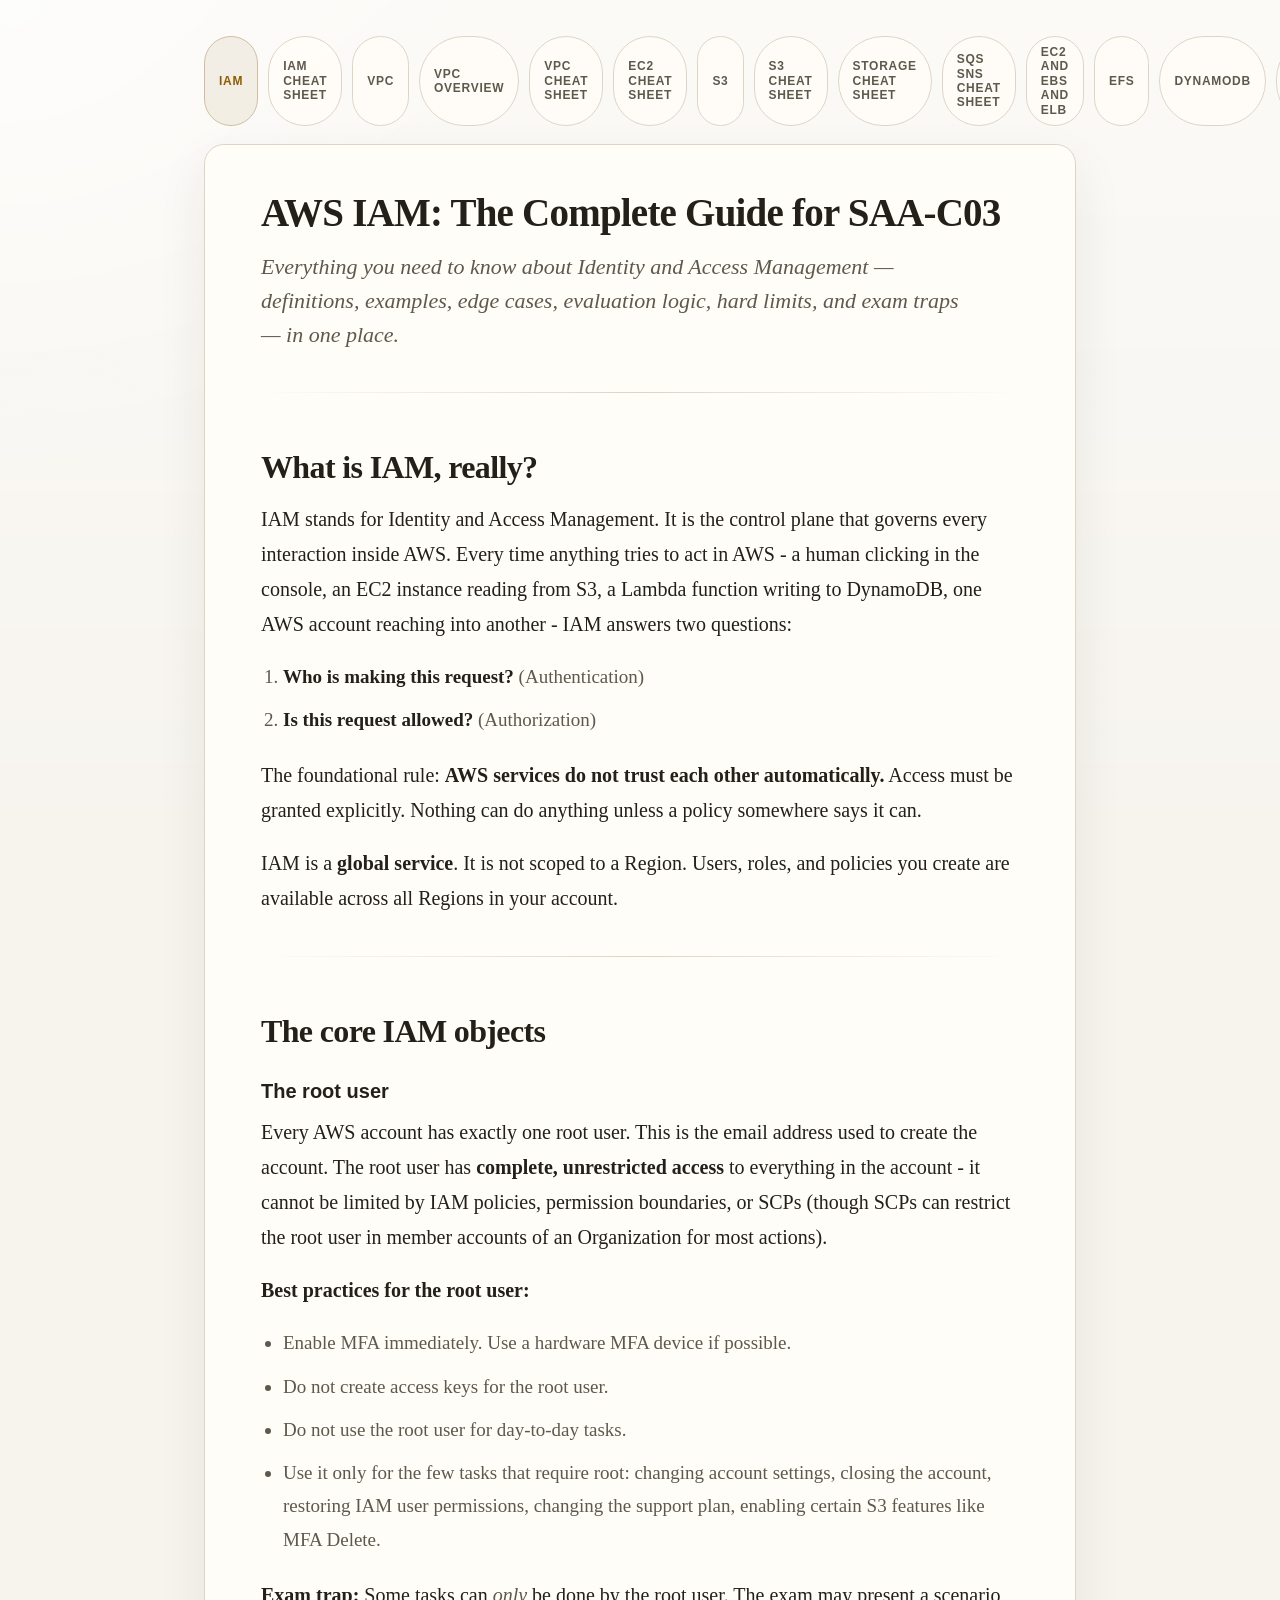
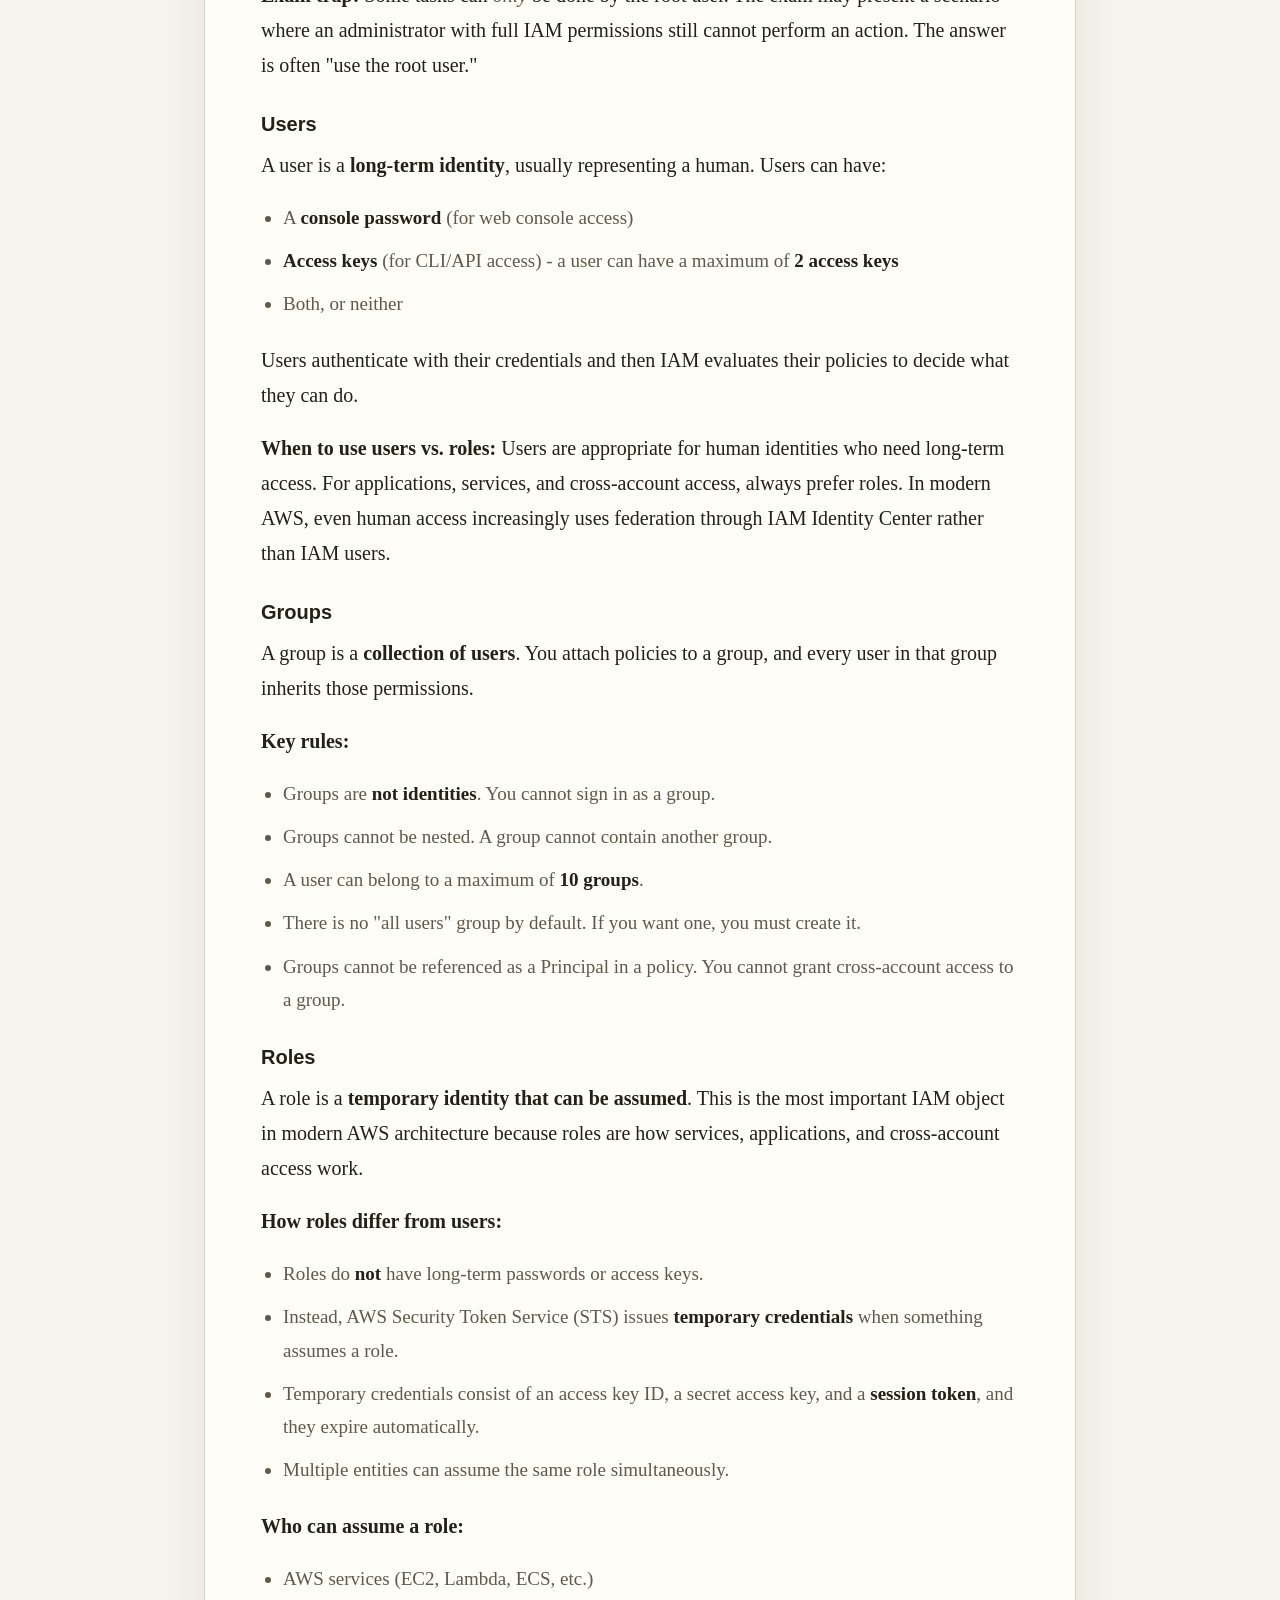
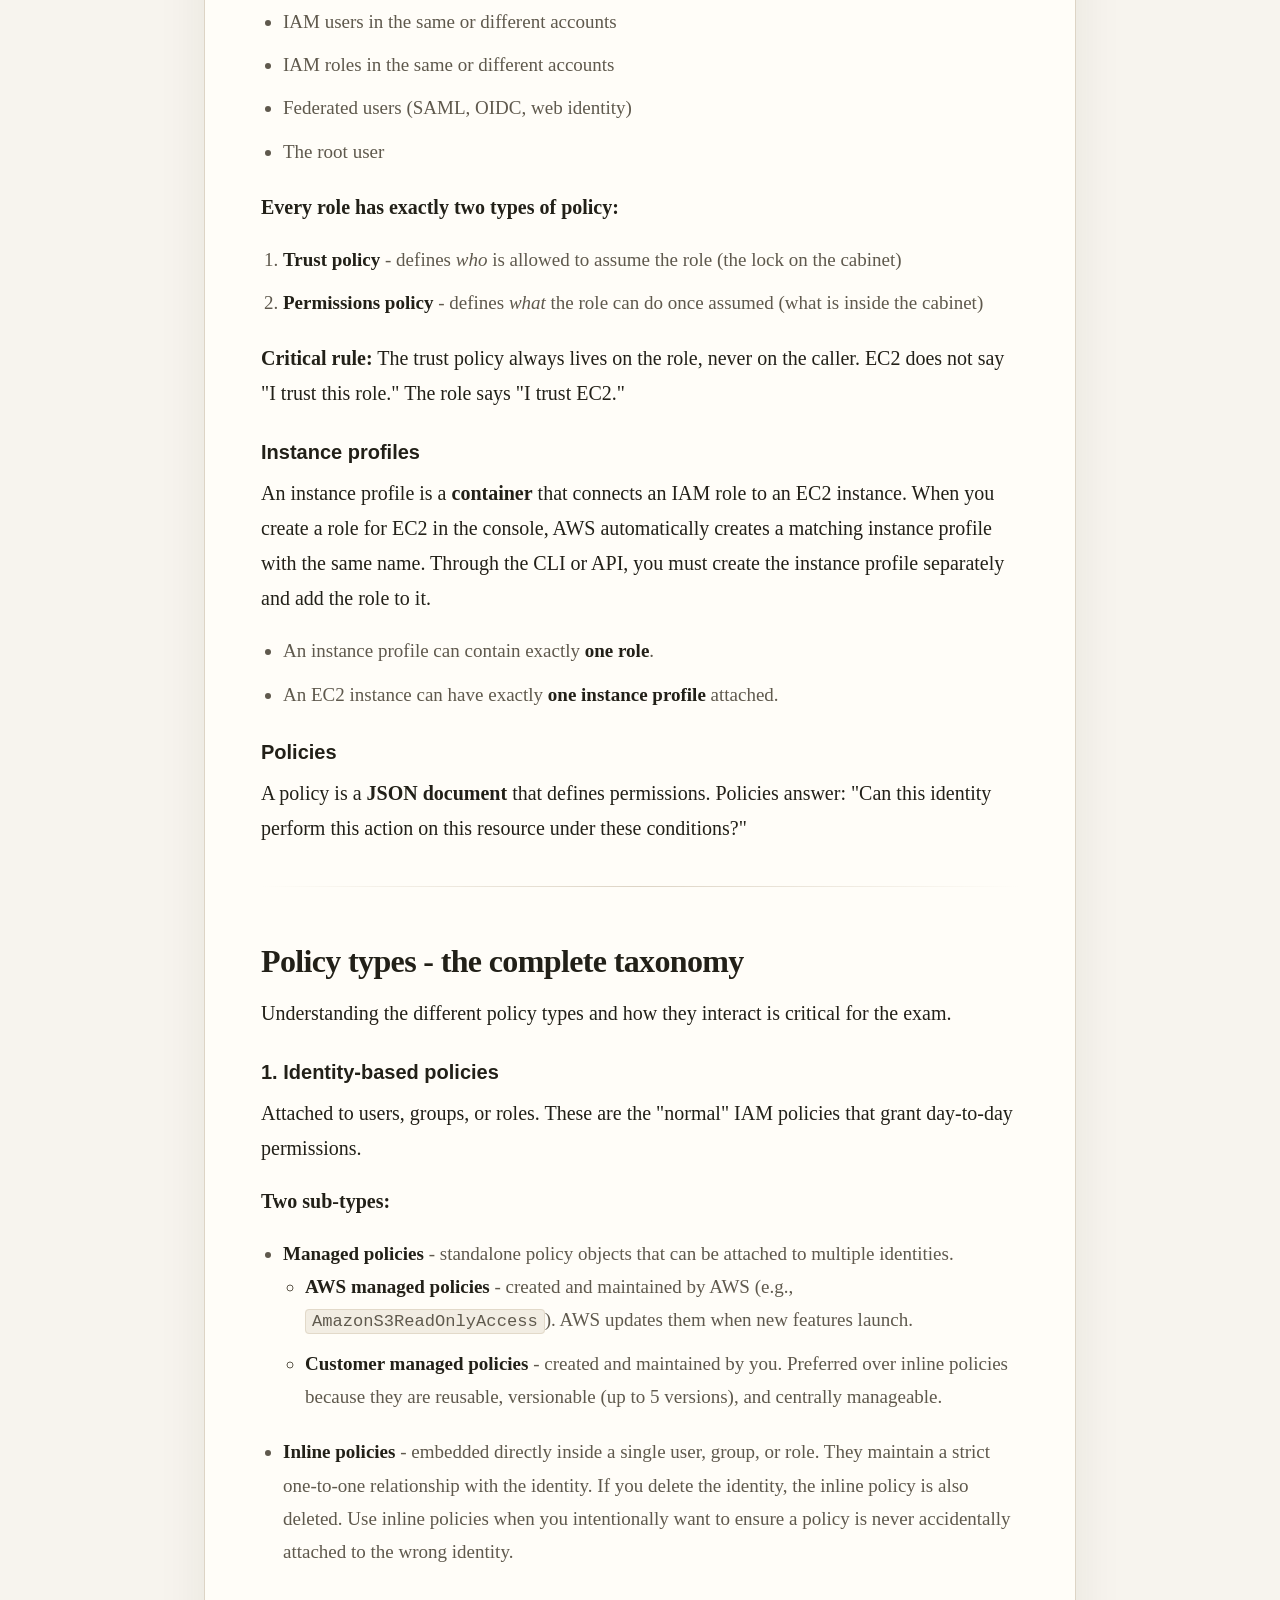
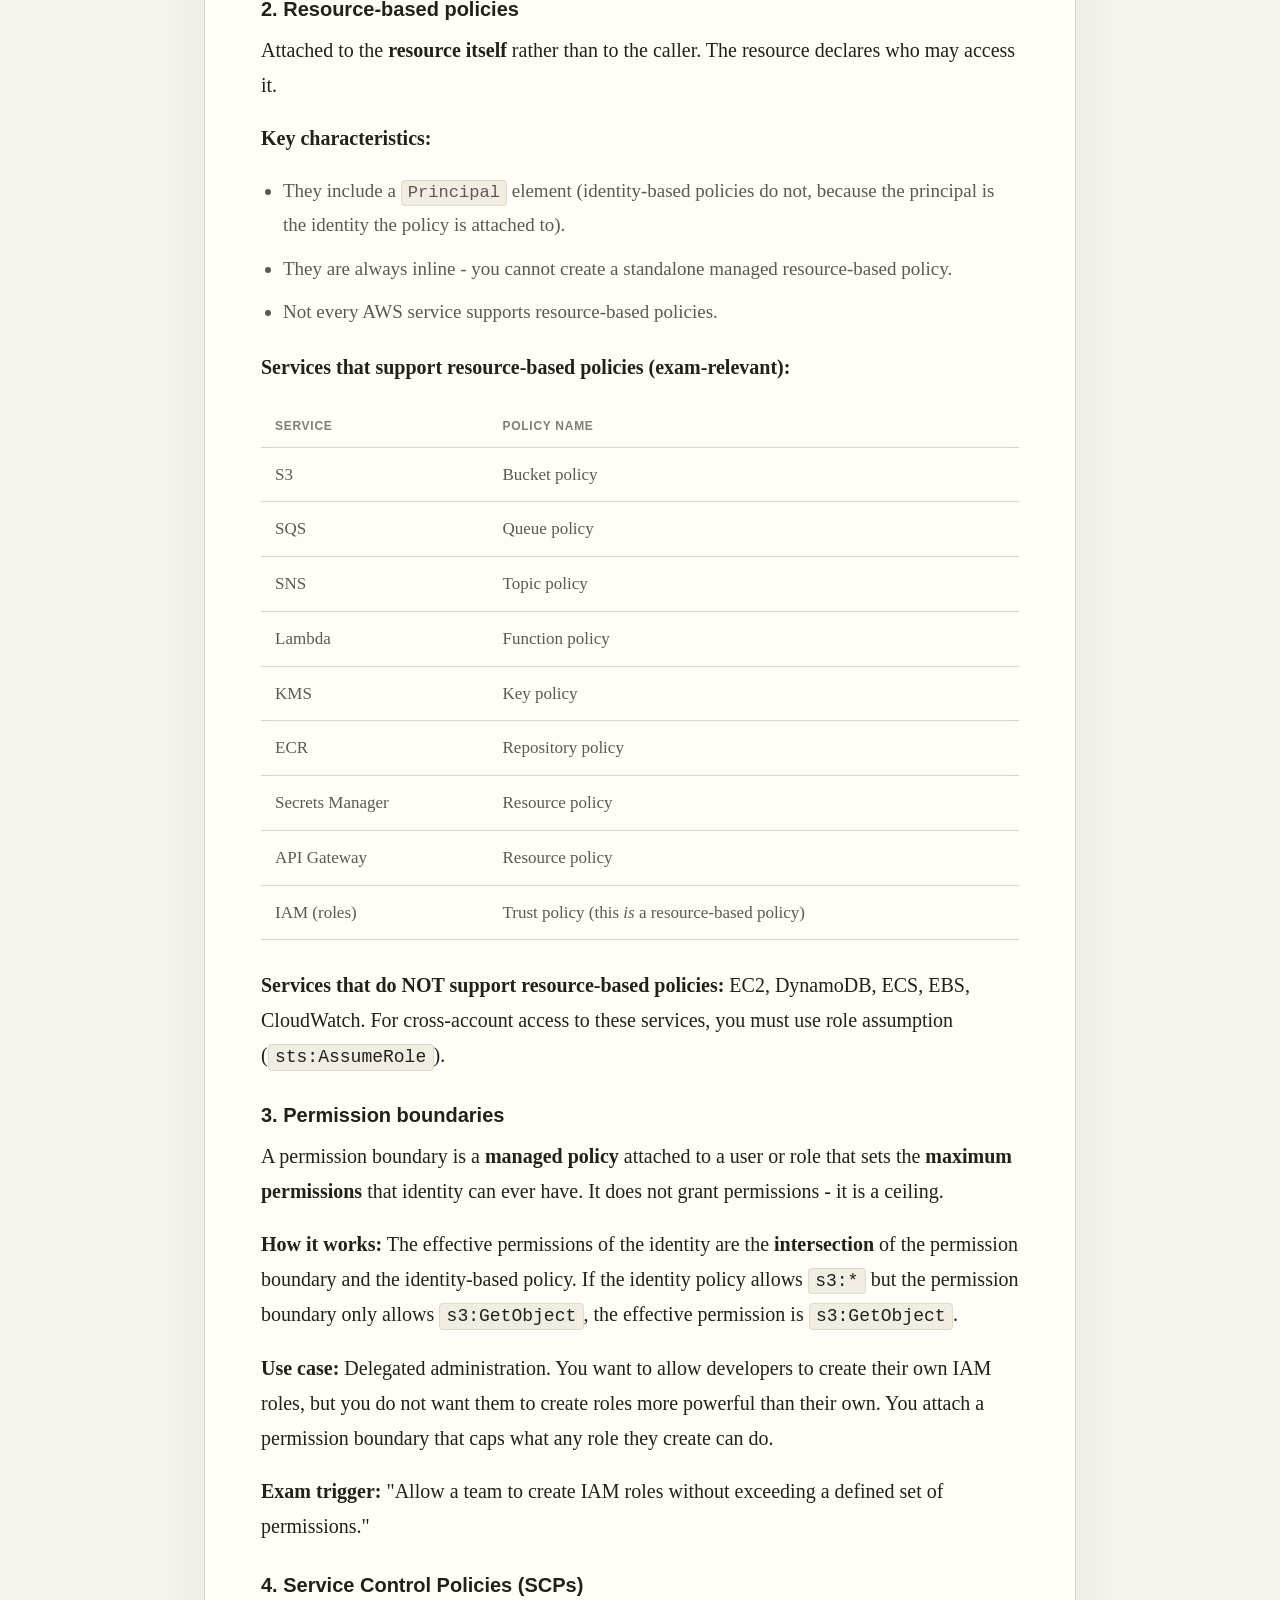
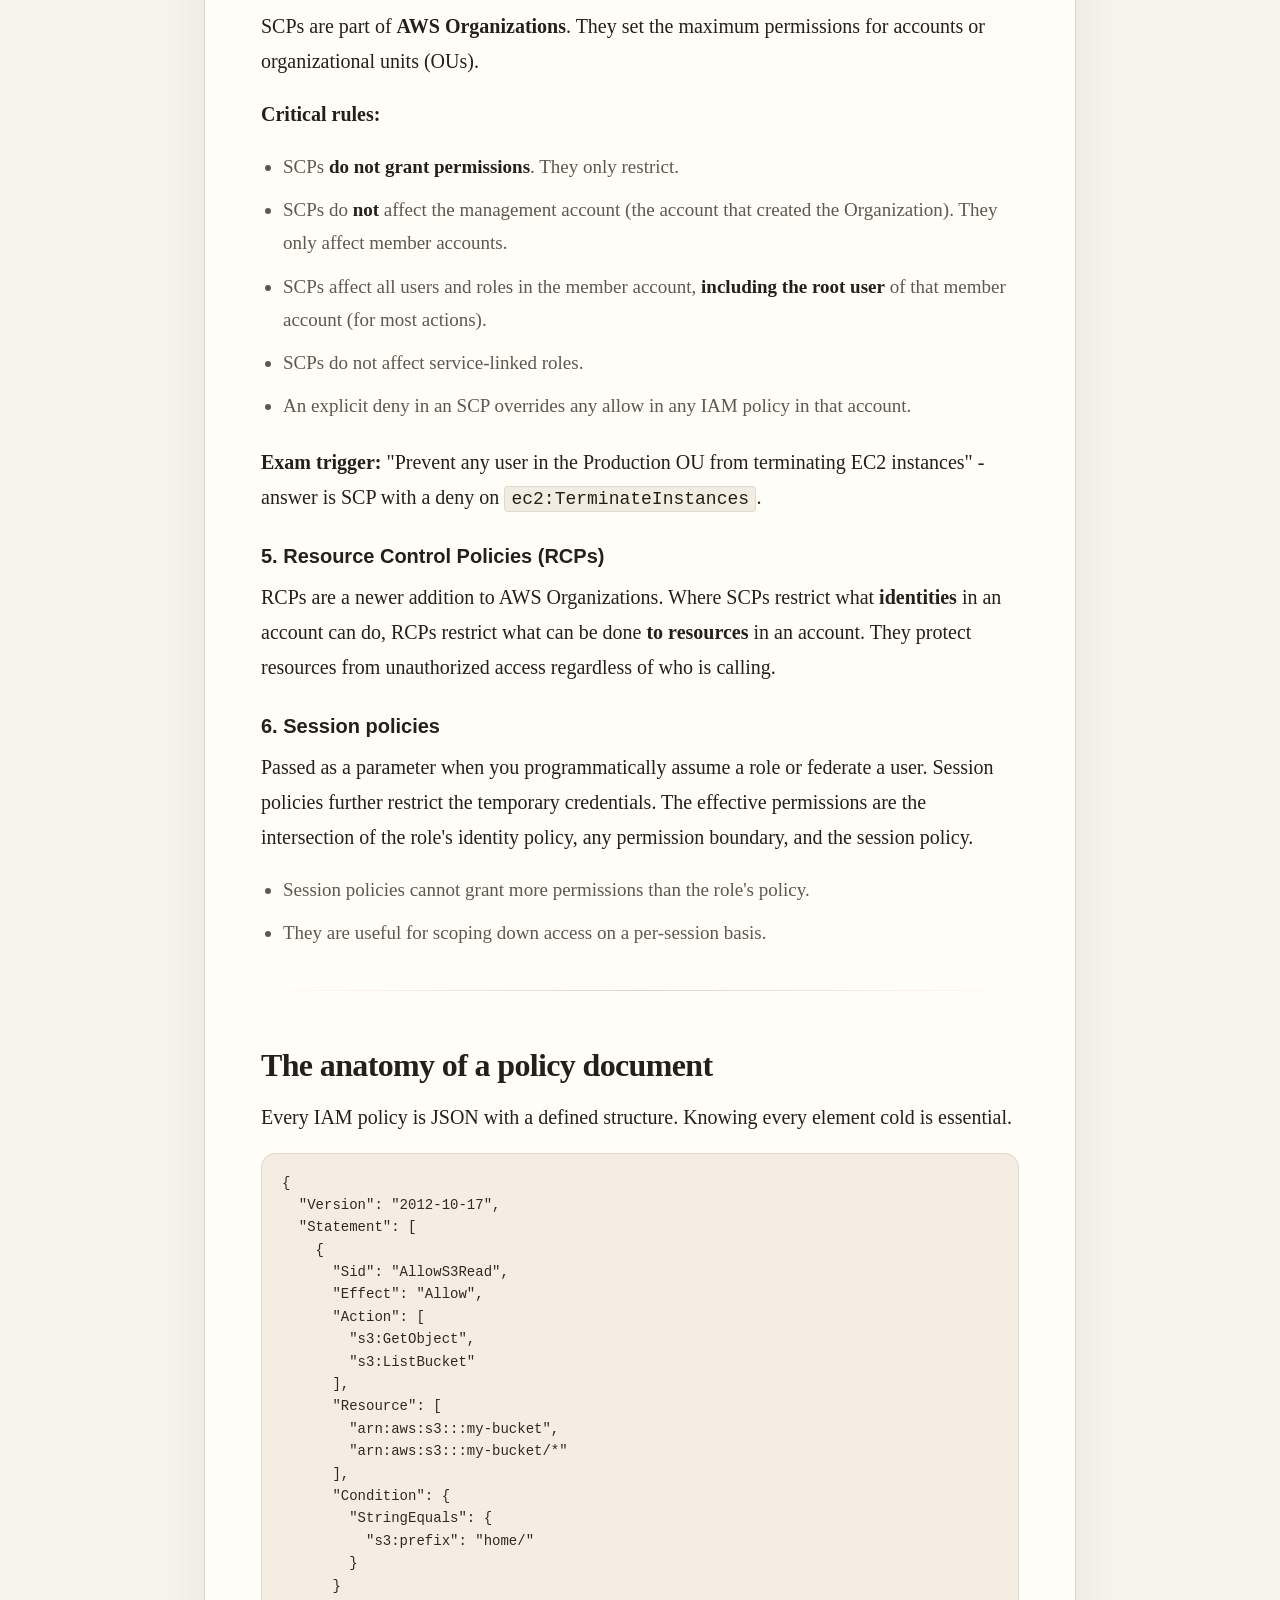
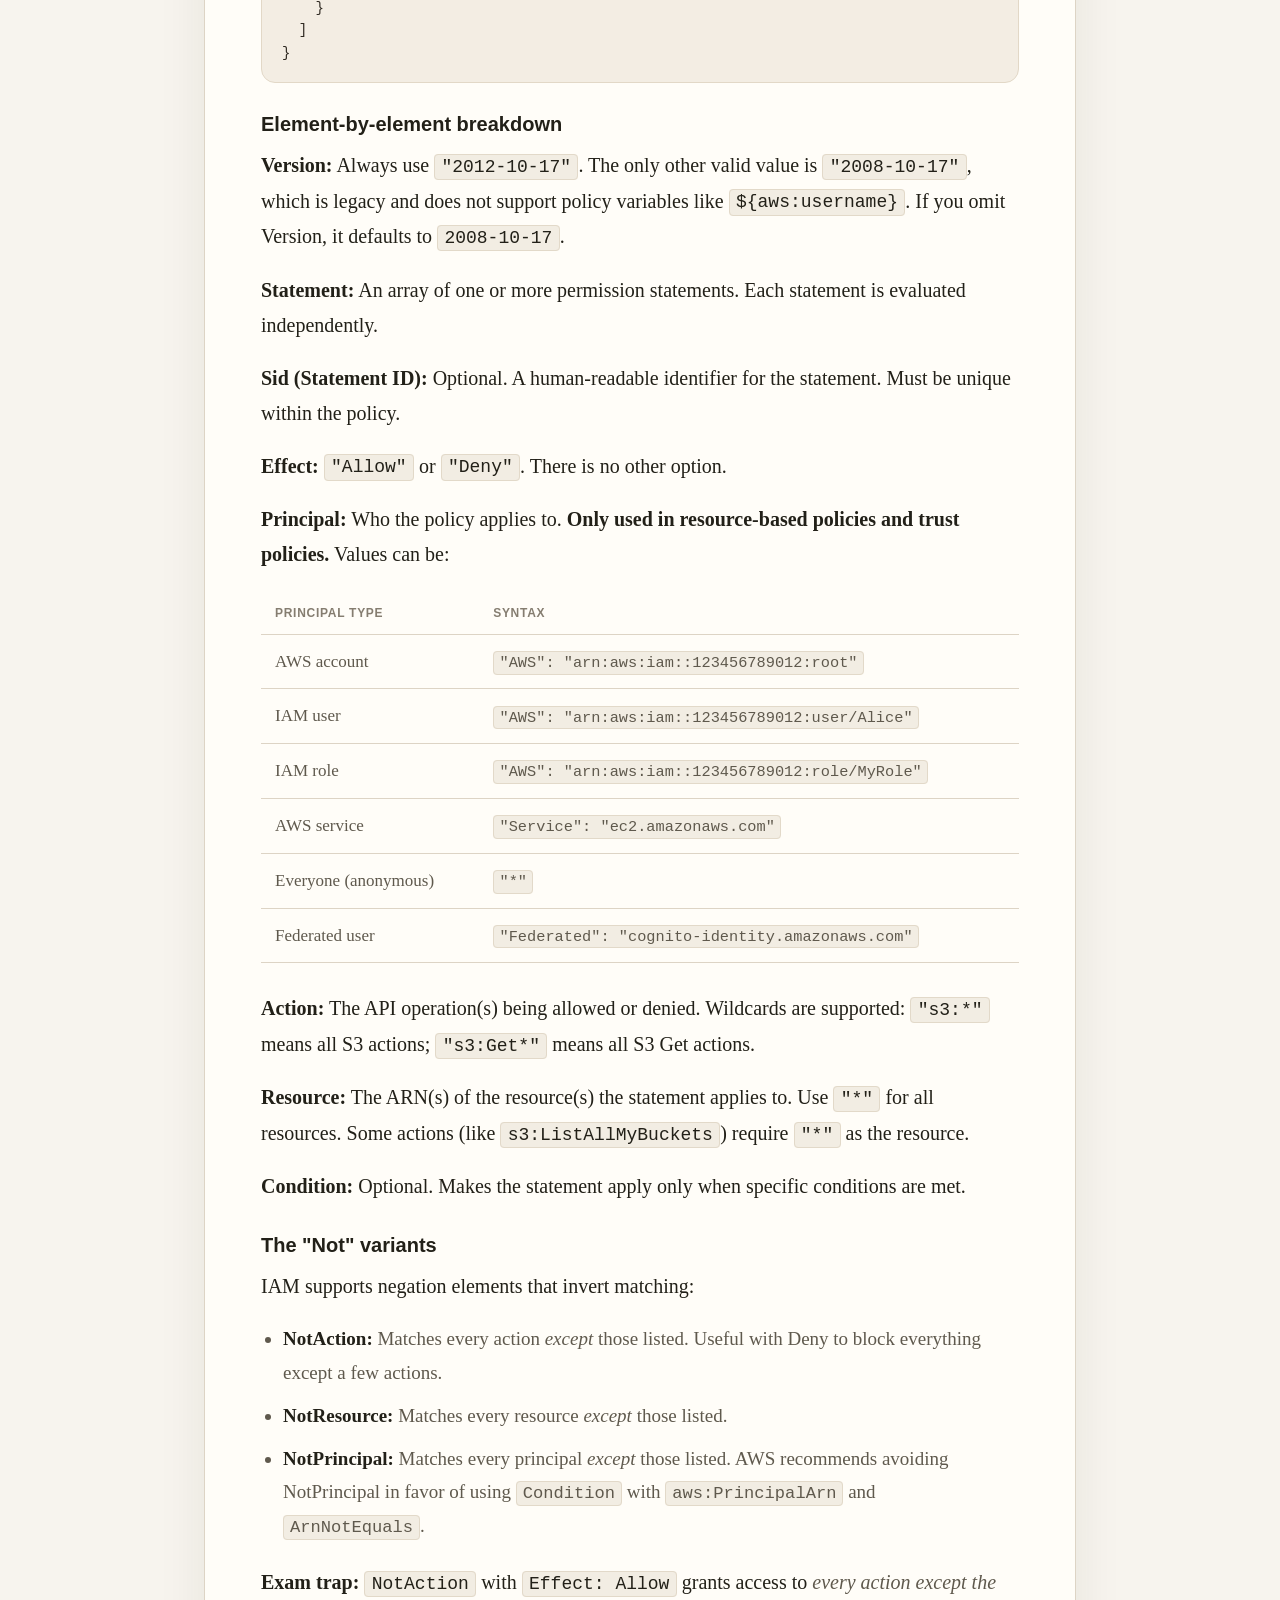
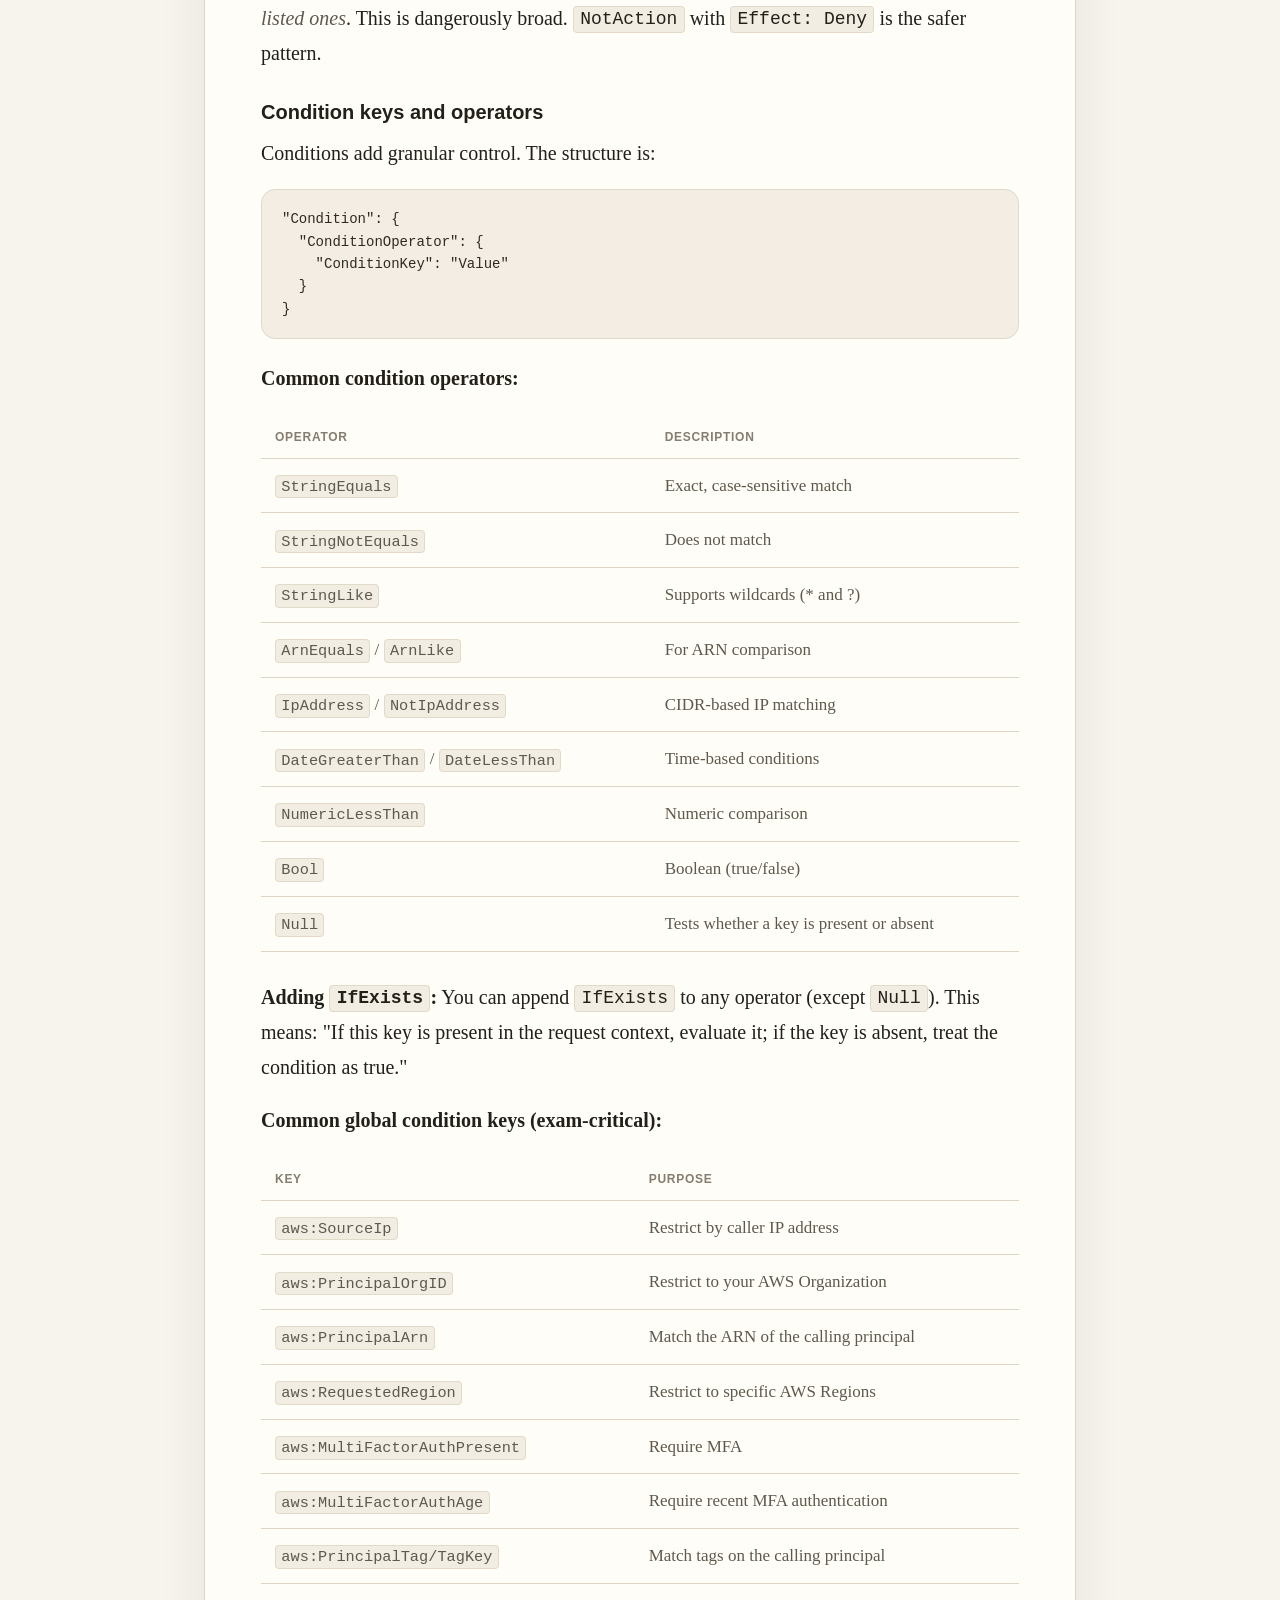
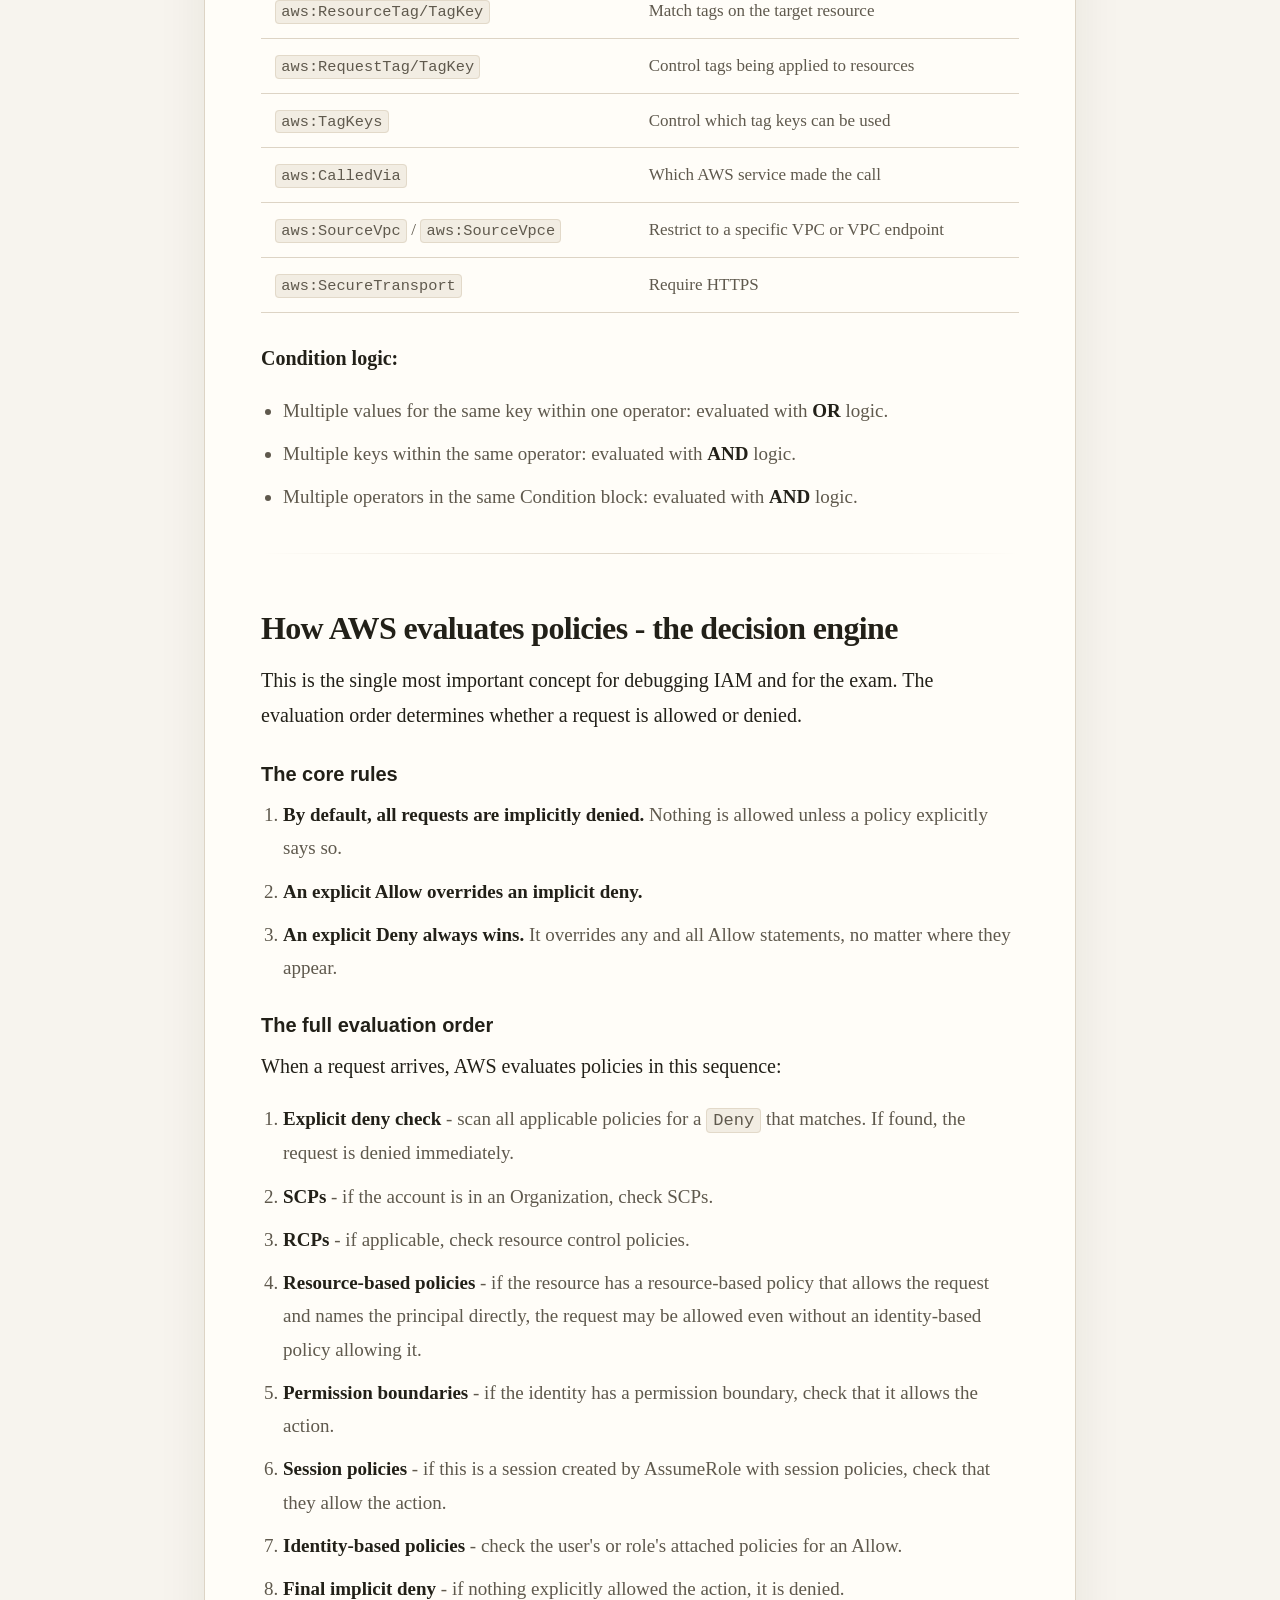
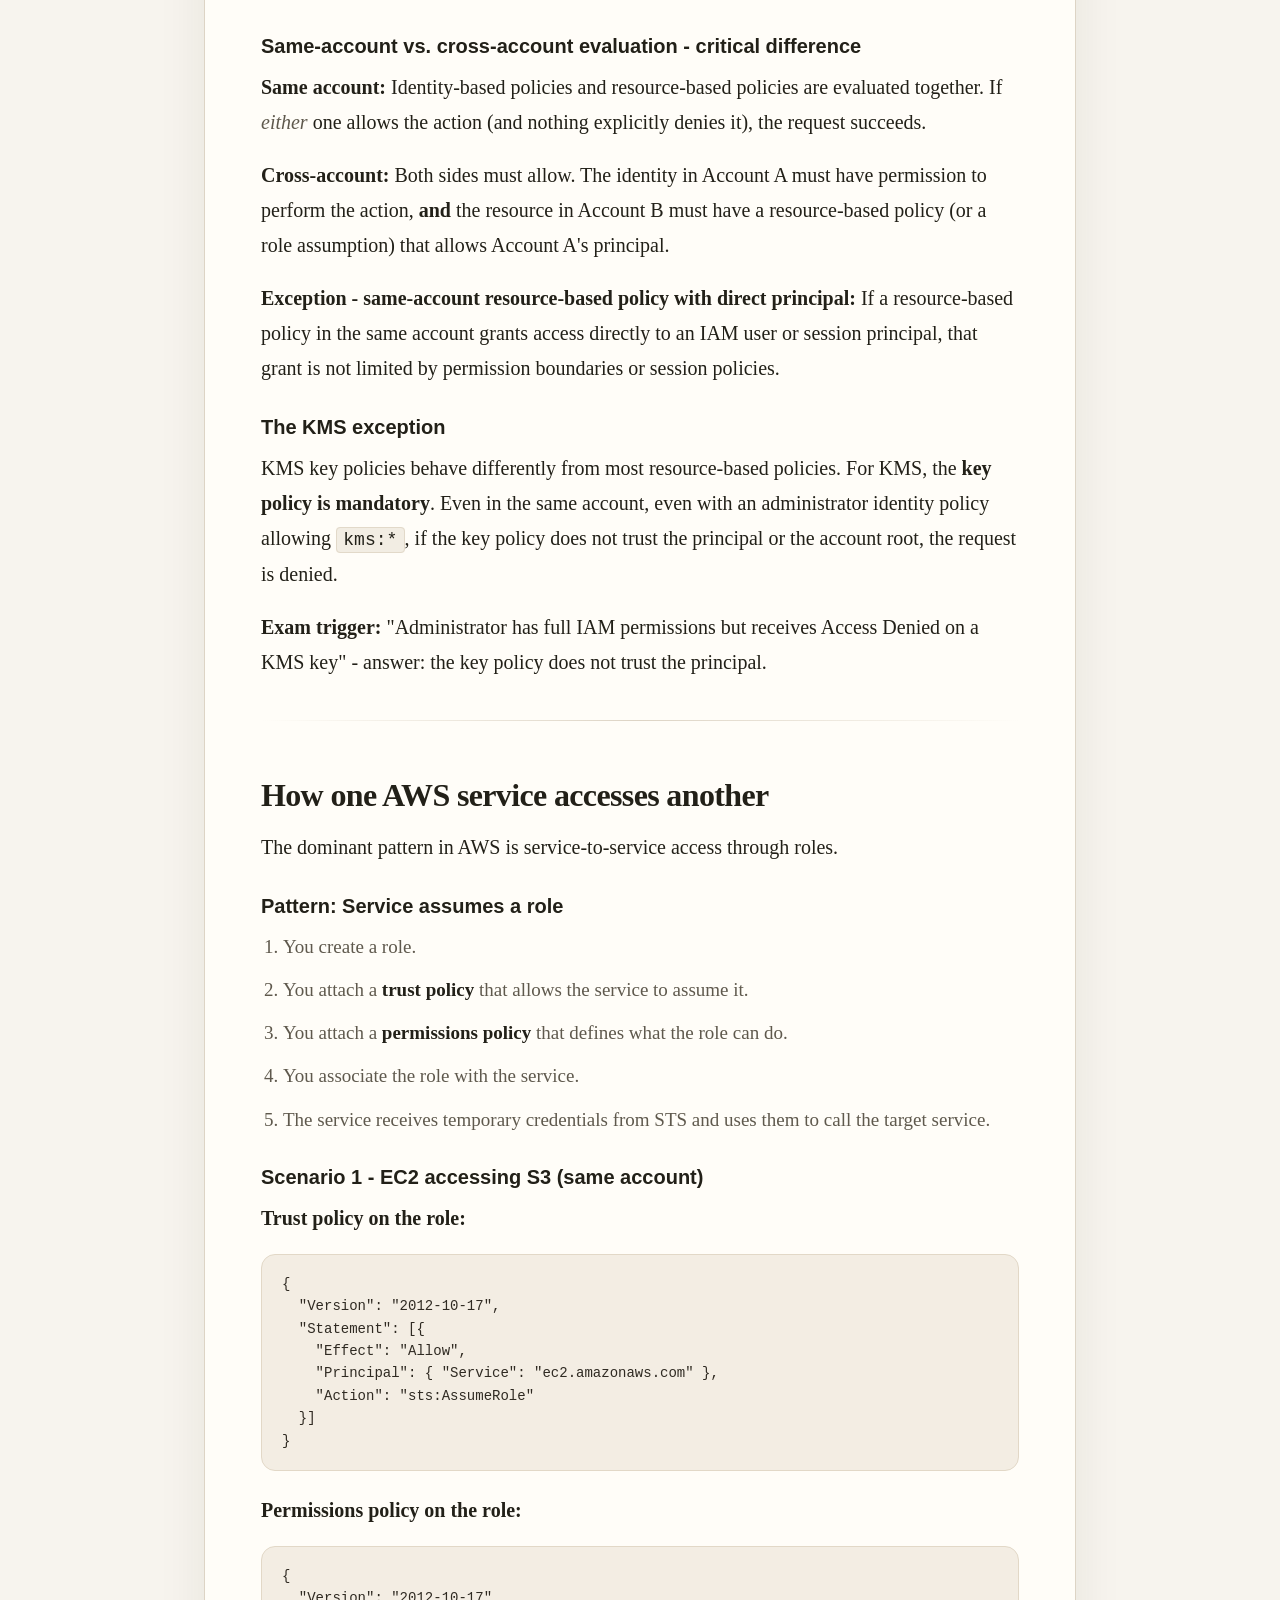
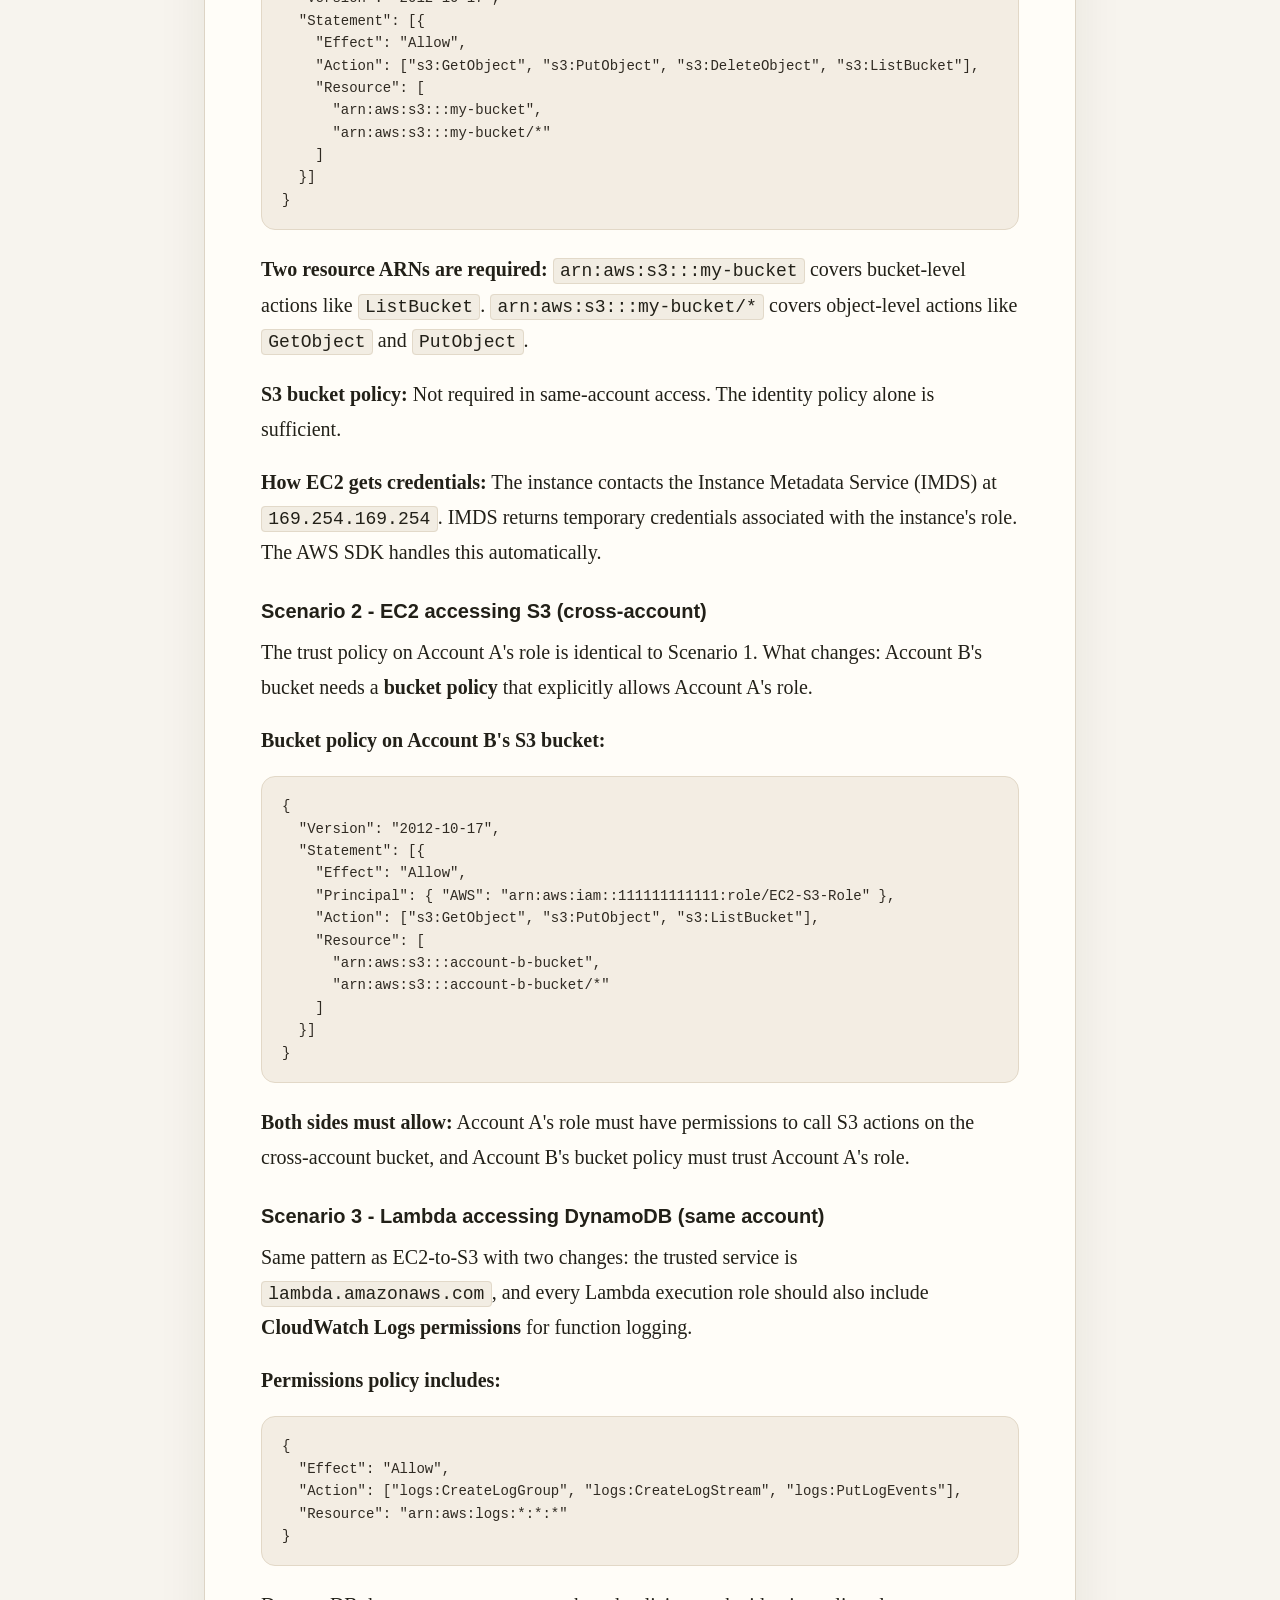
<file: index.html>
<!DOCTYPE html>
<html lang="en">
<head>
<meta charset="UTF-8">
<meta name="viewport" content="width=device-width, initial-scale=1.0">
<title>AWS IAM: The Complete Guide for SAA-C03</title>
<style>
  *, *::before, *::after { box-sizing: border-box; }

  :root {
    --bg: #f7f4ee;
    --paper: #fffdf8;
    --border: #ddd4c5;
    --text: #222018;
    --text-dim: #5f594d;
    --text-faint: #857d70;
    --accent: #8d5c00;
    --accent-soft: rgba(141, 92, 0, 0.08);
    --teal-soft: rgba(13, 111, 103, 0.08);
    --shadow: 0 20px 50px rgba(44, 35, 19, 0.08);
  }

  html { scroll-behavior: smooth; }

  body {
    margin: 0;
    background: var(--bg);
    color: var(--text);
    font-family: Charter, "Iowan Old Style", "Palatino Linotype", "Book Antiqua", Georgia, serif;
    line-height: 1.75;
  }

  body::before {
    content: "";
    position: fixed;
    inset: 0;
    background:
      linear-gradient(180deg, rgba(255,255,255,0.55), rgba(255,255,255,0)),
      radial-gradient(circle at top left, rgba(255,255,255,0.5), transparent 30%);
    pointer-events: none;
    z-index: 0;
  }

  .page {
    position: relative;
    z-index: 1;
    max-width: 920px;
    margin: 0 auto;
    padding: 36px 24px 72px;
  }

  .topnav {
    display: flex;
    gap: 10px;
    margin-bottom: 18px;
  }

  .navlink {
    display: inline-flex;
    align-items: center;
    border: 1px solid var(--border);
    border-radius: 999px;
    padding: 8px 14px;
    background: rgba(255, 253, 248, 0.82);
    color: var(--text-dim);
    text-decoration: none;
    font: 700 12px/1.2 "Helvetica Neue", Arial, sans-serif;
    letter-spacing: 0.06em;
    text-transform: uppercase;
    transition: background 140ms ease, color 140ms ease, border-color 140ms ease;
  }

  .navlink:hover {
    background: var(--accent-soft);
    border-color: #cfbea0;
    color: var(--text);
  }

  .navlink[aria-current="page"] {
    background: var(--accent-soft);
    border-color: #cfbea0;
    color: var(--accent);
  }

  .article {
    background: var(--paper);
    border: 1px solid var(--border);
    border-radius: 20px;
    box-shadow: var(--shadow);
    padding: 48px 56px;
  }

  header {
    margin-bottom: 32px;
  }

  h1 {
    font-size: clamp(27px, 3.5vw, 39px);
    line-height: 1.05;
    margin: 0 0 16px;
    letter-spacing: -0.02em;
  }

  .deck {
    font-size: 22px;
    line-height: 1.55;
    color: var(--text-dim);
    max-width: 720px;
    margin: 0;
  }

  h2 {
    font-size: 32px;
    line-height: 1.15;
    margin: 56px 0 16px;
    letter-spacing: -0.02em;
  }

  h3 {
    font: 700 20px/1.35 "Helvetica Neue", Arial, sans-serif;
    margin: 28px 0 10px;
    color: var(--text);
  }

  p {
    font-size: 20px;
    margin: 0 0 18px;
  }

  ul, ol {
    margin: 0 0 22px 22px;
    padding: 0;
  }

  li {
    font-size: 19px;
    margin-bottom: 10px;
    color: var(--text-dim);
  }

  strong { color: var(--text); }

  em { color: var(--text-dim); }

  code {
    font-family: "SFMono-Regular", Consolas, "Liberation Mono", Menlo, monospace;
    font-size: 0.9em;
    background: #f2ede3;
    border: 1px solid #e2d9c9;
    border-radius: 4px;
    padding: 0.12em 0.35em;
  }

  pre {
    margin: 18px 0 22px;
    padding: 18px 20px;
    overflow-x: auto;
    background: #f3ede3;
    border: 1px solid #e2d8c7;
    border-radius: 14px;
    color: #2f2a22;
    font: 14px/1.6 "SFMono-Regular", Consolas, "Liberation Mono", Menlo, monospace;
  }

  hr {
    border: 0;
    height: 1px;
    margin: 40px 0;
    background: linear-gradient(to right, transparent, var(--border), transparent);
  }

  table {
    width: 100%;
    border-collapse: collapse;
    margin: 22px 0 28px;
    font-size: 17px;
  }

  th, td {
    text-align: left;
    vertical-align: top;
    padding: 12px 14px;
    border-bottom: 1px solid var(--border);
  }

  th {
    font: 700 12px/1.3 "Helvetica Neue", Arial, sans-serif;
    letter-spacing: 0.06em;
    text-transform: uppercase;
    color: var(--text-faint);
  }

  td {
    color: var(--text-dim);
  }

  blockquote {
    margin: 30px 0;
    padding: 8px 0 8px 22px;
    border-left: 3px solid var(--accent);
    color: var(--text-dim);
  }

  .callout {
    margin: 28px 0;
    border: 1px solid var(--border);
    border-radius: 14px;
    padding: 18px 20px;
    background: var(--accent-soft);
  }

  .callout p:last-child { margin-bottom: 0; }
  @media (max-width: 768px) {
    .page {
      padding-top: 24px;
    }

    .topnav {
      margin-bottom: 14px;
    }

    .navlink {
      font-size: 11px;
      padding: 7px 12px;
    }

    .article {
      padding: 28px 18px;
      border-radius: 16px;
    }

    .deck {
      font-size: 18px;
    }

    p {
      font-size: 16px;
    }

    li {
      font-size: 15px;
    }

    h2 {
      font-size: 24px;
    }

    h3 {
      font-size: 18px;
    }

    table {
      display: block;
      overflow-x: auto;
      white-space: nowrap;
      font-size: 14px;
      -webkit-overflow-scrolling: touch;
    }

    th, td {
      padding: 10px 12px;
    }

    pre {
      font-size: 12px;
      padding: 14px 16px;
    }
  }
</style>
</head>
<body>
  <main class="page">
    <nav class="topnav" aria-label="Site sections">
      <a class="navlink" href="./index.html" aria-current="page">IAM</a>
      <a class="navlink" href="./iam-cheat-sheet.html">IAM Cheat Sheet</a>
      <a class="navlink" href="./vpc.html">VPC</a>
      <a class="navlink" href="./vpc-overview.html">VPC Overview</a>
      <a class="navlink" href="./vpc-cheat-sheet.html">VPC Cheat Sheet</a>
      <a class="navlink" href="./ec2-cheat-sheet.html">EC2 Cheat Sheet</a>
      <a class="navlink" href="./s3.html">S3</a>
      <a class="navlink" href="./s3-cheat-sheet.html">S3 Cheat Sheet</a>
      <a class="navlink" href="./storage-cheat-sheet.html">Storage Cheat Sheet</a>
      <a class="navlink" href="./sqs-sns-cheat-sheet.html">SQS SNS Cheat Sheet</a>
      <a class="navlink" href="./ec2-and-ebs.html">EC2 and EBS and ELB</a>
      <a class="navlink" href="./efs.html">EFS</a>
      <a class="navlink" href="./dynamodb.html">DynamoDB</a>
      <a class="navlink" href="./aurora-and-rds.html">Aurora and RDS</a>
      <a class="navlink" href="./route-53.html">Route 53</a>
    </nav>
    <article class="article">
      <header>
        <h1>AWS IAM: The Complete Guide for SAA-C03</h1>
        <p class="deck"><em>Everything you need to know about Identity and Access Management &mdash; definitions, examples, edge cases, evaluation logic, hard limits, and exam traps &mdash; in one place.</em></p>
      </header>

      <hr>

      <section>
        <h2>What is IAM, really?</h2>
        <p>IAM stands for Identity and Access Management. It is the control plane that governs every interaction inside AWS. Every time anything tries to act in AWS - a human clicking in the console, an EC2 instance reading from S3, a Lambda function writing to DynamoDB, one AWS account reaching into another - IAM answers two questions:</p>
        <ol>
          <li><strong>Who is making this request?</strong> (Authentication)</li>
          <li><strong>Is this request allowed?</strong> (Authorization)</li>
        </ol>
        <p>The foundational rule: <strong>AWS services do not trust each other automatically.</strong> Access must be granted explicitly. Nothing can do anything unless a policy somewhere says it can.</p>
        <p>IAM is a <strong>global service</strong>. It is not scoped to a Region. Users, roles, and policies you create are available across all Regions in your account.</p>
      </section>

      <hr>

      <section>
        <h2>The core IAM objects</h2>

        <h3>The root user</h3>
        <p>Every AWS account has exactly one root user. This is the email address used to create the account. The root user has <strong>complete, unrestricted access</strong> to everything in the account - it cannot be limited by IAM policies, permission boundaries, or SCPs (though SCPs can restrict the root user in member accounts of an Organization for most actions).</p>
        <p><strong>Best practices for the root user:</strong></p>
        <ul>
          <li>Enable MFA immediately. Use a hardware MFA device if possible.</li>
          <li>Do not create access keys for the root user.</li>
          <li>Do not use the root user for day-to-day tasks.</li>
          <li>Use it only for the few tasks that require root: changing account settings, closing the account, restoring IAM user permissions, changing the support plan, enabling certain S3 features like MFA Delete.</li>
        </ul>
        <p><strong>Exam trap:</strong> Some tasks can <em>only</em> be done by the root user. The exam may present a scenario where an administrator with full IAM permissions still cannot perform an action. The answer is often "use the root user."</p>

        <h3>Users</h3>
        <p>A user is a <strong>long-term identity</strong>, usually representing a human. Users can have:</p>
        <ul>
          <li>A <strong>console password</strong> (for web console access)</li>
          <li><strong>Access keys</strong> (for CLI/API access) - a user can have a maximum of <strong>2 access keys</strong></li>
          <li>Both, or neither</li>
        </ul>
        <p>Users authenticate with their credentials and then IAM evaluates their policies to decide what they can do.</p>
        <p><strong>When to use users vs. roles:</strong> Users are appropriate for human identities who need long-term access. For applications, services, and cross-account access, always prefer roles. In modern AWS, even human access increasingly uses federation through IAM Identity Center rather than IAM users.</p>

        <h3>Groups</h3>
        <p>A group is a <strong>collection of users</strong>. You attach policies to a group, and every user in that group inherits those permissions.</p>
        <p><strong>Key rules:</strong></p>
        <ul>
          <li>Groups are <strong>not identities</strong>. You cannot sign in as a group.</li>
          <li>Groups cannot be nested. A group cannot contain another group.</li>
          <li>A user can belong to a maximum of <strong>10 groups</strong>.</li>
          <li>There is no "all users" group by default. If you want one, you must create it.</li>
          <li>Groups cannot be referenced as a Principal in a policy. You cannot grant cross-account access to a group.</li>
        </ul>

        <h3>Roles</h3>
        <p>A role is a <strong>temporary identity that can be assumed</strong>. This is the most important IAM object in modern AWS architecture because roles are how services, applications, and cross-account access work.</p>
        <p><strong>How roles differ from users:</strong></p>
        <ul>
          <li>Roles do <strong>not</strong> have long-term passwords or access keys.</li>
          <li>Instead, AWS Security Token Service (STS) issues <strong>temporary credentials</strong> when something assumes a role.</li>
          <li>Temporary credentials consist of an access key ID, a secret access key, and a <strong>session token</strong>, and they expire automatically.</li>
          <li>Multiple entities can assume the same role simultaneously.</li>
        </ul>
        <p><strong>Who can assume a role:</strong></p>
        <ul>
          <li>AWS services (EC2, Lambda, ECS, etc.)</li>
          <li>IAM users in the same or different accounts</li>
          <li>IAM roles in the same or different accounts</li>
          <li>Federated users (SAML, OIDC, web identity)</li>
          <li>The root user</li>
        </ul>
        <p><strong>Every role has exactly two types of policy:</strong></p>
        <ol>
          <li><strong>Trust policy</strong> - defines <em>who</em> is allowed to assume the role (the lock on the cabinet)</li>
          <li><strong>Permissions policy</strong> - defines <em>what</em> the role can do once assumed (what is inside the cabinet)</li>
        </ol>
        <p><strong>Critical rule:</strong> The trust policy always lives on the role, never on the caller. EC2 does not say "I trust this role." The role says "I trust EC2."</p>

        <h3>Instance profiles</h3>
        <p>An instance profile is a <strong>container</strong> that connects an IAM role to an EC2 instance. When you create a role for EC2 in the console, AWS automatically creates a matching instance profile with the same name. Through the CLI or API, you must create the instance profile separately and add the role to it.</p>
        <ul>
          <li>An instance profile can contain exactly <strong>one role</strong>.</li>
          <li>An EC2 instance can have exactly <strong>one instance profile</strong> attached.</li>
        </ul>

        <h3>Policies</h3>
        <p>A policy is a <strong>JSON document</strong> that defines permissions. Policies answer: "Can this identity perform this action on this resource under these conditions?"</p>
      </section>

      <hr>

      <section>
        <h2>Policy types - the complete taxonomy</h2>
        <p>Understanding the different policy types and how they interact is critical for the exam.</p>

        <h3>1. Identity-based policies</h3>
        <p>Attached to users, groups, or roles. These are the "normal" IAM policies that grant day-to-day permissions.</p>
        <p><strong>Two sub-types:</strong></p>
        <ul>
          <li><strong>Managed policies</strong> - standalone policy objects that can be attached to multiple identities.
            <ul>
              <li><strong>AWS managed policies</strong> - created and maintained by AWS (e.g., <code>AmazonS3ReadOnlyAccess</code>). AWS updates them when new features launch.</li>
              <li><strong>Customer managed policies</strong> - created and maintained by you. Preferred over inline policies because they are reusable, versionable (up to 5 versions), and centrally manageable.</li>
            </ul>
          </li>
          <li><strong>Inline policies</strong> - embedded directly inside a single user, group, or role. They maintain a strict one-to-one relationship with the identity. If you delete the identity, the inline policy is also deleted. Use inline policies when you intentionally want to ensure a policy is never accidentally attached to the wrong identity.</li>
        </ul>

        <h3>2. Resource-based policies</h3>
        <p>Attached to the <strong>resource itself</strong> rather than to the caller. The resource declares who may access it.</p>
        <p><strong>Key characteristics:</strong></p>
        <ul>
          <li>They include a <code>Principal</code> element (identity-based policies do not, because the principal is the identity the policy is attached to).</li>
          <li>They are always inline - you cannot create a standalone managed resource-based policy.</li>
          <li>Not every AWS service supports resource-based policies.</li>
        </ul>
        <p><strong>Services that support resource-based policies (exam-relevant):</strong></p>
        <table>
          <thead>
            <tr>
              <th>Service</th>
              <th>Policy name</th>
            </tr>
          </thead>
          <tbody>
            <tr><td>S3</td><td>Bucket policy</td></tr>
            <tr><td>SQS</td><td>Queue policy</td></tr>
            <tr><td>SNS</td><td>Topic policy</td></tr>
            <tr><td>Lambda</td><td>Function policy</td></tr>
            <tr><td>KMS</td><td>Key policy</td></tr>
            <tr><td>ECR</td><td>Repository policy</td></tr>
            <tr><td>Secrets Manager</td><td>Resource policy</td></tr>
            <tr><td>API Gateway</td><td>Resource policy</td></tr>
            <tr><td>IAM (roles)</td><td>Trust policy (this <em>is</em> a resource-based policy)</td></tr>
          </tbody>
        </table>
        <p><strong>Services that do NOT support resource-based policies:</strong> EC2, DynamoDB, ECS, EBS, CloudWatch. For cross-account access to these services, you must use role assumption (<code>sts:AssumeRole</code>).</p>

        <h3>3. Permission boundaries</h3>
        <p>A permission boundary is a <strong>managed policy</strong> attached to a user or role that sets the <strong>maximum permissions</strong> that identity can ever have. It does not grant permissions - it is a ceiling.</p>
        <p><strong>How it works:</strong> The effective permissions of the identity are the <strong>intersection</strong> of the permission boundary and the identity-based policy. If the identity policy allows <code>s3:*</code> but the permission boundary only allows <code>s3:GetObject</code>, the effective permission is <code>s3:GetObject</code>.</p>
        <p><strong>Use case:</strong> Delegated administration. You want to allow developers to create their own IAM roles, but you do not want them to create roles more powerful than their own. You attach a permission boundary that caps what any role they create can do.</p>
        <p><strong>Exam trigger:</strong> "Allow a team to create IAM roles without exceeding a defined set of permissions."</p>

        <h3>4. Service Control Policies (SCPs)</h3>
        <p>SCPs are part of <strong>AWS Organizations</strong>. They set the maximum permissions for accounts or organizational units (OUs).</p>
        <p><strong>Critical rules:</strong></p>
        <ul>
          <li>SCPs <strong>do not grant permissions</strong>. They only restrict.</li>
          <li>SCPs do <strong>not</strong> affect the management account (the account that created the Organization). They only affect member accounts.</li>
          <li>SCPs affect all users and roles in the member account, <strong>including the root user</strong> of that member account (for most actions).</li>
          <li>SCPs do not affect service-linked roles.</li>
          <li>An explicit deny in an SCP overrides any allow in any IAM policy in that account.</li>
        </ul>
        <p><strong>Exam trigger:</strong> "Prevent any user in the Production OU from terminating EC2 instances" - answer is SCP with a deny on <code>ec2:TerminateInstances</code>.</p>

        <h3>5. Resource Control Policies (RCPs)</h3>
        <p>RCPs are a newer addition to AWS Organizations. Where SCPs restrict what <strong>identities</strong> in an account can do, RCPs restrict what can be done <strong>to resources</strong> in an account. They protect resources from unauthorized access regardless of who is calling.</p>

        <h3>6. Session policies</h3>
        <p>Passed as a parameter when you programmatically assume a role or federate a user. Session policies further restrict the temporary credentials. The effective permissions are the intersection of the role's identity policy, any permission boundary, and the session policy.</p>
        <ul>
          <li>Session policies cannot grant more permissions than the role's policy.</li>
          <li>They are useful for scoping down access on a per-session basis.</li>
        </ul>
      </section>

      <hr>

      <section>
        <h2>The anatomy of a policy document</h2>
        <p>Every IAM policy is JSON with a defined structure. Knowing every element cold is essential.</p>
<pre>{
  "Version": "2012-10-17",
  "Statement": [
    {
      "Sid": "AllowS3Read",
      "Effect": "Allow",
      "Action": [
        "s3:GetObject",
        "s3:ListBucket"
      ],
      "Resource": [
        "arn:aws:s3:::my-bucket",
        "arn:aws:s3:::my-bucket/*"
      ],
      "Condition": {
        "StringEquals": {
          "s3:prefix": "home/"
        }
      }
    }
  ]
}</pre>

        <h3>Element-by-element breakdown</h3>
        <p><strong>Version:</strong> Always use <code>"2012-10-17"</code>. The only other valid value is <code>"2008-10-17"</code>, which is legacy and does not support policy variables like <code>${aws:username}</code>. If you omit Version, it defaults to <code>2008-10-17</code>.</p>
        <p><strong>Statement:</strong> An array of one or more permission statements. Each statement is evaluated independently.</p>
        <p><strong>Sid (Statement ID):</strong> Optional. A human-readable identifier for the statement. Must be unique within the policy.</p>
        <p><strong>Effect:</strong> <code>"Allow"</code> or <code>"Deny"</code>. There is no other option.</p>
        <p><strong>Principal:</strong> Who the policy applies to. <strong>Only used in resource-based policies and trust policies.</strong> Values can be:</p>
        <table>
          <thead>
            <tr>
              <th>Principal type</th>
              <th>Syntax</th>
            </tr>
          </thead>
          <tbody>
            <tr><td>AWS account</td><td><code>"AWS": "arn:aws:iam::123456789012:root"</code></td></tr>
            <tr><td>IAM user</td><td><code>"AWS": "arn:aws:iam::123456789012:user/Alice"</code></td></tr>
            <tr><td>IAM role</td><td><code>"AWS": "arn:aws:iam::123456789012:role/MyRole"</code></td></tr>
            <tr><td>AWS service</td><td><code>"Service": "ec2.amazonaws.com"</code></td></tr>
            <tr><td>Everyone (anonymous)</td><td><code>"*"</code></td></tr>
            <tr><td>Federated user</td><td><code>"Federated": "cognito-identity.amazonaws.com"</code></td></tr>
          </tbody>
        </table>
        <p><strong>Action:</strong> The API operation(s) being allowed or denied. Wildcards are supported: <code>"s3:*"</code> means all S3 actions; <code>"s3:Get*"</code> means all S3 Get actions.</p>
        <p><strong>Resource:</strong> The ARN(s) of the resource(s) the statement applies to. Use <code>"*"</code> for all resources. Some actions (like <code>s3:ListAllMyBuckets</code>) require <code>"*"</code> as the resource.</p>
        <p><strong>Condition:</strong> Optional. Makes the statement apply only when specific conditions are met.</p>

        <h3>The "Not" variants</h3>
        <p>IAM supports negation elements that invert matching:</p>
        <ul>
          <li><strong>NotAction:</strong> Matches every action <em>except</em> those listed. Useful with Deny to block everything except a few actions.</li>
          <li><strong>NotResource:</strong> Matches every resource <em>except</em> those listed.</li>
          <li><strong>NotPrincipal:</strong> Matches every principal <em>except</em> those listed. AWS recommends avoiding NotPrincipal in favor of using <code>Condition</code> with <code>aws:PrincipalArn</code> and <code>ArnNotEquals</code>.</li>
        </ul>
        <p><strong>Exam trap:</strong> <code>NotAction</code> with <code>Effect: Allow</code> grants access to <em>every action except the listed ones</em>. This is dangerously broad. <code>NotAction</code> with <code>Effect: Deny</code> is the safer pattern.</p>

        <h3>Condition keys and operators</h3>
        <p>Conditions add granular control. The structure is:</p>
<pre>"Condition": {
  "ConditionOperator": {
    "ConditionKey": "Value"
  }
}</pre>
        <p><strong>Common condition operators:</strong></p>
        <table>
          <thead>
            <tr>
              <th>Operator</th>
              <th>Description</th>
            </tr>
          </thead>
          <tbody>
            <tr><td><code>StringEquals</code></td><td>Exact, case-sensitive match</td></tr>
            <tr><td><code>StringNotEquals</code></td><td>Does not match</td></tr>
            <tr><td><code>StringLike</code></td><td>Supports wildcards (* and ?)</td></tr>
            <tr><td><code>ArnEquals</code> / <code>ArnLike</code></td><td>For ARN comparison</td></tr>
            <tr><td><code>IpAddress</code> / <code>NotIpAddress</code></td><td>CIDR-based IP matching</td></tr>
            <tr><td><code>DateGreaterThan</code> / <code>DateLessThan</code></td><td>Time-based conditions</td></tr>
            <tr><td><code>NumericLessThan</code></td><td>Numeric comparison</td></tr>
            <tr><td><code>Bool</code></td><td>Boolean (true/false)</td></tr>
            <tr><td><code>Null</code></td><td>Tests whether a key is present or absent</td></tr>
          </tbody>
        </table>
        <p><strong>Adding <code>IfExists</code>:</strong> You can append <code>IfExists</code> to any operator (except <code>Null</code>). This means: "If this key is present in the request context, evaluate it; if the key is absent, treat the condition as true."</p>
        <p><strong>Common global condition keys (exam-critical):</strong></p>
        <table>
          <thead>
            <tr>
              <th>Key</th>
              <th>Purpose</th>
            </tr>
          </thead>
          <tbody>
            <tr><td><code>aws:SourceIp</code></td><td>Restrict by caller IP address</td></tr>
            <tr><td><code>aws:PrincipalOrgID</code></td><td>Restrict to your AWS Organization</td></tr>
            <tr><td><code>aws:PrincipalArn</code></td><td>Match the ARN of the calling principal</td></tr>
            <tr><td><code>aws:RequestedRegion</code></td><td>Restrict to specific AWS Regions</td></tr>
            <tr><td><code>aws:MultiFactorAuthPresent</code></td><td>Require MFA</td></tr>
            <tr><td><code>aws:MultiFactorAuthAge</code></td><td>Require recent MFA authentication</td></tr>
            <tr><td><code>aws:PrincipalTag/TagKey</code></td><td>Match tags on the calling principal</td></tr>
            <tr><td><code>aws:ResourceTag/TagKey</code></td><td>Match tags on the target resource</td></tr>
            <tr><td><code>aws:RequestTag/TagKey</code></td><td>Control tags being applied to resources</td></tr>
            <tr><td><code>aws:TagKeys</code></td><td>Control which tag keys can be used</td></tr>
            <tr><td><code>aws:CalledVia</code></td><td>Which AWS service made the call</td></tr>
            <tr><td><code>aws:SourceVpc</code> / <code>aws:SourceVpce</code></td><td>Restrict to a specific VPC or VPC endpoint</td></tr>
            <tr><td><code>aws:SecureTransport</code></td><td>Require HTTPS</td></tr>
          </tbody>
        </table>
        <p><strong>Condition logic:</strong></p>
        <ul>
          <li>Multiple values for the same key within one operator: evaluated with <strong>OR</strong> logic.</li>
          <li>Multiple keys within the same operator: evaluated with <strong>AND</strong> logic.</li>
          <li>Multiple operators in the same Condition block: evaluated with <strong>AND</strong> logic.</li>
        </ul>
      </section>

      <hr>

      <section>
        <h2>How AWS evaluates policies - the decision engine</h2>
        <p>This is the single most important concept for debugging IAM and for the exam. The evaluation order determines whether a request is allowed or denied.</p>

        <h3>The core rules</h3>
        <ol>
          <li><strong>By default, all requests are implicitly denied.</strong> Nothing is allowed unless a policy explicitly says so.</li>
          <li><strong>An explicit Allow overrides an implicit deny.</strong></li>
          <li><strong>An explicit Deny always wins.</strong> It overrides any and all Allow statements, no matter where they appear.</li>
        </ol>

        <h3>The full evaluation order</h3>
        <p>When a request arrives, AWS evaluates policies in this sequence:</p>
        <ol>
          <li><strong>Explicit deny check</strong> - scan all applicable policies for a <code>Deny</code> that matches. If found, the request is denied immediately.</li>
          <li><strong>SCPs</strong> - if the account is in an Organization, check SCPs.</li>
          <li><strong>RCPs</strong> - if applicable, check resource control policies.</li>
          <li><strong>Resource-based policies</strong> - if the resource has a resource-based policy that allows the request and names the principal directly, the request may be allowed even without an identity-based policy allowing it.</li>
          <li><strong>Permission boundaries</strong> - if the identity has a permission boundary, check that it allows the action.</li>
          <li><strong>Session policies</strong> - if this is a session created by AssumeRole with session policies, check that they allow the action.</li>
          <li><strong>Identity-based policies</strong> - check the user's or role's attached policies for an Allow.</li>
          <li><strong>Final implicit deny</strong> - if nothing explicitly allowed the action, it is denied.</li>
        </ol>

        <h3>Same-account vs. cross-account evaluation - critical difference</h3>
        <p><strong>Same account:</strong> Identity-based policies and resource-based policies are evaluated together. If <em>either</em> one allows the action (and nothing explicitly denies it), the request succeeds.</p>
        <p><strong>Cross-account:</strong> Both sides must allow. The identity in Account A must have permission to perform the action, <strong>and</strong> the resource in Account B must have a resource-based policy (or a role assumption) that allows Account A's principal.</p>
        <p><strong>Exception - same-account resource-based policy with direct principal:</strong> If a resource-based policy in the same account grants access directly to an IAM user or session principal, that grant is not limited by permission boundaries or session policies.</p>

        <h3>The KMS exception</h3>
        <p>KMS key policies behave differently from most resource-based policies. For KMS, the <strong>key policy is mandatory</strong>. Even in the same account, even with an administrator identity policy allowing <code>kms:*</code>, if the key policy does not trust the principal or the account root, the request is denied.</p>
        <p><strong>Exam trigger:</strong> "Administrator has full IAM permissions but receives Access Denied on a KMS key" - answer: the key policy does not trust the principal.</p>
      </section>

      <hr>

      <section>
        <h2>How one AWS service accesses another</h2>
        <p>The dominant pattern in AWS is service-to-service access through roles.</p>

        <h3>Pattern: Service assumes a role</h3>
        <ol>
          <li>You create a role.</li>
          <li>You attach a <strong>trust policy</strong> that allows the service to assume it.</li>
          <li>You attach a <strong>permissions policy</strong> that defines what the role can do.</li>
          <li>You associate the role with the service.</li>
          <li>The service receives temporary credentials from STS and uses them to call the target service.</li>
        </ol>

        <h3>Scenario 1 - EC2 accessing S3 (same account)</h3>
        <p><strong>Trust policy on the role:</strong></p>
<pre>{
  "Version": "2012-10-17",
  "Statement": [{
    "Effect": "Allow",
    "Principal": { "Service": "ec2.amazonaws.com" },
    "Action": "sts:AssumeRole"
  }]
}</pre>
        <p><strong>Permissions policy on the role:</strong></p>
<pre>{
  "Version": "2012-10-17",
  "Statement": [{
    "Effect": "Allow",
    "Action": ["s3:GetObject", "s3:PutObject", "s3:DeleteObject", "s3:ListBucket"],
    "Resource": [
      "arn:aws:s3:::my-bucket",
      "arn:aws:s3:::my-bucket/*"
    ]
  }]
}</pre>
        <p><strong>Two resource ARNs are required:</strong> <code>arn:aws:s3:::my-bucket</code> covers bucket-level actions like <code>ListBucket</code>. <code>arn:aws:s3:::my-bucket/*</code> covers object-level actions like <code>GetObject</code> and <code>PutObject</code>.</p>
        <p><strong>S3 bucket policy:</strong> Not required in same-account access. The identity policy alone is sufficient.</p>
        <p><strong>How EC2 gets credentials:</strong> The instance contacts the Instance Metadata Service (IMDS) at <code>169.254.169.254</code>. IMDS returns temporary credentials associated with the instance's role. The AWS SDK handles this automatically.</p>

        <h3>Scenario 2 - EC2 accessing S3 (cross-account)</h3>
        <p>The trust policy on Account A's role is identical to Scenario 1. What changes: Account B's bucket needs a <strong>bucket policy</strong> that explicitly allows Account A's role.</p>
        <p><strong>Bucket policy on Account B's S3 bucket:</strong></p>
<pre>{
  "Version": "2012-10-17",
  "Statement": [{
    "Effect": "Allow",
    "Principal": { "AWS": "arn:aws:iam::111111111111:role/EC2-S3-Role" },
    "Action": ["s3:GetObject", "s3:PutObject", "s3:ListBucket"],
    "Resource": [
      "arn:aws:s3:::account-b-bucket",
      "arn:aws:s3:::account-b-bucket/*"
    ]
  }]
}</pre>
        <p><strong>Both sides must allow:</strong> Account A's role must have permissions to call S3 actions on the cross-account bucket, and Account B's bucket policy must trust Account A's role.</p>

        <h3>Scenario 3 - Lambda accessing DynamoDB (same account)</h3>
        <p>Same pattern as EC2-to-S3 with two changes: the trusted service is <code>lambda.amazonaws.com</code>, and every Lambda execution role should also include <strong>CloudWatch Logs permissions</strong> for function logging.</p>
        <p><strong>Permissions policy includes:</strong></p>
<pre>{
  "Effect": "Allow",
  "Action": ["logs:CreateLogGroup", "logs:CreateLogStream", "logs:PutLogEvents"],
  "Resource": "arn:aws:logs:*:*:*"
}</pre>
        <p>DynamoDB does not support resource-based policies, so the identity policy alone governs access within the same account.</p>

        <h3>Scenario 4 - Lambda accessing DynamoDB (cross-account)</h3>
        <p>Because DynamoDB does not support resource-based policies, you <strong>cannot</strong> use the bucket-policy pattern. Instead, you must use <strong>role assumption across accounts</strong>:</p>
        <ol>
          <li>Account A's Lambda execution role gets permission to call <code>sts:AssumeRole</code> on Account B's role.</li>
          <li>Account B creates a role with a trust policy naming Account A's Lambda execution role.</li>
          <li>Account B's role has a permissions policy granting DynamoDB actions.</li>
          <li>The Lambda function code must <strong>explicitly call <code>sts:AssumeRole</code></strong>, receive temporary credentials, and use those credentials to create a DynamoDB client for Account B.</li>
        </ol>

        <h3>Cross-account summary table</h3>
        <table>
          <thead>
            <tr>
              <th>Scenario</th>
              <th>Role in Account A</th>
              <th>Role in Account B</th>
              <th>Resource policy</th>
              <th>AssumeRole in code</th>
            </tr>
          </thead>
          <tbody>
            <tr><td>EC2 -> S3 same account</td><td>Yes (EC2 trust)</td><td>No</td><td>Optional</td><td>No</td></tr>
            <tr><td>EC2 -> S3 cross-account</td><td>Yes (EC2 trust)</td><td>No</td><td>Yes (mandatory)</td><td>No</td></tr>
            <tr><td>Lambda -> DynamoDB same</td><td>Yes (Lambda trust)</td><td>No</td><td>N/A</td><td>No</td></tr>
            <tr><td>Lambda -> DynamoDB cross</td><td>Yes (Lambda trust)</td><td>Yes (named role trust)</td><td>N/A</td><td>Yes</td></tr>
            <tr><td>Lambda -> EC2 cross</td><td>Yes (Lambda trust)</td><td>Yes (named role trust)</td><td>N/A</td><td>Yes</td></tr>
          </tbody>
        </table>
        <p><strong>The unifying pattern</strong></p>
        <ul>
          <li><strong>Same account + resource policy support (S3, SQS, SNS, Lambda, KMS):</strong> identity policy is enough; resource policy optional (except KMS where key policy is always required).</li>
          <li><strong>Same account + no resource policy support (DynamoDB, EC2):</strong> identity policy is enough.</li>
          <li><strong>Cross-account + resource policy support (S3, SQS, SNS, Lambda):</strong> identity policy in Account A + resource policy in Account B.</li>
          <li><strong>Cross-account + no resource policy support (DynamoDB, EC2):</strong> role in Account A with <code>sts:AssumeRole</code> permission, role in Account B with trust for A's role, and explicit AssumeRole call in code.</li>
        </ul>
      </section>

      <hr>

      <section>
        <h2>AWS Security Token Service (STS)</h2>
        <p>STS is the engine behind roles. It issues temporary security credentials.</p>
        <h3>Key STS API calls</h3>
        <table>
          <thead>
            <tr>
              <th>API call</th>
              <th>Purpose</th>
              <th>Who uses it</th>
            </tr>
          </thead>
          <tbody>
            <tr><td><code>AssumeRole</code></td><td>Assume a role within or across accounts</td><td>IAM users, roles, AWS services</td></tr>
            <tr><td><code>AssumeRoleWithSAML</code></td><td>Assume a role using SAML assertion</td><td>Enterprise federation</td></tr>
            <tr><td><code>AssumeRoleWithWebIdentity</code></td><td>Assume a role using web identity token</td><td>Mobile or web apps</td></tr>
            <tr><td><code>GetSessionToken</code></td><td>Get temporary credentials with MFA</td><td>IAM users needing MFA-protected API access</td></tr>
            <tr><td><code>GetFederationToken</code></td><td>Get temporary credentials for federated user</td><td>Custom identity brokers</td></tr>
            <tr><td><code>GetCallerIdentity</code></td><td>Returns the IAM identity of the caller</td><td>Debugging, validation</td></tr>
            <tr><td><code>DecodeAuthorizationMessage</code></td><td>Decode an encoded authorization failure message</td><td>Debugging Access Denied errors</td></tr>
          </tbody>
        </table>
        <h3>Temporary credential properties</h3>
        <ul>
          <li>Access key ID, secret access key, and session token</li>
          <li>Default duration: <strong>1 hour</strong> for AssumeRole</li>
          <li>Can be configured from 15 minutes up to <strong>12 hours</strong></li>
          <li>Automatically expire</li>
        </ul>
        <p><strong>STS Regional endpoints:</strong> AWS recommends using <strong>Regional endpoints</strong> to reduce latency and improve availability. The global endpoint is a single point of failure.</p>
      </section>

      <hr>

      <section>
        <h2>AWS Organizations and SCPs - deep dive</h2>
<pre>Organization Root
|- Management Account (not affected by SCPs)
|- OU: Production
|  |- Account: prod-app-1
|  `- Account: prod-app-2
|- OU: Development
|  |- Account: dev-1
|  `- Account: dev-2
`- OU: Security
   `- Account: security-audit</pre>
        <h3>SCP key rules</h3>
        <ul>
          <li>SCPs do not apply to the <strong>management account</strong>.</li>
          <li>SCPs do not affect <strong>service-linked roles</strong>.</li>
          <li>SCPs apply to all IAM users and roles in the affected accounts, <strong>including the root user</strong>.</li>
          <li>SCPs are inherited from root to OU to account.</li>
          <li><strong>The effective SCP is the intersection of all SCPs</strong> from root down to the account.</li>
          <li>AWS provides a default SCP called <code>FullAWSAccess</code> that allows everything.</li>
        </ul>
        <h3>SCP strategies</h3>
        <p><strong>Deny list (recommended):</strong> Keep the default <code>FullAWSAccess</code> SCP and add explicit denies.</p>
        <p><strong>Allow list:</strong> Remove the default and create SCPs that explicitly allow only what you want. More secure but harder to maintain.</p>
      </section>

      <hr>

      <section>
        <h2>The permission layers - complete mental model</h2>
        <table>
          <thead>
            <tr>
              <th>Layer</th>
              <th>What it does</th>
              <th>Grants permissions?</th>
              <th>Can be overridden?</th>
            </tr>
          </thead>
          <tbody>
            <tr><td><strong>SCP</strong></td><td>Maximum boundary for the account/OU</td><td>No - ceiling only</td><td>Only by removing the SCP</td></tr>
            <tr><td><strong>RCP</strong></td><td>Maximum boundary for resources in the account</td><td>No - ceiling only</td><td>Only by removing the RCP</td></tr>
            <tr><td><strong>Permission boundary</strong></td><td>Maximum boundary for a user or role</td><td>No - ceiling only</td><td>Only by removing the boundary</td></tr>
            <tr><td><strong>Identity-based policy</strong></td><td>Grants permissions to the identity</td><td><strong>Yes</strong></td><td>By explicit deny from any layer</td></tr>
            <tr><td><strong>Resource-based policy</strong></td><td>Grants permissions from the resource side</td><td><strong>Yes</strong></td><td>By explicit deny from any layer</td></tr>
            <tr><td><strong>Session policy</strong></td><td>Further restricts a temporary session</td><td>No - ceiling only</td><td>Only by not passing it</td></tr>
          </tbody>
        </table>
        <p><strong>The formula:</strong> Effective permissions = (Identity policy union Resource policy) intersect Permission boundary intersect SCP intersect RCP intersect Session policy, minus any explicit deny from any source.</p>
        <p><strong>Simplified rule:</strong> For an action to succeed, it must be allowed by at least one granting policy, and it must not be blocked by any ceiling policy, and it must not be explicitly denied anywhere.</p>
      </section>

      <hr>

      <section>
        <h2>IAM Identity Center (formerly AWS SSO)</h2>
        <p>For multi-account environments, IAM Identity Center is the recommended way to manage human access.</p>
        <h3>How it works</h3>
        <ol>
          <li>Connect IAM Identity Center to an <strong>identity source</strong>.</li>
          <li>Create <strong>permission sets</strong>.</li>
          <li>Assign permission sets to users or groups for specific accounts.</li>
          <li>IAM Identity Center automatically creates IAM roles in those accounts with the correct trust and permissions.</li>
        </ol>
        <h3>Key benefits</h3>
        <ul>
          <li><strong>Single sign-on</strong></li>
          <li><strong>Centralized management</strong></li>
          <li><strong>Temporary credentials</strong></li>
          <li><strong>Multi-account access</strong></li>
        </ul>
      </section>

      <hr>

      <section>
        <h2>Federation</h2>
        <p>Federation allows external identities to access AWS resources without creating IAM users.</p>
        <h3>SAML 2.0 federation</h3>
        <p>Used for enterprise federation with Active Directory, ADFS, Okta, and similar systems. The identity provider sends a SAML assertion to AWS, which maps it to a role via <code>AssumeRoleWithSAML</code>.</p>
        <h3>Web identity federation</h3>
        <p>Used for mobile or web users authenticating with Google, Facebook, Amazon, or any OIDC provider. Uses <code>AssumeRoleWithWebIdentity</code>. AWS recommends using <strong>Amazon Cognito</strong> instead of calling STS directly.</p>
        <h3>Custom identity broker</h3>
        <p>For legacy systems that do not support SAML. Your code authenticates users against your identity store, then calls <code>GetFederationToken</code> or <code>AssumeRole</code>.</p>
      </section>

      <hr>

      <section>
        <h2>Amazon Cognito</h2>
        <p>Cognito handles authentication and authorization for the <strong>users of your applications</strong> (not your workforce - that is IAM Identity Center).</p>
        <h3>Cognito User Pools</h3>
        <ul>
          <li>Handle <strong>authentication</strong>: sign-up, sign-in, password recovery, MFA.</li>
          <li>Return <strong>JSON Web Tokens (JWTs)</strong>.</li>
          <li>Support social sign-in, SAML, and OIDC providers.</li>
        </ul>
        <h3>Cognito Identity Pools</h3>
        <ul>
          <li>Handle <strong>authorization into AWS</strong>: exchange a token for <strong>temporary IAM credentials</strong>.</li>
          <li>Support authenticated and unauthenticated identities.</li>
          <li>Map users to IAM roles.</li>
        </ul>
        <h3>The combined flow</h3>
        <ol>
          <li>User signs in via Cognito User Pool and receives JWT.</li>
          <li>JWT is sent to Cognito Identity Pool and exchanged for temporary IAM credentials.</li>
          <li>User uses temporary credentials to access AWS resources.</li>
        </ol>
      </section>

      <hr>

      <section>
        <h2>IMDSv1 vs. IMDSv2</h2>
        <p>EC2 instances retrieve their role credentials from the <strong>Instance Metadata Service (IMDS)</strong> at <code>http://169.254.169.254</code>.</p>
        <h3>IMDSv1 (legacy)</h3>
        <p>A simple HTTP GET request to the metadata endpoint returns data. Any process on the instance can access it. This is vulnerable to <strong>Server-Side Request Forgery (SSRF)</strong> attacks.</p>
        <h3>IMDSv2 (recommended)</h3>
        <p>Session-oriented. Two-step process:</p>
        <ol>
          <li><strong>PUT request</strong> to obtain a session token.</li>
          <li>Use the session token in the header of subsequent GET requests.</li>
        </ol>
        <p><strong>Enforcing IMDSv2:</strong> Set <code>HttpTokens</code> to <code>required</code> on the instance's metadata options.</p>
      </section>

      <hr>

      <section>
        <h2>Advanced auditing and troubleshooting tools</h2>
        <h3>IAM Access Advisor</h3>
        <p>Shows the <strong>last accessed</strong> information for each service by an identity.</p>
        <h3>IAM Access Analyzer</h3>
        <p>Inspects <strong>resource-based policies</strong> across your account and identifies resources that are shared with external entities or the public.</p>
        <h3>IAM Policy Simulator</h3>
        <p>Lets you <strong>test policies</strong> before deploying them.</p>
        <h3>IAM Credential Report</h3>
        <p>Account-level CSV listing all IAM users and the status of their credentials.</p>
        <h3>CloudTrail</h3>
        <p>Records all API calls in your AWS account and is essential for IAM auditing.</p>
      </section>

      <hr>

      <section>
        <h2>IAM best practices</h2>
        <ol>
          <li><strong>Lock away the root user access keys.</strong></li>
          <li><strong>Require MFA</strong> for privileged actions and for all human users.</li>
          <li><strong>Grant least privilege.</strong></li>
          <li><strong>Use roles instead of access keys</strong> for applications and services.</li>
          <li><strong>Use IAM Identity Center</strong> for human workforce access.</li>
          <li><strong>Rotate credentials regularly.</strong></li>
          <li><strong>Use policy conditions</strong> for extra security.</li>
          <li><strong>Use permission boundaries</strong> when delegating IAM administration.</li>
          <li><strong>Monitor with CloudTrail, Access Analyzer, and Config rules.</strong></li>
          <li><strong>Do not share credentials.</strong></li>
          <li><strong>Use customer managed policies</strong> over inline policies.</li>
          <li><strong>Remove unused users, roles, and credentials.</strong></li>
        </ol>
      </section>

      <hr>

      <section>
        <h2>IAM quotas and hard limits</h2>
        <p>These limits are tested on the exam and are essential to know.</p>
        <h3>Default quotas (adjustable)</h3>
        <table>
          <thead>
            <tr>
              <th>Resource</th>
              <th>Default</th>
              <th>Maximum (after increase)</th>
            </tr>
          </thead>
          <tbody>
            <tr><td>IAM users per account</td><td>5,000</td><td>5,000 (hard limit)</td></tr>
            <tr><td>IAM groups per account</td><td>300</td><td>500</td></tr>
            <tr><td>IAM roles per account</td><td>1,000</td><td>5,000</td></tr>
            <tr><td>Customer managed policies per account</td><td>1,500</td><td>5,000</td></tr>
            <tr><td>Managed policies per user</td><td>10</td><td>20</td></tr>
            <tr><td>Managed policies per role</td><td>10</td><td>25</td></tr>
            <tr><td>Managed policies per group</td><td>10</td><td>10 (hard limit)</td></tr>
            <tr><td>Instance profiles per account</td><td>1,000</td><td>5,000</td></tr>
            <tr><td>Groups per user</td><td>10</td><td>10 (hard limit)</td></tr>
            <tr><td>Access keys per user</td><td>2</td><td>2 (hard limit)</td></tr>
            <tr><td>Server certificates per account</td><td>20</td><td>1,000</td></tr>
          </tbody>
        </table>
        <h3>Character/size limits (non-adjustable)</h3>
        <table>
          <thead>
            <tr>
              <th>Item</th>
              <th>Limit</th>
            </tr>
          </thead>
          <tbody>
            <tr><td>Managed policy size</td><td>6,144 characters (whitespace not counted)</td></tr>
            <tr><td>Inline policy size (user)</td><td>2,048 characters</td></tr>
            <tr><td>Inline policy size (role)</td><td>10,240 characters</td></tr>
            <tr><td>Inline policy size (group)</td><td>5,120 characters</td></tr>
            <tr><td>Role trust policy length</td><td>2,048 characters (adjustable to 4,096)</td></tr>
            <tr><td>Role name</td><td>64 characters</td></tr>
            <tr><td>User name</td><td>64 characters</td></tr>
            <tr><td>Group name</td><td>128 characters</td></tr>
            <tr><td>Policy name</td><td>128 characters</td></tr>
            <tr><td>Path</td><td>512 characters</td></tr>
            <tr><td>Password</td><td>1-128 characters</td></tr>
            <tr><td>Role session duration</td><td>15 minutes to 12 hours</td></tr>
            <tr><td>Role session name</td><td>64 characters</td></tr>
          </tbody>
        </table>
      </section>

      <hr>

      <section>
        <h2>Service-linked roles</h2>
        <p>A service-linked role is an IAM role that is <strong>linked directly to an AWS service</strong>. The service creates and manages the role, including its trust policy and permissions. You cannot modify the permissions of a service-linked role.</p>
        <p><strong>Key properties:</strong></p>
        <ul>
          <li>Created by the service automatically or manually via IAM.</li>
          <li>The trust policy allows only the linked service to assume the role.</li>
          <li>You can delete a service-linked role only after confirming the service is no longer using it.</li>
          <li>SCPs <strong>do not</strong> restrict service-linked roles.</li>
        </ul>
      </section>

      <hr>

      <section>
        <h2>iam:PassRole - the hidden gatekeeper</h2>
        <p>When you attach a role to an AWS service, you are performing an action called <code>iam:PassRole</code>. This is a <strong>permission check</strong>, not an API call - it verifies that the user passing the role has permission to do so.</p>
        <p><strong>Policy example:</strong></p>
<pre>{
  "Effect": "Allow",
  "Action": "iam:PassRole",
  "Resource": "arn:aws:iam::123456789012:role/LambdaExecutionRole",
  "Condition": {
    "StringEquals": {
      "iam:PassedToService": "lambda.amazonaws.com"
    }
  }
}</pre>
        <p>This says: "You can pass the <code>LambdaExecutionRole</code> role, but only to the Lambda service."</p>
      </section>

      <hr>

      <section>
        <h2>MFA in IAM</h2>
        <h3>MFA types supported</h3>
        <table>
          <thead>
            <tr>
              <th>Type</th>
              <th>Description</th>
            </tr>
          </thead>
          <tbody>
            <tr><td>Virtual MFA device</td><td>App like Google Authenticator or Authy</td></tr>
            <tr><td>Hardware TOTP token</td><td>Physical key fob</td></tr>
            <tr><td>FIDO2 security key</td><td>Hardware key such as YubiKey</td></tr>
            <tr><td>Hardware MFA for root</td><td>AWS recommends hardware MFA for the root user</td></tr>
          </tbody>
        </table>
        <h3>MFA conditions in policies</h3>
<pre>{
  "Effect": "Deny",
  "NotAction": "iam:*",
  "Resource": "*",
  "Condition": {
    "BoolIfExists": {
      "aws:MultiFactorAuthPresent": "false"
    }
  }
}</pre>
        <p>This denies all non-IAM actions if MFA is not present.</p>
        <h3>MFA Delete for S3</h3>
        <p>S3 versioning supports MFA Delete, requiring MFA to delete object versions or change the versioning state of a bucket. This can only be enabled by the <strong>root user</strong> via the CLI.</p>
      </section>

      <hr>

      <section>
        <h2>Resource-based policies - deep dive</h2>
        <h3>S3 bucket policies</h3>
        <p>Bucket policies are the most common resource-based policy on the exam. Key scenarios:</p>
        <ul>
          <li><strong>Public access:</strong> A bucket policy with <code>Principal: "*"</code> grants public access (subject to Block Public Access settings).</li>
          <li><strong>Cross-account access:</strong> A bucket policy naming another account's role allows that role to access the bucket without the role needing to call AssumeRole.</li>
          <li><strong>VPC endpoint restriction:</strong> A bucket policy with a condition on <code>aws:SourceVpce</code> restricts access to a specific VPC endpoint.</li>
          <li><strong>Encryption enforcement:</strong> A bucket policy that denies <code>s3:PutObject</code> unless the encryption header is present.</li>
        </ul>
        <h3>S3 Block Public Access</h3>
        <p>Account-level and bucket-level settings that override any policy that would grant public access.</p>
        <p><strong>Four settings:</strong></p>
        <ul>
          <li>BlockPublicAcls</li>
          <li>IgnorePublicAcls</li>
          <li>BlockPublicPolicy</li>
          <li>RestrictPublicBuckets</li>
        </ul>
      </section>

      <hr>

      <section>
        <h2>Cross-account access patterns - complete reference</h2>
        <h3>Pattern 1: Resource-based policy (when supported)</h3>
        <p>Account B's resource policy names Account A's principal. No role assumption needed.</p>
        <p><strong>Used for:</strong> S3, SQS, SNS, Lambda, KMS, Secrets Manager.</p>
        <h3>Pattern 2: Role assumption</h3>
        <p>Account A's role gets <code>sts:AssumeRole</code> permission for Account B's role. Account B's role trusts Account A's role.</p>
        <p><strong>Used for:</strong> Any service, but required for services without resource-based policies such as DynamoDB and EC2.</p>
        <h3>Pattern 3: AWS Organizations with <code>aws:PrincipalOrgID</code></h3>
<pre>{
  "Condition": {
    "StringEquals": {
      "aws:PrincipalOrgID": "o-xxxxxxxxxxx"
    }
  }
}</pre>
        <p><strong>Advantage:</strong> Automatically covers new accounts added to the Organization.</p>
        <h3>The cross-account handshake (Principle 5)</h3>
        <ol>
          <li>Account A's identity needs an IAM policy allowing <code>sts:AssumeRole</code> on Account B's role ARN.</li>
          <li>Account B's role needs a trust policy naming Account A's identity as a trusted principal.</li>
        </ol>
        <p>Neither side alone is sufficient.</p>
      </section>

      <hr>

      <section>
        <h2>Confusing deputies and external IDs</h2>
        <h3>The confused deputy problem</h3>
        <p>When a third-party AWS service assumes a role in your account, a malicious customer of that same service could trick it into accessing your resources by providing your role ARN. The third-party service acts as a "confused deputy."</p>
        <h3>The solution: External ID</h3>
<pre>{
  "Condition": {
    "StringEquals": {
      "sts:ExternalId": "unique-value-from-partner"
    }
  }
}</pre>
        <p>The third-party service must supply this external ID when calling AssumeRole.</p>
      </section>

      <hr>

      <section>
        <h2>Common exam traps and edge cases</h2>
        <ol>
          <li><strong>Explicit deny cannot be overridden.</strong></li>
          <li><strong>SCPs do not grant permissions.</strong></li>
          <li><strong>Resource ARN specificity for S3.</strong></li>
          <li><strong>KMS key policy is mandatory.</strong></li>
          <li><strong>Groups are not identities.</strong></li>
          <li><strong>Permission boundaries limit, they do not grant.</strong></li>
          <li><strong>Trust policies live on the role, not the caller.</strong></li>
          <li><strong>EC2 Resource: "*".</strong></li>
          <li><strong>NotAction with Allow is dangerously broad.</strong></li>
          <li><strong>STS endpoints and Region.</strong></li>
        </ol>
      </section>

      <hr>

      <section>
        <h2>Quick reference: exam keyword -> answer mapping</h2>
        <table>
          <thead>
            <tr>
              <th>Exam keyword/phrase</th>
              <th>Think...</th>
            </tr>
          </thead>
          <tbody>
            <tr><td>Centrally manage access to multiple accounts</td><td>IAM Identity Center</td></tr>
            <tr><td>Prevent users from launching EC2 in unapproved Regions</td><td>SCP or IAM policy with <code>aws:RequestedRegion</code></td></tr>
            <tr><td>Identify unused permissions</td><td>IAM Access Advisor</td></tr>
            <tr><td>Detect public or external access to resources</td><td>IAM Access Analyzer</td></tr>
            <tr><td>Test a policy before deploying</td><td>IAM Policy Simulator</td></tr>
            <tr><td>Audit MFA and access key status</td><td>IAM Credential Report</td></tr>
            <tr><td>SSRF protection for EC2 metadata</td><td>IMDSv2 with HttpTokens=required</td></tr>
            <tr><td>Mobile users sign in with social providers and access S3</td><td>Cognito User Pool + Identity Pool</td></tr>
            <tr><td>Third-party access to your account</td><td>External ID on trust policy</td></tr>
            <tr><td>Admin denied on KMS key</td><td>Key policy does not trust the principal</td></tr>
            <tr><td>Delegate IAM role creation with guardrails</td><td>Permission boundaries</td></tr>
            <tr><td>Lambda can't set execution role</td><td>Missing <code>iam:PassRole</code></td></tr>
            <tr><td>Cross-account S3 access denied</td><td>Missing bucket policy in target account</td></tr>
            <tr><td>Cross-account DynamoDB access</td><td>Role assumption (<code>sts:AssumeRole</code>)</td></tr>
            <tr><td>Enforce MFA for API calls</td><td>Policy condition with <code>aws:MultiFactorAuthPresent</code></td></tr>
            <tr><td>Prevent accidental public S3 buckets</td><td>S3 Block Public Access at account level</td></tr>
            <tr><td>Corporate credentials to access AWS</td><td>SAML 2.0 federation or IAM Identity Center</td></tr>
            <tr><td>Users in Organization access shared bucket</td><td><code>aws:PrincipalOrgID</code> condition</td></tr>
            <tr><td>Restrict access to VPC only</td><td><code>aws:SourceVpc</code> or <code>aws:SourceVpce</code> condition</td></tr>
            <tr><td>Enforce encryption on S3 uploads</td><td>Bucket policy denying PutObject without encryption header</td></tr>
          </tbody>
        </table>
      </section>

      <hr>

      <section>
        <h2>Final mental model</h2>
        <p>Every IAM scenario in the exam can be broken down with this sequence:</p>
        <ol>
          <li><strong>Who is the actor?</strong> (User, role, service, federated identity)</li>
          <li><strong>What is the target?</strong> (Which service and resource)</li>
          <li><strong>Is a role involved?</strong> (Almost always yes for service access)</li>
          <li><strong>Is the actor trusted to assume the role?</strong> (Trust policy check)</li>
          <li><strong>Does the role have permission for the action?</strong> (Permissions policy check)</li>
          <li><strong>Is this cross-account?</strong> (If yes, check both sides)</li>
          <li><strong>Are there ceiling policies?</strong> (SCP, permission boundary, session policy)</li>
          <li><strong>Is there any explicit deny?</strong> (If yes, denied)</li>
        </ol>
        <p>If you can answer these eight questions for any scenario, you can answer any IAM question on the SAA-C03.</p>
      </section>

    </article>
  </main>
</body>
</html>
</file>
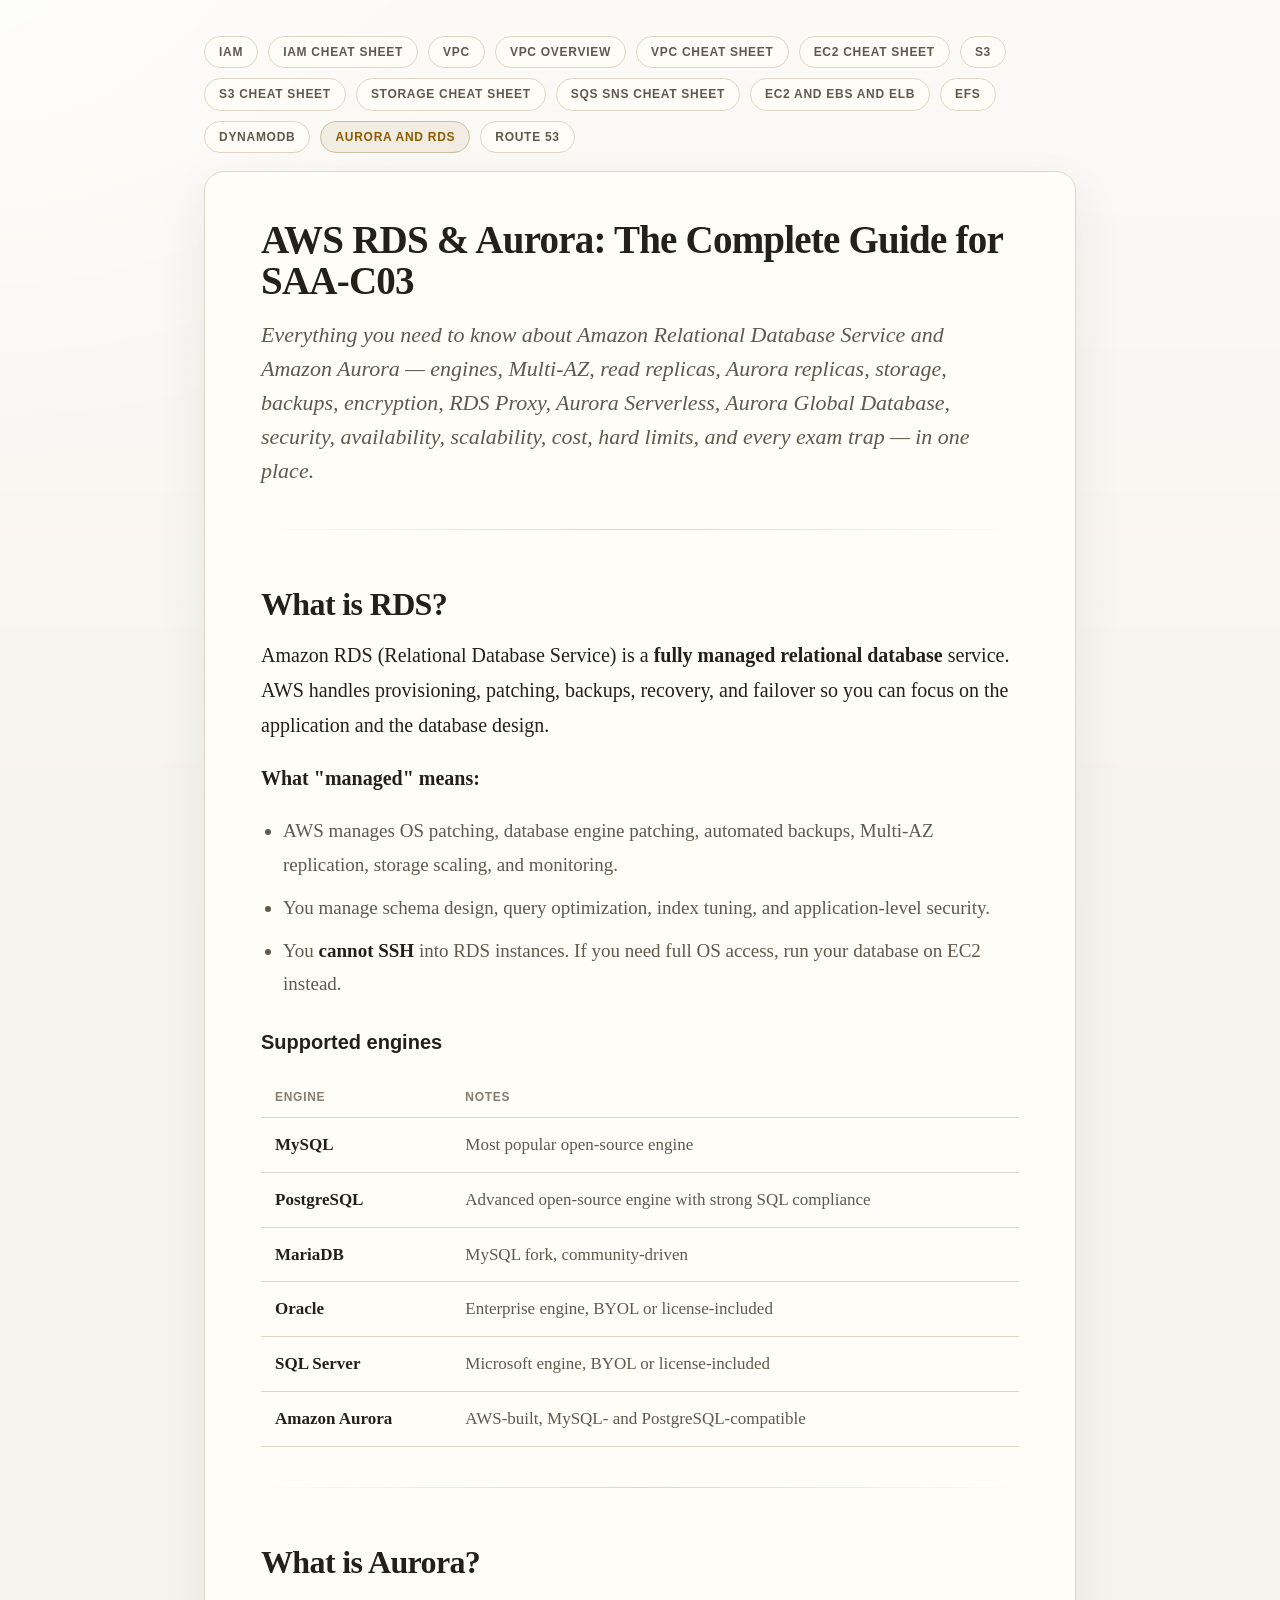
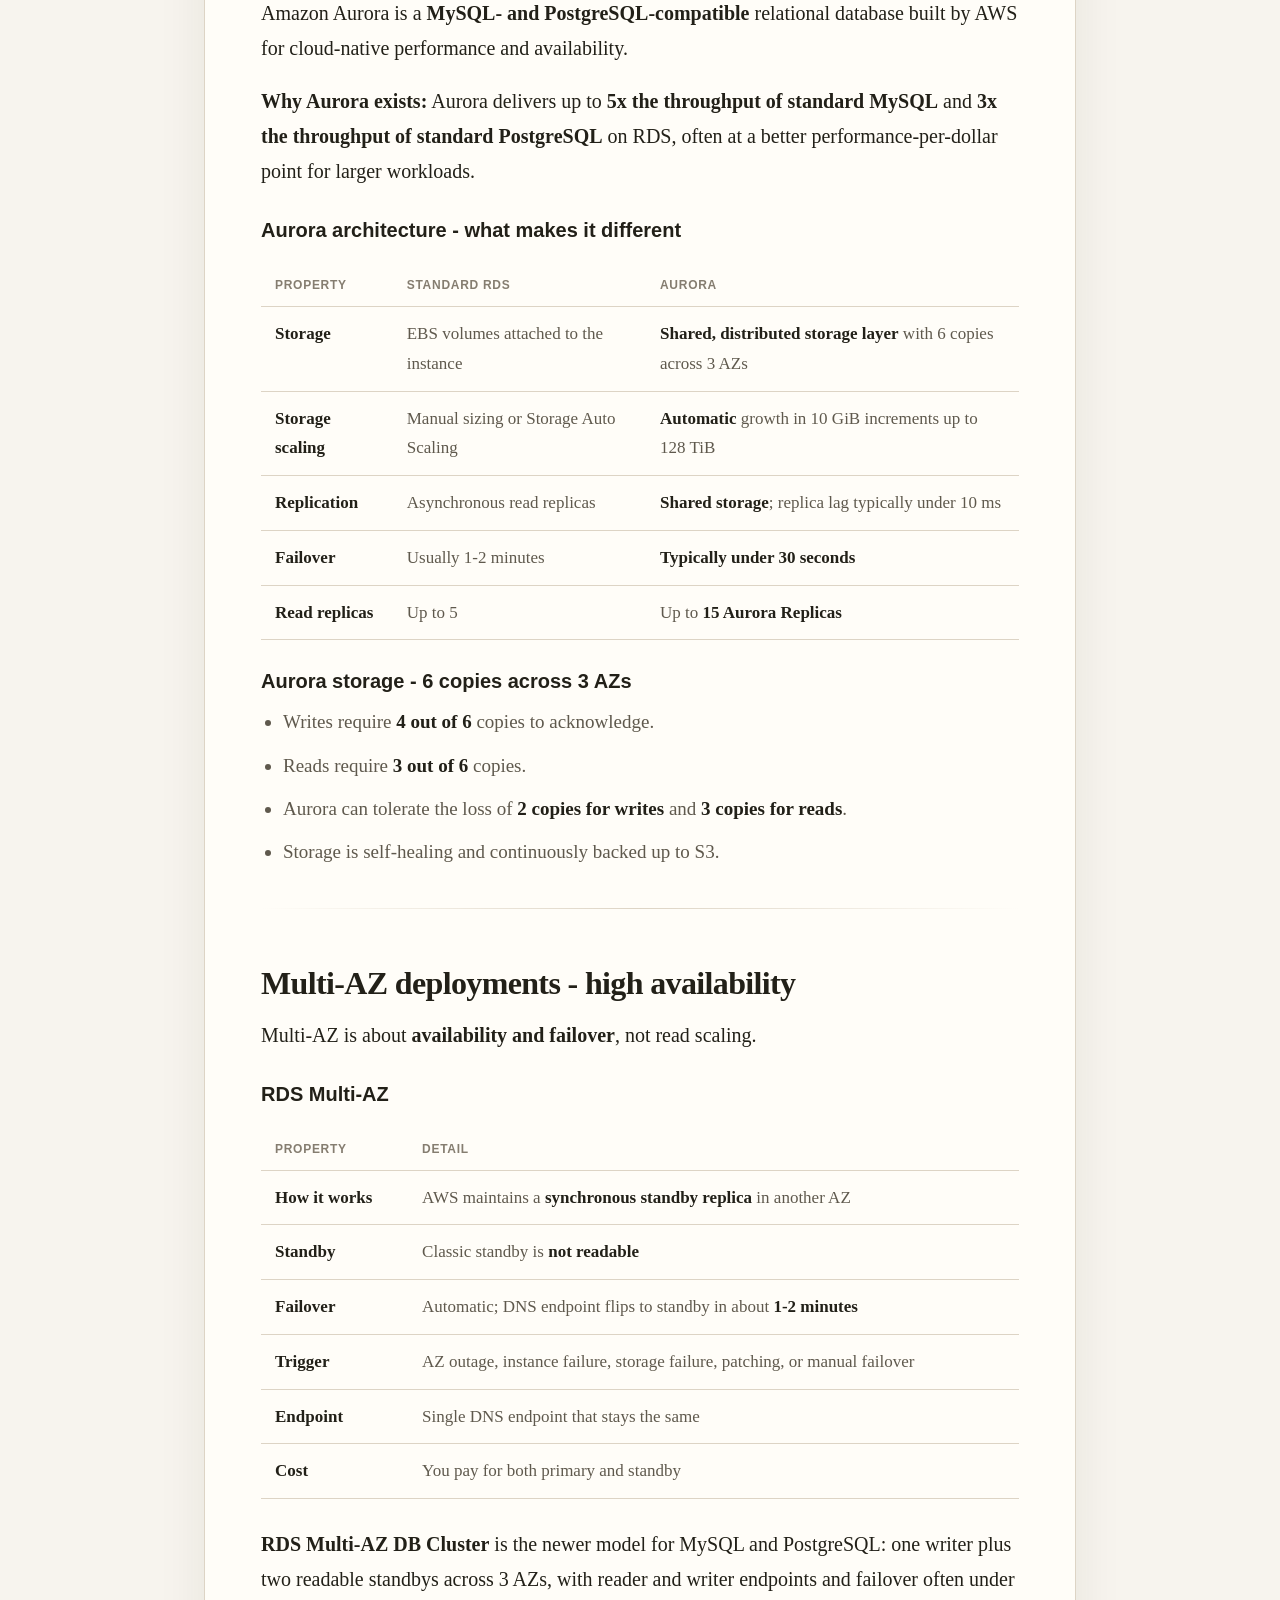
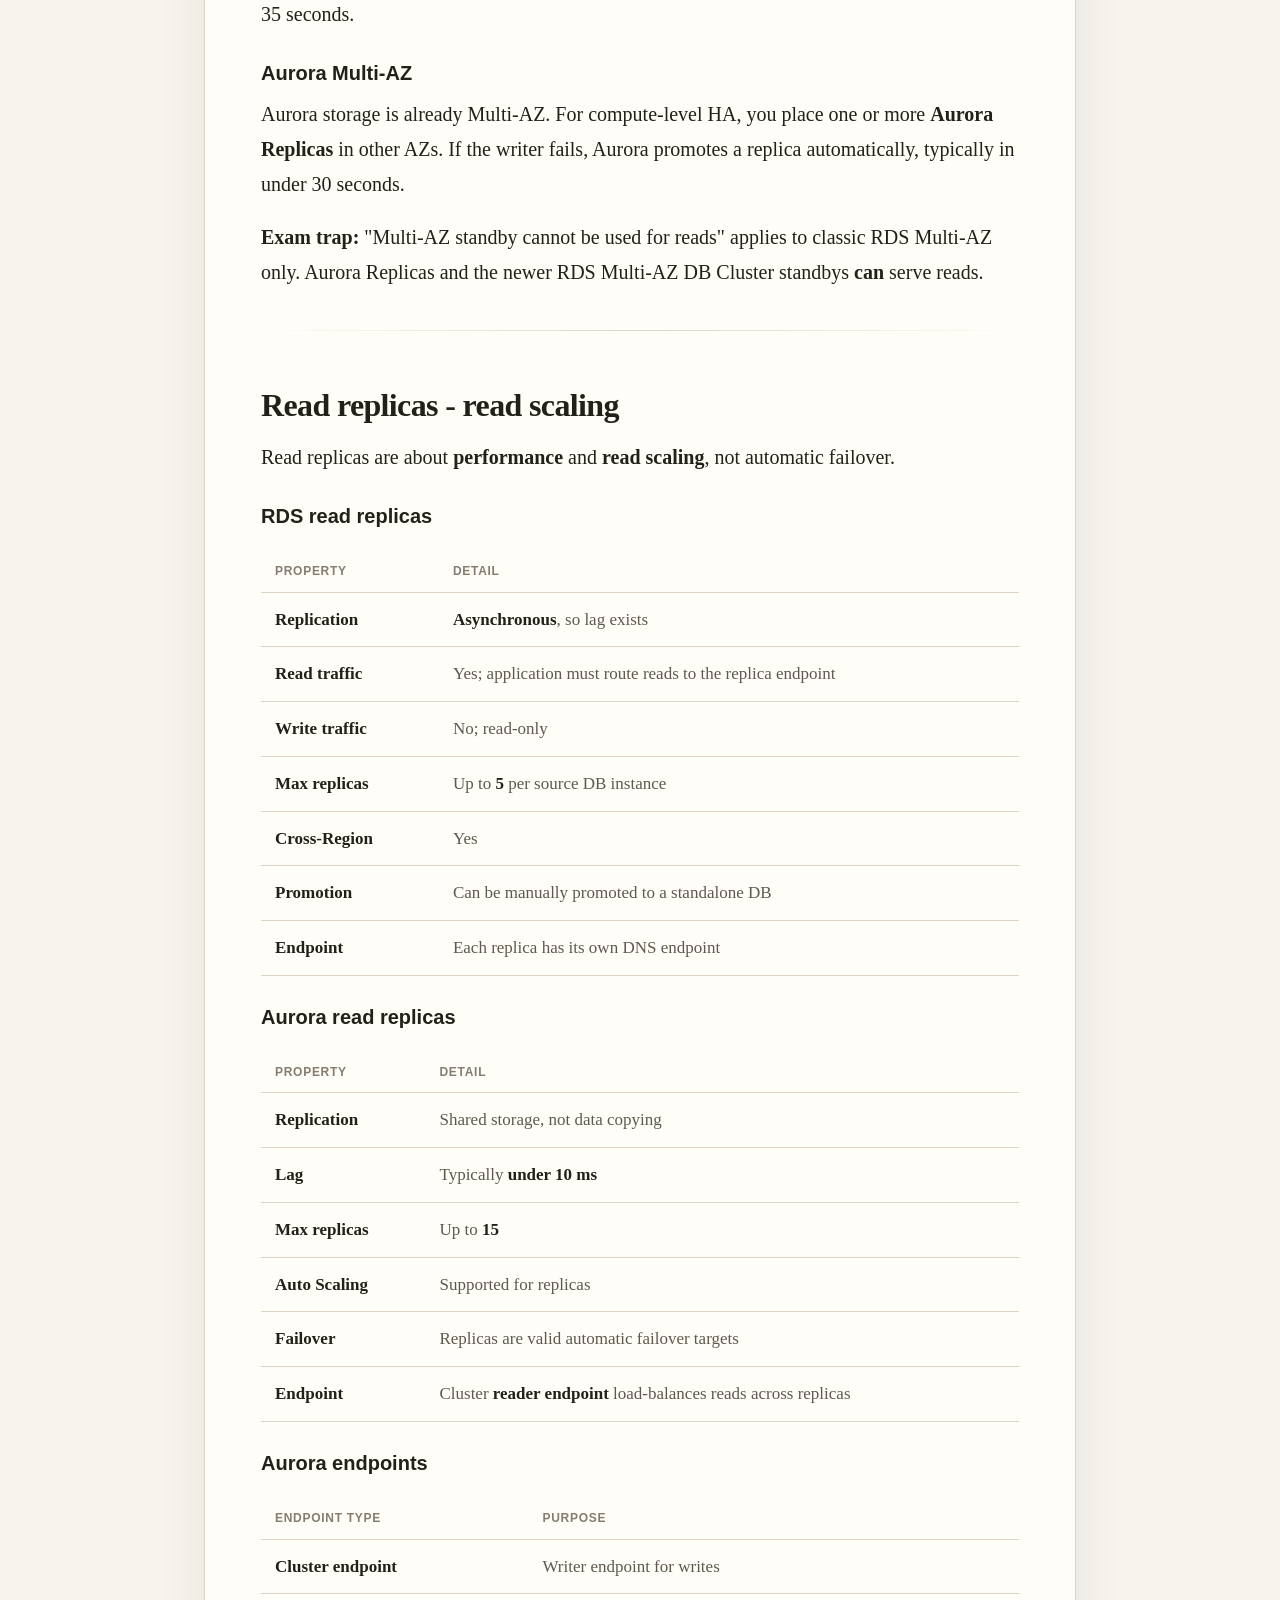
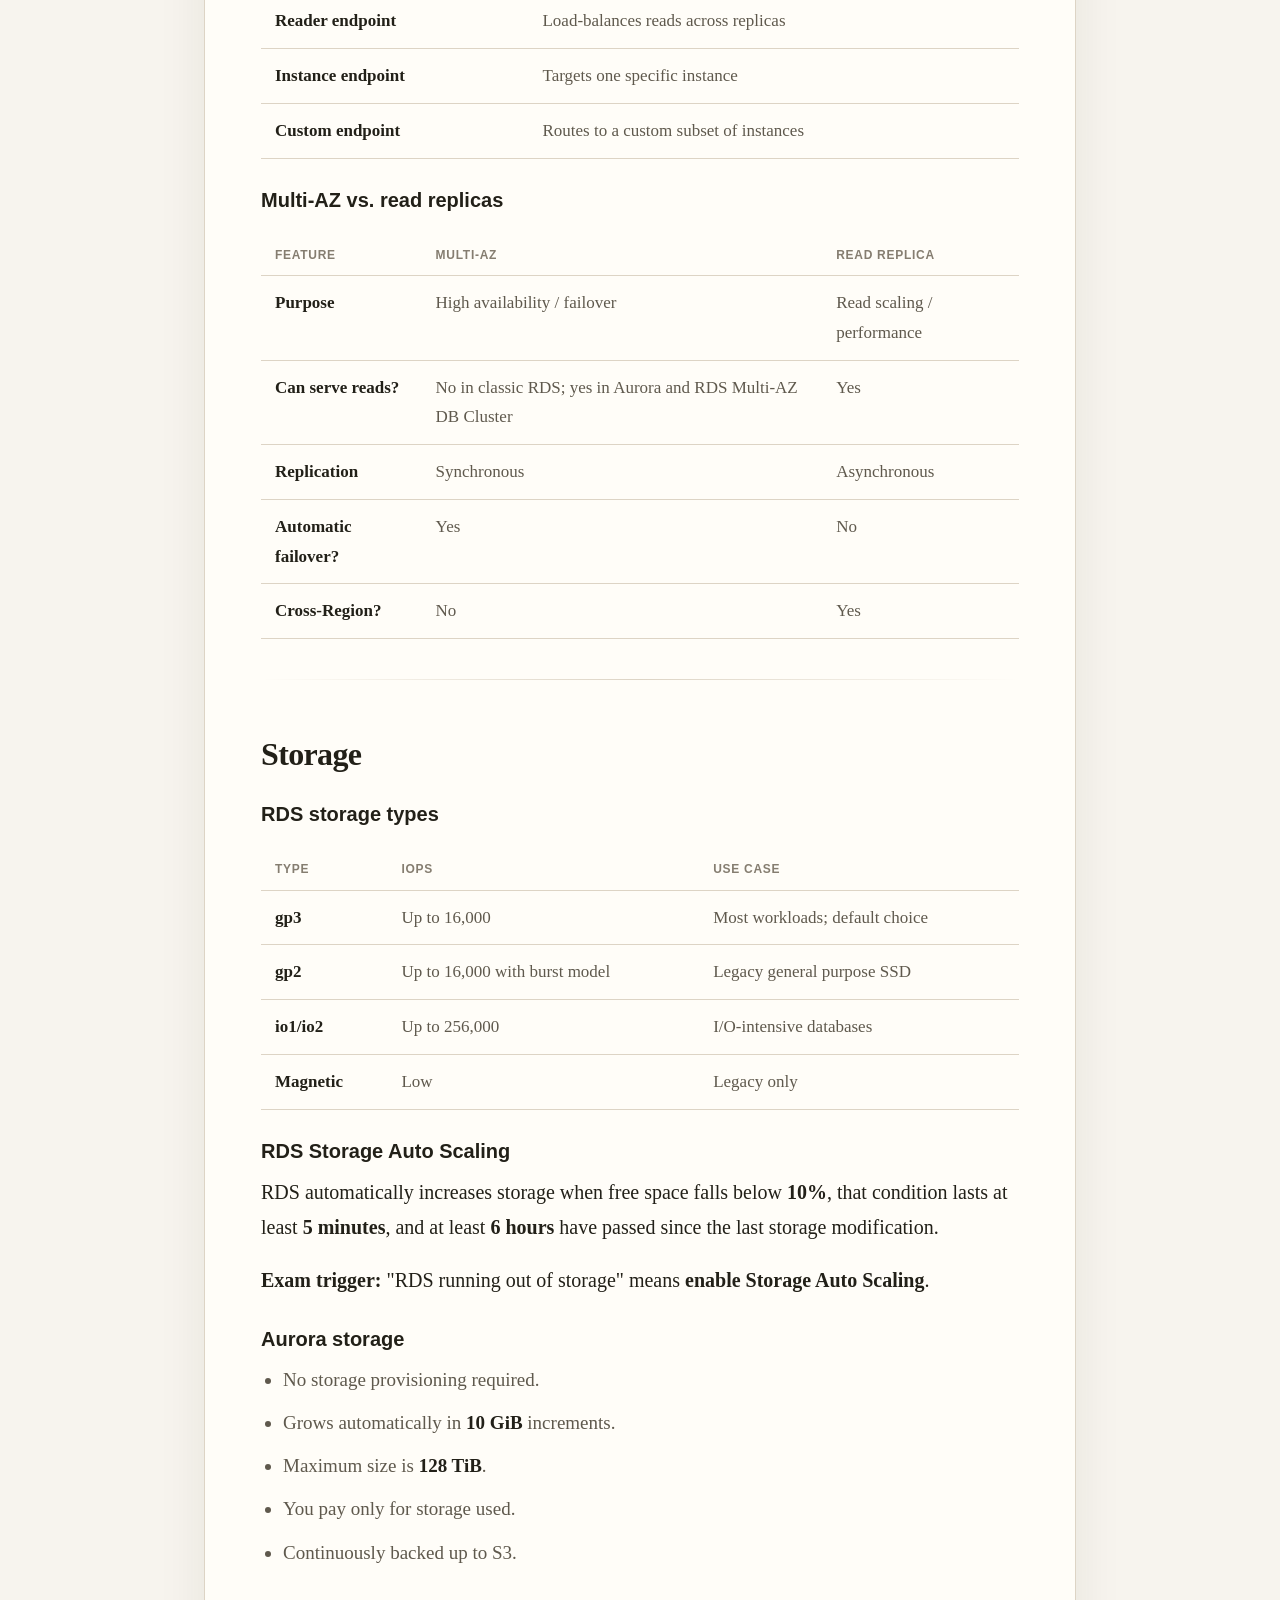
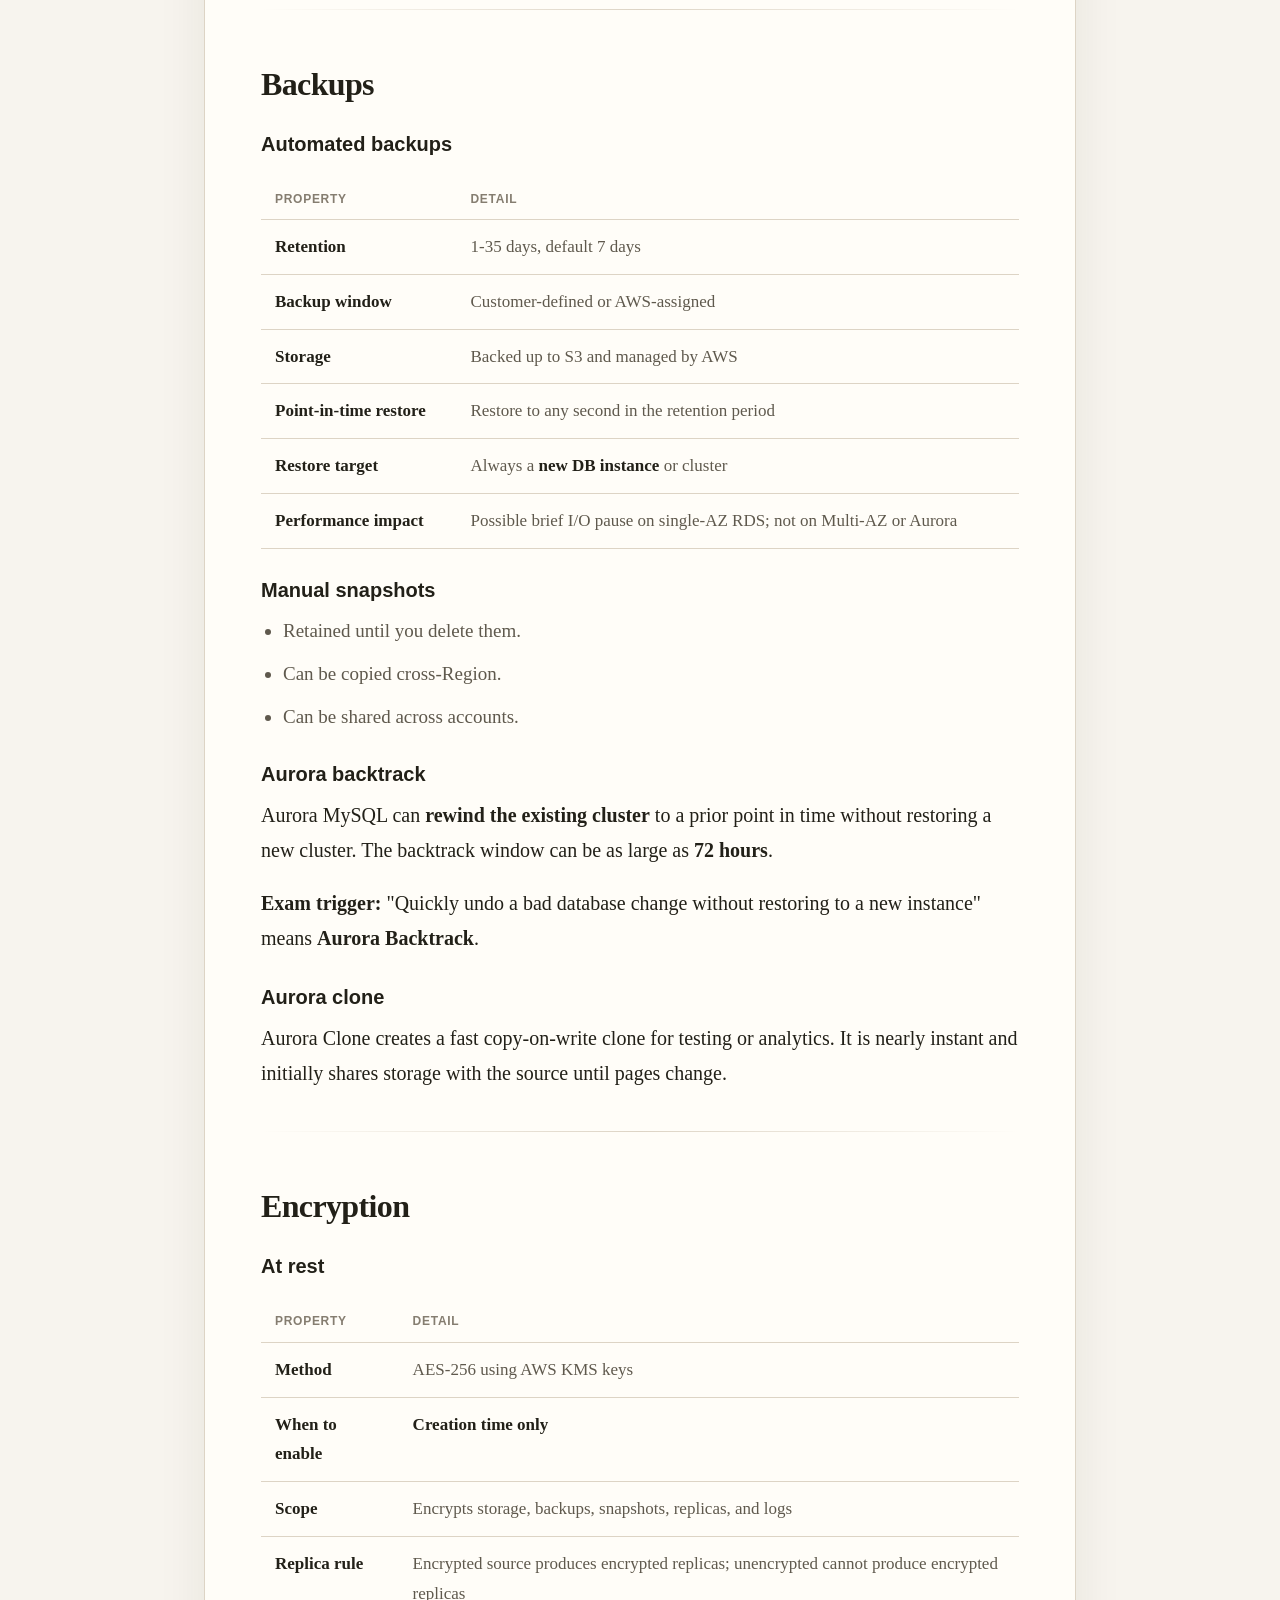
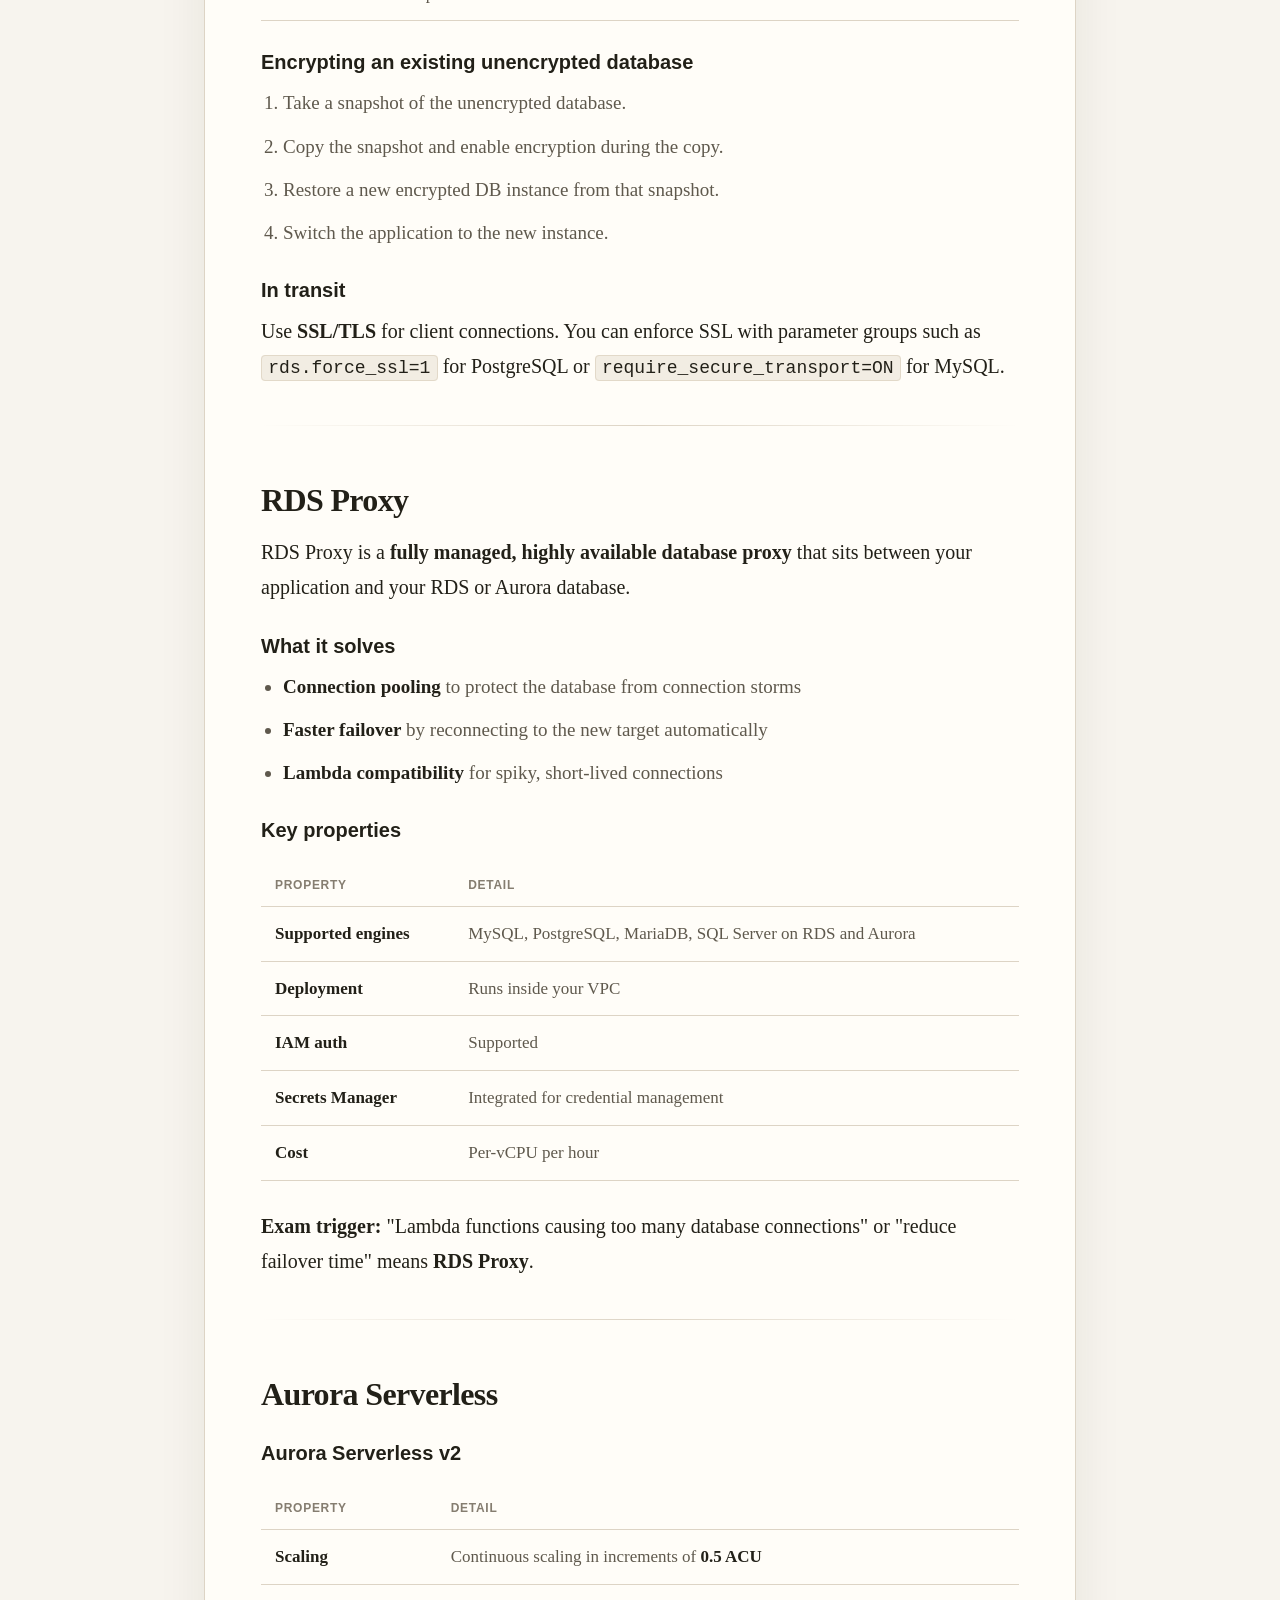
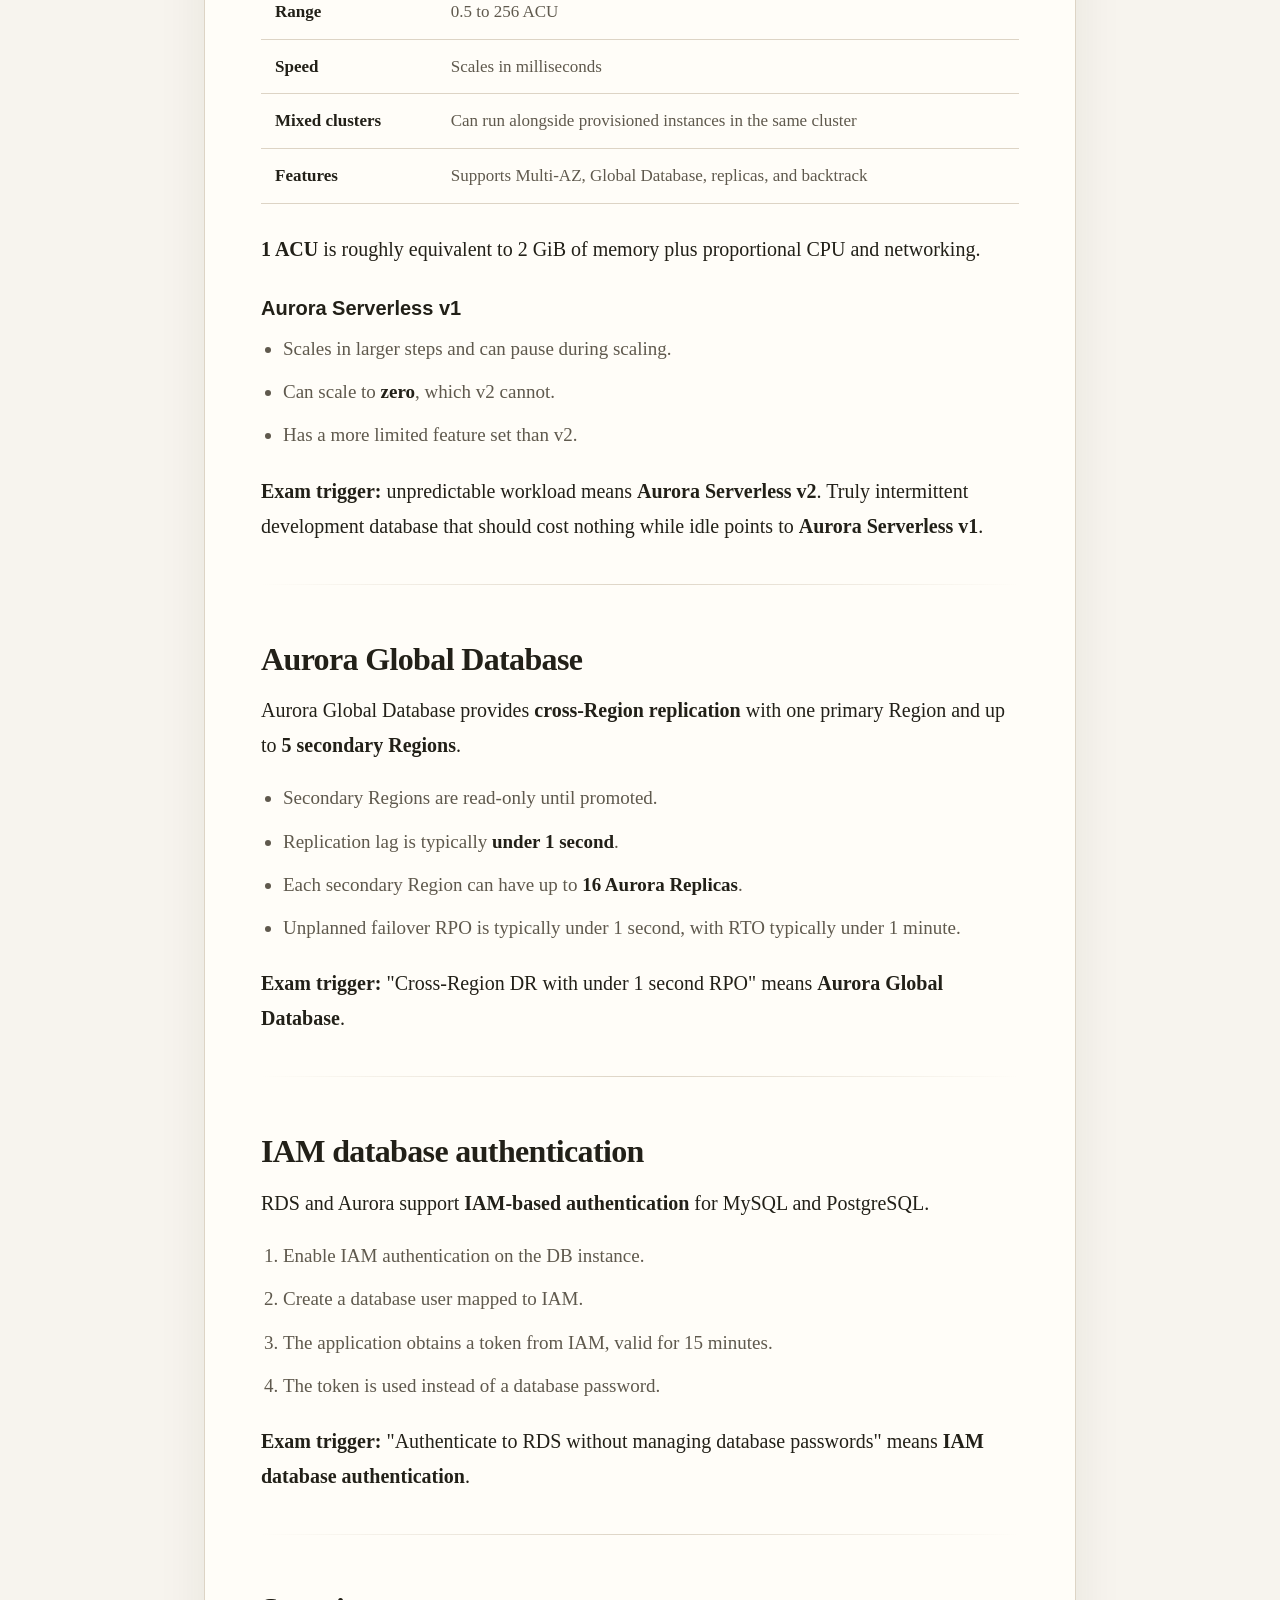
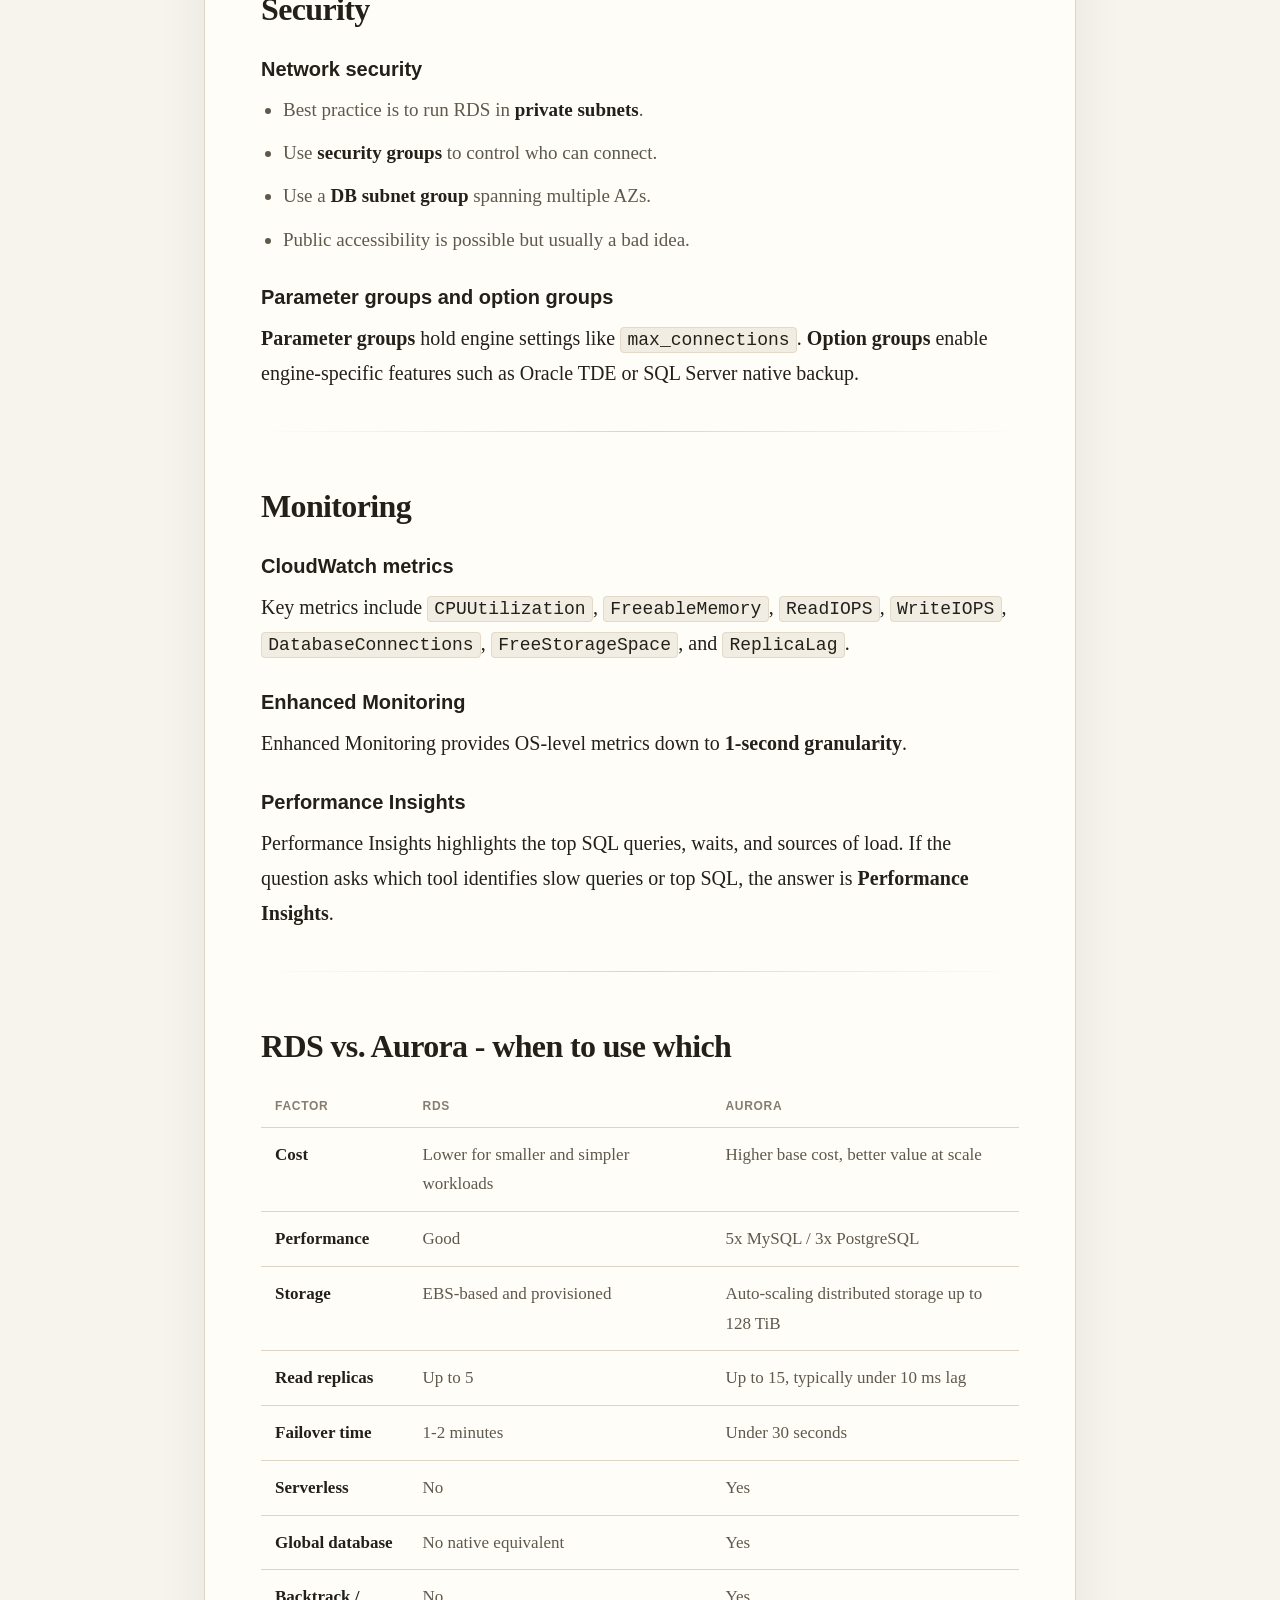
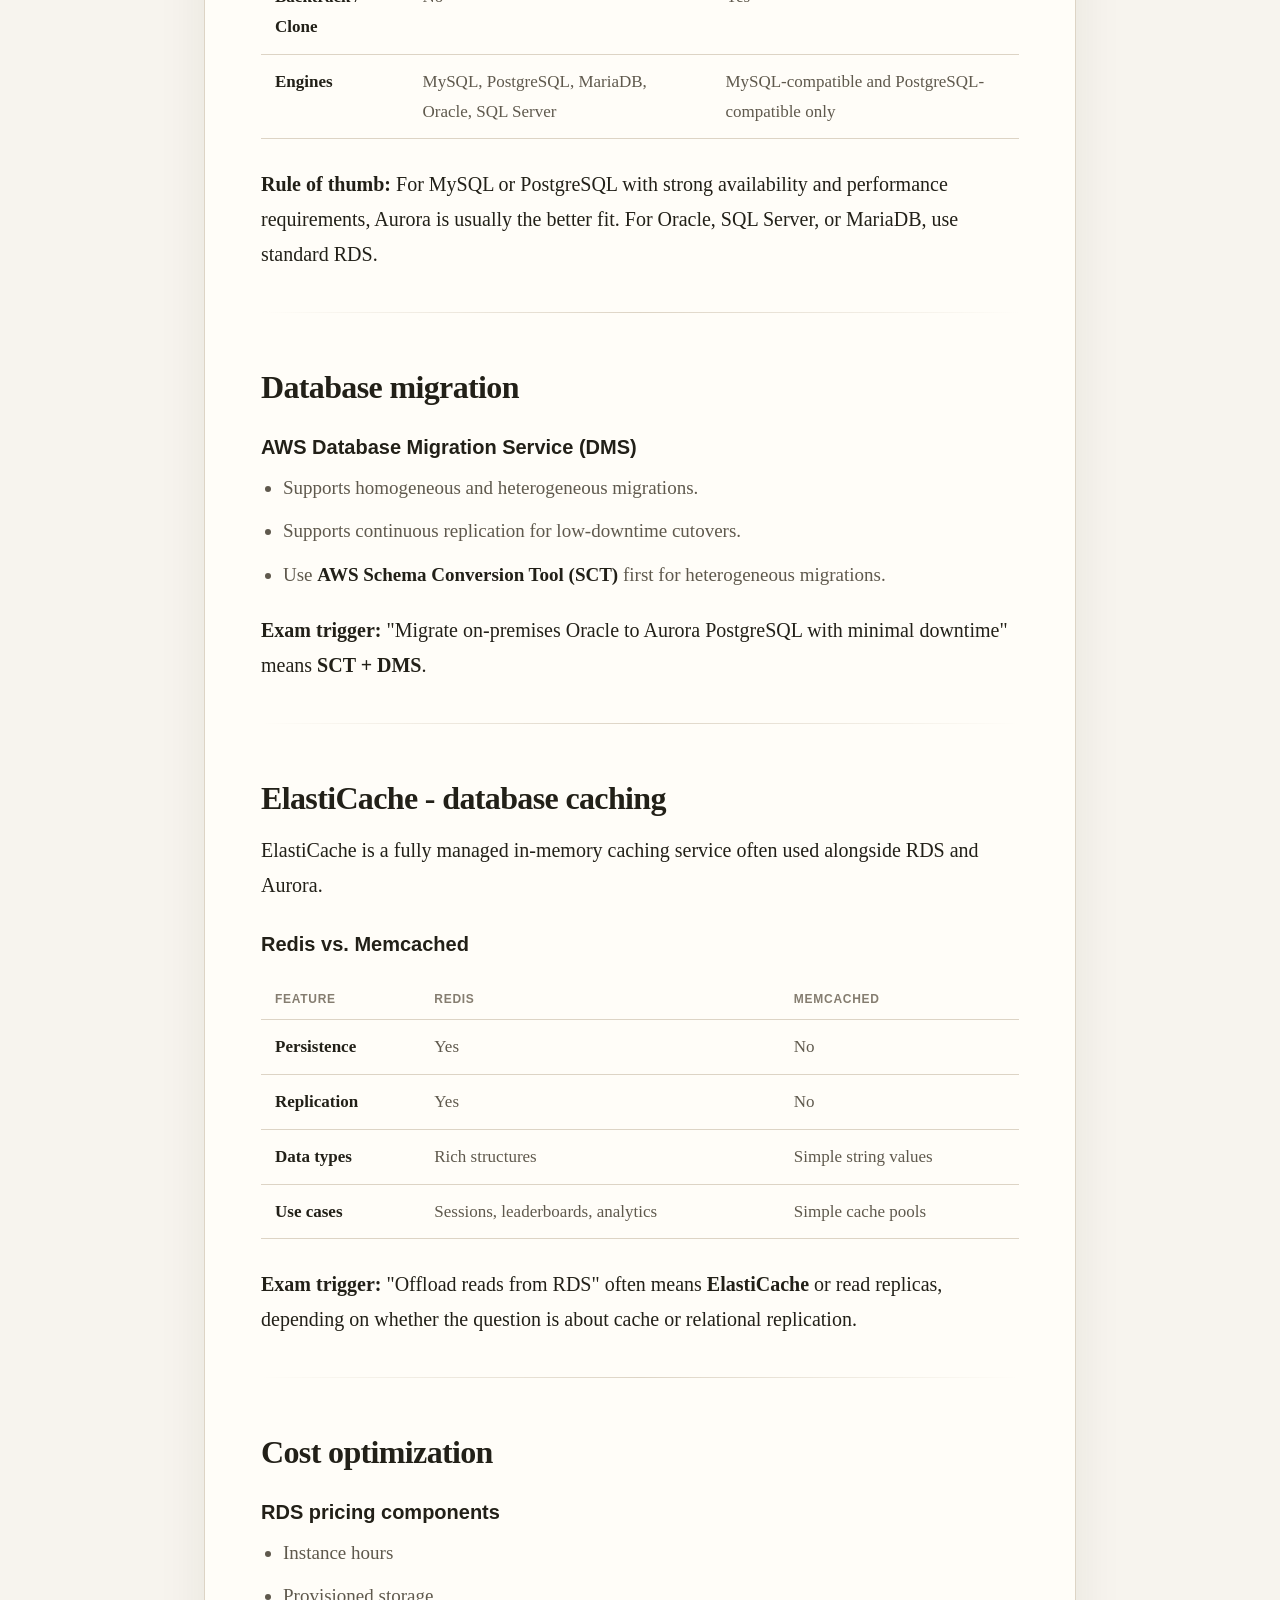
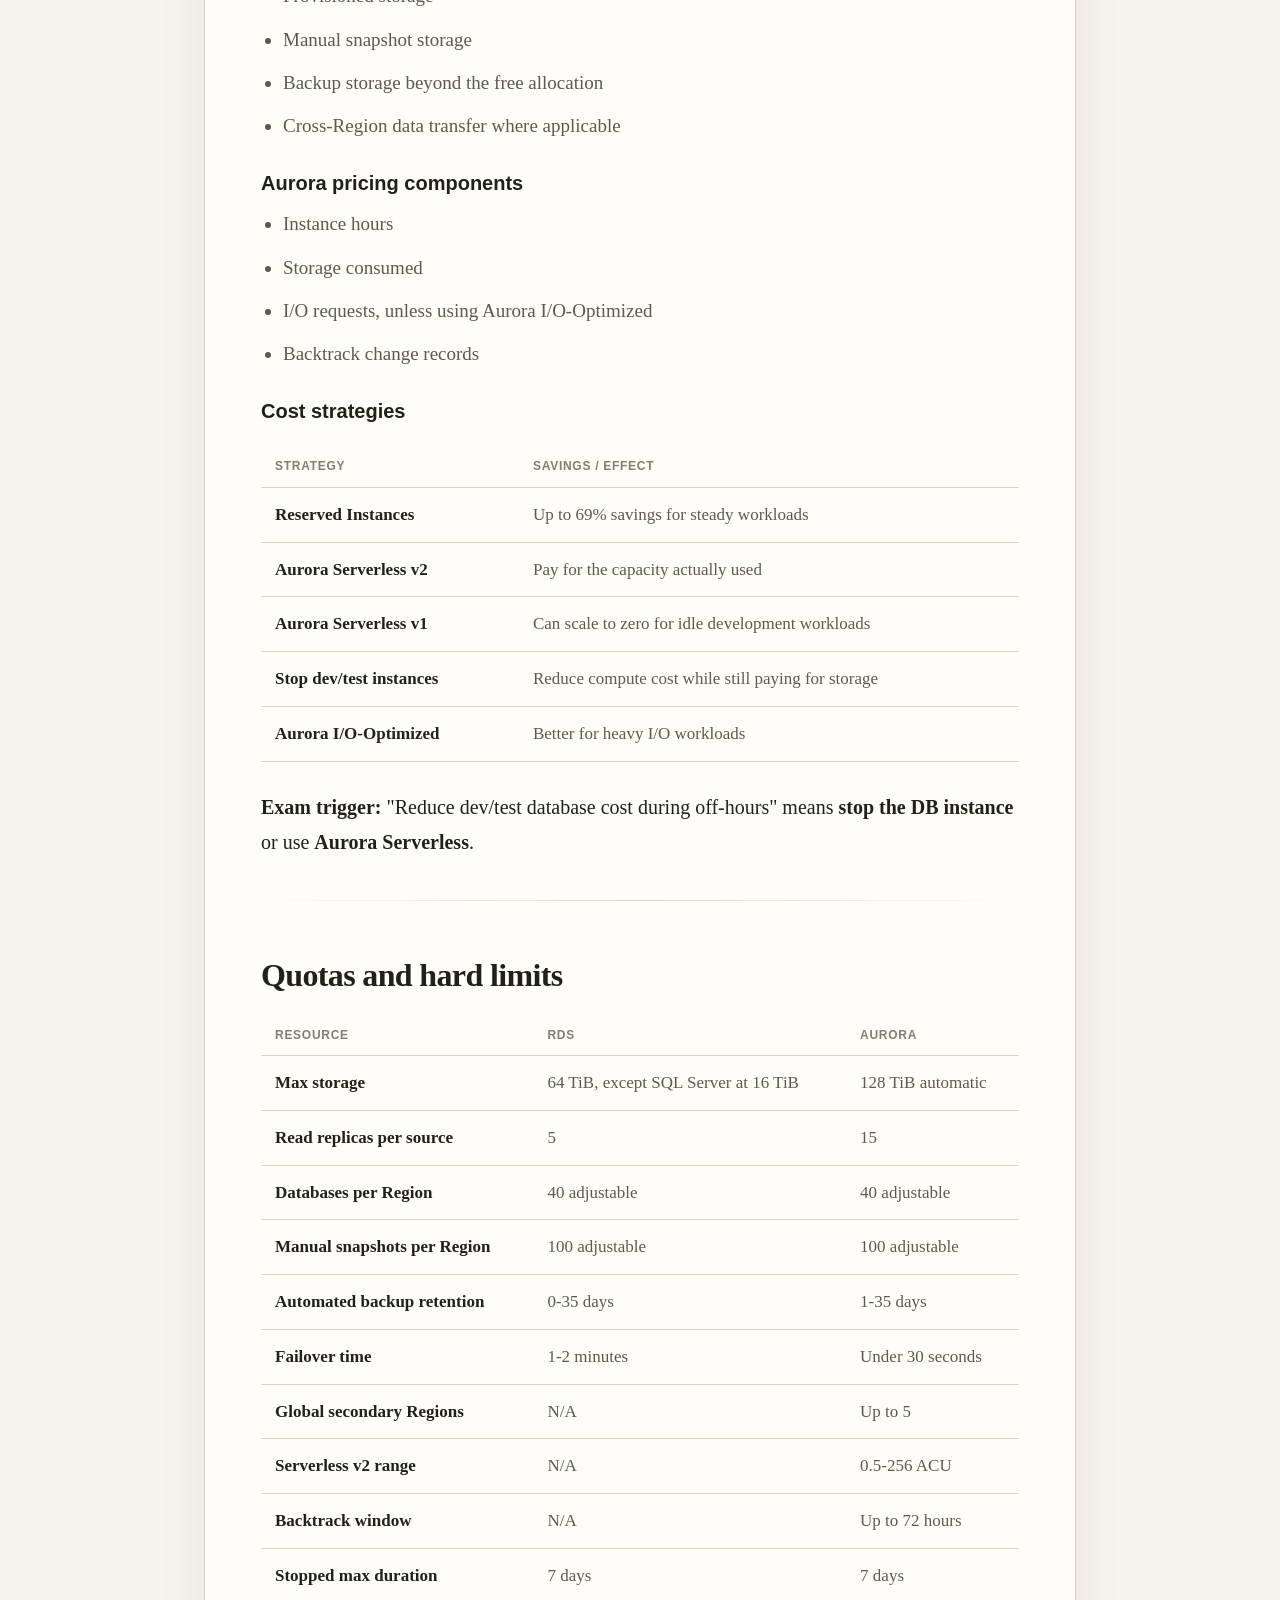
<file: aurora-and-rds.html>
<!DOCTYPE html>
<html lang="en">
<head>
<meta charset="UTF-8">
<meta name="viewport" content="width=device-width, initial-scale=1.0">
<title>AWS RDS &amp; Aurora: The Complete Guide for SAA-C03</title>
<style>
  *, *::before, *::after { box-sizing: border-box; }

  :root {
    --bg: #f7f4ee;
    --paper: #fffdf8;
    --border: #ddd4c5;
    --text: #222018;
    --text-dim: #5f594d;
    --text-faint: #857d70;
    --accent: #8d5c00;
    --accent-soft: rgba(141, 92, 0, 0.08);
    --shadow: 0 20px 50px rgba(44, 35, 19, 0.08);
  }

  html { scroll-behavior: smooth; }

  body {
    margin: 0;
    background: var(--bg);
    color: var(--text);
    font-family: Charter, "Iowan Old Style", "Palatino Linotype", "Book Antiqua", Georgia, serif;
    line-height: 1.75;
  }

  body::before {
    content: "";
    position: fixed;
    inset: 0;
    background:
      linear-gradient(180deg, rgba(255,255,255,0.55), rgba(255,255,255,0)),
      radial-gradient(circle at top left, rgba(255,255,255,0.5), transparent 30%);
    pointer-events: none;
    z-index: 0;
  }

  .page {
    position: relative;
    z-index: 1;
    max-width: 920px;
    margin: 0 auto;
    padding: 36px 24px 72px;
  }

  .topnav {
    display: flex;
    gap: 10px;
    margin-bottom: 18px;
    flex-wrap: wrap;
  }

  .navlink {
    display: inline-flex;
    align-items: center;
    border: 1px solid var(--border);
    border-radius: 999px;
    padding: 8px 14px;
    background: rgba(255, 253, 248, 0.82);
    color: var(--text-dim);
    text-decoration: none;
    font: 700 12px/1.2 "Helvetica Neue", Arial, sans-serif;
    letter-spacing: 0.06em;
    text-transform: uppercase;
    transition: background 140ms ease, color 140ms ease, border-color 140ms ease;
  }

  .navlink:hover {
    background: var(--accent-soft);
    border-color: #cfbea0;
    color: var(--text);
  }

  .navlink[aria-current="page"] {
    background: var(--accent-soft);
    border-color: #cfbea0;
    color: var(--accent);
  }

  .article {
    background: var(--paper);
    border: 1px solid var(--border);
    border-radius: 20px;
    box-shadow: var(--shadow);
    padding: 48px 56px;
  }

  header {
    margin-bottom: 32px;
  }

  h1 {
    font-size: clamp(27px, 3.5vw, 39px);
    line-height: 1.05;
    margin: 0 0 16px;
    letter-spacing: -0.02em;
  }

  .deck {
    font-size: 22px;
    line-height: 1.55;
    color: var(--text-dim);
    max-width: 720px;
    margin: 0;
  }

  h2 {
    font-size: 32px;
    line-height: 1.15;
    margin: 56px 0 16px;
    letter-spacing: -0.02em;
  }

  h3 {
    font: 700 20px/1.35 "Helvetica Neue", Arial, sans-serif;
    margin: 28px 0 10px;
    color: var(--text);
  }

  p {
    font-size: 20px;
    margin: 0 0 18px;
  }

  ul, ol {
    margin: 0 0 22px 22px;
    padding: 0;
  }

  li {
    font-size: 19px;
    margin-bottom: 10px;
    color: var(--text-dim);
  }

  strong { color: var(--text); }
  em { color: var(--text-dim); }

  code {
    font-family: "SFMono-Regular", Consolas, "Liberation Mono", Menlo, monospace;
    font-size: 0.9em;
    background: #f2ede3;
    border: 1px solid #e2d9c9;
    border-radius: 4px;
    padding: 0.12em 0.35em;
  }

  pre {
    margin: 18px 0 22px;
    padding: 18px 20px;
    overflow-x: auto;
    background: #f3ede3;
    border: 1px solid #e2d8c7;
    border-radius: 14px;
    color: #2f2a22;
    font: 14px/1.6 "SFMono-Regular", Consolas, "Liberation Mono", Menlo, monospace;
  }

  hr {
    border: 0;
    height: 1px;
    margin: 40px 0;
    background: linear-gradient(to right, transparent, var(--border), transparent);
  }

  table {
    width: 100%;
    border-collapse: collapse;
    margin: 22px 0 28px;
    font-size: 17px;
  }

  th, td {
    text-align: left;
    vertical-align: top;
    padding: 12px 14px;
    border-bottom: 1px solid var(--border);
  }

  th {
    font: 700 12px/1.3 "Helvetica Neue", Arial, sans-serif;
    letter-spacing: 0.06em;
    text-transform: uppercase;
    color: var(--text-faint);
  }

  td {
    color: var(--text-dim);
  }

  @media (max-width: 768px) {
    .page {
      padding-top: 24px;
    }

    .topnav {
      margin-bottom: 14px;
      gap: 8px;
    }

    .navlink {
      font-size: 11px;
      padding: 7px 12px;
    }

    .article {
      padding: 28px 18px;
      border-radius: 16px;
    }

    .deck {
      font-size: 18px;
    }

    p {
      font-size: 16px;
    }

    li {
      font-size: 15px;
    }

    h2 {
      font-size: 24px;
    }

    h3 {
      font-size: 18px;
    }

    table {
      display: block;
      overflow-x: auto;
      white-space: nowrap;
      font-size: 14px;
      -webkit-overflow-scrolling: touch;
    }

    th, td {
      padding: 10px 12px;
    }

    pre {
      font-size: 12px;
      padding: 14px 16px;
    }
  }
</style>
</head>
<body>
  <main class="page">
    <nav class="topnav" aria-label="Site sections">
      <a class="navlink" href="./index.html">IAM</a>
      <a class="navlink" href="./iam-cheat-sheet.html">IAM Cheat Sheet</a>
      <a class="navlink" href="./vpc.html">VPC</a>
      <a class="navlink" href="./vpc-overview.html">VPC Overview</a>
      <a class="navlink" href="./vpc-cheat-sheet.html">VPC Cheat Sheet</a>
      <a class="navlink" href="./ec2-cheat-sheet.html">EC2 Cheat Sheet</a>
      <a class="navlink" href="./s3.html">S3</a>
      <a class="navlink" href="./s3-cheat-sheet.html">S3 Cheat Sheet</a>
      <a class="navlink" href="./storage-cheat-sheet.html">Storage Cheat Sheet</a>
      <a class="navlink" href="./sqs-sns-cheat-sheet.html">SQS SNS Cheat Sheet</a>
      <a class="navlink" href="./ec2-and-ebs.html">EC2 and EBS and ELB</a>
      <a class="navlink" href="./efs.html">EFS</a>
      <a class="navlink" href="./dynamodb.html">DynamoDB</a>
      <a class="navlink" href="./aurora-and-rds.html" aria-current="page">Aurora and RDS</a>
      <a class="navlink" href="./route-53.html">Route 53</a>
    </nav>
    <article class="article">
      <header>
        <h1>AWS RDS &amp; Aurora: The Complete Guide for SAA-C03</h1>
        <p class="deck"><em>Everything you need to know about Amazon Relational Database Service and Amazon Aurora &mdash; engines, Multi-AZ, read replicas, Aurora replicas, storage, backups, encryption, RDS Proxy, Aurora Serverless, Aurora Global Database, security, availability, scalability, cost, hard limits, and every exam trap &mdash; in one place.</em></p>
      </header>

      <hr>

      <section>
        <h2>What is RDS?</h2>
        <p>Amazon RDS (Relational Database Service) is a <strong>fully managed relational database</strong> service. AWS handles provisioning, patching, backups, recovery, and failover so you can focus on the application and the database design.</p>
        <p><strong>What "managed" means:</strong></p>
        <ul>
          <li>AWS manages OS patching, database engine patching, automated backups, Multi-AZ replication, storage scaling, and monitoring.</li>
          <li>You manage schema design, query optimization, index tuning, and application-level security.</li>
          <li>You <strong>cannot SSH</strong> into RDS instances. If you need full OS access, run your database on EC2 instead.</li>
        </ul>

        <h3>Supported engines</h3>
        <table>
          <thead>
            <tr><th>Engine</th><th>Notes</th></tr>
          </thead>
          <tbody>
            <tr><td><strong>MySQL</strong></td><td>Most popular open-source engine</td></tr>
            <tr><td><strong>PostgreSQL</strong></td><td>Advanced open-source engine with strong SQL compliance</td></tr>
            <tr><td><strong>MariaDB</strong></td><td>MySQL fork, community-driven</td></tr>
            <tr><td><strong>Oracle</strong></td><td>Enterprise engine, BYOL or license-included</td></tr>
            <tr><td><strong>SQL Server</strong></td><td>Microsoft engine, BYOL or license-included</td></tr>
            <tr><td><strong>Amazon Aurora</strong></td><td>AWS-built, MySQL- and PostgreSQL-compatible</td></tr>
          </tbody>
        </table>
      </section>

      <hr>

      <section>
        <h2>What is Aurora?</h2>
        <p>Amazon Aurora is a <strong>MySQL- and PostgreSQL-compatible</strong> relational database built by AWS for cloud-native performance and availability.</p>
        <p><strong>Why Aurora exists:</strong> Aurora delivers up to <strong>5x the throughput of standard MySQL</strong> and <strong>3x the throughput of standard PostgreSQL</strong> on RDS, often at a better performance-per-dollar point for larger workloads.</p>

        <h3>Aurora architecture - what makes it different</h3>
        <table>
          <thead>
            <tr><th>Property</th><th>Standard RDS</th><th>Aurora</th></tr>
          </thead>
          <tbody>
            <tr><td><strong>Storage</strong></td><td>EBS volumes attached to the instance</td><td><strong>Shared, distributed storage layer</strong> with 6 copies across 3 AZs</td></tr>
            <tr><td><strong>Storage scaling</strong></td><td>Manual sizing or Storage Auto Scaling</td><td><strong>Automatic</strong> growth in 10 GiB increments up to 128 TiB</td></tr>
            <tr><td><strong>Replication</strong></td><td>Asynchronous read replicas</td><td><strong>Shared storage</strong>; replica lag typically under 10 ms</td></tr>
            <tr><td><strong>Failover</strong></td><td>Usually 1-2 minutes</td><td><strong>Typically under 30 seconds</strong></td></tr>
            <tr><td><strong>Read replicas</strong></td><td>Up to 5</td><td>Up to <strong>15 Aurora Replicas</strong></td></tr>
          </tbody>
        </table>

        <h3>Aurora storage - 6 copies across 3 AZs</h3>
        <ul>
          <li>Writes require <strong>4 out of 6</strong> copies to acknowledge.</li>
          <li>Reads require <strong>3 out of 6</strong> copies.</li>
          <li>Aurora can tolerate the loss of <strong>2 copies for writes</strong> and <strong>3 copies for reads</strong>.</li>
          <li>Storage is self-healing and continuously backed up to S3.</li>
        </ul>
      </section>

      <hr>

      <section>
        <h2>Multi-AZ deployments - high availability</h2>
        <p>Multi-AZ is about <strong>availability and failover</strong>, not read scaling.</p>

        <h3>RDS Multi-AZ</h3>
        <table>
          <thead>
            <tr><th>Property</th><th>Detail</th></tr>
          </thead>
          <tbody>
            <tr><td><strong>How it works</strong></td><td>AWS maintains a <strong>synchronous standby replica</strong> in another AZ</td></tr>
            <tr><td><strong>Standby</strong></td><td>Classic standby is <strong>not readable</strong></td></tr>
            <tr><td><strong>Failover</strong></td><td>Automatic; DNS endpoint flips to standby in about <strong>1-2 minutes</strong></td></tr>
            <tr><td><strong>Trigger</strong></td><td>AZ outage, instance failure, storage failure, patching, or manual failover</td></tr>
            <tr><td><strong>Endpoint</strong></td><td>Single DNS endpoint that stays the same</td></tr>
            <tr><td><strong>Cost</strong></td><td>You pay for both primary and standby</td></tr>
          </tbody>
        </table>

        <p><strong>RDS Multi-AZ DB Cluster</strong> is the newer model for MySQL and PostgreSQL: one writer plus two readable standbys across 3 AZs, with reader and writer endpoints and failover often under 35 seconds.</p>

        <h3>Aurora Multi-AZ</h3>
        <p>Aurora storage is already Multi-AZ. For compute-level HA, you place one or more <strong>Aurora Replicas</strong> in other AZs. If the writer fails, Aurora promotes a replica automatically, typically in under 30 seconds.</p>
        <p><strong>Exam trap:</strong> "Multi-AZ standby cannot be used for reads" applies to classic RDS Multi-AZ only. Aurora Replicas and the newer RDS Multi-AZ DB Cluster standbys <strong>can</strong> serve reads.</p>
      </section>

      <hr>

      <section>
        <h2>Read replicas - read scaling</h2>
        <p>Read replicas are about <strong>performance</strong> and <strong>read scaling</strong>, not automatic failover.</p>

        <h3>RDS read replicas</h3>
        <table>
          <thead>
            <tr><th>Property</th><th>Detail</th></tr>
          </thead>
          <tbody>
            <tr><td><strong>Replication</strong></td><td><strong>Asynchronous</strong>, so lag exists</td></tr>
            <tr><td><strong>Read traffic</strong></td><td>Yes; application must route reads to the replica endpoint</td></tr>
            <tr><td><strong>Write traffic</strong></td><td>No; read-only</td></tr>
            <tr><td><strong>Max replicas</strong></td><td>Up to <strong>5</strong> per source DB instance</td></tr>
            <tr><td><strong>Cross-Region</strong></td><td>Yes</td></tr>
            <tr><td><strong>Promotion</strong></td><td>Can be manually promoted to a standalone DB</td></tr>
            <tr><td><strong>Endpoint</strong></td><td>Each replica has its own DNS endpoint</td></tr>
          </tbody>
        </table>

        <h3>Aurora read replicas</h3>
        <table>
          <thead>
            <tr><th>Property</th><th>Detail</th></tr>
          </thead>
          <tbody>
            <tr><td><strong>Replication</strong></td><td>Shared storage, not data copying</td></tr>
            <tr><td><strong>Lag</strong></td><td>Typically <strong>under 10 ms</strong></td></tr>
            <tr><td><strong>Max replicas</strong></td><td>Up to <strong>15</strong></td></tr>
            <tr><td><strong>Auto Scaling</strong></td><td>Supported for replicas</td></tr>
            <tr><td><strong>Failover</strong></td><td>Replicas are valid automatic failover targets</td></tr>
            <tr><td><strong>Endpoint</strong></td><td>Cluster <strong>reader endpoint</strong> load-balances reads across replicas</td></tr>
          </tbody>
        </table>

        <h3>Aurora endpoints</h3>
        <table>
          <thead>
            <tr><th>Endpoint type</th><th>Purpose</th></tr>
          </thead>
          <tbody>
            <tr><td><strong>Cluster endpoint</strong></td><td>Writer endpoint for writes</td></tr>
            <tr><td><strong>Reader endpoint</strong></td><td>Load-balances reads across replicas</td></tr>
            <tr><td><strong>Instance endpoint</strong></td><td>Targets one specific instance</td></tr>
            <tr><td><strong>Custom endpoint</strong></td><td>Routes to a custom subset of instances</td></tr>
          </tbody>
        </table>

        <h3>Multi-AZ vs. read replicas</h3>
        <table>
          <thead>
            <tr><th>Feature</th><th>Multi-AZ</th><th>Read replica</th></tr>
          </thead>
          <tbody>
            <tr><td><strong>Purpose</strong></td><td>High availability / failover</td><td>Read scaling / performance</td></tr>
            <tr><td><strong>Can serve reads?</strong></td><td>No in classic RDS; yes in Aurora and RDS Multi-AZ DB Cluster</td><td>Yes</td></tr>
            <tr><td><strong>Replication</strong></td><td>Synchronous</td><td>Asynchronous</td></tr>
            <tr><td><strong>Automatic failover?</strong></td><td>Yes</td><td>No</td></tr>
            <tr><td><strong>Cross-Region?</strong></td><td>No</td><td>Yes</td></tr>
          </tbody>
        </table>
      </section>

      <hr>

      <section>
        <h2>Storage</h2>
        <h3>RDS storage types</h3>
        <table>
          <thead>
            <tr><th>Type</th><th>IOPS</th><th>Use case</th></tr>
          </thead>
          <tbody>
            <tr><td><strong>gp3</strong></td><td>Up to 16,000</td><td>Most workloads; default choice</td></tr>
            <tr><td><strong>gp2</strong></td><td>Up to 16,000 with burst model</td><td>Legacy general purpose SSD</td></tr>
            <tr><td><strong>io1/io2</strong></td><td>Up to 256,000</td><td>I/O-intensive databases</td></tr>
            <tr><td><strong>Magnetic</strong></td><td>Low</td><td>Legacy only</td></tr>
          </tbody>
        </table>

        <h3>RDS Storage Auto Scaling</h3>
        <p>RDS automatically increases storage when free space falls below <strong>10%</strong>, that condition lasts at least <strong>5 minutes</strong>, and at least <strong>6 hours</strong> have passed since the last storage modification.</p>
        <p><strong>Exam trigger:</strong> "RDS running out of storage" means <strong>enable Storage Auto Scaling</strong>.</p>

        <h3>Aurora storage</h3>
        <ul>
          <li>No storage provisioning required.</li>
          <li>Grows automatically in <strong>10 GiB</strong> increments.</li>
          <li>Maximum size is <strong>128 TiB</strong>.</li>
          <li>You pay only for storage used.</li>
          <li>Continuously backed up to S3.</li>
        </ul>
      </section>

      <hr>

      <section>
        <h2>Backups</h2>
        <h3>Automated backups</h3>
        <table>
          <thead>
            <tr><th>Property</th><th>Detail</th></tr>
          </thead>
          <tbody>
            <tr><td><strong>Retention</strong></td><td>1-35 days, default 7 days</td></tr>
            <tr><td><strong>Backup window</strong></td><td>Customer-defined or AWS-assigned</td></tr>
            <tr><td><strong>Storage</strong></td><td>Backed up to S3 and managed by AWS</td></tr>
            <tr><td><strong>Point-in-time restore</strong></td><td>Restore to any second in the retention period</td></tr>
            <tr><td><strong>Restore target</strong></td><td>Always a <strong>new DB instance</strong> or cluster</td></tr>
            <tr><td><strong>Performance impact</strong></td><td>Possible brief I/O pause on single-AZ RDS; not on Multi-AZ or Aurora</td></tr>
          </tbody>
        </table>

        <h3>Manual snapshots</h3>
        <ul>
          <li>Retained until you delete them.</li>
          <li>Can be copied cross-Region.</li>
          <li>Can be shared across accounts.</li>
        </ul>

        <h3>Aurora backtrack</h3>
        <p>Aurora MySQL can <strong>rewind the existing cluster</strong> to a prior point in time without restoring a new cluster. The backtrack window can be as large as <strong>72 hours</strong>.</p>
        <p><strong>Exam trigger:</strong> "Quickly undo a bad database change without restoring to a new instance" means <strong>Aurora Backtrack</strong>.</p>

        <h3>Aurora clone</h3>
        <p>Aurora Clone creates a fast copy-on-write clone for testing or analytics. It is nearly instant and initially shares storage with the source until pages change.</p>
      </section>

      <hr>

      <section>
        <h2>Encryption</h2>
        <h3>At rest</h3>
        <table>
          <thead>
            <tr><th>Property</th><th>Detail</th></tr>
          </thead>
          <tbody>
            <tr><td><strong>Method</strong></td><td>AES-256 using AWS KMS keys</td></tr>
            <tr><td><strong>When to enable</strong></td><td><strong>Creation time only</strong></td></tr>
            <tr><td><strong>Scope</strong></td><td>Encrypts storage, backups, snapshots, replicas, and logs</td></tr>
            <tr><td><strong>Replica rule</strong></td><td>Encrypted source produces encrypted replicas; unencrypted cannot produce encrypted replicas</td></tr>
          </tbody>
        </table>

        <h3>Encrypting an existing unencrypted database</h3>
        <ol>
          <li>Take a snapshot of the unencrypted database.</li>
          <li>Copy the snapshot and enable encryption during the copy.</li>
          <li>Restore a new encrypted DB instance from that snapshot.</li>
          <li>Switch the application to the new instance.</li>
        </ol>

        <h3>In transit</h3>
        <p>Use <strong>SSL/TLS</strong> for client connections. You can enforce SSL with parameter groups such as <code>rds.force_ssl=1</code> for PostgreSQL or <code>require_secure_transport=ON</code> for MySQL.</p>
      </section>

      <hr>

      <section>
        <h2>RDS Proxy</h2>
        <p>RDS Proxy is a <strong>fully managed, highly available database proxy</strong> that sits between your application and your RDS or Aurora database.</p>
        <h3>What it solves</h3>
        <ul>
          <li><strong>Connection pooling</strong> to protect the database from connection storms</li>
          <li><strong>Faster failover</strong> by reconnecting to the new target automatically</li>
          <li><strong>Lambda compatibility</strong> for spiky, short-lived connections</li>
        </ul>

        <h3>Key properties</h3>
        <table>
          <thead>
            <tr><th>Property</th><th>Detail</th></tr>
          </thead>
          <tbody>
            <tr><td><strong>Supported engines</strong></td><td>MySQL, PostgreSQL, MariaDB, SQL Server on RDS and Aurora</td></tr>
            <tr><td><strong>Deployment</strong></td><td>Runs inside your VPC</td></tr>
            <tr><td><strong>IAM auth</strong></td><td>Supported</td></tr>
            <tr><td><strong>Secrets Manager</strong></td><td>Integrated for credential management</td></tr>
            <tr><td><strong>Cost</strong></td><td>Per-vCPU per hour</td></tr>
          </tbody>
        </table>

        <p><strong>Exam trigger:</strong> "Lambda functions causing too many database connections" or "reduce failover time" means <strong>RDS Proxy</strong>.</p>
      </section>

      <hr>

      <section>
        <h2>Aurora Serverless</h2>
        <h3>Aurora Serverless v2</h3>
        <table>
          <thead>
            <tr><th>Property</th><th>Detail</th></tr>
          </thead>
          <tbody>
            <tr><td><strong>Scaling</strong></td><td>Continuous scaling in increments of <strong>0.5 ACU</strong></td></tr>
            <tr><td><strong>Range</strong></td><td>0.5 to 256 ACU</td></tr>
            <tr><td><strong>Speed</strong></td><td>Scales in milliseconds</td></tr>
            <tr><td><strong>Mixed clusters</strong></td><td>Can run alongside provisioned instances in the same cluster</td></tr>
            <tr><td><strong>Features</strong></td><td>Supports Multi-AZ, Global Database, replicas, and backtrack</td></tr>
          </tbody>
        </table>
        <p><strong>1 ACU</strong> is roughly equivalent to 2 GiB of memory plus proportional CPU and networking.</p>

        <h3>Aurora Serverless v1</h3>
        <ul>
          <li>Scales in larger steps and can pause during scaling.</li>
          <li>Can scale to <strong>zero</strong>, which v2 cannot.</li>
          <li>Has a more limited feature set than v2.</li>
        </ul>

        <p><strong>Exam trigger:</strong> unpredictable workload means <strong>Aurora Serverless v2</strong>. Truly intermittent development database that should cost nothing while idle points to <strong>Aurora Serverless v1</strong>.</p>
      </section>

      <hr>

      <section>
        <h2>Aurora Global Database</h2>
        <p>Aurora Global Database provides <strong>cross-Region replication</strong> with one primary Region and up to <strong>5 secondary Regions</strong>.</p>
        <ul>
          <li>Secondary Regions are read-only until promoted.</li>
          <li>Replication lag is typically <strong>under 1 second</strong>.</li>
          <li>Each secondary Region can have up to <strong>16 Aurora Replicas</strong>.</li>
          <li>Unplanned failover RPO is typically under 1 second, with RTO typically under 1 minute.</li>
        </ul>
        <p><strong>Exam trigger:</strong> "Cross-Region DR with under 1 second RPO" means <strong>Aurora Global Database</strong>.</p>
      </section>

      <hr>

      <section>
        <h2>IAM database authentication</h2>
        <p>RDS and Aurora support <strong>IAM-based authentication</strong> for MySQL and PostgreSQL.</p>
        <ol>
          <li>Enable IAM authentication on the DB instance.</li>
          <li>Create a database user mapped to IAM.</li>
          <li>The application obtains a token from IAM, valid for 15 minutes.</li>
          <li>The token is used instead of a database password.</li>
        </ol>
        <p><strong>Exam trigger:</strong> "Authenticate to RDS without managing database passwords" means <strong>IAM database authentication</strong>.</p>
      </section>

      <hr>

      <section>
        <h2>Security</h2>
        <h3>Network security</h3>
        <ul>
          <li>Best practice is to run RDS in <strong>private subnets</strong>.</li>
          <li>Use <strong>security groups</strong> to control who can connect.</li>
          <li>Use a <strong>DB subnet group</strong> spanning multiple AZs.</li>
          <li>Public accessibility is possible but usually a bad idea.</li>
        </ul>

        <h3>Parameter groups and option groups</h3>
        <p><strong>Parameter groups</strong> hold engine settings like <code>max_connections</code>. <strong>Option groups</strong> enable engine-specific features such as Oracle TDE or SQL Server native backup.</p>
      </section>

      <hr>

      <section>
        <h2>Monitoring</h2>
        <h3>CloudWatch metrics</h3>
        <p>Key metrics include <code>CPUUtilization</code>, <code>FreeableMemory</code>, <code>ReadIOPS</code>, <code>WriteIOPS</code>, <code>DatabaseConnections</code>, <code>FreeStorageSpace</code>, and <code>ReplicaLag</code>.</p>

        <h3>Enhanced Monitoring</h3>
        <p>Enhanced Monitoring provides OS-level metrics down to <strong>1-second granularity</strong>.</p>

        <h3>Performance Insights</h3>
        <p>Performance Insights highlights the top SQL queries, waits, and sources of load. If the question asks which tool identifies slow queries or top SQL, the answer is <strong>Performance Insights</strong>.</p>
      </section>

      <hr>

      <section>
        <h2>RDS vs. Aurora - when to use which</h2>
        <table>
          <thead>
            <tr><th>Factor</th><th>RDS</th><th>Aurora</th></tr>
          </thead>
          <tbody>
            <tr><td><strong>Cost</strong></td><td>Lower for smaller and simpler workloads</td><td>Higher base cost, better value at scale</td></tr>
            <tr><td><strong>Performance</strong></td><td>Good</td><td>5x MySQL / 3x PostgreSQL</td></tr>
            <tr><td><strong>Storage</strong></td><td>EBS-based and provisioned</td><td>Auto-scaling distributed storage up to 128 TiB</td></tr>
            <tr><td><strong>Read replicas</strong></td><td>Up to 5</td><td>Up to 15, typically under 10 ms lag</td></tr>
            <tr><td><strong>Failover time</strong></td><td>1-2 minutes</td><td>Under 30 seconds</td></tr>
            <tr><td><strong>Serverless</strong></td><td>No</td><td>Yes</td></tr>
            <tr><td><strong>Global database</strong></td><td>No native equivalent</td><td>Yes</td></tr>
            <tr><td><strong>Backtrack / Clone</strong></td><td>No</td><td>Yes</td></tr>
            <tr><td><strong>Engines</strong></td><td>MySQL, PostgreSQL, MariaDB, Oracle, SQL Server</td><td>MySQL-compatible and PostgreSQL-compatible only</td></tr>
          </tbody>
        </table>
        <p><strong>Rule of thumb:</strong> For MySQL or PostgreSQL with strong availability and performance requirements, Aurora is usually the better fit. For Oracle, SQL Server, or MariaDB, use standard RDS.</p>
      </section>

      <hr>

      <section>
        <h2>Database migration</h2>
        <h3>AWS Database Migration Service (DMS)</h3>
        <ul>
          <li>Supports homogeneous and heterogeneous migrations.</li>
          <li>Supports continuous replication for low-downtime cutovers.</li>
          <li>Use <strong>AWS Schema Conversion Tool (SCT)</strong> first for heterogeneous migrations.</li>
        </ul>
        <p><strong>Exam trigger:</strong> "Migrate on-premises Oracle to Aurora PostgreSQL with minimal downtime" means <strong>SCT + DMS</strong>.</p>
      </section>

      <hr>

      <section>
        <h2>ElastiCache - database caching</h2>
        <p>ElastiCache is a fully managed in-memory caching service often used alongside RDS and Aurora.</p>
        <h3>Redis vs. Memcached</h3>
        <table>
          <thead>
            <tr><th>Feature</th><th>Redis</th><th>Memcached</th></tr>
          </thead>
          <tbody>
            <tr><td><strong>Persistence</strong></td><td>Yes</td><td>No</td></tr>
            <tr><td><strong>Replication</strong></td><td>Yes</td><td>No</td></tr>
            <tr><td><strong>Data types</strong></td><td>Rich structures</td><td>Simple string values</td></tr>
            <tr><td><strong>Use cases</strong></td><td>Sessions, leaderboards, analytics</td><td>Simple cache pools</td></tr>
          </tbody>
        </table>
        <p><strong>Exam trigger:</strong> "Offload reads from RDS" often means <strong>ElastiCache</strong> or read replicas, depending on whether the question is about cache or relational replication.</p>
      </section>

      <hr>

      <section>
        <h2>Cost optimization</h2>
        <h3>RDS pricing components</h3>
        <ul>
          <li>Instance hours</li>
          <li>Provisioned storage</li>
          <li>Manual snapshot storage</li>
          <li>Backup storage beyond the free allocation</li>
          <li>Cross-Region data transfer where applicable</li>
        </ul>

        <h3>Aurora pricing components</h3>
        <ul>
          <li>Instance hours</li>
          <li>Storage consumed</li>
          <li>I/O requests, unless using Aurora I/O-Optimized</li>
          <li>Backtrack change records</li>
        </ul>

        <h3>Cost strategies</h3>
        <table>
          <thead>
            <tr><th>Strategy</th><th>Savings / effect</th></tr>
          </thead>
          <tbody>
            <tr><td><strong>Reserved Instances</strong></td><td>Up to 69% savings for steady workloads</td></tr>
            <tr><td><strong>Aurora Serverless v2</strong></td><td>Pay for the capacity actually used</td></tr>
            <tr><td><strong>Aurora Serverless v1</strong></td><td>Can scale to zero for idle development workloads</td></tr>
            <tr><td><strong>Stop dev/test instances</strong></td><td>Reduce compute cost while still paying for storage</td></tr>
            <tr><td><strong>Aurora I/O-Optimized</strong></td><td>Better for heavy I/O workloads</td></tr>
          </tbody>
        </table>
        <p><strong>Exam trigger:</strong> "Reduce dev/test database cost during off-hours" means <strong>stop the DB instance</strong> or use <strong>Aurora Serverless</strong>.</p>
      </section>

      <hr>

      <section>
        <h2>Quotas and hard limits</h2>
        <table>
          <thead>
            <tr><th>Resource</th><th>RDS</th><th>Aurora</th></tr>
          </thead>
          <tbody>
            <tr><td><strong>Max storage</strong></td><td>64 TiB, except SQL Server at 16 TiB</td><td>128 TiB automatic</td></tr>
            <tr><td><strong>Read replicas per source</strong></td><td>5</td><td>15</td></tr>
            <tr><td><strong>Databases per Region</strong></td><td>40 adjustable</td><td>40 adjustable</td></tr>
            <tr><td><strong>Manual snapshots per Region</strong></td><td>100 adjustable</td><td>100 adjustable</td></tr>
            <tr><td><strong>Automated backup retention</strong></td><td>0-35 days</td><td>1-35 days</td></tr>
            <tr><td><strong>Failover time</strong></td><td>1-2 minutes</td><td>Under 30 seconds</td></tr>
            <tr><td><strong>Global secondary Regions</strong></td><td>N/A</td><td>Up to 5</td></tr>
            <tr><td><strong>Serverless v2 range</strong></td><td>N/A</td><td>0.5-256 ACU</td></tr>
            <tr><td><strong>Backtrack window</strong></td><td>N/A</td><td>Up to 72 hours</td></tr>
            <tr><td><strong>Stopped max duration</strong></td><td>7 days</td><td>7 days</td></tr>
          </tbody>
        </table>
      </section>

      <hr>

      <section>
        <h2>Common exam traps and edge cases</h2>
        <ol>
          <li><strong>Classic RDS Multi-AZ standby is not for reads.</strong></li>
          <li><strong>Read replicas do not provide automatic failover.</strong></li>
          <li><strong>You cannot encrypt an existing unencrypted RDS instance in place.</strong></li>
          <li><strong>Encrypted replicas require an encrypted source.</strong></li>
          <li><strong>Aurora storage is automatic.</strong></li>
          <li><strong>Aurora failover is faster than standard RDS failover.</strong></li>
          <li><strong>RDS does not auto-scale compute.</strong></li>
          <li><strong>Stopped instances auto-start after 7 days.</strong></li>
          <li><strong>Aurora Global Database is not the same as standard cross-Region read replicas.</strong></li>
          <li><strong>RDS Proxy is VPC-only.</strong></li>
          <li><strong>Backtrack rewinds the existing Aurora cluster.</strong></li>
          <li><strong>DMS keeps the source database operational during migration.</strong></li>
          <li><strong>Aurora I/O-Optimized matters for I/O-heavy workloads.</strong></li>
        </ol>
      </section>

      <hr>

      <section>
        <h2>Quick reference: exam keyword to answer mapping</h2>
        <table>
          <thead>
            <tr><th>Exam keyword / phrase</th><th>Think...</th></tr>
          </thead>
          <tbody>
            <tr><td>High availability for RDS</td><td>Multi-AZ deployment</td></tr>
            <tr><td>Scale read traffic from RDS</td><td>Read replicas</td></tr>
            <tr><td>Fastest failover for relational database</td><td>Aurora</td></tr>
            <tr><td>Cross-Region disaster recovery, under 1 second RPO</td><td>Aurora Global Database</td></tr>
            <tr><td>Database with unpredictable workload</td><td>Aurora Serverless v2</td></tr>
            <tr><td>Database idle most of the time, minimize cost</td><td>Aurora Serverless v1</td></tr>
            <tr><td>Lambda overwhelming database connections</td><td>RDS Proxy</td></tr>
            <tr><td>Quickly undo a bad database change</td><td>Aurora Backtrack</td></tr>
            <tr><td>Copy production database for testing cheaply</td><td>Aurora Clone</td></tr>
            <tr><td>Encrypt an existing unencrypted RDS database</td><td>Snapshot, copy with encryption, restore</td></tr>
            <tr><td>Authenticate to RDS without passwords</td><td>IAM database authentication</td></tr>
            <tr><td>Migrate Oracle to Aurora PostgreSQL</td><td>SCT + DMS</td></tr>
            <tr><td>Offload reads from RDS, cache hot data</td><td>ElastiCache</td></tr>
            <tr><td>Identify slow SQL queries on RDS</td><td>Performance Insights</td></tr>
            <tr><td>RDS running out of storage</td><td>Enable Storage Auto Scaling</td></tr>
            <tr><td>MySQL or PostgreSQL, maximum performance</td><td>Aurora</td></tr>
            <tr><td>Global reads with under 1 second replication</td><td>Aurora Global Database</td></tr>
            <tr><td>Up to 15 read replicas with under 10 ms lag</td><td>Aurora Replicas</td></tr>
            <tr><td>Manage database credentials securely</td><td>Secrets Manager with rotation</td></tr>
            <tr><td>Read replica promoted to standalone</td><td>Manual promotion that permanently breaks replication</td></tr>
          </tbody>
        </table>
      </section>

      <hr>

      <section>
        <h2>Final mental model</h2>
        <p>Every RDS/Aurora exam question can be broken down with this sequence:</p>
        <ol>
          <li><strong>Which engine?</strong> MySQL/PostgreSQL may point to Aurora; Oracle, SQL Server, and MariaDB stay on standard RDS.</li>
          <li><strong>What availability is needed?</strong> Multi-AZ for same-Region HA; Aurora Global Database or cross-Region replicas for DR.</li>
          <li><strong>What read scaling is needed?</strong> Use read replicas, Aurora Replicas, or caching.</li>
          <li><strong>What is the workload pattern?</strong> Predictable means provisioned instances; unpredictable may mean Aurora Serverless v2.</li>
          <li><strong>Is encryption required?</strong> Enable at creation; existing unencrypted databases require snapshot-copy-restore.</li>
          <li><strong>What about connections?</strong> Spiky Lambda-style traffic points to RDS Proxy.</li>
          <li><strong>What about cost?</strong> Reserved Instances, right-sizing, stopping dev/test, and Aurora I/O-Optimized all matter.</li>
          <li><strong>Migration?</strong> DMS for data movement; SCT plus DMS for heterogeneous migrations.</li>
        </ol>
        <p>If you can answer these eight questions for any scenario, you can answer any RDS/Aurora question on the SAA-C03.</p>
      </section>
    </article>
  </main>
</body>
</html>
</file>
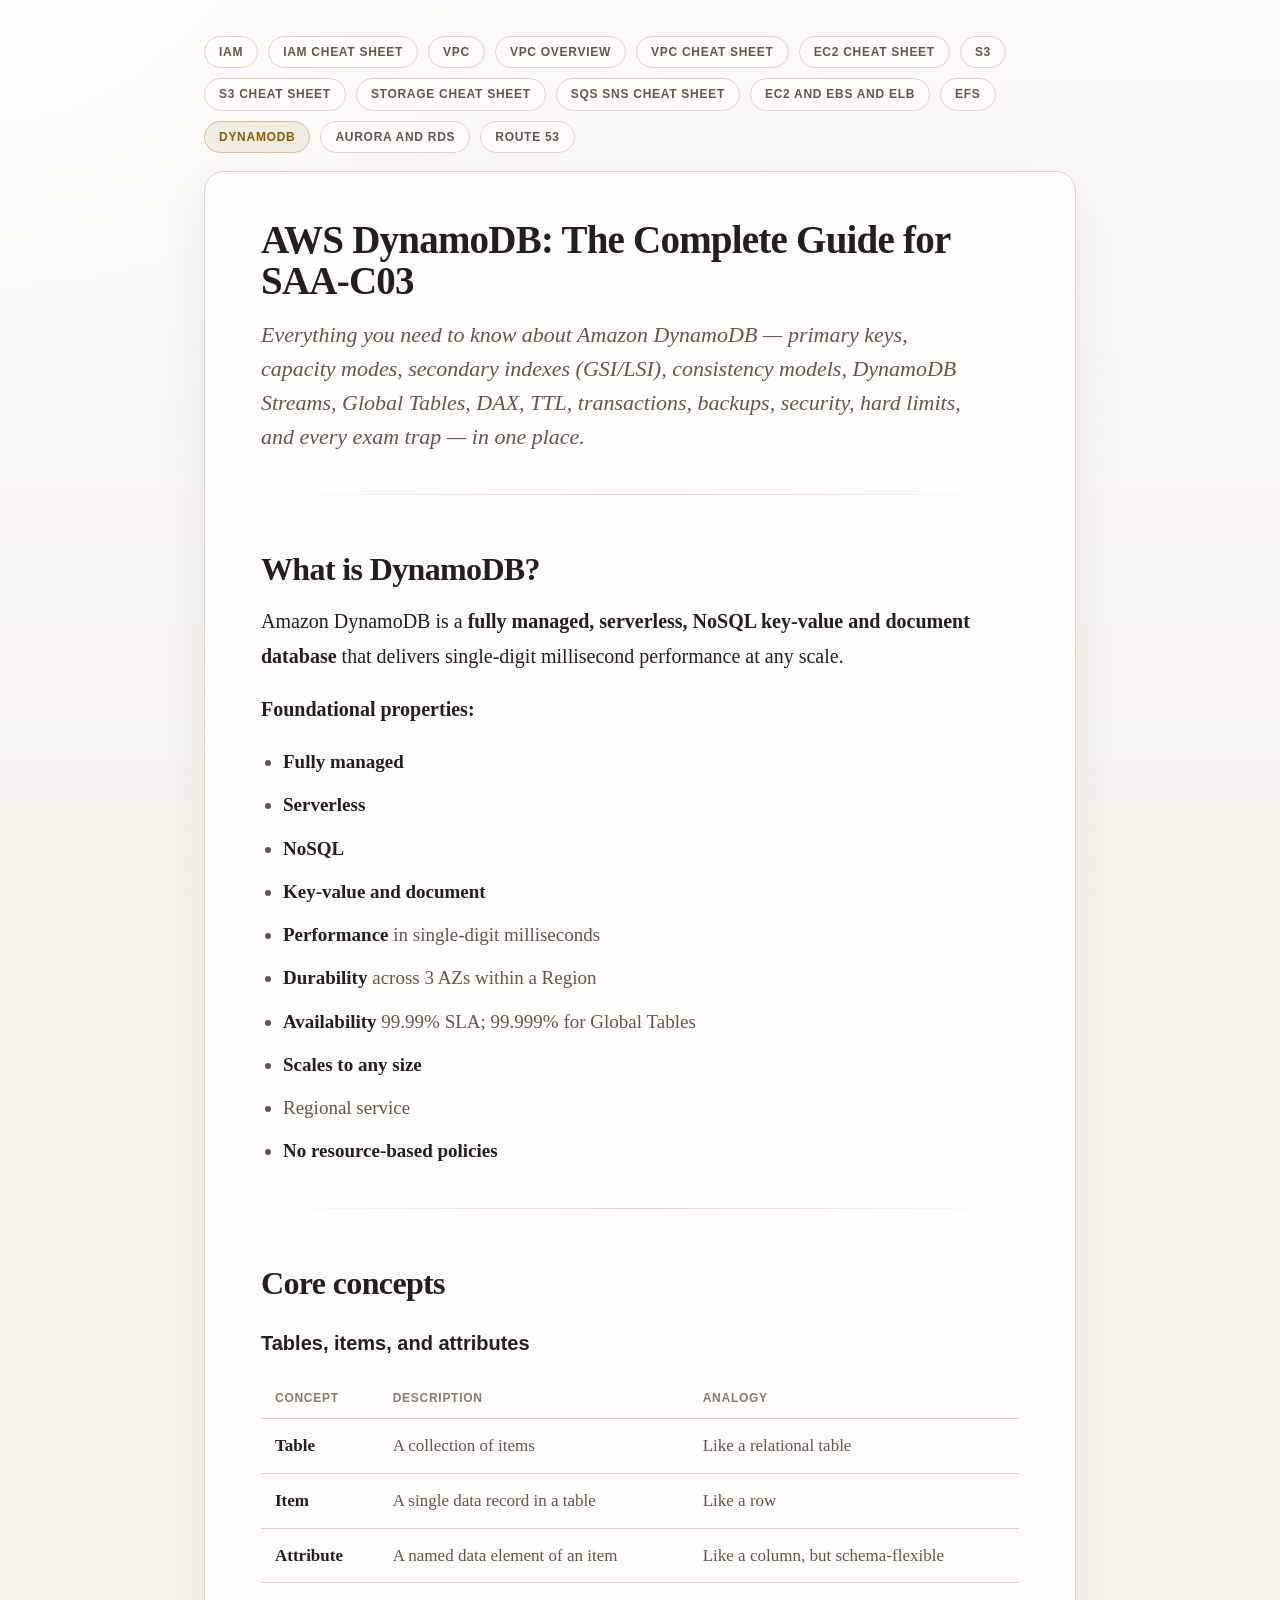
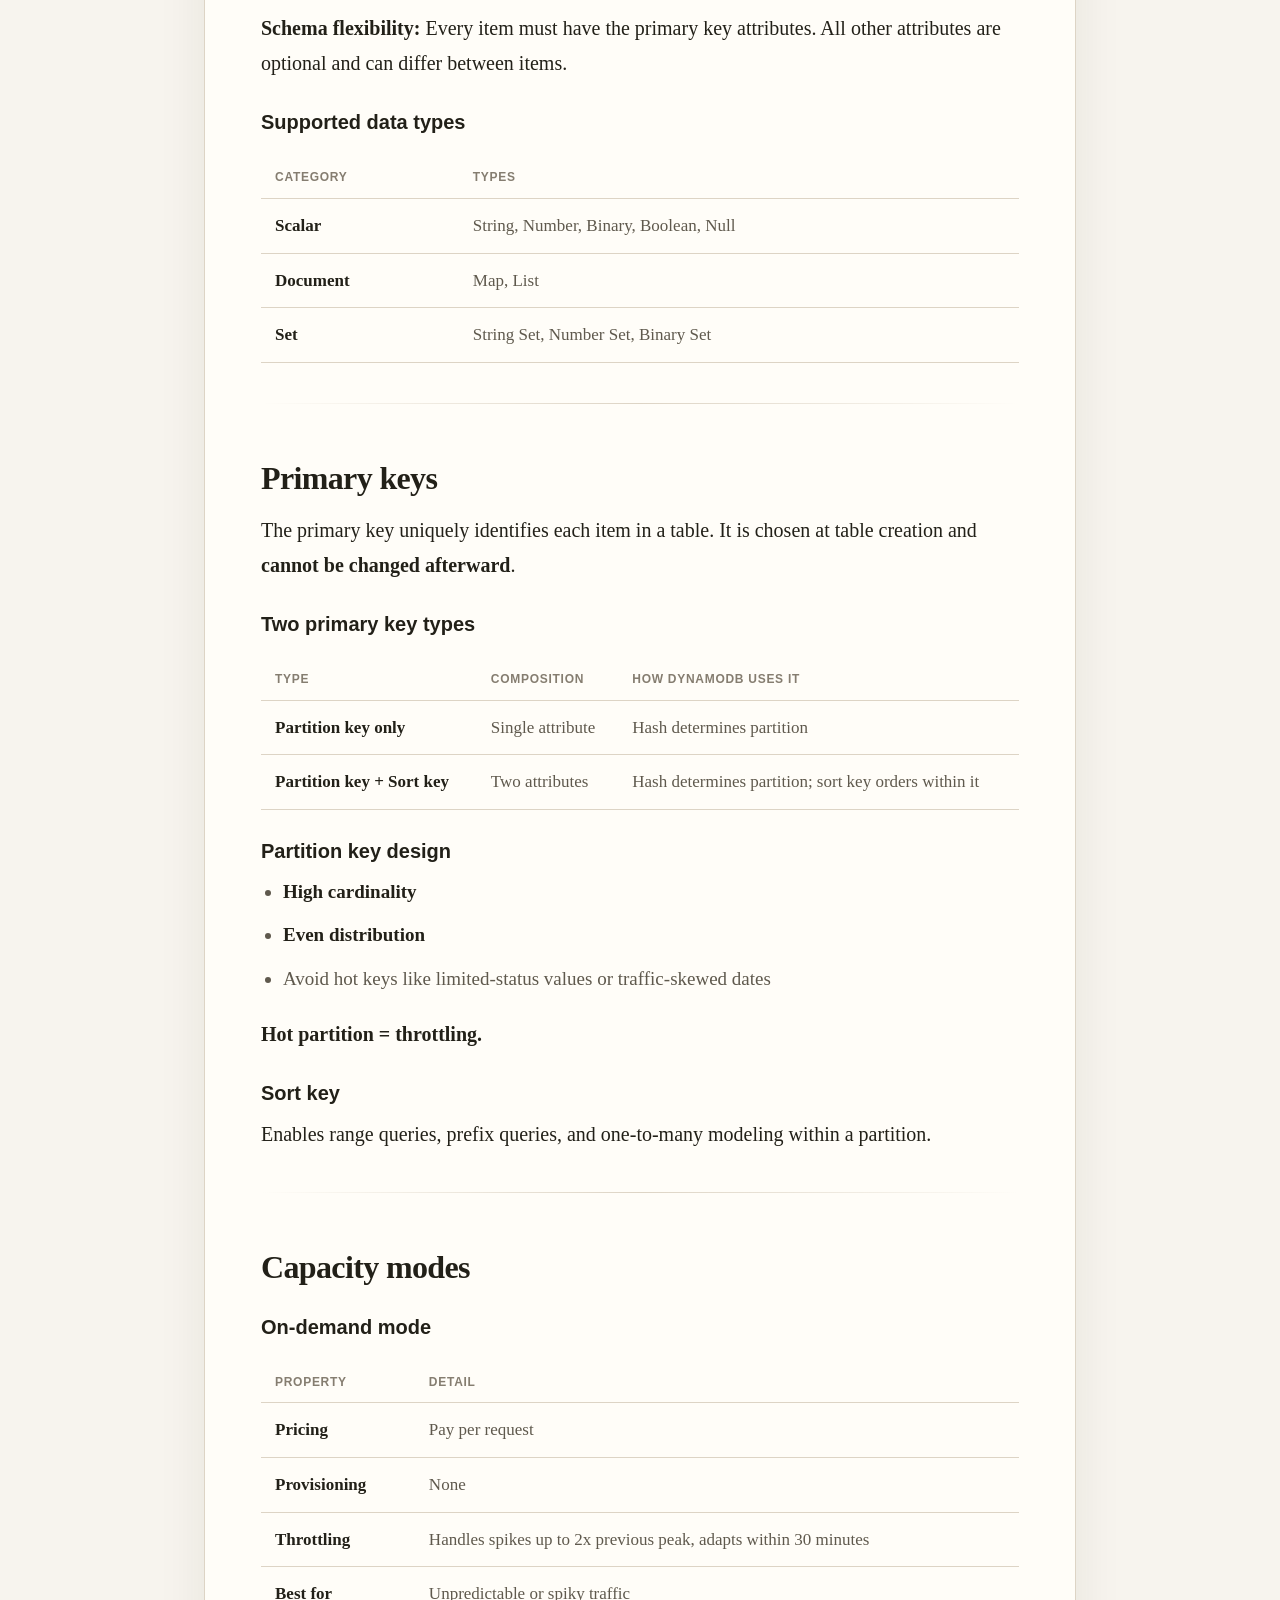
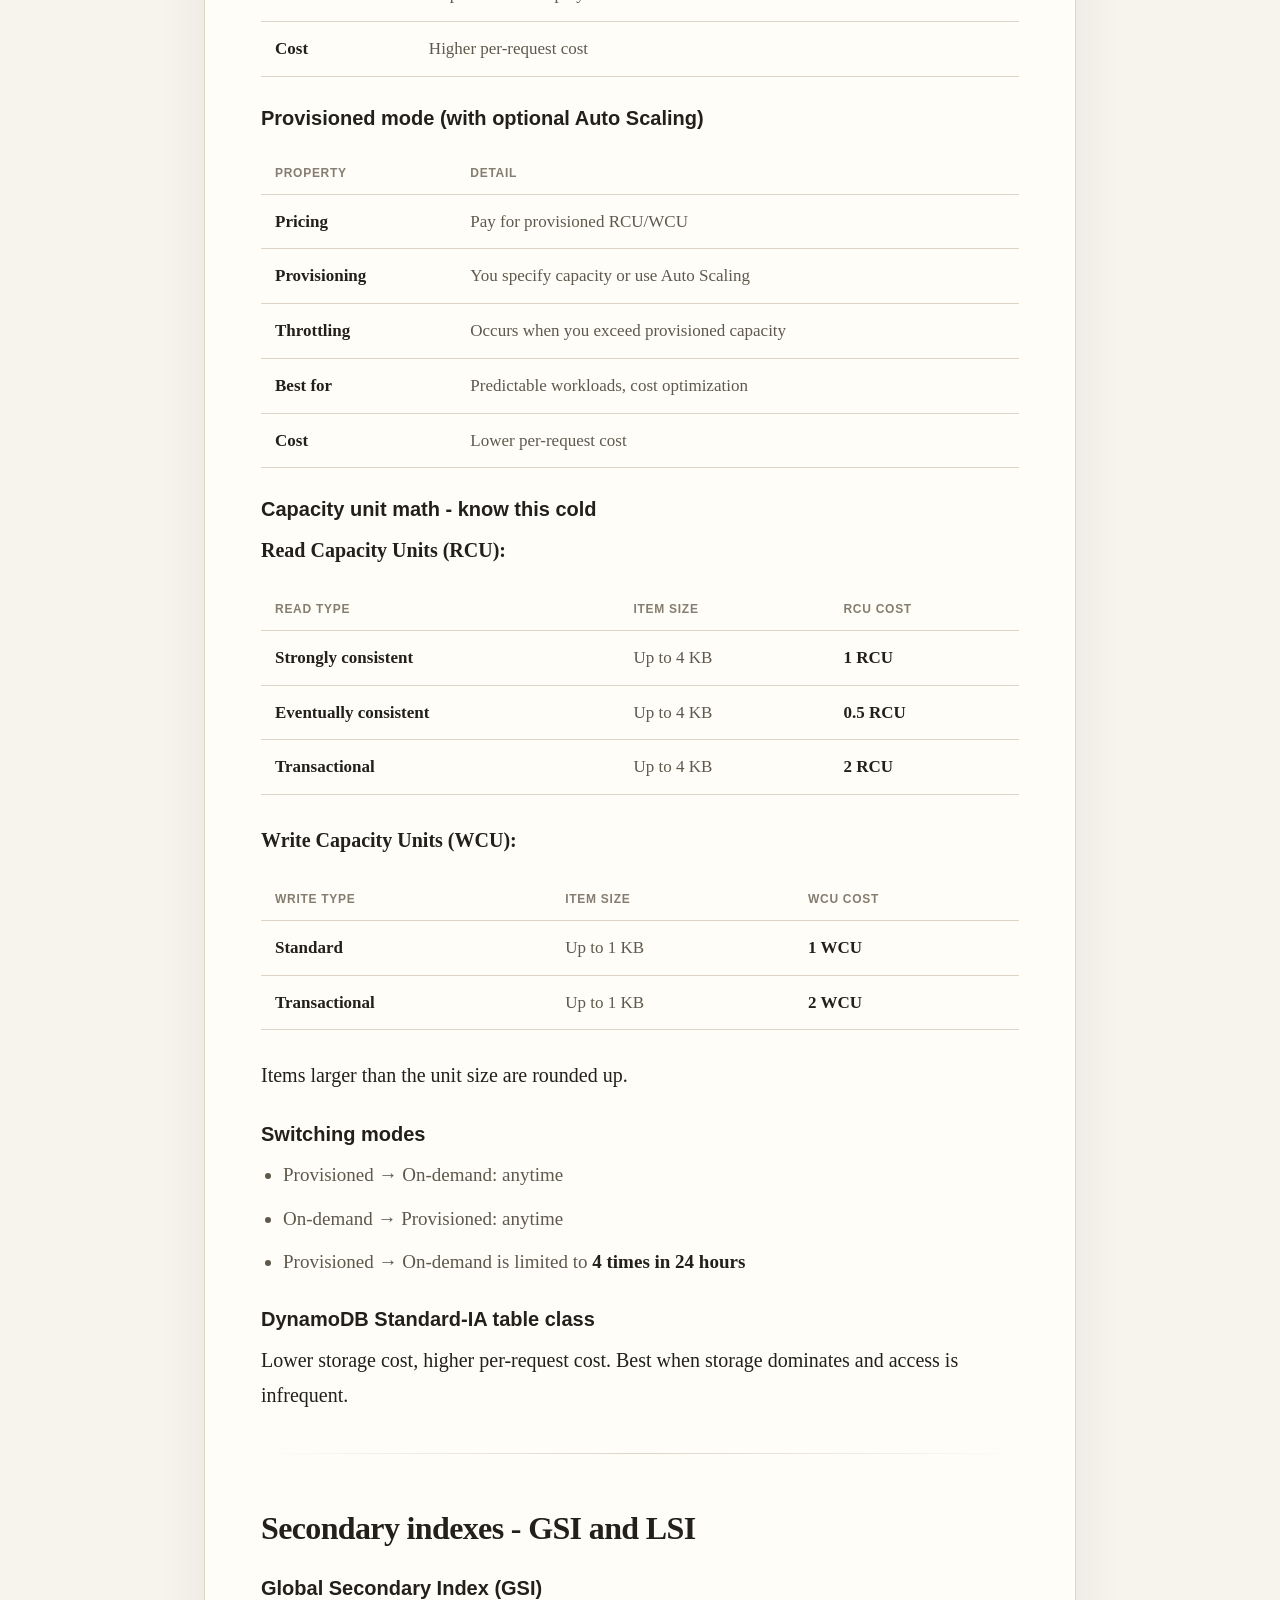
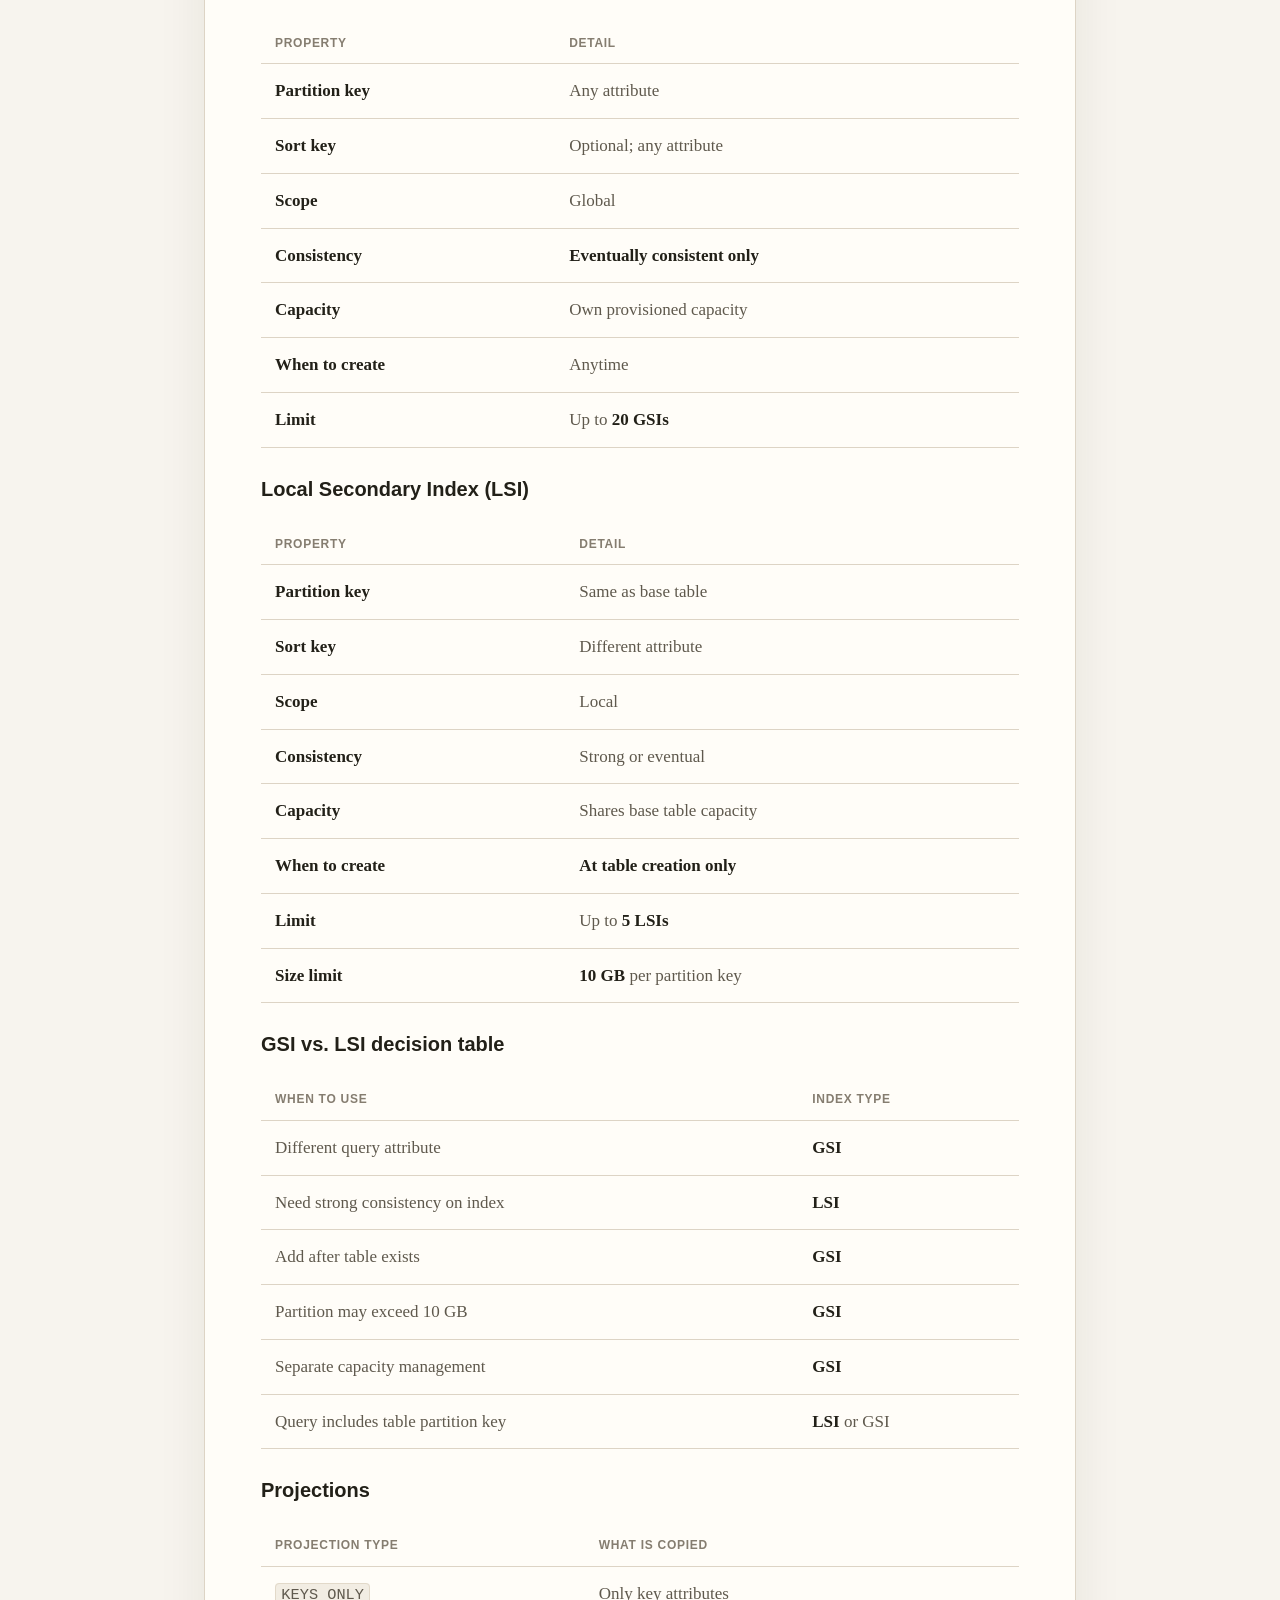
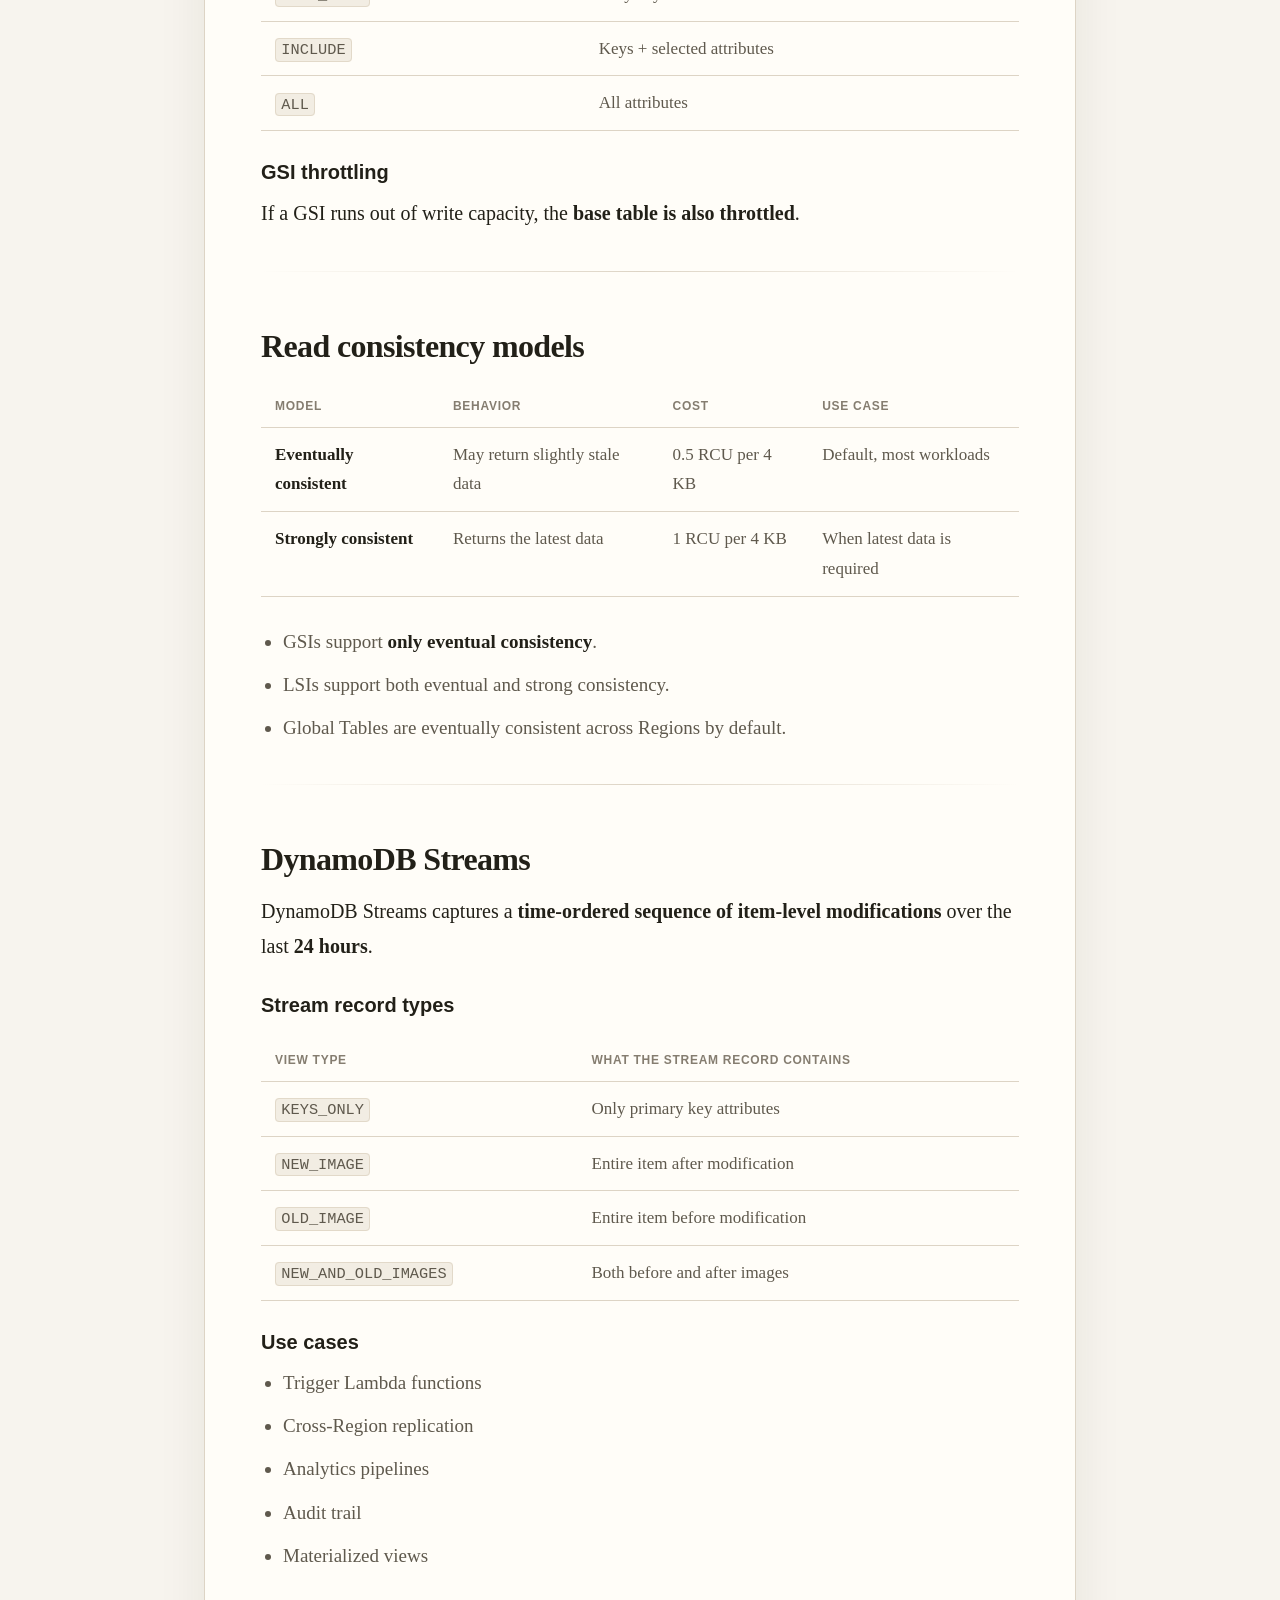
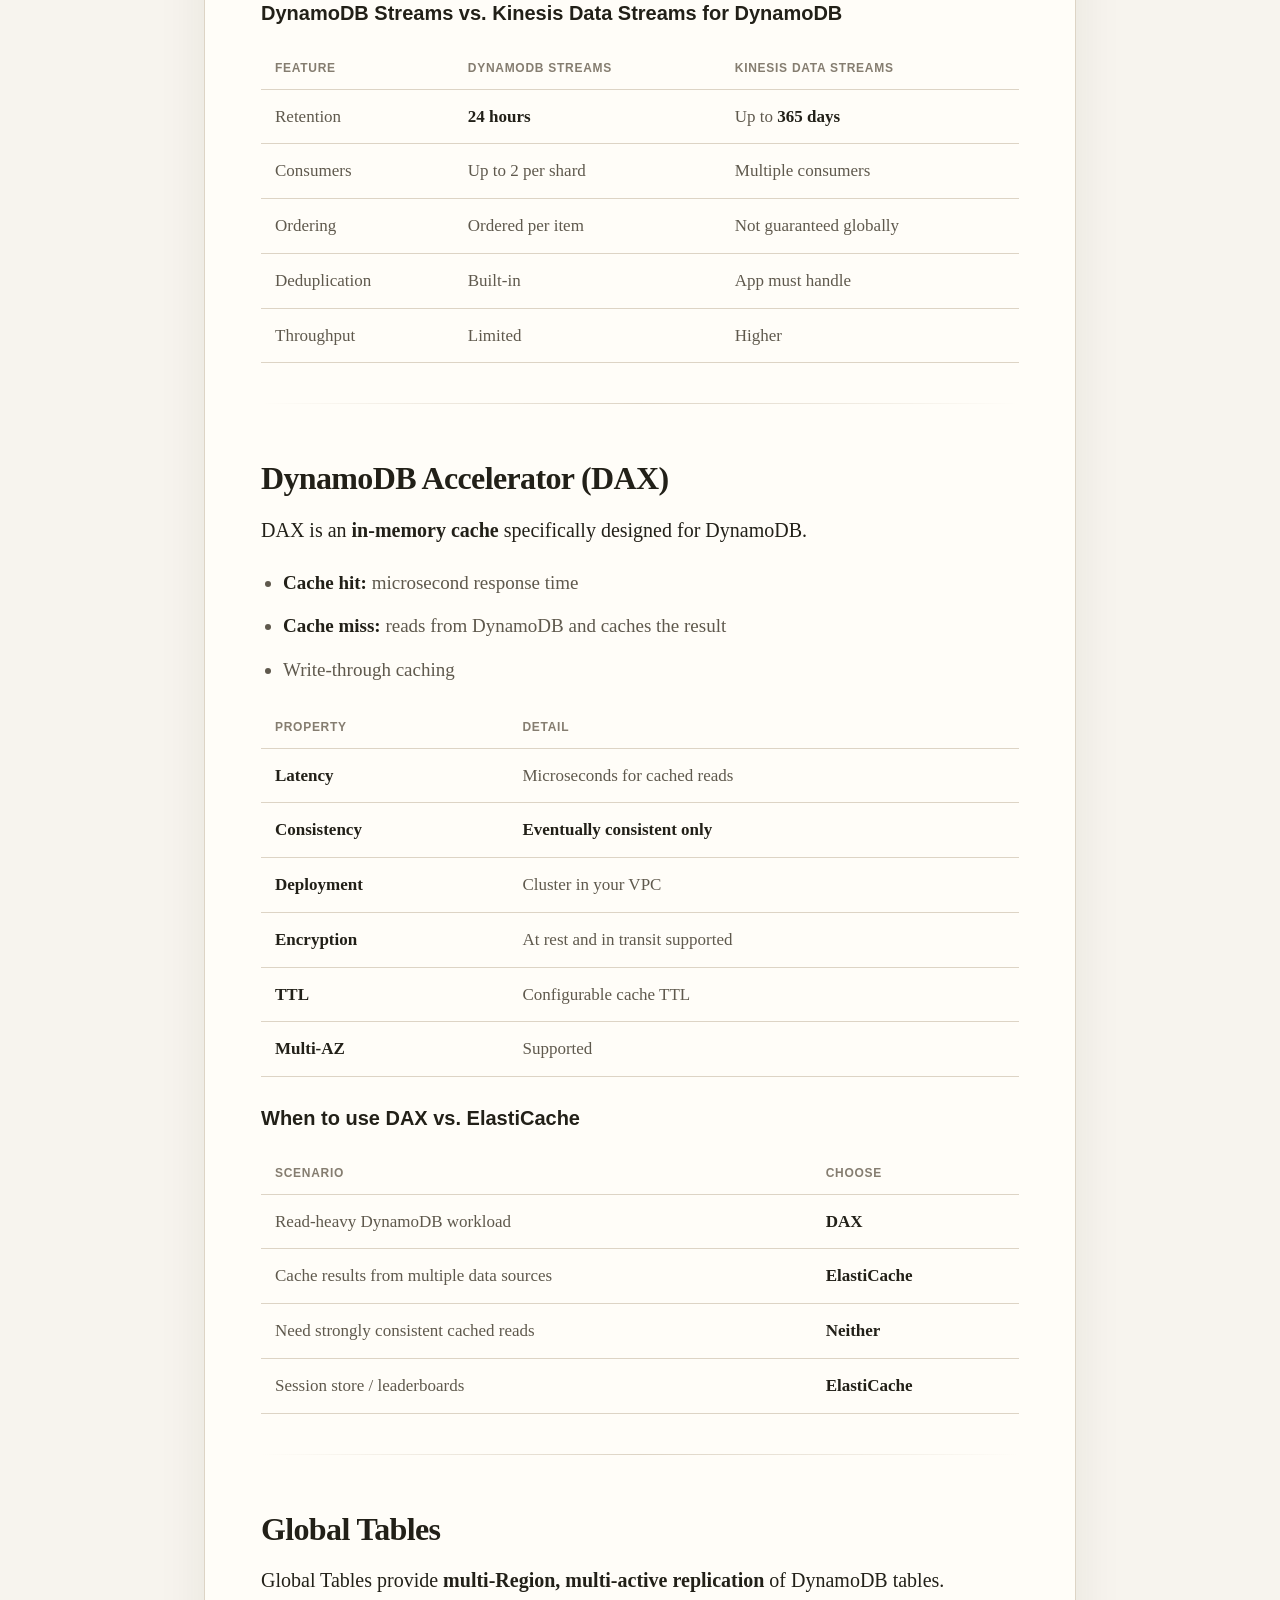
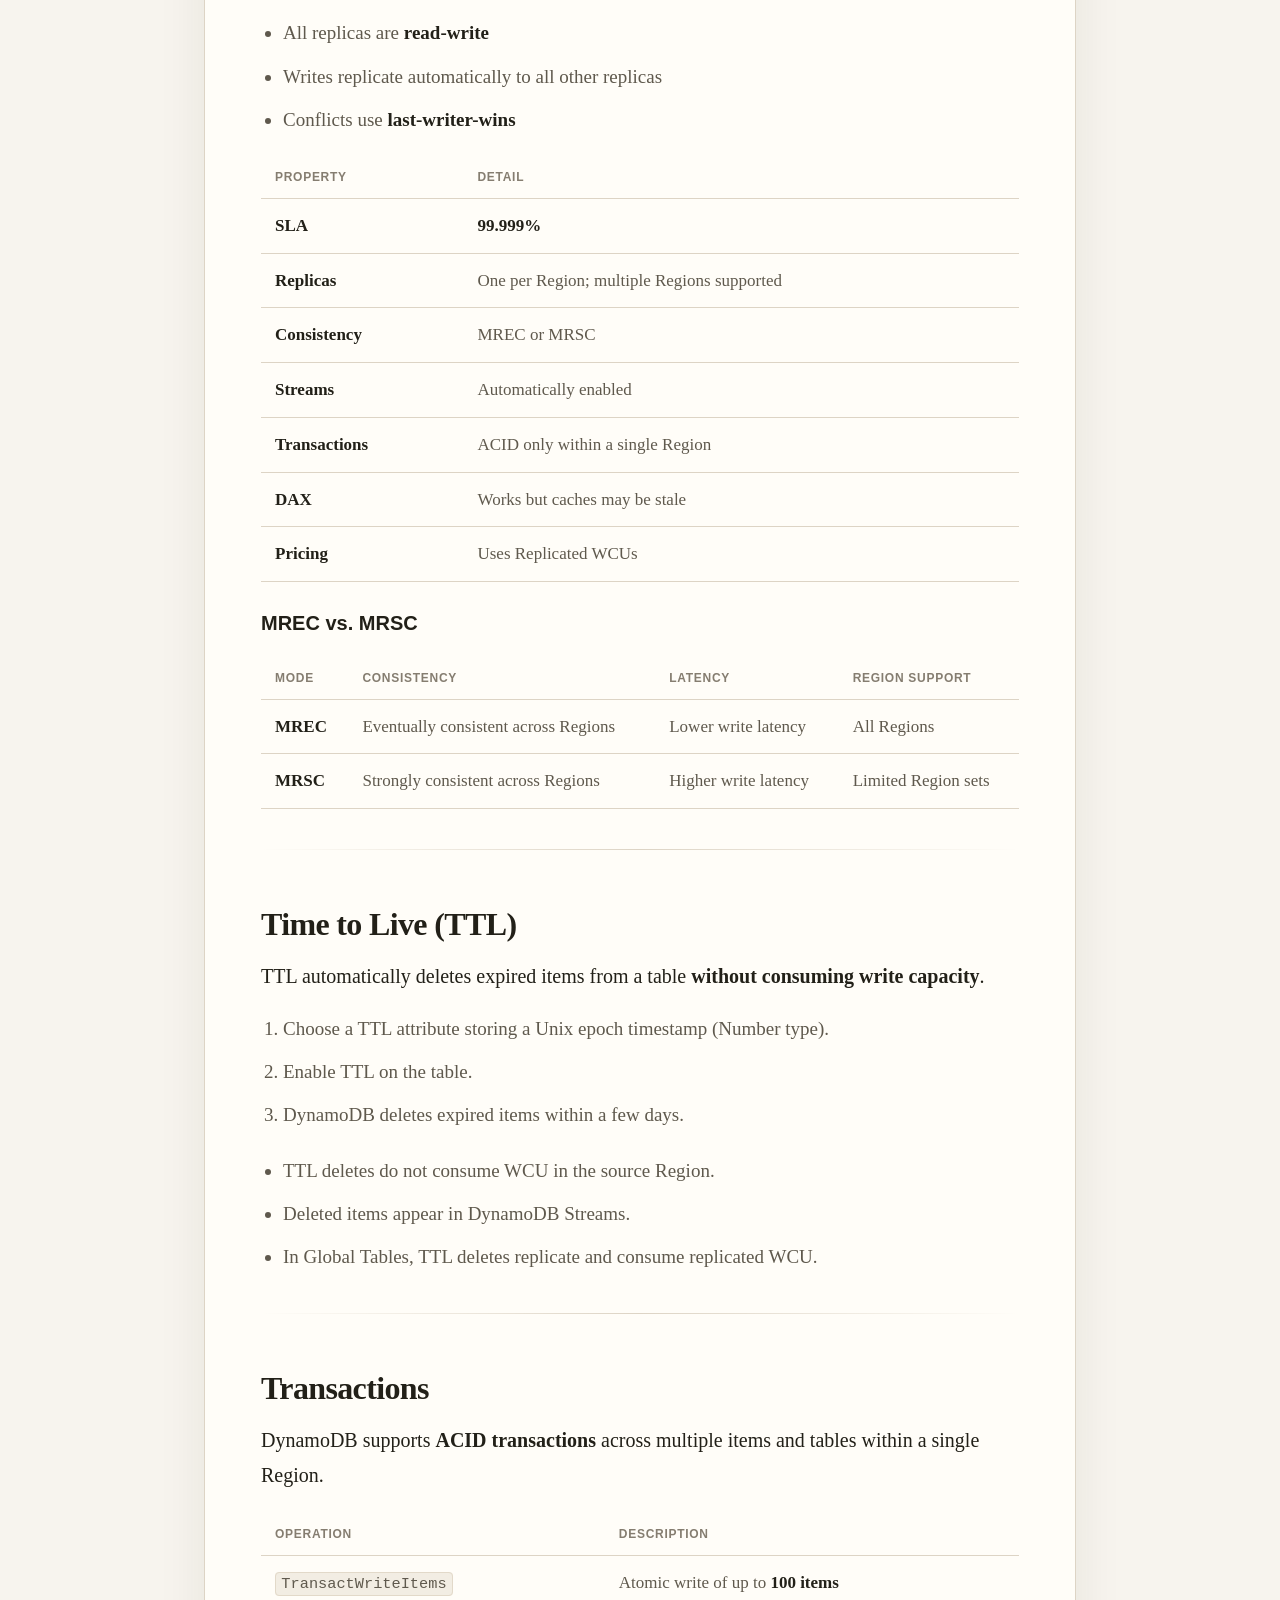
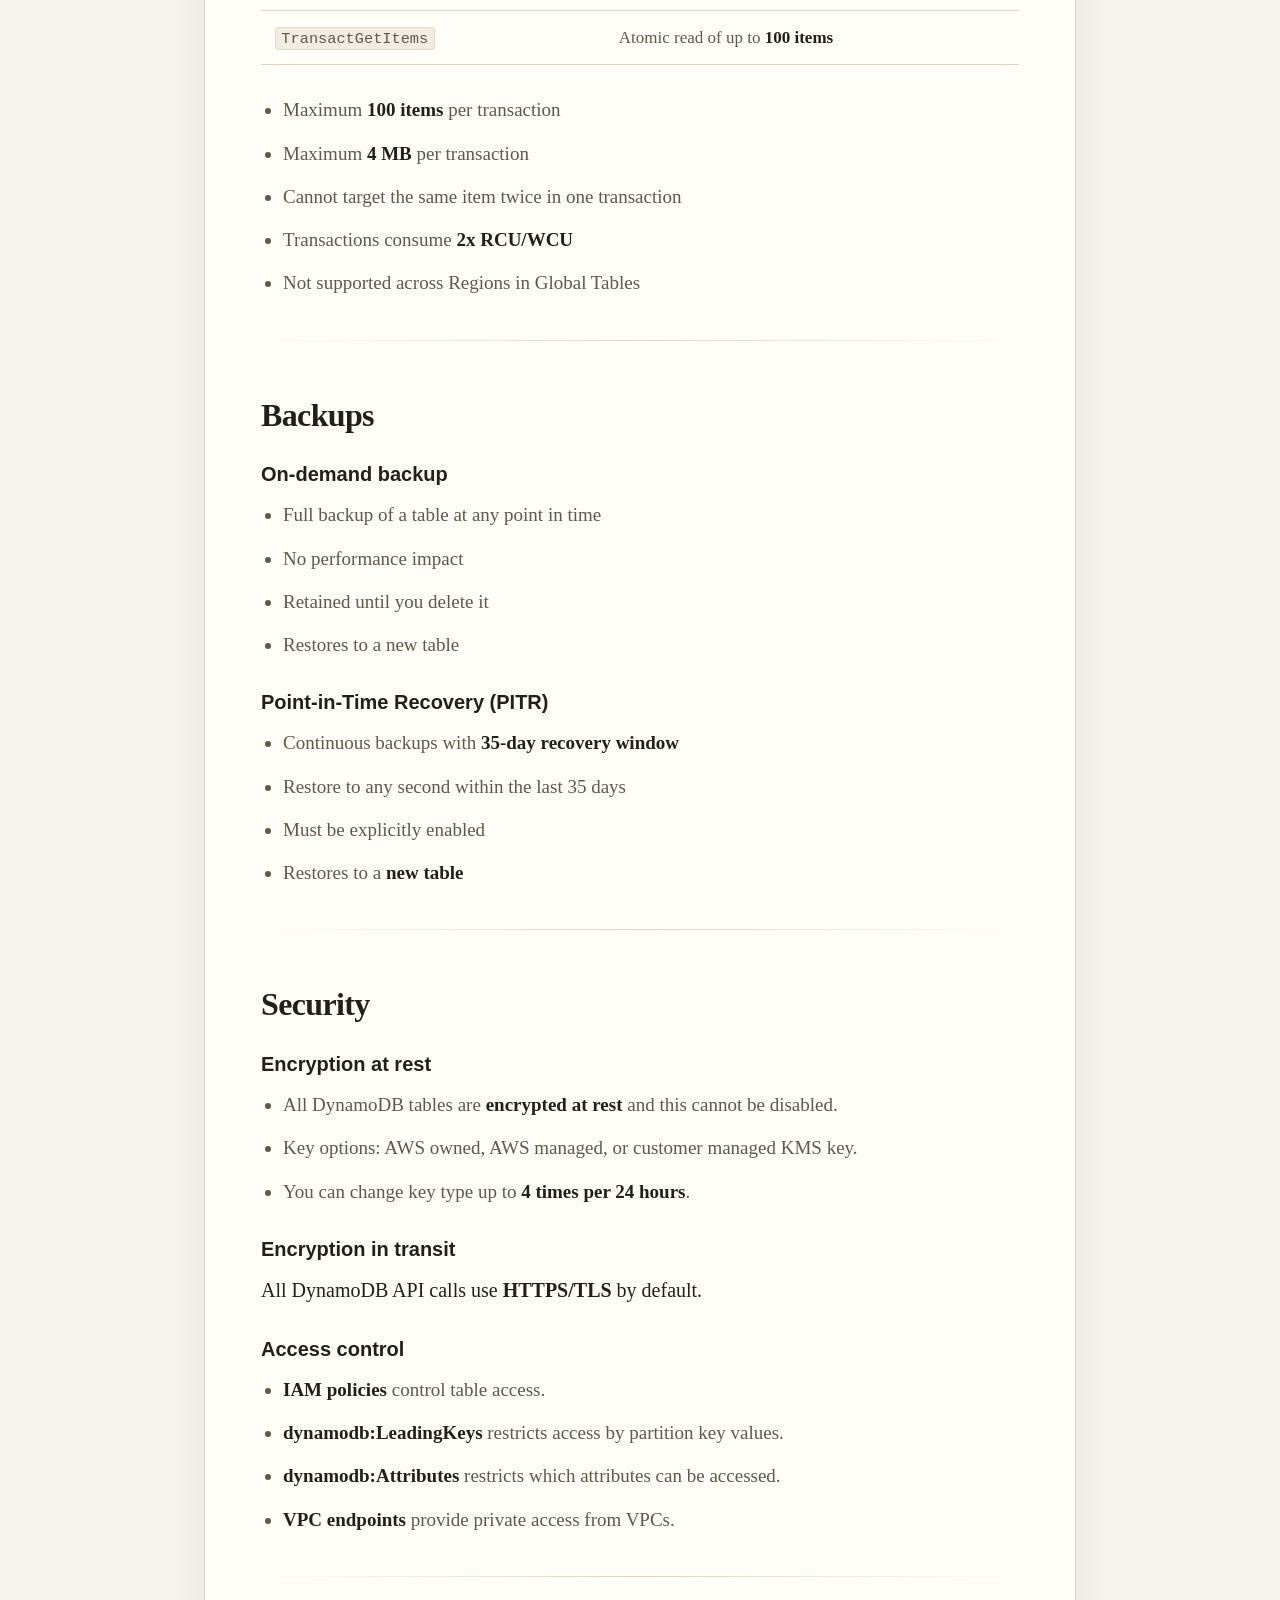
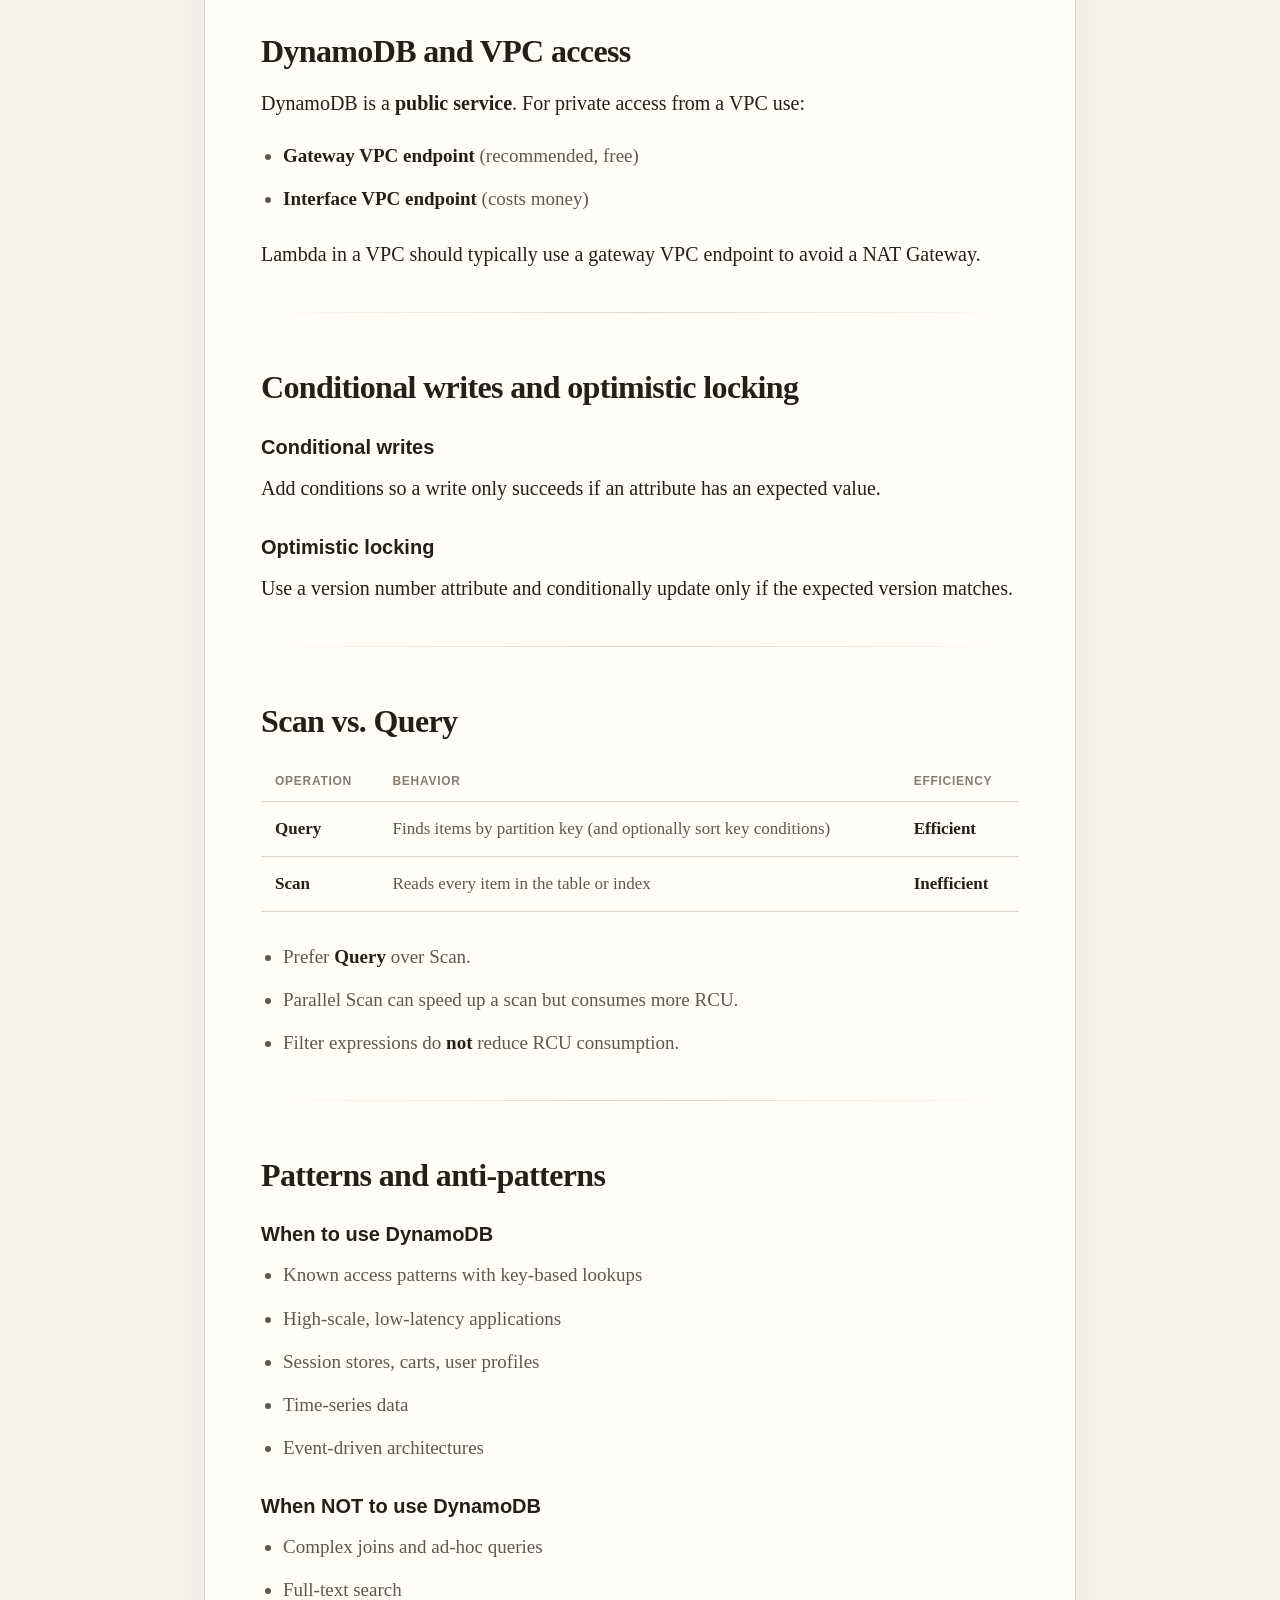
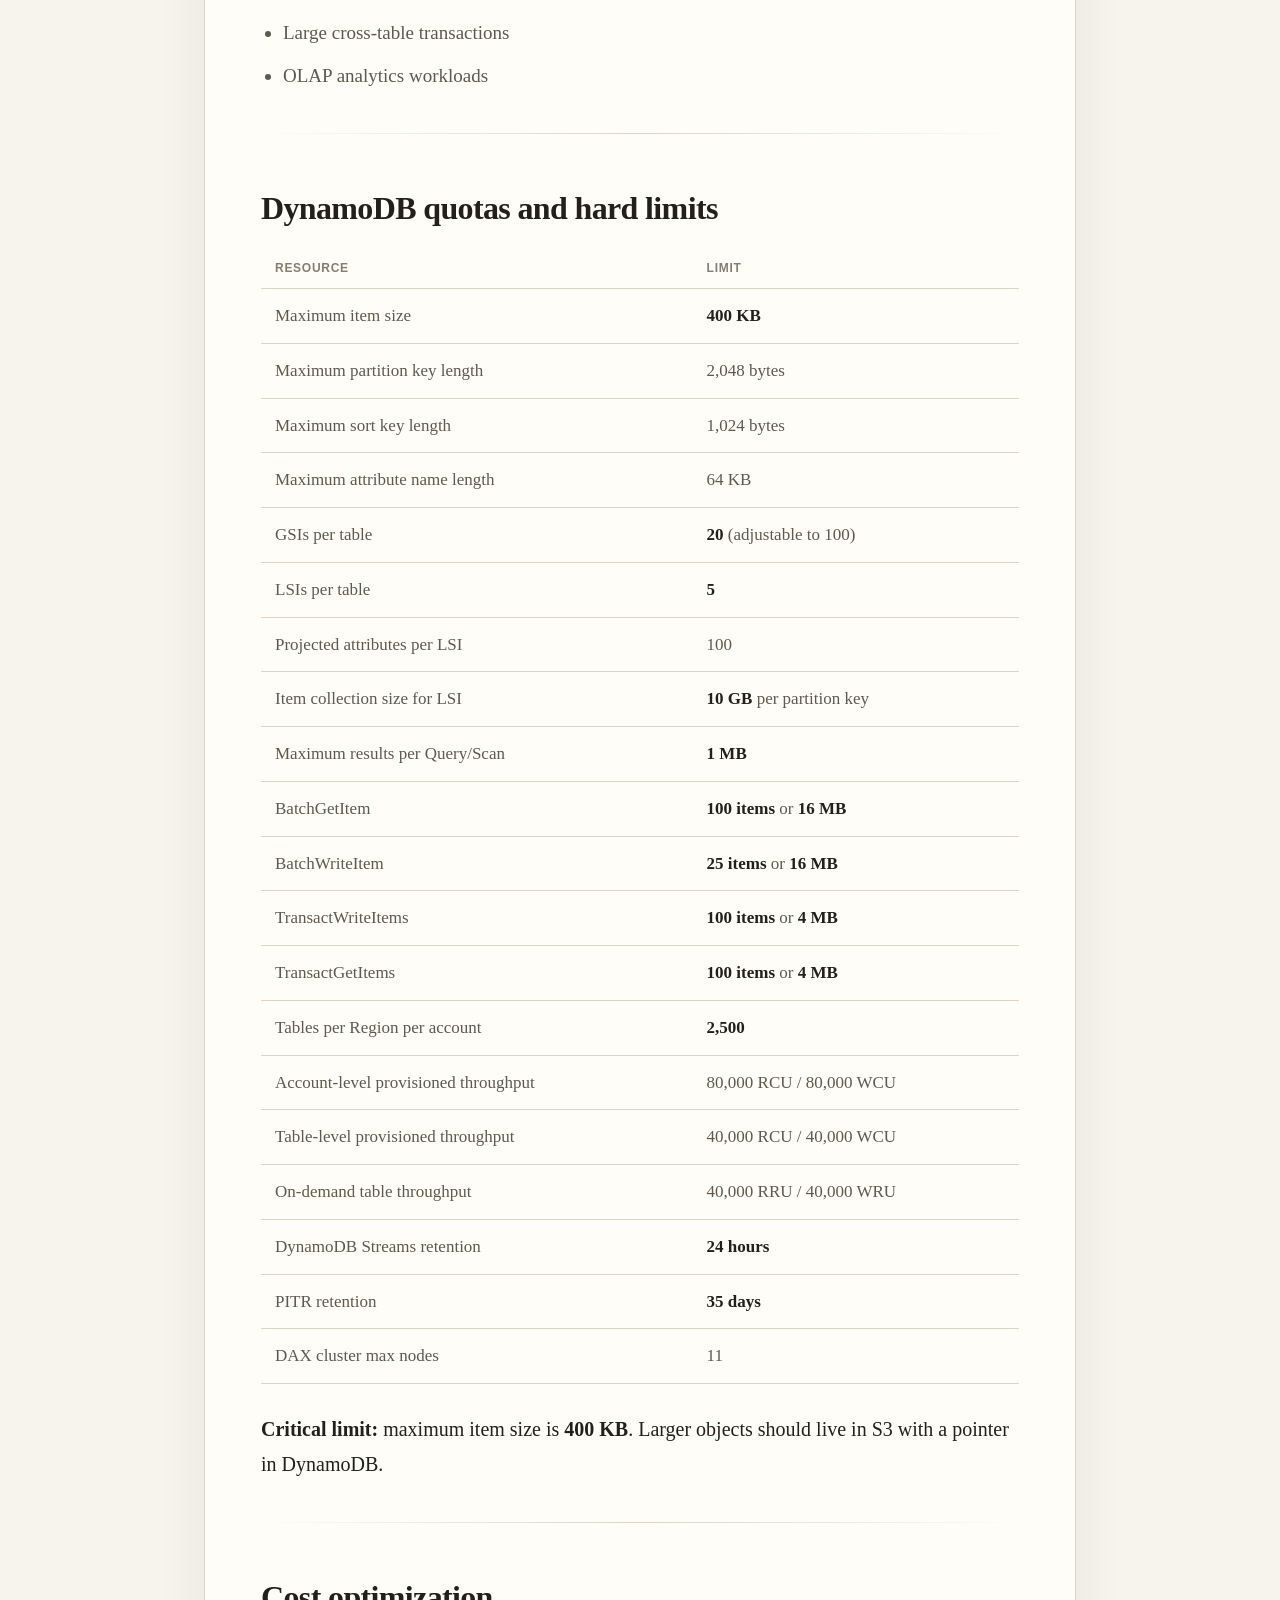
<file: dynamodb.html>
<!DOCTYPE html>
<html lang="en">
<head>
<meta charset="UTF-8">
<meta name="viewport" content="width=device-width, initial-scale=1.0">
<title>AWS DynamoDB: The Complete Guide for SAA-C03</title>
<style>
  *, *::before, *::after { box-sizing: border-box; }

  :root {
    --bg: #f7f4ee;
    --paper: #fffdf8;
    --border: #ddd4c5;
    --text: #222018;
    --text-dim: #5f594d;
    --text-faint: #857d70;
    --accent: #8d5c00;
    --accent-soft: rgba(141, 92, 0, 0.08);
    --shadow: 0 20px 50px rgba(44, 35, 19, 0.08);
  }

  html { scroll-behavior: smooth; }

  body {
    margin: 0;
    background: var(--bg);
    color: var(--text);
    font-family: Charter, "Iowan Old Style", "Palatino Linotype", "Book Antiqua", Georgia, serif;
    line-height: 1.75;
  }

  body::before {
    content: "";
    position: fixed;
    inset: 0;
    background:
      linear-gradient(180deg, rgba(255,255,255,0.55), rgba(255,255,255,0)),
      radial-gradient(circle at top left, rgba(255,255,255,0.5), transparent 30%);
    pointer-events: none;
    z-index: 0;
  }

  .page {
    position: relative;
    z-index: 1;
    max-width: 920px;
    margin: 0 auto;
    padding: 36px 24px 72px;
  }

  .topnav {
    display: flex;
    gap: 10px;
    margin-bottom: 18px;
    flex-wrap: wrap;
  }

  .navlink {
    display: inline-flex;
    align-items: center;
    border: 1px solid var(--border);
    border-radius: 999px;
    padding: 8px 14px;
    background: rgba(255, 253, 248, 0.82);
    color: var(--text-dim);
    text-decoration: none;
    font: 700 12px/1.2 "Helvetica Neue", Arial, sans-serif;
    letter-spacing: 0.06em;
    text-transform: uppercase;
    transition: background 140ms ease, color 140ms ease, border-color 140ms ease;
  }

  .navlink:hover {
    background: var(--accent-soft);
    border-color: #cfbea0;
    color: var(--text);
  }

  .navlink[aria-current="page"] {
    background: var(--accent-soft);
    border-color: #cfbea0;
    color: var(--accent);
  }

  .article {
    background: var(--paper);
    border: 1px solid var(--border);
    border-radius: 20px;
    box-shadow: var(--shadow);
    padding: 48px 56px;
  }

  header {
    margin-bottom: 32px;
  }

  h1 {
    font-size: clamp(27px, 3.5vw, 39px);
    line-height: 1.05;
    margin: 0 0 16px;
    letter-spacing: -0.02em;
  }

  .deck {
    font-size: 22px;
    line-height: 1.55;
    color: var(--text-dim);
    max-width: 720px;
    margin: 0;
  }

  h2 {
    font-size: 32px;
    line-height: 1.15;
    margin: 56px 0 16px;
    letter-spacing: -0.02em;
  }

  h3 {
    font: 700 20px/1.35 "Helvetica Neue", Arial, sans-serif;
    margin: 28px 0 10px;
    color: var(--text);
  }

  p {
    font-size: 20px;
    margin: 0 0 18px;
  }

  ul, ol {
    margin: 0 0 22px 22px;
    padding: 0;
  }

  li {
    font-size: 19px;
    margin-bottom: 10px;
    color: var(--text-dim);
  }

  strong { color: var(--text); }
  em { color: var(--text-dim); }

  code {
    font-family: "SFMono-Regular", Consolas, "Liberation Mono", Menlo, monospace;
    font-size: 0.9em;
    background: #f2ede3;
    border: 1px solid #e2d9c9;
    border-radius: 4px;
    padding: 0.12em 0.35em;
  }

  pre {
    margin: 18px 0 22px;
    padding: 18px 20px;
    overflow-x: auto;
    background: #f3ede3;
    border: 1px solid #e2d8c7;
    border-radius: 14px;
    color: #2f2a22;
    font: 14px/1.6 "SFMono-Regular", Consolas, "Liberation Mono", Menlo, monospace;
  }

  hr {
    border: 0;
    height: 1px;
    margin: 40px 0;
    background: linear-gradient(to right, transparent, var(--border), transparent);
  }

  table {
    width: 100%;
    border-collapse: collapse;
    margin: 22px 0 28px;
    font-size: 17px;
  }

  th, td {
    text-align: left;
    vertical-align: top;
    padding: 12px 14px;
    border-bottom: 1px solid var(--border);
  }

  th {
    font: 700 12px/1.3 "Helvetica Neue", Arial, sans-serif;
    letter-spacing: 0.06em;
    text-transform: uppercase;
    color: var(--text-faint);
  }

  td {
    color: var(--text-dim);
  }

  @media (max-width: 768px) {
    .page {
      padding-top: 24px;
    }

    .topnav {
      margin-bottom: 14px;
      gap: 8px;
    }

    .navlink {
      font-size: 11px;
      padding: 7px 12px;
    }

    .article {
      padding: 28px 18px;
      border-radius: 16px;
    }

    .deck {
      font-size: 18px;
    }

    p {
      font-size: 16px;
    }

    li {
      font-size: 15px;
    }

    h2 {
      font-size: 24px;
    }

    h3 {
      font-size: 18px;
    }

    table {
      display: block;
      overflow-x: auto;
      white-space: nowrap;
      font-size: 14px;
      -webkit-overflow-scrolling: touch;
    }

    th, td {
      padding: 10px 12px;
    }

    pre {
      font-size: 12px;
      padding: 14px 16px;
    }
  }
</style>
</head>
<body>
  <main class="page">
    <nav class="topnav" aria-label="Site sections">
      <a class="navlink" href="./index.html">IAM</a>
      <a class="navlink" href="./iam-cheat-sheet.html">IAM Cheat Sheet</a>
      <a class="navlink" href="./vpc.html">VPC</a>
      <a class="navlink" href="./vpc-overview.html">VPC Overview</a>
      <a class="navlink" href="./vpc-cheat-sheet.html">VPC Cheat Sheet</a>
      <a class="navlink" href="./ec2-cheat-sheet.html">EC2 Cheat Sheet</a>
      <a class="navlink" href="./s3.html">S3</a>
      <a class="navlink" href="./s3-cheat-sheet.html">S3 Cheat Sheet</a>
      <a class="navlink" href="./storage-cheat-sheet.html">Storage Cheat Sheet</a>
      <a class="navlink" href="./sqs-sns-cheat-sheet.html">SQS SNS Cheat Sheet</a>
      <a class="navlink" href="./ec2-and-ebs.html">EC2 and EBS and ELB</a>
      <a class="navlink" href="./efs.html">EFS</a>
      <a class="navlink" href="./dynamodb.html" aria-current="page">DynamoDB</a>
      <a class="navlink" href="./aurora-and-rds.html">Aurora and RDS</a>
      <a class="navlink" href="./route-53.html">Route 53</a>
    </nav>
    <article class="article">
      <header>
        <h1>AWS DynamoDB: The Complete Guide for SAA-C03</h1>
        <p class="deck"><em>Everything you need to know about Amazon DynamoDB &mdash; primary keys, capacity modes, secondary indexes (GSI/LSI), consistency models, DynamoDB Streams, Global Tables, DAX, TTL, transactions, backups, security, hard limits, and every exam trap &mdash; in one place.</em></p>
      </header>

      <hr>

      <section>
        <h2>What is DynamoDB?</h2>
        <p>Amazon DynamoDB is a <strong>fully managed, serverless, NoSQL key-value and document database</strong> that delivers single-digit millisecond performance at any scale.</p>
        <p><strong>Foundational properties:</strong></p>
        <ul>
          <li><strong>Fully managed</strong></li>
          <li><strong>Serverless</strong></li>
          <li><strong>NoSQL</strong></li>
          <li><strong>Key-value and document</strong></li>
          <li><strong>Performance</strong> in single-digit milliseconds</li>
          <li><strong>Durability</strong> across 3 AZs within a Region</li>
          <li><strong>Availability</strong> 99.99% SLA; 99.999% for Global Tables</li>
          <li><strong>Scales to any size</strong></li>
          <li>Regional service</li>
          <li><strong>No resource-based policies</strong></li>
        </ul>
      </section>

      <hr>

      <section>
        <h2>Core concepts</h2>
        <h3>Tables, items, and attributes</h3>
        <table>
          <thead>
            <tr><th>Concept</th><th>Description</th><th>Analogy</th></tr>
          </thead>
          <tbody>
            <tr><td><strong>Table</strong></td><td>A collection of items</td><td>Like a relational table</td></tr>
            <tr><td><strong>Item</strong></td><td>A single data record in a table</td><td>Like a row</td></tr>
            <tr><td><strong>Attribute</strong></td><td>A named data element of an item</td><td>Like a column, but schema-flexible</td></tr>
          </tbody>
        </table>
        <p><strong>Schema flexibility:</strong> Every item must have the primary key attributes. All other attributes are optional and can differ between items.</p>

        <h3>Supported data types</h3>
        <table>
          <thead>
            <tr><th>Category</th><th>Types</th></tr>
          </thead>
          <tbody>
            <tr><td><strong>Scalar</strong></td><td>String, Number, Binary, Boolean, Null</td></tr>
            <tr><td><strong>Document</strong></td><td>Map, List</td></tr>
            <tr><td><strong>Set</strong></td><td>String Set, Number Set, Binary Set</td></tr>
          </tbody>
        </table>
      </section>

      <hr>

      <section>
        <h2>Primary keys</h2>
        <p>The primary key uniquely identifies each item in a table. It is chosen at table creation and <strong>cannot be changed afterward</strong>.</p>
        <h3>Two primary key types</h3>
        <table>
          <thead>
            <tr><th>Type</th><th>Composition</th><th>How DynamoDB uses it</th></tr>
          </thead>
          <tbody>
            <tr><td><strong>Partition key only</strong></td><td>Single attribute</td><td>Hash determines partition</td></tr>
            <tr><td><strong>Partition key + Sort key</strong></td><td>Two attributes</td><td>Hash determines partition; sort key orders within it</td></tr>
          </tbody>
        </table>
        <h3>Partition key design</h3>
        <ul>
          <li><strong>High cardinality</strong></li>
          <li><strong>Even distribution</strong></li>
          <li>Avoid hot keys like limited-status values or traffic-skewed dates</li>
        </ul>
        <p><strong>Hot partition = throttling.</strong></p>
        <h3>Sort key</h3>
        <p>Enables range queries, prefix queries, and one-to-many modeling within a partition.</p>
      </section>

      <hr>

      <section>
        <h2>Capacity modes</h2>
        <h3>On-demand mode</h3>
        <table>
          <thead>
            <tr><th>Property</th><th>Detail</th></tr>
          </thead>
          <tbody>
            <tr><td><strong>Pricing</strong></td><td>Pay per request</td></tr>
            <tr><td><strong>Provisioning</strong></td><td>None</td></tr>
            <tr><td><strong>Throttling</strong></td><td>Handles spikes up to 2x previous peak, adapts within 30 minutes</td></tr>
            <tr><td><strong>Best for</strong></td><td>Unpredictable or spiky traffic</td></tr>
            <tr><td><strong>Cost</strong></td><td>Higher per-request cost</td></tr>
          </tbody>
        </table>

        <h3>Provisioned mode (with optional Auto Scaling)</h3>
        <table>
          <thead>
            <tr><th>Property</th><th>Detail</th></tr>
          </thead>
          <tbody>
            <tr><td><strong>Pricing</strong></td><td>Pay for provisioned RCU/WCU</td></tr>
            <tr><td><strong>Provisioning</strong></td><td>You specify capacity or use Auto Scaling</td></tr>
            <tr><td><strong>Throttling</strong></td><td>Occurs when you exceed provisioned capacity</td></tr>
            <tr><td><strong>Best for</strong></td><td>Predictable workloads, cost optimization</td></tr>
            <tr><td><strong>Cost</strong></td><td>Lower per-request cost</td></tr>
          </tbody>
        </table>

        <h3>Capacity unit math - know this cold</h3>
        <p><strong>Read Capacity Units (RCU):</strong></p>
        <table>
          <thead>
            <tr><th>Read type</th><th>Item size</th><th>RCU cost</th></tr>
          </thead>
          <tbody>
            <tr><td><strong>Strongly consistent</strong></td><td>Up to 4 KB</td><td><strong>1 RCU</strong></td></tr>
            <tr><td><strong>Eventually consistent</strong></td><td>Up to 4 KB</td><td><strong>0.5 RCU</strong></td></tr>
            <tr><td><strong>Transactional</strong></td><td>Up to 4 KB</td><td><strong>2 RCU</strong></td></tr>
          </tbody>
        </table>
        <p><strong>Write Capacity Units (WCU):</strong></p>
        <table>
          <thead>
            <tr><th>Write type</th><th>Item size</th><th>WCU cost</th></tr>
          </thead>
          <tbody>
            <tr><td><strong>Standard</strong></td><td>Up to 1 KB</td><td><strong>1 WCU</strong></td></tr>
            <tr><td><strong>Transactional</strong></td><td>Up to 1 KB</td><td><strong>2 WCU</strong></td></tr>
          </tbody>
        </table>
        <p>Items larger than the unit size are rounded up.</p>

        <h3>Switching modes</h3>
        <ul>
          <li>Provisioned → On-demand: anytime</li>
          <li>On-demand → Provisioned: anytime</li>
          <li>Provisioned → On-demand is limited to <strong>4 times in 24 hours</strong></li>
        </ul>

        <h3>DynamoDB Standard-IA table class</h3>
        <p>Lower storage cost, higher per-request cost. Best when storage dominates and access is infrequent.</p>
      </section>

      <hr>

      <section>
        <h2>Secondary indexes - GSI and LSI</h2>
        <h3>Global Secondary Index (GSI)</h3>
        <table>
          <thead>
            <tr><th>Property</th><th>Detail</th></tr>
          </thead>
          <tbody>
            <tr><td><strong>Partition key</strong></td><td>Any attribute</td></tr>
            <tr><td><strong>Sort key</strong></td><td>Optional; any attribute</td></tr>
            <tr><td><strong>Scope</strong></td><td>Global</td></tr>
            <tr><td><strong>Consistency</strong></td><td><strong>Eventually consistent only</strong></td></tr>
            <tr><td><strong>Capacity</strong></td><td>Own provisioned capacity</td></tr>
            <tr><td><strong>When to create</strong></td><td>Anytime</td></tr>
            <tr><td><strong>Limit</strong></td><td>Up to <strong>20 GSIs</strong></td></tr>
          </tbody>
        </table>

        <h3>Local Secondary Index (LSI)</h3>
        <table>
          <thead>
            <tr><th>Property</th><th>Detail</th></tr>
          </thead>
          <tbody>
            <tr><td><strong>Partition key</strong></td><td>Same as base table</td></tr>
            <tr><td><strong>Sort key</strong></td><td>Different attribute</td></tr>
            <tr><td><strong>Scope</strong></td><td>Local</td></tr>
            <tr><td><strong>Consistency</strong></td><td>Strong or eventual</td></tr>
            <tr><td><strong>Capacity</strong></td><td>Shares base table capacity</td></tr>
            <tr><td><strong>When to create</strong></td><td><strong>At table creation only</strong></td></tr>
            <tr><td><strong>Limit</strong></td><td>Up to <strong>5 LSIs</strong></td></tr>
            <tr><td><strong>Size limit</strong></td><td><strong>10 GB</strong> per partition key</td></tr>
          </tbody>
        </table>

        <h3>GSI vs. LSI decision table</h3>
        <table>
          <thead>
            <tr><th>When to use</th><th>Index type</th></tr>
          </thead>
          <tbody>
            <tr><td>Different query attribute</td><td><strong>GSI</strong></td></tr>
            <tr><td>Need strong consistency on index</td><td><strong>LSI</strong></td></tr>
            <tr><td>Add after table exists</td><td><strong>GSI</strong></td></tr>
            <tr><td>Partition may exceed 10 GB</td><td><strong>GSI</strong></td></tr>
            <tr><td>Separate capacity management</td><td><strong>GSI</strong></td></tr>
            <tr><td>Query includes table partition key</td><td><strong>LSI</strong> or GSI</td></tr>
          </tbody>
        </table>

        <h3>Projections</h3>
        <table>
          <thead>
            <tr><th>Projection type</th><th>What is copied</th></tr>
          </thead>
          <tbody>
            <tr><td><code>KEYS_ONLY</code></td><td>Only key attributes</td></tr>
            <tr><td><code>INCLUDE</code></td><td>Keys + selected attributes</td></tr>
            <tr><td><code>ALL</code></td><td>All attributes</td></tr>
          </tbody>
        </table>

        <h3>GSI throttling</h3>
        <p>If a GSI runs out of write capacity, the <strong>base table is also throttled</strong>.</p>
      </section>

      <hr>

      <section>
        <h2>Read consistency models</h2>
        <table>
          <thead>
            <tr><th>Model</th><th>Behavior</th><th>Cost</th><th>Use case</th></tr>
          </thead>
          <tbody>
            <tr><td><strong>Eventually consistent</strong></td><td>May return slightly stale data</td><td>0.5 RCU per 4 KB</td><td>Default, most workloads</td></tr>
            <tr><td><strong>Strongly consistent</strong></td><td>Returns the latest data</td><td>1 RCU per 4 KB</td><td>When latest data is required</td></tr>
          </tbody>
        </table>
        <ul>
          <li>GSIs support <strong>only eventual consistency</strong>.</li>
          <li>LSIs support both eventual and strong consistency.</li>
          <li>Global Tables are eventually consistent across Regions by default.</li>
        </ul>
      </section>

      <hr>

      <section>
        <h2>DynamoDB Streams</h2>
        <p>DynamoDB Streams captures a <strong>time-ordered sequence of item-level modifications</strong> over the last <strong>24 hours</strong>.</p>
        <h3>Stream record types</h3>
        <table>
          <thead>
            <tr><th>View type</th><th>What the stream record contains</th></tr>
          </thead>
          <tbody>
            <tr><td><code>KEYS_ONLY</code></td><td>Only primary key attributes</td></tr>
            <tr><td><code>NEW_IMAGE</code></td><td>Entire item after modification</td></tr>
            <tr><td><code>OLD_IMAGE</code></td><td>Entire item before modification</td></tr>
            <tr><td><code>NEW_AND_OLD_IMAGES</code></td><td>Both before and after images</td></tr>
          </tbody>
        </table>
        <h3>Use cases</h3>
        <ul>
          <li>Trigger Lambda functions</li>
          <li>Cross-Region replication</li>
          <li>Analytics pipelines</li>
          <li>Audit trail</li>
          <li>Materialized views</li>
        </ul>
        <h3>DynamoDB Streams vs. Kinesis Data Streams for DynamoDB</h3>
        <table>
          <thead>
            <tr><th>Feature</th><th>DynamoDB Streams</th><th>Kinesis Data Streams</th></tr>
          </thead>
          <tbody>
            <tr><td>Retention</td><td><strong>24 hours</strong></td><td>Up to <strong>365 days</strong></td></tr>
            <tr><td>Consumers</td><td>Up to 2 per shard</td><td>Multiple consumers</td></tr>
            <tr><td>Ordering</td><td>Ordered per item</td><td>Not guaranteed globally</td></tr>
            <tr><td>Deduplication</td><td>Built-in</td><td>App must handle</td></tr>
            <tr><td>Throughput</td><td>Limited</td><td>Higher</td></tr>
          </tbody>
        </table>
      </section>

      <hr>

      <section>
        <h2>DynamoDB Accelerator (DAX)</h2>
        <p>DAX is an <strong>in-memory cache</strong> specifically designed for DynamoDB.</p>
        <ul>
          <li><strong>Cache hit:</strong> microsecond response time</li>
          <li><strong>Cache miss:</strong> reads from DynamoDB and caches the result</li>
          <li>Write-through caching</li>
        </ul>
        <table>
          <thead>
            <tr><th>Property</th><th>Detail</th></tr>
          </thead>
          <tbody>
            <tr><td><strong>Latency</strong></td><td>Microseconds for cached reads</td></tr>
            <tr><td><strong>Consistency</strong></td><td><strong>Eventually consistent only</strong></td></tr>
            <tr><td><strong>Deployment</strong></td><td>Cluster in your VPC</td></tr>
            <tr><td><strong>Encryption</strong></td><td>At rest and in transit supported</td></tr>
            <tr><td><strong>TTL</strong></td><td>Configurable cache TTL</td></tr>
            <tr><td><strong>Multi-AZ</strong></td><td>Supported</td></tr>
          </tbody>
        </table>
        <h3>When to use DAX vs. ElastiCache</h3>
        <table>
          <thead>
            <tr><th>Scenario</th><th>Choose</th></tr>
          </thead>
          <tbody>
            <tr><td>Read-heavy DynamoDB workload</td><td><strong>DAX</strong></td></tr>
            <tr><td>Cache results from multiple data sources</td><td><strong>ElastiCache</strong></td></tr>
            <tr><td>Need strongly consistent cached reads</td><td><strong>Neither</strong></td></tr>
            <tr><td>Session store / leaderboards</td><td><strong>ElastiCache</strong></td></tr>
          </tbody>
        </table>
      </section>

      <hr>

      <section>
        <h2>Global Tables</h2>
        <p>Global Tables provide <strong>multi-Region, multi-active replication</strong> of DynamoDB tables.</p>
        <ul>
          <li>All replicas are <strong>read-write</strong></li>
          <li>Writes replicate automatically to all other replicas</li>
          <li>Conflicts use <strong>last-writer-wins</strong></li>
        </ul>
        <table>
          <thead>
            <tr><th>Property</th><th>Detail</th></tr>
          </thead>
          <tbody>
            <tr><td><strong>SLA</strong></td><td><strong>99.999%</strong></td></tr>
            <tr><td><strong>Replicas</strong></td><td>One per Region; multiple Regions supported</td></tr>
            <tr><td><strong>Consistency</strong></td><td>MREC or MRSC</td></tr>
            <tr><td><strong>Streams</strong></td><td>Automatically enabled</td></tr>
            <tr><td><strong>Transactions</strong></td><td>ACID only within a single Region</td></tr>
            <tr><td><strong>DAX</strong></td><td>Works but caches may be stale</td></tr>
            <tr><td><strong>Pricing</strong></td><td>Uses Replicated WCUs</td></tr>
          </tbody>
        </table>
        <h3>MREC vs. MRSC</h3>
        <table>
          <thead>
            <tr><th>Mode</th><th>Consistency</th><th>Latency</th><th>Region support</th></tr>
          </thead>
          <tbody>
            <tr><td><strong>MREC</strong></td><td>Eventually consistent across Regions</td><td>Lower write latency</td><td>All Regions</td></tr>
            <tr><td><strong>MRSC</strong></td><td>Strongly consistent across Regions</td><td>Higher write latency</td><td>Limited Region sets</td></tr>
          </tbody>
        </table>
      </section>

      <hr>

      <section>
        <h2>Time to Live (TTL)</h2>
        <p>TTL automatically deletes expired items from a table <strong>without consuming write capacity</strong>.</p>
        <ol>
          <li>Choose a TTL attribute storing a Unix epoch timestamp (Number type).</li>
          <li>Enable TTL on the table.</li>
          <li>DynamoDB deletes expired items within a few days.</li>
        </ol>
        <ul>
          <li>TTL deletes do not consume WCU in the source Region.</li>
          <li>Deleted items appear in DynamoDB Streams.</li>
          <li>In Global Tables, TTL deletes replicate and consume replicated WCU.</li>
        </ul>
      </section>

      <hr>

      <section>
        <h2>Transactions</h2>
        <p>DynamoDB supports <strong>ACID transactions</strong> across multiple items and tables within a single Region.</p>
        <table>
          <thead>
            <tr><th>Operation</th><th>Description</th></tr>
          </thead>
          <tbody>
            <tr><td><code>TransactWriteItems</code></td><td>Atomic write of up to <strong>100 items</strong></td></tr>
            <tr><td><code>TransactGetItems</code></td><td>Atomic read of up to <strong>100 items</strong></td></tr>
          </tbody>
        </table>
        <ul>
          <li>Maximum <strong>100 items</strong> per transaction</li>
          <li>Maximum <strong>4 MB</strong> per transaction</li>
          <li>Cannot target the same item twice in one transaction</li>
          <li>Transactions consume <strong>2x RCU/WCU</strong></li>
          <li>Not supported across Regions in Global Tables</li>
        </ul>
      </section>

      <hr>

      <section>
        <h2>Backups</h2>
        <h3>On-demand backup</h3>
        <ul>
          <li>Full backup of a table at any point in time</li>
          <li>No performance impact</li>
          <li>Retained until you delete it</li>
          <li>Restores to a new table</li>
        </ul>
        <h3>Point-in-Time Recovery (PITR)</h3>
        <ul>
          <li>Continuous backups with <strong>35-day recovery window</strong></li>
          <li>Restore to any second within the last 35 days</li>
          <li>Must be explicitly enabled</li>
          <li>Restores to a <strong>new table</strong></li>
        </ul>
      </section>

      <hr>

      <section>
        <h2>Security</h2>
        <h3>Encryption at rest</h3>
        <ul>
          <li>All DynamoDB tables are <strong>encrypted at rest</strong> and this cannot be disabled.</li>
          <li>Key options: AWS owned, AWS managed, or customer managed KMS key.</li>
          <li>You can change key type up to <strong>4 times per 24 hours</strong>.</li>
        </ul>
        <h3>Encryption in transit</h3>
        <p>All DynamoDB API calls use <strong>HTTPS/TLS</strong> by default.</p>
        <h3>Access control</h3>
        <ul>
          <li><strong>IAM policies</strong> control table access.</li>
          <li><strong>dynamodb:LeadingKeys</strong> restricts access by partition key values.</li>
          <li><strong>dynamodb:Attributes</strong> restricts which attributes can be accessed.</li>
          <li><strong>VPC endpoints</strong> provide private access from VPCs.</li>
        </ul>
      </section>

      <hr>

      <section>
        <h2>DynamoDB and VPC access</h2>
        <p>DynamoDB is a <strong>public service</strong>. For private access from a VPC use:</p>
        <ul>
          <li><strong>Gateway VPC endpoint</strong> (recommended, free)</li>
          <li><strong>Interface VPC endpoint</strong> (costs money)</li>
        </ul>
        <p>Lambda in a VPC should typically use a gateway VPC endpoint to avoid a NAT Gateway.</p>
      </section>

      <hr>

      <section>
        <h2>Conditional writes and optimistic locking</h2>
        <h3>Conditional writes</h3>
        <p>Add conditions so a write only succeeds if an attribute has an expected value.</p>
        <h3>Optimistic locking</h3>
        <p>Use a version number attribute and conditionally update only if the expected version matches.</p>
      </section>

      <hr>

      <section>
        <h2>Scan vs. Query</h2>
        <table>
          <thead>
            <tr><th>Operation</th><th>Behavior</th><th>Efficiency</th></tr>
          </thead>
          <tbody>
            <tr><td><strong>Query</strong></td><td>Finds items by partition key (and optionally sort key conditions)</td><td><strong>Efficient</strong></td></tr>
            <tr><td><strong>Scan</strong></td><td>Reads every item in the table or index</td><td><strong>Inefficient</strong></td></tr>
          </tbody>
        </table>
        <ul>
          <li>Prefer <strong>Query</strong> over Scan.</li>
          <li>Parallel Scan can speed up a scan but consumes more RCU.</li>
          <li>Filter expressions do <strong>not</strong> reduce RCU consumption.</li>
        </ul>
      </section>

      <hr>

      <section>
        <h2>Patterns and anti-patterns</h2>
        <h3>When to use DynamoDB</h3>
        <ul>
          <li>Known access patterns with key-based lookups</li>
          <li>High-scale, low-latency applications</li>
          <li>Session stores, carts, user profiles</li>
          <li>Time-series data</li>
          <li>Event-driven architectures</li>
        </ul>
        <h3>When NOT to use DynamoDB</h3>
        <ul>
          <li>Complex joins and ad-hoc queries</li>
          <li>Full-text search</li>
          <li>Large cross-table transactions</li>
          <li>OLAP analytics workloads</li>
        </ul>
      </section>

      <hr>

      <section>
        <h2>DynamoDB quotas and hard limits</h2>
        <table>
          <thead>
            <tr><th>Resource</th><th>Limit</th></tr>
          </thead>
          <tbody>
            <tr><td>Maximum item size</td><td><strong>400 KB</strong></td></tr>
            <tr><td>Maximum partition key length</td><td>2,048 bytes</td></tr>
            <tr><td>Maximum sort key length</td><td>1,024 bytes</td></tr>
            <tr><td>Maximum attribute name length</td><td>64 KB</td></tr>
            <tr><td>GSIs per table</td><td><strong>20</strong> (adjustable to 100)</td></tr>
            <tr><td>LSIs per table</td><td><strong>5</strong></td></tr>
            <tr><td>Projected attributes per LSI</td><td>100</td></tr>
            <tr><td>Item collection size for LSI</td><td><strong>10 GB</strong> per partition key</td></tr>
            <tr><td>Maximum results per Query/Scan</td><td><strong>1 MB</strong></td></tr>
            <tr><td>BatchGetItem</td><td><strong>100 items</strong> or <strong>16 MB</strong></td></tr>
            <tr><td>BatchWriteItem</td><td><strong>25 items</strong> or <strong>16 MB</strong></td></tr>
            <tr><td>TransactWriteItems</td><td><strong>100 items</strong> or <strong>4 MB</strong></td></tr>
            <tr><td>TransactGetItems</td><td><strong>100 items</strong> or <strong>4 MB</strong></td></tr>
            <tr><td>Tables per Region per account</td><td><strong>2,500</strong></td></tr>
            <tr><td>Account-level provisioned throughput</td><td>80,000 RCU / 80,000 WCU</td></tr>
            <tr><td>Table-level provisioned throughput</td><td>40,000 RCU / 40,000 WCU</td></tr>
            <tr><td>On-demand table throughput</td><td>40,000 RRU / 40,000 WRU</td></tr>
            <tr><td>DynamoDB Streams retention</td><td><strong>24 hours</strong></td></tr>
            <tr><td>PITR retention</td><td><strong>35 days</strong></td></tr>
            <tr><td>DAX cluster max nodes</td><td>11</td></tr>
          </tbody>
        </table>
        <p><strong>Critical limit:</strong> maximum item size is <strong>400 KB</strong>. Larger objects should live in S3 with a pointer in DynamoDB.</p>
      </section>

      <hr>

      <section>
        <h2>Cost optimization</h2>
        <h3>Capacity mode selection</h3>
        <table>
          <thead>
            <tr><th>Workload pattern</th><th>Recommended mode</th></tr>
          </thead>
          <tbody>
            <tr><td>Predictable, steady traffic</td><td><strong>Provisioned</strong> with Auto Scaling</td></tr>
            <tr><td>Spiky or unpredictable traffic</td><td><strong>On-demand</strong></td></tr>
            <tr><td>New application</td><td><strong>On-demand</strong></td></tr>
          </tbody>
        </table>
        <h3>Reserved Capacity</h3>
        <p>Provisioned mode supports Reserved Capacity for up to 77% savings.</p>
        <h3>Storage class</h3>
        <p>Use <strong>Standard-IA</strong> when storage dominates and access is infrequent.</p>
        <h3>TTL</h3>
        <p>Use TTL to delete expired data automatically.</p>
        <h3>Smaller items</h3>
        <p>Design items to be as small as possible; move large attributes to S3.</p>
        <h3>Eventually consistent reads</h3>
        <p>Use eventual consistency unless you truly need strong consistency.</p>
      </section>

      <hr>

      <section>
        <h2>Common exam traps and edge cases</h2>
        <ol>
          <li><strong>Maximum item size is 400 KB.</strong></li>
          <li><strong>LSI must be created at table creation.</strong></li>
          <li><strong>LSI has a 10 GB item collection limit.</strong></li>
          <li><strong>GSI only supports eventually consistent reads.</strong></li>
          <li><strong>GSI throttling throttles the base table.</strong></li>
          <li><strong>Filter expressions do NOT reduce RCU.</strong></li>
          <li><strong>Transactions cost 2x.</strong></li>
          <li><strong>DynamoDB Streams retention is only 24 hours.</strong></li>
          <li><strong>Global Tables transactions are Region-local only.</strong></li>
          <li><strong>PITR restores to a NEW table.</strong></li>
          <li><strong>DAX only supports eventually consistent reads.</strong></li>
          <li><strong>On-demand mode adapts to 2x previous peak.</strong></li>
          <li><strong>No resource-based policies.</strong></li>
        </ol>
      </section>

      <hr>

      <section>
        <h2>Quick reference: exam keyword -&gt; answer mapping</h2>
        <table>
          <thead>
            <tr><th>Exam keyword/phrase</th><th>Think...</th></tr>
          </thead>
          <tbody>
            <tr><td>Single-digit millisecond latency, key-value lookups</td><td>DynamoDB</td></tr>
            <tr><td>Microsecond latency for DynamoDB reads</td><td>DAX</td></tr>
            <tr><td>Unpredictable DynamoDB traffic</td><td>On-demand capacity mode</td></tr>
            <tr><td>Reduce DynamoDB costs for steady workload</td><td>Provisioned + Auto Scaling + Reserved Capacity</td></tr>
            <tr><td>Multi-Region active-active database</td><td>DynamoDB Global Tables</td></tr>
            <tr><td>React to DynamoDB changes in real-time</td><td>DynamoDB Streams + Lambda</td></tr>
            <tr><td>Automatically delete expired session data</td><td>TTL</td></tr>
            <tr><td>Recover DynamoDB to 3 hours ago</td><td>PITR</td></tr>
            <tr><td>Atomically update multiple items</td><td>DynamoDB Transactions</td></tr>
            <tr><td>Each user can only access their own items</td><td><code>dynamodb:LeadingKeys</code></td></tr>
            <tr><td>Store objects larger than 400 KB</td><td>S3 + DynamoDB pointer</td></tr>
            <tr><td>Query by non-primary-key attribute</td><td>GSI</td></tr>
            <tr><td>Need strongly consistent reads on secondary index</td><td>LSI</td></tr>
            <tr><td>Private access to DynamoDB from VPC</td><td>Gateway VPC endpoint</td></tr>
            <tr><td>Lambda in VPC times out calling DynamoDB</td><td>Add gateway VPC endpoint</td></tr>
            <tr><td>Large table, mostly infrequently accessed</td><td>Standard-IA table class</td></tr>
            <tr><td>Cross-account DynamoDB access</td><td>IAM role assumption</td></tr>
            <tr><td>Longer CDC retention than 24 hours</td><td>Kinesis Data Streams for DynamoDB</td></tr>
            <tr><td>Cache results from DynamoDB + RDS</td><td>ElastiCache</td></tr>
            <tr><td>Session store for web application</td><td>DynamoDB or ElastiCache</td></tr>
            <tr><td>Hot partition causing throttling</td><td>Redesign partition key</td></tr>
            <tr><td>Prevent overwriting item modified by another user</td><td>Optimistic locking</td></tr>
          </tbody>
        </table>
      </section>

      <hr>

      <section>
        <h2>Final mental model</h2>
        <p>Every DynamoDB exam question can be broken down with this sequence:</p>
        <ol>
          <li><strong>What is the access pattern?</strong></li>
          <li><strong>What is the primary key?</strong></li>
          <li><strong>What capacity mode?</strong></li>
          <li><strong>Do you need secondary indexes?</strong></li>
          <li><strong>What consistency?</strong></li>
          <li><strong>Do you need caching?</strong></li>
          <li><strong>Do you need multi-Region?</strong></li>
          <li><strong>What are the cost drivers?</strong></li>
        </ol>
        <p>If you can answer these eight questions for any scenario, you can answer any DynamoDB question on the SAA-C03.</p>
      </section>
    </article>
  </main>
</body>
</html>
</file>
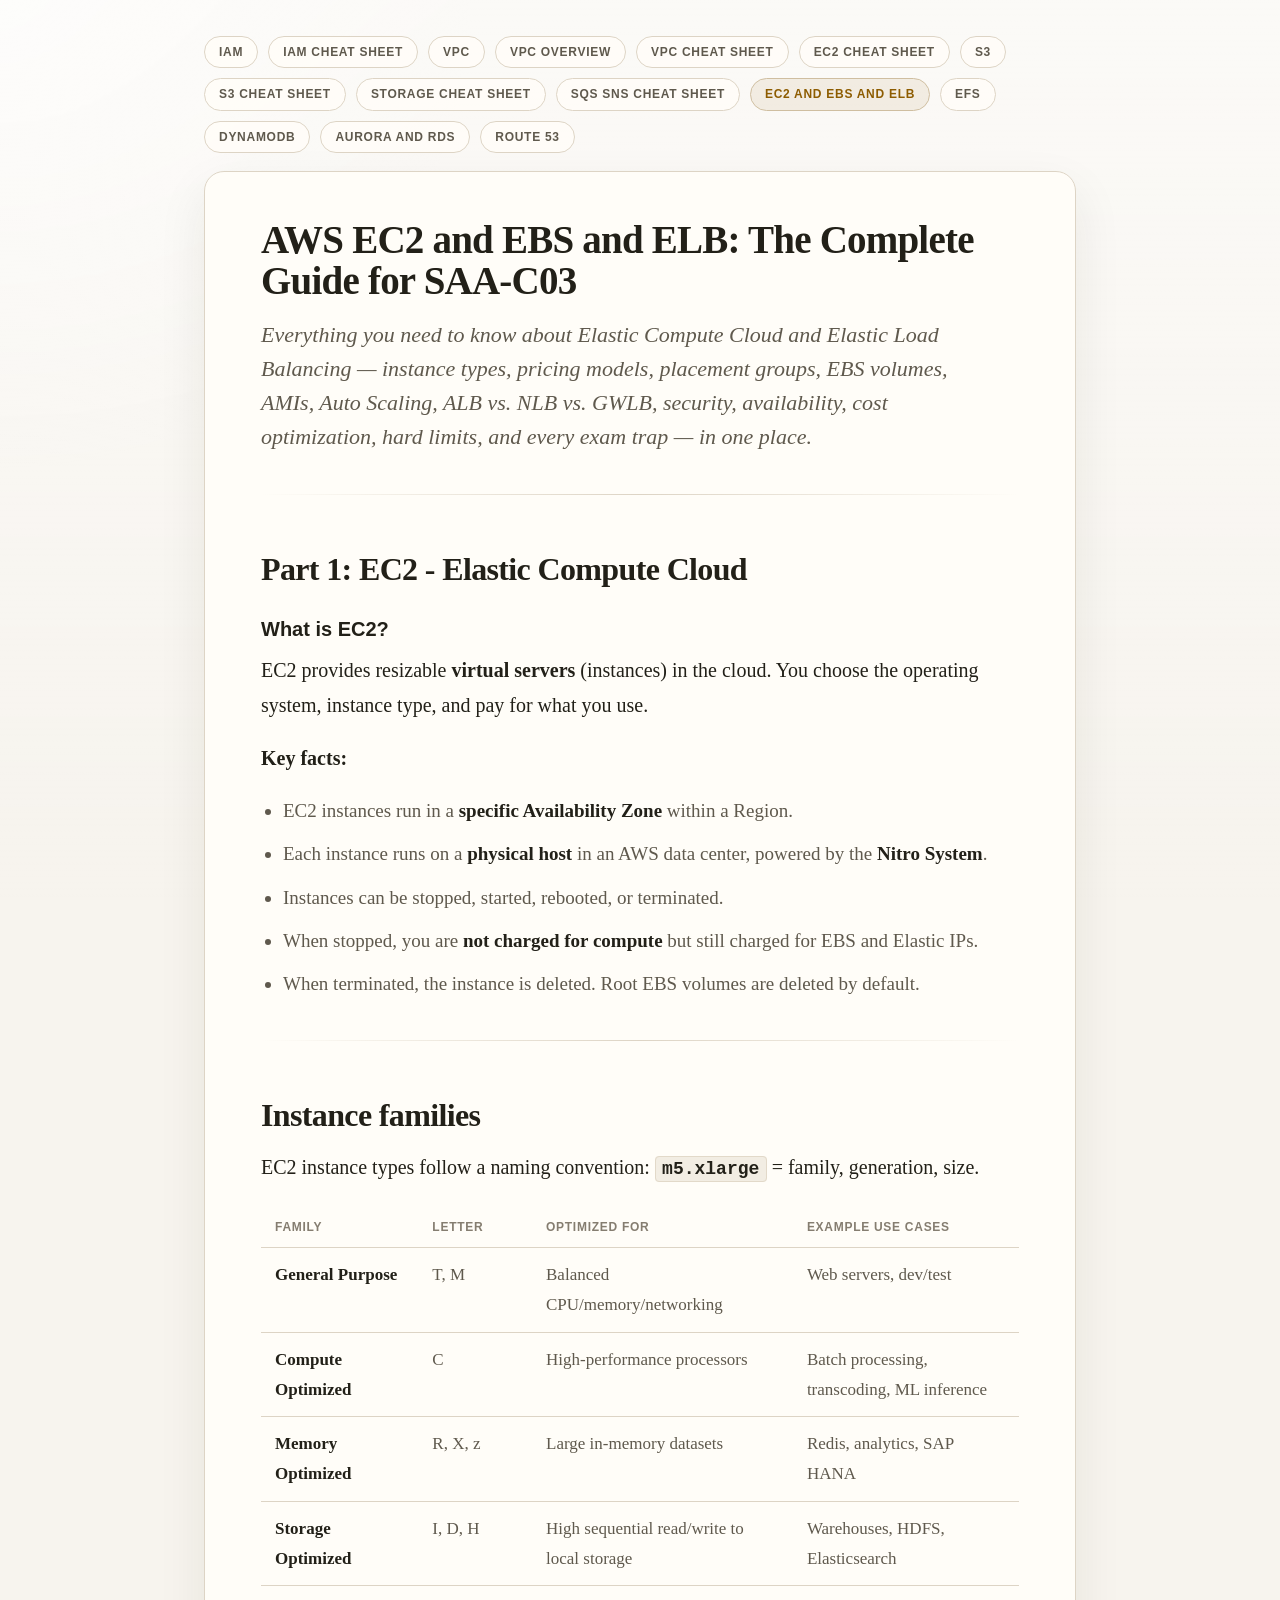
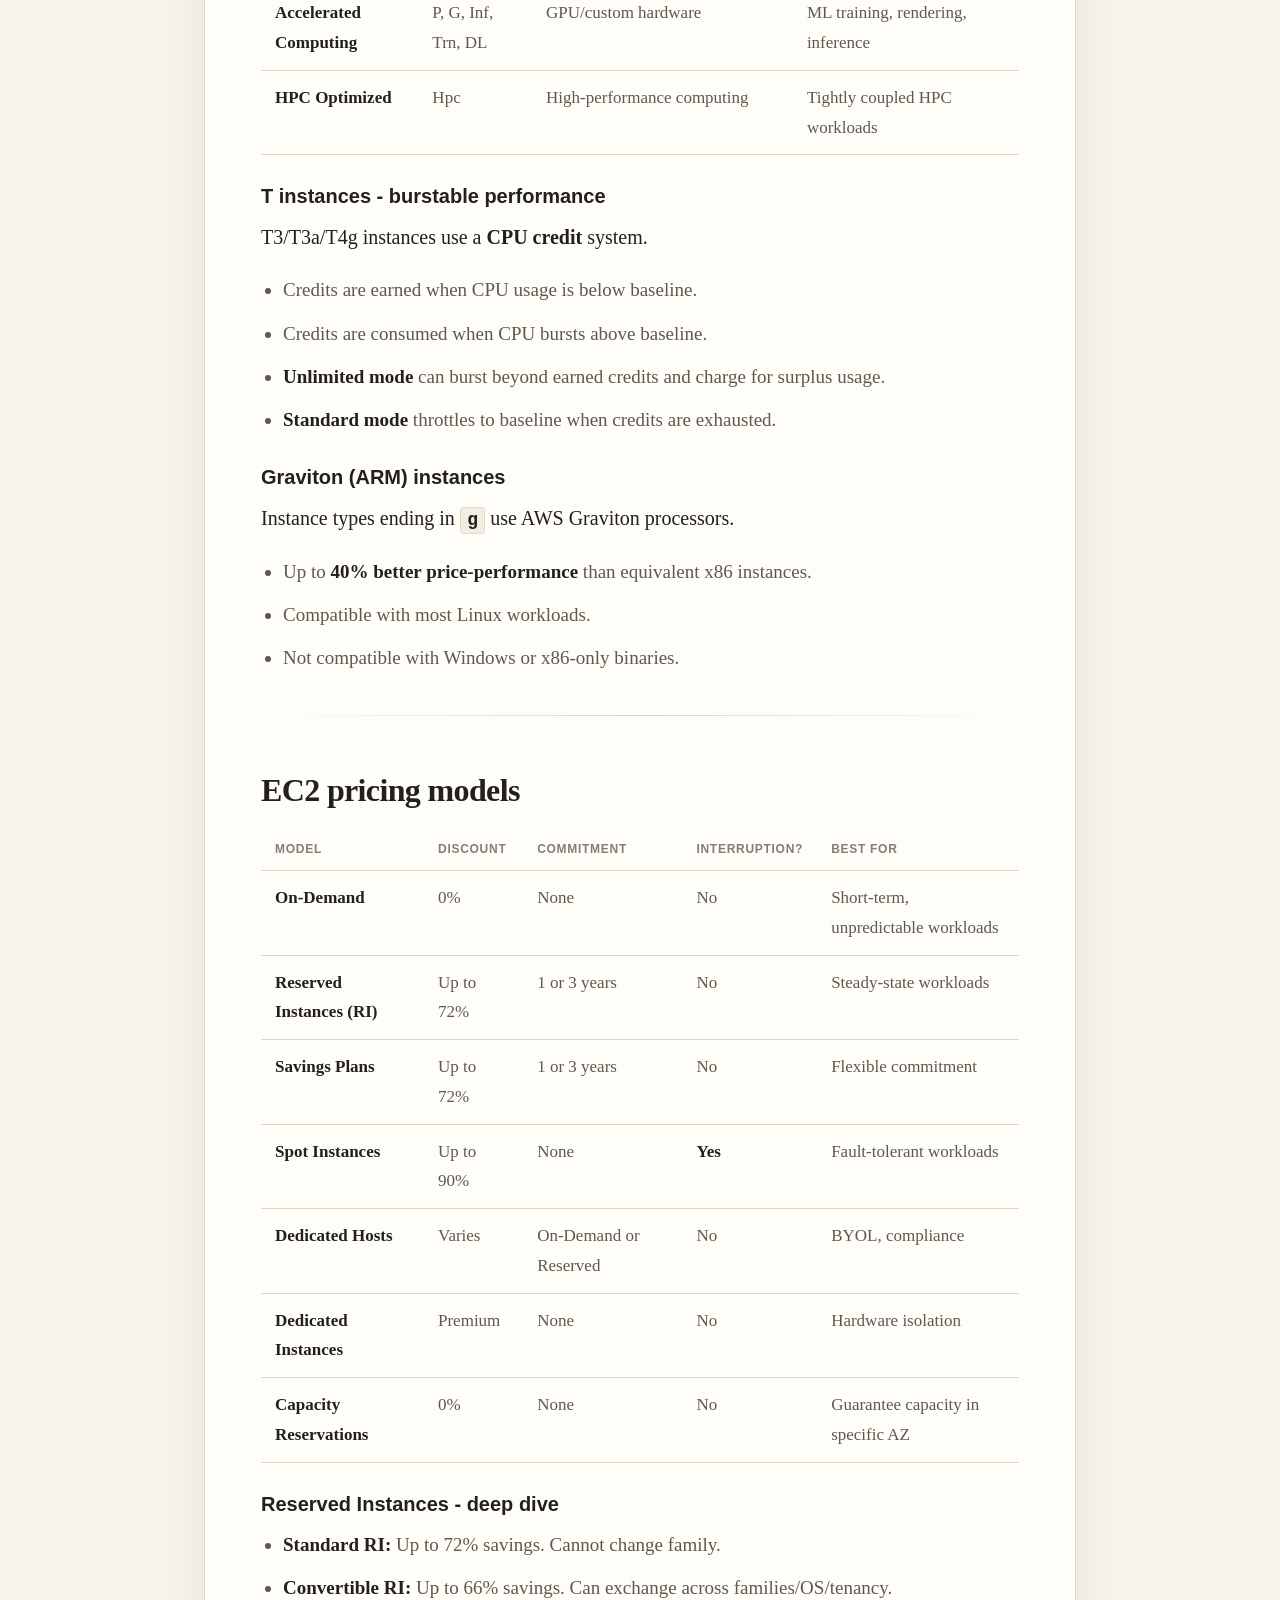
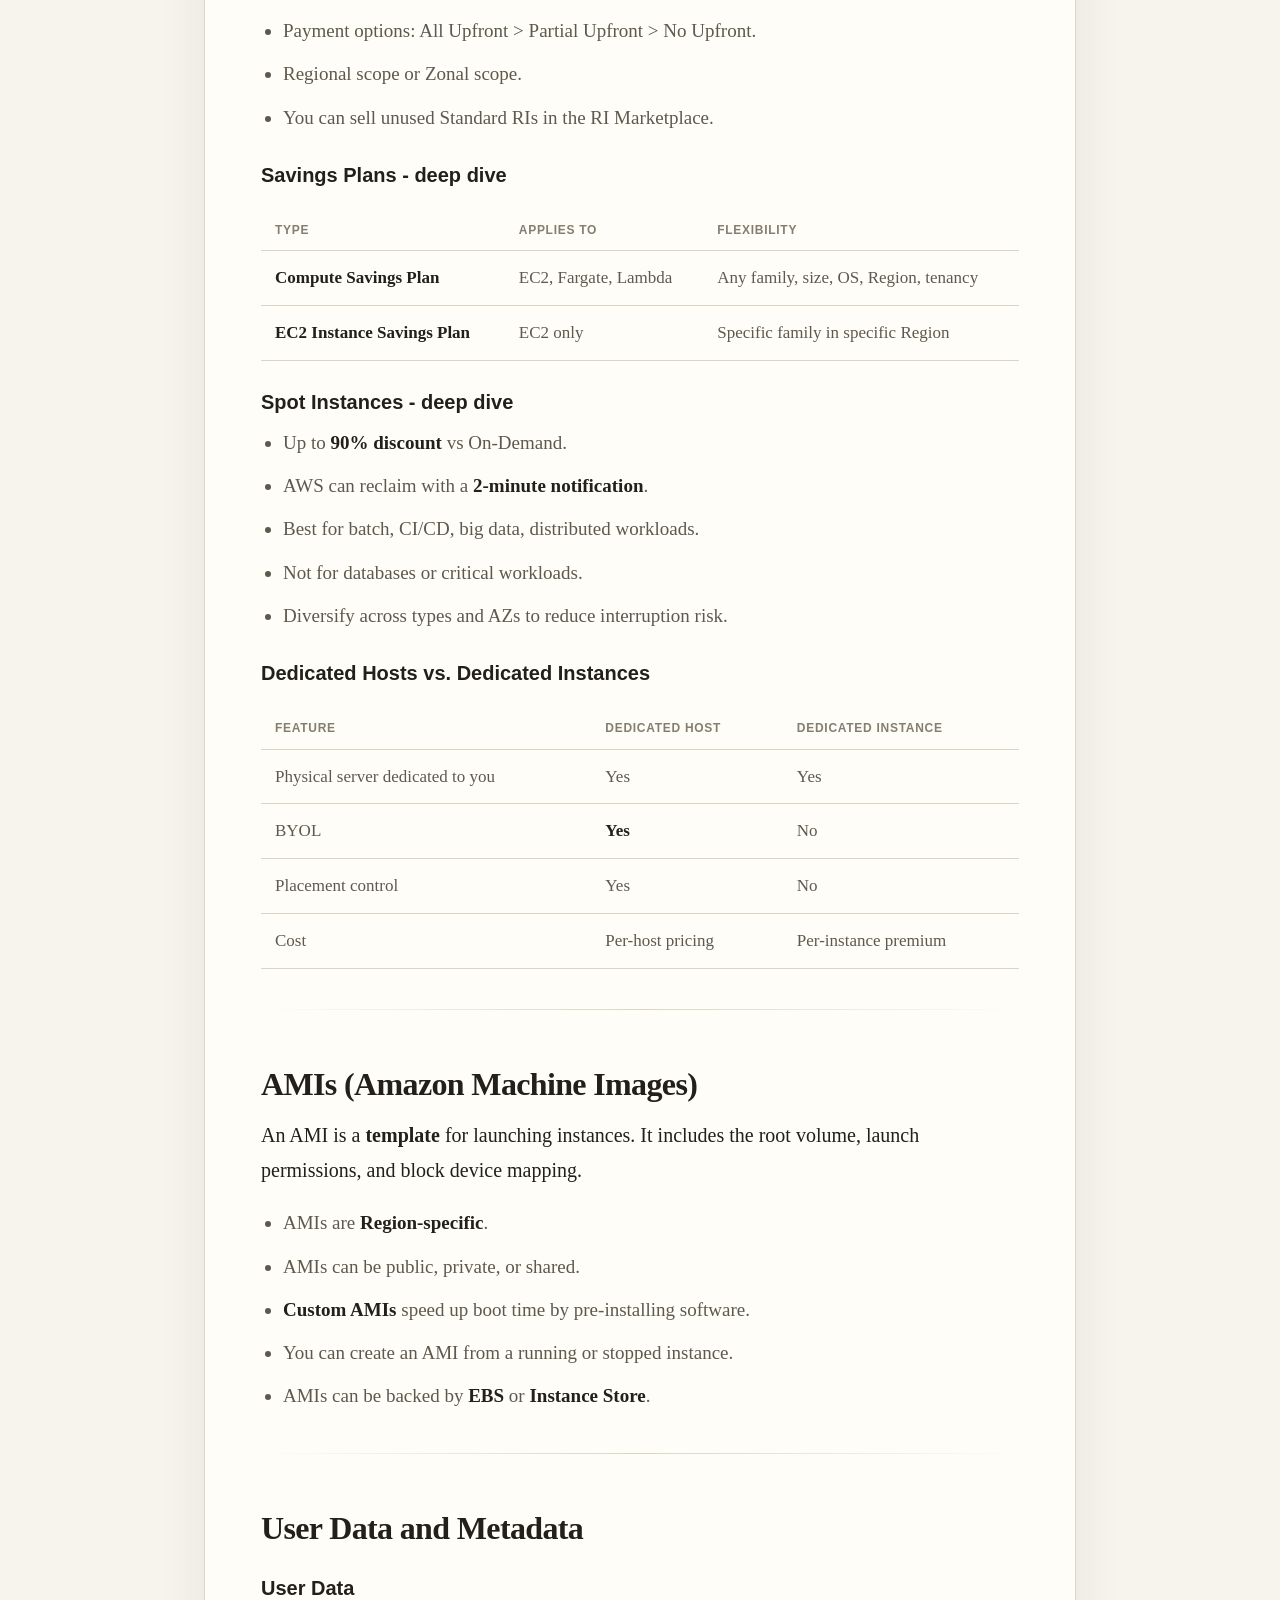
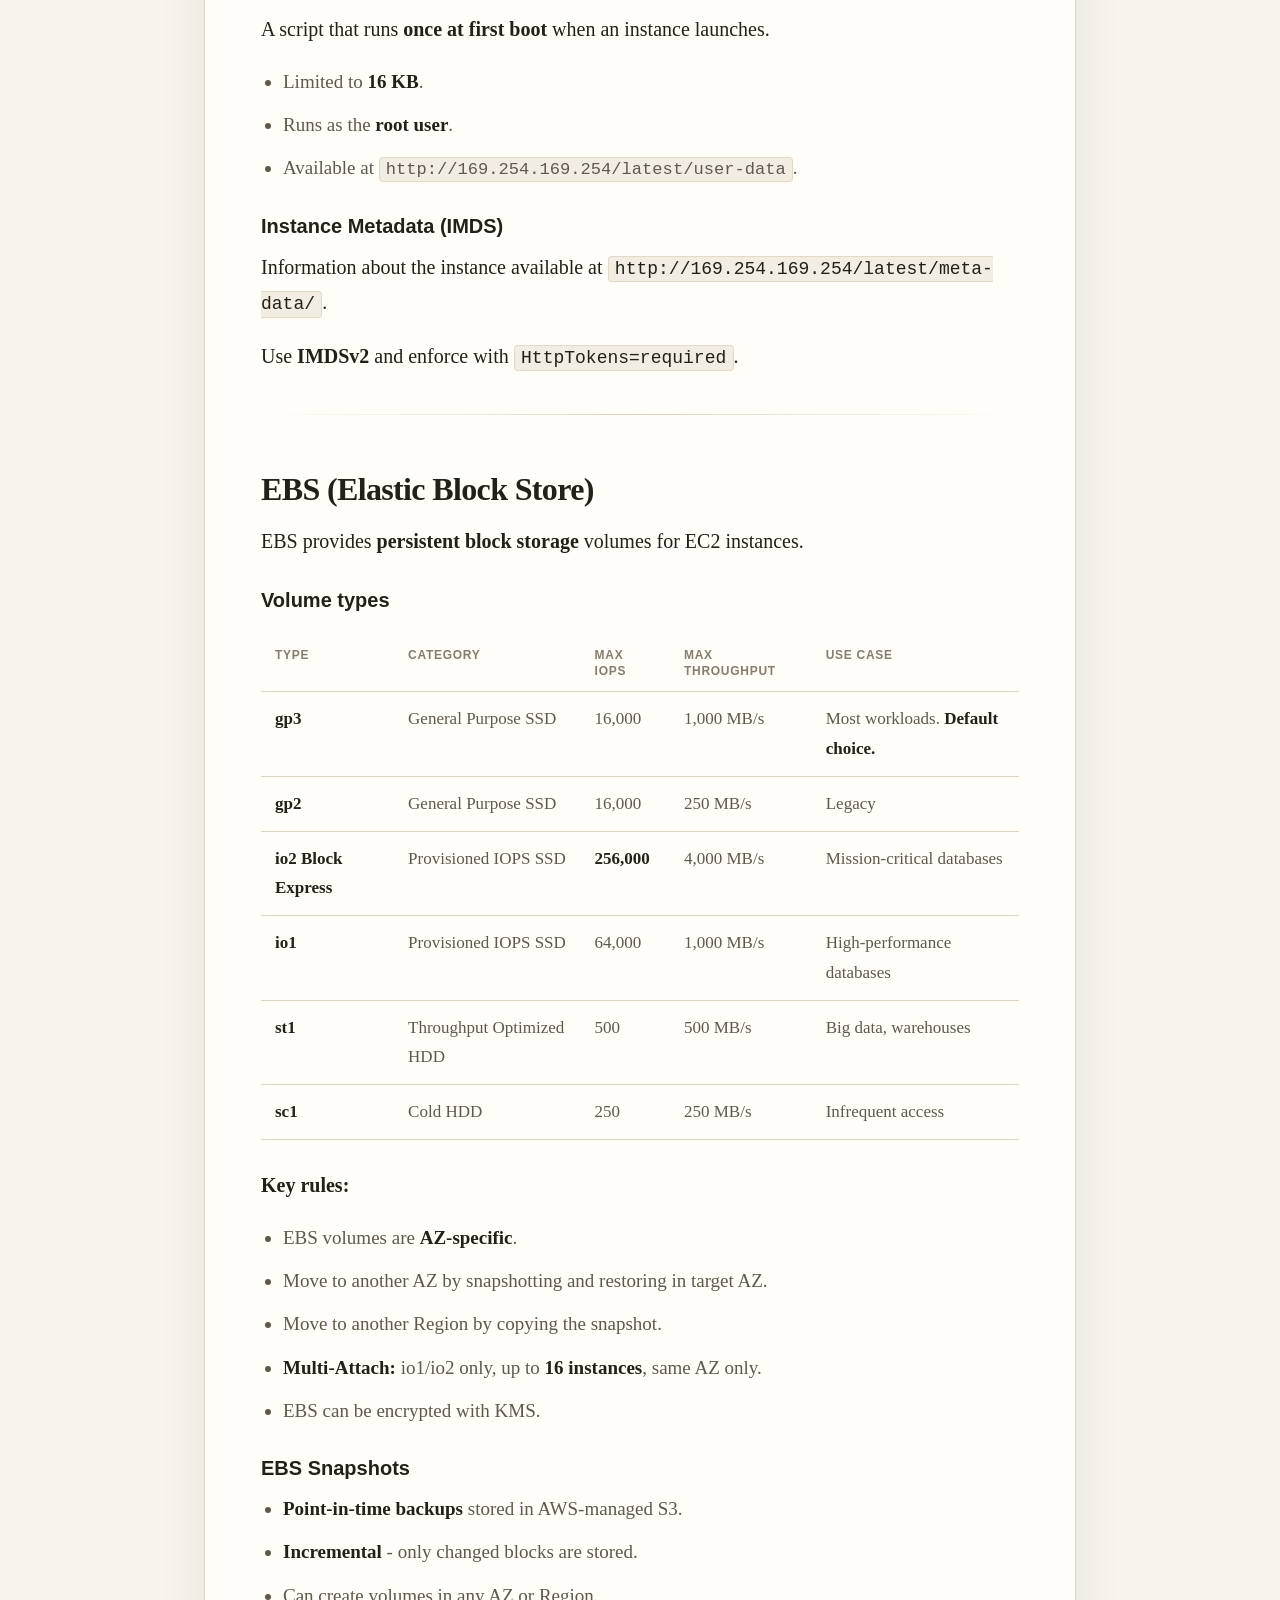
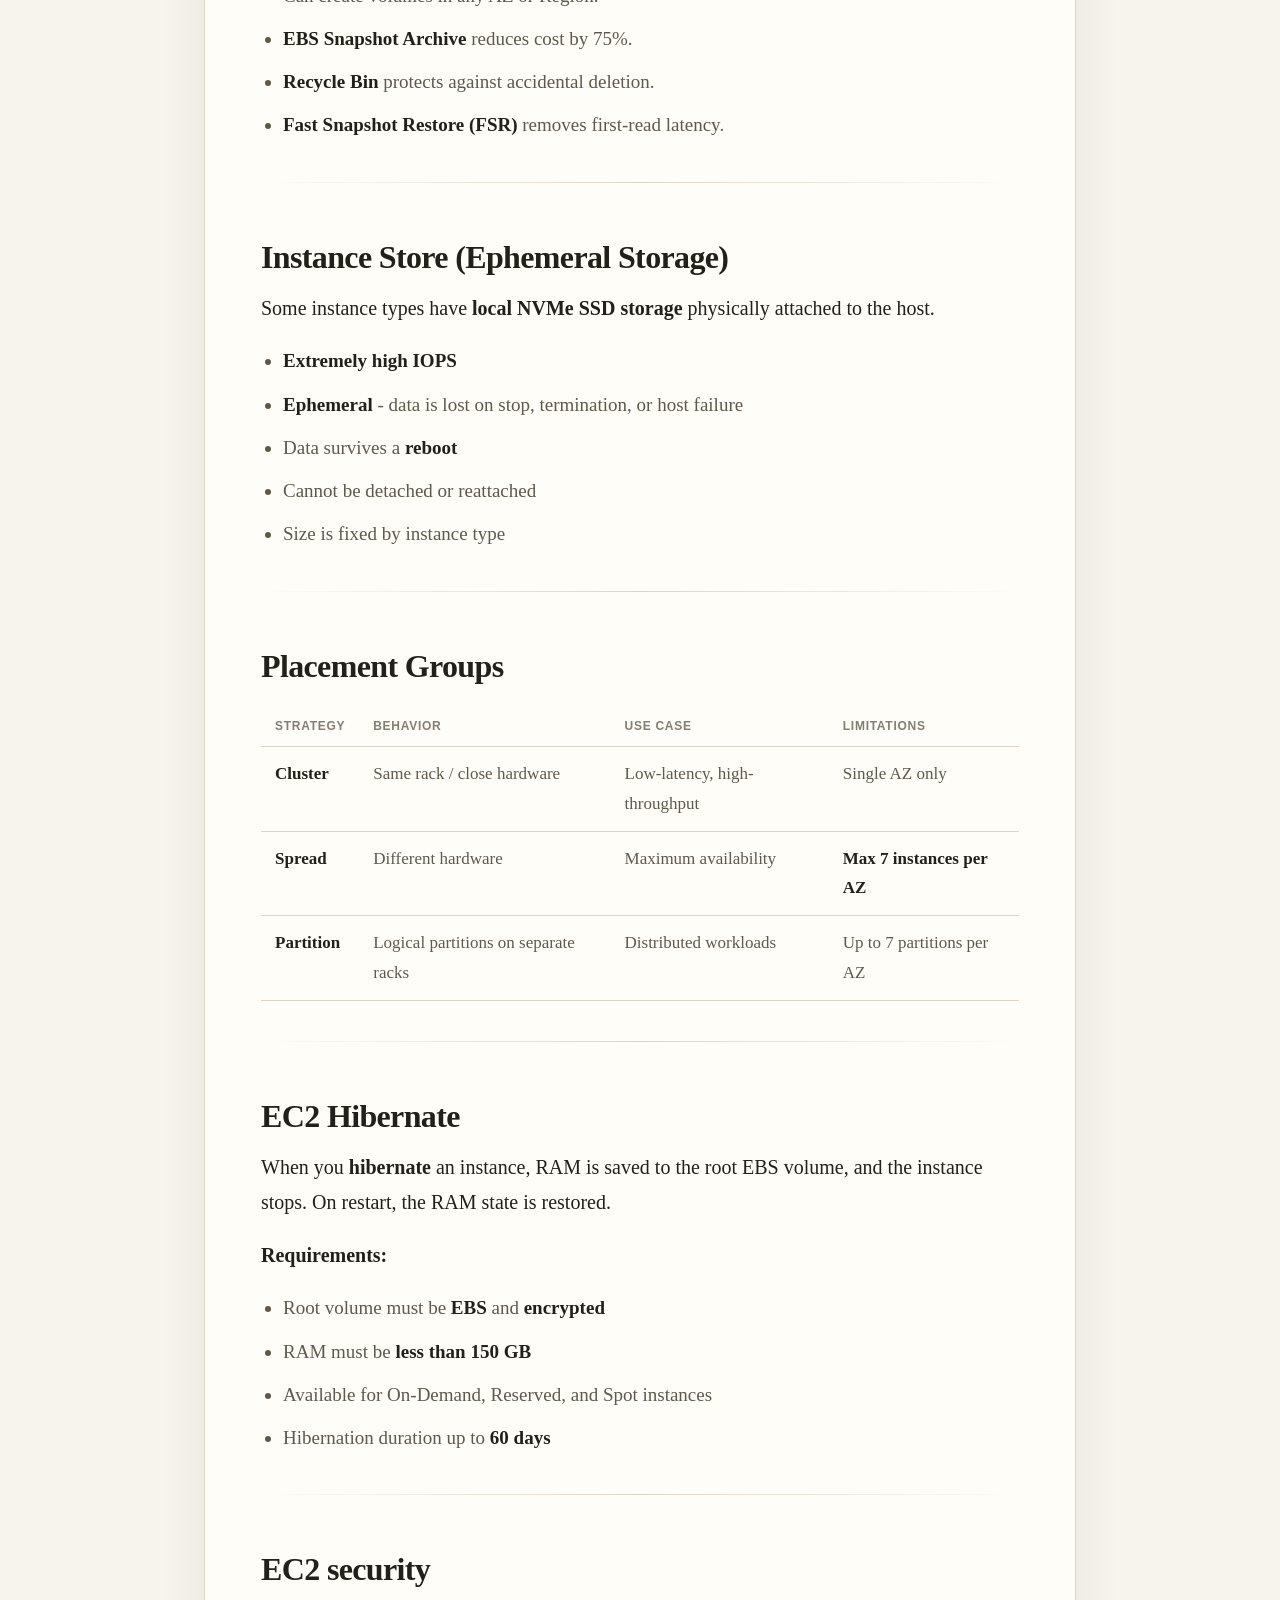
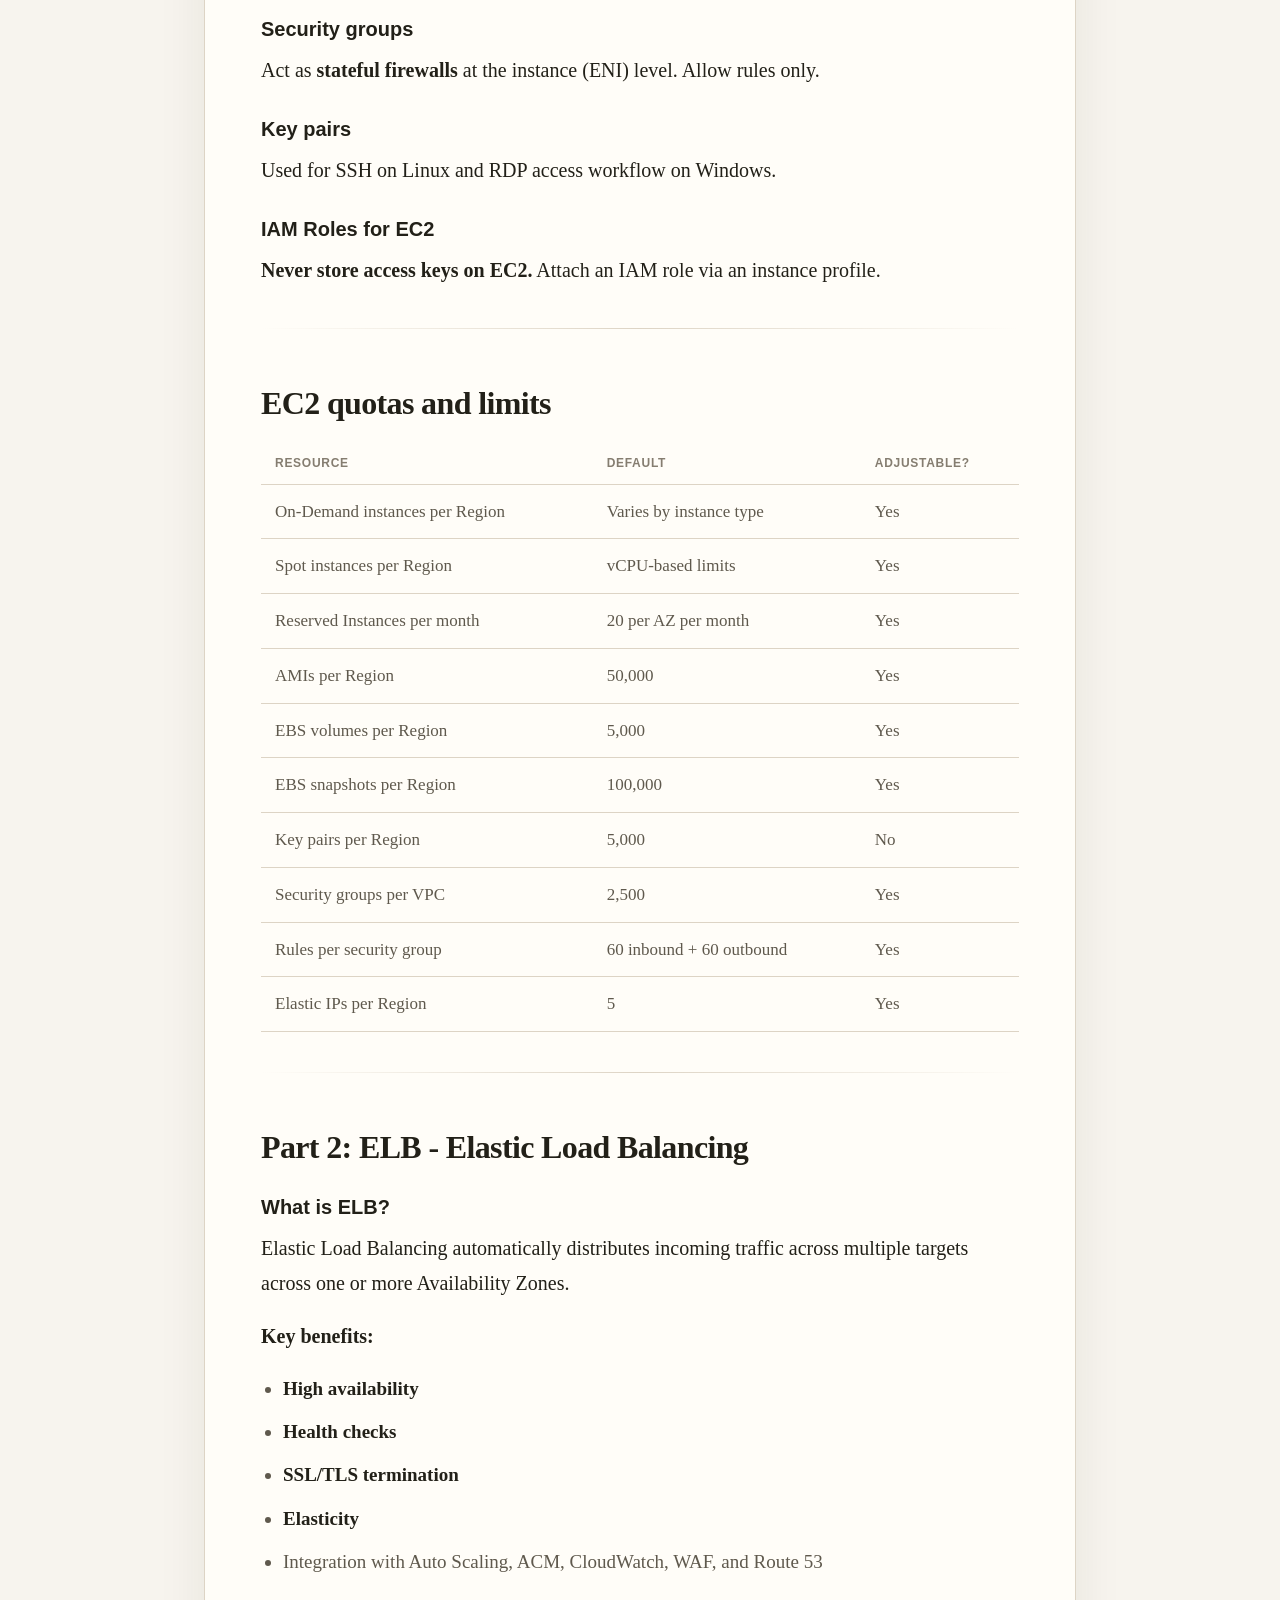
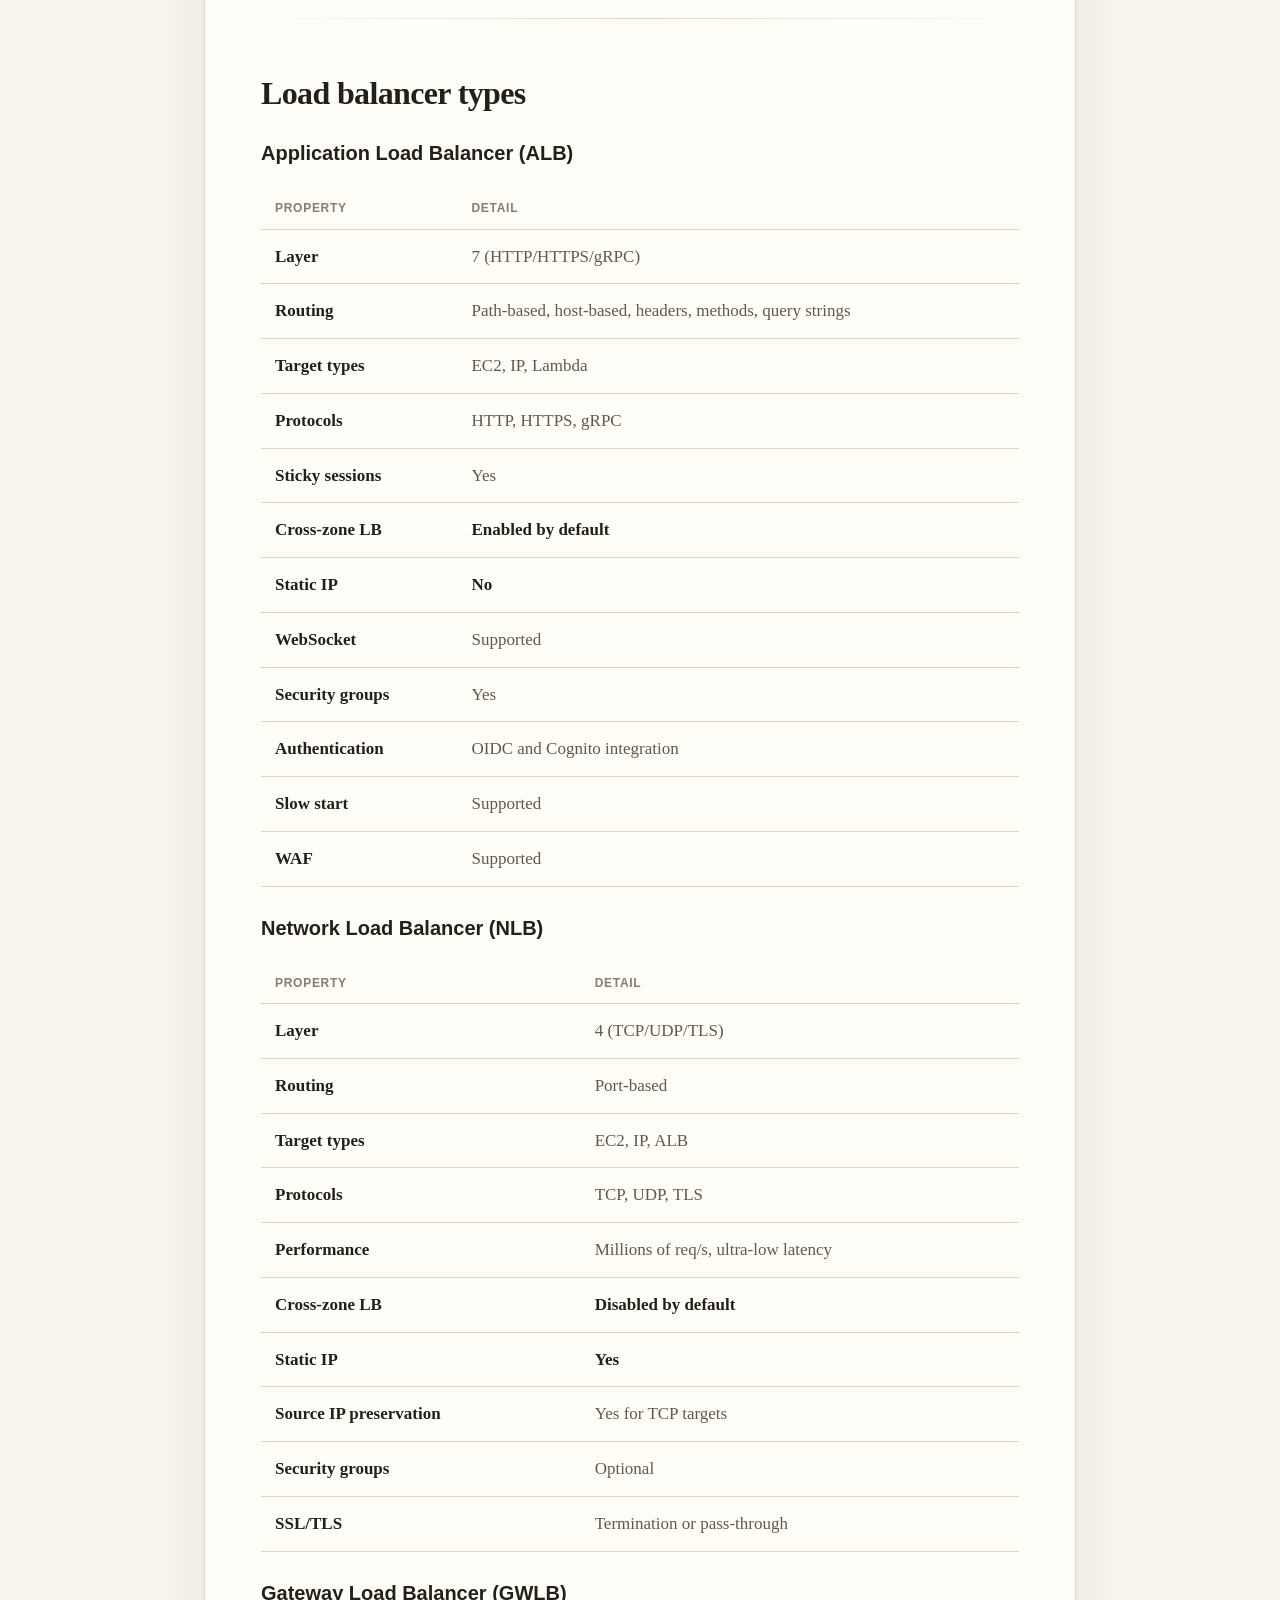
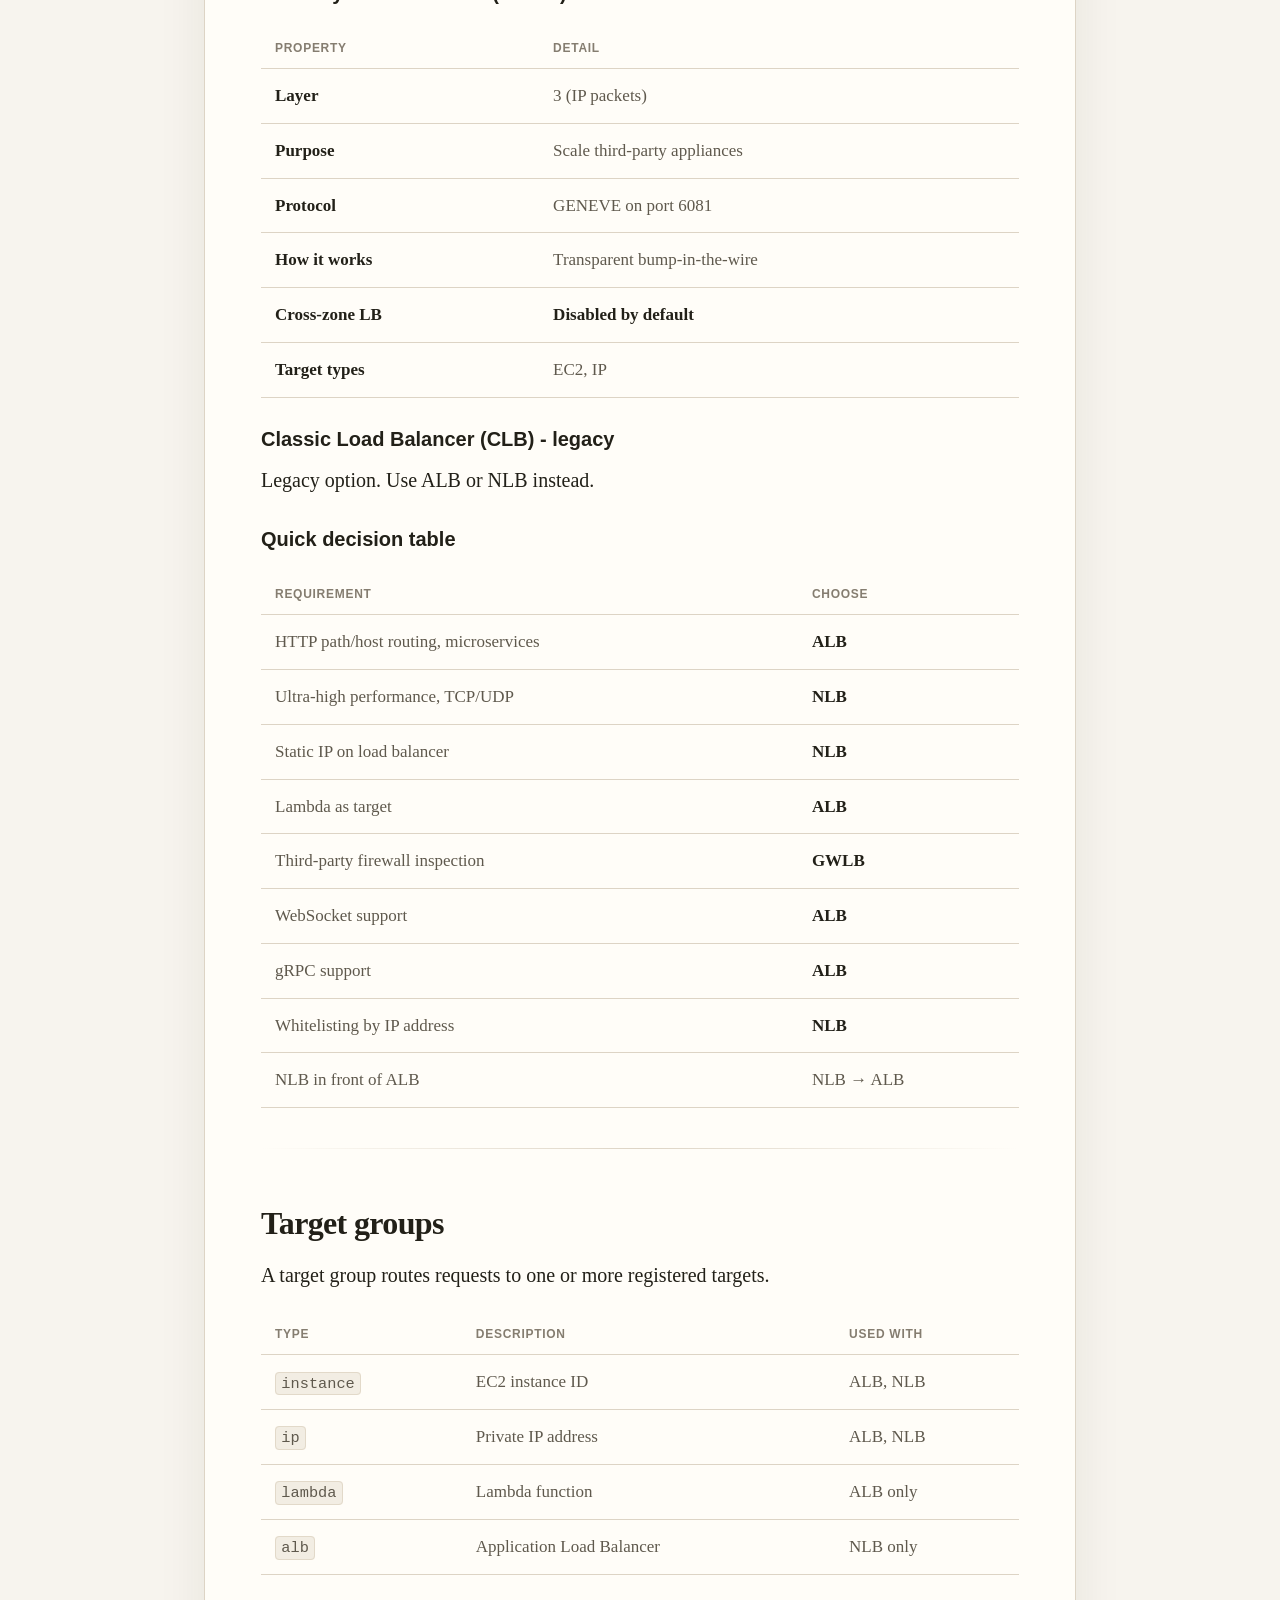
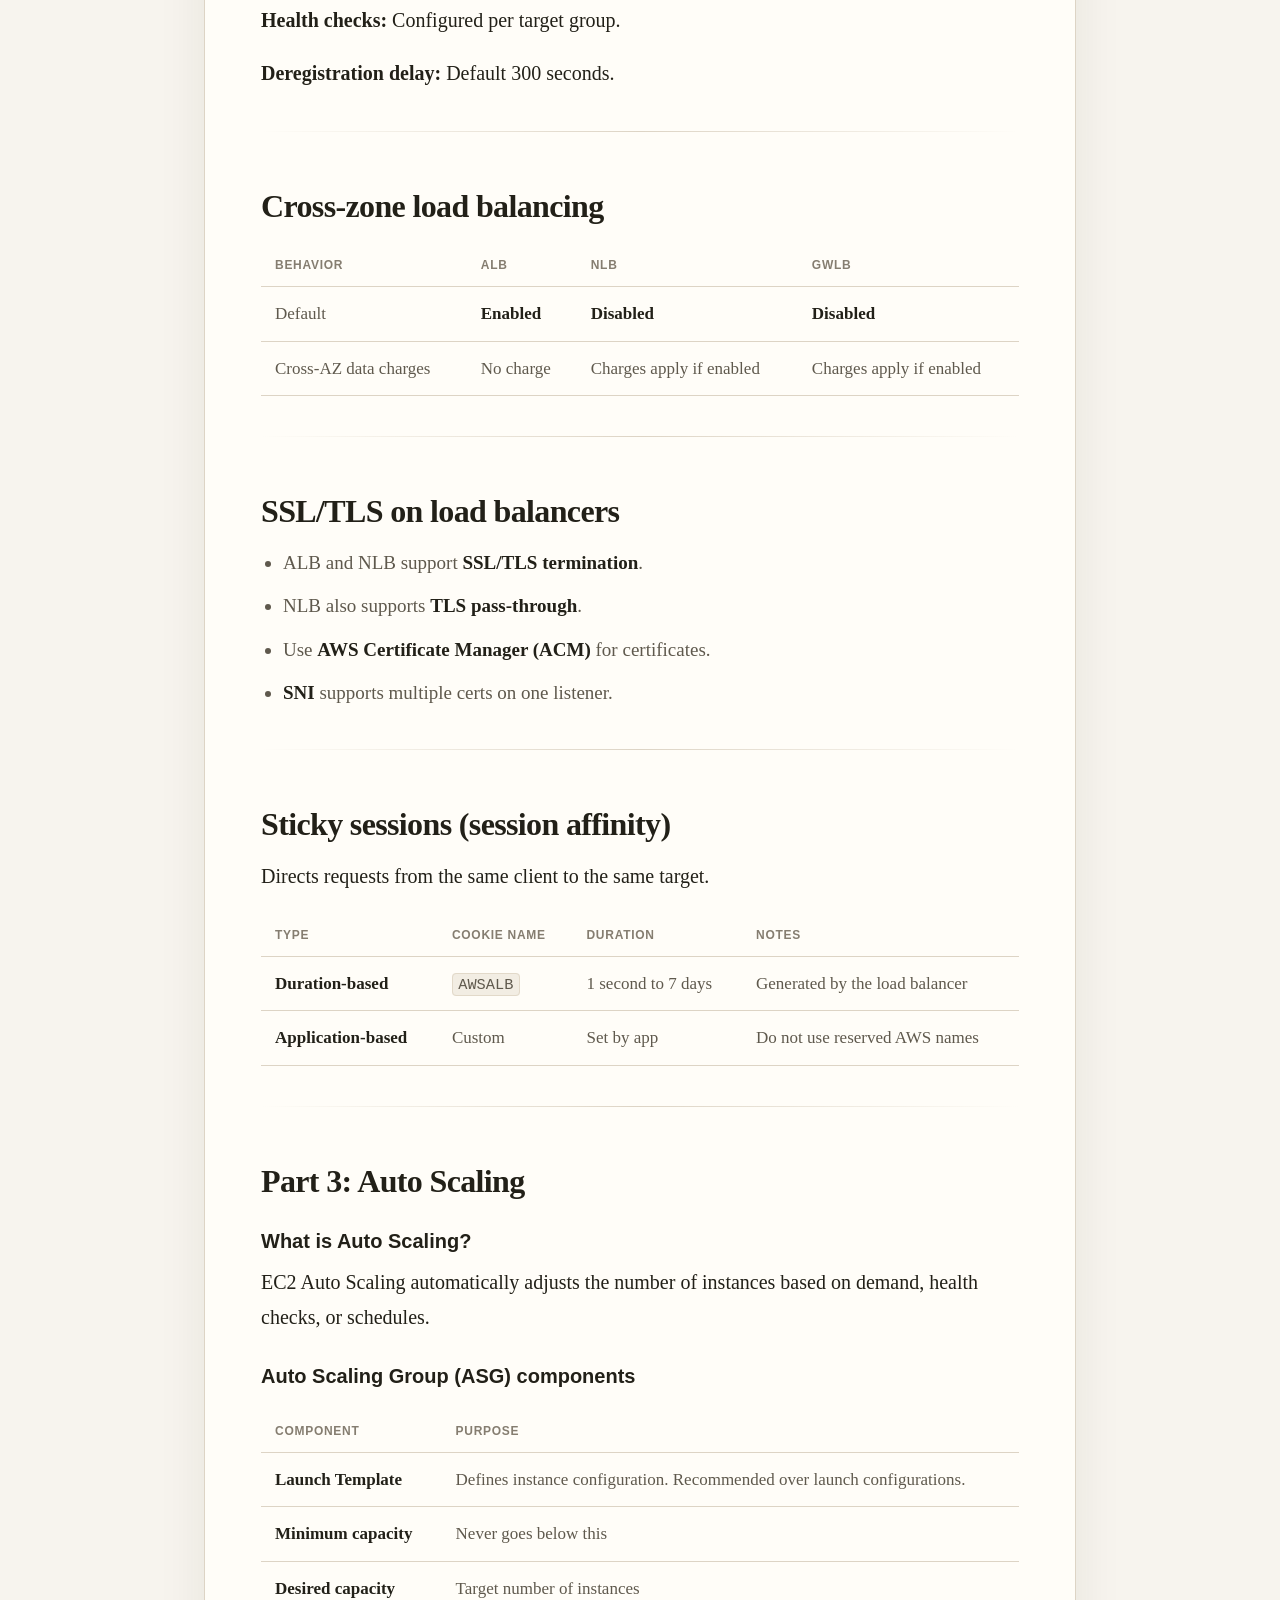
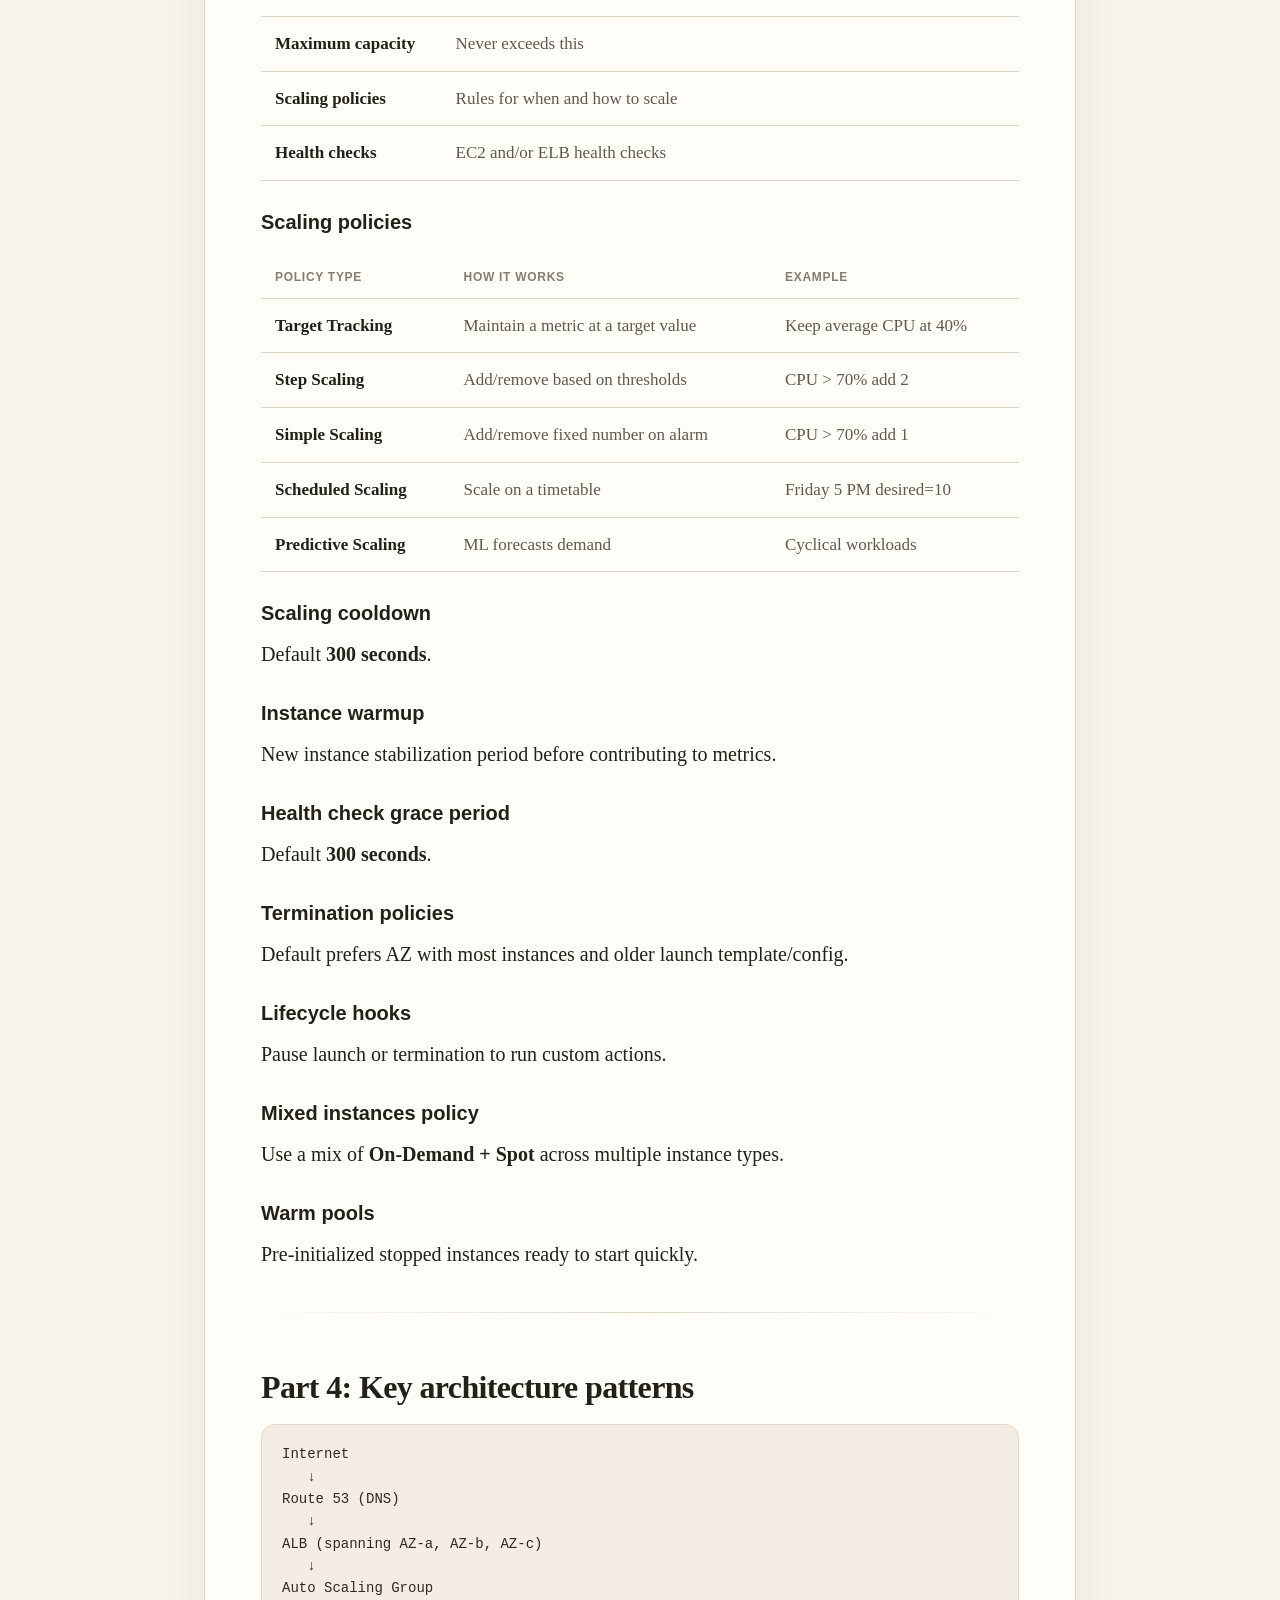
<file: ec2-and-ebs.html>
<!DOCTYPE html>
<html lang="en">
<head>
<meta charset="UTF-8">
<meta name="viewport" content="width=device-width, initial-scale=1.0">
<title>AWS EC2 and EBS and ELB: The Complete Guide for SAA-C03</title>
<style>
  *, *::before, *::after { box-sizing: border-box; }

  :root {
    --bg: #f7f4ee;
    --paper: #fffdf8;
    --border: #ddd4c5;
    --text: #222018;
    --text-dim: #5f594d;
    --text-faint: #857d70;
    --accent: #8d5c00;
    --accent-soft: rgba(141, 92, 0, 0.08);
    --shadow: 0 20px 50px rgba(44, 35, 19, 0.08);
  }

  html { scroll-behavior: smooth; }

  body {
    margin: 0;
    background: var(--bg);
    color: var(--text);
    font-family: Charter, "Iowan Old Style", "Palatino Linotype", "Book Antiqua", Georgia, serif;
    line-height: 1.75;
  }

  body::before {
    content: "";
    position: fixed;
    inset: 0;
    background:
      linear-gradient(180deg, rgba(255,255,255,0.55), rgba(255,255,255,0)),
      radial-gradient(circle at top left, rgba(255,255,255,0.5), transparent 30%);
    pointer-events: none;
    z-index: 0;
  }

  .page {
    position: relative;
    z-index: 1;
    max-width: 920px;
    margin: 0 auto;
    padding: 36px 24px 72px;
  }

  .topnav {
    display: flex;
    gap: 10px;
    margin-bottom: 18px;
    flex-wrap: wrap;
  }

  .navlink {
    display: inline-flex;
    align-items: center;
    border: 1px solid var(--border);
    border-radius: 999px;
    padding: 8px 14px;
    background: rgba(255, 253, 248, 0.82);
    color: var(--text-dim);
    text-decoration: none;
    font: 700 12px/1.2 "Helvetica Neue", Arial, sans-serif;
    letter-spacing: 0.06em;
    text-transform: uppercase;
    transition: background 140ms ease, color 140ms ease, border-color 140ms ease;
  }

  .navlink:hover {
    background: var(--accent-soft);
    border-color: #cfbea0;
    color: var(--text);
  }

  .navlink[aria-current="page"] {
    background: var(--accent-soft);
    border-color: #cfbea0;
    color: var(--accent);
  }

  .article {
    background: var(--paper);
    border: 1px solid var(--border);
    border-radius: 20px;
    box-shadow: var(--shadow);
    padding: 48px 56px;
  }

  header {
    margin-bottom: 32px;
  }

  h1 {
    font-size: clamp(27px, 3.5vw, 39px);
    line-height: 1.05;
    margin: 0 0 16px;
    letter-spacing: -0.02em;
  }

  .deck {
    font-size: 22px;
    line-height: 1.55;
    color: var(--text-dim);
    max-width: 720px;
    margin: 0;
  }

  h2 {
    font-size: 32px;
    line-height: 1.15;
    margin: 56px 0 16px;
    letter-spacing: -0.02em;
  }

  h3 {
    font: 700 20px/1.35 "Helvetica Neue", Arial, sans-serif;
    margin: 28px 0 10px;
    color: var(--text);
  }

  p {
    font-size: 20px;
    margin: 0 0 18px;
  }

  ul, ol {
    margin: 0 0 22px 22px;
    padding: 0;
  }

  li {
    font-size: 19px;
    margin-bottom: 10px;
    color: var(--text-dim);
  }

  strong { color: var(--text); }

  em { color: var(--text-dim); }

  code {
    font-family: "SFMono-Regular", Consolas, "Liberation Mono", Menlo, monospace;
    font-size: 0.9em;
    background: #f2ede3;
    border: 1px solid #e2d9c9;
    border-radius: 4px;
    padding: 0.12em 0.35em;
  }

  pre {
    margin: 18px 0 22px;
    padding: 18px 20px;
    overflow-x: auto;
    background: #f3ede3;
    border: 1px solid #e2d8c7;
    border-radius: 14px;
    color: #2f2a22;
    font: 14px/1.6 "SFMono-Regular", Consolas, "Liberation Mono", Menlo, monospace;
  }

  hr {
    border: 0;
    height: 1px;
    margin: 40px 0;
    background: linear-gradient(to right, transparent, var(--border), transparent);
  }

  table {
    width: 100%;
    border-collapse: collapse;
    margin: 22px 0 28px;
    font-size: 17px;
  }

  th, td {
    text-align: left;
    vertical-align: top;
    padding: 12px 14px;
    border-bottom: 1px solid var(--border);
  }

  th {
    font: 700 12px/1.3 "Helvetica Neue", Arial, sans-serif;
    letter-spacing: 0.06em;
    text-transform: uppercase;
    color: var(--text-faint);
  }

  td {
    color: var(--text-dim);
  }

  @media (max-width: 768px) {
    .page {
      padding-top: 24px;
    }

    .topnav {
      margin-bottom: 14px;
      gap: 8px;
    }

    .navlink {
      font-size: 11px;
      padding: 7px 12px;
    }

    .article {
      padding: 28px 18px;
      border-radius: 16px;
    }

    .deck {
      font-size: 18px;
    }

    p {
      font-size: 16px;
    }

    li {
      font-size: 15px;
    }

    h2 {
      font-size: 24px;
    }

    h3 {
      font-size: 18px;
    }

    table {
      display: block;
      overflow-x: auto;
      white-space: nowrap;
      font-size: 14px;
      -webkit-overflow-scrolling: touch;
    }

    th, td {
      padding: 10px 12px;
    }

    pre {
      font-size: 12px;
      padding: 14px 16px;
    }
  }
</style>
</head>
<body>
  <main class="page">
    <nav class="topnav" aria-label="Site sections">
      <a class="navlink" href="./index.html">IAM</a>
      <a class="navlink" href="./iam-cheat-sheet.html">IAM Cheat Sheet</a>
      <a class="navlink" href="./vpc.html">VPC</a>
      <a class="navlink" href="./vpc-overview.html">VPC Overview</a>
      <a class="navlink" href="./vpc-cheat-sheet.html">VPC Cheat Sheet</a>
      <a class="navlink" href="./ec2-cheat-sheet.html">EC2 Cheat Sheet</a>
      <a class="navlink" href="./s3.html">S3</a>
      <a class="navlink" href="./s3-cheat-sheet.html">S3 Cheat Sheet</a>
      <a class="navlink" href="./storage-cheat-sheet.html">Storage Cheat Sheet</a>
      <a class="navlink" href="./sqs-sns-cheat-sheet.html">SQS SNS Cheat Sheet</a>
      <a class="navlink" href="./ec2-and-ebs.html" aria-current="page">EC2 and EBS and ELB</a>
      <a class="navlink" href="./efs.html">EFS</a>
      <a class="navlink" href="./dynamodb.html">DynamoDB</a>
      <a class="navlink" href="./aurora-and-rds.html">Aurora and RDS</a>
      <a class="navlink" href="./route-53.html">Route 53</a>
    </nav>
    <article class="article">
      <header>
        <h1>AWS EC2 and EBS and ELB: The Complete Guide for SAA-C03</h1>
        <p class="deck"><em>Everything you need to know about Elastic Compute Cloud and Elastic Load Balancing &mdash; instance types, pricing models, placement groups, EBS volumes, AMIs, Auto Scaling, ALB vs. NLB vs. GWLB, security, availability, cost optimization, hard limits, and every exam trap &mdash; in one place.</em></p>
      </header>

      <hr>

      <section>
        <h2>Part 1: EC2 - Elastic Compute Cloud</h2>
        <h3>What is EC2?</h3>
        <p>EC2 provides resizable <strong>virtual servers</strong> (instances) in the cloud. You choose the operating system, instance type, and pay for what you use.</p>
        <p><strong>Key facts:</strong></p>
        <ul>
          <li>EC2 instances run in a <strong>specific Availability Zone</strong> within a Region.</li>
          <li>Each instance runs on a <strong>physical host</strong> in an AWS data center, powered by the <strong>Nitro System</strong>.</li>
          <li>Instances can be stopped, started, rebooted, or terminated.</li>
          <li>When stopped, you are <strong>not charged for compute</strong> but still charged for EBS and Elastic IPs.</li>
          <li>When terminated, the instance is deleted. Root EBS volumes are deleted by default.</li>
        </ul>
      </section>

      <hr>

      <section>
        <h2>Instance families</h2>
        <p>EC2 instance types follow a naming convention: <strong><code>m5.xlarge</code></strong> = family, generation, size.</p>
        <table>
          <thead>
            <tr><th>Family</th><th>Letter</th><th>Optimized for</th><th>Example use cases</th></tr>
          </thead>
          <tbody>
            <tr><td><strong>General Purpose</strong></td><td>T, M</td><td>Balanced CPU/memory/networking</td><td>Web servers, dev/test</td></tr>
            <tr><td><strong>Compute Optimized</strong></td><td>C</td><td>High-performance processors</td><td>Batch processing, transcoding, ML inference</td></tr>
            <tr><td><strong>Memory Optimized</strong></td><td>R, X, z</td><td>Large in-memory datasets</td><td>Redis, analytics, SAP HANA</td></tr>
            <tr><td><strong>Storage Optimized</strong></td><td>I, D, H</td><td>High sequential read/write to local storage</td><td>Warehouses, HDFS, Elasticsearch</td></tr>
            <tr><td><strong>Accelerated Computing</strong></td><td>P, G, Inf, Trn, DL</td><td>GPU/custom hardware</td><td>ML training, rendering, inference</td></tr>
            <tr><td><strong>HPC Optimized</strong></td><td>Hpc</td><td>High-performance computing</td><td>Tightly coupled HPC workloads</td></tr>
          </tbody>
        </table>

        <h3>T instances - burstable performance</h3>
        <p>T3/T3a/T4g instances use a <strong>CPU credit</strong> system.</p>
        <ul>
          <li>Credits are earned when CPU usage is below baseline.</li>
          <li>Credits are consumed when CPU bursts above baseline.</li>
          <li><strong>Unlimited mode</strong> can burst beyond earned credits and charge for surplus usage.</li>
          <li><strong>Standard mode</strong> throttles to baseline when credits are exhausted.</li>
        </ul>

        <h3>Graviton (ARM) instances</h3>
        <p>Instance types ending in <strong><code>g</code></strong> use AWS Graviton processors.</p>
        <ul>
          <li>Up to <strong>40% better price-performance</strong> than equivalent x86 instances.</li>
          <li>Compatible with most Linux workloads.</li>
          <li>Not compatible with Windows or x86-only binaries.</li>
        </ul>
      </section>

      <hr>

      <section>
        <h2>EC2 pricing models</h2>
        <table>
          <thead>
            <tr><th>Model</th><th>Discount</th><th>Commitment</th><th>Interruption?</th><th>Best for</th></tr>
          </thead>
          <tbody>
            <tr><td><strong>On-Demand</strong></td><td>0%</td><td>None</td><td>No</td><td>Short-term, unpredictable workloads</td></tr>
            <tr><td><strong>Reserved Instances (RI)</strong></td><td>Up to 72%</td><td>1 or 3 years</td><td>No</td><td>Steady-state workloads</td></tr>
            <tr><td><strong>Savings Plans</strong></td><td>Up to 72%</td><td>1 or 3 years</td><td>No</td><td>Flexible commitment</td></tr>
            <tr><td><strong>Spot Instances</strong></td><td>Up to 90%</td><td>None</td><td><strong>Yes</strong></td><td>Fault-tolerant workloads</td></tr>
            <tr><td><strong>Dedicated Hosts</strong></td><td>Varies</td><td>On-Demand or Reserved</td><td>No</td><td>BYOL, compliance</td></tr>
            <tr><td><strong>Dedicated Instances</strong></td><td>Premium</td><td>None</td><td>No</td><td>Hardware isolation</td></tr>
            <tr><td><strong>Capacity Reservations</strong></td><td>0%</td><td>None</td><td>No</td><td>Guarantee capacity in specific AZ</td></tr>
          </tbody>
        </table>

        <h3>Reserved Instances - deep dive</h3>
        <ul>
          <li><strong>Standard RI:</strong> Up to 72% savings. Cannot change family.</li>
          <li><strong>Convertible RI:</strong> Up to 66% savings. Can exchange across families/OS/tenancy.</li>
          <li>Payment options: All Upfront &gt; Partial Upfront &gt; No Upfront.</li>
          <li>Regional scope or Zonal scope.</li>
          <li>You can sell unused Standard RIs in the RI Marketplace.</li>
        </ul>

        <h3>Savings Plans - deep dive</h3>
        <table>
          <thead>
            <tr><th>Type</th><th>Applies to</th><th>Flexibility</th></tr>
          </thead>
          <tbody>
            <tr><td><strong>Compute Savings Plan</strong></td><td>EC2, Fargate, Lambda</td><td>Any family, size, OS, Region, tenancy</td></tr>
            <tr><td><strong>EC2 Instance Savings Plan</strong></td><td>EC2 only</td><td>Specific family in specific Region</td></tr>
          </tbody>
        </table>

        <h3>Spot Instances - deep dive</h3>
        <ul>
          <li>Up to <strong>90% discount</strong> vs On-Demand.</li>
          <li>AWS can reclaim with a <strong>2-minute notification</strong>.</li>
          <li>Best for batch, CI/CD, big data, distributed workloads.</li>
          <li>Not for databases or critical workloads.</li>
          <li>Diversify across types and AZs to reduce interruption risk.</li>
        </ul>

        <h3>Dedicated Hosts vs. Dedicated Instances</h3>
        <table>
          <thead>
            <tr><th>Feature</th><th>Dedicated Host</th><th>Dedicated Instance</th></tr>
          </thead>
          <tbody>
            <tr><td>Physical server dedicated to you</td><td>Yes</td><td>Yes</td></tr>
            <tr><td>BYOL</td><td><strong>Yes</strong></td><td>No</td></tr>
            <tr><td>Placement control</td><td>Yes</td><td>No</td></tr>
            <tr><td>Cost</td><td>Per-host pricing</td><td>Per-instance premium</td></tr>
          </tbody>
        </table>
      </section>

      <hr>

      <section>
        <h2>AMIs (Amazon Machine Images)</h2>
        <p>An AMI is a <strong>template</strong> for launching instances. It includes the root volume, launch permissions, and block device mapping.</p>
        <ul>
          <li>AMIs are <strong>Region-specific</strong>.</li>
          <li>AMIs can be public, private, or shared.</li>
          <li><strong>Custom AMIs</strong> speed up boot time by pre-installing software.</li>
          <li>You can create an AMI from a running or stopped instance.</li>
          <li>AMIs can be backed by <strong>EBS</strong> or <strong>Instance Store</strong>.</li>
        </ul>
      </section>

      <hr>

      <section>
        <h2>User Data and Metadata</h2>
        <h3>User Data</h3>
        <p>A script that runs <strong>once at first boot</strong> when an instance launches.</p>
        <ul>
          <li>Limited to <strong>16 KB</strong>.</li>
          <li>Runs as the <strong>root user</strong>.</li>
          <li>Available at <code>http://169.254.169.254/latest/user-data</code>.</li>
        </ul>
        <h3>Instance Metadata (IMDS)</h3>
        <p>Information about the instance available at <code>http://169.254.169.254/latest/meta-data/</code>.</p>
        <p>Use <strong>IMDSv2</strong> and enforce with <code>HttpTokens=required</code>.</p>
      </section>

      <hr>

      <section>
        <h2>EBS (Elastic Block Store)</h2>
        <p>EBS provides <strong>persistent block storage</strong> volumes for EC2 instances.</p>
        <h3>Volume types</h3>
        <table>
          <thead>
            <tr><th>Type</th><th>Category</th><th>Max IOPS</th><th>Max Throughput</th><th>Use case</th></tr>
          </thead>
          <tbody>
            <tr><td><strong>gp3</strong></td><td>General Purpose SSD</td><td>16,000</td><td>1,000 MB/s</td><td>Most workloads. <strong>Default choice.</strong></td></tr>
            <tr><td><strong>gp2</strong></td><td>General Purpose SSD</td><td>16,000</td><td>250 MB/s</td><td>Legacy</td></tr>
            <tr><td><strong>io2 Block Express</strong></td><td>Provisioned IOPS SSD</td><td><strong>256,000</strong></td><td>4,000 MB/s</td><td>Mission-critical databases</td></tr>
            <tr><td><strong>io1</strong></td><td>Provisioned IOPS SSD</td><td>64,000</td><td>1,000 MB/s</td><td>High-performance databases</td></tr>
            <tr><td><strong>st1</strong></td><td>Throughput Optimized HDD</td><td>500</td><td>500 MB/s</td><td>Big data, warehouses</td></tr>
            <tr><td><strong>sc1</strong></td><td>Cold HDD</td><td>250</td><td>250 MB/s</td><td>Infrequent access</td></tr>
          </tbody>
        </table>
        <p><strong>Key rules:</strong></p>
        <ul>
          <li>EBS volumes are <strong>AZ-specific</strong>.</li>
          <li>Move to another AZ by snapshotting and restoring in target AZ.</li>
          <li>Move to another Region by copying the snapshot.</li>
          <li><strong>Multi-Attach:</strong> io1/io2 only, up to <strong>16 instances</strong>, same AZ only.</li>
          <li>EBS can be encrypted with KMS.</li>
        </ul>

        <h3>EBS Snapshots</h3>
        <ul>
          <li><strong>Point-in-time backups</strong> stored in AWS-managed S3.</li>
          <li><strong>Incremental</strong> - only changed blocks are stored.</li>
          <li>Can create volumes in any AZ or Region.</li>
          <li><strong>EBS Snapshot Archive</strong> reduces cost by 75%.</li>
          <li><strong>Recycle Bin</strong> protects against accidental deletion.</li>
          <li><strong>Fast Snapshot Restore (FSR)</strong> removes first-read latency.</li>
        </ul>
      </section>

      <hr>

      <section>
        <h2>Instance Store (Ephemeral Storage)</h2>
        <p>Some instance types have <strong>local NVMe SSD storage</strong> physically attached to the host.</p>
        <ul>
          <li><strong>Extremely high IOPS</strong></li>
          <li><strong>Ephemeral</strong> - data is lost on stop, termination, or host failure</li>
          <li>Data survives a <strong>reboot</strong></li>
          <li>Cannot be detached or reattached</li>
          <li>Size is fixed by instance type</li>
        </ul>
      </section>

      <hr>

      <section>
        <h2>Placement Groups</h2>
        <table>
          <thead>
            <tr><th>Strategy</th><th>Behavior</th><th>Use case</th><th>Limitations</th></tr>
          </thead>
          <tbody>
            <tr><td><strong>Cluster</strong></td><td>Same rack / close hardware</td><td>Low-latency, high-throughput</td><td>Single AZ only</td></tr>
            <tr><td><strong>Spread</strong></td><td>Different hardware</td><td>Maximum availability</td><td><strong>Max 7 instances per AZ</strong></td></tr>
            <tr><td><strong>Partition</strong></td><td>Logical partitions on separate racks</td><td>Distributed workloads</td><td>Up to 7 partitions per AZ</td></tr>
          </tbody>
        </table>
      </section>

      <hr>

      <section>
        <h2>EC2 Hibernate</h2>
        <p>When you <strong>hibernate</strong> an instance, RAM is saved to the root EBS volume, and the instance stops. On restart, the RAM state is restored.</p>
        <p><strong>Requirements:</strong></p>
        <ul>
          <li>Root volume must be <strong>EBS</strong> and <strong>encrypted</strong></li>
          <li>RAM must be <strong>less than 150 GB</strong></li>
          <li>Available for On-Demand, Reserved, and Spot instances</li>
          <li>Hibernation duration up to <strong>60 days</strong></li>
        </ul>
      </section>

      <hr>

      <section>
        <h2>EC2 security</h2>
        <h3>Security groups</h3>
        <p>Act as <strong>stateful firewalls</strong> at the instance (ENI) level. Allow rules only.</p>
        <h3>Key pairs</h3>
        <p>Used for SSH on Linux and RDP access workflow on Windows.</p>
        <h3>IAM Roles for EC2</h3>
        <p><strong>Never store access keys on EC2.</strong> Attach an IAM role via an instance profile.</p>
      </section>

      <hr>

      <section>
        <h2>EC2 quotas and limits</h2>
        <table>
          <thead>
            <tr><th>Resource</th><th>Default</th><th>Adjustable?</th></tr>
          </thead>
          <tbody>
            <tr><td>On-Demand instances per Region</td><td>Varies by instance type</td><td>Yes</td></tr>
            <tr><td>Spot instances per Region</td><td>vCPU-based limits</td><td>Yes</td></tr>
            <tr><td>Reserved Instances per month</td><td>20 per AZ per month</td><td>Yes</td></tr>
            <tr><td>AMIs per Region</td><td>50,000</td><td>Yes</td></tr>
            <tr><td>EBS volumes per Region</td><td>5,000</td><td>Yes</td></tr>
            <tr><td>EBS snapshots per Region</td><td>100,000</td><td>Yes</td></tr>
            <tr><td>Key pairs per Region</td><td>5,000</td><td>No</td></tr>
            <tr><td>Security groups per VPC</td><td>2,500</td><td>Yes</td></tr>
            <tr><td>Rules per security group</td><td>60 inbound + 60 outbound</td><td>Yes</td></tr>
            <tr><td>Elastic IPs per Region</td><td>5</td><td>Yes</td></tr>
          </tbody>
        </table>
      </section>

      <hr>

      <section>
        <h2>Part 2: ELB - Elastic Load Balancing</h2>
        <h3>What is ELB?</h3>
        <p>Elastic Load Balancing automatically distributes incoming traffic across multiple targets across one or more Availability Zones.</p>
        <p><strong>Key benefits:</strong></p>
        <ul>
          <li><strong>High availability</strong></li>
          <li><strong>Health checks</strong></li>
          <li><strong>SSL/TLS termination</strong></li>
          <li><strong>Elasticity</strong></li>
          <li>Integration with Auto Scaling, ACM, CloudWatch, WAF, and Route 53</li>
        </ul>
      </section>

      <hr>

      <section>
        <h2>Load balancer types</h2>
        <h3>Application Load Balancer (ALB)</h3>
        <table>
          <thead>
            <tr><th>Property</th><th>Detail</th></tr>
          </thead>
          <tbody>
            <tr><td><strong>Layer</strong></td><td>7 (HTTP/HTTPS/gRPC)</td></tr>
            <tr><td><strong>Routing</strong></td><td>Path-based, host-based, headers, methods, query strings</td></tr>
            <tr><td><strong>Target types</strong></td><td>EC2, IP, Lambda</td></tr>
            <tr><td><strong>Protocols</strong></td><td>HTTP, HTTPS, gRPC</td></tr>
            <tr><td><strong>Sticky sessions</strong></td><td>Yes</td></tr>
            <tr><td><strong>Cross-zone LB</strong></td><td><strong>Enabled by default</strong></td></tr>
            <tr><td><strong>Static IP</strong></td><td><strong>No</strong></td></tr>
            <tr><td><strong>WebSocket</strong></td><td>Supported</td></tr>
            <tr><td><strong>Security groups</strong></td><td>Yes</td></tr>
            <tr><td><strong>Authentication</strong></td><td>OIDC and Cognito integration</td></tr>
            <tr><td><strong>Slow start</strong></td><td>Supported</td></tr>
            <tr><td><strong>WAF</strong></td><td>Supported</td></tr>
          </tbody>
        </table>

        <h3>Network Load Balancer (NLB)</h3>
        <table>
          <thead>
            <tr><th>Property</th><th>Detail</th></tr>
          </thead>
          <tbody>
            <tr><td><strong>Layer</strong></td><td>4 (TCP/UDP/TLS)</td></tr>
            <tr><td><strong>Routing</strong></td><td>Port-based</td></tr>
            <tr><td><strong>Target types</strong></td><td>EC2, IP, ALB</td></tr>
            <tr><td><strong>Protocols</strong></td><td>TCP, UDP, TLS</td></tr>
            <tr><td><strong>Performance</strong></td><td>Millions of req/s, ultra-low latency</td></tr>
            <tr><td><strong>Cross-zone LB</strong></td><td><strong>Disabled by default</strong></td></tr>
            <tr><td><strong>Static IP</strong></td><td><strong>Yes</strong></td></tr>
            <tr><td><strong>Source IP preservation</strong></td><td>Yes for TCP targets</td></tr>
            <tr><td><strong>Security groups</strong></td><td>Optional</td></tr>
            <tr><td><strong>SSL/TLS</strong></td><td>Termination or pass-through</td></tr>
          </tbody>
        </table>

        <h3>Gateway Load Balancer (GWLB)</h3>
        <table>
          <thead>
            <tr><th>Property</th><th>Detail</th></tr>
          </thead>
          <tbody>
            <tr><td><strong>Layer</strong></td><td>3 (IP packets)</td></tr>
            <tr><td><strong>Purpose</strong></td><td>Scale third-party appliances</td></tr>
            <tr><td><strong>Protocol</strong></td><td>GENEVE on port 6081</td></tr>
            <tr><td><strong>How it works</strong></td><td>Transparent bump-in-the-wire</td></tr>
            <tr><td><strong>Cross-zone LB</strong></td><td><strong>Disabled by default</strong></td></tr>
            <tr><td><strong>Target types</strong></td><td>EC2, IP</td></tr>
          </tbody>
        </table>

        <h3>Classic Load Balancer (CLB) - legacy</h3>
        <p>Legacy option. Use ALB or NLB instead.</p>

        <h3>Quick decision table</h3>
        <table>
          <thead>
            <tr><th>Requirement</th><th>Choose</th></tr>
          </thead>
          <tbody>
            <tr><td>HTTP path/host routing, microservices</td><td><strong>ALB</strong></td></tr>
            <tr><td>Ultra-high performance, TCP/UDP</td><td><strong>NLB</strong></td></tr>
            <tr><td>Static IP on load balancer</td><td><strong>NLB</strong></td></tr>
            <tr><td>Lambda as target</td><td><strong>ALB</strong></td></tr>
            <tr><td>Third-party firewall inspection</td><td><strong>GWLB</strong></td></tr>
            <tr><td>WebSocket support</td><td><strong>ALB</strong></td></tr>
            <tr><td>gRPC support</td><td><strong>ALB</strong></td></tr>
            <tr><td>Whitelisting by IP address</td><td><strong>NLB</strong></td></tr>
            <tr><td>NLB in front of ALB</td><td>NLB → ALB</td></tr>
          </tbody>
        </table>
      </section>

      <hr>

      <section>
        <h2>Target groups</h2>
        <p>A target group routes requests to one or more registered targets.</p>
        <table>
          <thead>
            <tr><th>Type</th><th>Description</th><th>Used with</th></tr>
          </thead>
          <tbody>
            <tr><td><code>instance</code></td><td>EC2 instance ID</td><td>ALB, NLB</td></tr>
            <tr><td><code>ip</code></td><td>Private IP address</td><td>ALB, NLB</td></tr>
            <tr><td><code>lambda</code></td><td>Lambda function</td><td>ALB only</td></tr>
            <tr><td><code>alb</code></td><td>Application Load Balancer</td><td>NLB only</td></tr>
          </tbody>
        </table>
        <p><strong>Health checks:</strong> Configured per target group.</p>
        <p><strong>Deregistration delay:</strong> Default 300 seconds.</p>
      </section>

      <hr>

      <section>
        <h2>Cross-zone load balancing</h2>
        <table>
          <thead>
            <tr><th>Behavior</th><th>ALB</th><th>NLB</th><th>GWLB</th></tr>
          </thead>
          <tbody>
            <tr><td>Default</td><td><strong>Enabled</strong></td><td><strong>Disabled</strong></td><td><strong>Disabled</strong></td></tr>
            <tr><td>Cross-AZ data charges</td><td>No charge</td><td>Charges apply if enabled</td><td>Charges apply if enabled</td></tr>
          </tbody>
        </table>
      </section>

      <hr>

      <section>
        <h2>SSL/TLS on load balancers</h2>
        <ul>
          <li>ALB and NLB support <strong>SSL/TLS termination</strong>.</li>
          <li>NLB also supports <strong>TLS pass-through</strong>.</li>
          <li>Use <strong>AWS Certificate Manager (ACM)</strong> for certificates.</li>
          <li><strong>SNI</strong> supports multiple certs on one listener.</li>
        </ul>
      </section>

      <hr>

      <section>
        <h2>Sticky sessions (session affinity)</h2>
        <p>Directs requests from the same client to the same target.</p>
        <table>
          <thead>
            <tr><th>Type</th><th>Cookie name</th><th>Duration</th><th>Notes</th></tr>
          </thead>
          <tbody>
            <tr><td><strong>Duration-based</strong></td><td><code>AWSALB</code></td><td>1 second to 7 days</td><td>Generated by the load balancer</td></tr>
            <tr><td><strong>Application-based</strong></td><td>Custom</td><td>Set by app</td><td>Do not use reserved AWS names</td></tr>
          </tbody>
        </table>
      </section>

      <hr>

      <section>
        <h2>Part 3: Auto Scaling</h2>
        <h3>What is Auto Scaling?</h3>
        <p>EC2 Auto Scaling automatically adjusts the number of instances based on demand, health checks, or schedules.</p>

        <h3>Auto Scaling Group (ASG) components</h3>
        <table>
          <thead>
            <tr><th>Component</th><th>Purpose</th></tr>
          </thead>
          <tbody>
            <tr><td><strong>Launch Template</strong></td><td>Defines instance configuration. Recommended over launch configurations.</td></tr>
            <tr><td><strong>Minimum capacity</strong></td><td>Never goes below this</td></tr>
            <tr><td><strong>Desired capacity</strong></td><td>Target number of instances</td></tr>
            <tr><td><strong>Maximum capacity</strong></td><td>Never exceeds this</td></tr>
            <tr><td><strong>Scaling policies</strong></td><td>Rules for when and how to scale</td></tr>
            <tr><td><strong>Health checks</strong></td><td>EC2 and/or ELB health checks</td></tr>
          </tbody>
        </table>

        <h3>Scaling policies</h3>
        <table>
          <thead>
            <tr><th>Policy type</th><th>How it works</th><th>Example</th></tr>
          </thead>
          <tbody>
            <tr><td><strong>Target Tracking</strong></td><td>Maintain a metric at a target value</td><td>Keep average CPU at 40%</td></tr>
            <tr><td><strong>Step Scaling</strong></td><td>Add/remove based on thresholds</td><td>CPU > 70% add 2</td></tr>
            <tr><td><strong>Simple Scaling</strong></td><td>Add/remove fixed number on alarm</td><td>CPU > 70% add 1</td></tr>
            <tr><td><strong>Scheduled Scaling</strong></td><td>Scale on a timetable</td><td>Friday 5 PM desired=10</td></tr>
            <tr><td><strong>Predictive Scaling</strong></td><td>ML forecasts demand</td><td>Cyclical workloads</td></tr>
          </tbody>
        </table>

        <h3>Scaling cooldown</h3>
        <p>Default <strong>300 seconds</strong>.</p>
        <h3>Instance warmup</h3>
        <p>New instance stabilization period before contributing to metrics.</p>
        <h3>Health check grace period</h3>
        <p>Default <strong>300 seconds</strong>.</p>
        <h3>Termination policies</h3>
        <p>Default prefers AZ with most instances and older launch template/config.</p>
        <h3>Lifecycle hooks</h3>
        <p>Pause launch or termination to run custom actions.</p>
        <h3>Mixed instances policy</h3>
        <p>Use a mix of <strong>On-Demand + Spot</strong> across multiple instance types.</p>
        <h3>Warm pools</h3>
        <p>Pre-initialized stopped instances ready to start quickly.</p>
      </section>

      <hr>

      <section>
        <h2>Part 4: Key architecture patterns</h2>
<pre>Internet
   ↓
Route 53 (DNS)
   ↓
ALB (spanning AZ-a, AZ-b, AZ-c)
   ↓
Auto Scaling Group
├── AZ-a: EC2, EC2
├── AZ-b: EC2, EC2
└── AZ-c: EC2, EC2
   ↓
RDS Multi-AZ (primary in AZ-a, standby in AZ-b)</pre>
        <h3>Stateless design</h3>
        <ul>
          <li>Store sessions in <strong>ElastiCache</strong> or <strong>DynamoDB</strong>.</li>
          <li>Store uploads in <strong>S3</strong>.</li>
          <li>Share config via <strong>Parameter Store</strong> or <strong>Secrets Manager</strong>.</li>
          <li>Use <strong>EFS</strong> if shared file system is needed.</li>
        </ul>
        <h3>Connection draining</h3>
        <p>Configure <strong>deregistration delay</strong> to match application behavior.</p>
      </section>

      <hr>

      <section>
        <h2>Part 5: Cost optimization</h2>
        <h3>EC2 cost strategies</h3>
        <table>
          <thead>
            <tr><th>Strategy</th><th>Savings</th><th>Best for</th></tr>
          </thead>
          <tbody>
            <tr><td>Right-size instances</td><td>30-50%</td><td>All workloads</td></tr>
            <tr><td>Graviton instances</td><td>20-40%</td><td>Linux workloads</td></tr>
            <tr><td>Savings Plans / RIs</td><td>37-72%</td><td>Steady-state workloads</td></tr>
            <tr><td>Spot instances</td><td>Up to 90%</td><td>Fault-tolerant workloads</td></tr>
            <tr><td>Scheduled scaling</td><td>Variable</td><td>Predictable patterns</td></tr>
            <tr><td>Stop dev/test at night</td><td>~65%</td><td>Non-production</td></tr>
          </tbody>
        </table>

        <h3>ELB cost considerations</h3>
        <ul>
          <li><strong>ALB:</strong> Hourly + LCU</li>
          <li><strong>NLB:</strong> Hourly + NLCU</li>
          <li><strong>Cross-zone data transfer:</strong> Free for ALB; charged for NLB and GWLB if enabled</li>
        </ul>

        <h3>Hidden costs to watch</h3>
        <ul>
          <li>Stopped instances still incur EBS and Elastic IP costs</li>
          <li>Unattached EBS volumes are billed</li>
          <li>EBS Snapshots are billed</li>
          <li>Elastic IPs are billed when unattached or attached to stopped instances</li>
          <li>Cross-AZ data transfer is charged</li>
        </ul>
      </section>

      <hr>

      <section>
        <h2>Part 6: Exam traps and edge cases</h2>
        <ol>
          <li><strong>gp3 vs. gp2</strong> - gp3 is cheaper and decouples IOPS/throughput from size.</li>
          <li><strong>Instance Store data is lost on stop</strong>.</li>
          <li><strong>Spread placement group max 7 per AZ</strong>.</li>
          <li><strong>ALB does not have a static IP</strong>.</li>
          <li><strong>NLB cross-zone is disabled by default</strong>.</li>
          <li><strong>EBS volumes are AZ-locked</strong>.</li>
          <li><strong>T instances in Unlimited mode can get expensive</strong>.</li>
          <li><strong>Auto Scaling health check grace period</strong> matters.</li>
          <li><strong>Multi-Attach is io1/io2 only, same AZ only</strong>.</li>
          <li><strong>Spot instances - 2-minute warning</strong>.</li>
          <li><strong>SNI required for multiple HTTPS domains</strong>.</li>
          <li><strong>Launch Templates vs. Launch Configurations</strong> - use Launch Templates.</li>
        </ol>
      </section>

      <hr>

      <section>
        <h2>Quick reference: exam keyword -&gt; answer mapping</h2>
        <table>
          <thead>
            <tr><th>Exam keyword/phrase</th><th>Think...</th></tr>
          </thead>
          <tbody>
            <tr><td>Variable CPU workload, cost-effective</td><td>T3/T4g (burstable)</td></tr>
            <tr><td>Consistent high CPU, batch processing</td><td>C family</td></tr>
            <tr><td>In-memory database</td><td>R or X family</td></tr>
            <tr><td>High sequential I/O</td><td>I or D family</td></tr>
            <tr><td>ML training with GPU</td><td>P family</td></tr>
            <tr><td>Best price-performance for Linux</td><td>Graviton</td></tr>
            <tr><td>Steady-state workload, 3-year commitment</td><td>Reserved Instance or Savings Plan</td></tr>
            <tr><td>Fault-tolerant batch processing</td><td>Spot Instances</td></tr>
            <tr><td>Existing per-core Oracle licenses</td><td>Dedicated Host</td></tr>
            <tr><td>HTTP path-based routing, microservices</td><td>ALB</td></tr>
            <tr><td>Millions of requests, ultra-low latency, TCP</td><td>NLB</td></tr>
            <tr><td>Static IP on load balancer</td><td>NLB</td></tr>
            <tr><td>Third-party firewall inspection</td><td>GWLB</td></tr>
            <tr><td>Multiple HTTPS sites, one load balancer</td><td>ALB with SNI</td></tr>
            <tr><td>User sessions lost between requests</td><td>Sticky sessions or external session store</td></tr>
            <tr><td>Reduce instance boot time for scaling</td><td>Golden AMI</td></tr>
            <tr><td>Scale out before predictable traffic spike</td><td>Scheduled or Predictive scaling</td></tr>
            <tr><td>Cost-effective scaling with some guaranteed capacity</td><td>Mixed instances policy</td></tr>
            <tr><td>Highest possible disk IOPS, temporary data</td><td>Instance Store</td></tr>
            <tr><td>Mission-critical database, guaranteed IOPS</td><td>io2 Block Express</td></tr>
            <tr><td>Migrate EBS to another AZ</td><td>Snapshot → restore in new AZ</td></tr>
            <tr><td>Protect EC2 credentials from SSRF</td><td>IMDSv2</td></tr>
            <tr><td>Resume instance with same RAM state</td><td>EC2 Hibernate</td></tr>
            <tr><td>Low-latency networking between instances</td><td>Cluster placement group</td></tr>
            <tr><td>Ensure each instance on separate hardware</td><td>Spread placement group</td></tr>
            <tr><td>Pre-warm instances for fast scale-out</td><td>Warm pools</td></tr>
            <tr><td>Run setup script before instance serves traffic</td><td>Lifecycle hook</td></tr>
            <tr><td>NLB in front of ALB</td><td>NLB → ALB</td></tr>
            <tr><td>Keep average CPU at 40%</td><td>Target Tracking scaling policy</td></tr>
          </tbody>
        </table>
      </section>

      <hr>

      <section>
        <h2>Final mental model</h2>
        <p>Every EC2/ELB exam question can be broken down with this sequence:</p>
        <ol>
          <li><strong>What is the workload?</strong> (CPU-bound, memory-bound, I/O-bound, GPU)</li>
          <li><strong>What is the demand pattern?</strong> (Steady, variable, bursty, fault-tolerant)</li>
          <li><strong>What protocol?</strong> (HTTP/HTTPS, TCP/UDP, appliance inspection)</li>
          <li><strong>What availability is needed?</strong></li>
          <li><strong>What storage is needed?</strong> (Persistent, ephemeral, shared)</li>
          <li><strong>What is the cost priority?</strong></li>
          <li><strong>What security is needed?</strong> (SGs, IAM roles, IMDSv2, encryption)</li>
        </ol>
        <p>If you can answer these seven questions for any scenario, you can answer any EC2/ELB question on the SAA-C03.</p>
      </section>
    </article>
  </main>
</body>
</html>
</file>
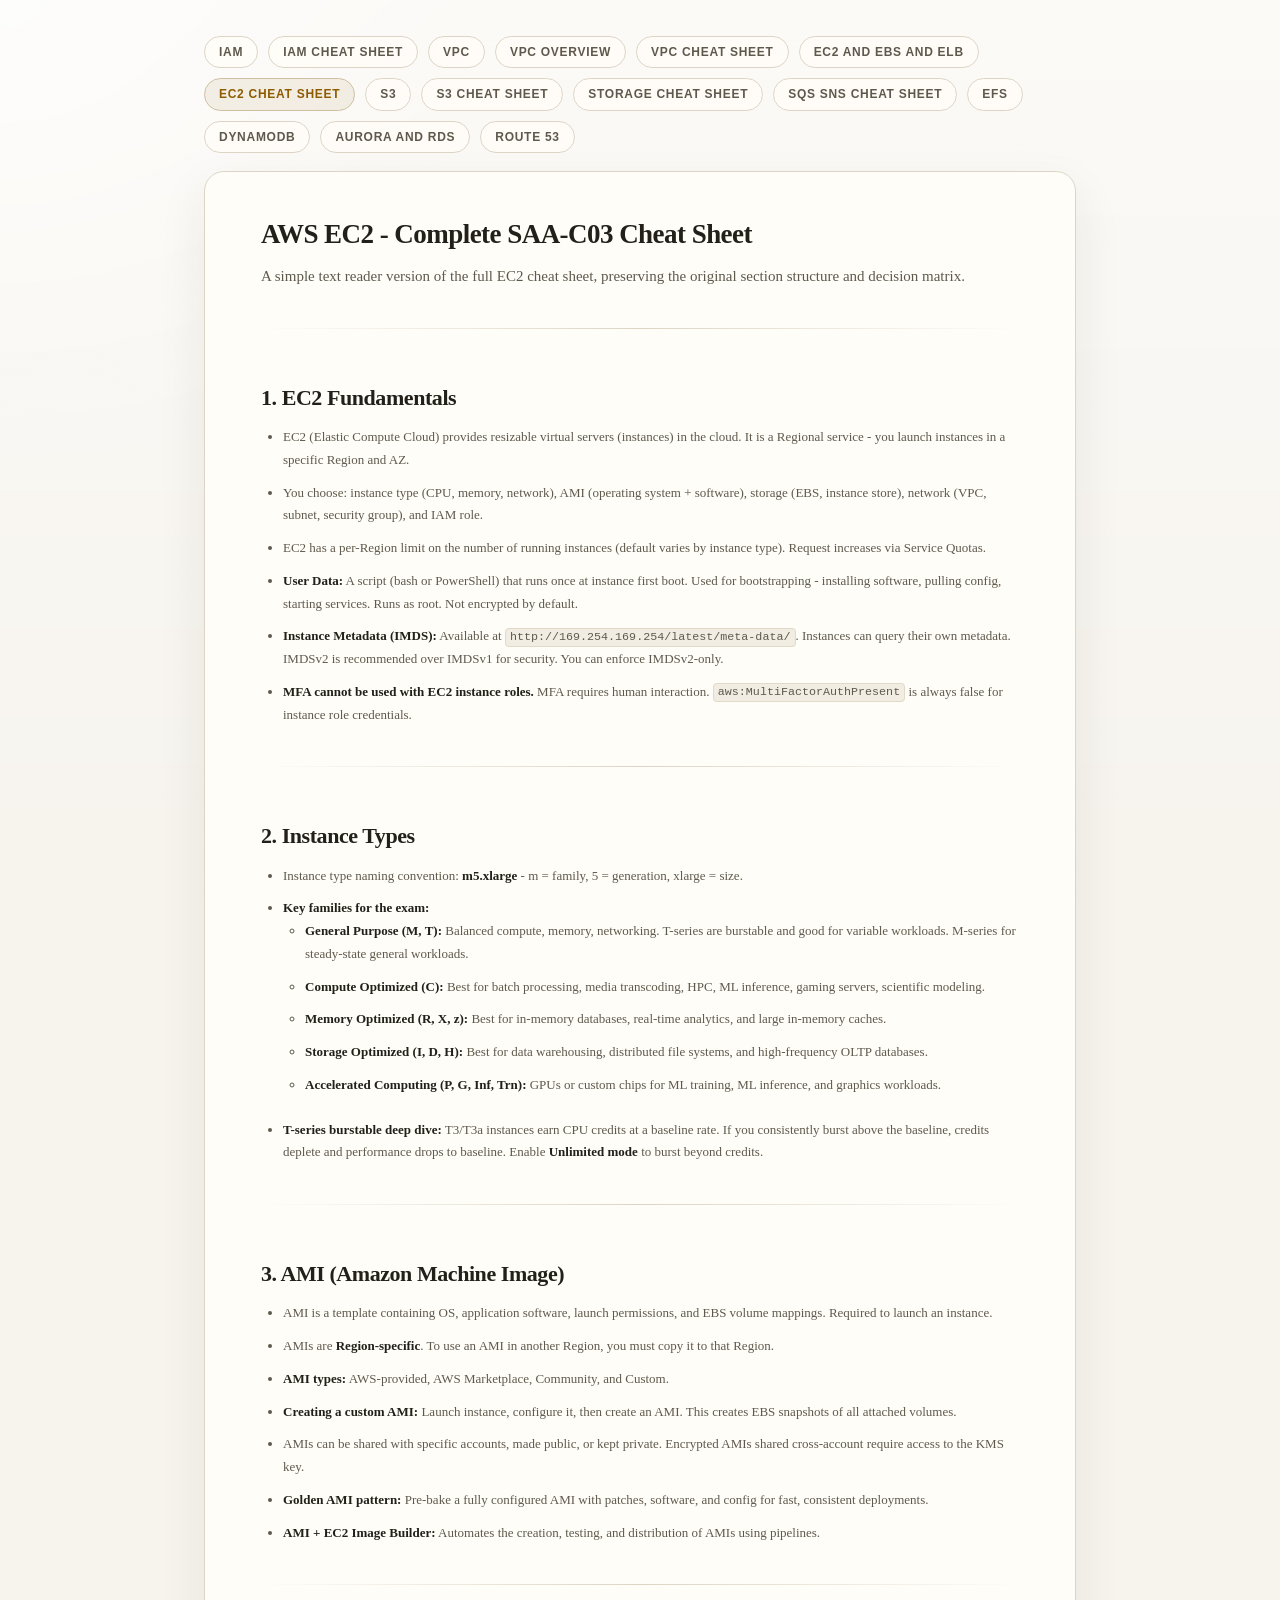
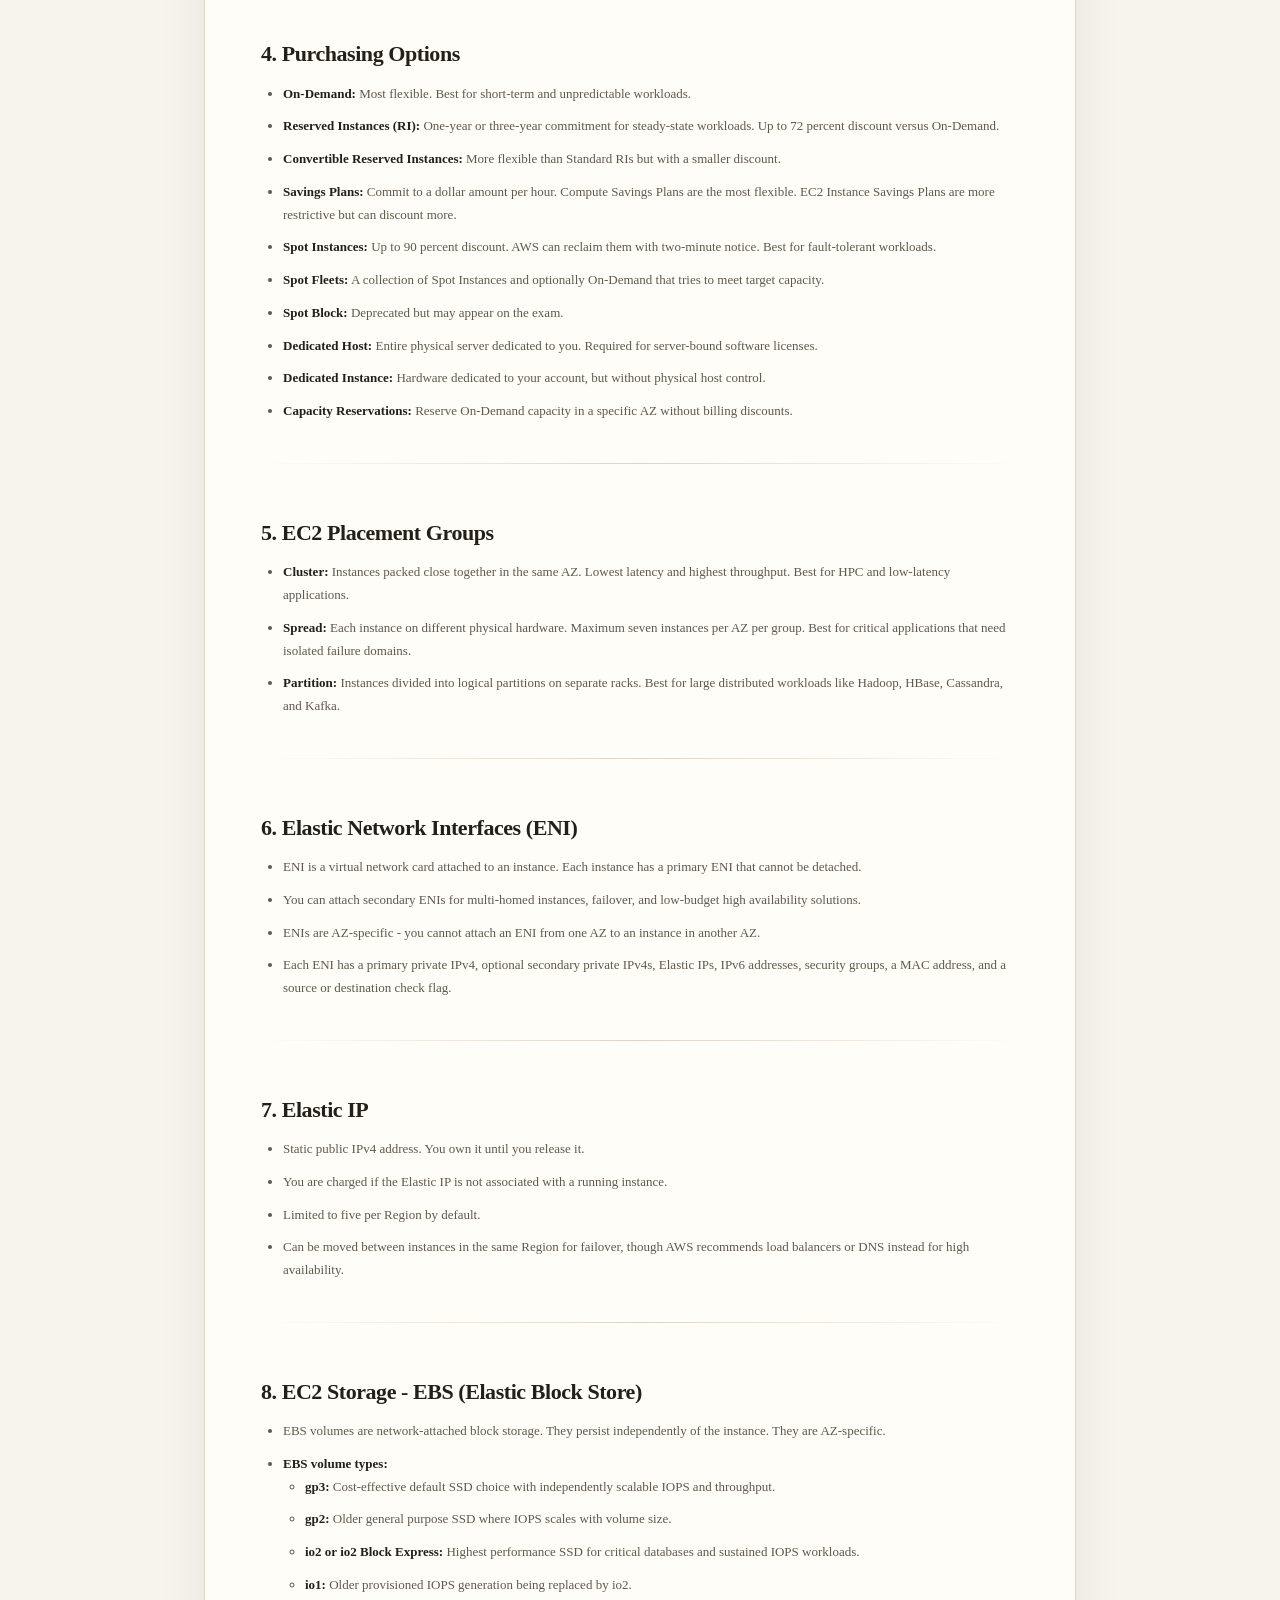
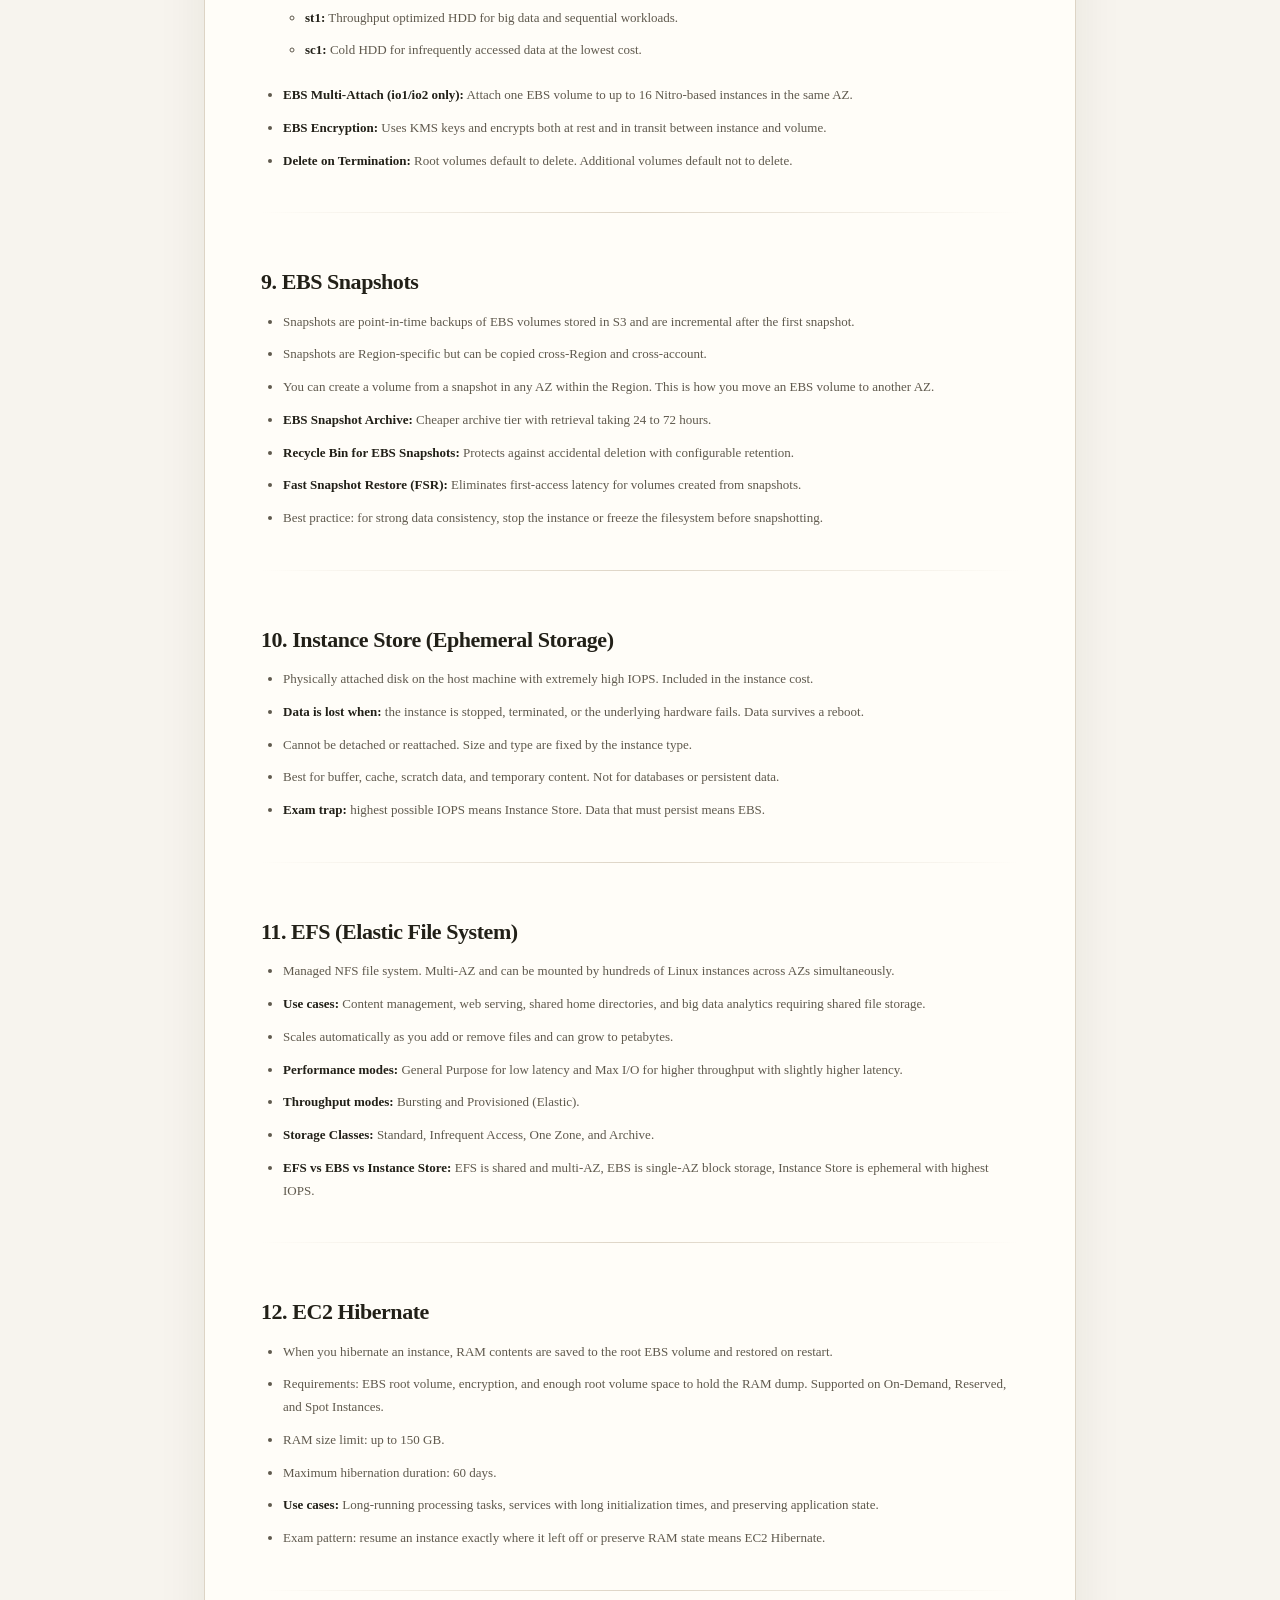
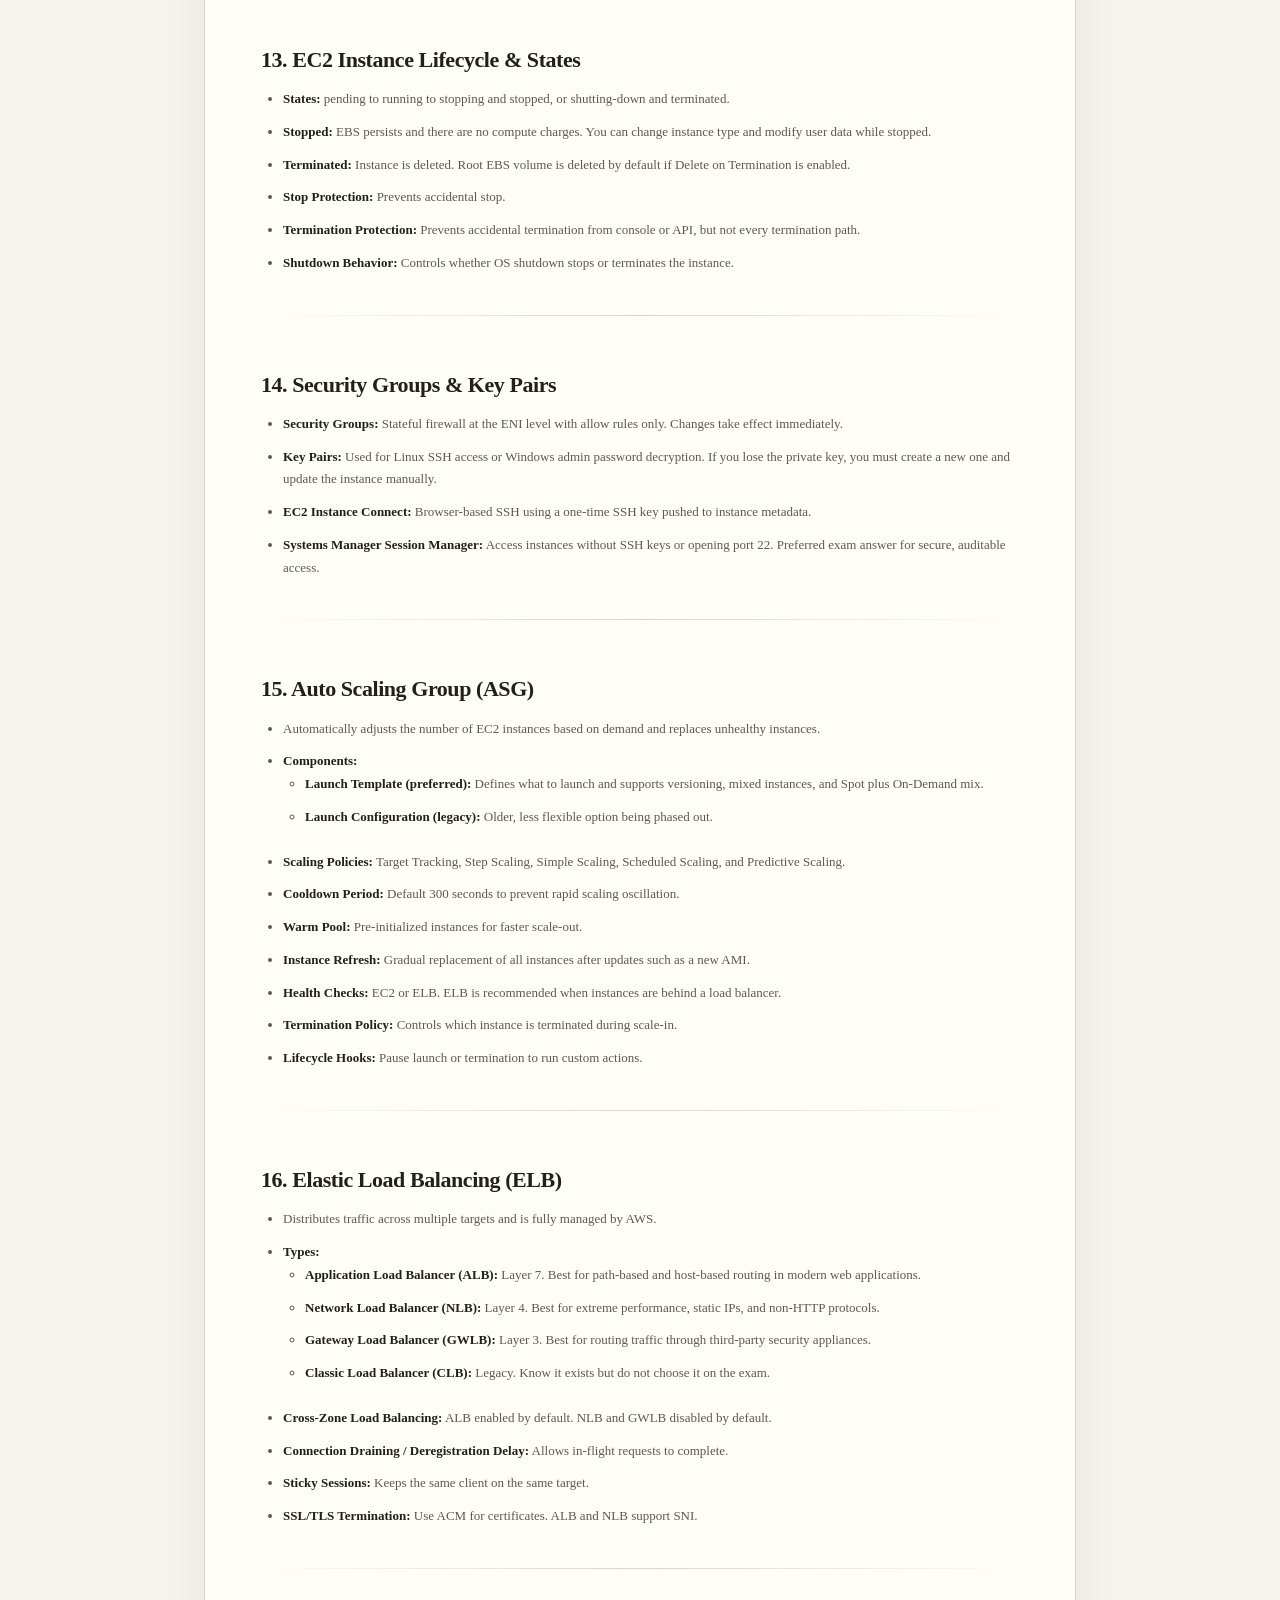
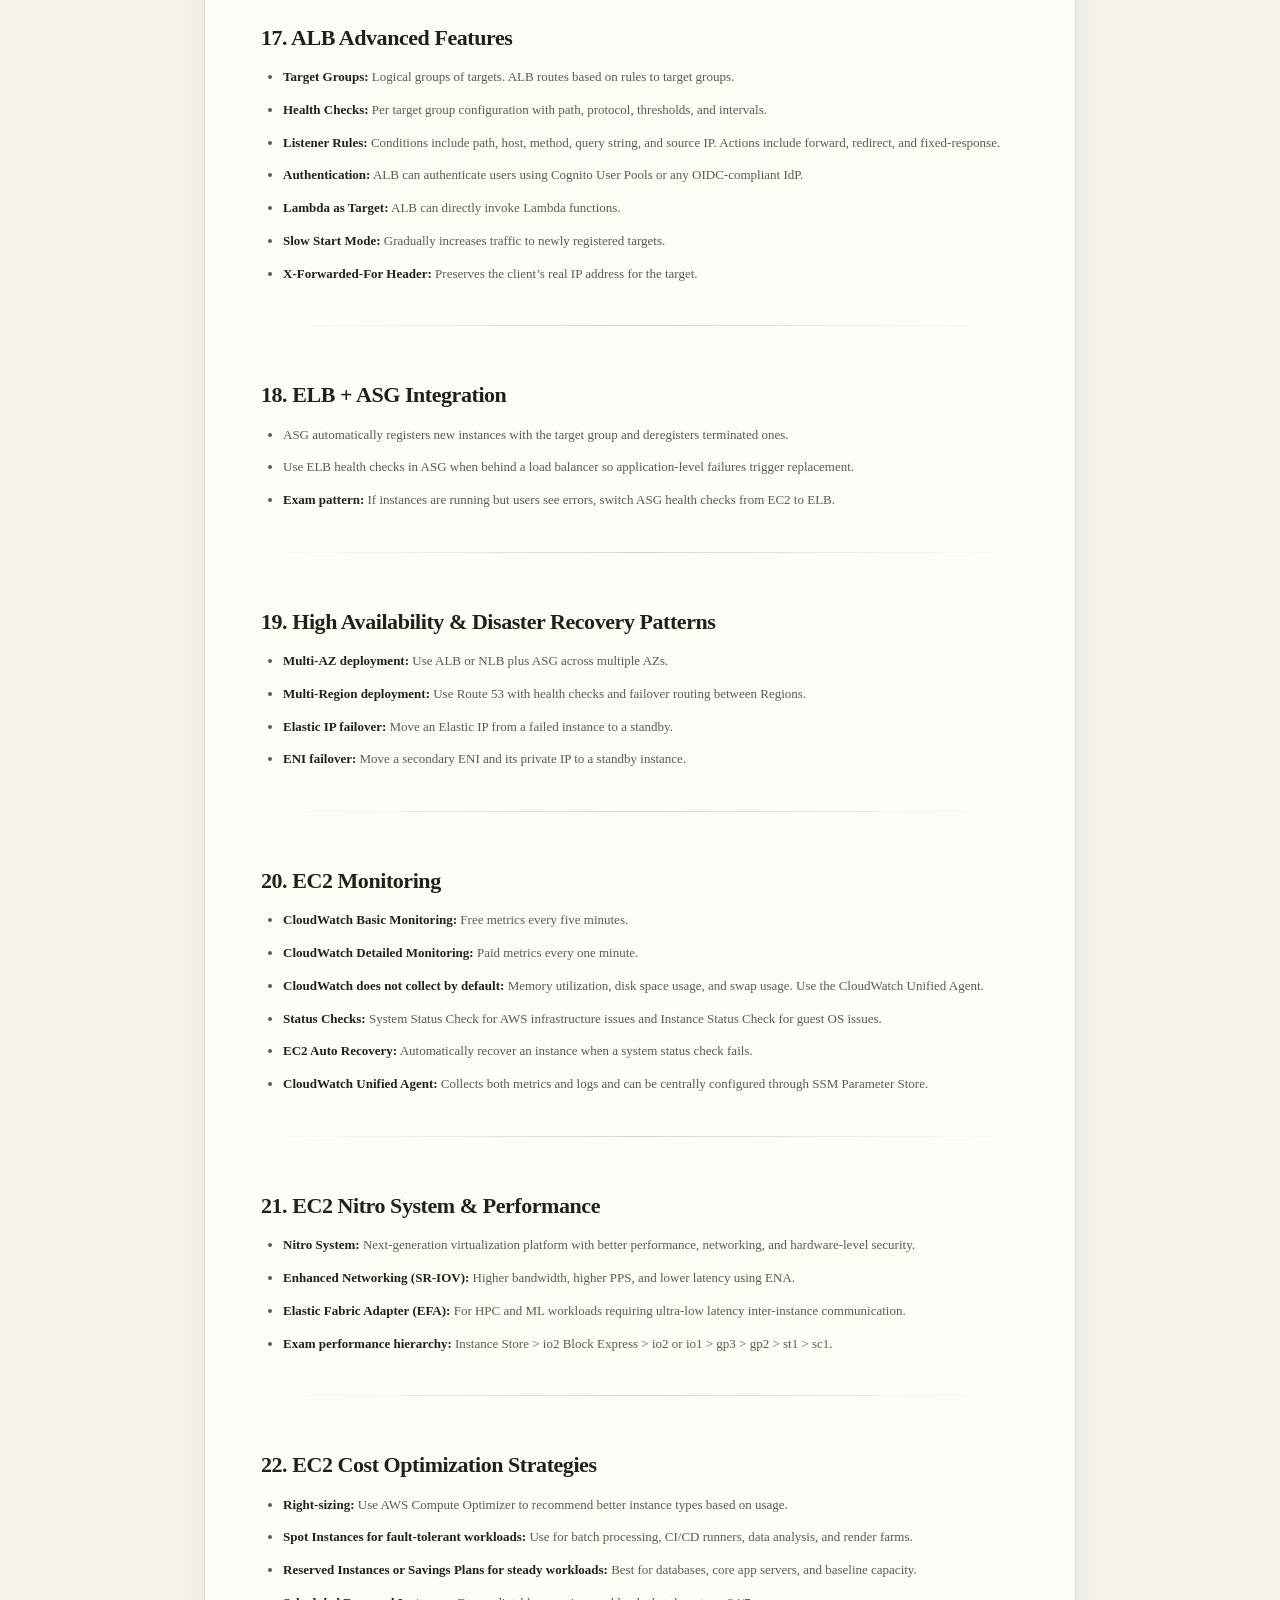
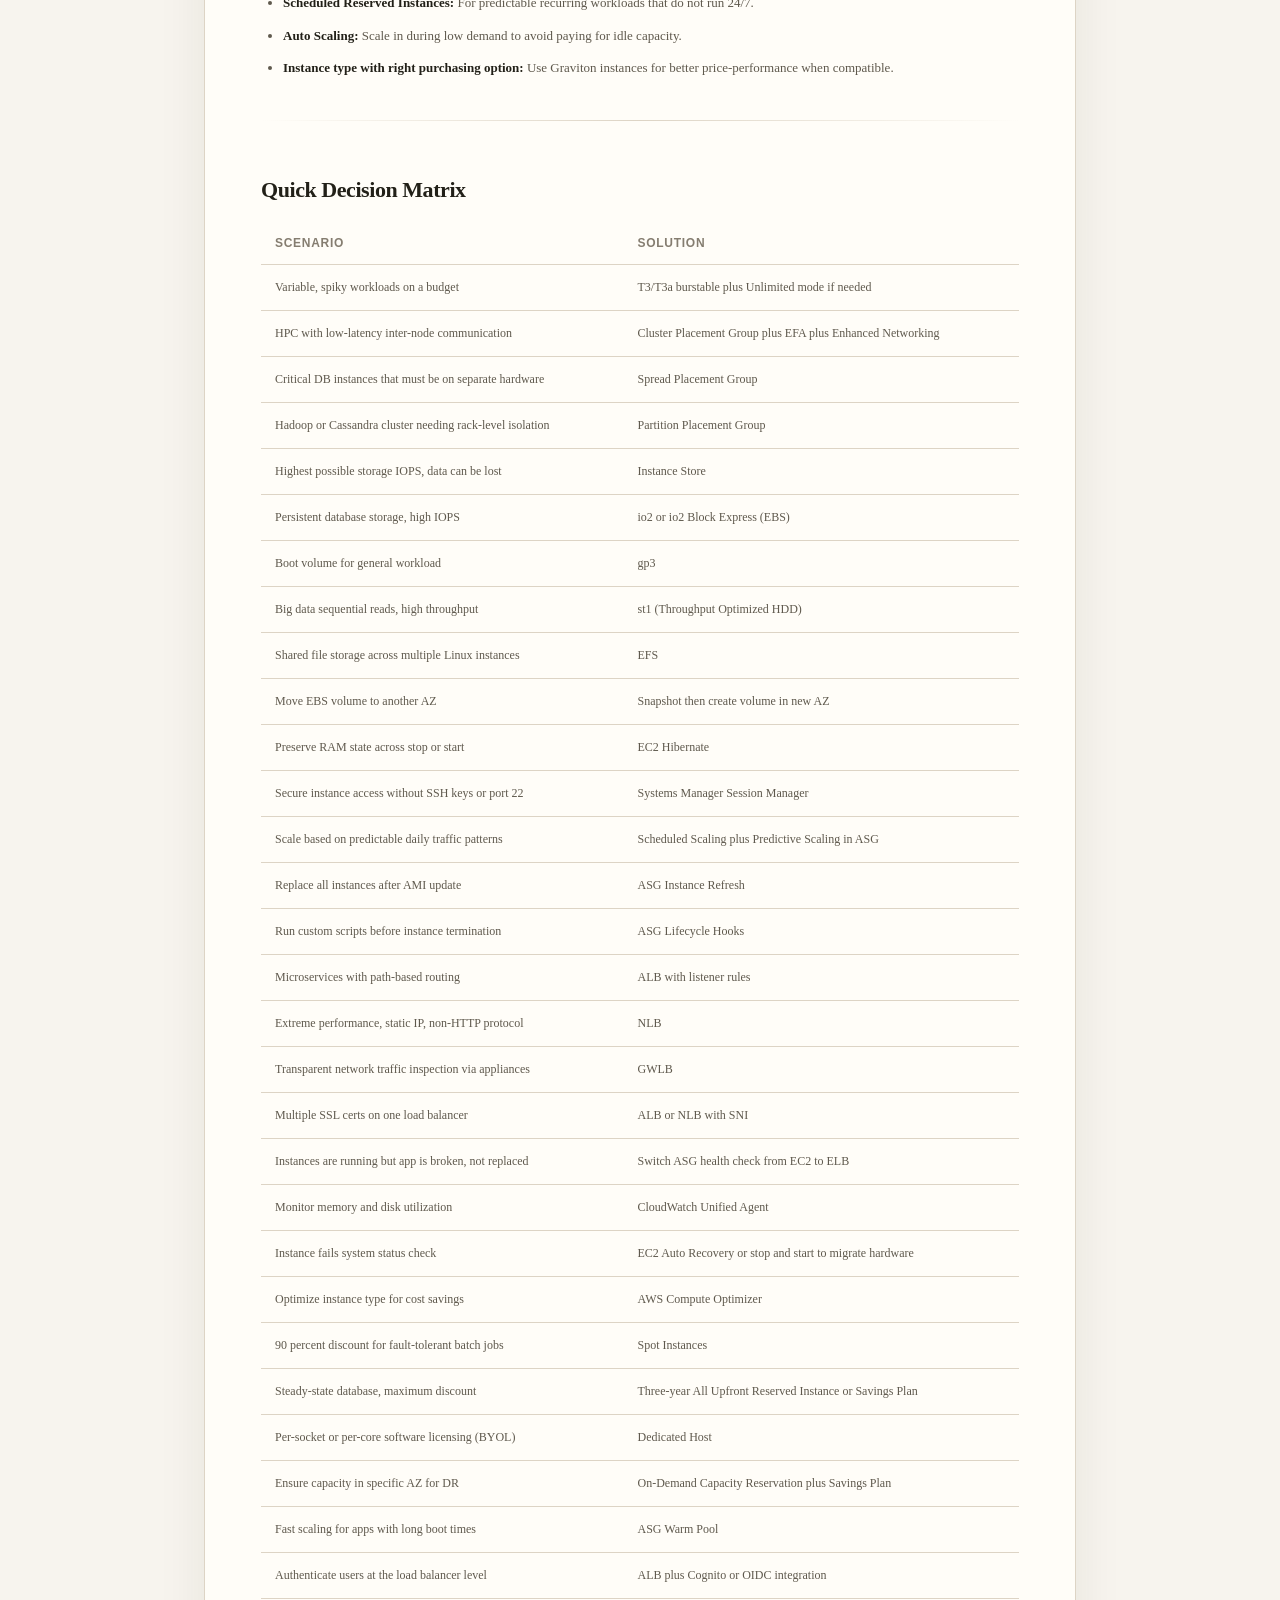
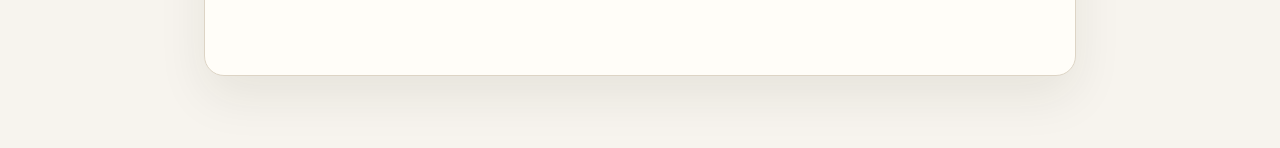
<file: ec2-cheat-sheet.html>
<!DOCTYPE html>
<html lang="en">
<head>
<meta charset="UTF-8">
<meta name="viewport" content="width=device-width, initial-scale=1.0">
<title>AWS EC2 Cheat Sheet: Complete SAA-C03 Reference</title>
<style>
  *, *::before, *::after { box-sizing: border-box; }

  :root {
    --bg: #f7f4ee;
    --paper: #fffdf8;
    --border: #ddd4c5;
    --text: #222018;
    --text-dim: #5f594d;
    --text-faint: #857d70;
    --accent: #8d5c00;
    --accent-soft: rgba(141, 92, 0, 0.08);
    --shadow: 0 20px 50px rgba(44, 35, 19, 0.08);
  }

  html { scroll-behavior: smooth; }

  body {
    margin: 0;
    background: var(--bg);
    color: var(--text);
    font-family: Charter, "Iowan Old Style", "Palatino Linotype", "Book Antiqua", Georgia, serif;
    line-height: 1.75;
  }

  body::before {
    content: "";
    position: fixed;
    inset: 0;
    background:
      linear-gradient(180deg, rgba(255,255,255,0.55), rgba(255,255,255,0)),
      radial-gradient(circle at top left, rgba(255,255,255,0.5), transparent 30%);
    pointer-events: none;
    z-index: 0;
  }

  .page {
    position: relative;
    z-index: 1;
    max-width: 920px;
    margin: 0 auto;
    padding: 36px 24px 72px;
  }

  .topnav {
    display: flex;
    gap: 10px;
    margin-bottom: 18px;
    flex-wrap: wrap;
  }

  .navlink {
    display: inline-flex;
    align-items: center;
    border: 1px solid var(--border);
    border-radius: 999px;
    padding: 8px 14px;
    background: rgba(255, 253, 248, 0.82);
    color: var(--text-dim);
    text-decoration: none;
    font: 700 12px/1.2 "Helvetica Neue", Arial, sans-serif;
    letter-spacing: 0.06em;
    text-transform: uppercase;
    transition: background 140ms ease, color 140ms ease, border-color 140ms ease;
  }

  .navlink:hover {
    background: var(--accent-soft);
    border-color: #cfbea0;
    color: var(--text);
  }

  .navlink[aria-current="page"] {
    background: var(--accent-soft);
    border-color: #cfbea0;
    color: var(--accent);
  }

  .article {
    background: var(--paper);
    border: 1px solid var(--border);
    border-radius: 20px;
    box-shadow: var(--shadow);
    padding: 48px 56px;
  }

  header {
    margin-bottom: 32px;
  }

  h1 {
    font-size: clamp(19px, 2.45vw, 27px);
    line-height: 1.05;
    margin: 0 0 16px;
    letter-spacing: -0.02em;
  }

  .deck {
    font-size: 15px;
    line-height: 1.55;
    color: var(--text-dim);
    max-width: 720px;
    margin: 0;
  }

  h2 {
    font-size: 22px;
    line-height: 1.15;
    margin: 56px 0 16px;
    letter-spacing: -0.02em;
  }

  p {
    font-size: 14px;
    margin: 0 0 18px;
  }

  ul {
    margin: 0 0 22px 22px;
    padding: 0;
  }

  li {
    font-size: 13px;
    margin-bottom: 10px;
    color: var(--text-dim);
  }

  strong { color: var(--text); }

  code {
    font-family: "SFMono-Regular", Consolas, "Liberation Mono", Menlo, monospace;
    font-size: 0.9em;
    background: #f2ede3;
    border: 1px solid #e2d9c9;
    border-radius: 4px;
    padding: 0.12em 0.35em;
  }

  hr {
    border: 0;
    height: 1px;
    margin: 40px 0;
    background: linear-gradient(to right, transparent, var(--border), transparent);
  }

  table {
    width: 100%;
    border-collapse: collapse;
    margin: 22px 0 28px;
    font-size: 12px;
  }

  th, td {
    text-align: left;
    vertical-align: top;
    padding: 12px 14px;
    border-bottom: 1px solid var(--border);
  }

  th {
    font: 700 12px/1.3 "Helvetica Neue", Arial, sans-serif;
    letter-spacing: 0.06em;
    text-transform: uppercase;
    color: var(--text-faint);
  }

  td {
    color: var(--text-dim);
  }

  @media (max-width: 768px) {
    .page {
      padding-top: 24px;
    }

    .topnav {
      margin-bottom: 14px;
    }

    .navlink {
      font-size: 11px;
      padding: 7px 12px;
    }

    .article {
      padding: 28px 18px;
      border-radius: 16px;
    }

    .deck {
      font-size: 13px;
    }

    p {
      font-size: 11px;
    }

    li {
      font-size: 11px;
    }

    h2 {
      font-size: 17px;
    }

    table {
      display: block;
      overflow-x: auto;
      white-space: nowrap;
      font-size: 10px;
      -webkit-overflow-scrolling: touch;
    }

    th, td {
      padding: 10px 12px;
    }
  }
</style>
</head>
<body>
  <main class="page">
    <nav class="topnav" aria-label="Site sections">
      <a class="navlink" href="./index.html">IAM</a>
      <a class="navlink" href="./iam-cheat-sheet.html">IAM Cheat Sheet</a>
      <a class="navlink" href="./vpc.html">VPC</a>
      <a class="navlink" href="./vpc-overview.html">VPC Overview</a>
      <a class="navlink" href="./vpc-cheat-sheet.html">VPC Cheat Sheet</a>
      <a class="navlink" href="./ec2-and-ebs.html">EC2 and EBS and ELB</a>
      <a class="navlink" href="./ec2-cheat-sheet.html" aria-current="page">EC2 Cheat Sheet</a>
      <a class="navlink" href="./s3.html">S3</a>
      <a class="navlink" href="./s3-cheat-sheet.html">S3 Cheat Sheet</a>
      <a class="navlink" href="./storage-cheat-sheet.html">Storage Cheat Sheet</a>
      <a class="navlink" href="./sqs-sns-cheat-sheet.html">SQS SNS Cheat Sheet</a>
      <a class="navlink" href="./efs.html">EFS</a>
      <a class="navlink" href="./dynamodb.html">DynamoDB</a>
      <a class="navlink" href="./aurora-and-rds.html">Aurora and RDS</a>
      <a class="navlink" href="./route-53.html">Route 53</a>
    </nav>
    <article class="article">
      <header>
        <h1>AWS EC2 - Complete SAA-C03 Cheat Sheet</h1>
        <p class="deck">A simple text reader version of the full EC2 cheat sheet, preserving the original section structure and decision matrix.</p>
      </header>

      <hr>

      <section>
        <h2>1. EC2 Fundamentals</h2>
        <ul>
          <li>EC2 (Elastic Compute Cloud) provides resizable virtual servers (instances) in the cloud. It is a Regional service - you launch instances in a specific Region and AZ.</li>
          <li>You choose: instance type (CPU, memory, network), AMI (operating system + software), storage (EBS, instance store), network (VPC, subnet, security group), and IAM role.</li>
          <li>EC2 has a per-Region limit on the number of running instances (default varies by instance type). Request increases via Service Quotas.</li>
          <li><strong>User Data:</strong> A script (bash or PowerShell) that runs once at instance first boot. Used for bootstrapping - installing software, pulling config, starting services. Runs as root. Not encrypted by default.</li>
          <li><strong>Instance Metadata (IMDS):</strong> Available at <code>http://169.254.169.254/latest/meta-data/</code>. Instances can query their own metadata. IMDSv2 is recommended over IMDSv1 for security. You can enforce IMDSv2-only.</li>
          <li><strong>MFA cannot be used with EC2 instance roles.</strong> MFA requires human interaction. <code>aws:MultiFactorAuthPresent</code> is always false for instance role credentials.</li>
        </ul>
      </section>

      <hr>

      <section>
        <h2>2. Instance Types</h2>
        <ul>
          <li>Instance type naming convention: <strong>m5.xlarge</strong> - m = family, 5 = generation, xlarge = size.</li>
          <li><strong>Key families for the exam:</strong>
            <ul>
              <li><strong>General Purpose (M, T):</strong> Balanced compute, memory, networking. T-series are burstable and good for variable workloads. M-series for steady-state general workloads.</li>
              <li><strong>Compute Optimized (C):</strong> Best for batch processing, media transcoding, HPC, ML inference, gaming servers, scientific modeling.</li>
              <li><strong>Memory Optimized (R, X, z):</strong> Best for in-memory databases, real-time analytics, and large in-memory caches.</li>
              <li><strong>Storage Optimized (I, D, H):</strong> Best for data warehousing, distributed file systems, and high-frequency OLTP databases.</li>
              <li><strong>Accelerated Computing (P, G, Inf, Trn):</strong> GPUs or custom chips for ML training, ML inference, and graphics workloads.</li>
            </ul>
          </li>
          <li><strong>T-series burstable deep dive:</strong> T3/T3a instances earn CPU credits at a baseline rate. If you consistently burst above the baseline, credits deplete and performance drops to baseline. Enable <strong>Unlimited mode</strong> to burst beyond credits.</li>
        </ul>
      </section>

      <hr>

      <section>
        <h2>3. AMI (Amazon Machine Image)</h2>
        <ul>
          <li>AMI is a template containing OS, application software, launch permissions, and EBS volume mappings. Required to launch an instance.</li>
          <li>AMIs are <strong>Region-specific</strong>. To use an AMI in another Region, you must copy it to that Region.</li>
          <li><strong>AMI types:</strong> AWS-provided, AWS Marketplace, Community, and Custom.</li>
          <li><strong>Creating a custom AMI:</strong> Launch instance, configure it, then create an AMI. This creates EBS snapshots of all attached volumes.</li>
          <li>AMIs can be shared with specific accounts, made public, or kept private. Encrypted AMIs shared cross-account require access to the KMS key.</li>
          <li><strong>Golden AMI pattern:</strong> Pre-bake a fully configured AMI with patches, software, and config for fast, consistent deployments.</li>
          <li><strong>AMI + EC2 Image Builder:</strong> Automates the creation, testing, and distribution of AMIs using pipelines.</li>
        </ul>
      </section>

      <hr>

      <section>
        <h2>4. Purchasing Options</h2>
        <ul>
          <li><strong>On-Demand:</strong> Most flexible. Best for short-term and unpredictable workloads.</li>
          <li><strong>Reserved Instances (RI):</strong> One-year or three-year commitment for steady-state workloads. Up to 72 percent discount versus On-Demand.</li>
          <li><strong>Convertible Reserved Instances:</strong> More flexible than Standard RIs but with a smaller discount.</li>
          <li><strong>Savings Plans:</strong> Commit to a dollar amount per hour. Compute Savings Plans are the most flexible. EC2 Instance Savings Plans are more restrictive but can discount more.</li>
          <li><strong>Spot Instances:</strong> Up to 90 percent discount. AWS can reclaim them with two-minute notice. Best for fault-tolerant workloads.</li>
          <li><strong>Spot Fleets:</strong> A collection of Spot Instances and optionally On-Demand that tries to meet target capacity.</li>
          <li><strong>Spot Block:</strong> Deprecated but may appear on the exam.</li>
          <li><strong>Dedicated Host:</strong> Entire physical server dedicated to you. Required for server-bound software licenses.</li>
          <li><strong>Dedicated Instance:</strong> Hardware dedicated to your account, but without physical host control.</li>
          <li><strong>Capacity Reservations:</strong> Reserve On-Demand capacity in a specific AZ without billing discounts.</li>
        </ul>
      </section>

      <hr>

      <section>
        <h2>5. EC2 Placement Groups</h2>
        <ul>
          <li><strong>Cluster:</strong> Instances packed close together in the same AZ. Lowest latency and highest throughput. Best for HPC and low-latency applications.</li>
          <li><strong>Spread:</strong> Each instance on different physical hardware. Maximum seven instances per AZ per group. Best for critical applications that need isolated failure domains.</li>
          <li><strong>Partition:</strong> Instances divided into logical partitions on separate racks. Best for large distributed workloads like Hadoop, HBase, Cassandra, and Kafka.</li>
        </ul>
      </section>

      <hr>

      <section>
        <h2>6. Elastic Network Interfaces (ENI)</h2>
        <ul>
          <li>ENI is a virtual network card attached to an instance. Each instance has a primary ENI that cannot be detached.</li>
          <li>You can attach secondary ENIs for multi-homed instances, failover, and low-budget high availability solutions.</li>
          <li>ENIs are AZ-specific - you cannot attach an ENI from one AZ to an instance in another AZ.</li>
          <li>Each ENI has a primary private IPv4, optional secondary private IPv4s, Elastic IPs, IPv6 addresses, security groups, a MAC address, and a source or destination check flag.</li>
        </ul>
      </section>

      <hr>

      <section>
        <h2>7. Elastic IP</h2>
        <ul>
          <li>Static public IPv4 address. You own it until you release it.</li>
          <li>You are charged if the Elastic IP is not associated with a running instance.</li>
          <li>Limited to five per Region by default.</li>
          <li>Can be moved between instances in the same Region for failover, though AWS recommends load balancers or DNS instead for high availability.</li>
        </ul>
      </section>

      <hr>

      <section>
        <h2>8. EC2 Storage - EBS (Elastic Block Store)</h2>
        <ul>
          <li>EBS volumes are network-attached block storage. They persist independently of the instance. They are AZ-specific.</li>
          <li><strong>EBS volume types:</strong>
            <ul>
              <li><strong>gp3:</strong> Cost-effective default SSD choice with independently scalable IOPS and throughput.</li>
              <li><strong>gp2:</strong> Older general purpose SSD where IOPS scales with volume size.</li>
              <li><strong>io2 or io2 Block Express:</strong> Highest performance SSD for critical databases and sustained IOPS workloads.</li>
              <li><strong>io1:</strong> Older provisioned IOPS generation being replaced by io2.</li>
              <li><strong>st1:</strong> Throughput optimized HDD for big data and sequential workloads.</li>
              <li><strong>sc1:</strong> Cold HDD for infrequently accessed data at the lowest cost.</li>
            </ul>
          </li>
          <li><strong>EBS Multi-Attach (io1/io2 only):</strong> Attach one EBS volume to up to 16 Nitro-based instances in the same AZ.</li>
          <li><strong>EBS Encryption:</strong> Uses KMS keys and encrypts both at rest and in transit between instance and volume.</li>
          <li><strong>Delete on Termination:</strong> Root volumes default to delete. Additional volumes default not to delete.</li>
        </ul>
      </section>

      <hr>

      <section>
        <h2>9. EBS Snapshots</h2>
        <ul>
          <li>Snapshots are point-in-time backups of EBS volumes stored in S3 and are incremental after the first snapshot.</li>
          <li>Snapshots are Region-specific but can be copied cross-Region and cross-account.</li>
          <li>You can create a volume from a snapshot in any AZ within the Region. This is how you move an EBS volume to another AZ.</li>
          <li><strong>EBS Snapshot Archive:</strong> Cheaper archive tier with retrieval taking 24 to 72 hours.</li>
          <li><strong>Recycle Bin for EBS Snapshots:</strong> Protects against accidental deletion with configurable retention.</li>
          <li><strong>Fast Snapshot Restore (FSR):</strong> Eliminates first-access latency for volumes created from snapshots.</li>
          <li>Best practice: for strong data consistency, stop the instance or freeze the filesystem before snapshotting.</li>
        </ul>
      </section>

      <hr>

      <section>
        <h2>10. Instance Store (Ephemeral Storage)</h2>
        <ul>
          <li>Physically attached disk on the host machine with extremely high IOPS. Included in the instance cost.</li>
          <li><strong>Data is lost when:</strong> the instance is stopped, terminated, or the underlying hardware fails. Data survives a reboot.</li>
          <li>Cannot be detached or reattached. Size and type are fixed by the instance type.</li>
          <li>Best for buffer, cache, scratch data, and temporary content. Not for databases or persistent data.</li>
          <li><strong>Exam trap:</strong> highest possible IOPS means Instance Store. Data that must persist means EBS.</li>
        </ul>
      </section>

      <hr>

      <section>
        <h2>11. EFS (Elastic File System)</h2>
        <ul>
          <li>Managed NFS file system. Multi-AZ and can be mounted by hundreds of Linux instances across AZs simultaneously.</li>
          <li><strong>Use cases:</strong> Content management, web serving, shared home directories, and big data analytics requiring shared file storage.</li>
          <li>Scales automatically as you add or remove files and can grow to petabytes.</li>
          <li><strong>Performance modes:</strong> General Purpose for low latency and Max I/O for higher throughput with slightly higher latency.</li>
          <li><strong>Throughput modes:</strong> Bursting and Provisioned (Elastic).</li>
          <li><strong>Storage Classes:</strong> Standard, Infrequent Access, One Zone, and Archive.</li>
          <li><strong>EFS vs EBS vs Instance Store:</strong> EFS is shared and multi-AZ, EBS is single-AZ block storage, Instance Store is ephemeral with highest IOPS.</li>
        </ul>
      </section>

      <hr>

      <section>
        <h2>12. EC2 Hibernate</h2>
        <ul>
          <li>When you hibernate an instance, RAM contents are saved to the root EBS volume and restored on restart.</li>
          <li>Requirements: EBS root volume, encryption, and enough root volume space to hold the RAM dump. Supported on On-Demand, Reserved, and Spot Instances.</li>
          <li>RAM size limit: up to 150 GB.</li>
          <li>Maximum hibernation duration: 60 days.</li>
          <li><strong>Use cases:</strong> Long-running processing tasks, services with long initialization times, and preserving application state.</li>
          <li>Exam pattern: resume an instance exactly where it left off or preserve RAM state means EC2 Hibernate.</li>
        </ul>
      </section>

      <hr>

      <section>
        <h2>13. EC2 Instance Lifecycle &amp; States</h2>
        <ul>
          <li><strong>States:</strong> pending to running to stopping and stopped, or shutting-down and terminated.</li>
          <li><strong>Stopped:</strong> EBS persists and there are no compute charges. You can change instance type and modify user data while stopped.</li>
          <li><strong>Terminated:</strong> Instance is deleted. Root EBS volume is deleted by default if Delete on Termination is enabled.</li>
          <li><strong>Stop Protection:</strong> Prevents accidental stop.</li>
          <li><strong>Termination Protection:</strong> Prevents accidental termination from console or API, but not every termination path.</li>
          <li><strong>Shutdown Behavior:</strong> Controls whether OS shutdown stops or terminates the instance.</li>
        </ul>
      </section>

      <hr>

      <section>
        <h2>14. Security Groups &amp; Key Pairs</h2>
        <ul>
          <li><strong>Security Groups:</strong> Stateful firewall at the ENI level with allow rules only. Changes take effect immediately.</li>
          <li><strong>Key Pairs:</strong> Used for Linux SSH access or Windows admin password decryption. If you lose the private key, you must create a new one and update the instance manually.</li>
          <li><strong>EC2 Instance Connect:</strong> Browser-based SSH using a one-time SSH key pushed to instance metadata.</li>
          <li><strong>Systems Manager Session Manager:</strong> Access instances without SSH keys or opening port 22. Preferred exam answer for secure, auditable access.</li>
        </ul>
      </section>

      <hr>

      <section>
        <h2>15. Auto Scaling Group (ASG)</h2>
        <ul>
          <li>Automatically adjusts the number of EC2 instances based on demand and replaces unhealthy instances.</li>
          <li><strong>Components:</strong>
            <ul>
              <li><strong>Launch Template (preferred):</strong> Defines what to launch and supports versioning, mixed instances, and Spot plus On-Demand mix.</li>
              <li><strong>Launch Configuration (legacy):</strong> Older, less flexible option being phased out.</li>
            </ul>
          </li>
          <li><strong>Scaling Policies:</strong> Target Tracking, Step Scaling, Simple Scaling, Scheduled Scaling, and Predictive Scaling.</li>
          <li><strong>Cooldown Period:</strong> Default 300 seconds to prevent rapid scaling oscillation.</li>
          <li><strong>Warm Pool:</strong> Pre-initialized instances for faster scale-out.</li>
          <li><strong>Instance Refresh:</strong> Gradual replacement of all instances after updates such as a new AMI.</li>
          <li><strong>Health Checks:</strong> EC2 or ELB. ELB is recommended when instances are behind a load balancer.</li>
          <li><strong>Termination Policy:</strong> Controls which instance is terminated during scale-in.</li>
          <li><strong>Lifecycle Hooks:</strong> Pause launch or termination to run custom actions.</li>
        </ul>
      </section>

      <hr>

      <section>
        <h2>16. Elastic Load Balancing (ELB)</h2>
        <ul>
          <li>Distributes traffic across multiple targets and is fully managed by AWS.</li>
          <li><strong>Types:</strong>
            <ul>
              <li><strong>Application Load Balancer (ALB):</strong> Layer 7. Best for path-based and host-based routing in modern web applications.</li>
              <li><strong>Network Load Balancer (NLB):</strong> Layer 4. Best for extreme performance, static IPs, and non-HTTP protocols.</li>
              <li><strong>Gateway Load Balancer (GWLB):</strong> Layer 3. Best for routing traffic through third-party security appliances.</li>
              <li><strong>Classic Load Balancer (CLB):</strong> Legacy. Know it exists but do not choose it on the exam.</li>
            </ul>
          </li>
          <li><strong>Cross-Zone Load Balancing:</strong> ALB enabled by default. NLB and GWLB disabled by default.</li>
          <li><strong>Connection Draining / Deregistration Delay:</strong> Allows in-flight requests to complete.</li>
          <li><strong>Sticky Sessions:</strong> Keeps the same client on the same target.</li>
          <li><strong>SSL/TLS Termination:</strong> Use ACM for certificates. ALB and NLB support SNI.</li>
        </ul>
      </section>

      <hr>

      <section>
        <h2>17. ALB Advanced Features</h2>
        <ul>
          <li><strong>Target Groups:</strong> Logical groups of targets. ALB routes based on rules to target groups.</li>
          <li><strong>Health Checks:</strong> Per target group configuration with path, protocol, thresholds, and intervals.</li>
          <li><strong>Listener Rules:</strong> Conditions include path, host, method, query string, and source IP. Actions include forward, redirect, and fixed-response.</li>
          <li><strong>Authentication:</strong> ALB can authenticate users using Cognito User Pools or any OIDC-compliant IdP.</li>
          <li><strong>Lambda as Target:</strong> ALB can directly invoke Lambda functions.</li>
          <li><strong>Slow Start Mode:</strong> Gradually increases traffic to newly registered targets.</li>
          <li><strong>X-Forwarded-For Header:</strong> Preserves the client’s real IP address for the target.</li>
        </ul>
      </section>

      <hr>

      <section>
        <h2>18. ELB + ASG Integration</h2>
        <ul>
          <li>ASG automatically registers new instances with the target group and deregisters terminated ones.</li>
          <li>Use ELB health checks in ASG when behind a load balancer so application-level failures trigger replacement.</li>
          <li><strong>Exam pattern:</strong> If instances are running but users see errors, switch ASG health checks from EC2 to ELB.</li>
        </ul>
      </section>

      <hr>

      <section>
        <h2>19. High Availability &amp; Disaster Recovery Patterns</h2>
        <ul>
          <li><strong>Multi-AZ deployment:</strong> Use ALB or NLB plus ASG across multiple AZs.</li>
          <li><strong>Multi-Region deployment:</strong> Use Route 53 with health checks and failover routing between Regions.</li>
          <li><strong>Elastic IP failover:</strong> Move an Elastic IP from a failed instance to a standby.</li>
          <li><strong>ENI failover:</strong> Move a secondary ENI and its private IP to a standby instance.</li>
        </ul>
      </section>

      <hr>

      <section>
        <h2>20. EC2 Monitoring</h2>
        <ul>
          <li><strong>CloudWatch Basic Monitoring:</strong> Free metrics every five minutes.</li>
          <li><strong>CloudWatch Detailed Monitoring:</strong> Paid metrics every one minute.</li>
          <li><strong>CloudWatch does not collect by default:</strong> Memory utilization, disk space usage, and swap usage. Use the CloudWatch Unified Agent.</li>
          <li><strong>Status Checks:</strong> System Status Check for AWS infrastructure issues and Instance Status Check for guest OS issues.</li>
          <li><strong>EC2 Auto Recovery:</strong> Automatically recover an instance when a system status check fails.</li>
          <li><strong>CloudWatch Unified Agent:</strong> Collects both metrics and logs and can be centrally configured through SSM Parameter Store.</li>
        </ul>
      </section>

      <hr>

      <section>
        <h2>21. EC2 Nitro System &amp; Performance</h2>
        <ul>
          <li><strong>Nitro System:</strong> Next-generation virtualization platform with better performance, networking, and hardware-level security.</li>
          <li><strong>Enhanced Networking (SR-IOV):</strong> Higher bandwidth, higher PPS, and lower latency using ENA.</li>
          <li><strong>Elastic Fabric Adapter (EFA):</strong> For HPC and ML workloads requiring ultra-low latency inter-instance communication.</li>
          <li><strong>Exam performance hierarchy:</strong> Instance Store &gt; io2 Block Express &gt; io2 or io1 &gt; gp3 &gt; gp2 &gt; st1 &gt; sc1.</li>
        </ul>
      </section>

      <hr>

      <section>
        <h2>22. EC2 Cost Optimization Strategies</h2>
        <ul>
          <li><strong>Right-sizing:</strong> Use AWS Compute Optimizer to recommend better instance types based on usage.</li>
          <li><strong>Spot Instances for fault-tolerant workloads:</strong> Use for batch processing, CI/CD runners, data analysis, and render farms.</li>
          <li><strong>Reserved Instances or Savings Plans for steady workloads:</strong> Best for databases, core app servers, and baseline capacity.</li>
          <li><strong>Scheduled Reserved Instances:</strong> For predictable recurring workloads that do not run 24/7.</li>
          <li><strong>Auto Scaling:</strong> Scale in during low demand to avoid paying for idle capacity.</li>
          <li><strong>Instance type with right purchasing option:</strong> Use Graviton instances for better price-performance when compatible.</li>
        </ul>
      </section>

      <hr>

      <section>
        <h2>Quick Decision Matrix</h2>
        <table>
          <thead>
            <tr>
              <th>Scenario</th>
              <th>Solution</th>
            </tr>
          </thead>
          <tbody>
            <tr><td>Variable, spiky workloads on a budget</td><td>T3/T3a burstable plus Unlimited mode if needed</td></tr>
            <tr><td>HPC with low-latency inter-node communication</td><td>Cluster Placement Group plus EFA plus Enhanced Networking</td></tr>
            <tr><td>Critical DB instances that must be on separate hardware</td><td>Spread Placement Group</td></tr>
            <tr><td>Hadoop or Cassandra cluster needing rack-level isolation</td><td>Partition Placement Group</td></tr>
            <tr><td>Highest possible storage IOPS, data can be lost</td><td>Instance Store</td></tr>
            <tr><td>Persistent database storage, high IOPS</td><td>io2 or io2 Block Express (EBS)</td></tr>
            <tr><td>Boot volume for general workload</td><td>gp3</td></tr>
            <tr><td>Big data sequential reads, high throughput</td><td>st1 (Throughput Optimized HDD)</td></tr>
            <tr><td>Shared file storage across multiple Linux instances</td><td>EFS</td></tr>
            <tr><td>Move EBS volume to another AZ</td><td>Snapshot then create volume in new AZ</td></tr>
            <tr><td>Preserve RAM state across stop or start</td><td>EC2 Hibernate</td></tr>
            <tr><td>Secure instance access without SSH keys or port 22</td><td>Systems Manager Session Manager</td></tr>
            <tr><td>Scale based on predictable daily traffic patterns</td><td>Scheduled Scaling plus Predictive Scaling in ASG</td></tr>
            <tr><td>Replace all instances after AMI update</td><td>ASG Instance Refresh</td></tr>
            <tr><td>Run custom scripts before instance termination</td><td>ASG Lifecycle Hooks</td></tr>
            <tr><td>Microservices with path-based routing</td><td>ALB with listener rules</td></tr>
            <tr><td>Extreme performance, static IP, non-HTTP protocol</td><td>NLB</td></tr>
            <tr><td>Transparent network traffic inspection via appliances</td><td>GWLB</td></tr>
            <tr><td>Multiple SSL certs on one load balancer</td><td>ALB or NLB with SNI</td></tr>
            <tr><td>Instances are running but app is broken, not replaced</td><td>Switch ASG health check from EC2 to ELB</td></tr>
            <tr><td>Monitor memory and disk utilization</td><td>CloudWatch Unified Agent</td></tr>
            <tr><td>Instance fails system status check</td><td>EC2 Auto Recovery or stop and start to migrate hardware</td></tr>
            <tr><td>Optimize instance type for cost savings</td><td>AWS Compute Optimizer</td></tr>
            <tr><td>90 percent discount for fault-tolerant batch jobs</td><td>Spot Instances</td></tr>
            <tr><td>Steady-state database, maximum discount</td><td>Three-year All Upfront Reserved Instance or Savings Plan</td></tr>
            <tr><td>Per-socket or per-core software licensing (BYOL)</td><td>Dedicated Host</td></tr>
            <tr><td>Ensure capacity in specific AZ for DR</td><td>On-Demand Capacity Reservation plus Savings Plan</td></tr>
            <tr><td>Fast scaling for apps with long boot times</td><td>ASG Warm Pool</td></tr>
            <tr><td>Authenticate users at the load balancer level</td><td>ALB plus Cognito or OIDC integration</td></tr>
          </tbody>
        </table>
      </section>
    </article>
  </main>
</body>
</html>
</file>
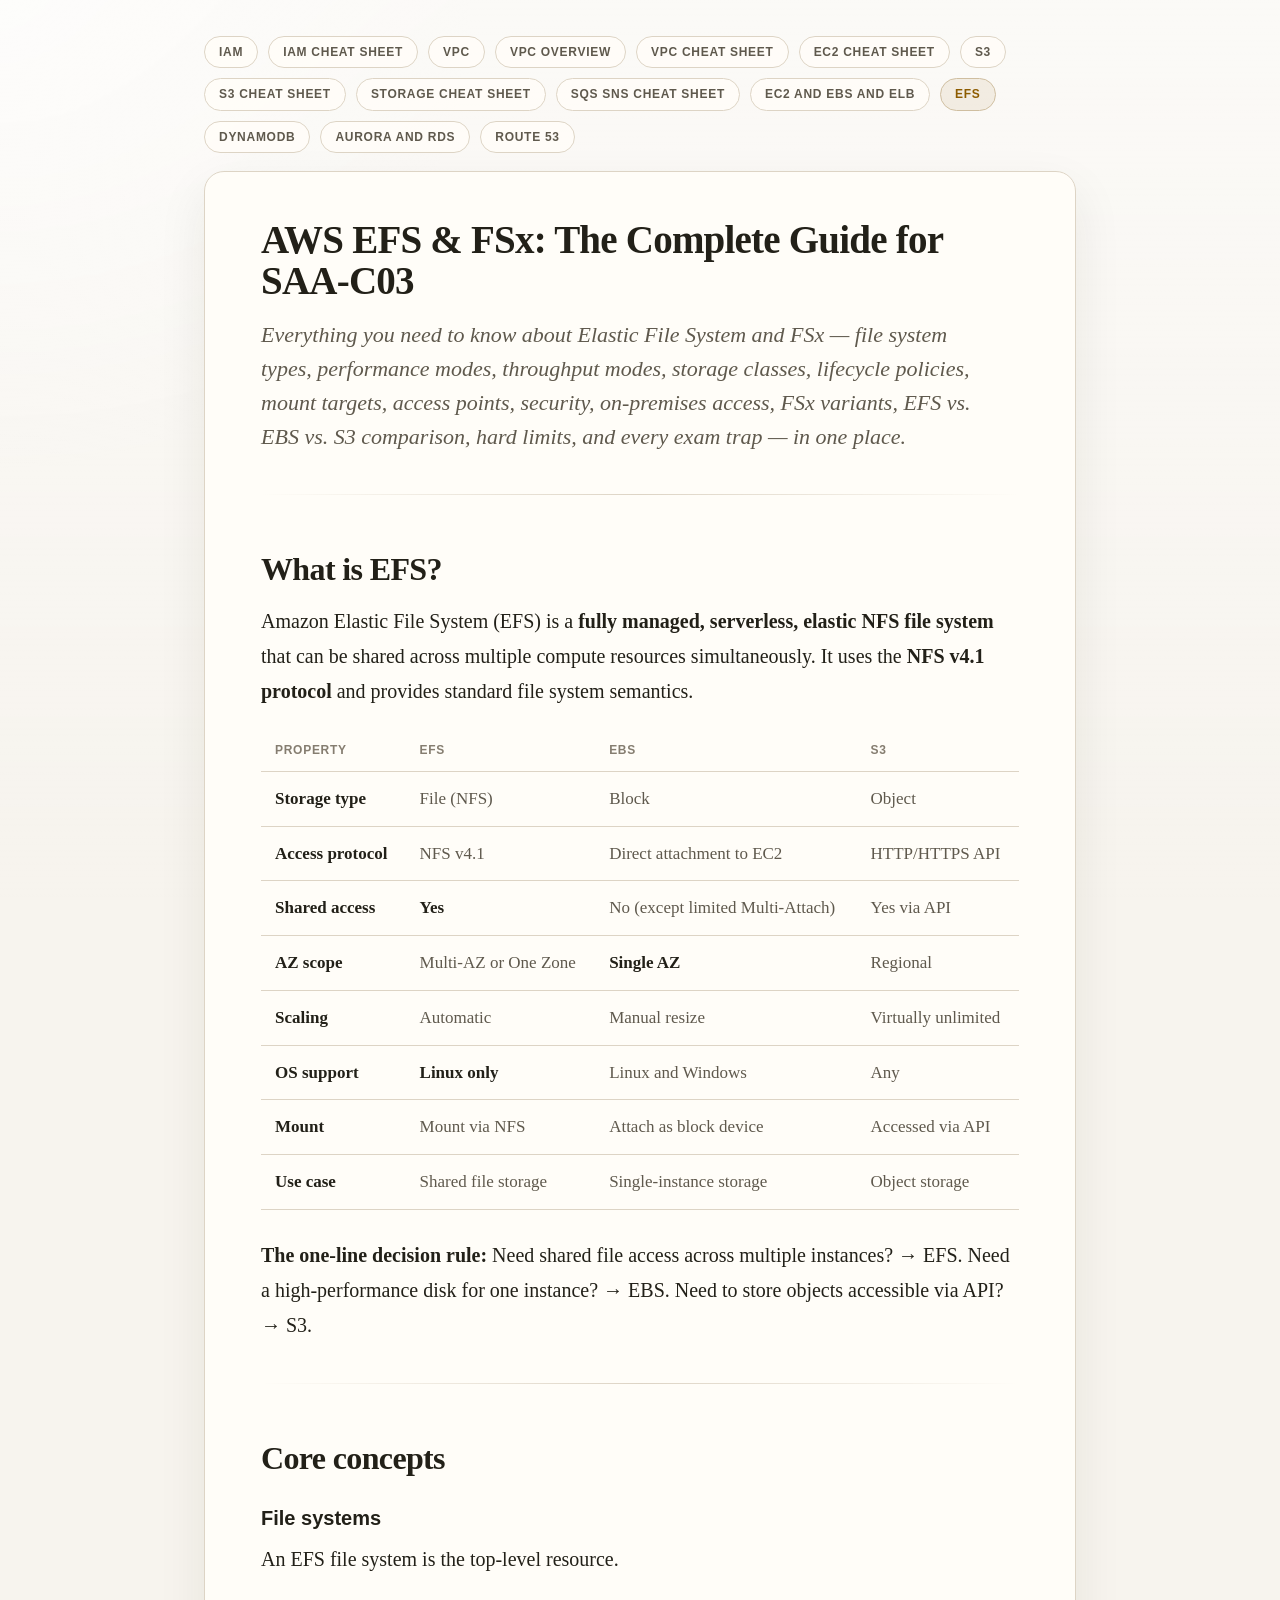
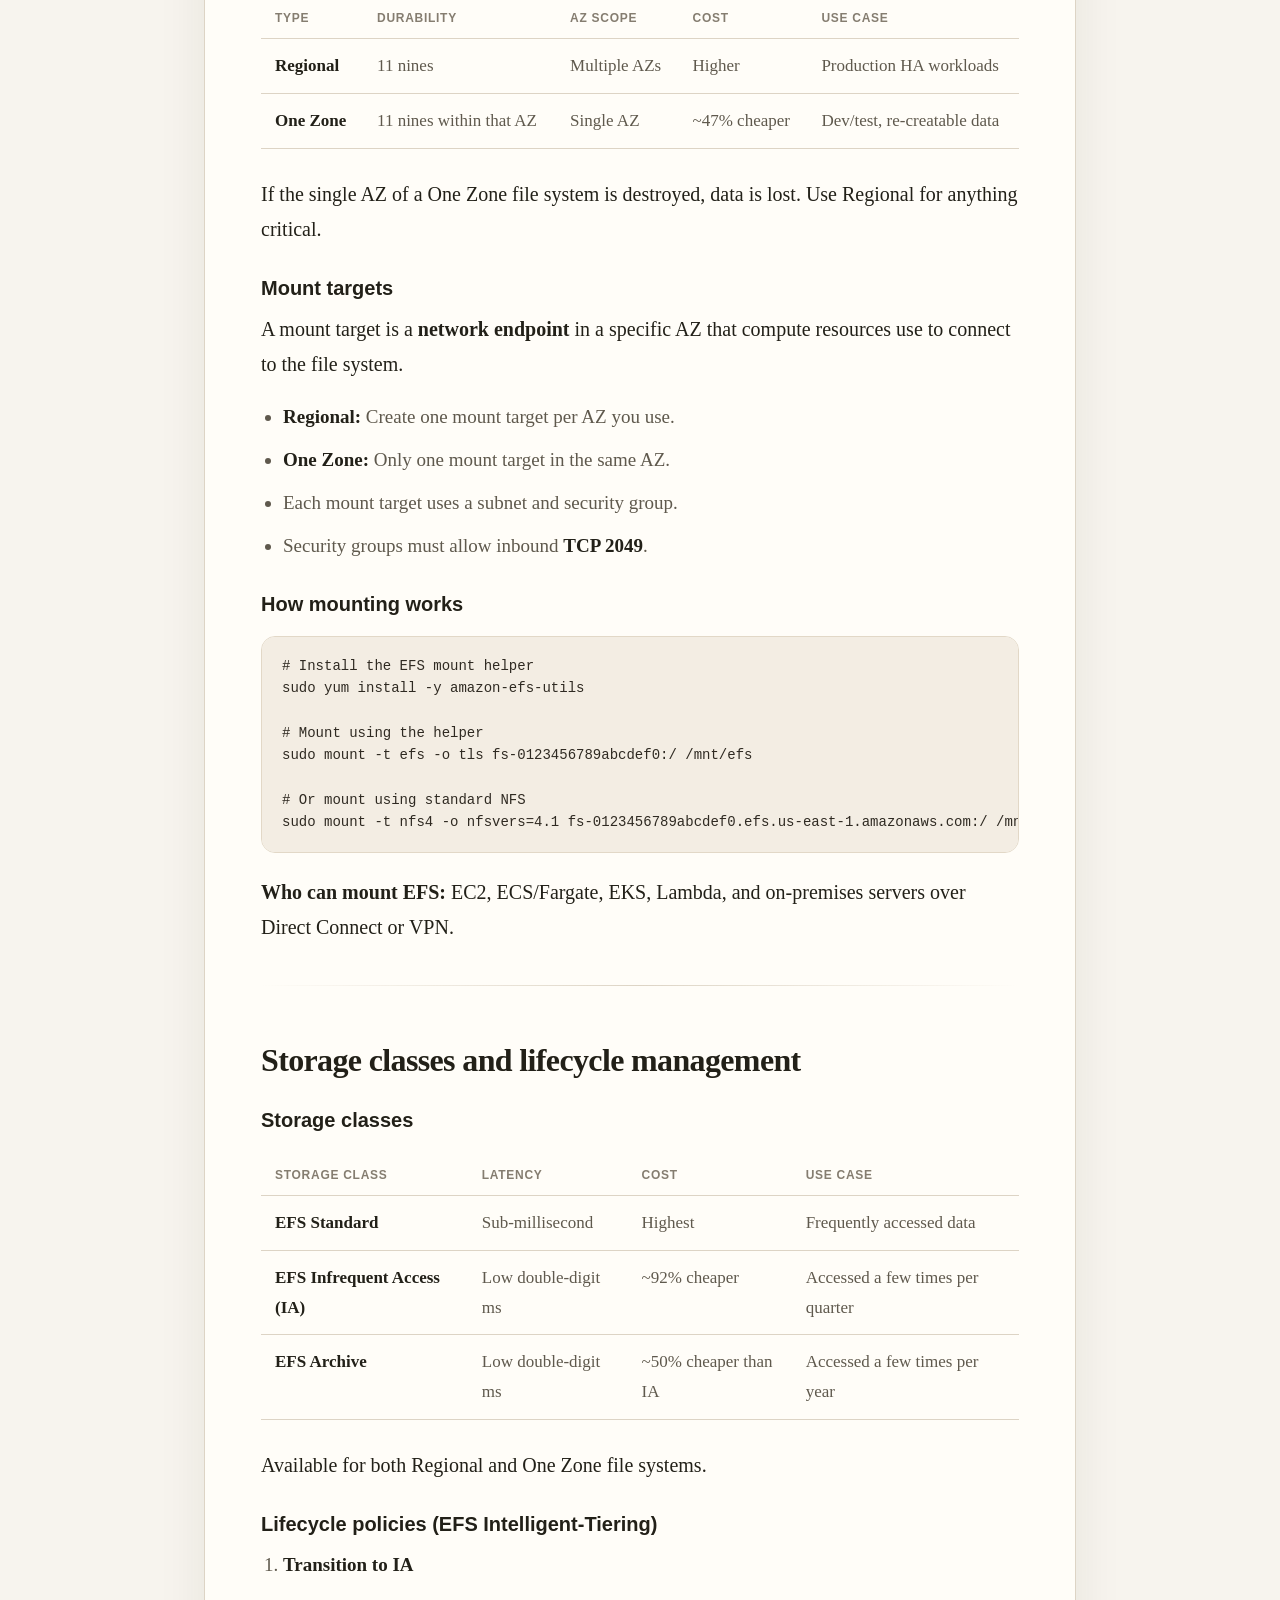
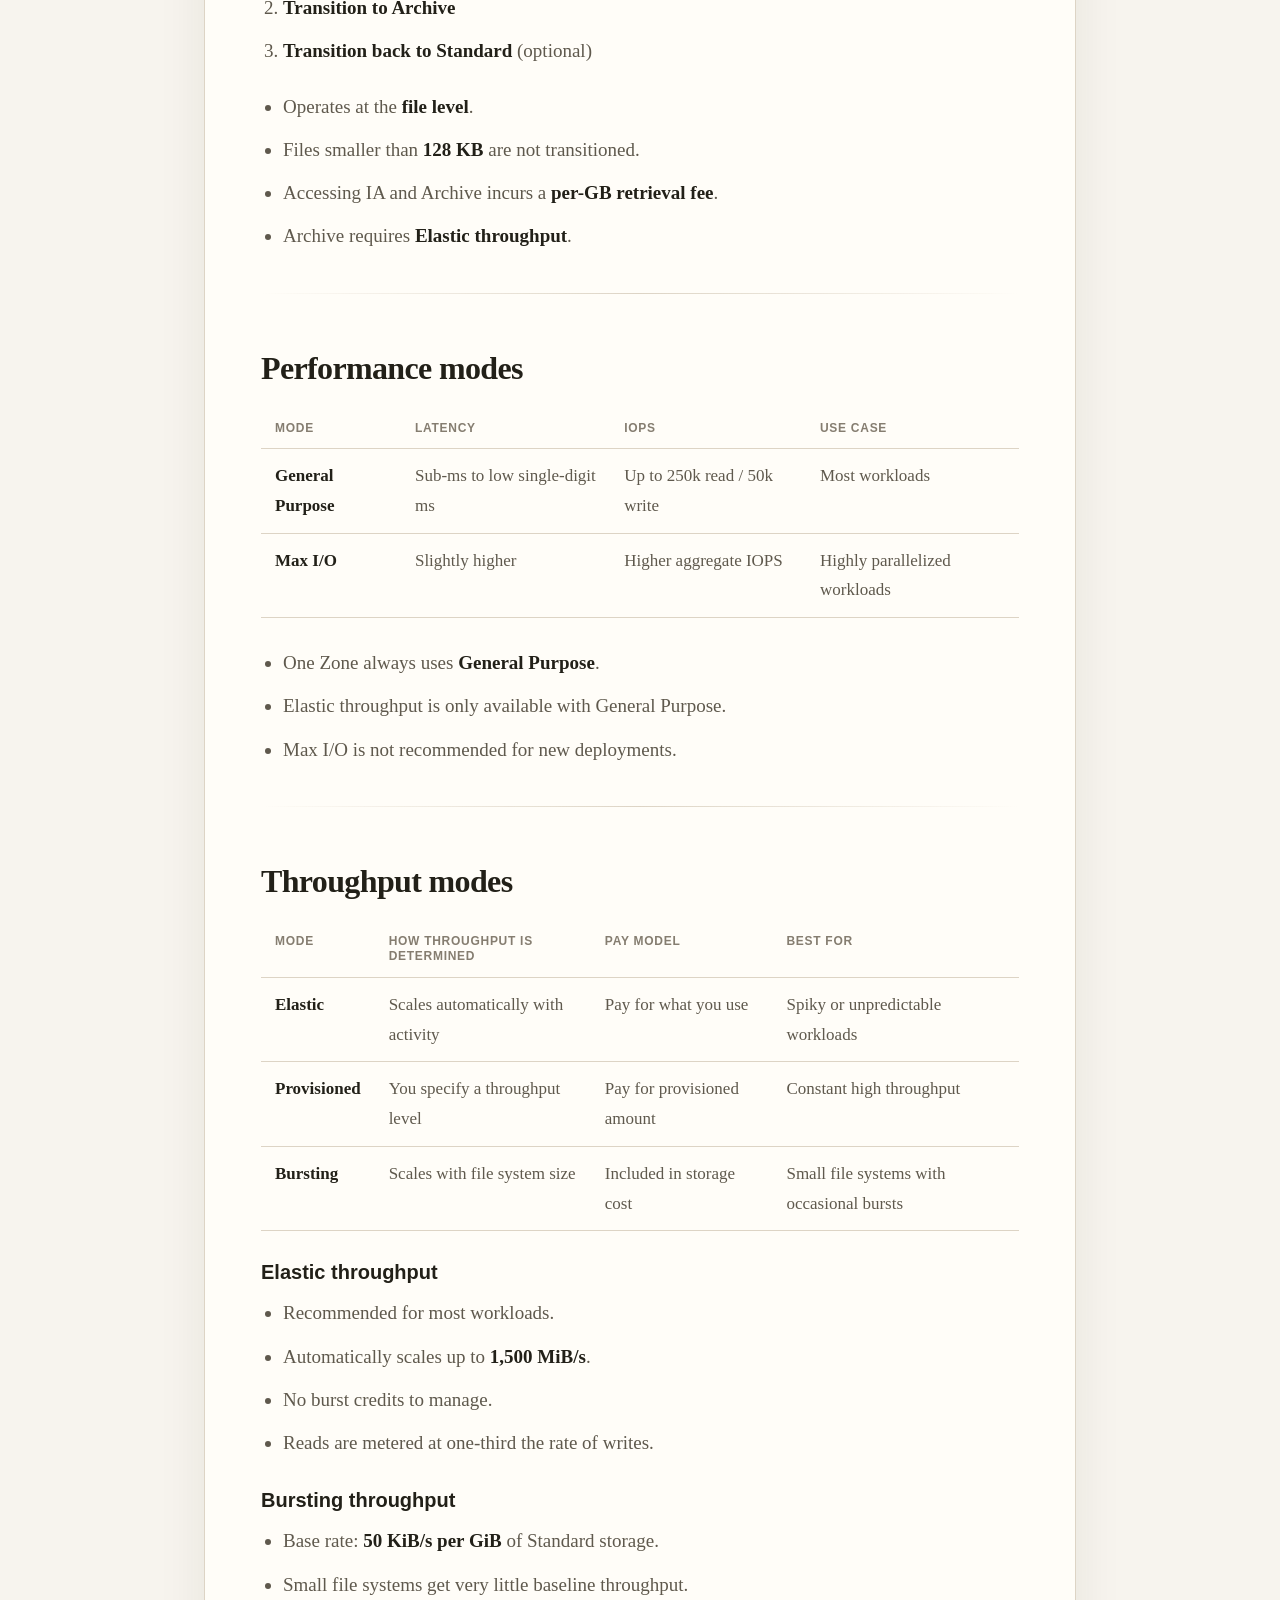
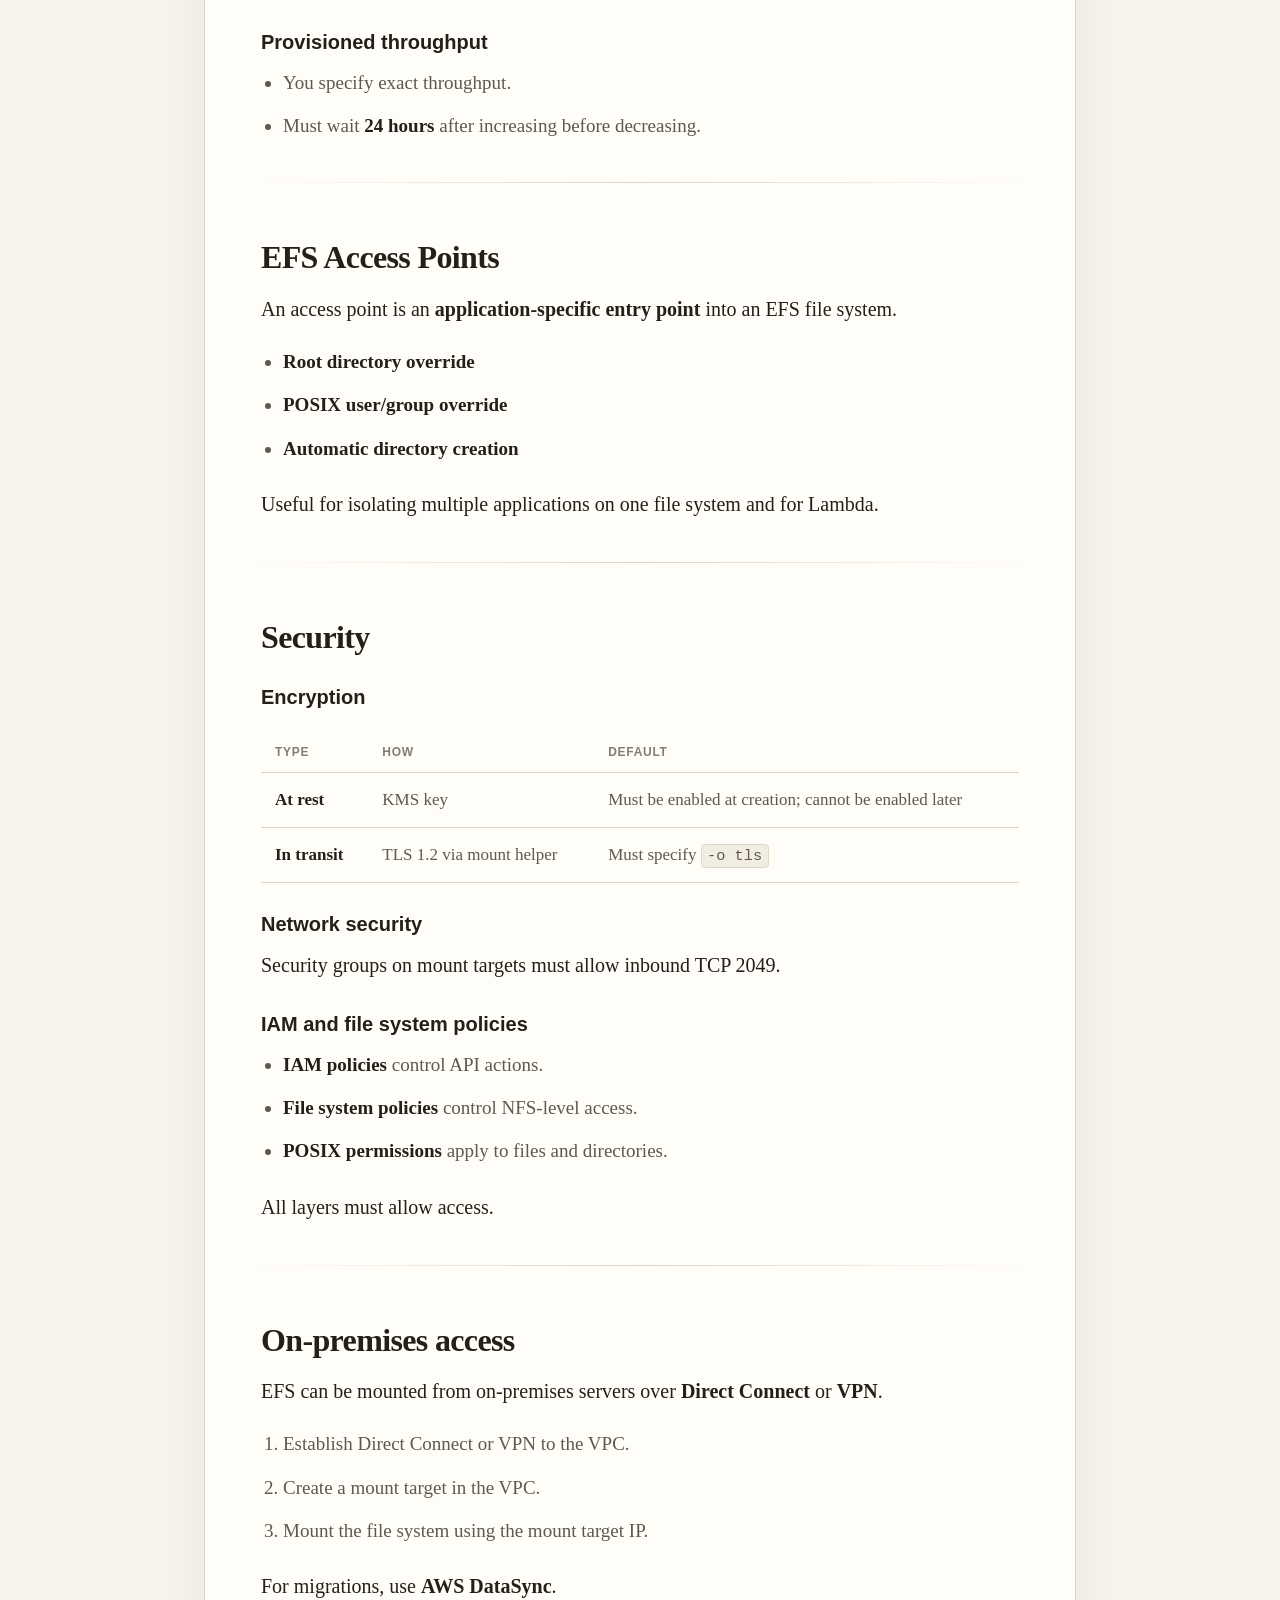
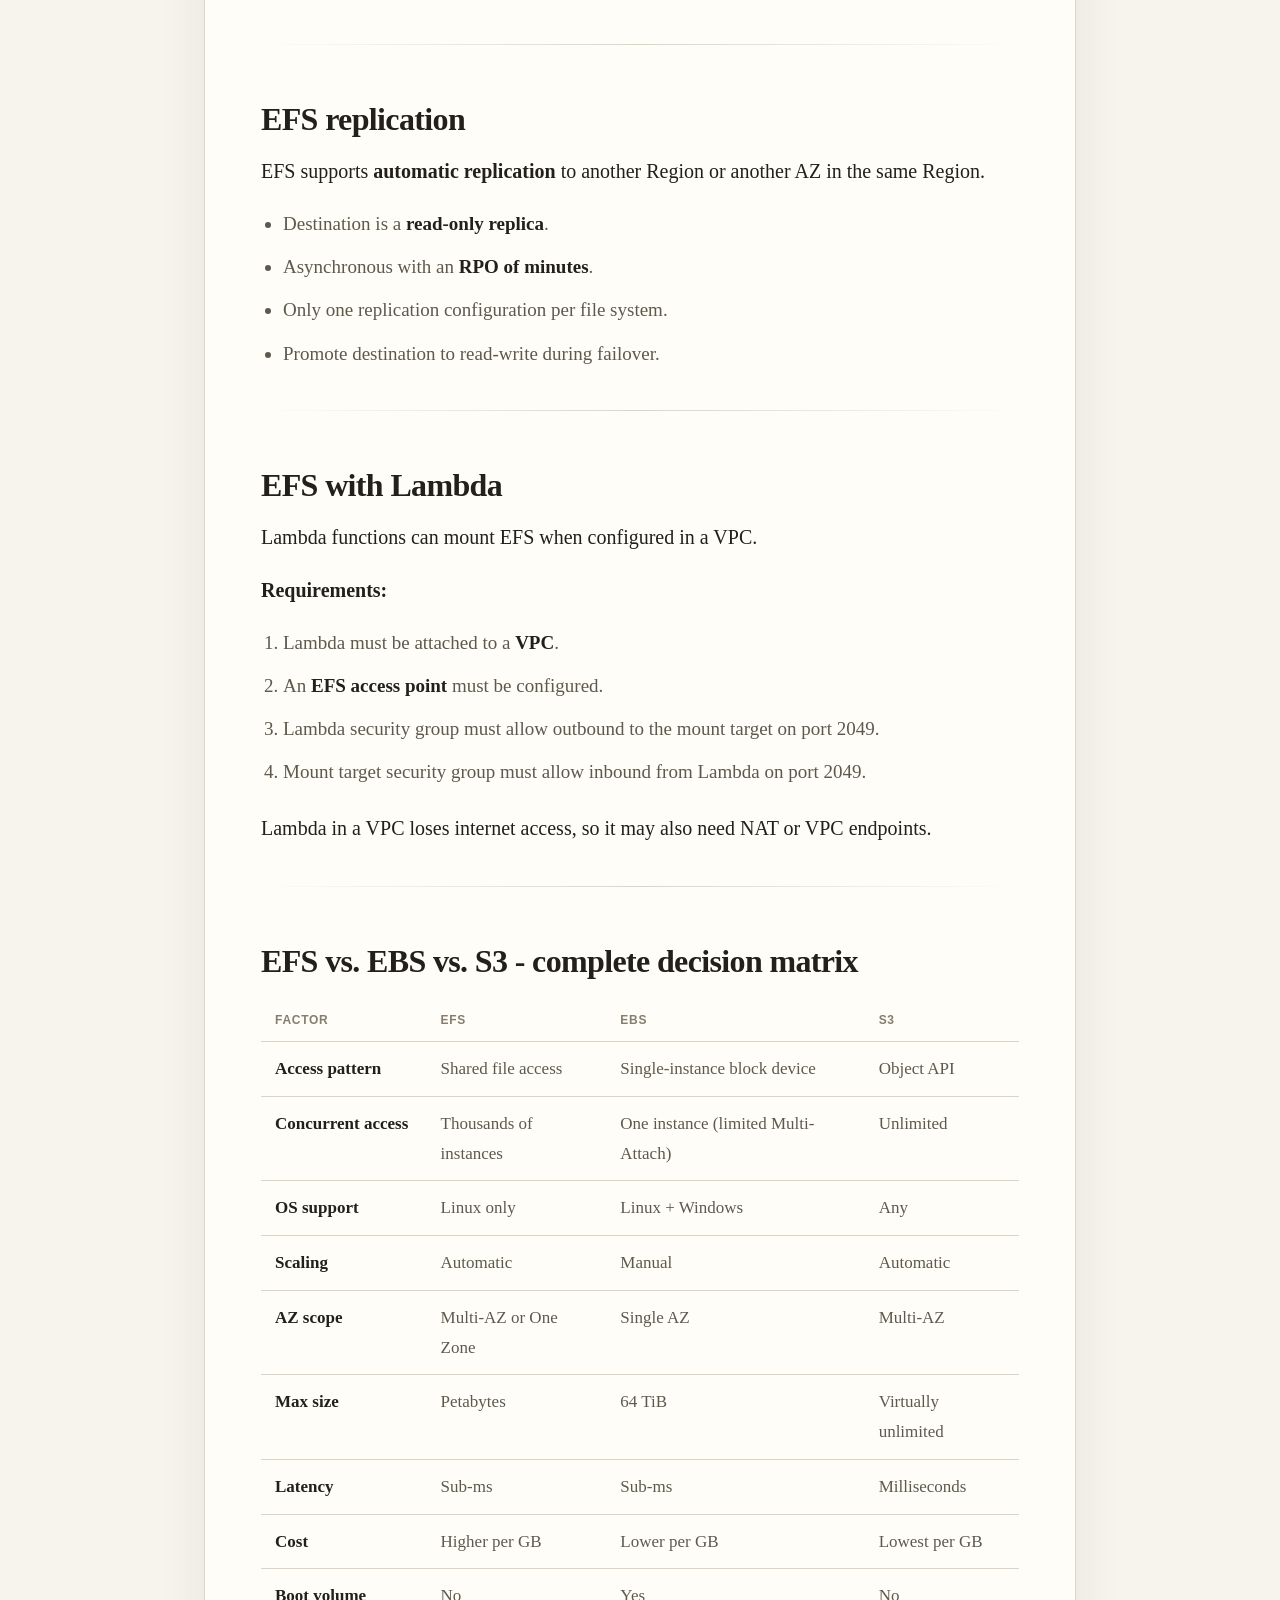
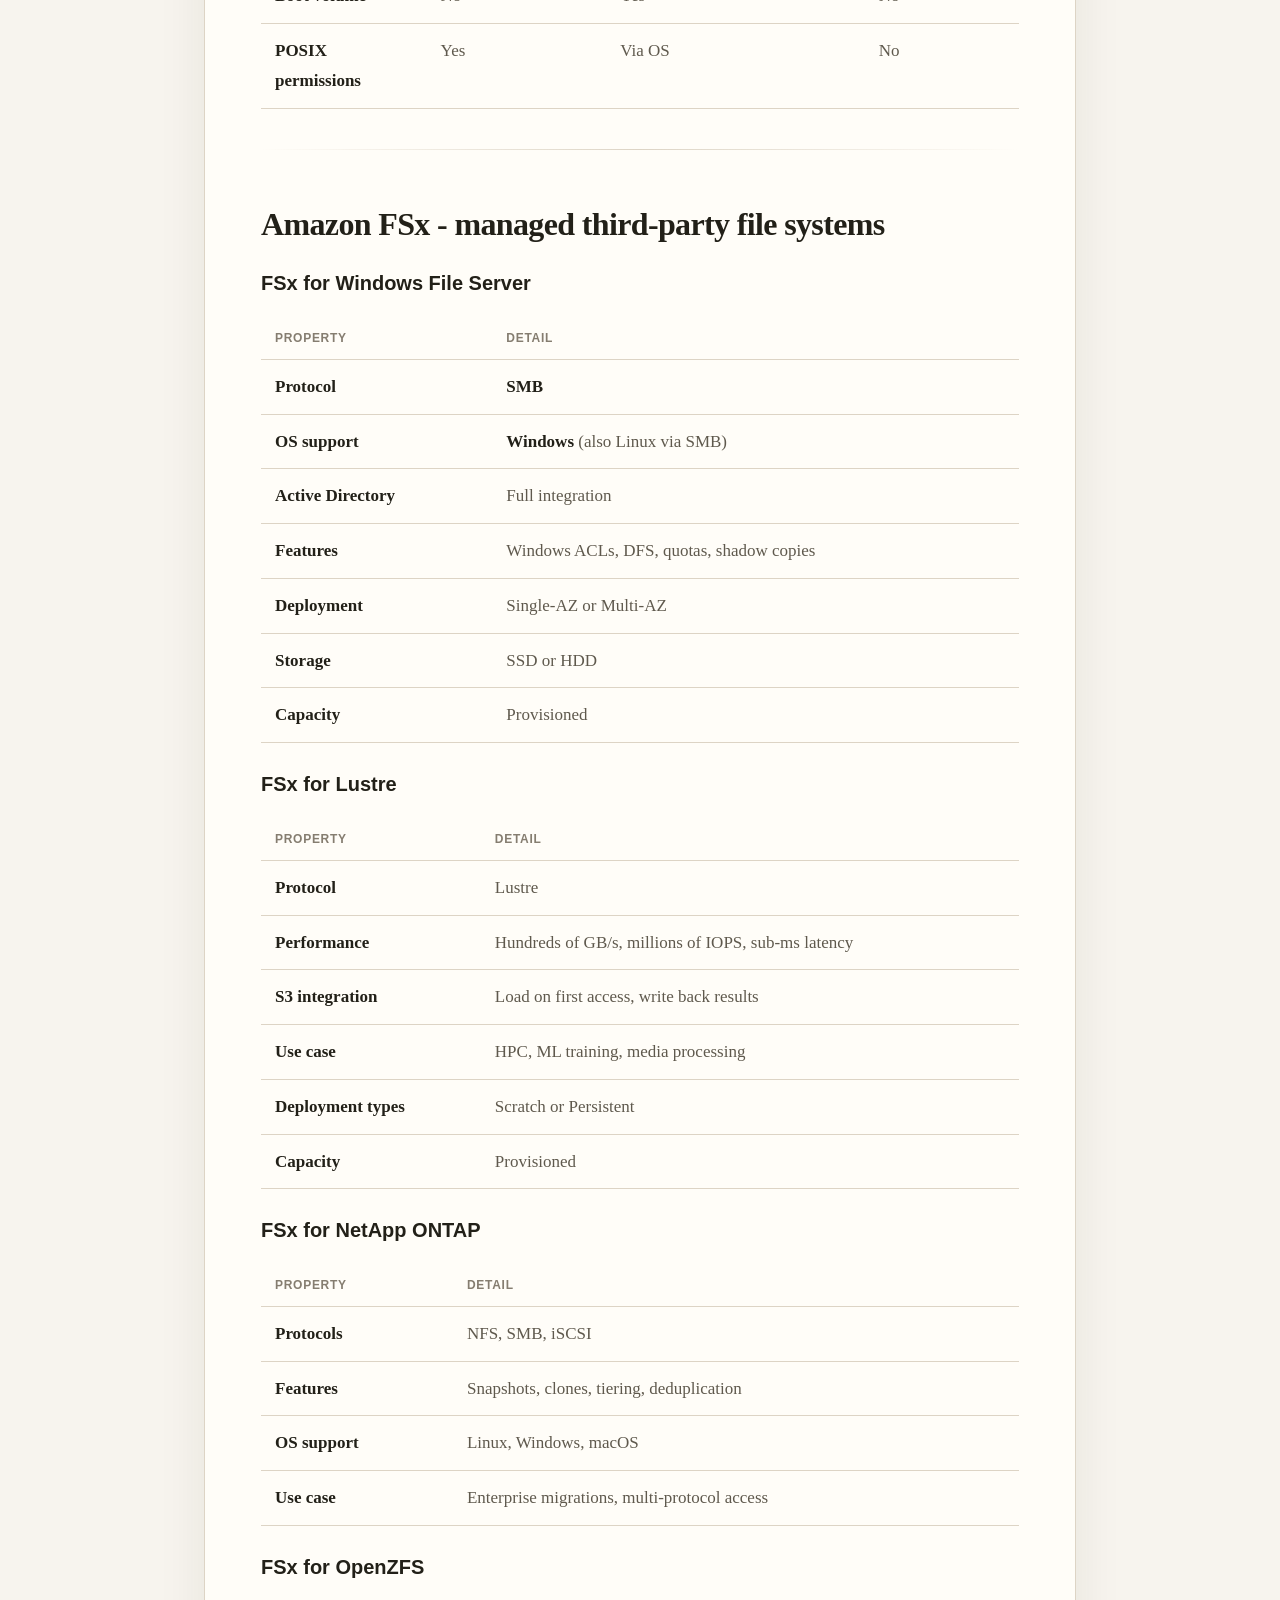
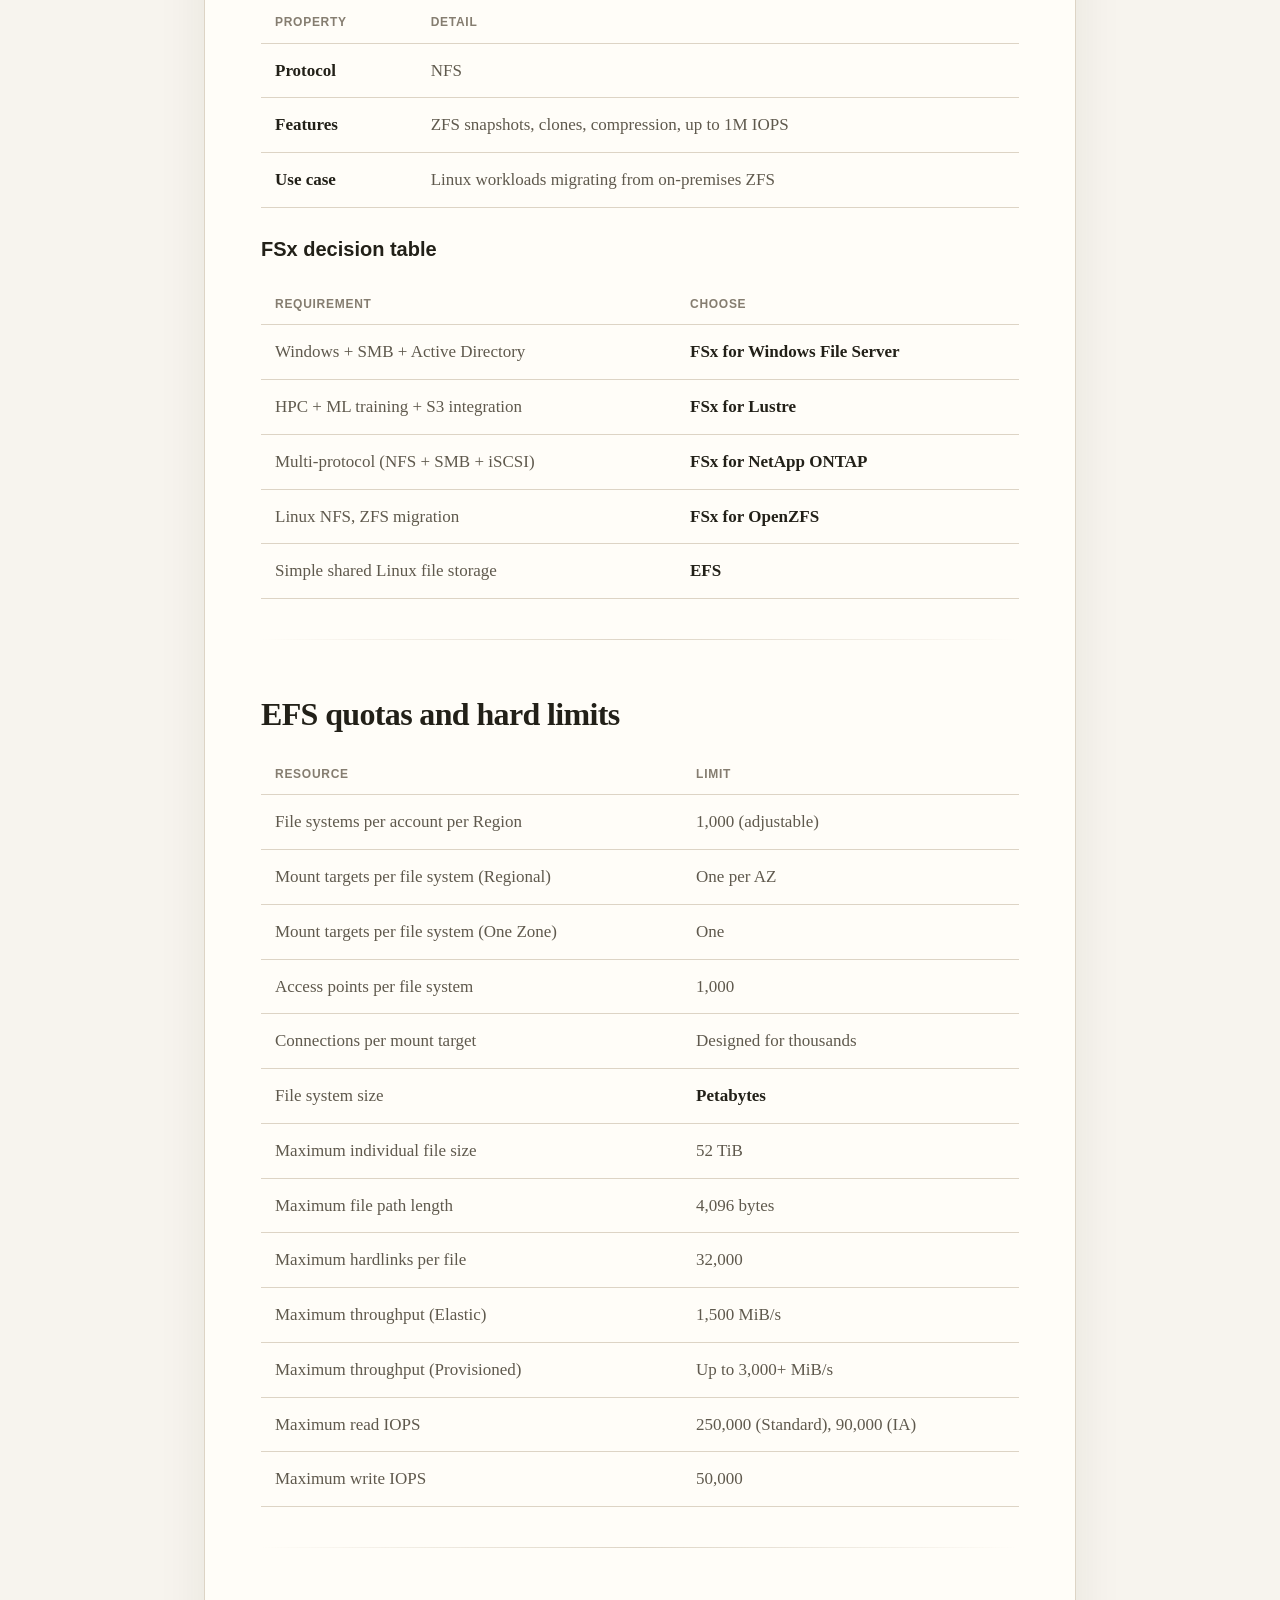
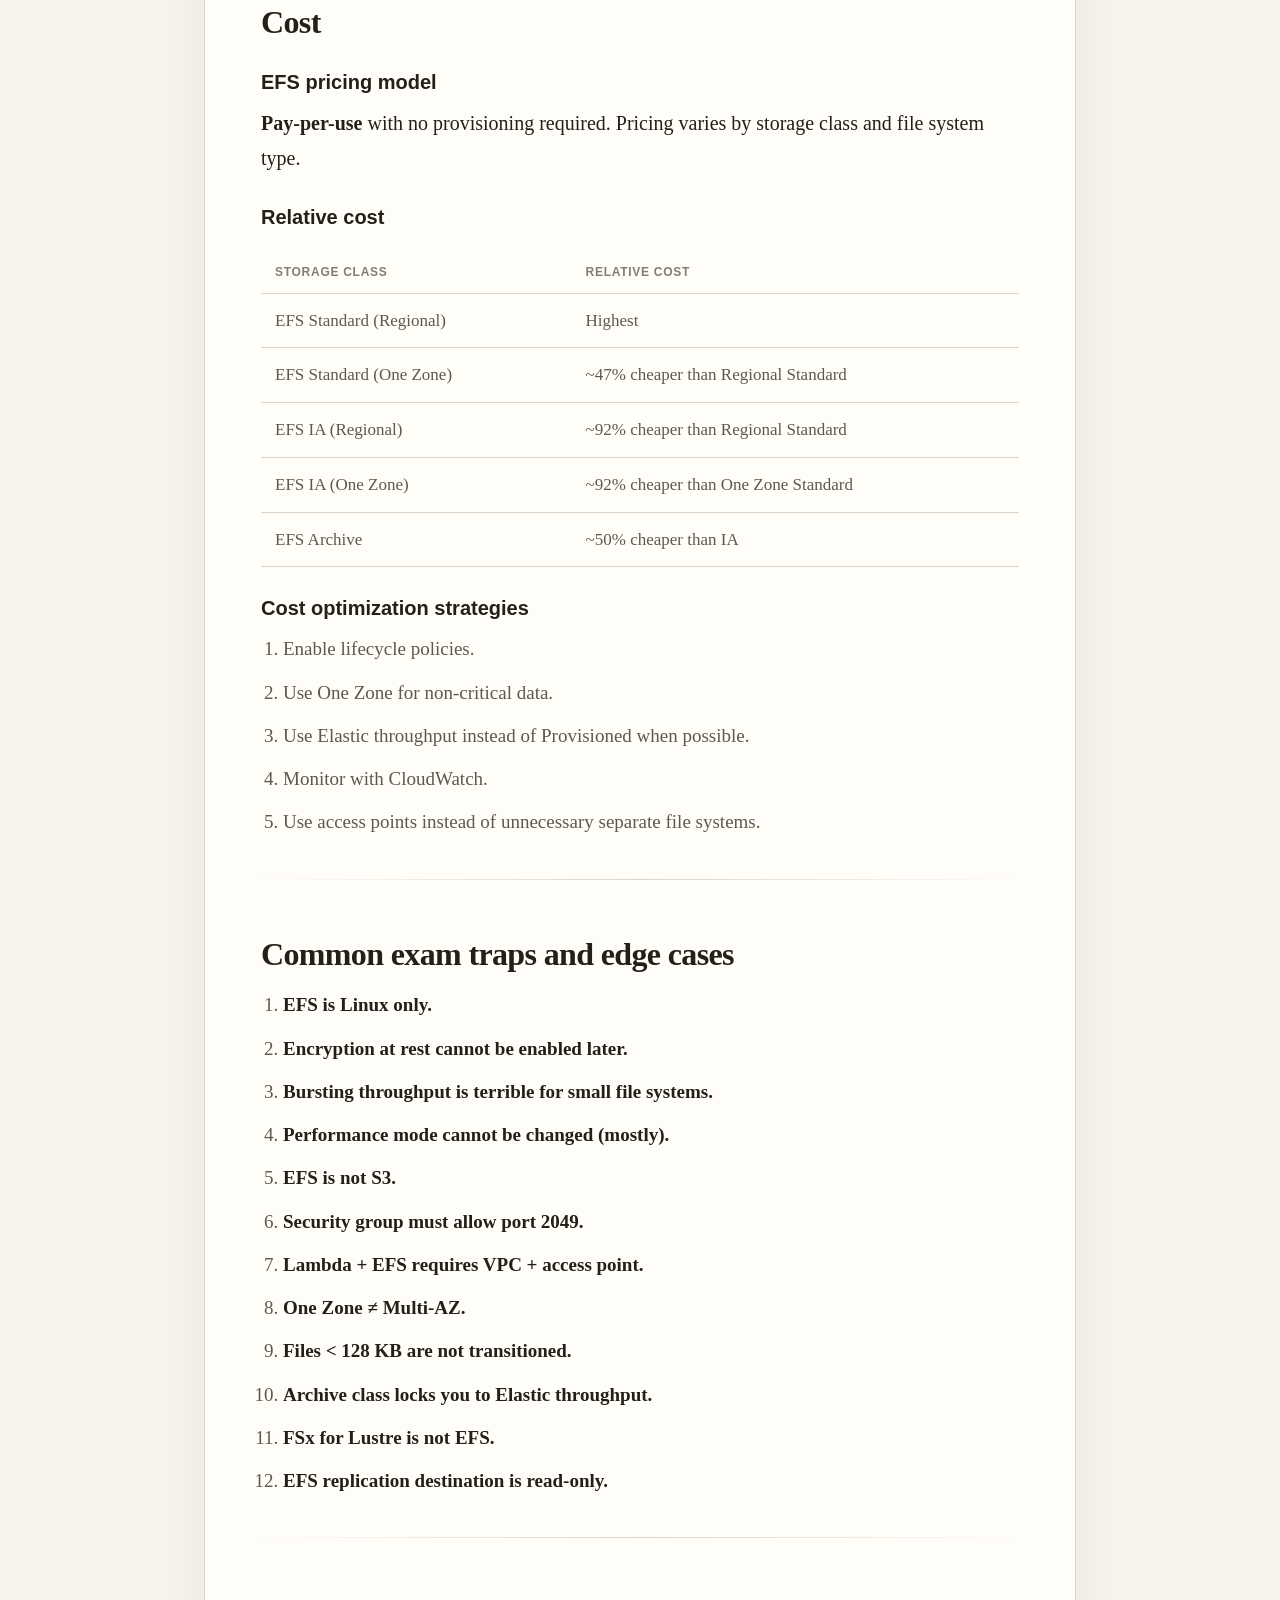
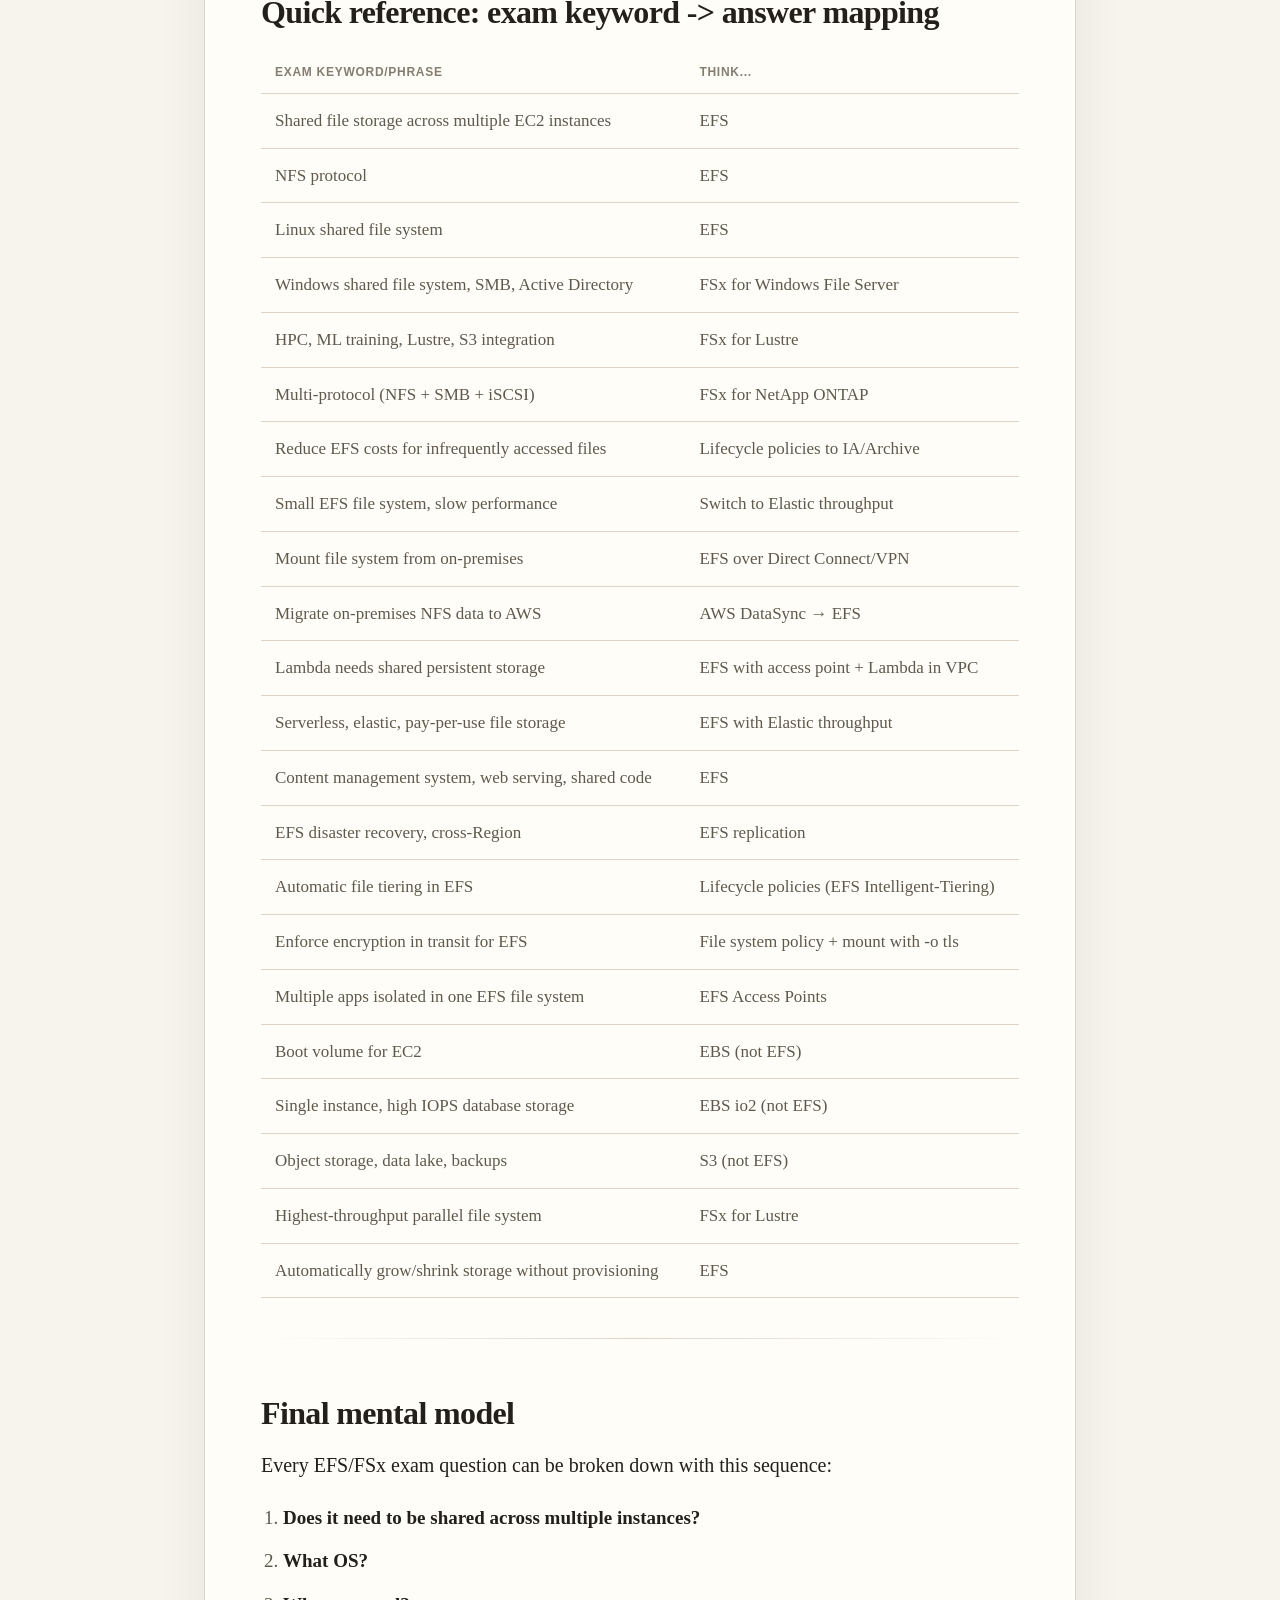
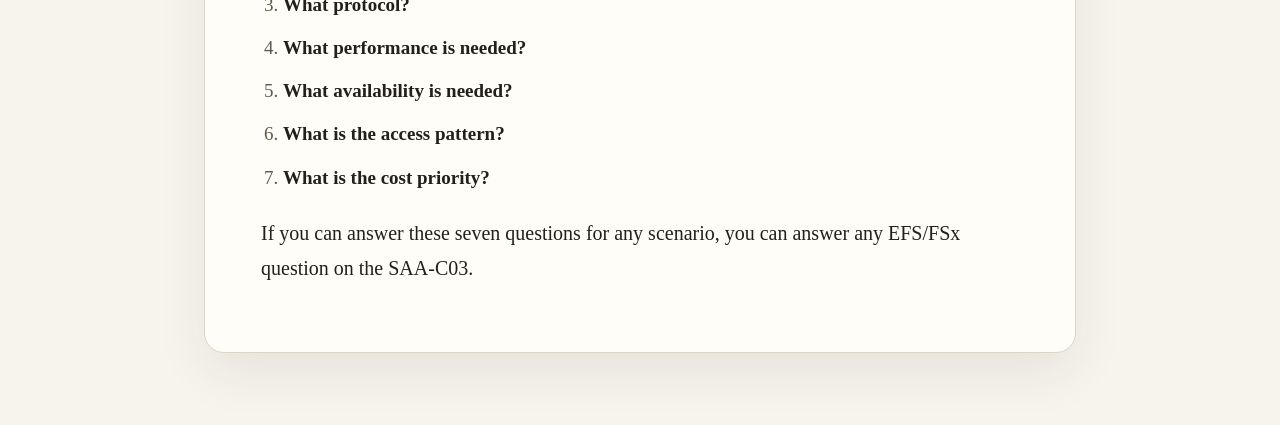
<file: efs.html>
<!DOCTYPE html>
<html lang="en">
<head>
<meta charset="UTF-8">
<meta name="viewport" content="width=device-width, initial-scale=1.0">
<title>AWS EFS &amp; FSx: The Complete Guide for SAA-C03</title>
<style>
  *, *::before, *::after { box-sizing: border-box; }

  :root {
    --bg: #f7f4ee;
    --paper: #fffdf8;
    --border: #ddd4c5;
    --text: #222018;
    --text-dim: #5f594d;
    --text-faint: #857d70;
    --accent: #8d5c00;
    --accent-soft: rgba(141, 92, 0, 0.08);
    --shadow: 0 20px 50px rgba(44, 35, 19, 0.08);
  }

  html { scroll-behavior: smooth; }

  body {
    margin: 0;
    background: var(--bg);
    color: var(--text);
    font-family: Charter, "Iowan Old Style", "Palatino Linotype", "Book Antiqua", Georgia, serif;
    line-height: 1.75;
  }

  body::before {
    content: "";
    position: fixed;
    inset: 0;
    background:
      linear-gradient(180deg, rgba(255,255,255,0.55), rgba(255,255,255,0)),
      radial-gradient(circle at top left, rgba(255,255,255,0.5), transparent 30%);
    pointer-events: none;
    z-index: 0;
  }

  .page {
    position: relative;
    z-index: 1;
    max-width: 920px;
    margin: 0 auto;
    padding: 36px 24px 72px;
  }

  .topnav {
    display: flex;
    gap: 10px;
    margin-bottom: 18px;
    flex-wrap: wrap;
  }

  .navlink {
    display: inline-flex;
    align-items: center;
    border: 1px solid var(--border);
    border-radius: 999px;
    padding: 8px 14px;
    background: rgba(255, 253, 248, 0.82);
    color: var(--text-dim);
    text-decoration: none;
    font: 700 12px/1.2 "Helvetica Neue", Arial, sans-serif;
    letter-spacing: 0.06em;
    text-transform: uppercase;
    transition: background 140ms ease, color 140ms ease, border-color 140ms ease;
  }

  .navlink:hover {
    background: var(--accent-soft);
    border-color: #cfbea0;
    color: var(--text);
  }

  .navlink[aria-current="page"] {
    background: var(--accent-soft);
    border-color: #cfbea0;
    color: var(--accent);
  }

  .article {
    background: var(--paper);
    border: 1px solid var(--border);
    border-radius: 20px;
    box-shadow: var(--shadow);
    padding: 48px 56px;
  }

  header {
    margin-bottom: 32px;
  }

  h1 {
    font-size: clamp(27px, 3.5vw, 39px);
    line-height: 1.05;
    margin: 0 0 16px;
    letter-spacing: -0.02em;
  }

  .deck {
    font-size: 22px;
    line-height: 1.55;
    color: var(--text-dim);
    max-width: 720px;
    margin: 0;
  }

  h2 {
    font-size: 32px;
    line-height: 1.15;
    margin: 56px 0 16px;
    letter-spacing: -0.02em;
  }

  h3 {
    font: 700 20px/1.35 "Helvetica Neue", Arial, sans-serif;
    margin: 28px 0 10px;
    color: var(--text);
  }

  p {
    font-size: 20px;
    margin: 0 0 18px;
  }

  ul, ol {
    margin: 0 0 22px 22px;
    padding: 0;
  }

  li {
    font-size: 19px;
    margin-bottom: 10px;
    color: var(--text-dim);
  }

  strong { color: var(--text); }
  em { color: var(--text-dim); }

  code {
    font-family: "SFMono-Regular", Consolas, "Liberation Mono", Menlo, monospace;
    font-size: 0.9em;
    background: #f2ede3;
    border: 1px solid #e2d9c9;
    border-radius: 4px;
    padding: 0.12em 0.35em;
  }

  pre {
    margin: 18px 0 22px;
    padding: 18px 20px;
    overflow-x: auto;
    background: #f3ede3;
    border: 1px solid #e2d8c7;
    border-radius: 14px;
    color: #2f2a22;
    font: 14px/1.6 "SFMono-Regular", Consolas, "Liberation Mono", Menlo, monospace;
  }

  hr {
    border: 0;
    height: 1px;
    margin: 40px 0;
    background: linear-gradient(to right, transparent, var(--border), transparent);
  }

  table {
    width: 100%;
    border-collapse: collapse;
    margin: 22px 0 28px;
    font-size: 17px;
  }

  th, td {
    text-align: left;
    vertical-align: top;
    padding: 12px 14px;
    border-bottom: 1px solid var(--border);
  }

  th {
    font: 700 12px/1.3 "Helvetica Neue", Arial, sans-serif;
    letter-spacing: 0.06em;
    text-transform: uppercase;
    color: var(--text-faint);
  }

  td {
    color: var(--text-dim);
  }

  @media (max-width: 768px) {
    .page {
      padding-top: 24px;
    }

    .topnav {
      margin-bottom: 14px;
      gap: 8px;
    }

    .navlink {
      font-size: 11px;
      padding: 7px 12px;
    }

    .article {
      padding: 28px 18px;
      border-radius: 16px;
    }

    .deck {
      font-size: 18px;
    }

    p {
      font-size: 16px;
    }

    li {
      font-size: 15px;
    }

    h2 {
      font-size: 24px;
    }

    h3 {
      font-size: 18px;
    }

    table {
      display: block;
      overflow-x: auto;
      white-space: nowrap;
      font-size: 14px;
      -webkit-overflow-scrolling: touch;
    }

    th, td {
      padding: 10px 12px;
    }

    pre {
      font-size: 12px;
      padding: 14px 16px;
    }
  }
</style>
</head>
<body>
  <main class="page">
    <nav class="topnav" aria-label="Site sections">
      <a class="navlink" href="./index.html">IAM</a>
      <a class="navlink" href="./iam-cheat-sheet.html">IAM Cheat Sheet</a>
      <a class="navlink" href="./vpc.html">VPC</a>
      <a class="navlink" href="./vpc-overview.html">VPC Overview</a>
      <a class="navlink" href="./vpc-cheat-sheet.html">VPC Cheat Sheet</a>
      <a class="navlink" href="./ec2-cheat-sheet.html">EC2 Cheat Sheet</a>
      <a class="navlink" href="./s3.html">S3</a>
      <a class="navlink" href="./s3-cheat-sheet.html">S3 Cheat Sheet</a>
      <a class="navlink" href="./storage-cheat-sheet.html">Storage Cheat Sheet</a>
      <a class="navlink" href="./sqs-sns-cheat-sheet.html">SQS SNS Cheat Sheet</a>
      <a class="navlink" href="./ec2-and-ebs.html">EC2 and EBS and ELB</a>
      <a class="navlink" href="./efs.html" aria-current="page">EFS</a>
      <a class="navlink" href="./dynamodb.html">DynamoDB</a>
      <a class="navlink" href="./aurora-and-rds.html">Aurora and RDS</a>
      <a class="navlink" href="./route-53.html">Route 53</a>
    </nav>
    <article class="article">
      <header>
        <h1>AWS EFS &amp; FSx: The Complete Guide for SAA-C03</h1>
        <p class="deck"><em>Everything you need to know about Elastic File System and FSx &mdash; file system types, performance modes, throughput modes, storage classes, lifecycle policies, mount targets, access points, security, on-premises access, FSx variants, EFS vs. EBS vs. S3 comparison, hard limits, and every exam trap &mdash; in one place.</em></p>
      </header>

      <hr>

      <section>
        <h2>What is EFS?</h2>
        <p>Amazon Elastic File System (EFS) is a <strong>fully managed, serverless, elastic NFS file system</strong> that can be shared across multiple compute resources simultaneously. It uses the <strong>NFS v4.1 protocol</strong> and provides standard file system semantics.</p>
        <table>
          <thead>
            <tr><th>Property</th><th>EFS</th><th>EBS</th><th>S3</th></tr>
          </thead>
          <tbody>
            <tr><td><strong>Storage type</strong></td><td>File (NFS)</td><td>Block</td><td>Object</td></tr>
            <tr><td><strong>Access protocol</strong></td><td>NFS v4.1</td><td>Direct attachment to EC2</td><td>HTTP/HTTPS API</td></tr>
            <tr><td><strong>Shared access</strong></td><td><strong>Yes</strong></td><td>No (except limited Multi-Attach)</td><td>Yes via API</td></tr>
            <tr><td><strong>AZ scope</strong></td><td>Multi-AZ or One Zone</td><td><strong>Single AZ</strong></td><td>Regional</td></tr>
            <tr><td><strong>Scaling</strong></td><td>Automatic</td><td>Manual resize</td><td>Virtually unlimited</td></tr>
            <tr><td><strong>OS support</strong></td><td><strong>Linux only</strong></td><td>Linux and Windows</td><td>Any</td></tr>
            <tr><td><strong>Mount</strong></td><td>Mount via NFS</td><td>Attach as block device</td><td>Accessed via API</td></tr>
            <tr><td><strong>Use case</strong></td><td>Shared file storage</td><td>Single-instance storage</td><td>Object storage</td></tr>
          </tbody>
        </table>
        <p><strong>The one-line decision rule:</strong> Need shared file access across multiple instances? → EFS. Need a high-performance disk for one instance? → EBS. Need to store objects accessible via API? → S3.</p>
      </section>

      <hr>

      <section>
        <h2>Core concepts</h2>
        <h3>File systems</h3>
        <p>An EFS file system is the top-level resource.</p>
        <table>
          <thead>
            <tr><th>Type</th><th>Durability</th><th>AZ scope</th><th>Cost</th><th>Use case</th></tr>
          </thead>
          <tbody>
            <tr><td><strong>Regional</strong></td><td>11 nines</td><td>Multiple AZs</td><td>Higher</td><td>Production HA workloads</td></tr>
            <tr><td><strong>One Zone</strong></td><td>11 nines within that AZ</td><td>Single AZ</td><td>~47% cheaper</td><td>Dev/test, re-creatable data</td></tr>
          </tbody>
        </table>
        <p>If the single AZ of a One Zone file system is destroyed, data is lost. Use Regional for anything critical.</p>

        <h3>Mount targets</h3>
        <p>A mount target is a <strong>network endpoint</strong> in a specific AZ that compute resources use to connect to the file system.</p>
        <ul>
          <li><strong>Regional:</strong> Create one mount target per AZ you use.</li>
          <li><strong>One Zone:</strong> Only one mount target in the same AZ.</li>
          <li>Each mount target uses a subnet and security group.</li>
          <li>Security groups must allow inbound <strong>TCP 2049</strong>.</li>
        </ul>

        <h3>How mounting works</h3>
<pre># Install the EFS mount helper
sudo yum install -y amazon-efs-utils

# Mount using the helper
sudo mount -t efs -o tls fs-0123456789abcdef0:/ /mnt/efs

# Or mount using standard NFS
sudo mount -t nfs4 -o nfsvers=4.1 fs-0123456789abcdef0.efs.us-east-1.amazonaws.com:/ /mnt/efs</pre>
        <p><strong>Who can mount EFS:</strong> EC2, ECS/Fargate, EKS, Lambda, and on-premises servers over Direct Connect or VPN.</p>
      </section>

      <hr>

      <section>
        <h2>Storage classes and lifecycle management</h2>
        <h3>Storage classes</h3>
        <table>
          <thead>
            <tr><th>Storage Class</th><th>Latency</th><th>Cost</th><th>Use case</th></tr>
          </thead>
          <tbody>
            <tr><td><strong>EFS Standard</strong></td><td>Sub-millisecond</td><td>Highest</td><td>Frequently accessed data</td></tr>
            <tr><td><strong>EFS Infrequent Access (IA)</strong></td><td>Low double-digit ms</td><td>~92% cheaper</td><td>Accessed a few times per quarter</td></tr>
            <tr><td><strong>EFS Archive</strong></td><td>Low double-digit ms</td><td>~50% cheaper than IA</td><td>Accessed a few times per year</td></tr>
          </tbody>
        </table>
        <p>Available for both Regional and One Zone file systems.</p>

        <h3>Lifecycle policies (EFS Intelligent-Tiering)</h3>
        <ol>
          <li><strong>Transition to IA</strong></li>
          <li><strong>Transition to Archive</strong></li>
          <li><strong>Transition back to Standard</strong> (optional)</li>
        </ol>
        <ul>
          <li>Operates at the <strong>file level</strong>.</li>
          <li>Files smaller than <strong>128 KB</strong> are not transitioned.</li>
          <li>Accessing IA and Archive incurs a <strong>per-GB retrieval fee</strong>.</li>
          <li>Archive requires <strong>Elastic throughput</strong>.</li>
        </ul>
      </section>

      <hr>

      <section>
        <h2>Performance modes</h2>
        <table>
          <thead>
            <tr><th>Mode</th><th>Latency</th><th>IOPS</th><th>Use case</th></tr>
          </thead>
          <tbody>
            <tr><td><strong>General Purpose</strong></td><td>Sub-ms to low single-digit ms</td><td>Up to 250k read / 50k write</td><td>Most workloads</td></tr>
            <tr><td><strong>Max I/O</strong></td><td>Slightly higher</td><td>Higher aggregate IOPS</td><td>Highly parallelized workloads</td></tr>
          </tbody>
        </table>
        <ul>
          <li>One Zone always uses <strong>General Purpose</strong>.</li>
          <li>Elastic throughput is only available with General Purpose.</li>
          <li>Max I/O is not recommended for new deployments.</li>
        </ul>
      </section>

      <hr>

      <section>
        <h2>Throughput modes</h2>
        <table>
          <thead>
            <tr><th>Mode</th><th>How throughput is determined</th><th>Pay model</th><th>Best for</th></tr>
          </thead>
          <tbody>
            <tr><td><strong>Elastic</strong></td><td>Scales automatically with activity</td><td>Pay for what you use</td><td>Spiky or unpredictable workloads</td></tr>
            <tr><td><strong>Provisioned</strong></td><td>You specify a throughput level</td><td>Pay for provisioned amount</td><td>Constant high throughput</td></tr>
            <tr><td><strong>Bursting</strong></td><td>Scales with file system size</td><td>Included in storage cost</td><td>Small file systems with occasional bursts</td></tr>
          </tbody>
        </table>
        <h3>Elastic throughput</h3>
        <ul>
          <li>Recommended for most workloads.</li>
          <li>Automatically scales up to <strong>1,500 MiB/s</strong>.</li>
          <li>No burst credits to manage.</li>
          <li>Reads are metered at one-third the rate of writes.</li>
        </ul>
        <h3>Bursting throughput</h3>
        <ul>
          <li>Base rate: <strong>50 KiB/s per GiB</strong> of Standard storage.</li>
          <li>Small file systems get very little baseline throughput.</li>
        </ul>
        <h3>Provisioned throughput</h3>
        <ul>
          <li>You specify exact throughput.</li>
          <li>Must wait <strong>24 hours</strong> after increasing before decreasing.</li>
        </ul>
      </section>

      <hr>

      <section>
        <h2>EFS Access Points</h2>
        <p>An access point is an <strong>application-specific entry point</strong> into an EFS file system.</p>
        <ul>
          <li><strong>Root directory override</strong></li>
          <li><strong>POSIX user/group override</strong></li>
          <li><strong>Automatic directory creation</strong></li>
        </ul>
        <p>Useful for isolating multiple applications on one file system and for Lambda.</p>
      </section>

      <hr>

      <section>
        <h2>Security</h2>
        <h3>Encryption</h3>
        <table>
          <thead>
            <tr><th>Type</th><th>How</th><th>Default</th></tr>
          </thead>
          <tbody>
            <tr><td><strong>At rest</strong></td><td>KMS key</td><td>Must be enabled at creation; cannot be enabled later</td></tr>
            <tr><td><strong>In transit</strong></td><td>TLS 1.2 via mount helper</td><td>Must specify <code>-o tls</code></td></tr>
          </tbody>
        </table>
        <h3>Network security</h3>
        <p>Security groups on mount targets must allow inbound TCP 2049.</p>
        <h3>IAM and file system policies</h3>
        <ul>
          <li><strong>IAM policies</strong> control API actions.</li>
          <li><strong>File system policies</strong> control NFS-level access.</li>
          <li><strong>POSIX permissions</strong> apply to files and directories.</li>
        </ul>
        <p>All layers must allow access.</p>
      </section>

      <hr>

      <section>
        <h2>On-premises access</h2>
        <p>EFS can be mounted from on-premises servers over <strong>Direct Connect</strong> or <strong>VPN</strong>.</p>
        <ol>
          <li>Establish Direct Connect or VPN to the VPC.</li>
          <li>Create a mount target in the VPC.</li>
          <li>Mount the file system using the mount target IP.</li>
        </ol>
        <p>For migrations, use <strong>AWS DataSync</strong>.</p>
      </section>

      <hr>

      <section>
        <h2>EFS replication</h2>
        <p>EFS supports <strong>automatic replication</strong> to another Region or another AZ in the same Region.</p>
        <ul>
          <li>Destination is a <strong>read-only replica</strong>.</li>
          <li>Asynchronous with an <strong>RPO of minutes</strong>.</li>
          <li>Only one replication configuration per file system.</li>
          <li>Promote destination to read-write during failover.</li>
        </ul>
      </section>

      <hr>

      <section>
        <h2>EFS with Lambda</h2>
        <p>Lambda functions can mount EFS when configured in a VPC.</p>
        <p><strong>Requirements:</strong></p>
        <ol>
          <li>Lambda must be attached to a <strong>VPC</strong>.</li>
          <li>An <strong>EFS access point</strong> must be configured.</li>
          <li>Lambda security group must allow outbound to the mount target on port 2049.</li>
          <li>Mount target security group must allow inbound from Lambda on port 2049.</li>
        </ol>
        <p>Lambda in a VPC loses internet access, so it may also need NAT or VPC endpoints.</p>
      </section>

      <hr>

      <section>
        <h2>EFS vs. EBS vs. S3 - complete decision matrix</h2>
        <table>
          <thead>
            <tr><th>Factor</th><th>EFS</th><th>EBS</th><th>S3</th></tr>
          </thead>
          <tbody>
            <tr><td><strong>Access pattern</strong></td><td>Shared file access</td><td>Single-instance block device</td><td>Object API</td></tr>
            <tr><td><strong>Concurrent access</strong></td><td>Thousands of instances</td><td>One instance (limited Multi-Attach)</td><td>Unlimited</td></tr>
            <tr><td><strong>OS support</strong></td><td>Linux only</td><td>Linux + Windows</td><td>Any</td></tr>
            <tr><td><strong>Scaling</strong></td><td>Automatic</td><td>Manual</td><td>Automatic</td></tr>
            <tr><td><strong>AZ scope</strong></td><td>Multi-AZ or One Zone</td><td>Single AZ</td><td>Multi-AZ</td></tr>
            <tr><td><strong>Max size</strong></td><td>Petabytes</td><td>64 TiB</td><td>Virtually unlimited</td></tr>
            <tr><td><strong>Latency</strong></td><td>Sub-ms</td><td>Sub-ms</td><td>Milliseconds</td></tr>
            <tr><td><strong>Cost</strong></td><td>Higher per GB</td><td>Lower per GB</td><td>Lowest per GB</td></tr>
            <tr><td><strong>Boot volume</strong></td><td>No</td><td>Yes</td><td>No</td></tr>
            <tr><td><strong>POSIX permissions</strong></td><td>Yes</td><td>Via OS</td><td>No</td></tr>
          </tbody>
        </table>
      </section>

      <hr>

      <section>
        <h2>Amazon FSx - managed third-party file systems</h2>
        <h3>FSx for Windows File Server</h3>
        <table>
          <thead>
            <tr><th>Property</th><th>Detail</th></tr>
          </thead>
          <tbody>
            <tr><td><strong>Protocol</strong></td><td><strong>SMB</strong></td></tr>
            <tr><td><strong>OS support</strong></td><td><strong>Windows</strong> (also Linux via SMB)</td></tr>
            <tr><td><strong>Active Directory</strong></td><td>Full integration</td></tr>
            <tr><td><strong>Features</strong></td><td>Windows ACLs, DFS, quotas, shadow copies</td></tr>
            <tr><td><strong>Deployment</strong></td><td>Single-AZ or Multi-AZ</td></tr>
            <tr><td><strong>Storage</strong></td><td>SSD or HDD</td></tr>
            <tr><td><strong>Capacity</strong></td><td>Provisioned</td></tr>
          </tbody>
        </table>

        <h3>FSx for Lustre</h3>
        <table>
          <thead>
            <tr><th>Property</th><th>Detail</th></tr>
          </thead>
          <tbody>
            <tr><td><strong>Protocol</strong></td><td>Lustre</td></tr>
            <tr><td><strong>Performance</strong></td><td>Hundreds of GB/s, millions of IOPS, sub-ms latency</td></tr>
            <tr><td><strong>S3 integration</strong></td><td>Load on first access, write back results</td></tr>
            <tr><td><strong>Use case</strong></td><td>HPC, ML training, media processing</td></tr>
            <tr><td><strong>Deployment types</strong></td><td>Scratch or Persistent</td></tr>
            <tr><td><strong>Capacity</strong></td><td>Provisioned</td></tr>
          </tbody>
        </table>

        <h3>FSx for NetApp ONTAP</h3>
        <table>
          <thead>
            <tr><th>Property</th><th>Detail</th></tr>
          </thead>
          <tbody>
            <tr><td><strong>Protocols</strong></td><td>NFS, SMB, iSCSI</td></tr>
            <tr><td><strong>Features</strong></td><td>Snapshots, clones, tiering, deduplication</td></tr>
            <tr><td><strong>OS support</strong></td><td>Linux, Windows, macOS</td></tr>
            <tr><td><strong>Use case</strong></td><td>Enterprise migrations, multi-protocol access</td></tr>
          </tbody>
        </table>

        <h3>FSx for OpenZFS</h3>
        <table>
          <thead>
            <tr><th>Property</th><th>Detail</th></tr>
          </thead>
          <tbody>
            <tr><td><strong>Protocol</strong></td><td>NFS</td></tr>
            <tr><td><strong>Features</strong></td><td>ZFS snapshots, clones, compression, up to 1M IOPS</td></tr>
            <tr><td><strong>Use case</strong></td><td>Linux workloads migrating from on-premises ZFS</td></tr>
          </tbody>
        </table>

        <h3>FSx decision table</h3>
        <table>
          <thead>
            <tr><th>Requirement</th><th>Choose</th></tr>
          </thead>
          <tbody>
            <tr><td>Windows + SMB + Active Directory</td><td><strong>FSx for Windows File Server</strong></td></tr>
            <tr><td>HPC + ML training + S3 integration</td><td><strong>FSx for Lustre</strong></td></tr>
            <tr><td>Multi-protocol (NFS + SMB + iSCSI)</td><td><strong>FSx for NetApp ONTAP</strong></td></tr>
            <tr><td>Linux NFS, ZFS migration</td><td><strong>FSx for OpenZFS</strong></td></tr>
            <tr><td>Simple shared Linux file storage</td><td><strong>EFS</strong></td></tr>
          </tbody>
        </table>
      </section>

      <hr>

      <section>
        <h2>EFS quotas and hard limits</h2>
        <table>
          <thead>
            <tr><th>Resource</th><th>Limit</th></tr>
          </thead>
          <tbody>
            <tr><td>File systems per account per Region</td><td>1,000 (adjustable)</td></tr>
            <tr><td>Mount targets per file system (Regional)</td><td>One per AZ</td></tr>
            <tr><td>Mount targets per file system (One Zone)</td><td>One</td></tr>
            <tr><td>Access points per file system</td><td>1,000</td></tr>
            <tr><td>Connections per mount target</td><td>Designed for thousands</td></tr>
            <tr><td>File system size</td><td><strong>Petabytes</strong></td></tr>
            <tr><td>Maximum individual file size</td><td>52 TiB</td></tr>
            <tr><td>Maximum file path length</td><td>4,096 bytes</td></tr>
            <tr><td>Maximum hardlinks per file</td><td>32,000</td></tr>
            <tr><td>Maximum throughput (Elastic)</td><td>1,500 MiB/s</td></tr>
            <tr><td>Maximum throughput (Provisioned)</td><td>Up to 3,000+ MiB/s</td></tr>
            <tr><td>Maximum read IOPS</td><td>250,000 (Standard), 90,000 (IA)</td></tr>
            <tr><td>Maximum write IOPS</td><td>50,000</td></tr>
          </tbody>
        </table>
      </section>

      <hr>

      <section>
        <h2>Cost</h2>
        <h3>EFS pricing model</h3>
        <p><strong>Pay-per-use</strong> with no provisioning required. Pricing varies by storage class and file system type.</p>
        <h3>Relative cost</h3>
        <table>
          <thead>
            <tr><th>Storage class</th><th>Relative cost</th></tr>
          </thead>
          <tbody>
            <tr><td>EFS Standard (Regional)</td><td>Highest</td></tr>
            <tr><td>EFS Standard (One Zone)</td><td>~47% cheaper than Regional Standard</td></tr>
            <tr><td>EFS IA (Regional)</td><td>~92% cheaper than Regional Standard</td></tr>
            <tr><td>EFS IA (One Zone)</td><td>~92% cheaper than One Zone Standard</td></tr>
            <tr><td>EFS Archive</td><td>~50% cheaper than IA</td></tr>
          </tbody>
        </table>
        <h3>Cost optimization strategies</h3>
        <ol>
          <li>Enable lifecycle policies.</li>
          <li>Use One Zone for non-critical data.</li>
          <li>Use Elastic throughput instead of Provisioned when possible.</li>
          <li>Monitor with CloudWatch.</li>
          <li>Use access points instead of unnecessary separate file systems.</li>
        </ol>
      </section>

      <hr>

      <section>
        <h2>Common exam traps and edge cases</h2>
        <ol>
          <li><strong>EFS is Linux only.</strong></li>
          <li><strong>Encryption at rest cannot be enabled later.</strong></li>
          <li><strong>Bursting throughput is terrible for small file systems.</strong></li>
          <li><strong>Performance mode cannot be changed (mostly).</strong></li>
          <li><strong>EFS is not S3.</strong></li>
          <li><strong>Security group must allow port 2049.</strong></li>
          <li><strong>Lambda + EFS requires VPC + access point.</strong></li>
          <li><strong>One Zone ≠ Multi-AZ.</strong></li>
          <li><strong>Files &lt; 128 KB are not transitioned.</strong></li>
          <li><strong>Archive class locks you to Elastic throughput.</strong></li>
          <li><strong>FSx for Lustre is not EFS.</strong></li>
          <li><strong>EFS replication destination is read-only.</strong></li>
        </ol>
      </section>

      <hr>

      <section>
        <h2>Quick reference: exam keyword -&gt; answer mapping</h2>
        <table>
          <thead>
            <tr><th>Exam keyword/phrase</th><th>Think...</th></tr>
          </thead>
          <tbody>
            <tr><td>Shared file storage across multiple EC2 instances</td><td>EFS</td></tr>
            <tr><td>NFS protocol</td><td>EFS</td></tr>
            <tr><td>Linux shared file system</td><td>EFS</td></tr>
            <tr><td>Windows shared file system, SMB, Active Directory</td><td>FSx for Windows File Server</td></tr>
            <tr><td>HPC, ML training, Lustre, S3 integration</td><td>FSx for Lustre</td></tr>
            <tr><td>Multi-protocol (NFS + SMB + iSCSI)</td><td>FSx for NetApp ONTAP</td></tr>
            <tr><td>Reduce EFS costs for infrequently accessed files</td><td>Lifecycle policies to IA/Archive</td></tr>
            <tr><td>Small EFS file system, slow performance</td><td>Switch to Elastic throughput</td></tr>
            <tr><td>Mount file system from on-premises</td><td>EFS over Direct Connect/VPN</td></tr>
            <tr><td>Migrate on-premises NFS data to AWS</td><td>AWS DataSync → EFS</td></tr>
            <tr><td>Lambda needs shared persistent storage</td><td>EFS with access point + Lambda in VPC</td></tr>
            <tr><td>Serverless, elastic, pay-per-use file storage</td><td>EFS with Elastic throughput</td></tr>
            <tr><td>Content management system, web serving, shared code</td><td>EFS</td></tr>
            <tr><td>EFS disaster recovery, cross-Region</td><td>EFS replication</td></tr>
            <tr><td>Automatic file tiering in EFS</td><td>Lifecycle policies (EFS Intelligent-Tiering)</td></tr>
            <tr><td>Enforce encryption in transit for EFS</td><td>File system policy + mount with -o tls</td></tr>
            <tr><td>Multiple apps isolated in one EFS file system</td><td>EFS Access Points</td></tr>
            <tr><td>Boot volume for EC2</td><td>EBS (not EFS)</td></tr>
            <tr><td>Single instance, high IOPS database storage</td><td>EBS io2 (not EFS)</td></tr>
            <tr><td>Object storage, data lake, backups</td><td>S3 (not EFS)</td></tr>
            <tr><td>Highest-throughput parallel file system</td><td>FSx for Lustre</td></tr>
            <tr><td>Automatically grow/shrink storage without provisioning</td><td>EFS</td></tr>
          </tbody>
        </table>
      </section>

      <hr>

      <section>
        <h2>Final mental model</h2>
        <p>Every EFS/FSx exam question can be broken down with this sequence:</p>
        <ol>
          <li><strong>Does it need to be shared across multiple instances?</strong></li>
          <li><strong>What OS?</strong></li>
          <li><strong>What protocol?</strong></li>
          <li><strong>What performance is needed?</strong></li>
          <li><strong>What availability is needed?</strong></li>
          <li><strong>What is the access pattern?</strong></li>
          <li><strong>What is the cost priority?</strong></li>
        </ol>
        <p>If you can answer these seven questions for any scenario, you can answer any EFS/FSx question on the SAA-C03.</p>
      </section>
    </article>
  </main>
</body>
</html>
</file>
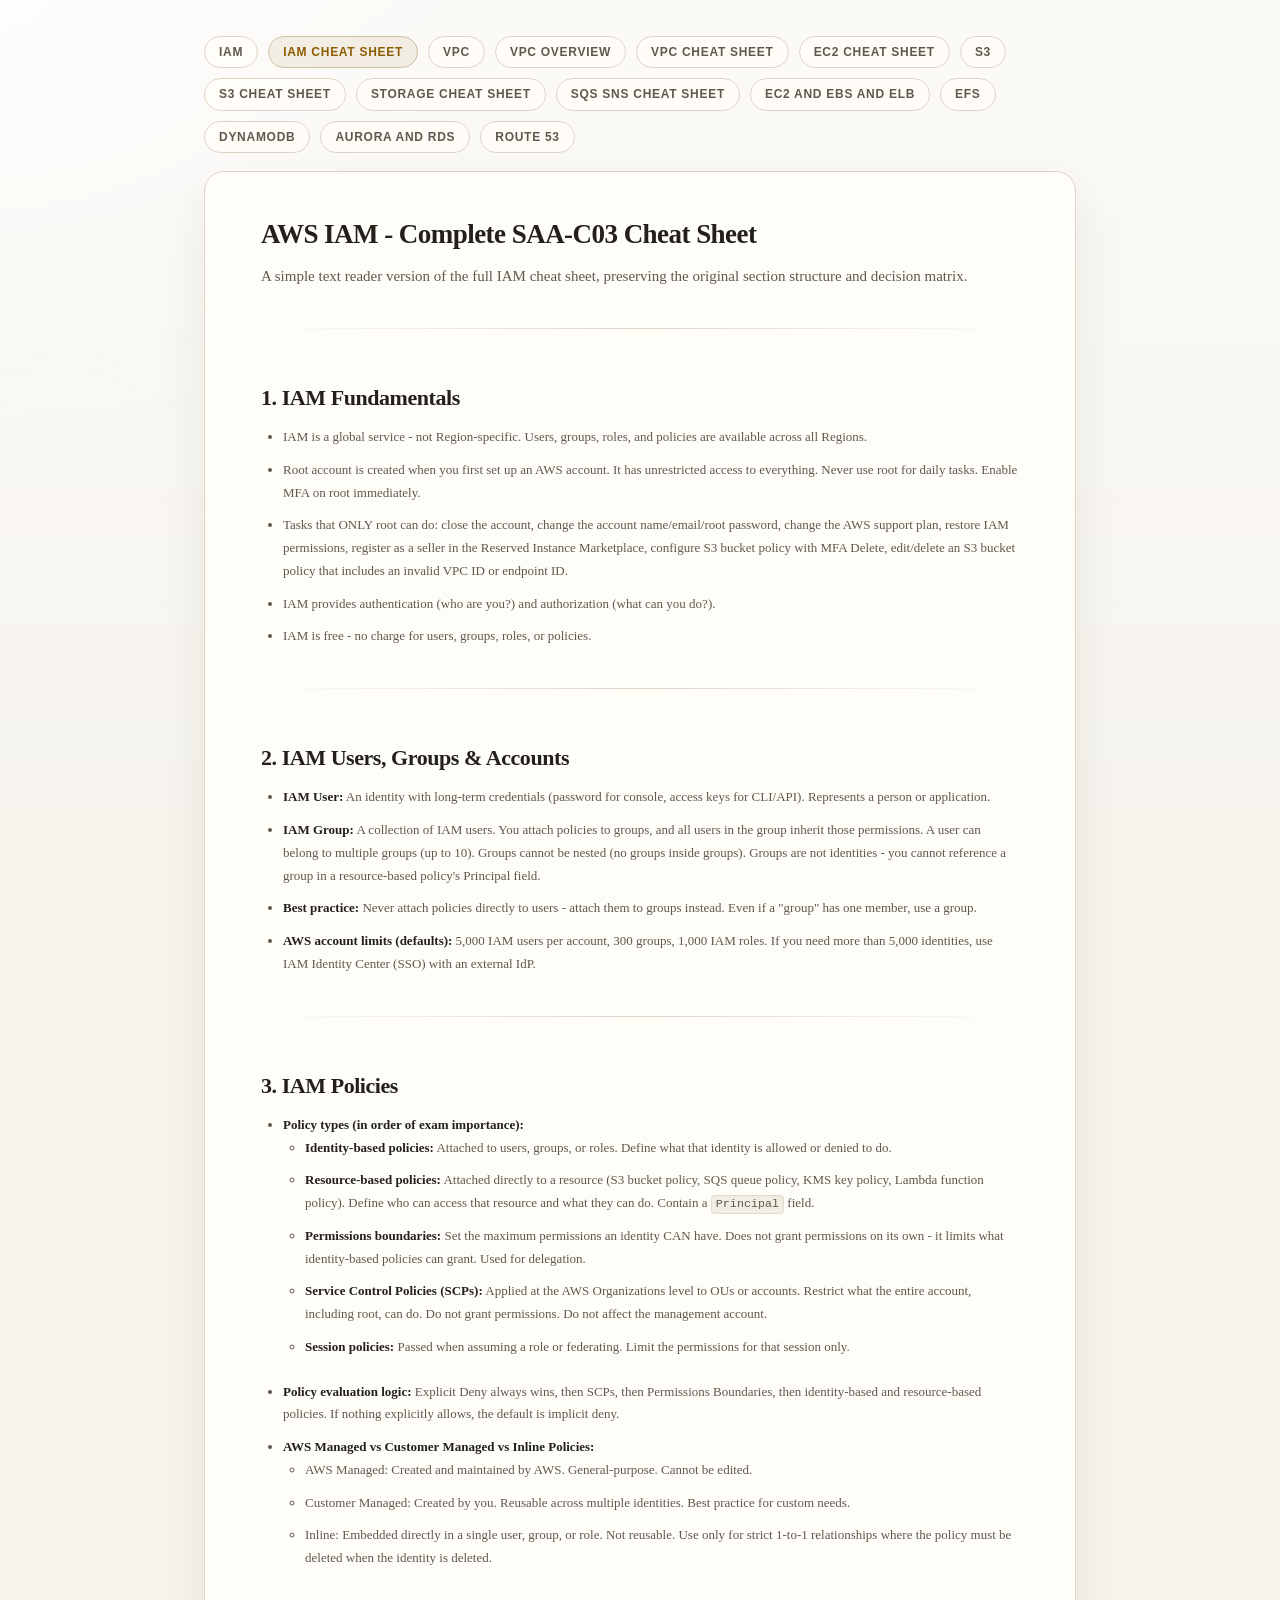
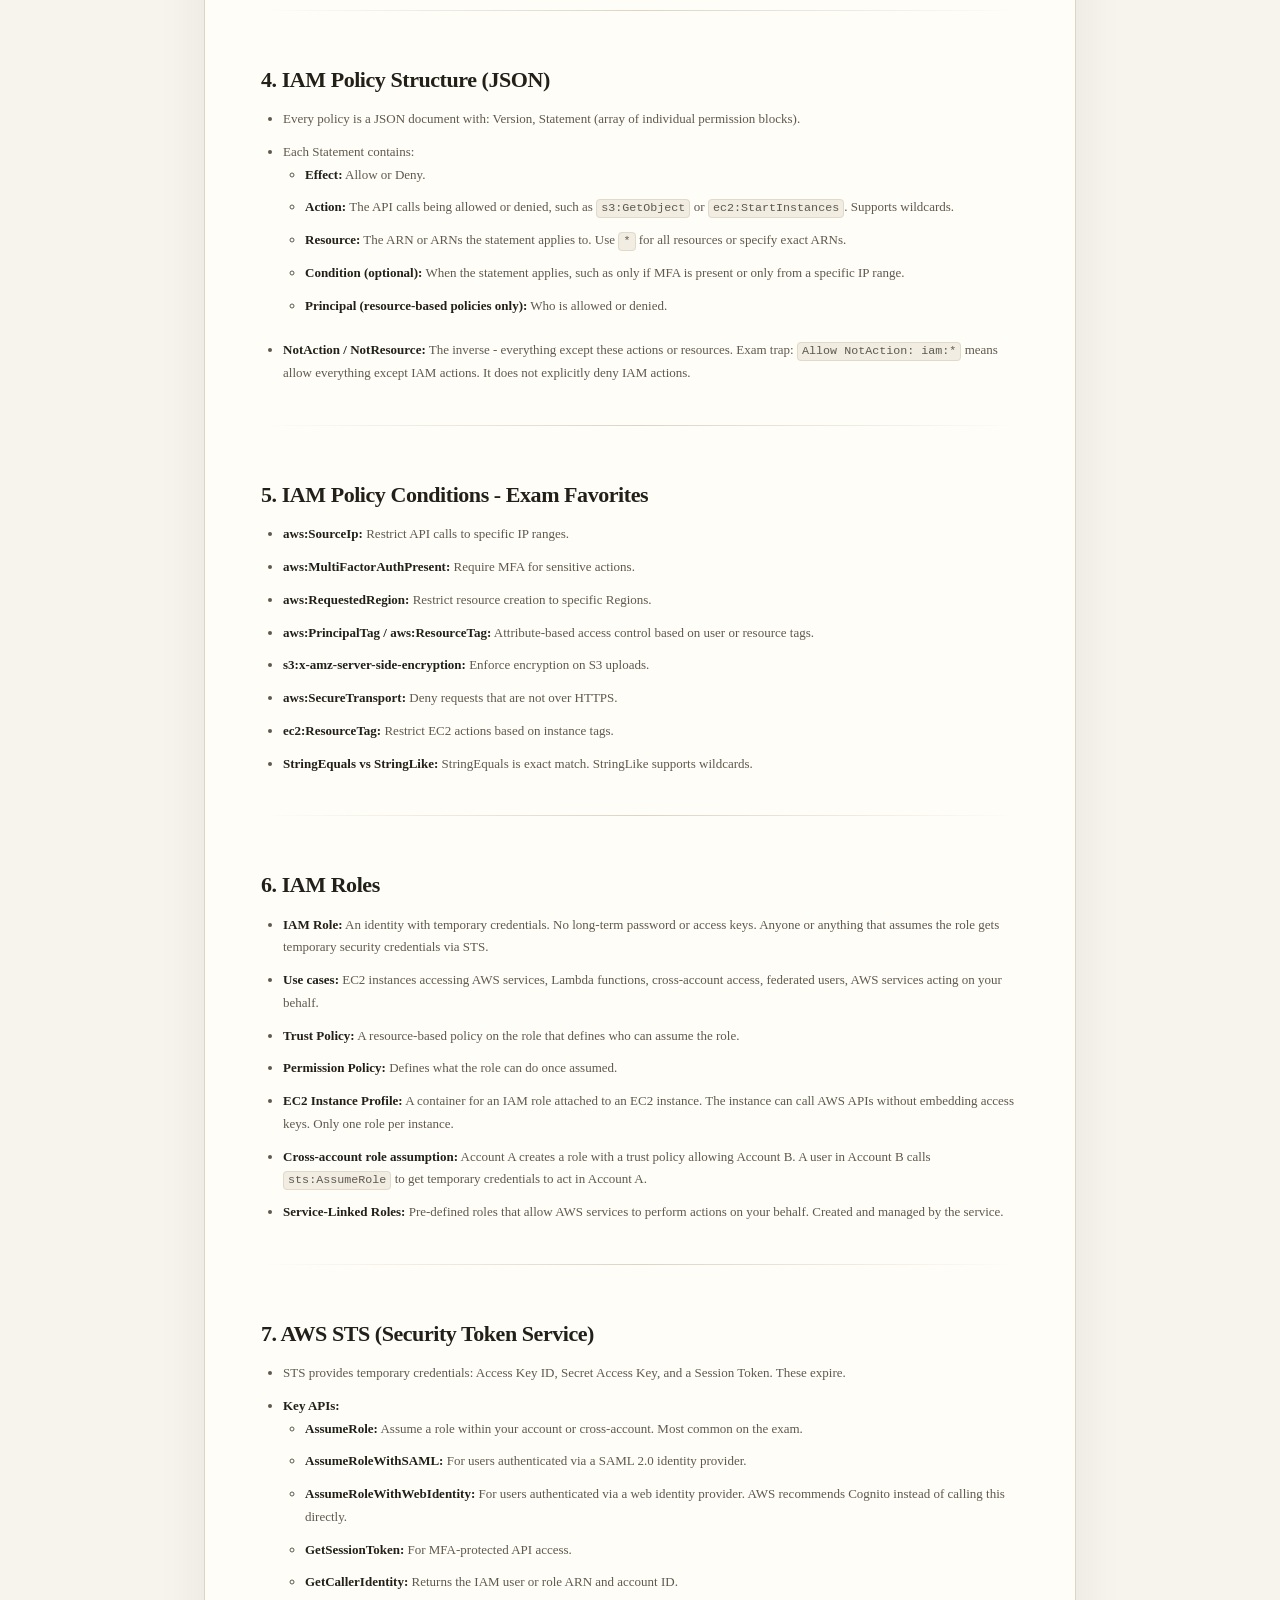
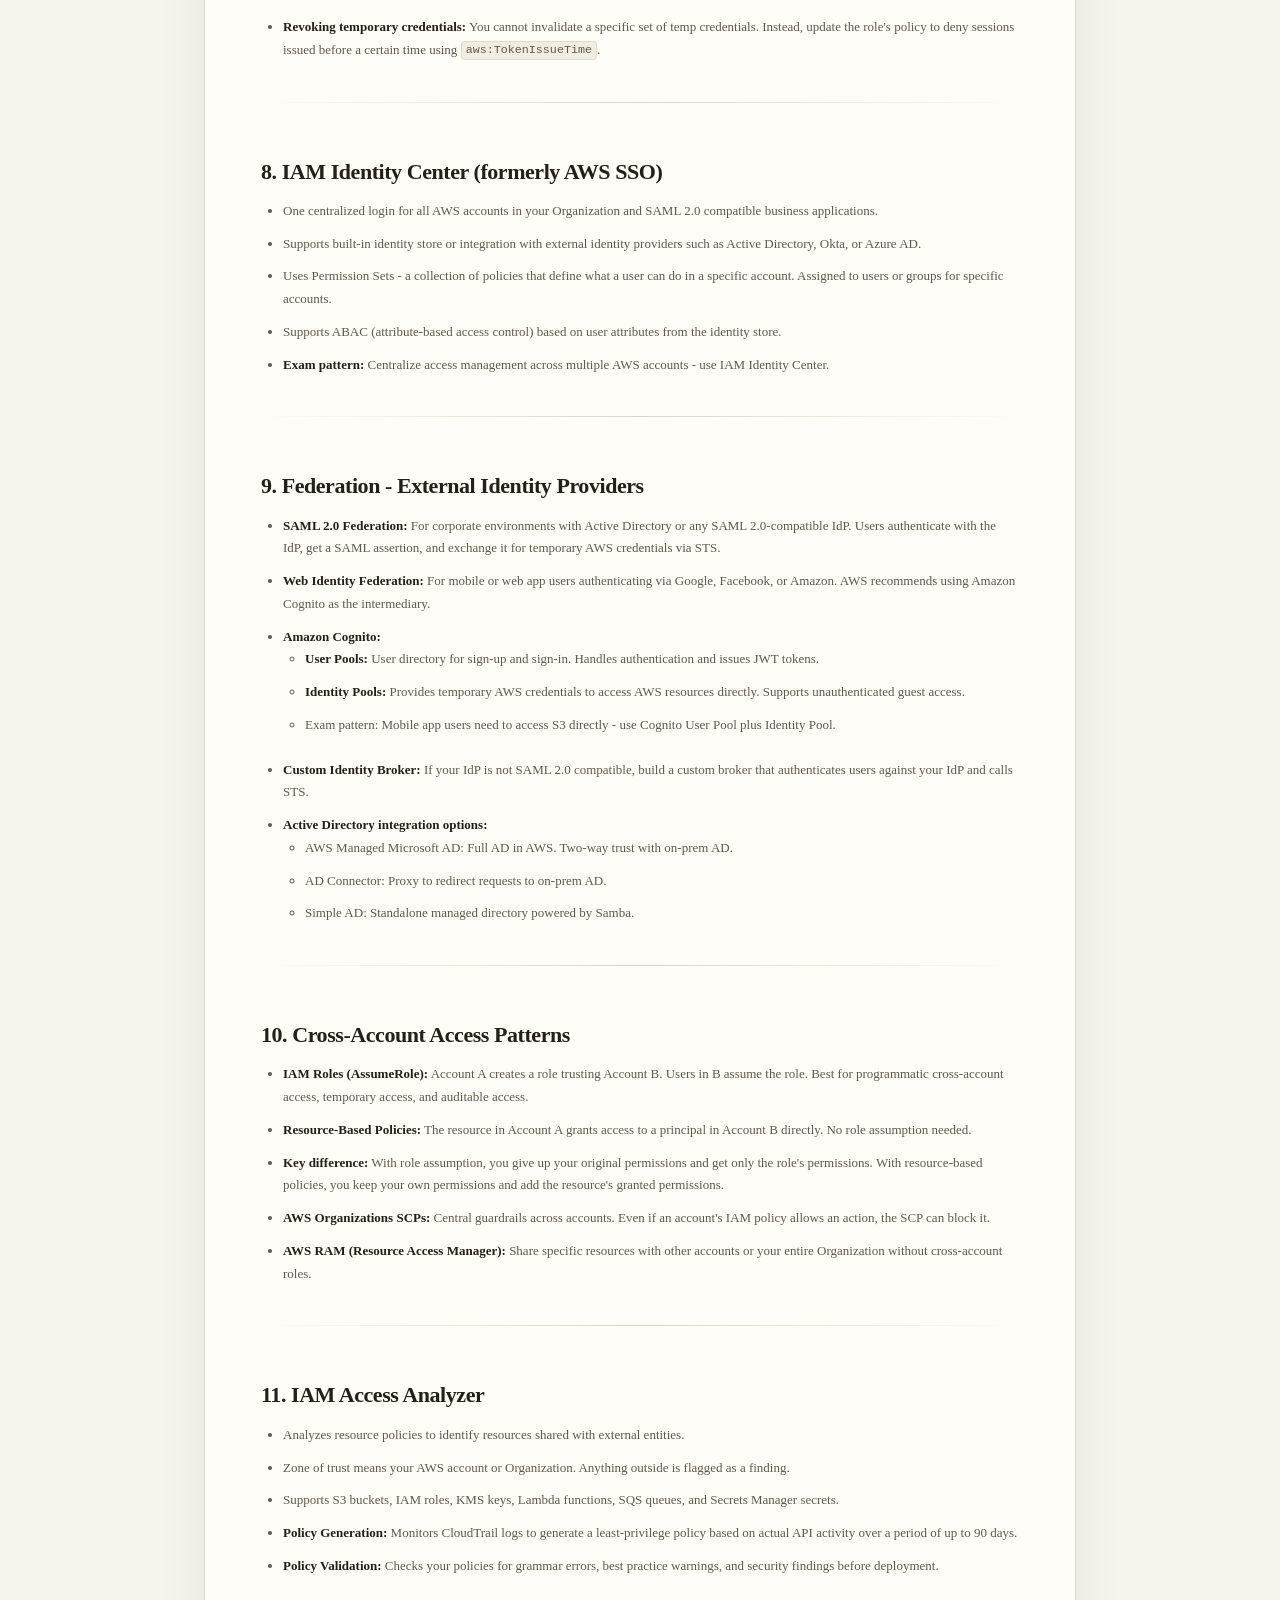
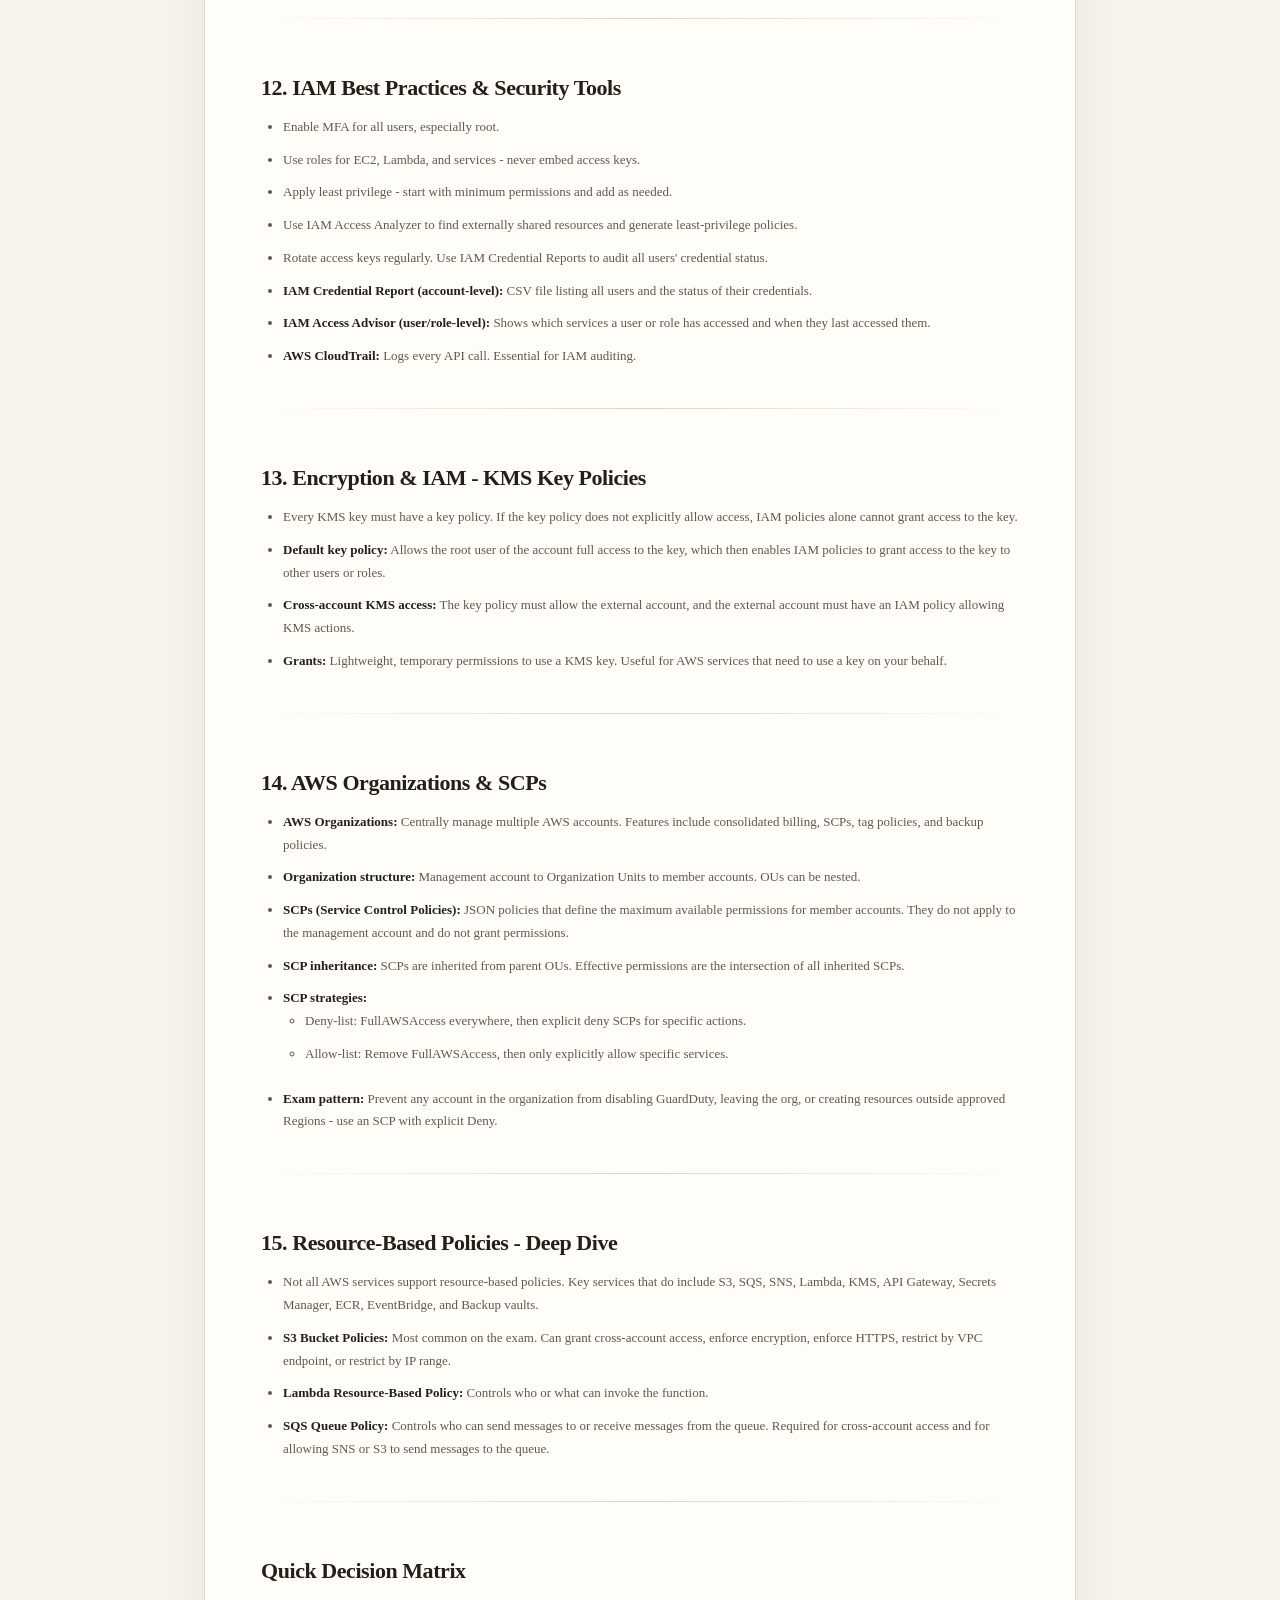
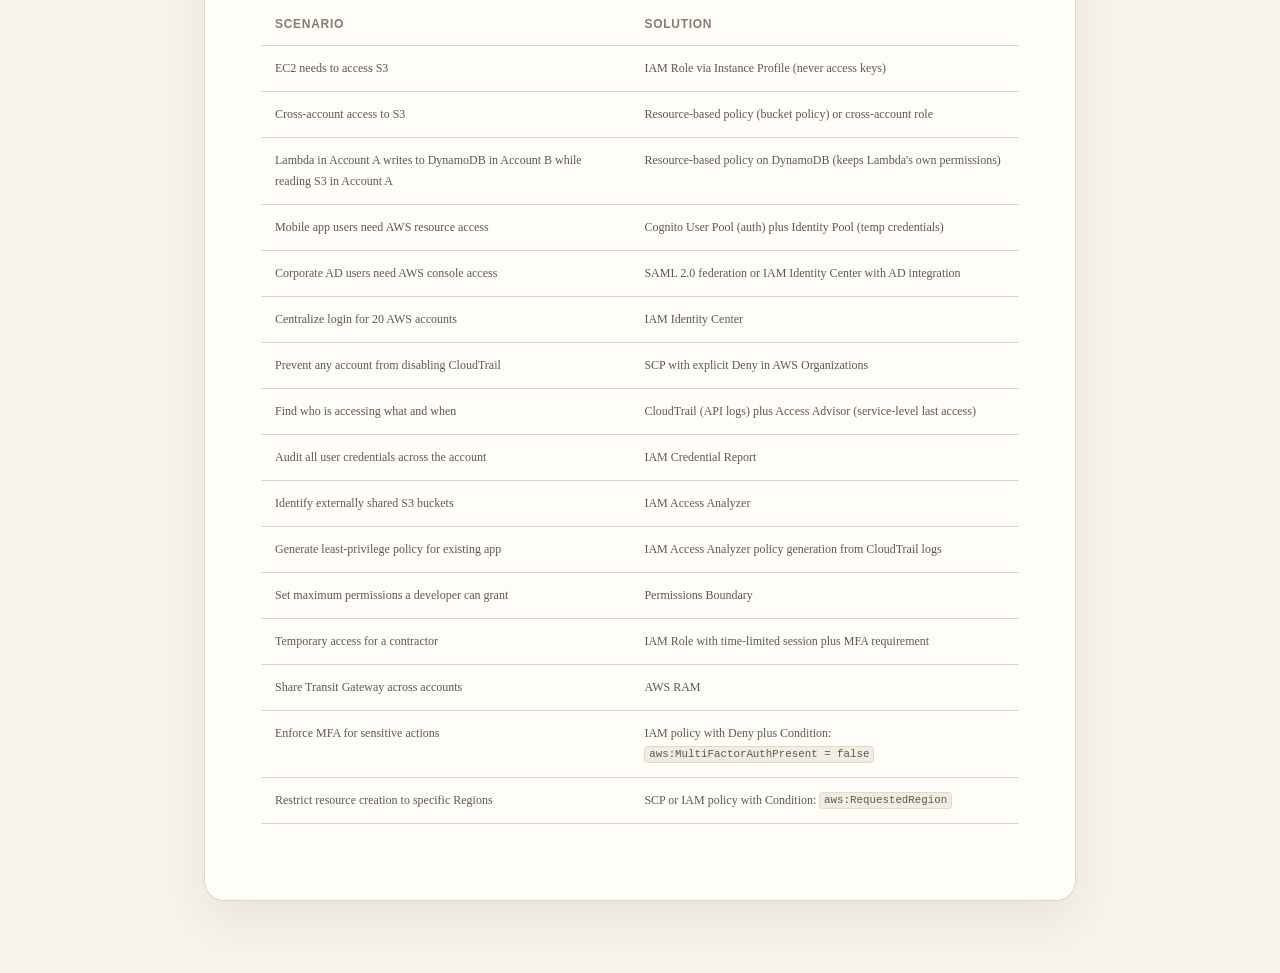
<file: iam-cheat-sheet.html>
<!DOCTYPE html>
<html lang="en">
<head>
<meta charset="UTF-8">
<meta name="viewport" content="width=device-width, initial-scale=1.0">
<title>AWS IAM Cheat Sheet: Complete SAA-C03 Reference</title>
<style>
  *, *::before, *::after { box-sizing: border-box; }

  :root {
    --bg: #f7f4ee;
    --paper: #fffdf8;
    --border: #ddd4c5;
    --text: #222018;
    --text-dim: #5f594d;
    --text-faint: #857d70;
    --accent: #8d5c00;
    --accent-soft: rgba(141, 92, 0, 0.08);
    --shadow: 0 20px 50px rgba(44, 35, 19, 0.08);
  }

  html { scroll-behavior: smooth; }

  body {
    margin: 0;
    background: var(--bg);
    color: var(--text);
    font-family: Charter, "Iowan Old Style", "Palatino Linotype", "Book Antiqua", Georgia, serif;
    line-height: 1.75;
  }

  body::before {
    content: "";
    position: fixed;
    inset: 0;
    background:
      linear-gradient(180deg, rgba(255,255,255,0.55), rgba(255,255,255,0)),
      radial-gradient(circle at top left, rgba(255,255,255,0.5), transparent 30%);
    pointer-events: none;
    z-index: 0;
  }

  .page {
    position: relative;
    z-index: 1;
    max-width: 920px;
    margin: 0 auto;
    padding: 36px 24px 72px;
  }

  .topnav {
    display: flex;
    gap: 10px;
    margin-bottom: 18px;
    flex-wrap: wrap;
  }

  .navlink {
    display: inline-flex;
    align-items: center;
    border: 1px solid var(--border);
    border-radius: 999px;
    padding: 8px 14px;
    background: rgba(255, 253, 248, 0.82);
    color: var(--text-dim);
    text-decoration: none;
    font: 700 12px/1.2 "Helvetica Neue", Arial, sans-serif;
    letter-spacing: 0.06em;
    text-transform: uppercase;
    transition: background 140ms ease, color 140ms ease, border-color 140ms ease;
  }

  .navlink:hover {
    background: var(--accent-soft);
    border-color: #cfbea0;
    color: var(--text);
  }

  .navlink[aria-current="page"] {
    background: var(--accent-soft);
    border-color: #cfbea0;
    color: var(--accent);
  }

  .article {
    background: var(--paper);
    border: 1px solid var(--border);
    border-radius: 20px;
    box-shadow: var(--shadow);
    padding: 48px 56px;
  }

  header {
    margin-bottom: 32px;
  }

  h1 {
    font-size: clamp(19px, 2.45vw, 27px);
    line-height: 1.05;
    margin: 0 0 16px;
    letter-spacing: -0.02em;
  }

  .deck {
    font-size: 15px;
    line-height: 1.55;
    color: var(--text-dim);
    max-width: 720px;
    margin: 0;
  }

  h2 {
    font-size: 22px;
    line-height: 1.15;
    margin: 56px 0 16px;
    letter-spacing: -0.02em;
  }

  p {
    font-size: 14px;
    margin: 0 0 18px;
  }

  ul {
    margin: 0 0 22px 22px;
    padding: 0;
  }

  li {
    font-size: 13px;
    margin-bottom: 10px;
    color: var(--text-dim);
  }

  strong { color: var(--text); }

  code {
    font-family: "SFMono-Regular", Consolas, "Liberation Mono", Menlo, monospace;
    font-size: 0.9em;
    background: #f2ede3;
    border: 1px solid #e2d9c9;
    border-radius: 4px;
    padding: 0.12em 0.35em;
  }

  hr {
    border: 0;
    height: 1px;
    margin: 40px 0;
    background: linear-gradient(to right, transparent, var(--border), transparent);
  }

  table {
    width: 100%;
    border-collapse: collapse;
    margin: 22px 0 28px;
    font-size: 12px;
  }

  th, td {
    text-align: left;
    vertical-align: top;
    padding: 12px 14px;
    border-bottom: 1px solid var(--border);
  }

  th {
    font: 700 12px/1.3 "Helvetica Neue", Arial, sans-serif;
    letter-spacing: 0.06em;
    text-transform: uppercase;
    color: var(--text-faint);
  }

  td {
    color: var(--text-dim);
  }

  @media (max-width: 768px) {
    .page {
      padding-top: 24px;
    }

    .topnav {
      margin-bottom: 14px;
    }

    .navlink {
      font-size: 11px;
      padding: 7px 12px;
    }

    .article {
      padding: 28px 18px;
      border-radius: 16px;
    }

    .deck {
      font-size: 13px;
    }

    p {
      font-size: 11px;
    }

    li {
      font-size: 11px;
    }

    h2 {
      font-size: 17px;
    }

    table {
      display: block;
      overflow-x: auto;
      white-space: nowrap;
      font-size: 10px;
      -webkit-overflow-scrolling: touch;
    }

    th, td {
      padding: 10px 12px;
    }
  }
</style>
</head>
<body>
  <main class="page">
    <nav class="topnav" aria-label="Site sections">
      <a class="navlink" href="./index.html">IAM</a>
      <a class="navlink" href="./iam-cheat-sheet.html" aria-current="page">IAM Cheat Sheet</a>
      <a class="navlink" href="./vpc.html">VPC</a>
      <a class="navlink" href="./vpc-overview.html">VPC Overview</a>
      <a class="navlink" href="./vpc-cheat-sheet.html">VPC Cheat Sheet</a>
      <a class="navlink" href="./ec2-cheat-sheet.html">EC2 Cheat Sheet</a>
      <a class="navlink" href="./s3.html">S3</a>
      <a class="navlink" href="./s3-cheat-sheet.html">S3 Cheat Sheet</a>
      <a class="navlink" href="./storage-cheat-sheet.html">Storage Cheat Sheet</a>
      <a class="navlink" href="./sqs-sns-cheat-sheet.html">SQS SNS Cheat Sheet</a>
      <a class="navlink" href="./ec2-and-ebs.html">EC2 and EBS and ELB</a>
      <a class="navlink" href="./efs.html">EFS</a>
      <a class="navlink" href="./dynamodb.html">DynamoDB</a>
      <a class="navlink" href="./aurora-and-rds.html">Aurora and RDS</a>
      <a class="navlink" href="./route-53.html">Route 53</a>
    </nav>
    <article class="article">
      <header>
        <h1>AWS IAM - Complete SAA-C03 Cheat Sheet</h1>
        <p class="deck">A simple text reader version of the full IAM cheat sheet, preserving the original section structure and decision matrix.</p>
      </header>

      <hr>

      <section>
        <h2>1. IAM Fundamentals</h2>
        <ul>
          <li>IAM is a global service - not Region-specific. Users, groups, roles, and policies are available across all Regions.</li>
          <li>Root account is created when you first set up an AWS account. It has unrestricted access to everything. Never use root for daily tasks. Enable MFA on root immediately.</li>
          <li>Tasks that ONLY root can do: close the account, change the account name/email/root password, change the AWS support plan, restore IAM permissions, register as a seller in the Reserved Instance Marketplace, configure S3 bucket policy with MFA Delete, edit/delete an S3 bucket policy that includes an invalid VPC ID or endpoint ID.</li>
          <li>IAM provides authentication (who are you?) and authorization (what can you do?).</li>
          <li>IAM is free - no charge for users, groups, roles, or policies.</li>
        </ul>
      </section>

      <hr>

      <section>
        <h2>2. IAM Users, Groups &amp; Accounts</h2>
        <ul>
          <li><strong>IAM User:</strong> An identity with long-term credentials (password for console, access keys for CLI/API). Represents a person or application.</li>
          <li><strong>IAM Group:</strong> A collection of IAM users. You attach policies to groups, and all users in the group inherit those permissions. A user can belong to multiple groups (up to 10). Groups cannot be nested (no groups inside groups). Groups are not identities - you cannot reference a group in a resource-based policy's Principal field.</li>
          <li><strong>Best practice:</strong> Never attach policies directly to users - attach them to groups instead. Even if a "group" has one member, use a group.</li>
          <li><strong>AWS account limits (defaults):</strong> 5,000 IAM users per account, 300 groups, 1,000 IAM roles. If you need more than 5,000 identities, use IAM Identity Center (SSO) with an external IdP.</li>
        </ul>
      </section>

      <hr>

      <section>
        <h2>3. IAM Policies</h2>
        <ul>
          <li><strong>Policy types (in order of exam importance):</strong>
            <ul>
              <li><strong>Identity-based policies:</strong> Attached to users, groups, or roles. Define what that identity is allowed or denied to do.</li>
              <li><strong>Resource-based policies:</strong> Attached directly to a resource (S3 bucket policy, SQS queue policy, KMS key policy, Lambda function policy). Define who can access that resource and what they can do. Contain a <code>Principal</code> field.</li>
              <li><strong>Permissions boundaries:</strong> Set the maximum permissions an identity CAN have. Does not grant permissions on its own - it limits what identity-based policies can grant. Used for delegation.</li>
              <li><strong>Service Control Policies (SCPs):</strong> Applied at the AWS Organizations level to OUs or accounts. Restrict what the entire account, including root, can do. Do not grant permissions. Do not affect the management account.</li>
              <li><strong>Session policies:</strong> Passed when assuming a role or federating. Limit the permissions for that session only.</li>
            </ul>
          </li>
          <li><strong>Policy evaluation logic:</strong> Explicit Deny always wins, then SCPs, then Permissions Boundaries, then identity-based and resource-based policies. If nothing explicitly allows, the default is implicit deny.</li>
          <li><strong>AWS Managed vs Customer Managed vs Inline Policies:</strong>
            <ul>
              <li>AWS Managed: Created and maintained by AWS. General-purpose. Cannot be edited.</li>
              <li>Customer Managed: Created by you. Reusable across multiple identities. Best practice for custom needs.</li>
              <li>Inline: Embedded directly in a single user, group, or role. Not reusable. Use only for strict 1-to-1 relationships where the policy must be deleted when the identity is deleted.</li>
            </ul>
          </li>
        </ul>
      </section>

      <hr>

      <section>
        <h2>4. IAM Policy Structure (JSON)</h2>
        <ul>
          <li>Every policy is a JSON document with: Version, Statement (array of individual permission blocks).</li>
          <li>Each Statement contains:
            <ul>
              <li><strong>Effect:</strong> Allow or Deny.</li>
              <li><strong>Action:</strong> The API calls being allowed or denied, such as <code>s3:GetObject</code> or <code>ec2:StartInstances</code>. Supports wildcards.</li>
              <li><strong>Resource:</strong> The ARN or ARNs the statement applies to. Use <code>*</code> for all resources or specify exact ARNs.</li>
              <li><strong>Condition (optional):</strong> When the statement applies, such as only if MFA is present or only from a specific IP range.</li>
              <li><strong>Principal (resource-based policies only):</strong> Who is allowed or denied.</li>
            </ul>
          </li>
          <li><strong>NotAction / NotResource:</strong> The inverse - everything except these actions or resources. Exam trap: <code>Allow NotAction: iam:*</code> means allow everything except IAM actions. It does not explicitly deny IAM actions.</li>
        </ul>
      </section>

      <hr>

      <section>
        <h2>5. IAM Policy Conditions - Exam Favorites</h2>
        <ul>
          <li><strong>aws:SourceIp:</strong> Restrict API calls to specific IP ranges.</li>
          <li><strong>aws:MultiFactorAuthPresent:</strong> Require MFA for sensitive actions.</li>
          <li><strong>aws:RequestedRegion:</strong> Restrict resource creation to specific Regions.</li>
          <li><strong>aws:PrincipalTag / aws:ResourceTag:</strong> Attribute-based access control based on user or resource tags.</li>
          <li><strong>s3:x-amz-server-side-encryption:</strong> Enforce encryption on S3 uploads.</li>
          <li><strong>aws:SecureTransport:</strong> Deny requests that are not over HTTPS.</li>
          <li><strong>ec2:ResourceTag:</strong> Restrict EC2 actions based on instance tags.</li>
          <li><strong>StringEquals vs StringLike:</strong> StringEquals is exact match. StringLike supports wildcards.</li>
        </ul>
      </section>

      <hr>

      <section>
        <h2>6. IAM Roles</h2>
        <ul>
          <li><strong>IAM Role:</strong> An identity with temporary credentials. No long-term password or access keys. Anyone or anything that assumes the role gets temporary security credentials via STS.</li>
          <li><strong>Use cases:</strong> EC2 instances accessing AWS services, Lambda functions, cross-account access, federated users, AWS services acting on your behalf.</li>
          <li><strong>Trust Policy:</strong> A resource-based policy on the role that defines who can assume the role.</li>
          <li><strong>Permission Policy:</strong> Defines what the role can do once assumed.</li>
          <li><strong>EC2 Instance Profile:</strong> A container for an IAM role attached to an EC2 instance. The instance can call AWS APIs without embedding access keys. Only one role per instance.</li>
          <li><strong>Cross-account role assumption:</strong> Account A creates a role with a trust policy allowing Account B. A user in Account B calls <code>sts:AssumeRole</code> to get temporary credentials to act in Account A.</li>
          <li><strong>Service-Linked Roles:</strong> Pre-defined roles that allow AWS services to perform actions on your behalf. Created and managed by the service.</li>
        </ul>
      </section>

      <hr>

      <section>
        <h2>7. AWS STS (Security Token Service)</h2>
        <ul>
          <li>STS provides temporary credentials: Access Key ID, Secret Access Key, and a Session Token. These expire.</li>
          <li><strong>Key APIs:</strong>
            <ul>
              <li><strong>AssumeRole:</strong> Assume a role within your account or cross-account. Most common on the exam.</li>
              <li><strong>AssumeRoleWithSAML:</strong> For users authenticated via a SAML 2.0 identity provider.</li>
              <li><strong>AssumeRoleWithWebIdentity:</strong> For users authenticated via a web identity provider. AWS recommends Cognito instead of calling this directly.</li>
              <li><strong>GetSessionToken:</strong> For MFA-protected API access.</li>
              <li><strong>GetCallerIdentity:</strong> Returns the IAM user or role ARN and account ID.</li>
            </ul>
          </li>
          <li><strong>Revoking temporary credentials:</strong> You cannot invalidate a specific set of temp credentials. Instead, update the role's policy to deny sessions issued before a certain time using <code>aws:TokenIssueTime</code>.</li>
        </ul>
      </section>

      <hr>

      <section>
        <h2>8. IAM Identity Center (formerly AWS SSO)</h2>
        <ul>
          <li>One centralized login for all AWS accounts in your Organization and SAML 2.0 compatible business applications.</li>
          <li>Supports built-in identity store or integration with external identity providers such as Active Directory, Okta, or Azure AD.</li>
          <li>Uses Permission Sets - a collection of policies that define what a user can do in a specific account. Assigned to users or groups for specific accounts.</li>
          <li>Supports ABAC (attribute-based access control) based on user attributes from the identity store.</li>
          <li><strong>Exam pattern:</strong> Centralize access management across multiple AWS accounts - use IAM Identity Center.</li>
        </ul>
      </section>

      <hr>

      <section>
        <h2>9. Federation - External Identity Providers</h2>
        <ul>
          <li><strong>SAML 2.0 Federation:</strong> For corporate environments with Active Directory or any SAML 2.0-compatible IdP. Users authenticate with the IdP, get a SAML assertion, and exchange it for temporary AWS credentials via STS.</li>
          <li><strong>Web Identity Federation:</strong> For mobile or web app users authenticating via Google, Facebook, or Amazon. AWS recommends using Amazon Cognito as the intermediary.</li>
          <li><strong>Amazon Cognito:</strong>
            <ul>
              <li><strong>User Pools:</strong> User directory for sign-up and sign-in. Handles authentication and issues JWT tokens.</li>
              <li><strong>Identity Pools:</strong> Provides temporary AWS credentials to access AWS resources directly. Supports unauthenticated guest access.</li>
              <li>Exam pattern: Mobile app users need to access S3 directly - use Cognito User Pool plus Identity Pool.</li>
            </ul>
          </li>
          <li><strong>Custom Identity Broker:</strong> If your IdP is not SAML 2.0 compatible, build a custom broker that authenticates users against your IdP and calls STS.</li>
          <li><strong>Active Directory integration options:</strong>
            <ul>
              <li>AWS Managed Microsoft AD: Full AD in AWS. Two-way trust with on-prem AD.</li>
              <li>AD Connector: Proxy to redirect requests to on-prem AD.</li>
              <li>Simple AD: Standalone managed directory powered by Samba.</li>
            </ul>
          </li>
        </ul>
      </section>

      <hr>

      <section>
        <h2>10. Cross-Account Access Patterns</h2>
        <ul>
          <li><strong>IAM Roles (AssumeRole):</strong> Account A creates a role trusting Account B. Users in B assume the role. Best for programmatic cross-account access, temporary access, and auditable access.</li>
          <li><strong>Resource-Based Policies:</strong> The resource in Account A grants access to a principal in Account B directly. No role assumption needed.</li>
          <li><strong>Key difference:</strong> With role assumption, you give up your original permissions and get only the role's permissions. With resource-based policies, you keep your own permissions and add the resource's granted permissions.</li>
          <li><strong>AWS Organizations SCPs:</strong> Central guardrails across accounts. Even if an account's IAM policy allows an action, the SCP can block it.</li>
          <li><strong>AWS RAM (Resource Access Manager):</strong> Share specific resources with other accounts or your entire Organization without cross-account roles.</li>
        </ul>
      </section>

      <hr>

      <section>
        <h2>11. IAM Access Analyzer</h2>
        <ul>
          <li>Analyzes resource policies to identify resources shared with external entities.</li>
          <li>Zone of trust means your AWS account or Organization. Anything outside is flagged as a finding.</li>
          <li>Supports S3 buckets, IAM roles, KMS keys, Lambda functions, SQS queues, and Secrets Manager secrets.</li>
          <li><strong>Policy Generation:</strong> Monitors CloudTrail logs to generate a least-privilege policy based on actual API activity over a period of up to 90 days.</li>
          <li><strong>Policy Validation:</strong> Checks your policies for grammar errors, best practice warnings, and security findings before deployment.</li>
        </ul>
      </section>

      <hr>

      <section>
        <h2>12. IAM Best Practices &amp; Security Tools</h2>
        <ul>
          <li>Enable MFA for all users, especially root.</li>
          <li>Use roles for EC2, Lambda, and services - never embed access keys.</li>
          <li>Apply least privilege - start with minimum permissions and add as needed.</li>
          <li>Use IAM Access Analyzer to find externally shared resources and generate least-privilege policies.</li>
          <li>Rotate access keys regularly. Use IAM Credential Reports to audit all users' credential status.</li>
          <li><strong>IAM Credential Report (account-level):</strong> CSV file listing all users and the status of their credentials.</li>
          <li><strong>IAM Access Advisor (user/role-level):</strong> Shows which services a user or role has accessed and when they last accessed them.</li>
          <li><strong>AWS CloudTrail:</strong> Logs every API call. Essential for IAM auditing.</li>
        </ul>
      </section>

      <hr>

      <section>
        <h2>13. Encryption &amp; IAM - KMS Key Policies</h2>
        <ul>
          <li>Every KMS key must have a key policy. If the key policy does not explicitly allow access, IAM policies alone cannot grant access to the key.</li>
          <li><strong>Default key policy:</strong> Allows the root user of the account full access to the key, which then enables IAM policies to grant access to the key to other users or roles.</li>
          <li><strong>Cross-account KMS access:</strong> The key policy must allow the external account, and the external account must have an IAM policy allowing KMS actions.</li>
          <li><strong>Grants:</strong> Lightweight, temporary permissions to use a KMS key. Useful for AWS services that need to use a key on your behalf.</li>
        </ul>
      </section>

      <hr>

      <section>
        <h2>14. AWS Organizations &amp; SCPs</h2>
        <ul>
          <li><strong>AWS Organizations:</strong> Centrally manage multiple AWS accounts. Features include consolidated billing, SCPs, tag policies, and backup policies.</li>
          <li><strong>Organization structure:</strong> Management account to Organization Units to member accounts. OUs can be nested.</li>
          <li><strong>SCPs (Service Control Policies):</strong> JSON policies that define the maximum available permissions for member accounts. They do not apply to the management account and do not grant permissions.</li>
          <li><strong>SCP inheritance:</strong> SCPs are inherited from parent OUs. Effective permissions are the intersection of all inherited SCPs.</li>
          <li><strong>SCP strategies:</strong>
            <ul>
              <li>Deny-list: FullAWSAccess everywhere, then explicit deny SCPs for specific actions.</li>
              <li>Allow-list: Remove FullAWSAccess, then only explicitly allow specific services.</li>
            </ul>
          </li>
          <li><strong>Exam pattern:</strong> Prevent any account in the organization from disabling GuardDuty, leaving the org, or creating resources outside approved Regions - use an SCP with explicit Deny.</li>
        </ul>
      </section>

      <hr>

      <section>
        <h2>15. Resource-Based Policies - Deep Dive</h2>
        <ul>
          <li>Not all AWS services support resource-based policies. Key services that do include S3, SQS, SNS, Lambda, KMS, API Gateway, Secrets Manager, ECR, EventBridge, and Backup vaults.</li>
          <li><strong>S3 Bucket Policies:</strong> Most common on the exam. Can grant cross-account access, enforce encryption, enforce HTTPS, restrict by VPC endpoint, or restrict by IP range.</li>
          <li><strong>Lambda Resource-Based Policy:</strong> Controls who or what can invoke the function.</li>
          <li><strong>SQS Queue Policy:</strong> Controls who can send messages to or receive messages from the queue. Required for cross-account access and for allowing SNS or S3 to send messages to the queue.</li>
        </ul>
      </section>

      <hr>

      <section>
        <h2>Quick Decision Matrix</h2>
        <table>
          <thead>
            <tr>
              <th>Scenario</th>
              <th>Solution</th>
            </tr>
          </thead>
          <tbody>
            <tr><td>EC2 needs to access S3</td><td>IAM Role via Instance Profile (never access keys)</td></tr>
            <tr><td>Cross-account access to S3</td><td>Resource-based policy (bucket policy) or cross-account role</td></tr>
            <tr><td>Lambda in Account A writes to DynamoDB in Account B while reading S3 in Account A</td><td>Resource-based policy on DynamoDB (keeps Lambda's own permissions)</td></tr>
            <tr><td>Mobile app users need AWS resource access</td><td>Cognito User Pool (auth) plus Identity Pool (temp credentials)</td></tr>
            <tr><td>Corporate AD users need AWS console access</td><td>SAML 2.0 federation or IAM Identity Center with AD integration</td></tr>
            <tr><td>Centralize login for 20 AWS accounts</td><td>IAM Identity Center</td></tr>
            <tr><td>Prevent any account from disabling CloudTrail</td><td>SCP with explicit Deny in AWS Organizations</td></tr>
            <tr><td>Find who is accessing what and when</td><td>CloudTrail (API logs) plus Access Advisor (service-level last access)</td></tr>
            <tr><td>Audit all user credentials across the account</td><td>IAM Credential Report</td></tr>
            <tr><td>Identify externally shared S3 buckets</td><td>IAM Access Analyzer</td></tr>
            <tr><td>Generate least-privilege policy for existing app</td><td>IAM Access Analyzer policy generation from CloudTrail logs</td></tr>
            <tr><td>Set maximum permissions a developer can grant</td><td>Permissions Boundary</td></tr>
            <tr><td>Temporary access for a contractor</td><td>IAM Role with time-limited session plus MFA requirement</td></tr>
            <tr><td>Share Transit Gateway across accounts</td><td>AWS RAM</td></tr>
            <tr><td>Enforce MFA for sensitive actions</td><td>IAM policy with Deny plus Condition: <code>aws:MultiFactorAuthPresent = false</code></td></tr>
            <tr><td>Restrict resource creation to specific Regions</td><td>SCP or IAM policy with Condition: <code>aws:RequestedRegion</code></td></tr>
          </tbody>
        </table>
      </section>
    </article>
  </main>
</body>
</html>
</file>
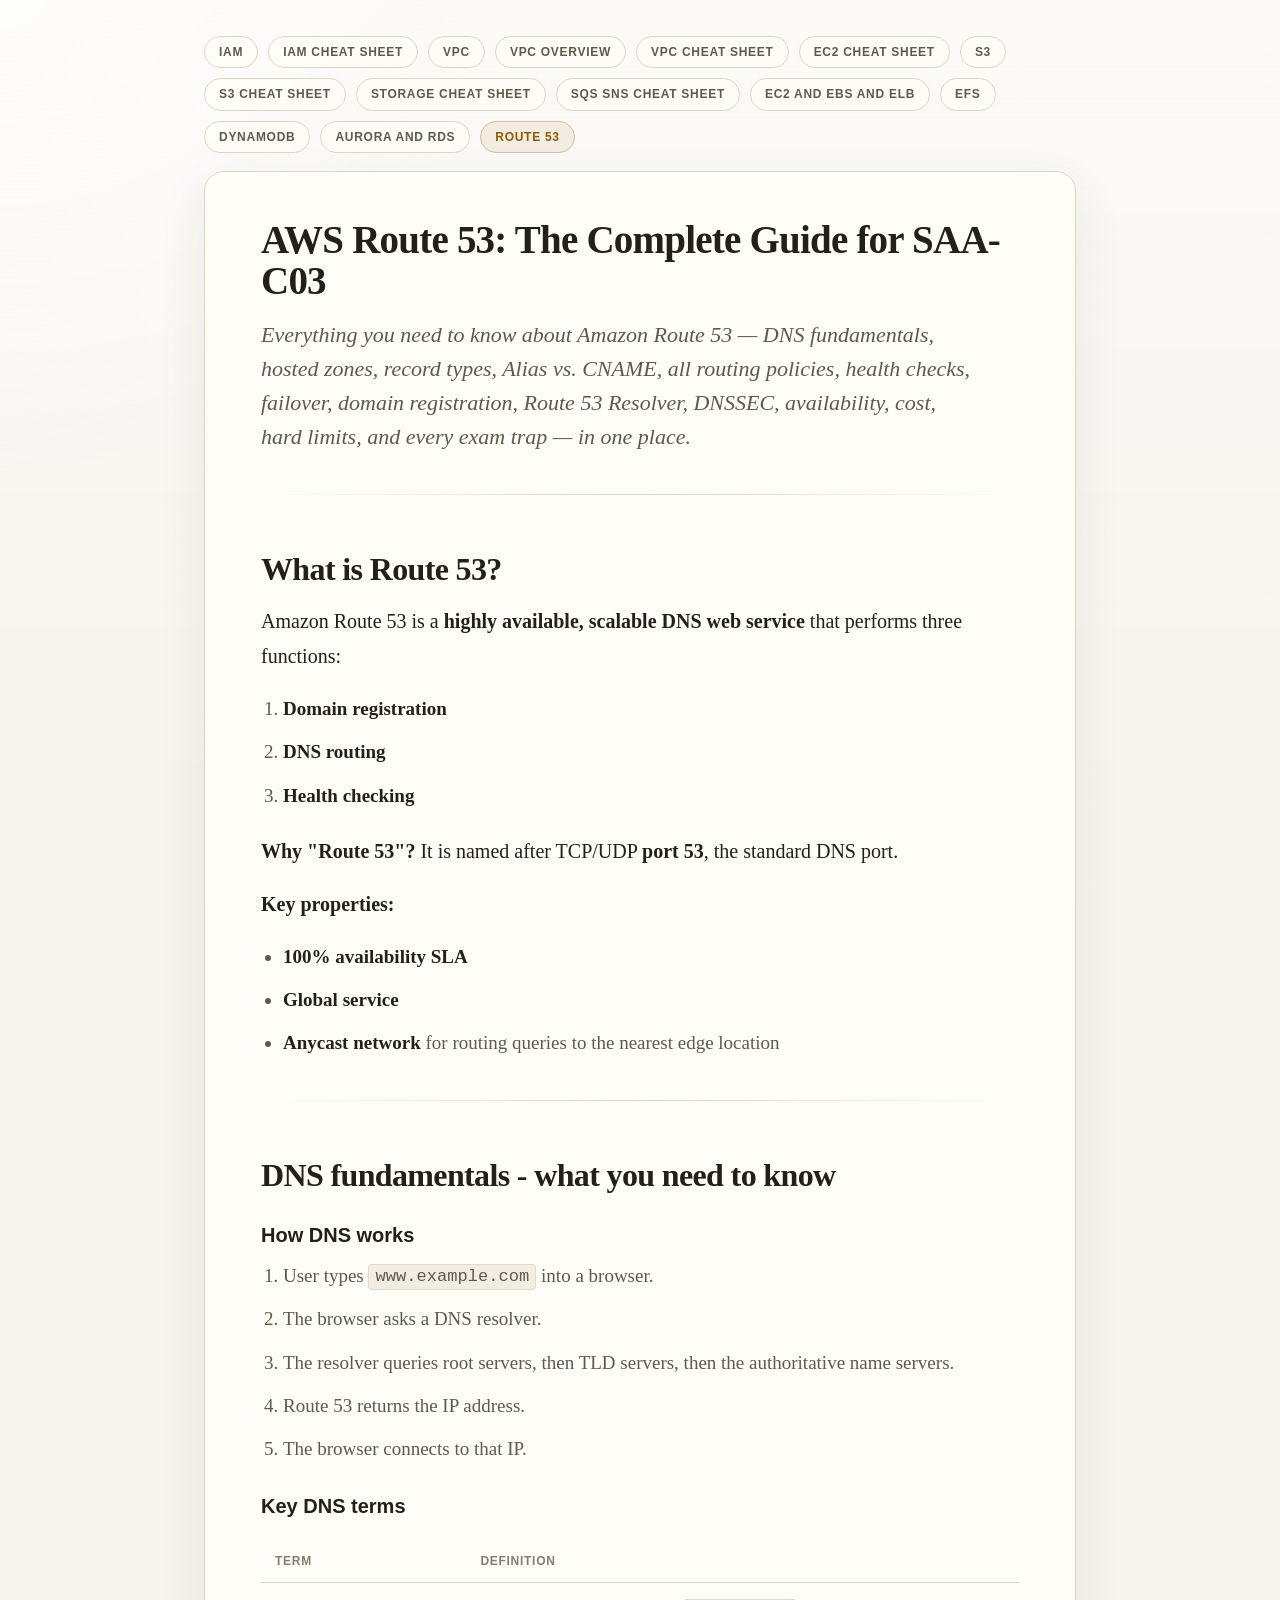
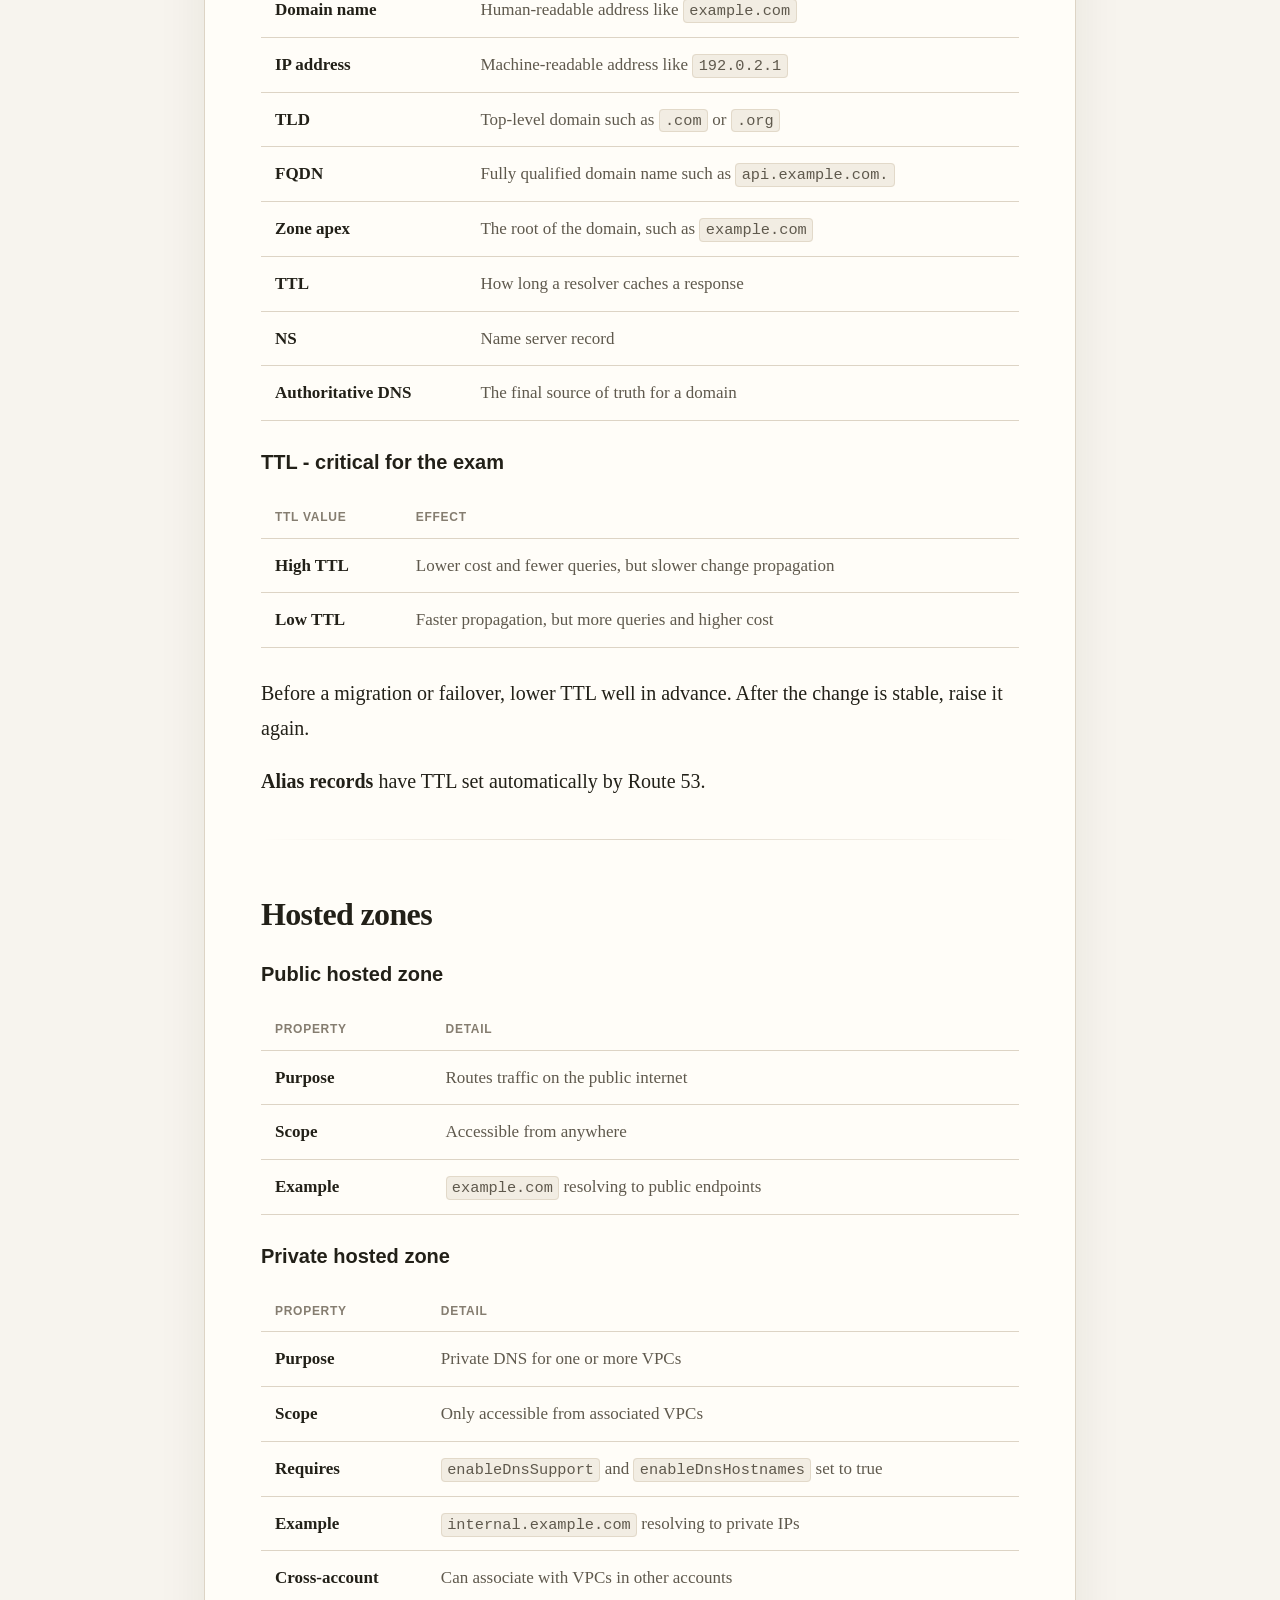
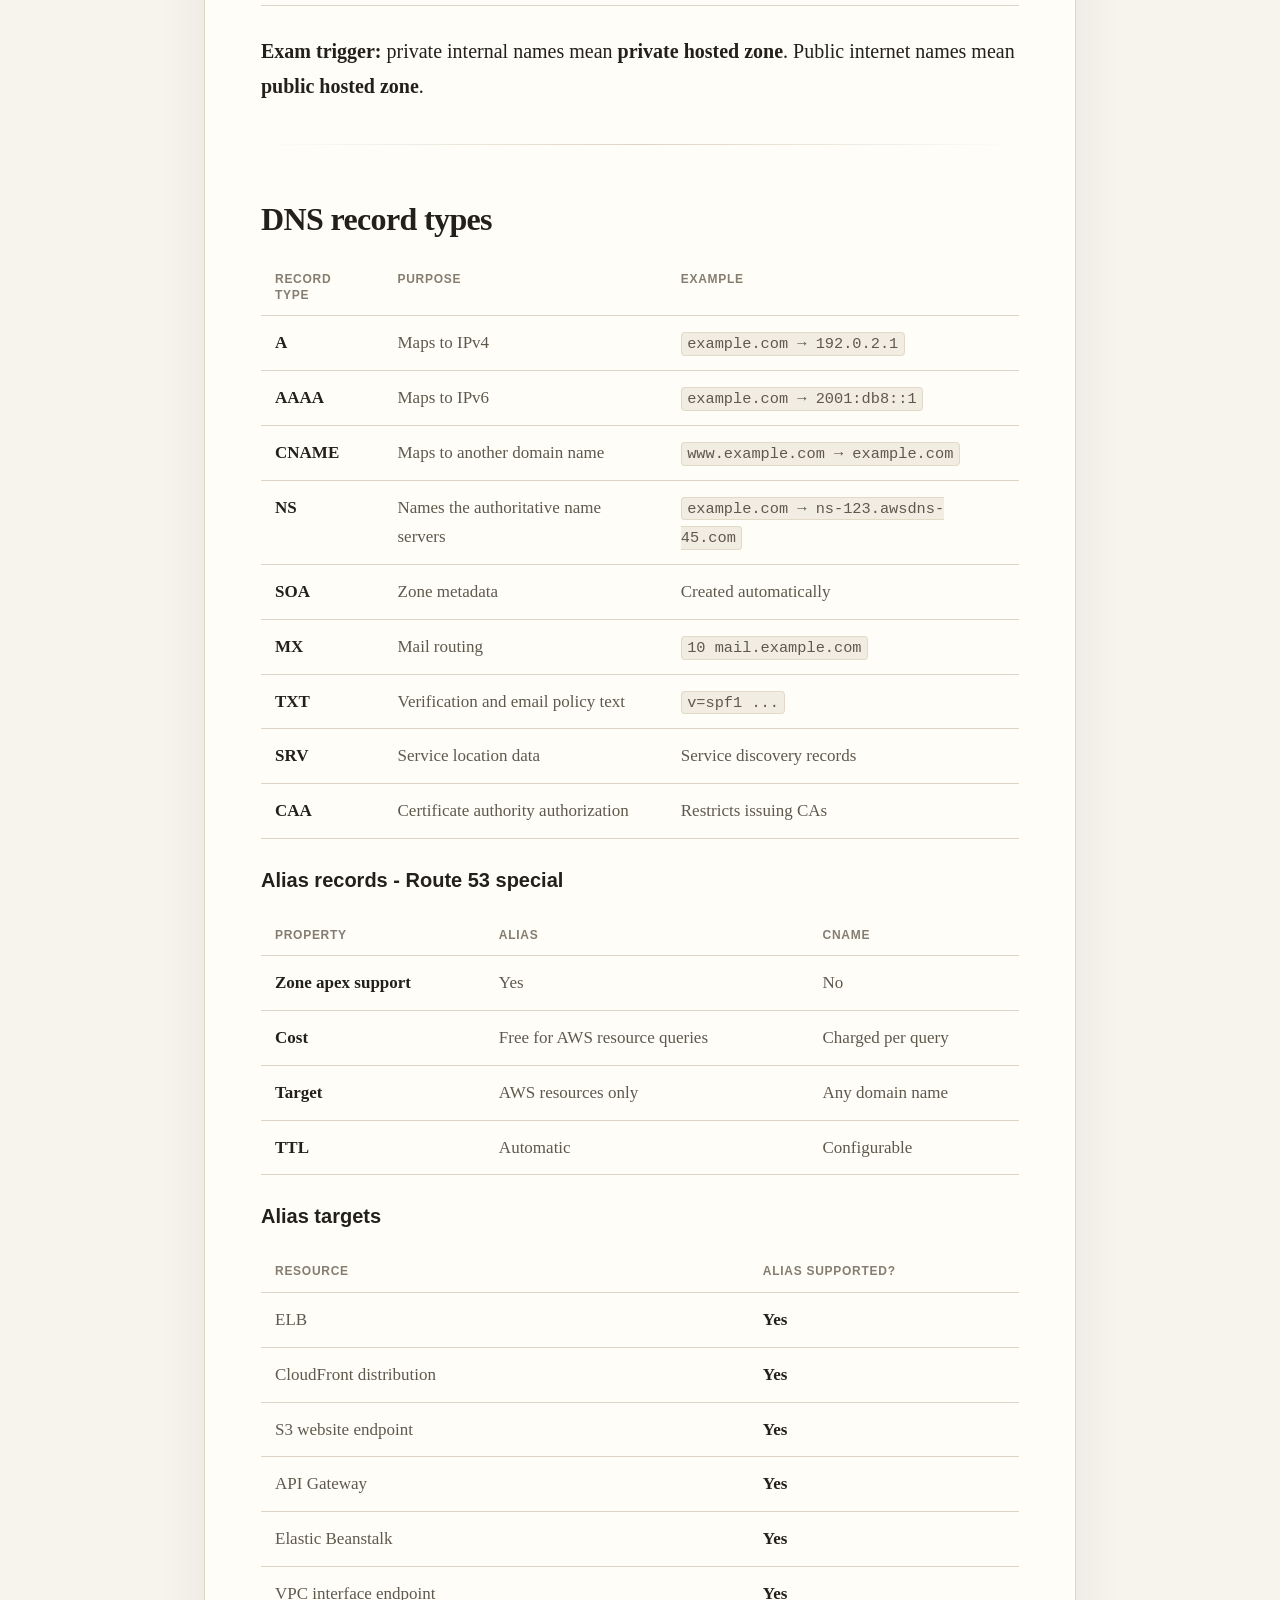
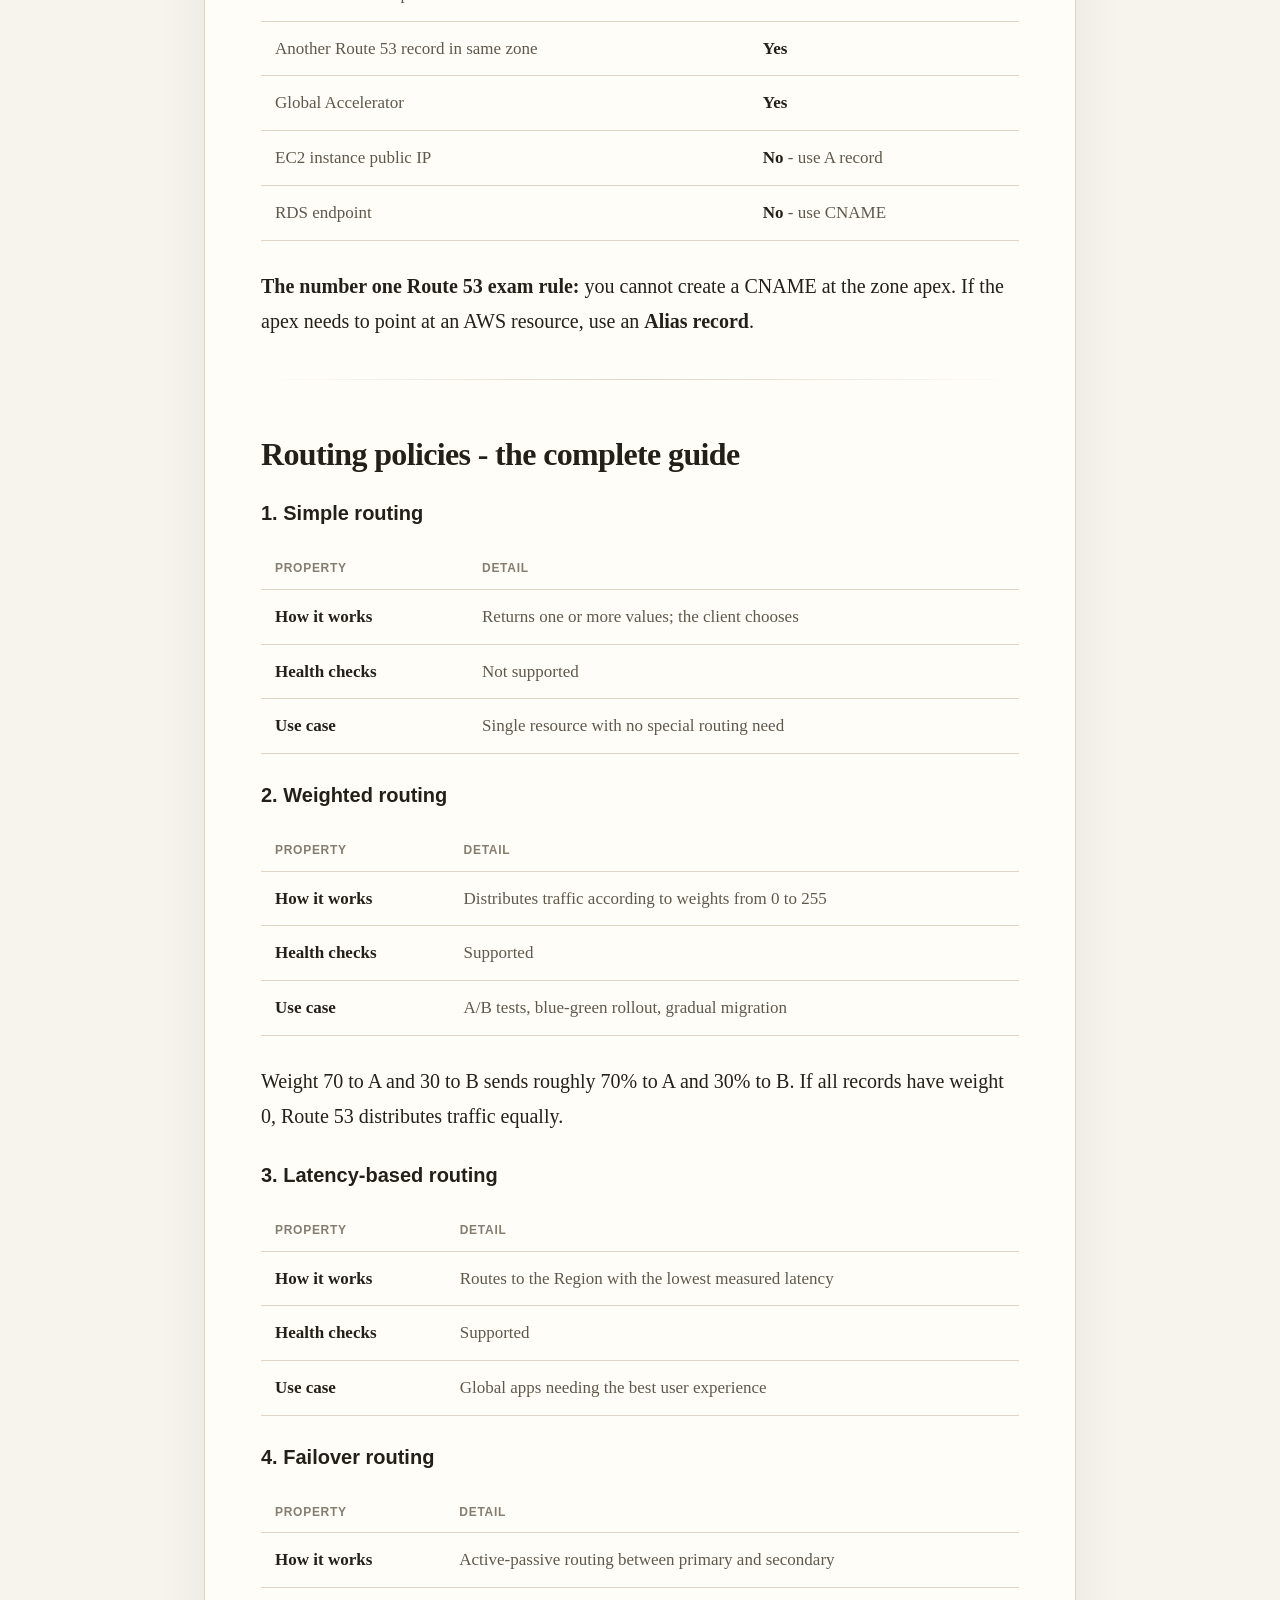
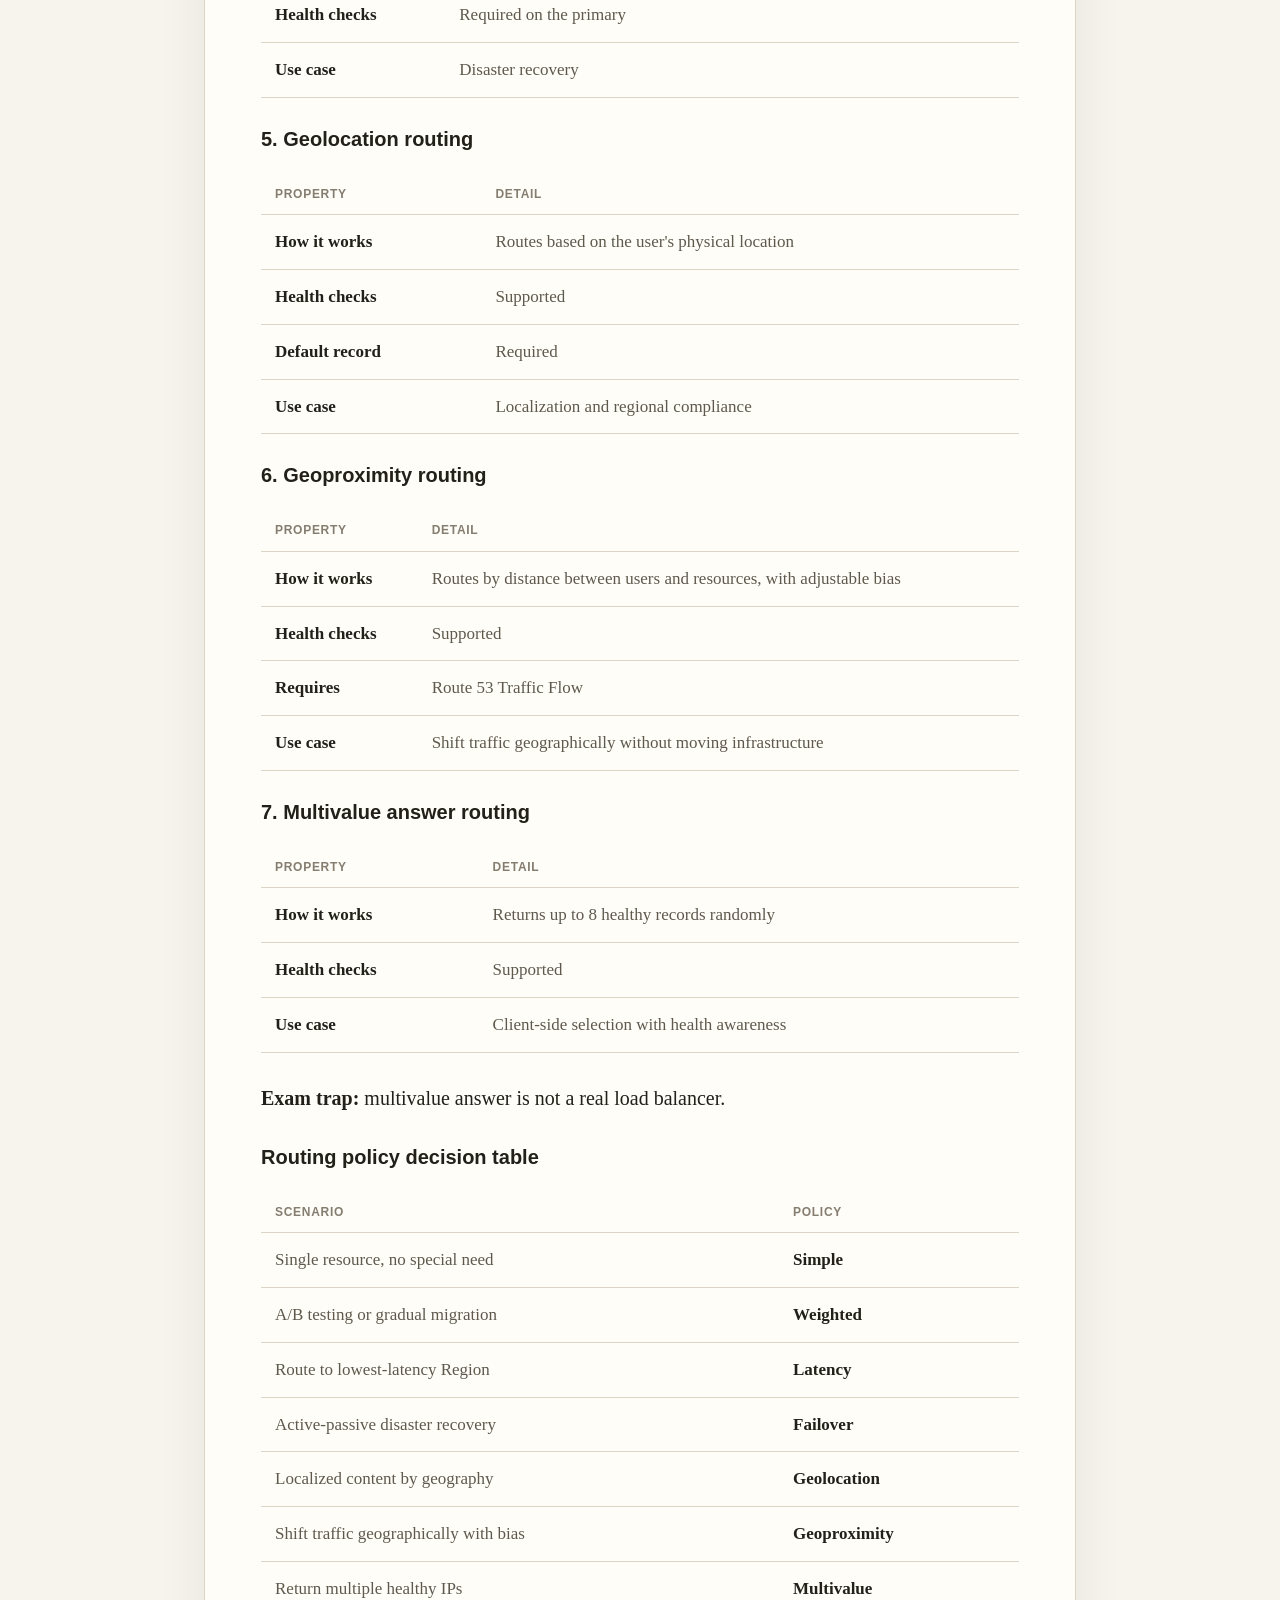
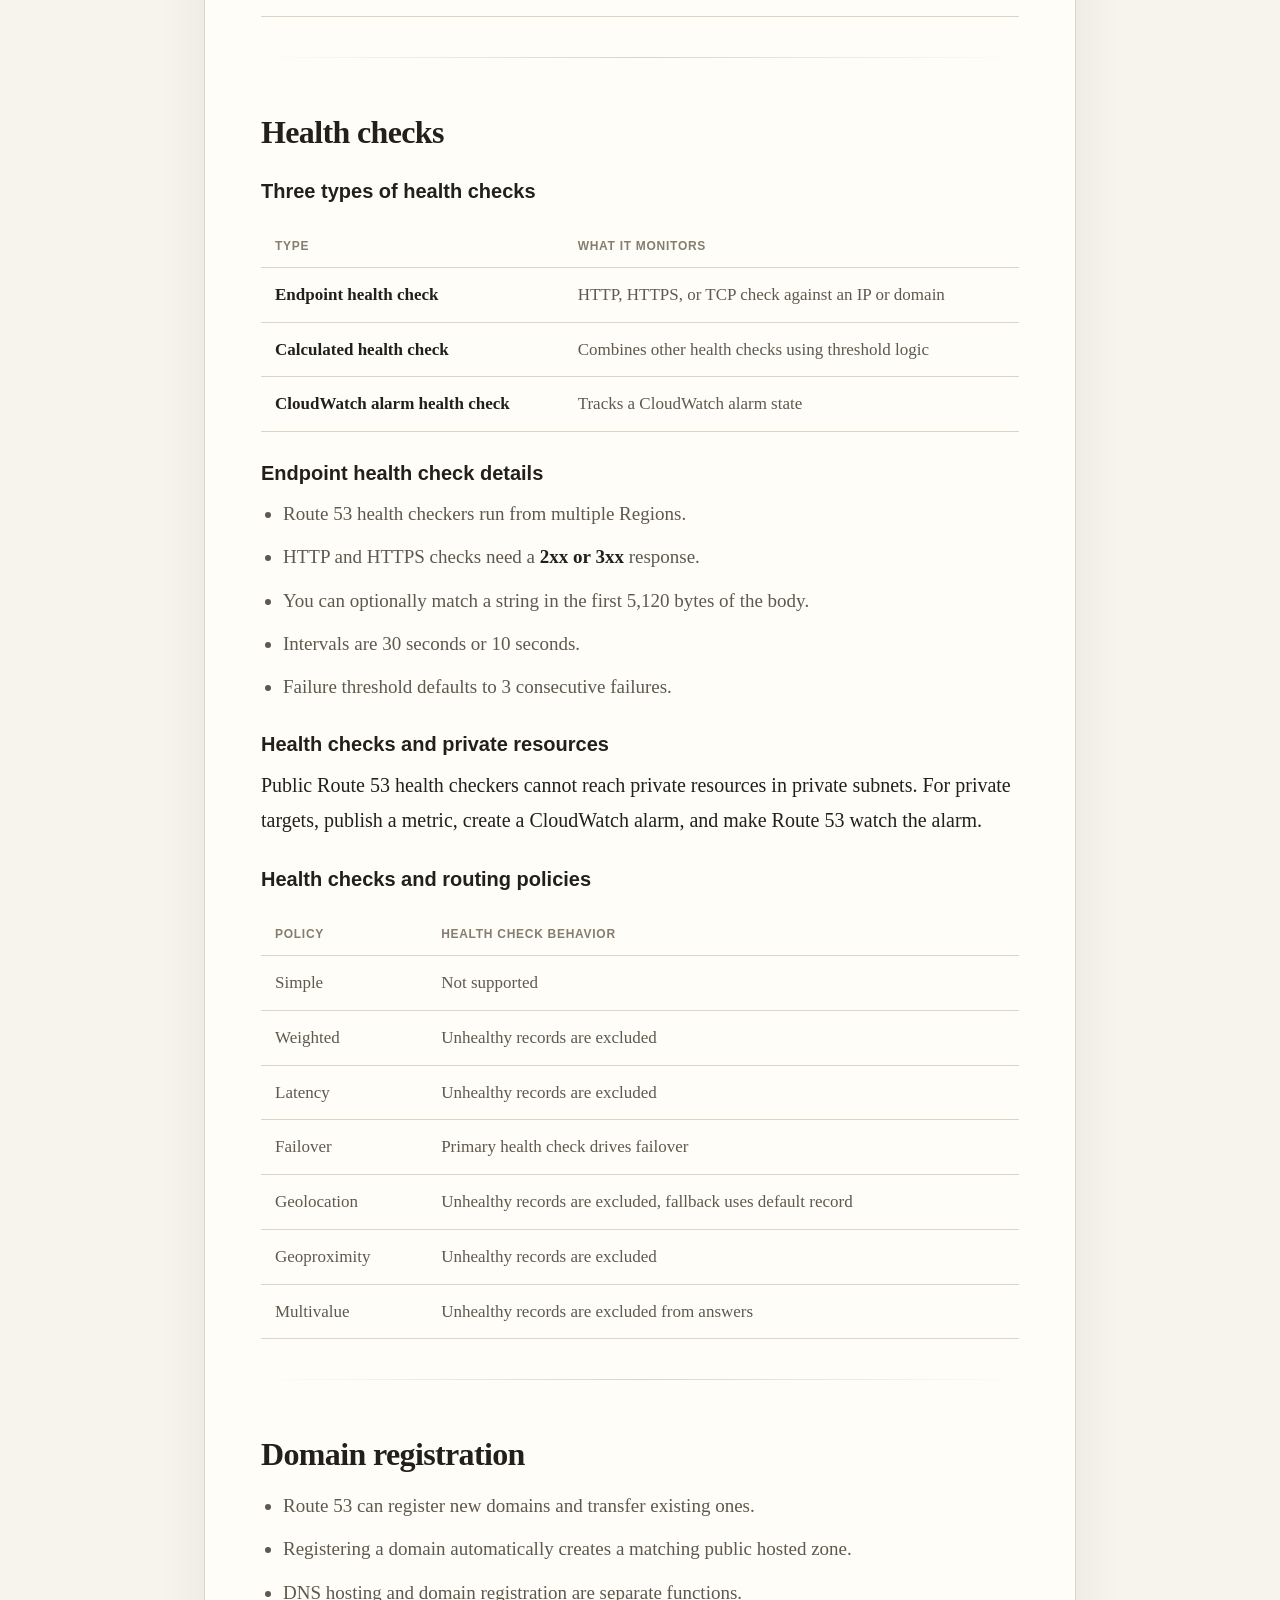
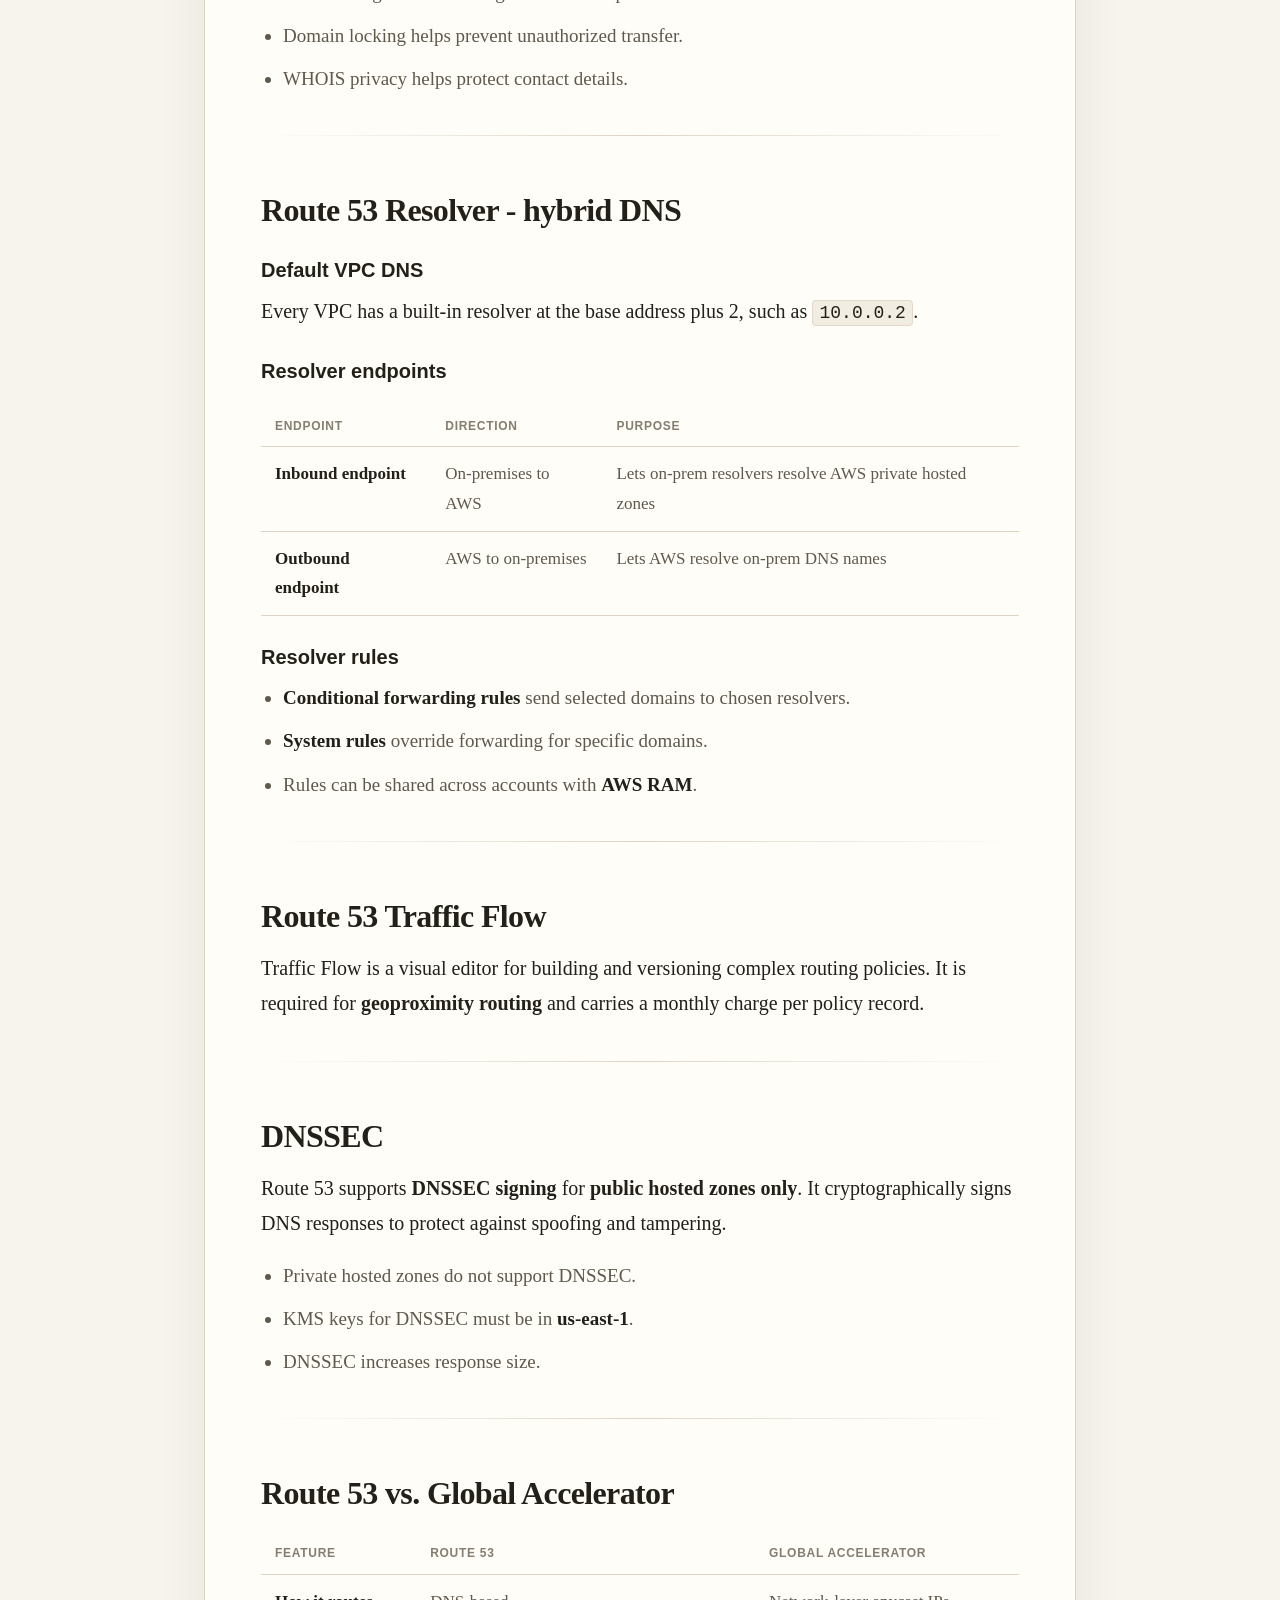
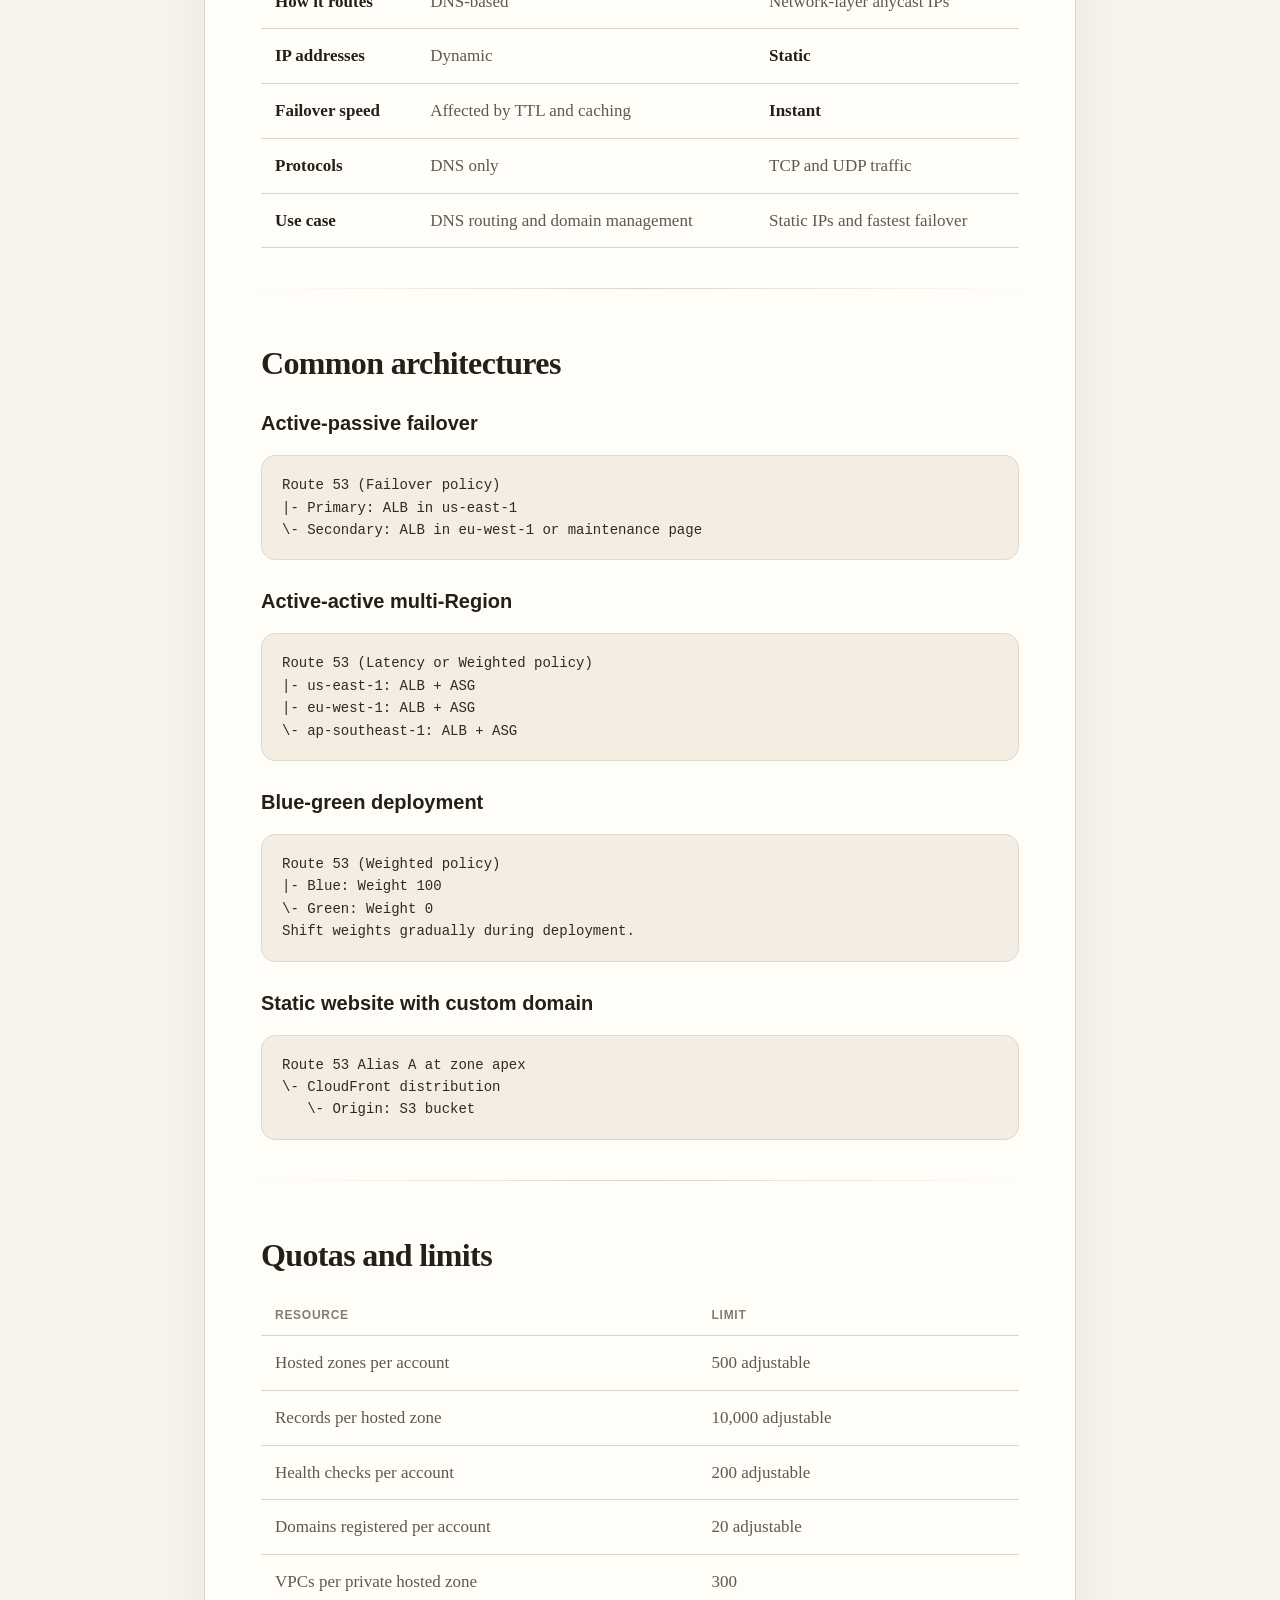
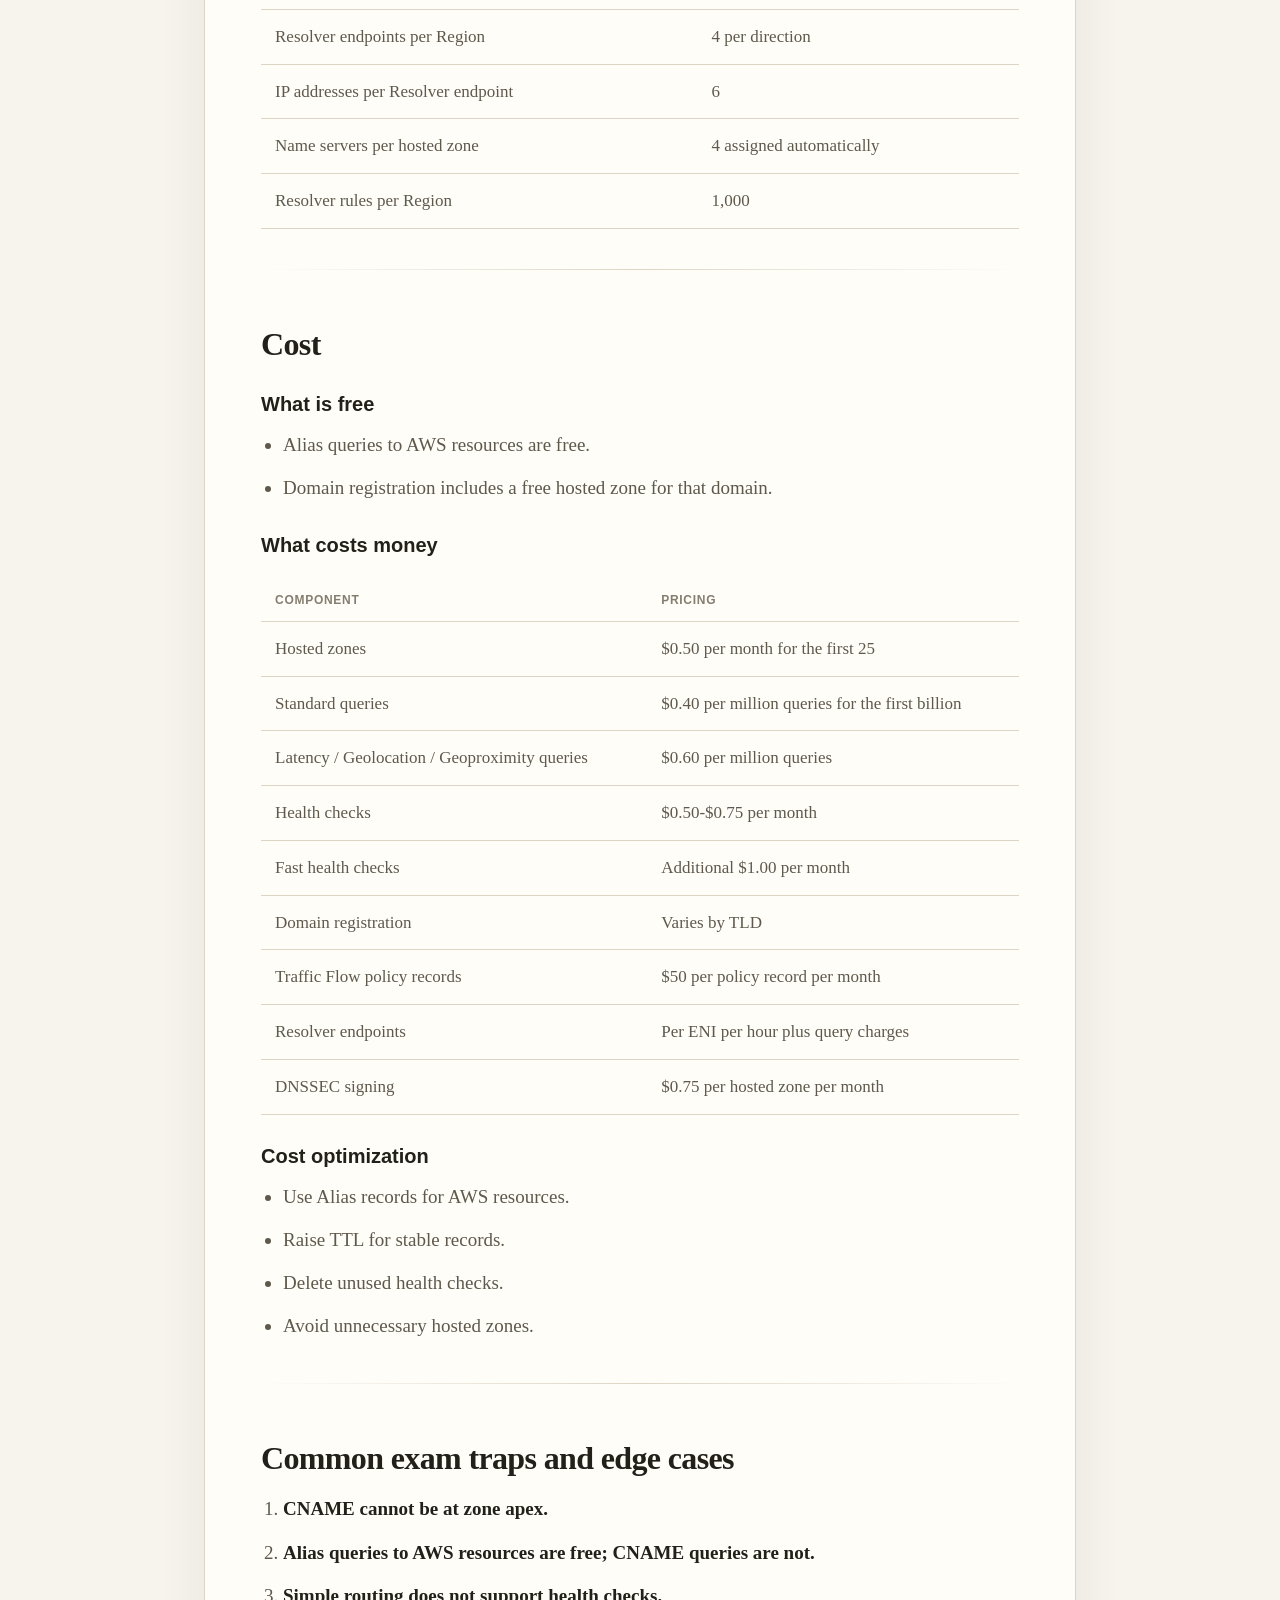
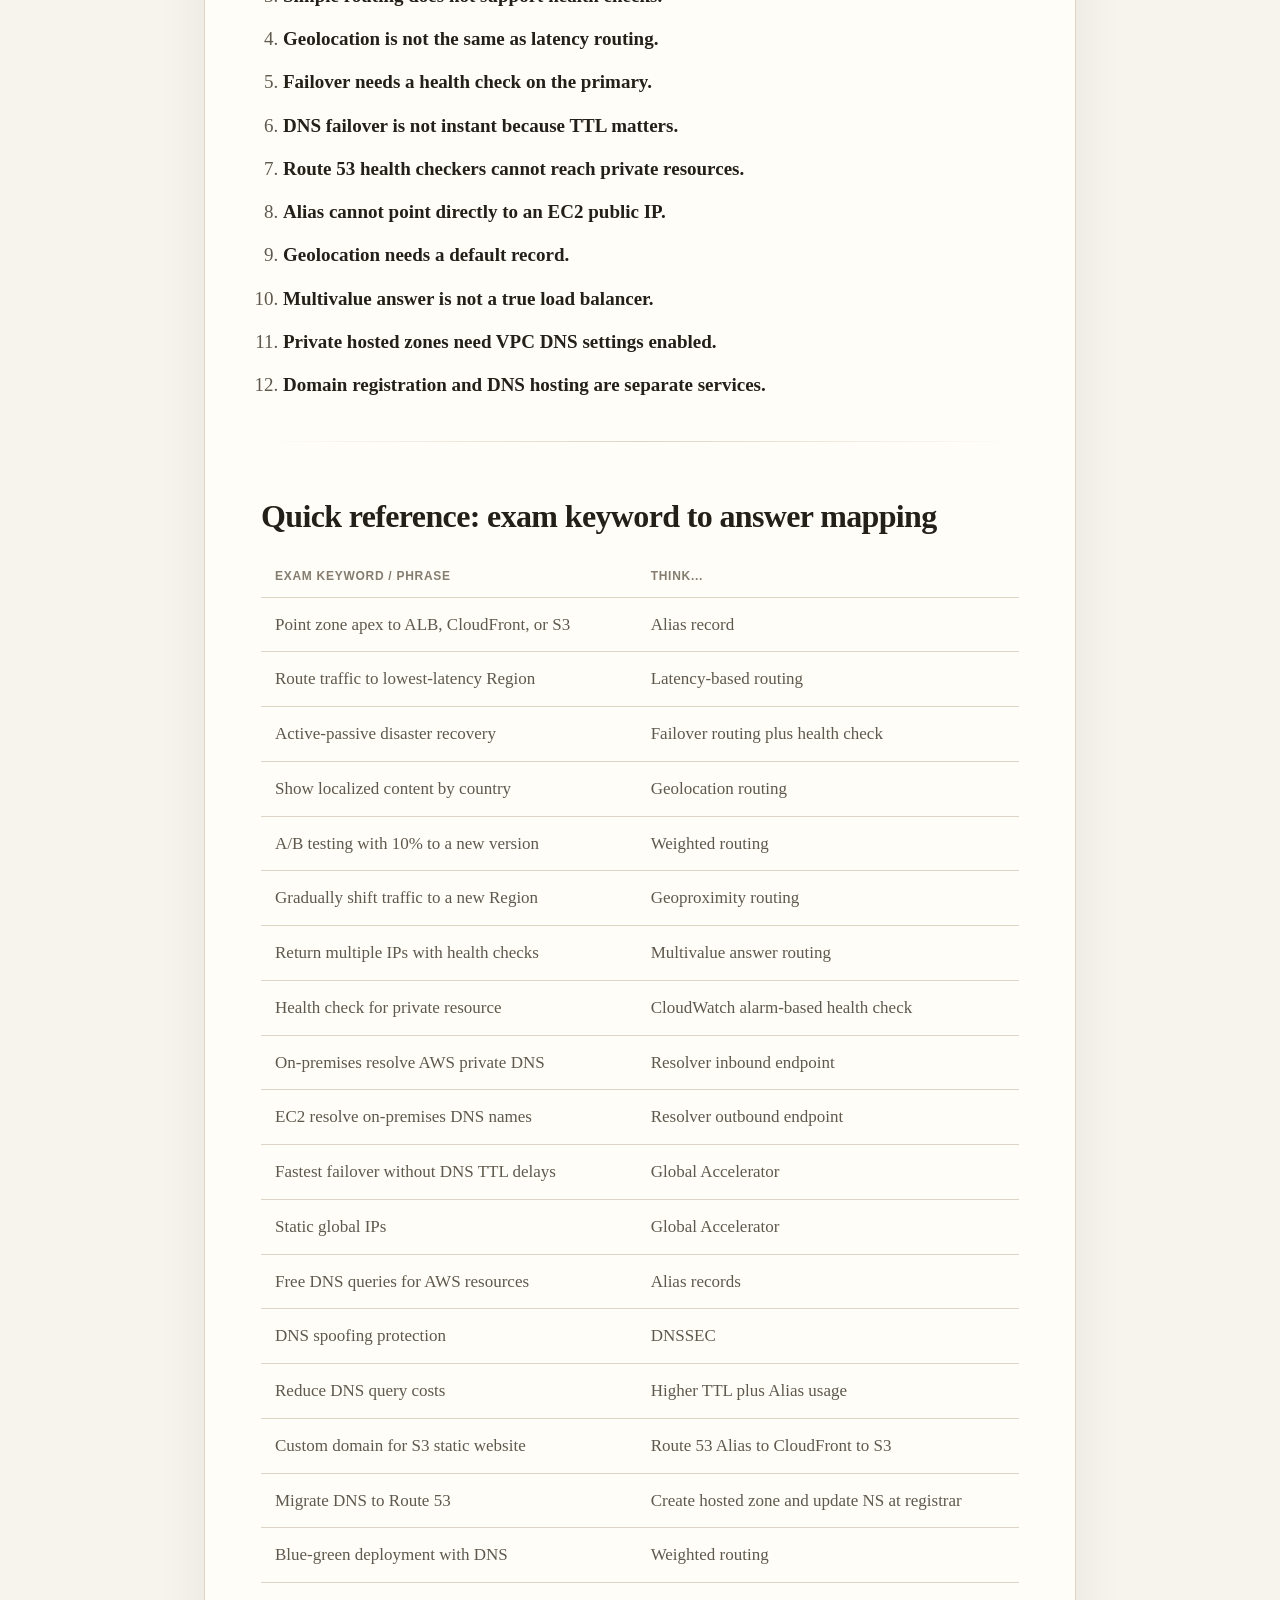
<file: route-53.html>
<!DOCTYPE html>
<html lang="en">
<head>
<meta charset="UTF-8">
<meta name="viewport" content="width=device-width, initial-scale=1.0">
<title>AWS Route 53: The Complete Guide for SAA-C03</title>
<style>
  *, *::before, *::after { box-sizing: border-box; }

  :root {
    --bg: #f7f4ee;
    --paper: #fffdf8;
    --border: #ddd4c5;
    --text: #222018;
    --text-dim: #5f594d;
    --text-faint: #857d70;
    --accent: #8d5c00;
    --accent-soft: rgba(141, 92, 0, 0.08);
    --shadow: 0 20px 50px rgba(44, 35, 19, 0.08);
  }

  html { scroll-behavior: smooth; }

  body {
    margin: 0;
    background: var(--bg);
    color: var(--text);
    font-family: Charter, "Iowan Old Style", "Palatino Linotype", "Book Antiqua", Georgia, serif;
    line-height: 1.75;
  }

  body::before {
    content: "";
    position: fixed;
    inset: 0;
    background:
      linear-gradient(180deg, rgba(255,255,255,0.55), rgba(255,255,255,0)),
      radial-gradient(circle at top left, rgba(255,255,255,0.5), transparent 30%);
    pointer-events: none;
    z-index: 0;
  }

  .page {
    position: relative;
    z-index: 1;
    max-width: 920px;
    margin: 0 auto;
    padding: 36px 24px 72px;
  }

  .topnav {
    display: flex;
    gap: 10px;
    margin-bottom: 18px;
    flex-wrap: wrap;
  }

  .navlink {
    display: inline-flex;
    align-items: center;
    border: 1px solid var(--border);
    border-radius: 999px;
    padding: 8px 14px;
    background: rgba(255, 253, 248, 0.82);
    color: var(--text-dim);
    text-decoration: none;
    font: 700 12px/1.2 "Helvetica Neue", Arial, sans-serif;
    letter-spacing: 0.06em;
    text-transform: uppercase;
    transition: background 140ms ease, color 140ms ease, border-color 140ms ease;
  }

  .navlink:hover {
    background: var(--accent-soft);
    border-color: #cfbea0;
    color: var(--text);
  }

  .navlink[aria-current="page"] {
    background: var(--accent-soft);
    border-color: #cfbea0;
    color: var(--accent);
  }

  .article {
    background: var(--paper);
    border: 1px solid var(--border);
    border-radius: 20px;
    box-shadow: var(--shadow);
    padding: 48px 56px;
  }

  header {
    margin-bottom: 32px;
  }

  h1 {
    font-size: clamp(27px, 3.5vw, 39px);
    line-height: 1.05;
    margin: 0 0 16px;
    letter-spacing: -0.02em;
  }

  .deck {
    font-size: 22px;
    line-height: 1.55;
    color: var(--text-dim);
    max-width: 720px;
    margin: 0;
  }

  h2 {
    font-size: 32px;
    line-height: 1.15;
    margin: 56px 0 16px;
    letter-spacing: -0.02em;
  }

  h3 {
    font: 700 20px/1.35 "Helvetica Neue", Arial, sans-serif;
    margin: 28px 0 10px;
    color: var(--text);
  }

  p {
    font-size: 20px;
    margin: 0 0 18px;
  }

  ul, ol {
    margin: 0 0 22px 22px;
    padding: 0;
  }

  li {
    font-size: 19px;
    margin-bottom: 10px;
    color: var(--text-dim);
  }

  strong { color: var(--text); }
  em { color: var(--text-dim); }

  code {
    font-family: "SFMono-Regular", Consolas, "Liberation Mono", Menlo, monospace;
    font-size: 0.9em;
    background: #f2ede3;
    border: 1px solid #e2d9c9;
    border-radius: 4px;
    padding: 0.12em 0.35em;
  }

  pre {
    margin: 18px 0 22px;
    padding: 18px 20px;
    overflow-x: auto;
    background: #f3ede3;
    border: 1px solid #e2d8c7;
    border-radius: 14px;
    color: #2f2a22;
    font: 14px/1.6 "SFMono-Regular", Consolas, "Liberation Mono", Menlo, monospace;
  }

  hr {
    border: 0;
    height: 1px;
    margin: 40px 0;
    background: linear-gradient(to right, transparent, var(--border), transparent);
  }

  table {
    width: 100%;
    border-collapse: collapse;
    margin: 22px 0 28px;
    font-size: 17px;
  }

  th, td {
    text-align: left;
    vertical-align: top;
    padding: 12px 14px;
    border-bottom: 1px solid var(--border);
  }

  th {
    font: 700 12px/1.3 "Helvetica Neue", Arial, sans-serif;
    letter-spacing: 0.06em;
    text-transform: uppercase;
    color: var(--text-faint);
  }

  td {
    color: var(--text-dim);
  }

  @media (max-width: 768px) {
    .page {
      padding-top: 24px;
    }

    .topnav {
      margin-bottom: 14px;
      gap: 8px;
    }

    .navlink {
      font-size: 11px;
      padding: 7px 12px;
    }

    .article {
      padding: 28px 18px;
      border-radius: 16px;
    }

    .deck {
      font-size: 18px;
    }

    p {
      font-size: 16px;
    }

    li {
      font-size: 15px;
    }

    h2 {
      font-size: 24px;
    }

    h3 {
      font-size: 18px;
    }

    table {
      display: block;
      overflow-x: auto;
      white-space: nowrap;
      font-size: 14px;
      -webkit-overflow-scrolling: touch;
    }

    th, td {
      padding: 10px 12px;
    }

    pre {
      font-size: 12px;
      padding: 14px 16px;
    }
  }
</style>
</head>
<body>
  <main class="page">
    <nav class="topnav" aria-label="Site sections">
      <a class="navlink" href="./index.html">IAM</a>
      <a class="navlink" href="./iam-cheat-sheet.html">IAM Cheat Sheet</a>
      <a class="navlink" href="./vpc.html">VPC</a>
      <a class="navlink" href="./vpc-overview.html">VPC Overview</a>
      <a class="navlink" href="./vpc-cheat-sheet.html">VPC Cheat Sheet</a>
      <a class="navlink" href="./ec2-cheat-sheet.html">EC2 Cheat Sheet</a>
      <a class="navlink" href="./s3.html">S3</a>
      <a class="navlink" href="./s3-cheat-sheet.html">S3 Cheat Sheet</a>
      <a class="navlink" href="./storage-cheat-sheet.html">Storage Cheat Sheet</a>
      <a class="navlink" href="./sqs-sns-cheat-sheet.html">SQS SNS Cheat Sheet</a>
      <a class="navlink" href="./ec2-and-ebs.html">EC2 and EBS and ELB</a>
      <a class="navlink" href="./efs.html">EFS</a>
      <a class="navlink" href="./dynamodb.html">DynamoDB</a>
      <a class="navlink" href="./aurora-and-rds.html">Aurora and RDS</a>
      <a class="navlink" href="./route-53.html" aria-current="page">Route 53</a>
    </nav>
    <article class="article">
      <header>
        <h1>AWS Route 53: The Complete Guide for SAA-C03</h1>
        <p class="deck"><em>Everything you need to know about Amazon Route 53 &mdash; DNS fundamentals, hosted zones, record types, Alias vs. CNAME, all routing policies, health checks, failover, domain registration, Route 53 Resolver, DNSSEC, availability, cost, hard limits, and every exam trap &mdash; in one place.</em></p>
      </header>

      <hr>

      <section>
        <h2>What is Route 53?</h2>
        <p>Amazon Route 53 is a <strong>highly available, scalable DNS web service</strong> that performs three functions:</p>
        <ol>
          <li><strong>Domain registration</strong></li>
          <li><strong>DNS routing</strong></li>
          <li><strong>Health checking</strong></li>
        </ol>
        <p><strong>Why "Route 53"?</strong> It is named after TCP/UDP <strong>port 53</strong>, the standard DNS port.</p>
        <p><strong>Key properties:</strong></p>
        <ul>
          <li><strong>100% availability SLA</strong></li>
          <li><strong>Global service</strong></li>
          <li><strong>Anycast network</strong> for routing queries to the nearest edge location</li>
        </ul>
      </section>

      <hr>

      <section>
        <h2>DNS fundamentals - what you need to know</h2>
        <h3>How DNS works</h3>
        <ol>
          <li>User types <code>www.example.com</code> into a browser.</li>
          <li>The browser asks a DNS resolver.</li>
          <li>The resolver queries root servers, then TLD servers, then the authoritative name servers.</li>
          <li>Route 53 returns the IP address.</li>
          <li>The browser connects to that IP.</li>
        </ol>

        <h3>Key DNS terms</h3>
        <table>
          <thead>
            <tr><th>Term</th><th>Definition</th></tr>
          </thead>
          <tbody>
            <tr><td><strong>Domain name</strong></td><td>Human-readable address like <code>example.com</code></td></tr>
            <tr><td><strong>IP address</strong></td><td>Machine-readable address like <code>192.0.2.1</code></td></tr>
            <tr><td><strong>TLD</strong></td><td>Top-level domain such as <code>.com</code> or <code>.org</code></td></tr>
            <tr><td><strong>FQDN</strong></td><td>Fully qualified domain name such as <code>api.example.com.</code></td></tr>
            <tr><td><strong>Zone apex</strong></td><td>The root of the domain, such as <code>example.com</code></td></tr>
            <tr><td><strong>TTL</strong></td><td>How long a resolver caches a response</td></tr>
            <tr><td><strong>NS</strong></td><td>Name server record</td></tr>
            <tr><td><strong>Authoritative DNS</strong></td><td>The final source of truth for a domain</td></tr>
          </tbody>
        </table>

        <h3>TTL - critical for the exam</h3>
        <table>
          <thead>
            <tr><th>TTL value</th><th>Effect</th></tr>
          </thead>
          <tbody>
            <tr><td><strong>High TTL</strong></td><td>Lower cost and fewer queries, but slower change propagation</td></tr>
            <tr><td><strong>Low TTL</strong></td><td>Faster propagation, but more queries and higher cost</td></tr>
          </tbody>
        </table>
        <p>Before a migration or failover, lower TTL well in advance. After the change is stable, raise it again.</p>
        <p><strong>Alias records</strong> have TTL set automatically by Route 53.</p>
      </section>

      <hr>

      <section>
        <h2>Hosted zones</h2>
        <h3>Public hosted zone</h3>
        <table>
          <thead>
            <tr><th>Property</th><th>Detail</th></tr>
          </thead>
          <tbody>
            <tr><td><strong>Purpose</strong></td><td>Routes traffic on the public internet</td></tr>
            <tr><td><strong>Scope</strong></td><td>Accessible from anywhere</td></tr>
            <tr><td><strong>Example</strong></td><td><code>example.com</code> resolving to public endpoints</td></tr>
          </tbody>
        </table>

        <h3>Private hosted zone</h3>
        <table>
          <thead>
            <tr><th>Property</th><th>Detail</th></tr>
          </thead>
          <tbody>
            <tr><td><strong>Purpose</strong></td><td>Private DNS for one or more VPCs</td></tr>
            <tr><td><strong>Scope</strong></td><td>Only accessible from associated VPCs</td></tr>
            <tr><td><strong>Requires</strong></td><td><code>enableDnsSupport</code> and <code>enableDnsHostnames</code> set to true</td></tr>
            <tr><td><strong>Example</strong></td><td><code>internal.example.com</code> resolving to private IPs</td></tr>
            <tr><td><strong>Cross-account</strong></td><td>Can associate with VPCs in other accounts</td></tr>
          </tbody>
        </table>
        <p><strong>Exam trigger:</strong> private internal names mean <strong>private hosted zone</strong>. Public internet names mean <strong>public hosted zone</strong>.</p>
      </section>

      <hr>

      <section>
        <h2>DNS record types</h2>
        <table>
          <thead>
            <tr><th>Record type</th><th>Purpose</th><th>Example</th></tr>
          </thead>
          <tbody>
            <tr><td><strong>A</strong></td><td>Maps to IPv4</td><td><code>example.com → 192.0.2.1</code></td></tr>
            <tr><td><strong>AAAA</strong></td><td>Maps to IPv6</td><td><code>example.com → 2001:db8::1</code></td></tr>
            <tr><td><strong>CNAME</strong></td><td>Maps to another domain name</td><td><code>www.example.com → example.com</code></td></tr>
            <tr><td><strong>NS</strong></td><td>Names the authoritative name servers</td><td><code>example.com → ns-123.awsdns-45.com</code></td></tr>
            <tr><td><strong>SOA</strong></td><td>Zone metadata</td><td>Created automatically</td></tr>
            <tr><td><strong>MX</strong></td><td>Mail routing</td><td><code>10 mail.example.com</code></td></tr>
            <tr><td><strong>TXT</strong></td><td>Verification and email policy text</td><td><code>v=spf1 ...</code></td></tr>
            <tr><td><strong>SRV</strong></td><td>Service location data</td><td>Service discovery records</td></tr>
            <tr><td><strong>CAA</strong></td><td>Certificate authority authorization</td><td>Restricts issuing CAs</td></tr>
          </tbody>
        </table>

        <h3>Alias records - Route 53 special</h3>
        <table>
          <thead>
            <tr><th>Property</th><th>Alias</th><th>CNAME</th></tr>
          </thead>
          <tbody>
            <tr><td><strong>Zone apex support</strong></td><td>Yes</td><td>No</td></tr>
            <tr><td><strong>Cost</strong></td><td>Free for AWS resource queries</td><td>Charged per query</td></tr>
            <tr><td><strong>Target</strong></td><td>AWS resources only</td><td>Any domain name</td></tr>
            <tr><td><strong>TTL</strong></td><td>Automatic</td><td>Configurable</td></tr>
          </tbody>
        </table>

        <h3>Alias targets</h3>
        <table>
          <thead>
            <tr><th>Resource</th><th>Alias supported?</th></tr>
          </thead>
          <tbody>
            <tr><td>ELB</td><td><strong>Yes</strong></td></tr>
            <tr><td>CloudFront distribution</td><td><strong>Yes</strong></td></tr>
            <tr><td>S3 website endpoint</td><td><strong>Yes</strong></td></tr>
            <tr><td>API Gateway</td><td><strong>Yes</strong></td></tr>
            <tr><td>Elastic Beanstalk</td><td><strong>Yes</strong></td></tr>
            <tr><td>VPC interface endpoint</td><td><strong>Yes</strong></td></tr>
            <tr><td>Another Route 53 record in same zone</td><td><strong>Yes</strong></td></tr>
            <tr><td>Global Accelerator</td><td><strong>Yes</strong></td></tr>
            <tr><td>EC2 instance public IP</td><td><strong>No</strong> - use A record</td></tr>
            <tr><td>RDS endpoint</td><td><strong>No</strong> - use CNAME</td></tr>
          </tbody>
        </table>
        <p><strong>The number one Route 53 exam rule:</strong> you cannot create a CNAME at the zone apex. If the apex needs to point at an AWS resource, use an <strong>Alias record</strong>.</p>
      </section>

      <hr>

      <section>
        <h2>Routing policies - the complete guide</h2>
        <h3>1. Simple routing</h3>
        <table>
          <thead>
            <tr><th>Property</th><th>Detail</th></tr>
          </thead>
          <tbody>
            <tr><td><strong>How it works</strong></td><td>Returns one or more values; the client chooses</td></tr>
            <tr><td><strong>Health checks</strong></td><td>Not supported</td></tr>
            <tr><td><strong>Use case</strong></td><td>Single resource with no special routing need</td></tr>
          </tbody>
        </table>

        <h3>2. Weighted routing</h3>
        <table>
          <thead>
            <tr><th>Property</th><th>Detail</th></tr>
          </thead>
          <tbody>
            <tr><td><strong>How it works</strong></td><td>Distributes traffic according to weights from 0 to 255</td></tr>
            <tr><td><strong>Health checks</strong></td><td>Supported</td></tr>
            <tr><td><strong>Use case</strong></td><td>A/B tests, blue-green rollout, gradual migration</td></tr>
          </tbody>
        </table>
        <p>Weight 70 to A and 30 to B sends roughly 70% to A and 30% to B. If all records have weight 0, Route 53 distributes traffic equally.</p>

        <h3>3. Latency-based routing</h3>
        <table>
          <thead>
            <tr><th>Property</th><th>Detail</th></tr>
          </thead>
          <tbody>
            <tr><td><strong>How it works</strong></td><td>Routes to the Region with the lowest measured latency</td></tr>
            <tr><td><strong>Health checks</strong></td><td>Supported</td></tr>
            <tr><td><strong>Use case</strong></td><td>Global apps needing the best user experience</td></tr>
          </tbody>
        </table>

        <h3>4. Failover routing</h3>
        <table>
          <thead>
            <tr><th>Property</th><th>Detail</th></tr>
          </thead>
          <tbody>
            <tr><td><strong>How it works</strong></td><td>Active-passive routing between primary and secondary</td></tr>
            <tr><td><strong>Health checks</strong></td><td>Required on the primary</td></tr>
            <tr><td><strong>Use case</strong></td><td>Disaster recovery</td></tr>
          </tbody>
        </table>

        <h3>5. Geolocation routing</h3>
        <table>
          <thead>
            <tr><th>Property</th><th>Detail</th></tr>
          </thead>
          <tbody>
            <tr><td><strong>How it works</strong></td><td>Routes based on the user's physical location</td></tr>
            <tr><td><strong>Health checks</strong></td><td>Supported</td></tr>
            <tr><td><strong>Default record</strong></td><td>Required</td></tr>
            <tr><td><strong>Use case</strong></td><td>Localization and regional compliance</td></tr>
          </tbody>
        </table>

        <h3>6. Geoproximity routing</h3>
        <table>
          <thead>
            <tr><th>Property</th><th>Detail</th></tr>
          </thead>
          <tbody>
            <tr><td><strong>How it works</strong></td><td>Routes by distance between users and resources, with adjustable bias</td></tr>
            <tr><td><strong>Health checks</strong></td><td>Supported</td></tr>
            <tr><td><strong>Requires</strong></td><td>Route 53 Traffic Flow</td></tr>
            <tr><td><strong>Use case</strong></td><td>Shift traffic geographically without moving infrastructure</td></tr>
          </tbody>
        </table>

        <h3>7. Multivalue answer routing</h3>
        <table>
          <thead>
            <tr><th>Property</th><th>Detail</th></tr>
          </thead>
          <tbody>
            <tr><td><strong>How it works</strong></td><td>Returns up to 8 healthy records randomly</td></tr>
            <tr><td><strong>Health checks</strong></td><td>Supported</td></tr>
            <tr><td><strong>Use case</strong></td><td>Client-side selection with health awareness</td></tr>
          </tbody>
        </table>
        <p><strong>Exam trap:</strong> multivalue answer is not a real load balancer.</p>

        <h3>Routing policy decision table</h3>
        <table>
          <thead>
            <tr><th>Scenario</th><th>Policy</th></tr>
          </thead>
          <tbody>
            <tr><td>Single resource, no special need</td><td><strong>Simple</strong></td></tr>
            <tr><td>A/B testing or gradual migration</td><td><strong>Weighted</strong></td></tr>
            <tr><td>Route to lowest-latency Region</td><td><strong>Latency</strong></td></tr>
            <tr><td>Active-passive disaster recovery</td><td><strong>Failover</strong></td></tr>
            <tr><td>Localized content by geography</td><td><strong>Geolocation</strong></td></tr>
            <tr><td>Shift traffic geographically with bias</td><td><strong>Geoproximity</strong></td></tr>
            <tr><td>Return multiple healthy IPs</td><td><strong>Multivalue</strong></td></tr>
          </tbody>
        </table>
      </section>

      <hr>

      <section>
        <h2>Health checks</h2>
        <h3>Three types of health checks</h3>
        <table>
          <thead>
            <tr><th>Type</th><th>What it monitors</th></tr>
          </thead>
          <tbody>
            <tr><td><strong>Endpoint health check</strong></td><td>HTTP, HTTPS, or TCP check against an IP or domain</td></tr>
            <tr><td><strong>Calculated health check</strong></td><td>Combines other health checks using threshold logic</td></tr>
            <tr><td><strong>CloudWatch alarm health check</strong></td><td>Tracks a CloudWatch alarm state</td></tr>
          </tbody>
        </table>

        <h3>Endpoint health check details</h3>
        <ul>
          <li>Route 53 health checkers run from multiple Regions.</li>
          <li>HTTP and HTTPS checks need a <strong>2xx or 3xx</strong> response.</li>
          <li>You can optionally match a string in the first 5,120 bytes of the body.</li>
          <li>Intervals are 30 seconds or 10 seconds.</li>
          <li>Failure threshold defaults to 3 consecutive failures.</li>
        </ul>

        <h3>Health checks and private resources</h3>
        <p>Public Route 53 health checkers cannot reach private resources in private subnets. For private targets, publish a metric, create a CloudWatch alarm, and make Route 53 watch the alarm.</p>

        <h3>Health checks and routing policies</h3>
        <table>
          <thead>
            <tr><th>Policy</th><th>Health check behavior</th></tr>
          </thead>
          <tbody>
            <tr><td>Simple</td><td>Not supported</td></tr>
            <tr><td>Weighted</td><td>Unhealthy records are excluded</td></tr>
            <tr><td>Latency</td><td>Unhealthy records are excluded</td></tr>
            <tr><td>Failover</td><td>Primary health check drives failover</td></tr>
            <tr><td>Geolocation</td><td>Unhealthy records are excluded, fallback uses default record</td></tr>
            <tr><td>Geoproximity</td><td>Unhealthy records are excluded</td></tr>
            <tr><td>Multivalue</td><td>Unhealthy records are excluded from answers</td></tr>
          </tbody>
        </table>
      </section>

      <hr>

      <section>
        <h2>Domain registration</h2>
        <ul>
          <li>Route 53 can register new domains and transfer existing ones.</li>
          <li>Registering a domain automatically creates a matching public hosted zone.</li>
          <li>DNS hosting and domain registration are separate functions.</li>
          <li>Domain locking helps prevent unauthorized transfer.</li>
          <li>WHOIS privacy helps protect contact details.</li>
        </ul>
      </section>

      <hr>

      <section>
        <h2>Route 53 Resolver - hybrid DNS</h2>
        <h3>Default VPC DNS</h3>
        <p>Every VPC has a built-in resolver at the base address plus 2, such as <code>10.0.0.2</code>.</p>

        <h3>Resolver endpoints</h3>
        <table>
          <thead>
            <tr><th>Endpoint</th><th>Direction</th><th>Purpose</th></tr>
          </thead>
          <tbody>
            <tr><td><strong>Inbound endpoint</strong></td><td>On-premises to AWS</td><td>Lets on-prem resolvers resolve AWS private hosted zones</td></tr>
            <tr><td><strong>Outbound endpoint</strong></td><td>AWS to on-premises</td><td>Lets AWS resolve on-prem DNS names</td></tr>
          </tbody>
        </table>

        <h3>Resolver rules</h3>
        <ul>
          <li><strong>Conditional forwarding rules</strong> send selected domains to chosen resolvers.</li>
          <li><strong>System rules</strong> override forwarding for specific domains.</li>
          <li>Rules can be shared across accounts with <strong>AWS RAM</strong>.</li>
        </ul>
      </section>

      <hr>

      <section>
        <h2>Route 53 Traffic Flow</h2>
        <p>Traffic Flow is a visual editor for building and versioning complex routing policies. It is required for <strong>geoproximity routing</strong> and carries a monthly charge per policy record.</p>
      </section>

      <hr>

      <section>
        <h2>DNSSEC</h2>
        <p>Route 53 supports <strong>DNSSEC signing</strong> for <strong>public hosted zones only</strong>. It cryptographically signs DNS responses to protect against spoofing and tampering.</p>
        <ul>
          <li>Private hosted zones do not support DNSSEC.</li>
          <li>KMS keys for DNSSEC must be in <strong>us-east-1</strong>.</li>
          <li>DNSSEC increases response size.</li>
        </ul>
      </section>

      <hr>

      <section>
        <h2>Route 53 vs. Global Accelerator</h2>
        <table>
          <thead>
            <tr><th>Feature</th><th>Route 53</th><th>Global Accelerator</th></tr>
          </thead>
          <tbody>
            <tr><td><strong>How it routes</strong></td><td>DNS-based</td><td>Network-layer anycast IPs</td></tr>
            <tr><td><strong>IP addresses</strong></td><td>Dynamic</td><td><strong>Static</strong></td></tr>
            <tr><td><strong>Failover speed</strong></td><td>Affected by TTL and caching</td><td><strong>Instant</strong></td></tr>
            <tr><td><strong>Protocols</strong></td><td>DNS only</td><td>TCP and UDP traffic</td></tr>
            <tr><td><strong>Use case</strong></td><td>DNS routing and domain management</td><td>Static IPs and fastest failover</td></tr>
          </tbody>
        </table>
      </section>

      <hr>

      <section>
        <h2>Common architectures</h2>
        <h3>Active-passive failover</h3>
<pre>Route 53 (Failover policy)
|- Primary: ALB in us-east-1
\- Secondary: ALB in eu-west-1 or maintenance page</pre>

        <h3>Active-active multi-Region</h3>
<pre>Route 53 (Latency or Weighted policy)
|- us-east-1: ALB + ASG
|- eu-west-1: ALB + ASG
\- ap-southeast-1: ALB + ASG</pre>

        <h3>Blue-green deployment</h3>
<pre>Route 53 (Weighted policy)
|- Blue: Weight 100
\- Green: Weight 0
Shift weights gradually during deployment.</pre>

        <h3>Static website with custom domain</h3>
<pre>Route 53 Alias A at zone apex
\- CloudFront distribution
   \- Origin: S3 bucket</pre>
      </section>

      <hr>

      <section>
        <h2>Quotas and limits</h2>
        <table>
          <thead>
            <tr><th>Resource</th><th>Limit</th></tr>
          </thead>
          <tbody>
            <tr><td>Hosted zones per account</td><td>500 adjustable</td></tr>
            <tr><td>Records per hosted zone</td><td>10,000 adjustable</td></tr>
            <tr><td>Health checks per account</td><td>200 adjustable</td></tr>
            <tr><td>Domains registered per account</td><td>20 adjustable</td></tr>
            <tr><td>VPCs per private hosted zone</td><td>300</td></tr>
            <tr><td>Resolver endpoints per Region</td><td>4 per direction</td></tr>
            <tr><td>IP addresses per Resolver endpoint</td><td>6</td></tr>
            <tr><td>Name servers per hosted zone</td><td>4 assigned automatically</td></tr>
            <tr><td>Resolver rules per Region</td><td>1,000</td></tr>
          </tbody>
        </table>
      </section>

      <hr>

      <section>
        <h2>Cost</h2>
        <h3>What is free</h3>
        <ul>
          <li>Alias queries to AWS resources are free.</li>
          <li>Domain registration includes a free hosted zone for that domain.</li>
        </ul>

        <h3>What costs money</h3>
        <table>
          <thead>
            <tr><th>Component</th><th>Pricing</th></tr>
          </thead>
          <tbody>
            <tr><td>Hosted zones</td><td>$0.50 per month for the first 25</td></tr>
            <tr><td>Standard queries</td><td>$0.40 per million queries for the first billion</td></tr>
            <tr><td>Latency / Geolocation / Geoproximity queries</td><td>$0.60 per million queries</td></tr>
            <tr><td>Health checks</td><td>$0.50-$0.75 per month</td></tr>
            <tr><td>Fast health checks</td><td>Additional $1.00 per month</td></tr>
            <tr><td>Domain registration</td><td>Varies by TLD</td></tr>
            <tr><td>Traffic Flow policy records</td><td>$50 per policy record per month</td></tr>
            <tr><td>Resolver endpoints</td><td>Per ENI per hour plus query charges</td></tr>
            <tr><td>DNSSEC signing</td><td>$0.75 per hosted zone per month</td></tr>
          </tbody>
        </table>

        <h3>Cost optimization</h3>
        <ul>
          <li>Use Alias records for AWS resources.</li>
          <li>Raise TTL for stable records.</li>
          <li>Delete unused health checks.</li>
          <li>Avoid unnecessary hosted zones.</li>
        </ul>
      </section>

      <hr>

      <section>
        <h2>Common exam traps and edge cases</h2>
        <ol>
          <li><strong>CNAME cannot be at zone apex.</strong></li>
          <li><strong>Alias queries to AWS resources are free; CNAME queries are not.</strong></li>
          <li><strong>Simple routing does not support health checks.</strong></li>
          <li><strong>Geolocation is not the same as latency routing.</strong></li>
          <li><strong>Failover needs a health check on the primary.</strong></li>
          <li><strong>DNS failover is not instant because TTL matters.</strong></li>
          <li><strong>Route 53 health checkers cannot reach private resources.</strong></li>
          <li><strong>Alias cannot point directly to an EC2 public IP.</strong></li>
          <li><strong>Geolocation needs a default record.</strong></li>
          <li><strong>Multivalue answer is not a true load balancer.</strong></li>
          <li><strong>Private hosted zones need VPC DNS settings enabled.</strong></li>
          <li><strong>Domain registration and DNS hosting are separate services.</strong></li>
        </ol>
      </section>

      <hr>

      <section>
        <h2>Quick reference: exam keyword to answer mapping</h2>
        <table>
          <thead>
            <tr><th>Exam keyword / phrase</th><th>Think...</th></tr>
          </thead>
          <tbody>
            <tr><td>Point zone apex to ALB, CloudFront, or S3</td><td>Alias record</td></tr>
            <tr><td>Route traffic to lowest-latency Region</td><td>Latency-based routing</td></tr>
            <tr><td>Active-passive disaster recovery</td><td>Failover routing plus health check</td></tr>
            <tr><td>Show localized content by country</td><td>Geolocation routing</td></tr>
            <tr><td>A/B testing with 10% to a new version</td><td>Weighted routing</td></tr>
            <tr><td>Gradually shift traffic to a new Region</td><td>Geoproximity routing</td></tr>
            <tr><td>Return multiple IPs with health checks</td><td>Multivalue answer routing</td></tr>
            <tr><td>Health check for private resource</td><td>CloudWatch alarm-based health check</td></tr>
            <tr><td>On-premises resolve AWS private DNS</td><td>Resolver inbound endpoint</td></tr>
            <tr><td>EC2 resolve on-premises DNS names</td><td>Resolver outbound endpoint</td></tr>
            <tr><td>Fastest failover without DNS TTL delays</td><td>Global Accelerator</td></tr>
            <tr><td>Static global IPs</td><td>Global Accelerator</td></tr>
            <tr><td>Free DNS queries for AWS resources</td><td>Alias records</td></tr>
            <tr><td>DNS spoofing protection</td><td>DNSSEC</td></tr>
            <tr><td>Reduce DNS query costs</td><td>Higher TTL plus Alias usage</td></tr>
            <tr><td>Custom domain for S3 static website</td><td>Route 53 Alias to CloudFront to S3</td></tr>
            <tr><td>Migrate DNS to Route 53</td><td>Create hosted zone and update NS at registrar</td></tr>
            <tr><td>Blue-green deployment with DNS</td><td>Weighted routing</td></tr>
            <tr><td>Resolve internal microservice names in VPC</td><td>Private hosted zone</td></tr>
            <tr><td>Share DNS forwarding rules across accounts</td><td>Resolver rules plus AWS RAM</td></tr>
          </tbody>
        </table>
      </section>

      <hr>

      <section>
        <h2>Final mental model</h2>
        <p>Every Route 53 exam question can be broken down with this sequence:</p>
        <ol>
          <li><strong>What type of record?</strong> Apex usually means Alias. Non-AWS domain targets often mean CNAME. IP addresses mean A or AAAA.</li>
          <li><strong>What routing is needed?</strong> Match the policy to the scenario.</li>
          <li><strong>Is health checking needed?</strong> Private targets require CloudWatch alarm health checks.</li>
          <li><strong>Public or private DNS?</strong> Public hosted zone for internet-facing names, private hosted zone for VPC-only resolution.</li>
          <li><strong>Is hybrid DNS needed?</strong> Resolver inbound and outbound endpoints solve that.</li>
          <li><strong>Is failover speed critical?</strong> DNS TTL is the limiter; Global Accelerator is the fast-failover answer.</li>
          <li><strong>What about cost?</strong> Alias is free for AWS resources and TTL affects query volume.</li>
        </ol>
        <p>If you can answer these seven questions for any scenario, you can answer any Route 53 question on the SAA-C03.</p>
      </section>
    </article>
  </main>
</body>
</html>
</file>
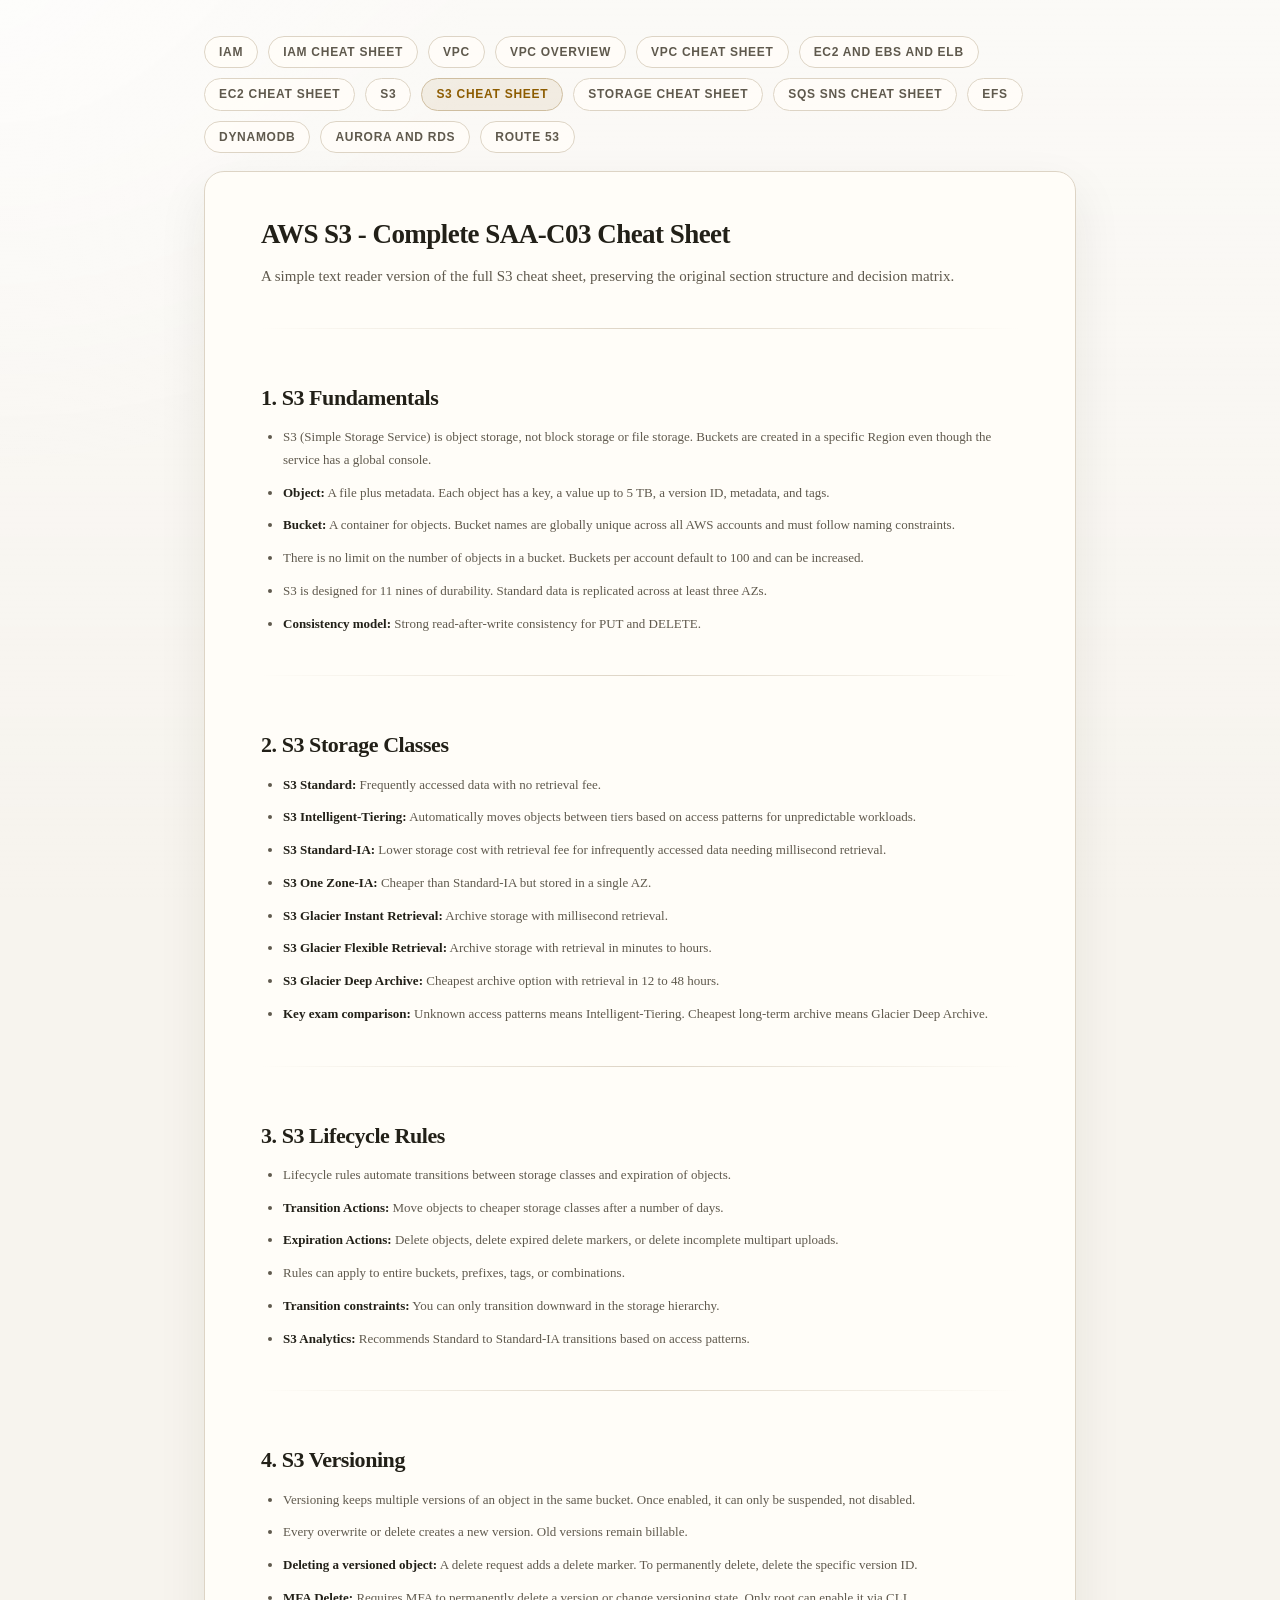
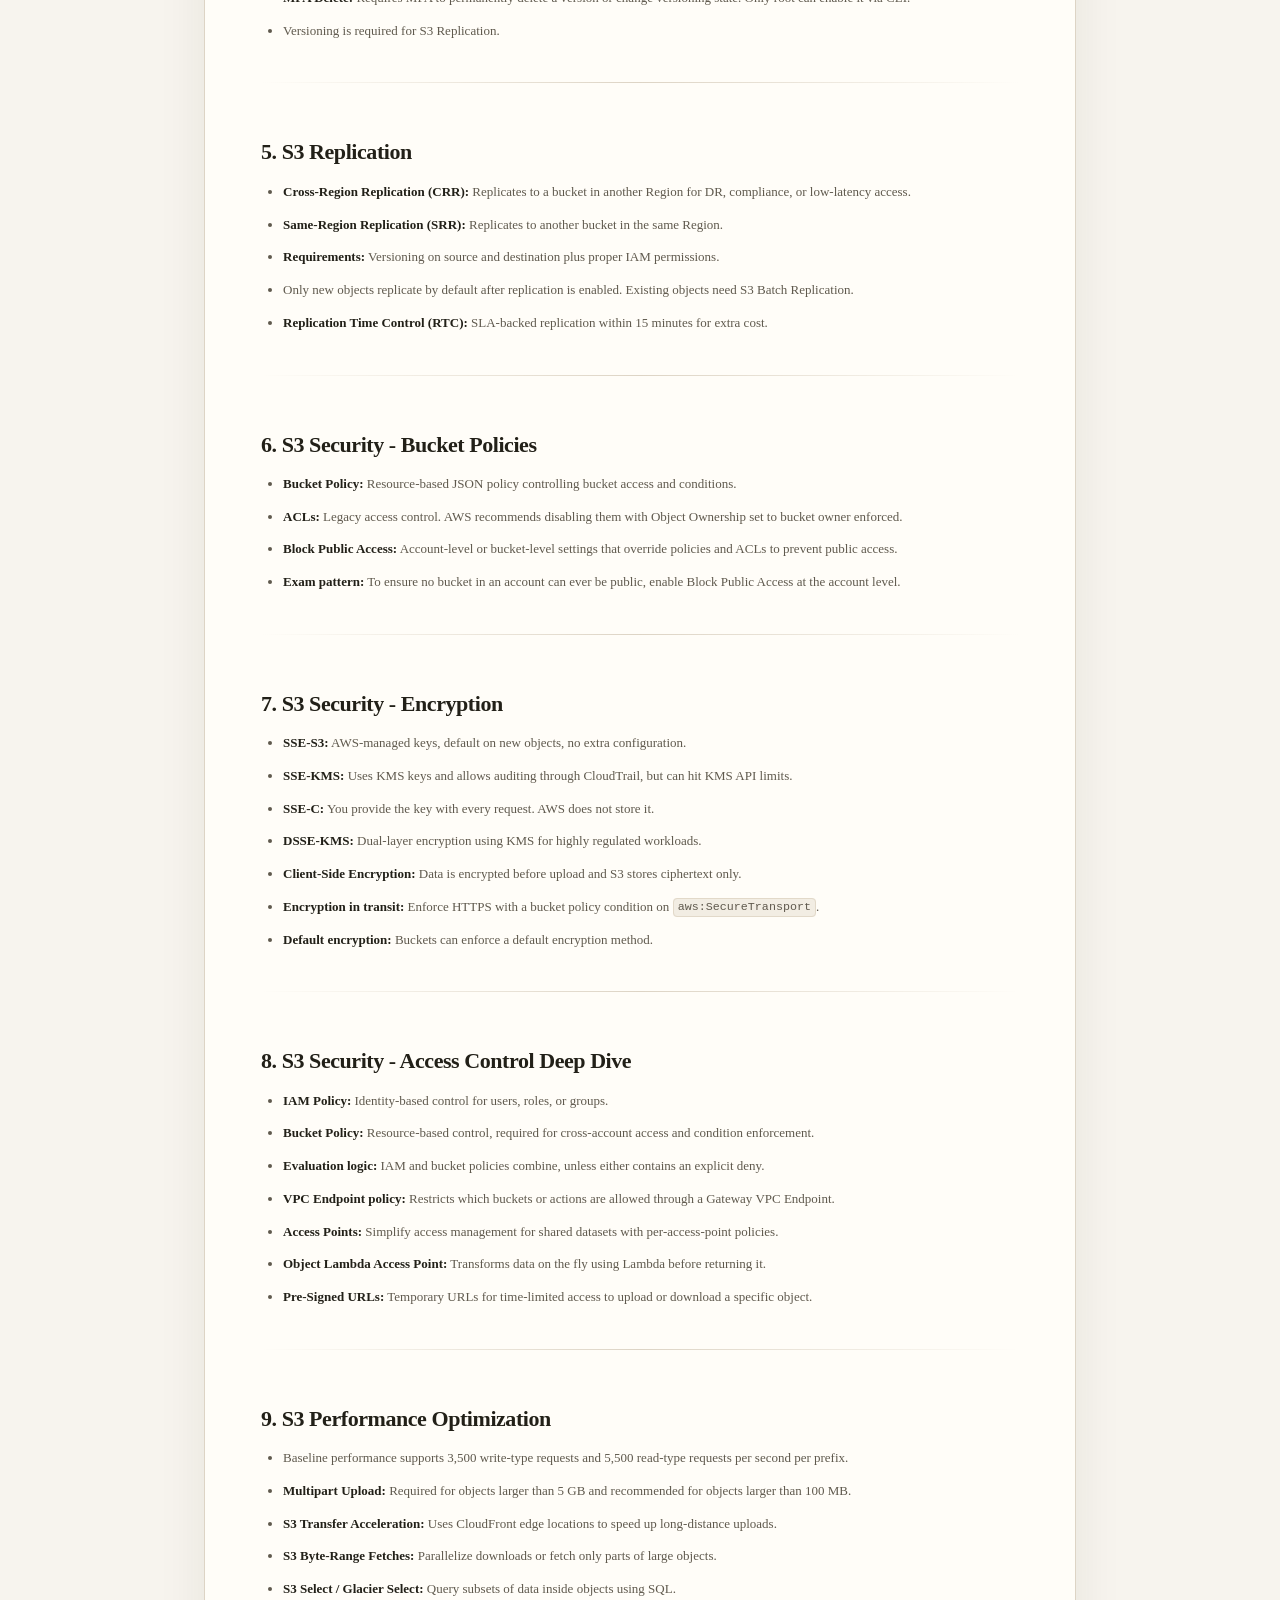
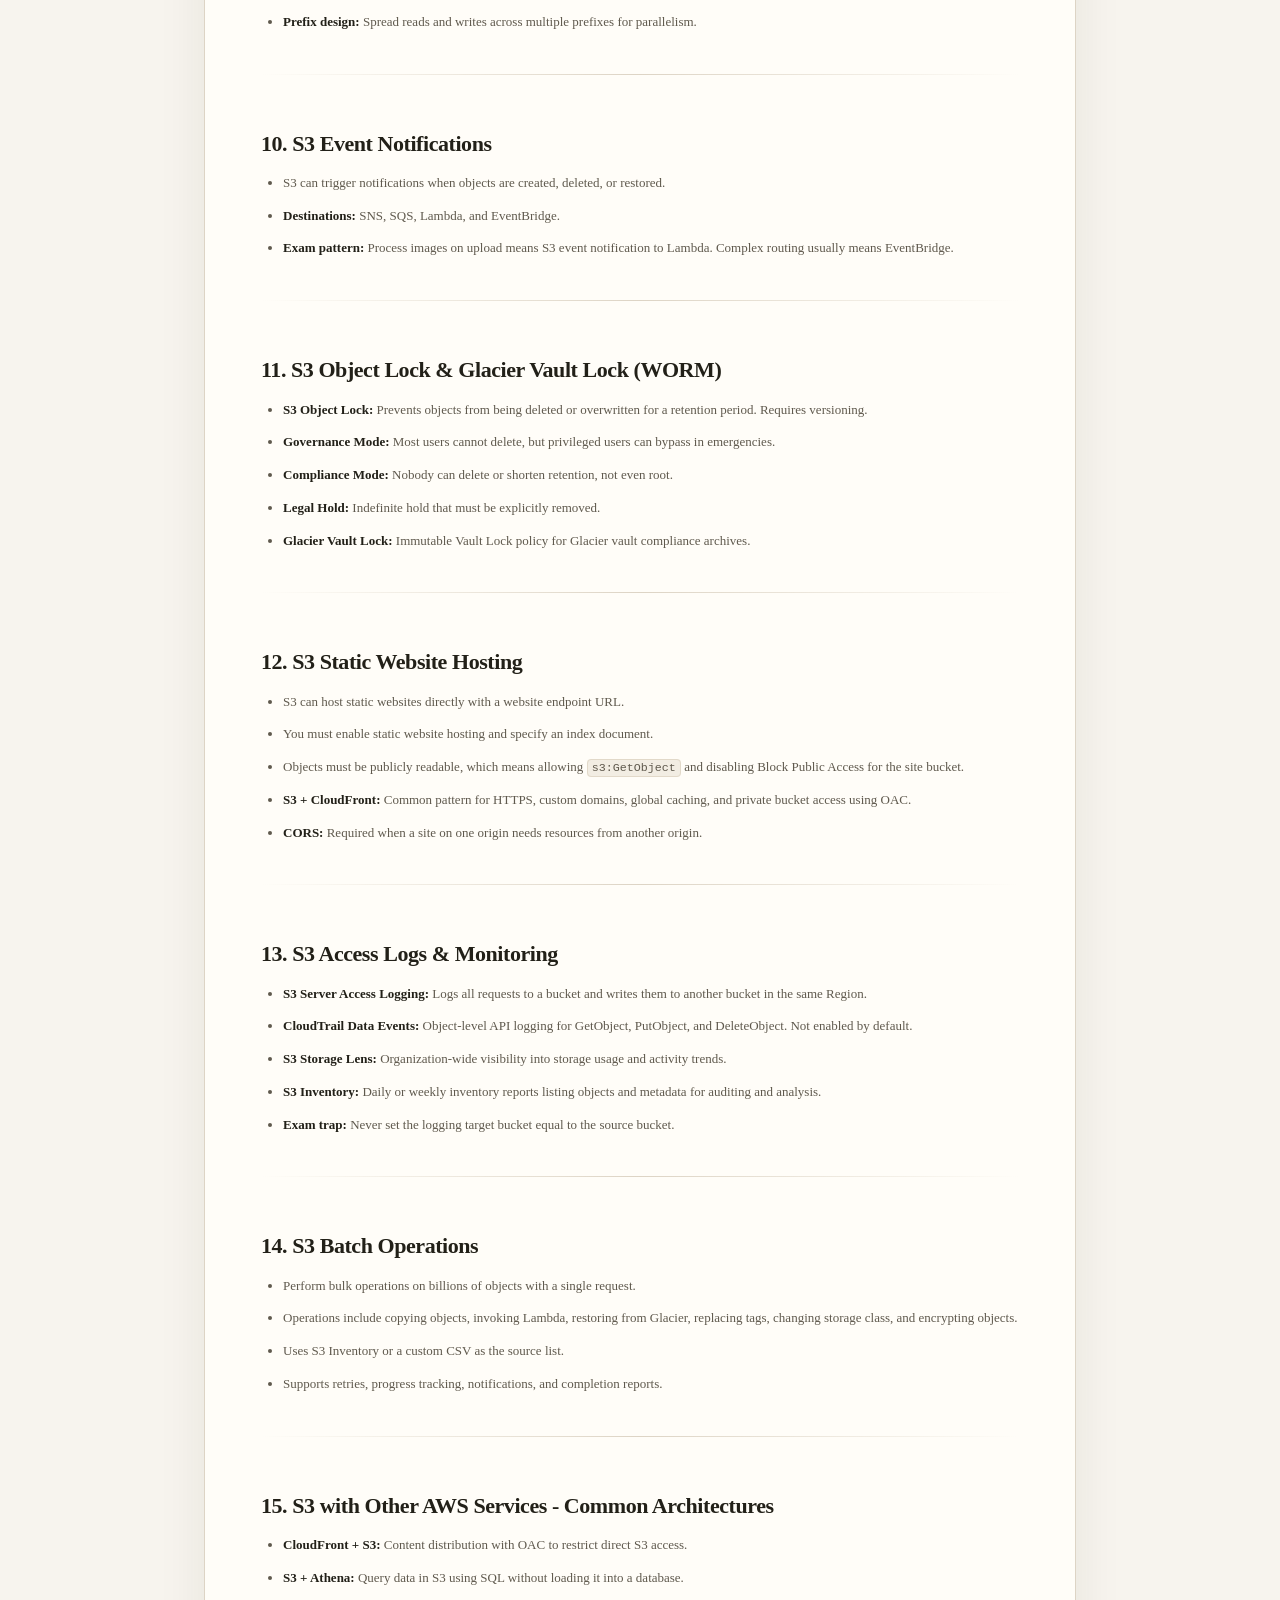
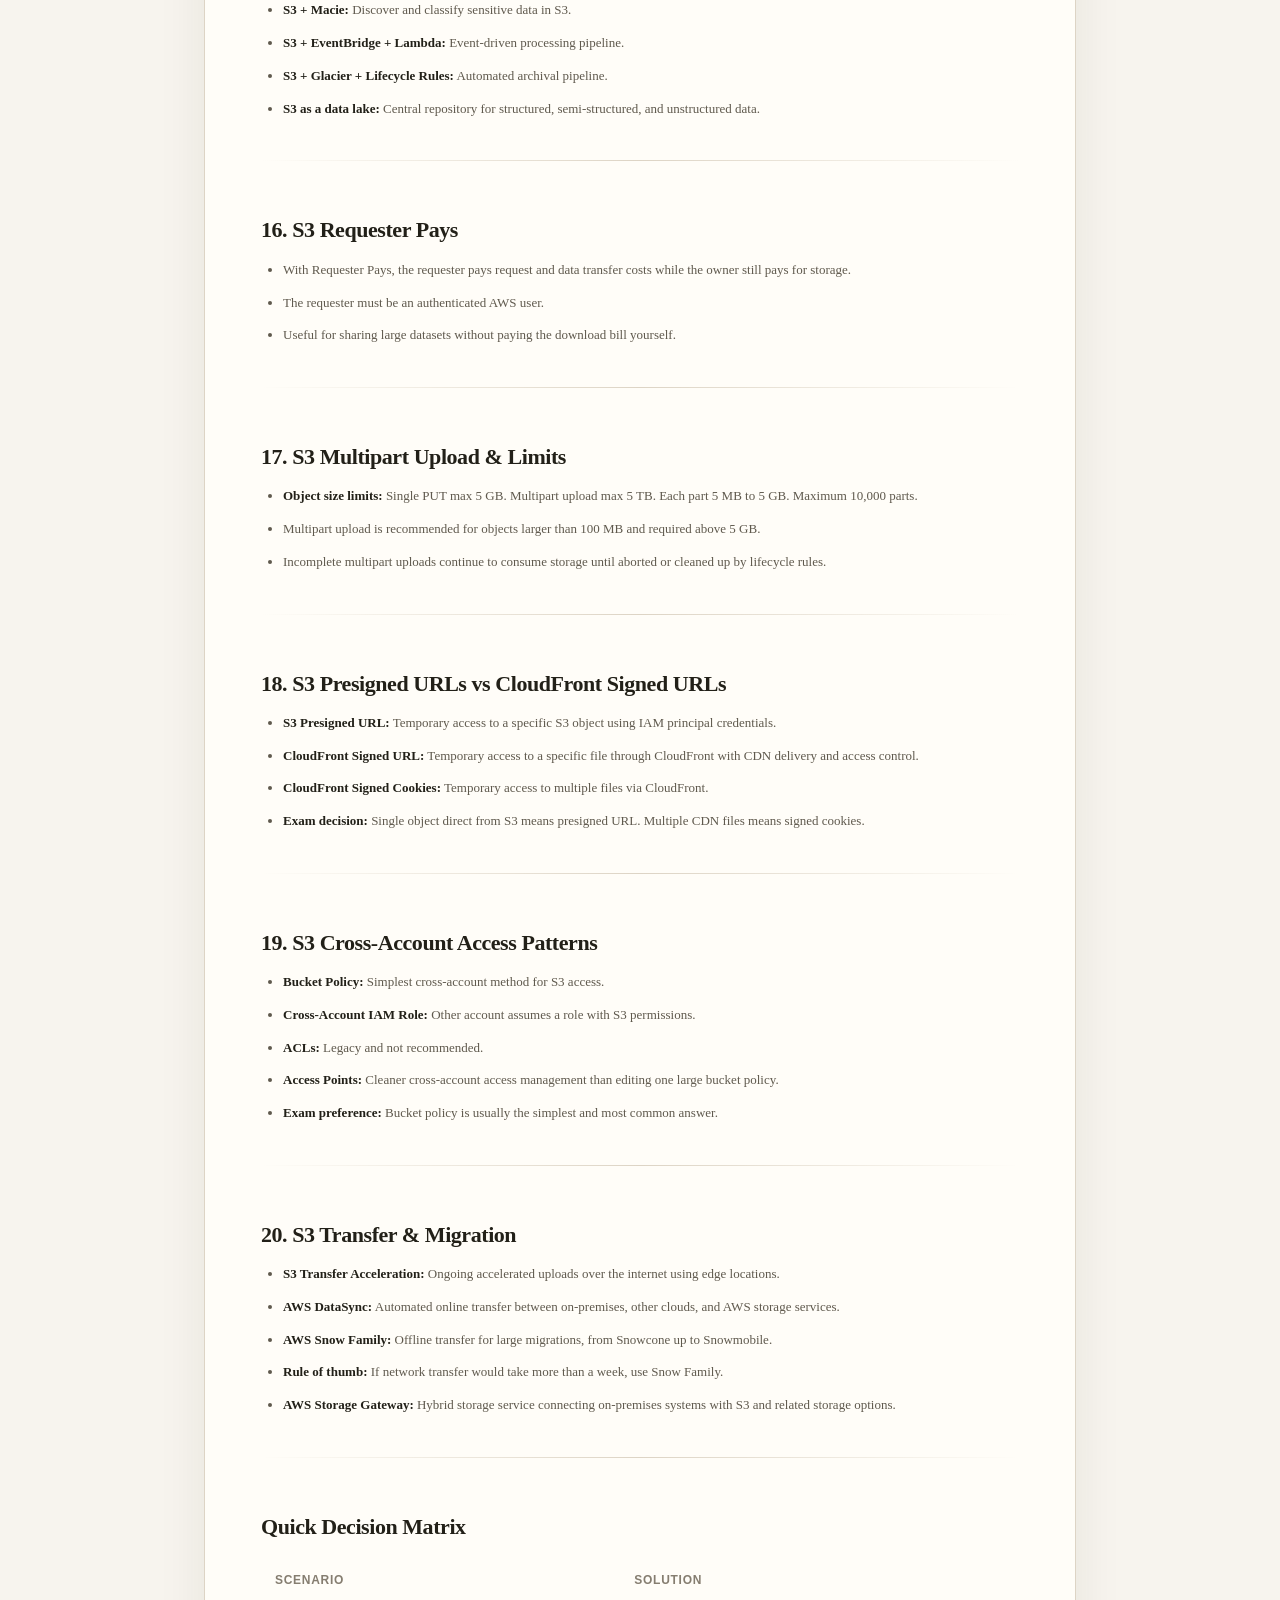
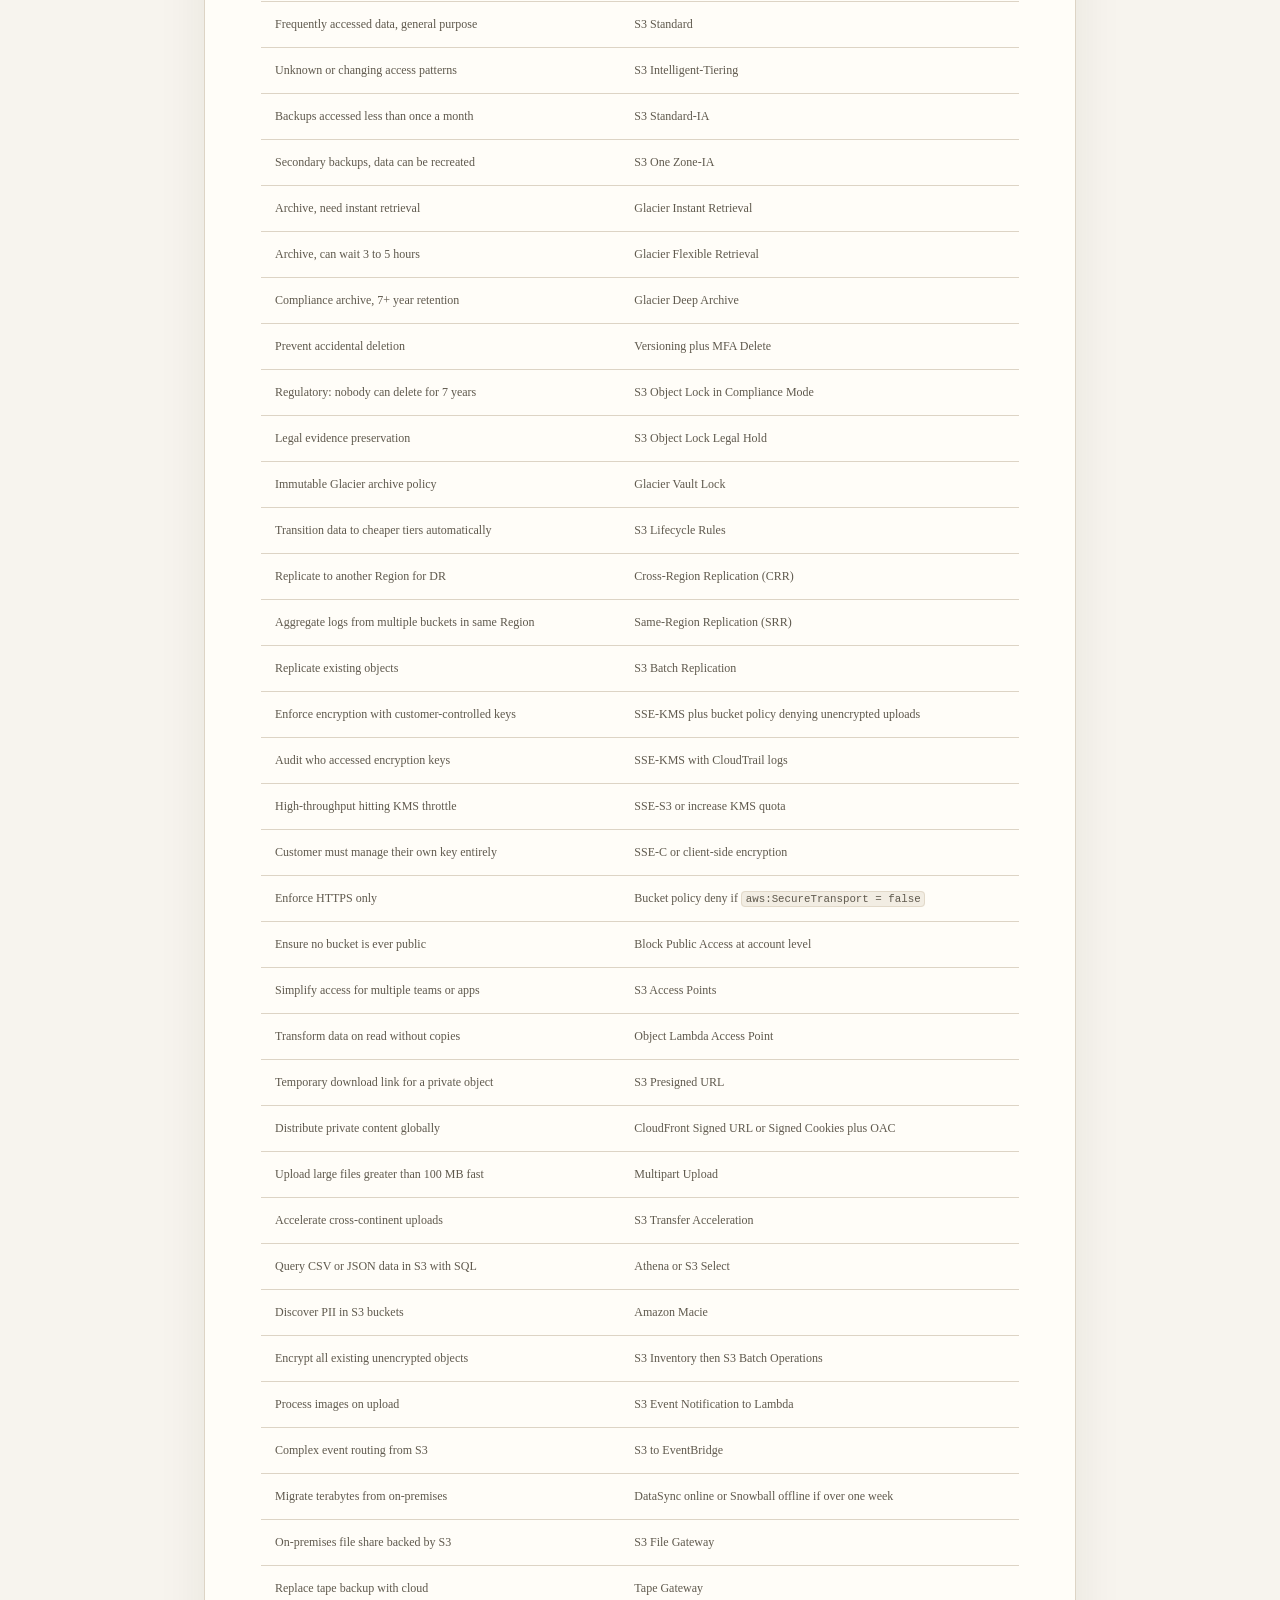
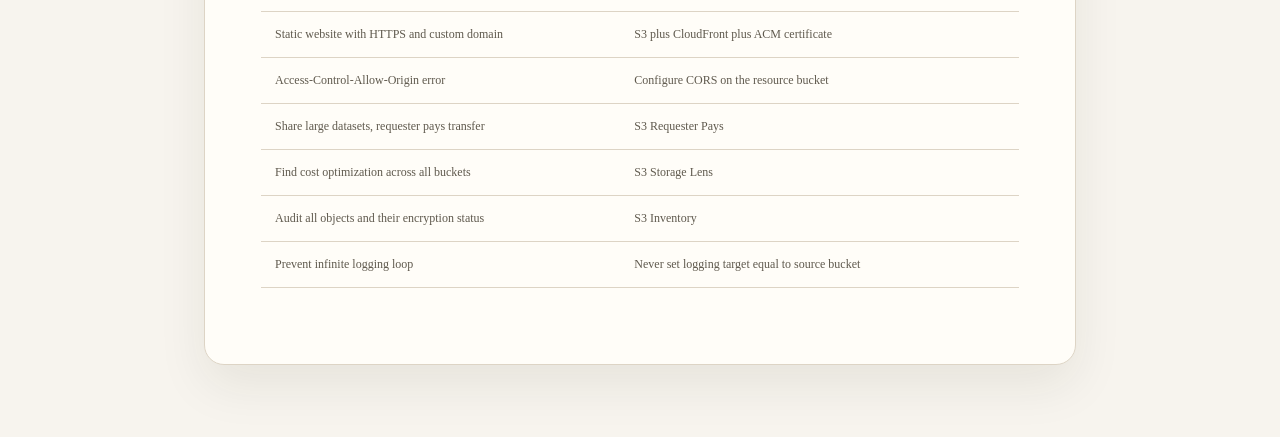
<file: s3-cheat-sheet.html>
<!DOCTYPE html>
<html lang="en">
<head>
<meta charset="UTF-8">
<meta name="viewport" content="width=device-width, initial-scale=1.0">
<title>AWS S3 Cheat Sheet: Complete SAA-C03 Reference</title>
<style>
  *, *::before, *::after { box-sizing: border-box; }

  :root {
    --bg: #f7f4ee;
    --paper: #fffdf8;
    --border: #ddd4c5;
    --text: #222018;
    --text-dim: #5f594d;
    --text-faint: #857d70;
    --accent: #8d5c00;
    --accent-soft: rgba(141, 92, 0, 0.08);
    --shadow: 0 20px 50px rgba(44, 35, 19, 0.08);
  }

  html { scroll-behavior: smooth; }

  body {
    margin: 0;
    background: var(--bg);
    color: var(--text);
    font-family: Charter, "Iowan Old Style", "Palatino Linotype", "Book Antiqua", Georgia, serif;
    line-height: 1.75;
  }

  body::before {
    content: "";
    position: fixed;
    inset: 0;
    background:
      linear-gradient(180deg, rgba(255,255,255,0.55), rgba(255,255,255,0)),
      radial-gradient(circle at top left, rgba(255,255,255,0.5), transparent 30%);
    pointer-events: none;
    z-index: 0;
  }

  .page {
    position: relative;
    z-index: 1;
    max-width: 920px;
    margin: 0 auto;
    padding: 36px 24px 72px;
  }

  .topnav {
    display: flex;
    gap: 10px;
    margin-bottom: 18px;
    flex-wrap: wrap;
  }

  .navlink {
    display: inline-flex;
    align-items: center;
    border: 1px solid var(--border);
    border-radius: 999px;
    padding: 8px 14px;
    background: rgba(255, 253, 248, 0.82);
    color: var(--text-dim);
    text-decoration: none;
    font: 700 12px/1.2 "Helvetica Neue", Arial, sans-serif;
    letter-spacing: 0.06em;
    text-transform: uppercase;
    transition: background 140ms ease, color 140ms ease, border-color 140ms ease;
  }

  .navlink:hover {
    background: var(--accent-soft);
    border-color: #cfbea0;
    color: var(--text);
  }

  .navlink[aria-current="page"] {
    background: var(--accent-soft);
    border-color: #cfbea0;
    color: var(--accent);
  }

  .article {
    background: var(--paper);
    border: 1px solid var(--border);
    border-radius: 20px;
    box-shadow: var(--shadow);
    padding: 48px 56px;
  }

  header {
    margin-bottom: 32px;
  }

  h1 {
    font-size: clamp(19px, 2.45vw, 27px);
    line-height: 1.05;
    margin: 0 0 16px;
    letter-spacing: -0.02em;
  }

  .deck {
    font-size: 15px;
    line-height: 1.55;
    color: var(--text-dim);
    max-width: 720px;
    margin: 0;
  }

  h2 {
    font-size: 22px;
    line-height: 1.15;
    margin: 56px 0 16px;
    letter-spacing: -0.02em;
  }

  p {
    font-size: 14px;
    margin: 0 0 18px;
  }

  ul {
    margin: 0 0 22px 22px;
    padding: 0;
  }

  li {
    font-size: 13px;
    margin-bottom: 10px;
    color: var(--text-dim);
  }

  strong { color: var(--text); }

  code {
    font-family: "SFMono-Regular", Consolas, "Liberation Mono", Menlo, monospace;
    font-size: 0.9em;
    background: #f2ede3;
    border: 1px solid #e2d9c9;
    border-radius: 4px;
    padding: 0.12em 0.35em;
  }

  hr {
    border: 0;
    height: 1px;
    margin: 40px 0;
    background: linear-gradient(to right, transparent, var(--border), transparent);
  }

  table {
    width: 100%;
    border-collapse: collapse;
    margin: 22px 0 28px;
    font-size: 12px;
  }

  th, td {
    text-align: left;
    vertical-align: top;
    padding: 12px 14px;
    border-bottom: 1px solid var(--border);
  }

  th {
    font: 700 12px/1.3 "Helvetica Neue", Arial, sans-serif;
    letter-spacing: 0.06em;
    text-transform: uppercase;
    color: var(--text-faint);
  }

  td {
    color: var(--text-dim);
  }

  @media (max-width: 768px) {
    .page {
      padding-top: 24px;
    }

    .topnav {
      margin-bottom: 14px;
    }

    .navlink {
      font-size: 11px;
      padding: 7px 12px;
    }

    .article {
      padding: 28px 18px;
      border-radius: 16px;
    }

    .deck {
      font-size: 13px;
    }

    p {
      font-size: 11px;
    }

    li {
      font-size: 11px;
    }

    h2 {
      font-size: 17px;
    }

    table {
      display: block;
      overflow-x: auto;
      white-space: nowrap;
      font-size: 10px;
      -webkit-overflow-scrolling: touch;
    }

    th, td {
      padding: 10px 12px;
    }
  }
</style>
</head>
<body>
  <main class="page">
    <nav class="topnav" aria-label="Site sections">
      <a class="navlink" href="./index.html">IAM</a>
      <a class="navlink" href="./iam-cheat-sheet.html">IAM Cheat Sheet</a>
      <a class="navlink" href="./vpc.html">VPC</a>
      <a class="navlink" href="./vpc-overview.html">VPC Overview</a>
      <a class="navlink" href="./vpc-cheat-sheet.html">VPC Cheat Sheet</a>
      <a class="navlink" href="./ec2-and-ebs.html">EC2 and EBS and ELB</a>
      <a class="navlink" href="./ec2-cheat-sheet.html">EC2 Cheat Sheet</a>
      <a class="navlink" href="./s3.html">S3</a>
      <a class="navlink" href="./s3-cheat-sheet.html" aria-current="page">S3 Cheat Sheet</a>
      <a class="navlink" href="./storage-cheat-sheet.html">Storage Cheat Sheet</a>
      <a class="navlink" href="./sqs-sns-cheat-sheet.html">SQS SNS Cheat Sheet</a>
      <a class="navlink" href="./efs.html">EFS</a>
      <a class="navlink" href="./dynamodb.html">DynamoDB</a>
      <a class="navlink" href="./aurora-and-rds.html">Aurora and RDS</a>
      <a class="navlink" href="./route-53.html">Route 53</a>
    </nav>
    <article class="article">
      <header>
        <h1>AWS S3 - Complete SAA-C03 Cheat Sheet</h1>
        <p class="deck">A simple text reader version of the full S3 cheat sheet, preserving the original section structure and decision matrix.</p>
      </header>

      <hr>

      <section>
        <h2>1. S3 Fundamentals</h2>
        <ul>
          <li>S3 (Simple Storage Service) is object storage, not block storage or file storage. Buckets are created in a specific Region even though the service has a global console.</li>
          <li><strong>Object:</strong> A file plus metadata. Each object has a key, a value up to 5 TB, a version ID, metadata, and tags.</li>
          <li><strong>Bucket:</strong> A container for objects. Bucket names are globally unique across all AWS accounts and must follow naming constraints.</li>
          <li>There is no limit on the number of objects in a bucket. Buckets per account default to 100 and can be increased.</li>
          <li>S3 is designed for 11 nines of durability. Standard data is replicated across at least three AZs.</li>
          <li><strong>Consistency model:</strong> Strong read-after-write consistency for PUT and DELETE.</li>
        </ul>
      </section>

      <hr>

      <section>
        <h2>2. S3 Storage Classes</h2>
        <ul>
          <li><strong>S3 Standard:</strong> Frequently accessed data with no retrieval fee.</li>
          <li><strong>S3 Intelligent-Tiering:</strong> Automatically moves objects between tiers based on access patterns for unpredictable workloads.</li>
          <li><strong>S3 Standard-IA:</strong> Lower storage cost with retrieval fee for infrequently accessed data needing millisecond retrieval.</li>
          <li><strong>S3 One Zone-IA:</strong> Cheaper than Standard-IA but stored in a single AZ.</li>
          <li><strong>S3 Glacier Instant Retrieval:</strong> Archive storage with millisecond retrieval.</li>
          <li><strong>S3 Glacier Flexible Retrieval:</strong> Archive storage with retrieval in minutes to hours.</li>
          <li><strong>S3 Glacier Deep Archive:</strong> Cheapest archive option with retrieval in 12 to 48 hours.</li>
          <li><strong>Key exam comparison:</strong> Unknown access patterns means Intelligent-Tiering. Cheapest long-term archive means Glacier Deep Archive.</li>
        </ul>
      </section>

      <hr>

      <section>
        <h2>3. S3 Lifecycle Rules</h2>
        <ul>
          <li>Lifecycle rules automate transitions between storage classes and expiration of objects.</li>
          <li><strong>Transition Actions:</strong> Move objects to cheaper storage classes after a number of days.</li>
          <li><strong>Expiration Actions:</strong> Delete objects, delete expired delete markers, or delete incomplete multipart uploads.</li>
          <li>Rules can apply to entire buckets, prefixes, tags, or combinations.</li>
          <li><strong>Transition constraints:</strong> You can only transition downward in the storage hierarchy.</li>
          <li><strong>S3 Analytics:</strong> Recommends Standard to Standard-IA transitions based on access patterns.</li>
        </ul>
      </section>

      <hr>

      <section>
        <h2>4. S3 Versioning</h2>
        <ul>
          <li>Versioning keeps multiple versions of an object in the same bucket. Once enabled, it can only be suspended, not disabled.</li>
          <li>Every overwrite or delete creates a new version. Old versions remain billable.</li>
          <li><strong>Deleting a versioned object:</strong> A delete request adds a delete marker. To permanently delete, delete the specific version ID.</li>
          <li><strong>MFA Delete:</strong> Requires MFA to permanently delete a version or change versioning state. Only root can enable it via CLI.</li>
          <li>Versioning is required for S3 Replication.</li>
        </ul>
      </section>

      <hr>

      <section>
        <h2>5. S3 Replication</h2>
        <ul>
          <li><strong>Cross-Region Replication (CRR):</strong> Replicates to a bucket in another Region for DR, compliance, or low-latency access.</li>
          <li><strong>Same-Region Replication (SRR):</strong> Replicates to another bucket in the same Region.</li>
          <li><strong>Requirements:</strong> Versioning on source and destination plus proper IAM permissions.</li>
          <li>Only new objects replicate by default after replication is enabled. Existing objects need S3 Batch Replication.</li>
          <li><strong>Replication Time Control (RTC):</strong> SLA-backed replication within 15 minutes for extra cost.</li>
        </ul>
      </section>

      <hr>

      <section>
        <h2>6. S3 Security - Bucket Policies</h2>
        <ul>
          <li><strong>Bucket Policy:</strong> Resource-based JSON policy controlling bucket access and conditions.</li>
          <li><strong>ACLs:</strong> Legacy access control. AWS recommends disabling them with Object Ownership set to bucket owner enforced.</li>
          <li><strong>Block Public Access:</strong> Account-level or bucket-level settings that override policies and ACLs to prevent public access.</li>
          <li><strong>Exam pattern:</strong> To ensure no bucket in an account can ever be public, enable Block Public Access at the account level.</li>
        </ul>
      </section>

      <hr>

      <section>
        <h2>7. S3 Security - Encryption</h2>
        <ul>
          <li><strong>SSE-S3:</strong> AWS-managed keys, default on new objects, no extra configuration.</li>
          <li><strong>SSE-KMS:</strong> Uses KMS keys and allows auditing through CloudTrail, but can hit KMS API limits.</li>
          <li><strong>SSE-C:</strong> You provide the key with every request. AWS does not store it.</li>
          <li><strong>DSSE-KMS:</strong> Dual-layer encryption using KMS for highly regulated workloads.</li>
          <li><strong>Client-Side Encryption:</strong> Data is encrypted before upload and S3 stores ciphertext only.</li>
          <li><strong>Encryption in transit:</strong> Enforce HTTPS with a bucket policy condition on <code>aws:SecureTransport</code>.</li>
          <li><strong>Default encryption:</strong> Buckets can enforce a default encryption method.</li>
        </ul>
      </section>

      <hr>

      <section>
        <h2>8. S3 Security - Access Control Deep Dive</h2>
        <ul>
          <li><strong>IAM Policy:</strong> Identity-based control for users, roles, or groups.</li>
          <li><strong>Bucket Policy:</strong> Resource-based control, required for cross-account access and condition enforcement.</li>
          <li><strong>Evaluation logic:</strong> IAM and bucket policies combine, unless either contains an explicit deny.</li>
          <li><strong>VPC Endpoint policy:</strong> Restricts which buckets or actions are allowed through a Gateway VPC Endpoint.</li>
          <li><strong>Access Points:</strong> Simplify access management for shared datasets with per-access-point policies.</li>
          <li><strong>Object Lambda Access Point:</strong> Transforms data on the fly using Lambda before returning it.</li>
          <li><strong>Pre-Signed URLs:</strong> Temporary URLs for time-limited access to upload or download a specific object.</li>
        </ul>
      </section>

      <hr>

      <section>
        <h2>9. S3 Performance Optimization</h2>
        <ul>
          <li>Baseline performance supports 3,500 write-type requests and 5,500 read-type requests per second per prefix.</li>
          <li><strong>Multipart Upload:</strong> Required for objects larger than 5 GB and recommended for objects larger than 100 MB.</li>
          <li><strong>S3 Transfer Acceleration:</strong> Uses CloudFront edge locations to speed up long-distance uploads.</li>
          <li><strong>S3 Byte-Range Fetches:</strong> Parallelize downloads or fetch only parts of large objects.</li>
          <li><strong>S3 Select / Glacier Select:</strong> Query subsets of data inside objects using SQL.</li>
          <li><strong>Prefix design:</strong> Spread reads and writes across multiple prefixes for parallelism.</li>
        </ul>
      </section>

      <hr>

      <section>
        <h2>10. S3 Event Notifications</h2>
        <ul>
          <li>S3 can trigger notifications when objects are created, deleted, or restored.</li>
          <li><strong>Destinations:</strong> SNS, SQS, Lambda, and EventBridge.</li>
          <li><strong>Exam pattern:</strong> Process images on upload means S3 event notification to Lambda. Complex routing usually means EventBridge.</li>
        </ul>
      </section>

      <hr>

      <section>
        <h2>11. S3 Object Lock &amp; Glacier Vault Lock (WORM)</h2>
        <ul>
          <li><strong>S3 Object Lock:</strong> Prevents objects from being deleted or overwritten for a retention period. Requires versioning.</li>
          <li><strong>Governance Mode:</strong> Most users cannot delete, but privileged users can bypass in emergencies.</li>
          <li><strong>Compliance Mode:</strong> Nobody can delete or shorten retention, not even root.</li>
          <li><strong>Legal Hold:</strong> Indefinite hold that must be explicitly removed.</li>
          <li><strong>Glacier Vault Lock:</strong> Immutable Vault Lock policy for Glacier vault compliance archives.</li>
        </ul>
      </section>

      <hr>

      <section>
        <h2>12. S3 Static Website Hosting</h2>
        <ul>
          <li>S3 can host static websites directly with a website endpoint URL.</li>
          <li>You must enable static website hosting and specify an index document.</li>
          <li>Objects must be publicly readable, which means allowing <code>s3:GetObject</code> and disabling Block Public Access for the site bucket.</li>
          <li><strong>S3 + CloudFront:</strong> Common pattern for HTTPS, custom domains, global caching, and private bucket access using OAC.</li>
          <li><strong>CORS:</strong> Required when a site on one origin needs resources from another origin.</li>
        </ul>
      </section>

      <hr>

      <section>
        <h2>13. S3 Access Logs &amp; Monitoring</h2>
        <ul>
          <li><strong>S3 Server Access Logging:</strong> Logs all requests to a bucket and writes them to another bucket in the same Region.</li>
          <li><strong>CloudTrail Data Events:</strong> Object-level API logging for GetObject, PutObject, and DeleteObject. Not enabled by default.</li>
          <li><strong>S3 Storage Lens:</strong> Organization-wide visibility into storage usage and activity trends.</li>
          <li><strong>S3 Inventory:</strong> Daily or weekly inventory reports listing objects and metadata for auditing and analysis.</li>
          <li><strong>Exam trap:</strong> Never set the logging target bucket equal to the source bucket.</li>
        </ul>
      </section>

      <hr>

      <section>
        <h2>14. S3 Batch Operations</h2>
        <ul>
          <li>Perform bulk operations on billions of objects with a single request.</li>
          <li>Operations include copying objects, invoking Lambda, restoring from Glacier, replacing tags, changing storage class, and encrypting objects.</li>
          <li>Uses S3 Inventory or a custom CSV as the source list.</li>
          <li>Supports retries, progress tracking, notifications, and completion reports.</li>
        </ul>
      </section>

      <hr>

      <section>
        <h2>15. S3 with Other AWS Services - Common Architectures</h2>
        <ul>
          <li><strong>CloudFront + S3:</strong> Content distribution with OAC to restrict direct S3 access.</li>
          <li><strong>S3 + Athena:</strong> Query data in S3 using SQL without loading it into a database.</li>
          <li><strong>S3 + Macie:</strong> Discover and classify sensitive data in S3.</li>
          <li><strong>S3 + EventBridge + Lambda:</strong> Event-driven processing pipeline.</li>
          <li><strong>S3 + Glacier + Lifecycle Rules:</strong> Automated archival pipeline.</li>
          <li><strong>S3 as a data lake:</strong> Central repository for structured, semi-structured, and unstructured data.</li>
        </ul>
      </section>

      <hr>

      <section>
        <h2>16. S3 Requester Pays</h2>
        <ul>
          <li>With Requester Pays, the requester pays request and data transfer costs while the owner still pays for storage.</li>
          <li>The requester must be an authenticated AWS user.</li>
          <li>Useful for sharing large datasets without paying the download bill yourself.</li>
        </ul>
      </section>

      <hr>

      <section>
        <h2>17. S3 Multipart Upload &amp; Limits</h2>
        <ul>
          <li><strong>Object size limits:</strong> Single PUT max 5 GB. Multipart upload max 5 TB. Each part 5 MB to 5 GB. Maximum 10,000 parts.</li>
          <li>Multipart upload is recommended for objects larger than 100 MB and required above 5 GB.</li>
          <li>Incomplete multipart uploads continue to consume storage until aborted or cleaned up by lifecycle rules.</li>
        </ul>
      </section>

      <hr>

      <section>
        <h2>18. S3 Presigned URLs vs CloudFront Signed URLs</h2>
        <ul>
          <li><strong>S3 Presigned URL:</strong> Temporary access to a specific S3 object using IAM principal credentials.</li>
          <li><strong>CloudFront Signed URL:</strong> Temporary access to a specific file through CloudFront with CDN delivery and access control.</li>
          <li><strong>CloudFront Signed Cookies:</strong> Temporary access to multiple files via CloudFront.</li>
          <li><strong>Exam decision:</strong> Single object direct from S3 means presigned URL. Multiple CDN files means signed cookies.</li>
        </ul>
      </section>

      <hr>

      <section>
        <h2>19. S3 Cross-Account Access Patterns</h2>
        <ul>
          <li><strong>Bucket Policy:</strong> Simplest cross-account method for S3 access.</li>
          <li><strong>Cross-Account IAM Role:</strong> Other account assumes a role with S3 permissions.</li>
          <li><strong>ACLs:</strong> Legacy and not recommended.</li>
          <li><strong>Access Points:</strong> Cleaner cross-account access management than editing one large bucket policy.</li>
          <li><strong>Exam preference:</strong> Bucket policy is usually the simplest and most common answer.</li>
        </ul>
      </section>

      <hr>

      <section>
        <h2>20. S3 Transfer &amp; Migration</h2>
        <ul>
          <li><strong>S3 Transfer Acceleration:</strong> Ongoing accelerated uploads over the internet using edge locations.</li>
          <li><strong>AWS DataSync:</strong> Automated online transfer between on-premises, other clouds, and AWS storage services.</li>
          <li><strong>AWS Snow Family:</strong> Offline transfer for large migrations, from Snowcone up to Snowmobile.</li>
          <li><strong>Rule of thumb:</strong> If network transfer would take more than a week, use Snow Family.</li>
          <li><strong>AWS Storage Gateway:</strong> Hybrid storage service connecting on-premises systems with S3 and related storage options.</li>
        </ul>
      </section>

      <hr>

      <section>
        <h2>Quick Decision Matrix</h2>
        <table>
          <thead>
            <tr>
              <th>Scenario</th>
              <th>Solution</th>
            </tr>
          </thead>
          <tbody>
            <tr><td>Frequently accessed data, general purpose</td><td>S3 Standard</td></tr>
            <tr><td>Unknown or changing access patterns</td><td>S3 Intelligent-Tiering</td></tr>
            <tr><td>Backups accessed less than once a month</td><td>S3 Standard-IA</td></tr>
            <tr><td>Secondary backups, data can be recreated</td><td>S3 One Zone-IA</td></tr>
            <tr><td>Archive, need instant retrieval</td><td>Glacier Instant Retrieval</td></tr>
            <tr><td>Archive, can wait 3 to 5 hours</td><td>Glacier Flexible Retrieval</td></tr>
            <tr><td>Compliance archive, 7+ year retention</td><td>Glacier Deep Archive</td></tr>
            <tr><td>Prevent accidental deletion</td><td>Versioning plus MFA Delete</td></tr>
            <tr><td>Regulatory: nobody can delete for 7 years</td><td>S3 Object Lock in Compliance Mode</td></tr>
            <tr><td>Legal evidence preservation</td><td>S3 Object Lock Legal Hold</td></tr>
            <tr><td>Immutable Glacier archive policy</td><td>Glacier Vault Lock</td></tr>
            <tr><td>Transition data to cheaper tiers automatically</td><td>S3 Lifecycle Rules</td></tr>
            <tr><td>Replicate to another Region for DR</td><td>Cross-Region Replication (CRR)</td></tr>
            <tr><td>Aggregate logs from multiple buckets in same Region</td><td>Same-Region Replication (SRR)</td></tr>
            <tr><td>Replicate existing objects</td><td>S3 Batch Replication</td></tr>
            <tr><td>Enforce encryption with customer-controlled keys</td><td>SSE-KMS plus bucket policy denying unencrypted uploads</td></tr>
            <tr><td>Audit who accessed encryption keys</td><td>SSE-KMS with CloudTrail logs</td></tr>
            <tr><td>High-throughput hitting KMS throttle</td><td>SSE-S3 or increase KMS quota</td></tr>
            <tr><td>Customer must manage their own key entirely</td><td>SSE-C or client-side encryption</td></tr>
            <tr><td>Enforce HTTPS only</td><td>Bucket policy deny if <code>aws:SecureTransport = false</code></td></tr>
            <tr><td>Ensure no bucket is ever public</td><td>Block Public Access at account level</td></tr>
            <tr><td>Simplify access for multiple teams or apps</td><td>S3 Access Points</td></tr>
            <tr><td>Transform data on read without copies</td><td>Object Lambda Access Point</td></tr>
            <tr><td>Temporary download link for a private object</td><td>S3 Presigned URL</td></tr>
            <tr><td>Distribute private content globally</td><td>CloudFront Signed URL or Signed Cookies plus OAC</td></tr>
            <tr><td>Upload large files greater than 100 MB fast</td><td>Multipart Upload</td></tr>
            <tr><td>Accelerate cross-continent uploads</td><td>S3 Transfer Acceleration</td></tr>
            <tr><td>Query CSV or JSON data in S3 with SQL</td><td>Athena or S3 Select</td></tr>
            <tr><td>Discover PII in S3 buckets</td><td>Amazon Macie</td></tr>
            <tr><td>Encrypt all existing unencrypted objects</td><td>S3 Inventory then S3 Batch Operations</td></tr>
            <tr><td>Process images on upload</td><td>S3 Event Notification to Lambda</td></tr>
            <tr><td>Complex event routing from S3</td><td>S3 to EventBridge</td></tr>
            <tr><td>Migrate terabytes from on-premises</td><td>DataSync online or Snowball offline if over one week</td></tr>
            <tr><td>On-premises file share backed by S3</td><td>S3 File Gateway</td></tr>
            <tr><td>Replace tape backup with cloud</td><td>Tape Gateway</td></tr>
            <tr><td>Static website with HTTPS and custom domain</td><td>S3 plus CloudFront plus ACM certificate</td></tr>
            <tr><td>Access-Control-Allow-Origin error</td><td>Configure CORS on the resource bucket</td></tr>
            <tr><td>Share large datasets, requester pays transfer</td><td>S3 Requester Pays</td></tr>
            <tr><td>Find cost optimization across all buckets</td><td>S3 Storage Lens</td></tr>
            <tr><td>Audit all objects and their encryption status</td><td>S3 Inventory</td></tr>
            <tr><td>Prevent infinite logging loop</td><td>Never set logging target equal to source bucket</td></tr>
          </tbody>
        </table>
      </section>
    </article>
  </main>
</body>
</html>
</file>
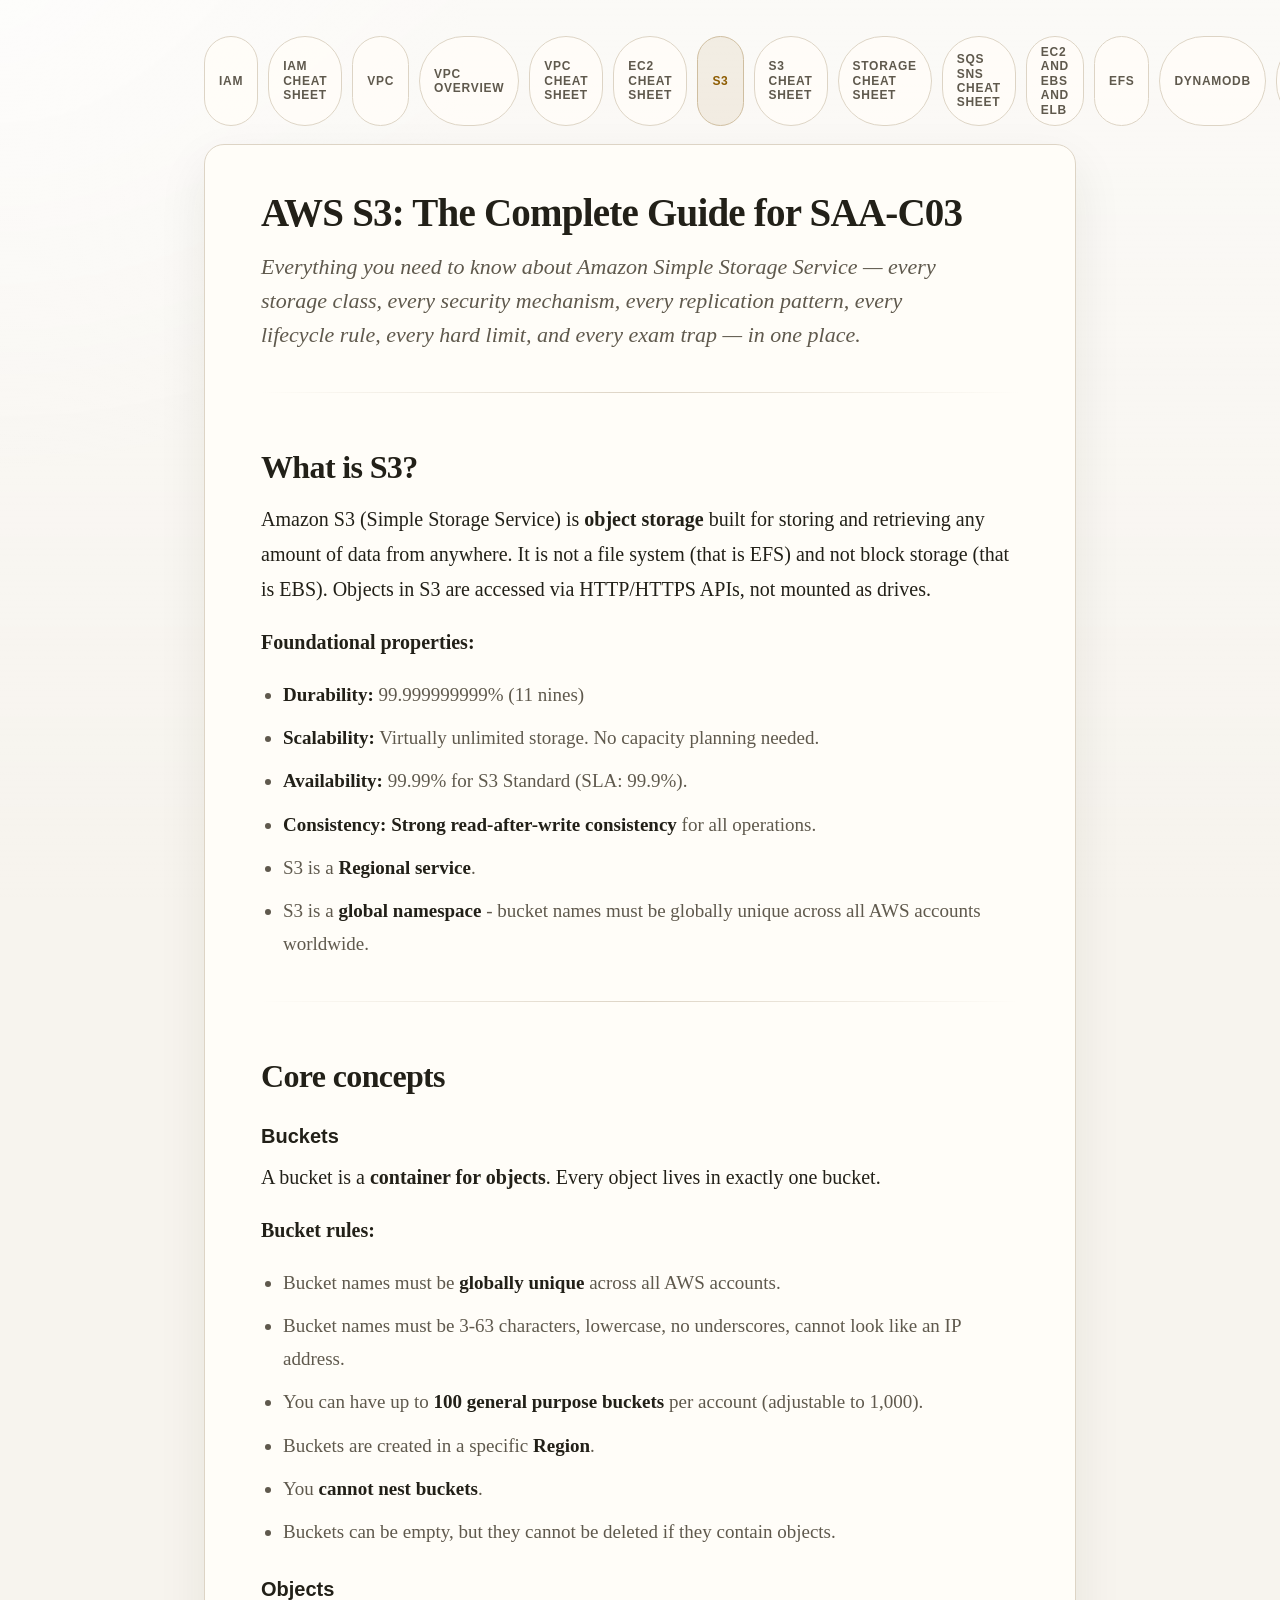
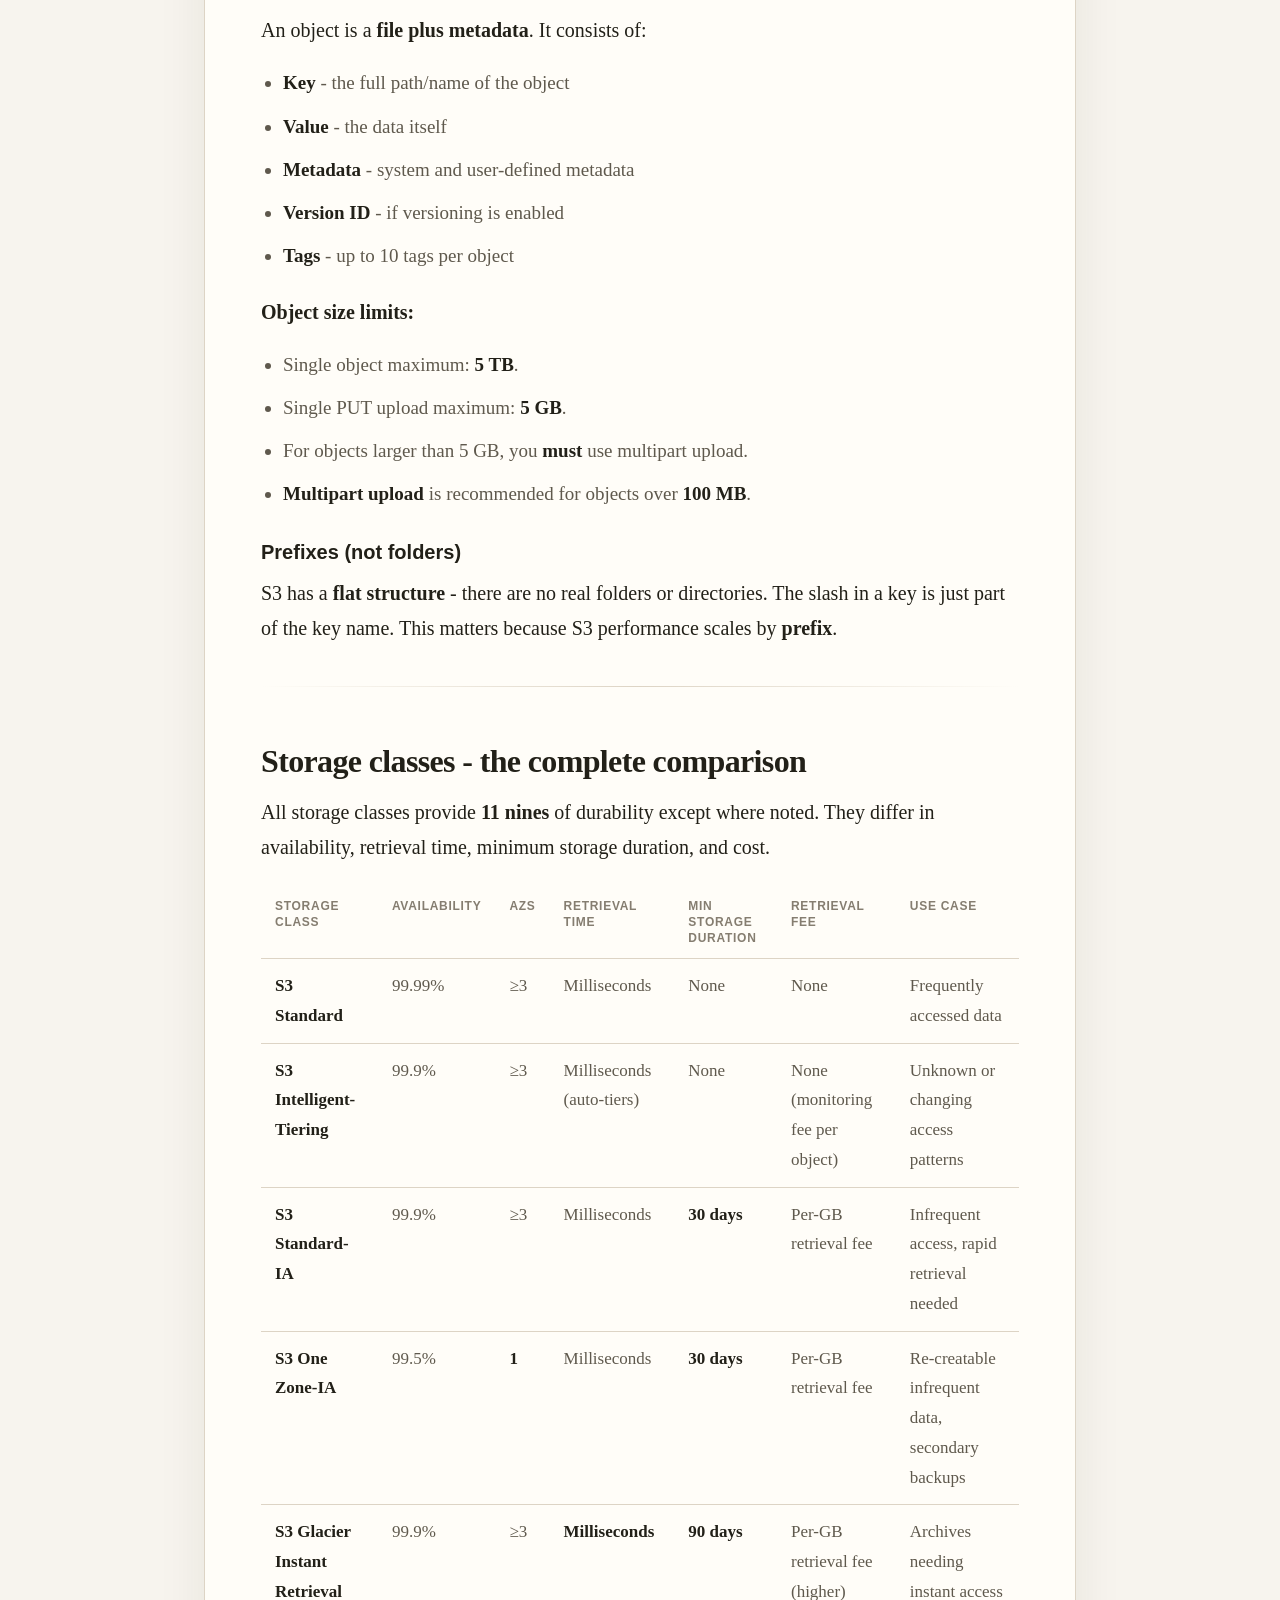
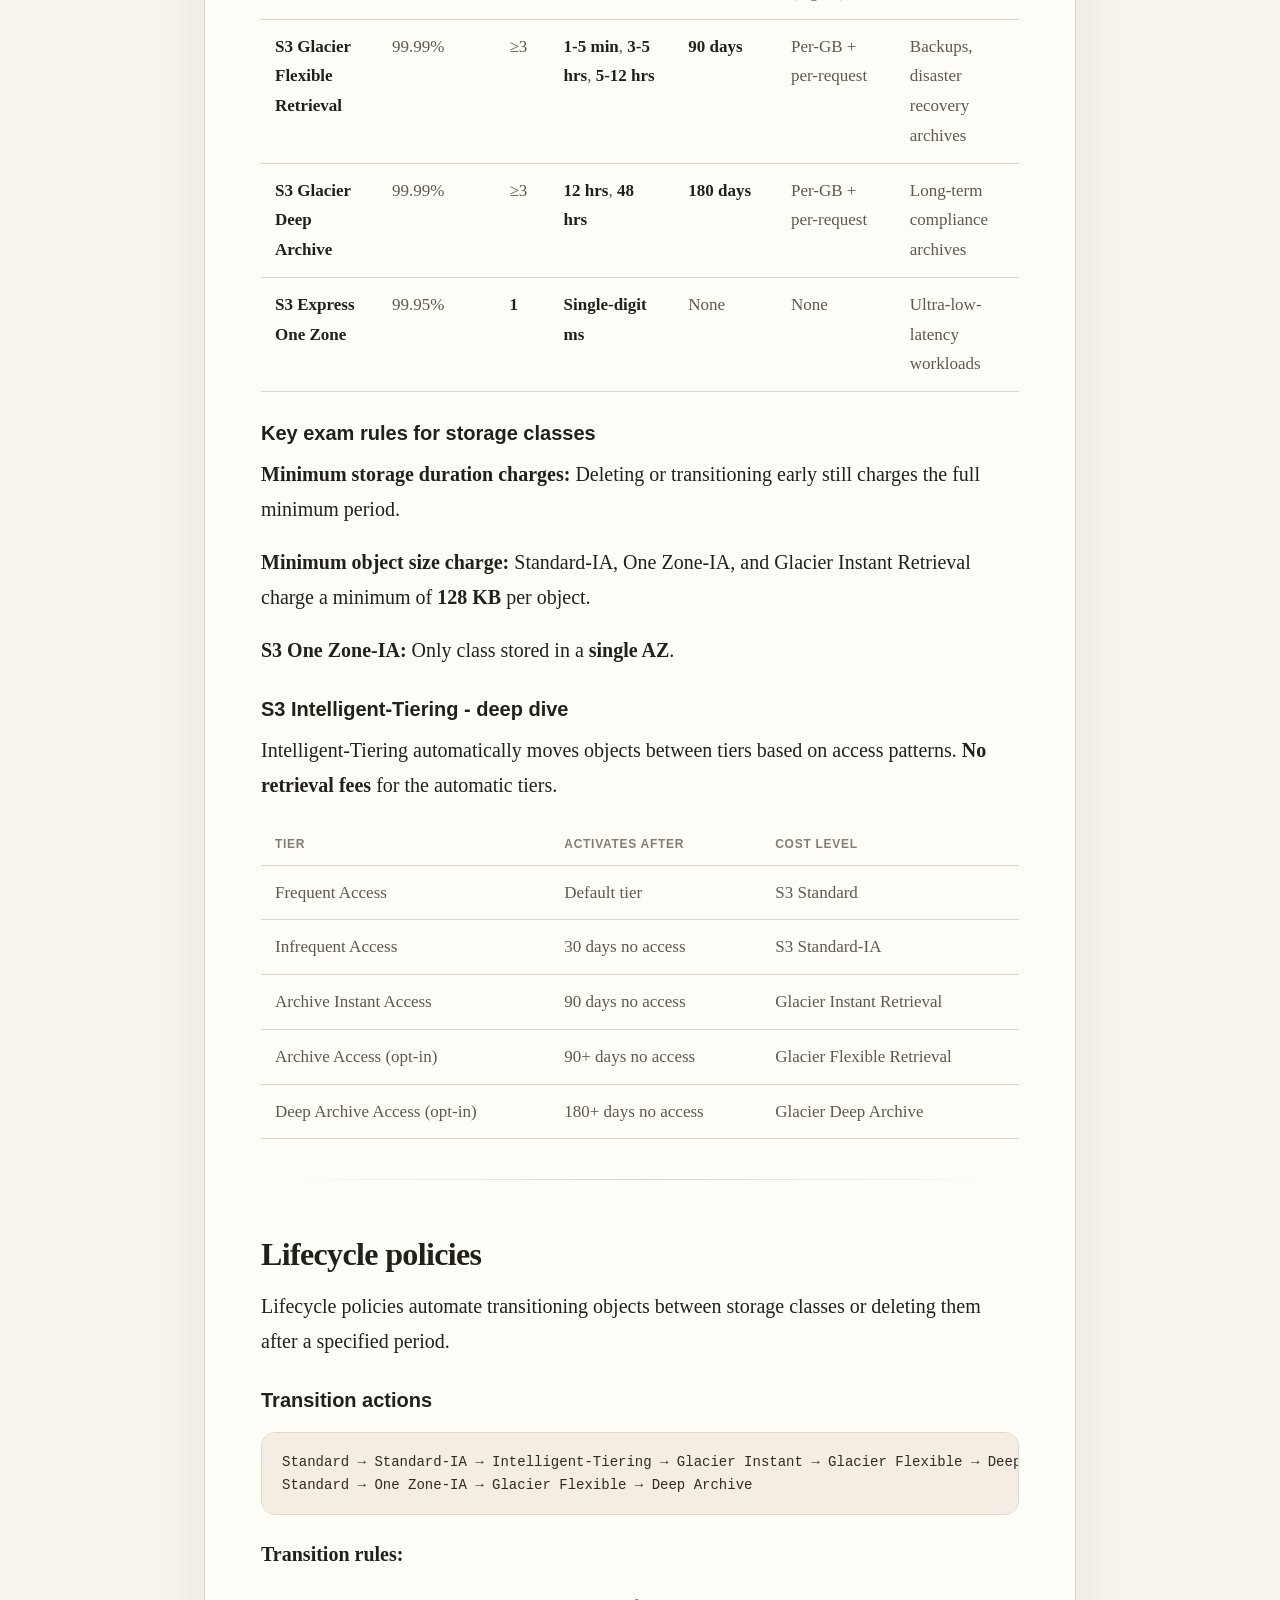
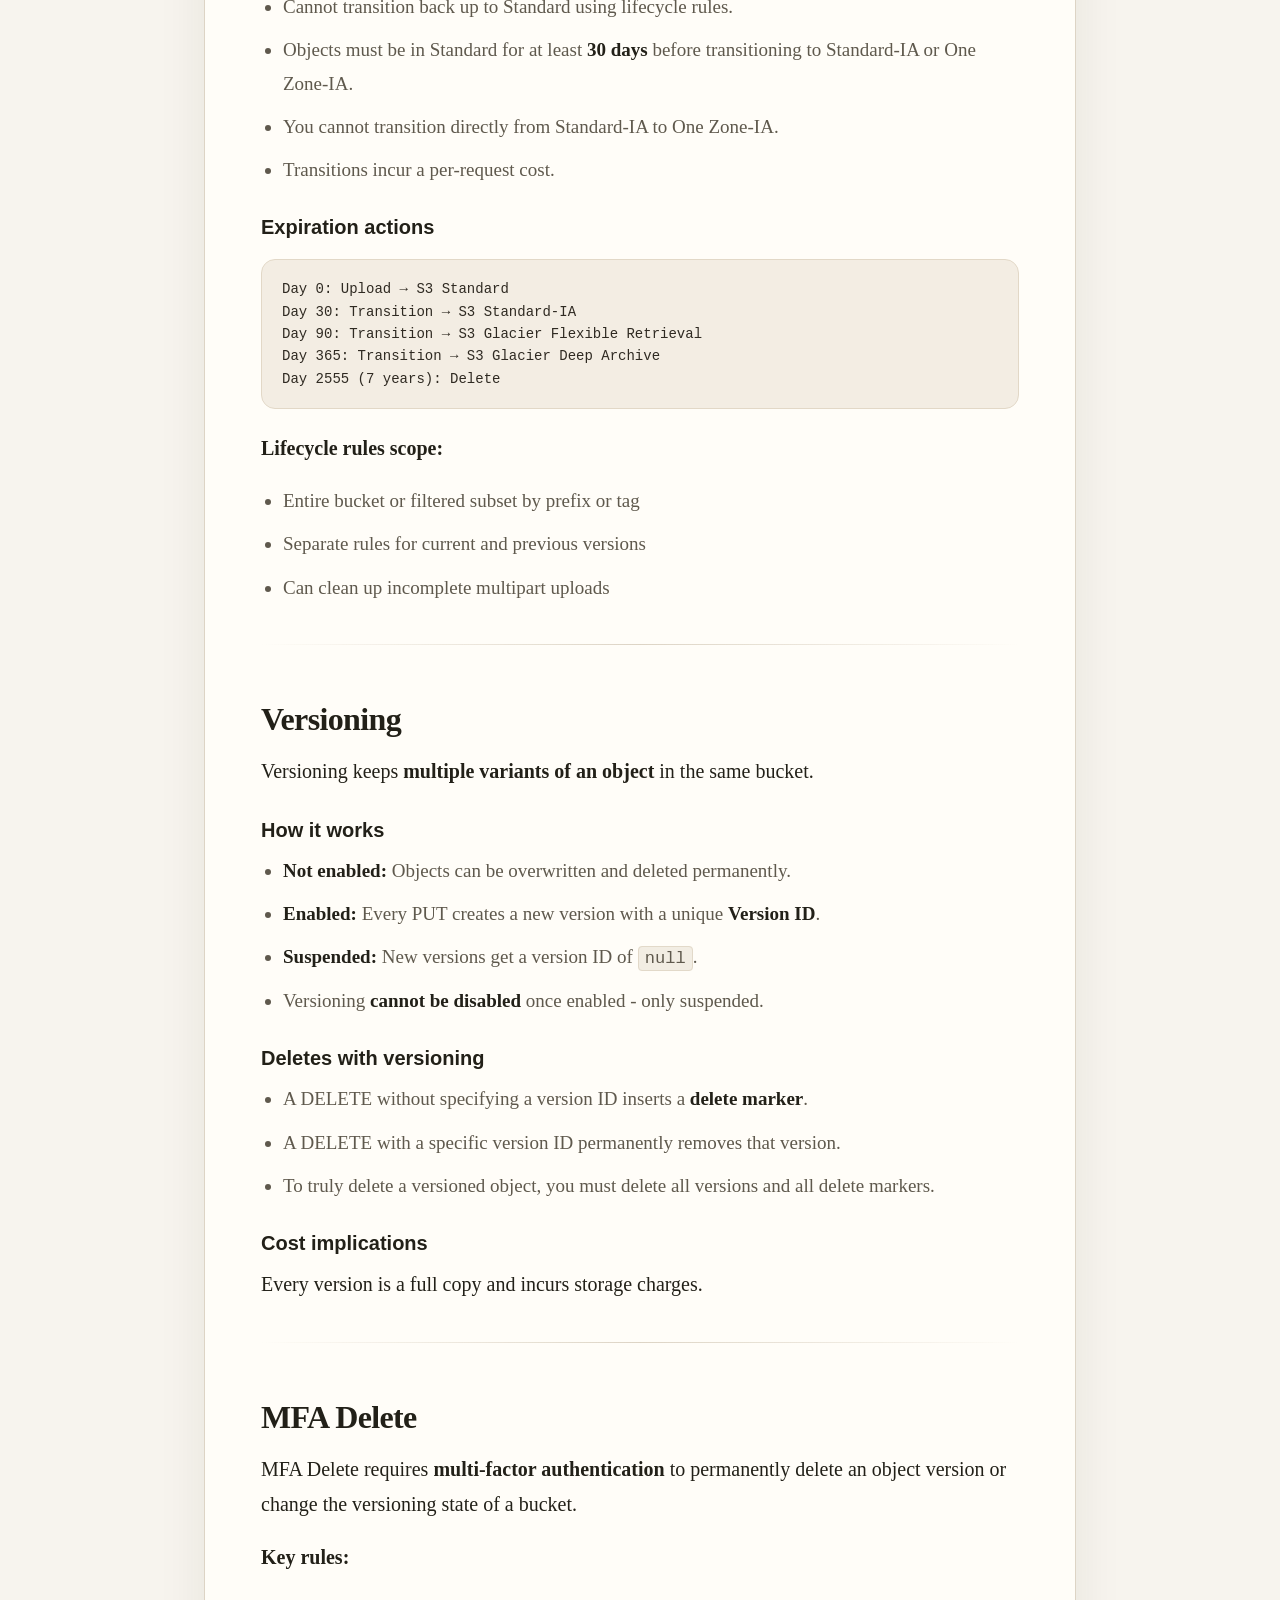
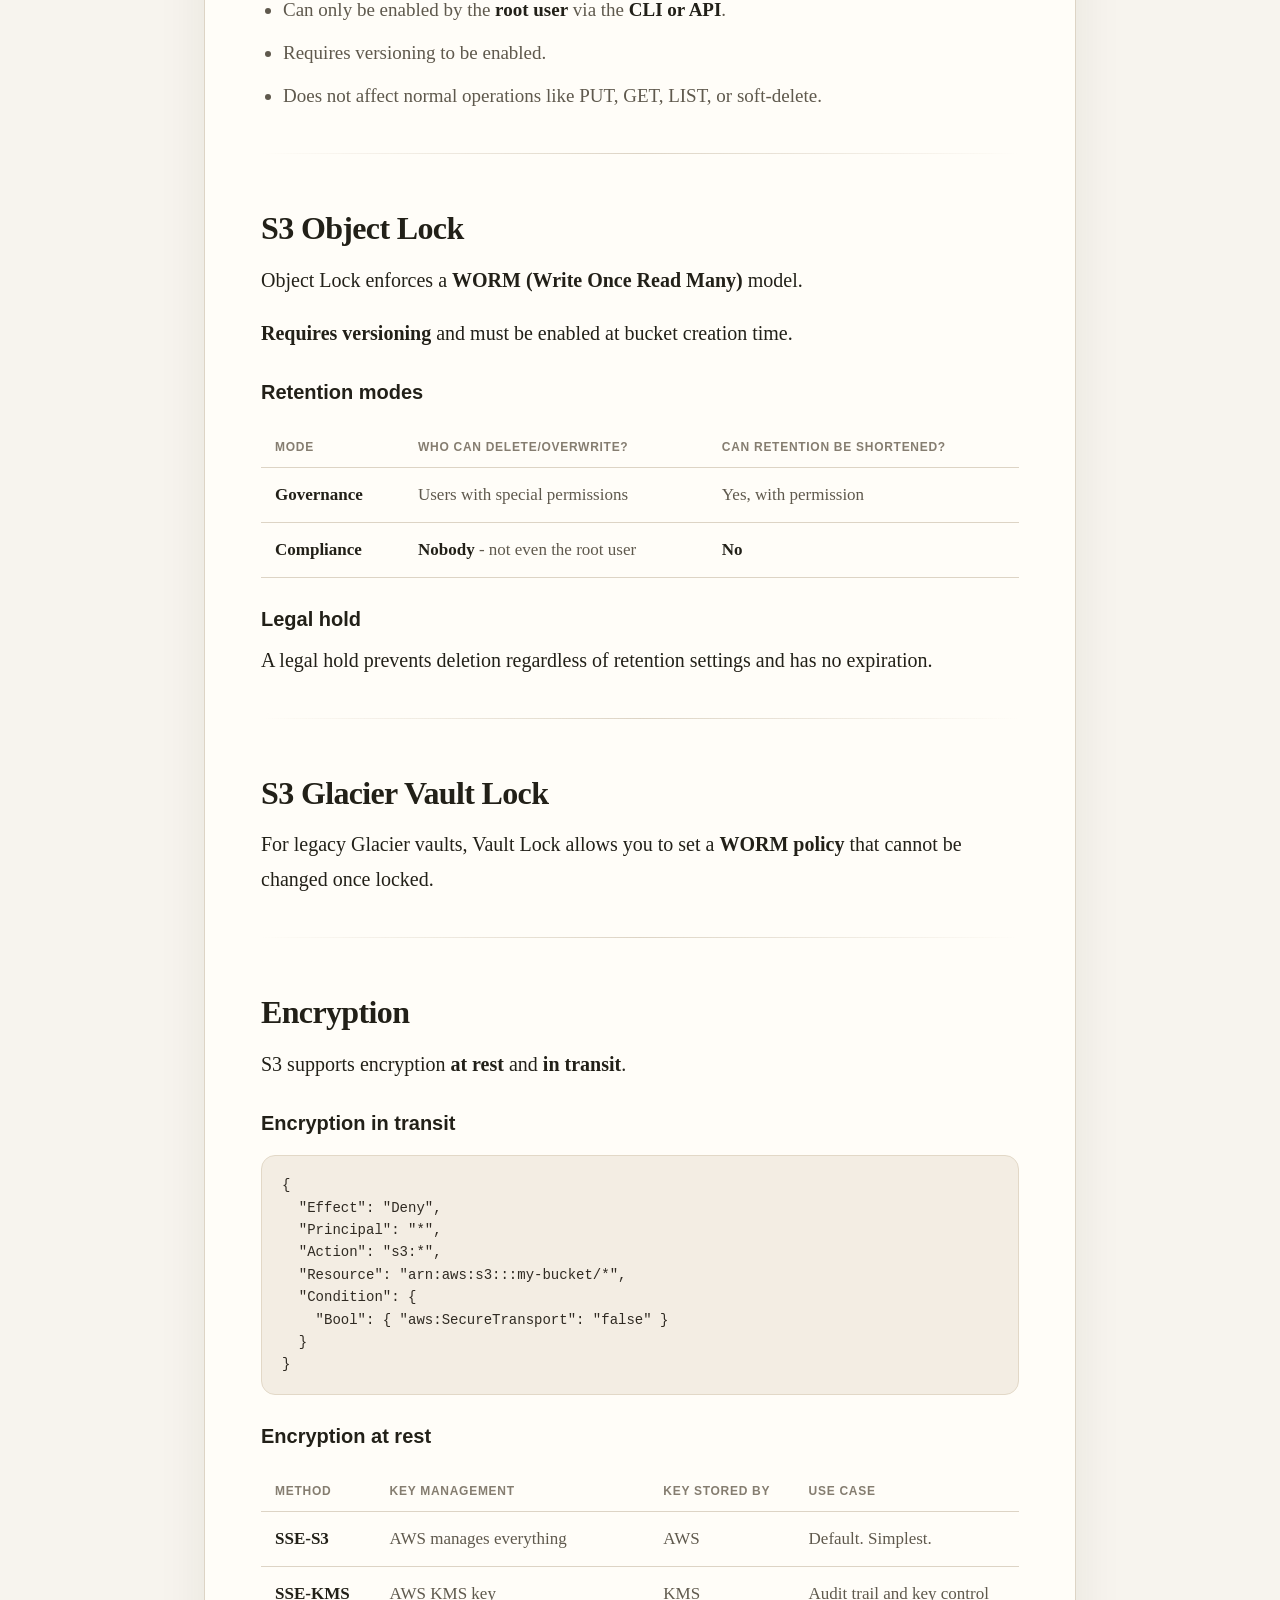
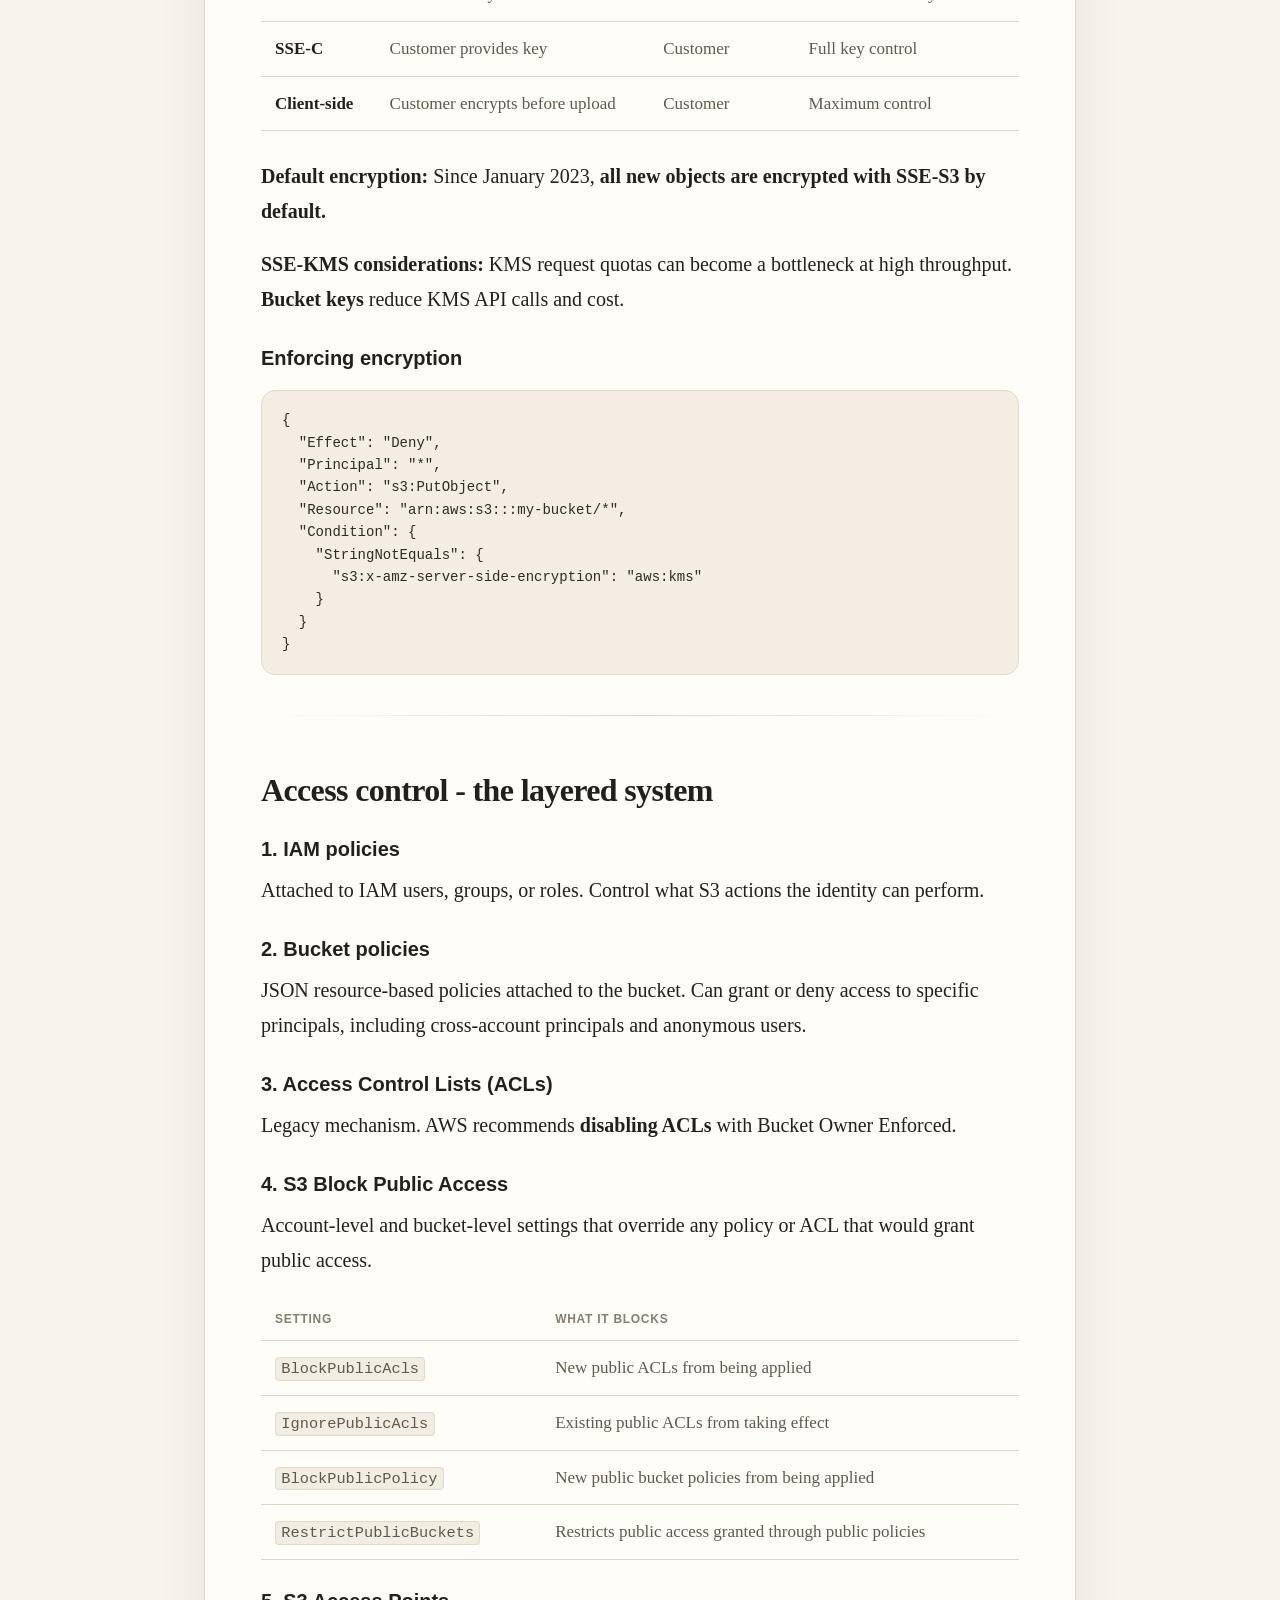
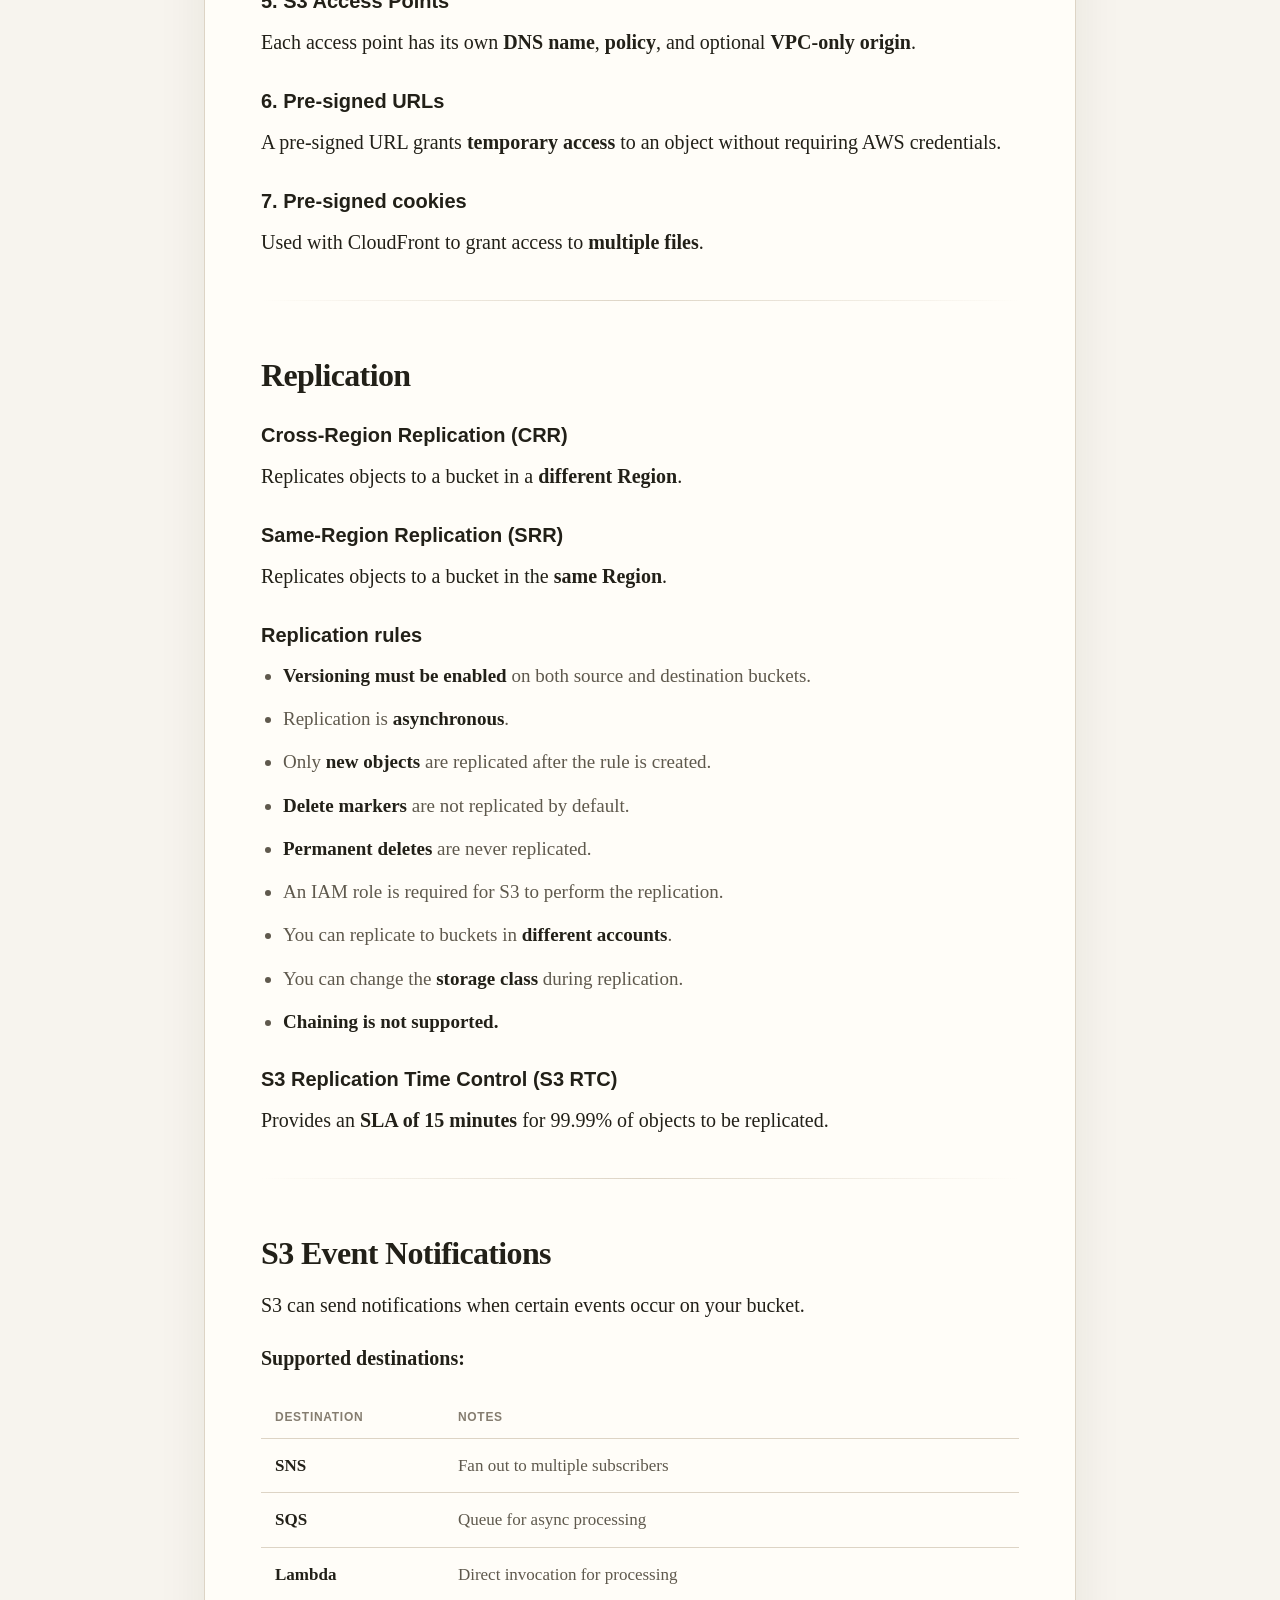
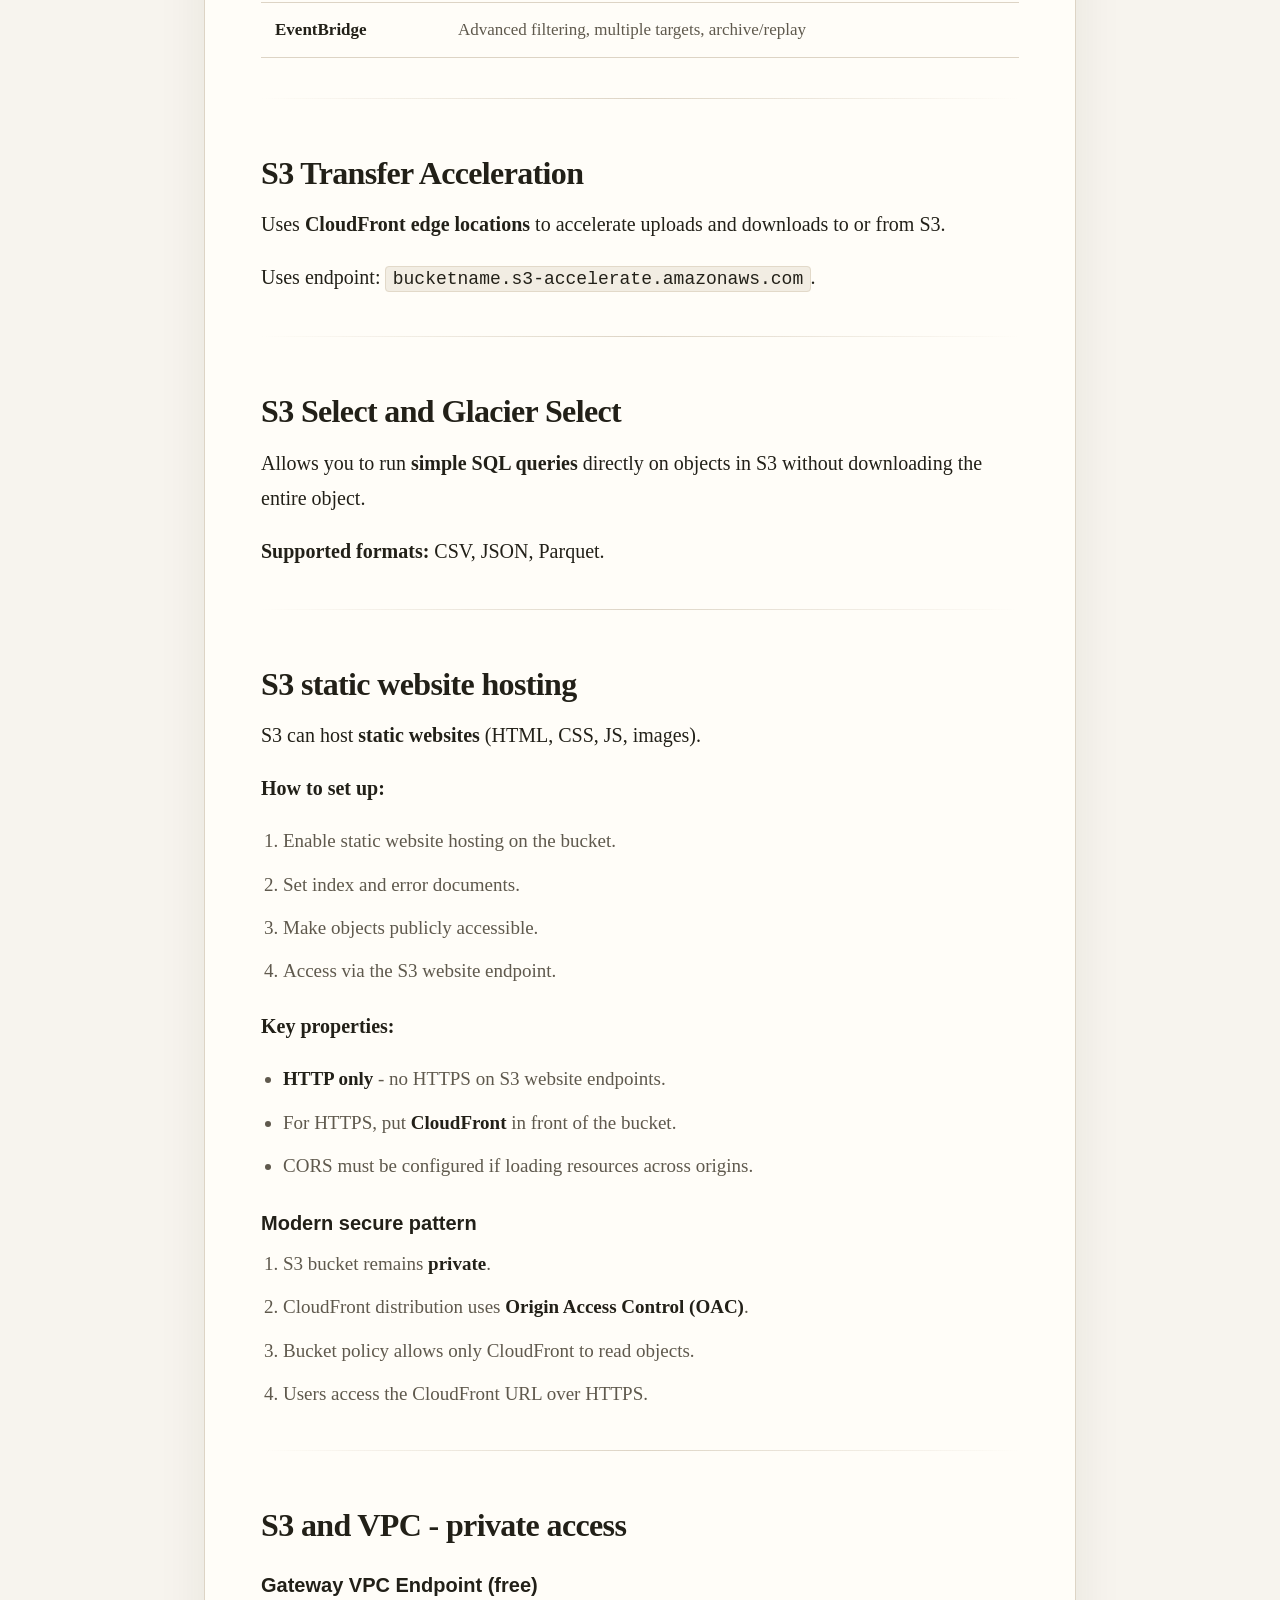
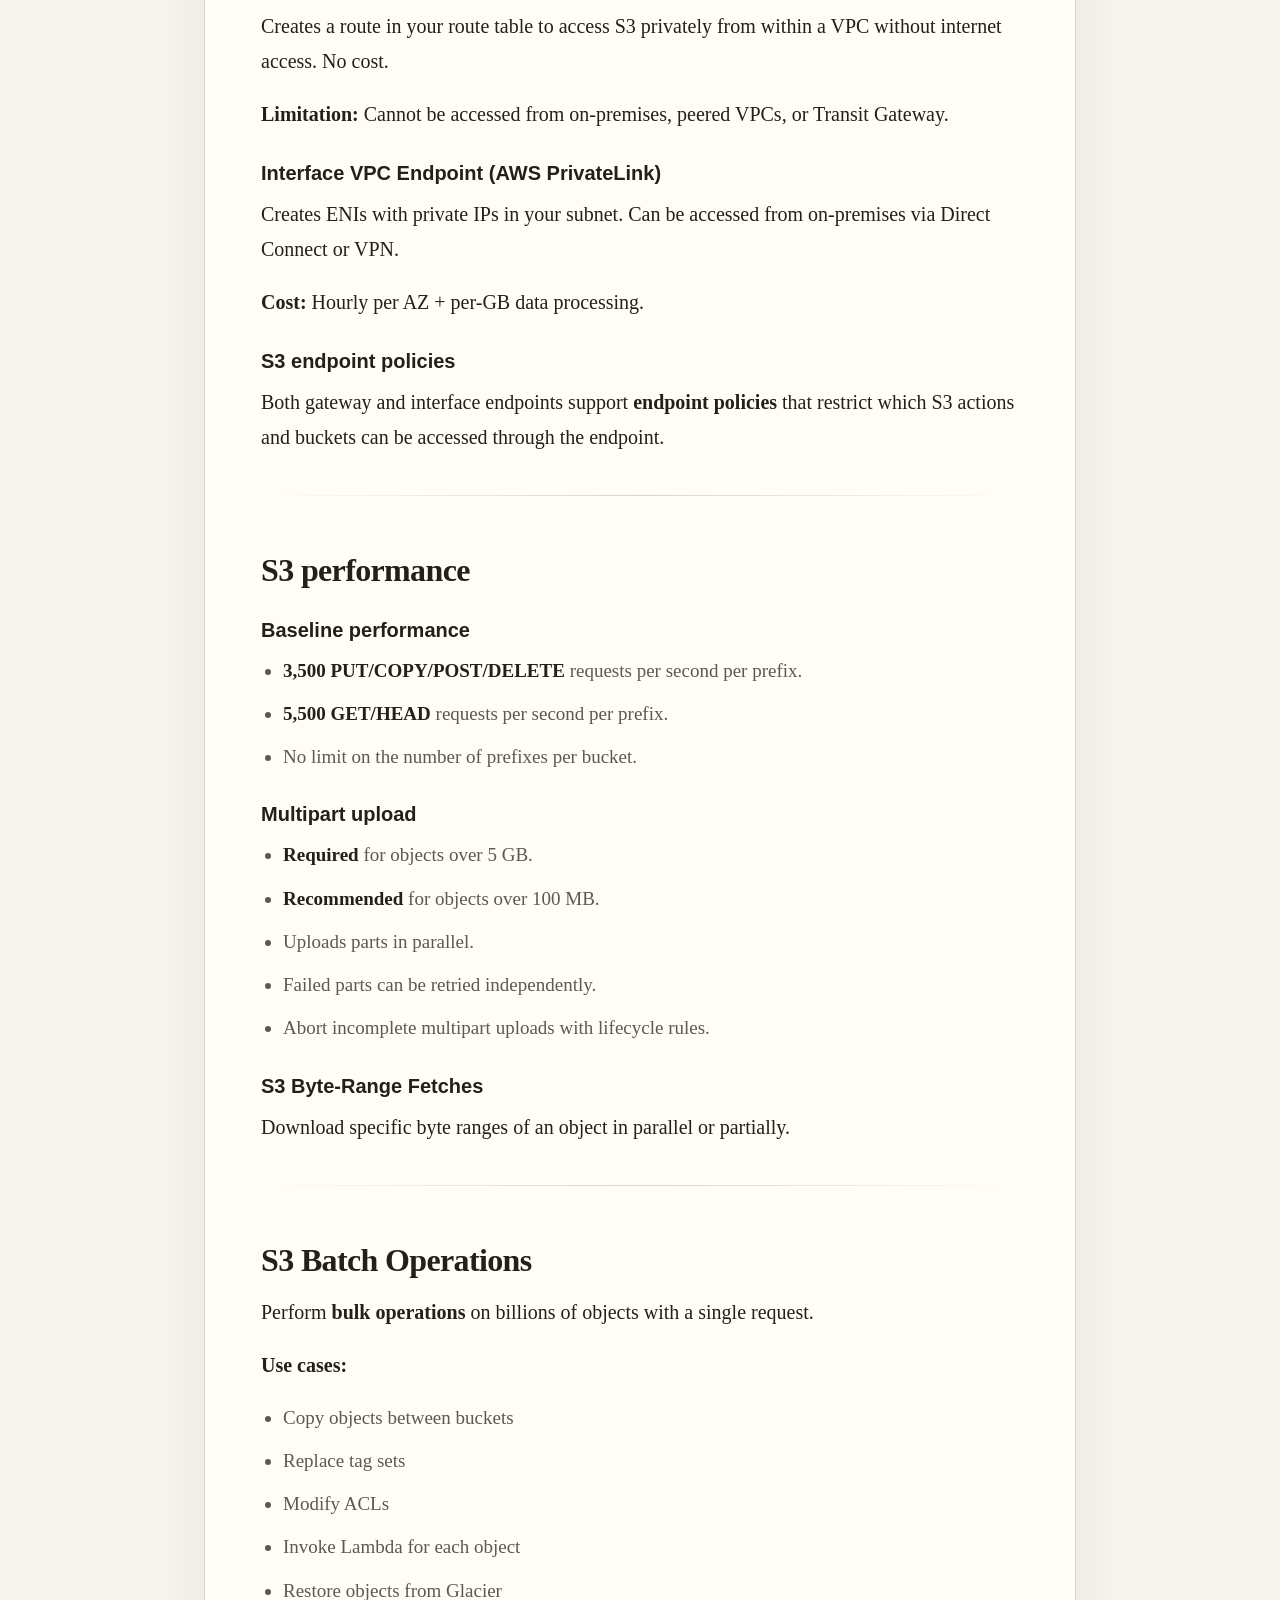
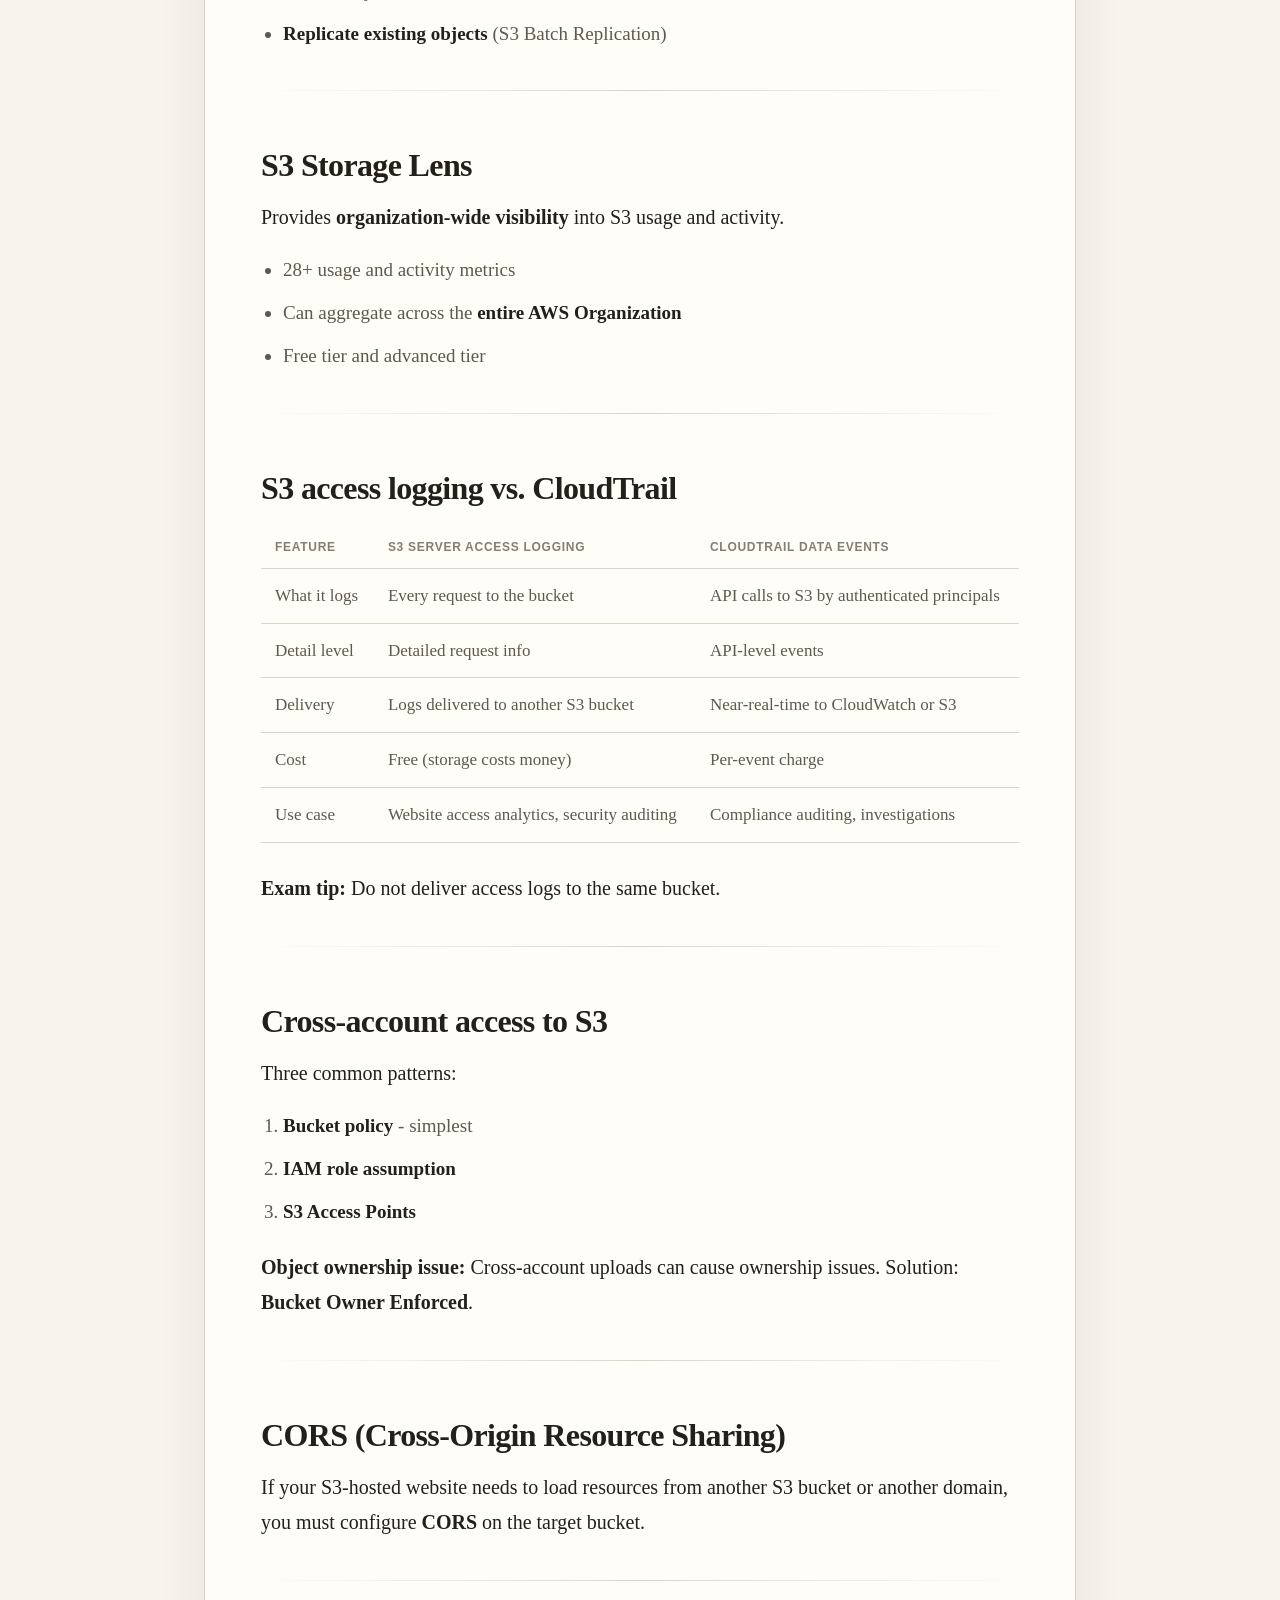
<file: s3.html>
<!DOCTYPE html>
<html lang="en">
<head>
<meta charset="UTF-8">
<meta name="viewport" content="width=device-width, initial-scale=1.0">
<title>AWS S3: The Complete Guide for SAA-C03</title>
<style>
  *, *::before, *::after { box-sizing: border-box; }

  :root {
    --bg: #f7f4ee;
    --paper: #fffdf8;
    --border: #ddd4c5;
    --text: #222018;
    --text-dim: #5f594d;
    --text-faint: #857d70;
    --accent: #8d5c00;
    --accent-soft: rgba(141, 92, 0, 0.08);
    --shadow: 0 20px 50px rgba(44, 35, 19, 0.08);
  }

  html { scroll-behavior: smooth; }

  body {
    margin: 0;
    background: var(--bg);
    color: var(--text);
    font-family: Charter, "Iowan Old Style", "Palatino Linotype", "Book Antiqua", Georgia, serif;
    line-height: 1.75;
  }

  body::before {
    content: "";
    position: fixed;
    inset: 0;
    background:
      linear-gradient(180deg, rgba(255,255,255,0.55), rgba(255,255,255,0)),
      radial-gradient(circle at top left, rgba(255,255,255,0.5), transparent 30%);
    pointer-events: none;
    z-index: 0;
  }

  .page {
    position: relative;
    z-index: 1;
    max-width: 920px;
    margin: 0 auto;
    padding: 36px 24px 72px;
  }

  .topnav {
    display: flex;
    gap: 10px;
    margin-bottom: 18px;
  }

  .navlink {
    display: inline-flex;
    align-items: center;
    border: 1px solid var(--border);
    border-radius: 999px;
    padding: 8px 14px;
    background: rgba(255, 253, 248, 0.82);
    color: var(--text-dim);
    text-decoration: none;
    font: 700 12px/1.2 "Helvetica Neue", Arial, sans-serif;
    letter-spacing: 0.06em;
    text-transform: uppercase;
    transition: background 140ms ease, color 140ms ease, border-color 140ms ease;
  }

  .navlink:hover {
    background: var(--accent-soft);
    border-color: #cfbea0;
    color: var(--text);
  }

  .navlink[aria-current="page"] {
    background: var(--accent-soft);
    border-color: #cfbea0;
    color: var(--accent);
  }

  .article {
    background: var(--paper);
    border: 1px solid var(--border);
    border-radius: 20px;
    box-shadow: var(--shadow);
    padding: 48px 56px;
  }

  header {
    margin-bottom: 32px;
  }

  h1 {
    font-size: clamp(27px, 3.5vw, 39px);
    line-height: 1.05;
    margin: 0 0 16px;
    letter-spacing: -0.02em;
  }

  .deck {
    font-size: 22px;
    line-height: 1.55;
    color: var(--text-dim);
    max-width: 720px;
    margin: 0;
  }

  h2 {
    font-size: 32px;
    line-height: 1.15;
    margin: 56px 0 16px;
    letter-spacing: -0.02em;
  }

  h3 {
    font: 700 20px/1.35 "Helvetica Neue", Arial, sans-serif;
    margin: 28px 0 10px;
    color: var(--text);
  }

  p {
    font-size: 20px;
    margin: 0 0 18px;
  }

  ul, ol {
    margin: 0 0 22px 22px;
    padding: 0;
  }

  li {
    font-size: 19px;
    margin-bottom: 10px;
    color: var(--text-dim);
  }

  strong { color: var(--text); }

  em { color: var(--text-dim); }

  code {
    font-family: "SFMono-Regular", Consolas, "Liberation Mono", Menlo, monospace;
    font-size: 0.9em;
    background: #f2ede3;
    border: 1px solid #e2d9c9;
    border-radius: 4px;
    padding: 0.12em 0.35em;
  }

  pre {
    margin: 18px 0 22px;
    padding: 18px 20px;
    overflow-x: auto;
    background: #f3ede3;
    border: 1px solid #e2d8c7;
    border-radius: 14px;
    color: #2f2a22;
    font: 14px/1.6 "SFMono-Regular", Consolas, "Liberation Mono", Menlo, monospace;
  }

  hr {
    border: 0;
    height: 1px;
    margin: 40px 0;
    background: linear-gradient(to right, transparent, var(--border), transparent);
  }

  table {
    width: 100%;
    border-collapse: collapse;
    margin: 22px 0 28px;
    font-size: 17px;
  }

  th, td {
    text-align: left;
    vertical-align: top;
    padding: 12px 14px;
    border-bottom: 1px solid var(--border);
  }

  th {
    font: 700 12px/1.3 "Helvetica Neue", Arial, sans-serif;
    letter-spacing: 0.06em;
    text-transform: uppercase;
    color: var(--text-faint);
  }

  td {
    color: var(--text-dim);
  }

  @media (max-width: 768px) {
    .page {
      padding-top: 24px;
    }

    .topnav {
      margin-bottom: 14px;
    }

    .navlink {
      font-size: 11px;
      padding: 7px 12px;
    }

    .article {
      padding: 28px 18px;
      border-radius: 16px;
    }

    .deck {
      font-size: 18px;
    }

    p {
      font-size: 16px;
    }

    li {
      font-size: 15px;
    }

    h2 {
      font-size: 24px;
    }

    h3 {
      font-size: 18px;
    }

    table {
      display: block;
      overflow-x: auto;
      white-space: nowrap;
      font-size: 14px;
      -webkit-overflow-scrolling: touch;
    }

    th, td {
      padding: 10px 12px;
    }

    pre {
      font-size: 12px;
      padding: 14px 16px;
    }
  }
</style>
</head>
<body>
  <main class="page">
    <nav class="topnav" aria-label="Site sections">
      <a class="navlink" href="./index.html">IAM</a>
      <a class="navlink" href="./iam-cheat-sheet.html">IAM Cheat Sheet</a>
      <a class="navlink" href="./vpc.html">VPC</a>
      <a class="navlink" href="./vpc-overview.html">VPC Overview</a>
      <a class="navlink" href="./vpc-cheat-sheet.html">VPC Cheat Sheet</a>
      <a class="navlink" href="./ec2-cheat-sheet.html">EC2 Cheat Sheet</a>
      <a class="navlink" href="./s3.html" aria-current="page">S3</a>
      <a class="navlink" href="./s3-cheat-sheet.html">S3 Cheat Sheet</a>
      <a class="navlink" href="./storage-cheat-sheet.html">Storage Cheat Sheet</a>
      <a class="navlink" href="./sqs-sns-cheat-sheet.html">SQS SNS Cheat Sheet</a>
      <a class="navlink" href="./ec2-and-ebs.html">EC2 and EBS and ELB</a>
      <a class="navlink" href="./efs.html">EFS</a>
      <a class="navlink" href="./dynamodb.html">DynamoDB</a>
      <a class="navlink" href="./aurora-and-rds.html">Aurora and RDS</a>
      <a class="navlink" href="./route-53.html">Route 53</a>
    </nav>
    <article class="article">
      <header>
        <h1>AWS S3: The Complete Guide for SAA-C03</h1>
        <p class="deck"><em>Everything you need to know about Amazon Simple Storage Service &mdash; every storage class, every security mechanism, every replication pattern, every lifecycle rule, every hard limit, and every exam trap &mdash; in one place.</em></p>
      </header>

      <hr>

      <section>
        <h2>What is S3?</h2>
        <p>Amazon S3 (Simple Storage Service) is <strong>object storage</strong> built for storing and retrieving any amount of data from anywhere. It is not a file system (that is EFS) and not block storage (that is EBS). Objects in S3 are accessed via HTTP/HTTPS APIs, not mounted as drives.</p>
        <p><strong>Foundational properties:</strong></p>
        <ul>
          <li><strong>Durability:</strong> 99.999999999% (11 nines)</li>
          <li><strong>Scalability:</strong> Virtually unlimited storage. No capacity planning needed.</li>
          <li><strong>Availability:</strong> 99.99% for S3 Standard (SLA: 99.9%).</li>
          <li><strong>Consistency:</strong> <strong>Strong read-after-write consistency</strong> for all operations.</li>
          <li>S3 is a <strong>Regional service</strong>.</li>
          <li>S3 is a <strong>global namespace</strong> - bucket names must be globally unique across all AWS accounts worldwide.</li>
        </ul>
      </section>

      <hr>

      <section>
        <h2>Core concepts</h2>
        <h3>Buckets</h3>
        <p>A bucket is a <strong>container for objects</strong>. Every object lives in exactly one bucket.</p>
        <p><strong>Bucket rules:</strong></p>
        <ul>
          <li>Bucket names must be <strong>globally unique</strong> across all AWS accounts.</li>
          <li>Bucket names must be 3-63 characters, lowercase, no underscores, cannot look like an IP address.</li>
          <li>You can have up to <strong>100 general purpose buckets</strong> per account (adjustable to 1,000).</li>
          <li>Buckets are created in a specific <strong>Region</strong>.</li>
          <li>You <strong>cannot nest buckets</strong>.</li>
          <li>Buckets can be empty, but they cannot be deleted if they contain objects.</li>
        </ul>

        <h3>Objects</h3>
        <p>An object is a <strong>file plus metadata</strong>. It consists of:</p>
        <ul>
          <li><strong>Key</strong> - the full path/name of the object</li>
          <li><strong>Value</strong> - the data itself</li>
          <li><strong>Metadata</strong> - system and user-defined metadata</li>
          <li><strong>Version ID</strong> - if versioning is enabled</li>
          <li><strong>Tags</strong> - up to 10 tags per object</li>
        </ul>
        <p><strong>Object size limits:</strong></p>
        <ul>
          <li>Single object maximum: <strong>5 TB</strong>.</li>
          <li>Single PUT upload maximum: <strong>5 GB</strong>.</li>
          <li>For objects larger than 5 GB, you <strong>must</strong> use multipart upload.</li>
          <li><strong>Multipart upload</strong> is recommended for objects over <strong>100 MB</strong>.</li>
        </ul>

        <h3>Prefixes (not folders)</h3>
        <p>S3 has a <strong>flat structure</strong> - there are no real folders or directories. The slash in a key is just part of the key name. This matters because S3 performance scales by <strong>prefix</strong>.</p>
      </section>

      <hr>

      <section>
        <h2>Storage classes - the complete comparison</h2>
        <p>All storage classes provide <strong>11 nines</strong> of durability except where noted. They differ in availability, retrieval time, minimum storage duration, and cost.</p>
        <table>
          <thead>
            <tr>
              <th>Storage Class</th>
              <th>Availability</th>
              <th>AZs</th>
              <th>Retrieval Time</th>
              <th>Min Storage Duration</th>
              <th>Retrieval Fee</th>
              <th>Use Case</th>
            </tr>
          </thead>
          <tbody>
            <tr><td><strong>S3 Standard</strong></td><td>99.99%</td><td>&ge;3</td><td>Milliseconds</td><td>None</td><td>None</td><td>Frequently accessed data</td></tr>
            <tr><td><strong>S3 Intelligent-Tiering</strong></td><td>99.9%</td><td>&ge;3</td><td>Milliseconds (auto-tiers)</td><td>None</td><td>None (monitoring fee per object)</td><td>Unknown or changing access patterns</td></tr>
            <tr><td><strong>S3 Standard-IA</strong></td><td>99.9%</td><td>&ge;3</td><td>Milliseconds</td><td><strong>30 days</strong></td><td>Per-GB retrieval fee</td><td>Infrequent access, rapid retrieval needed</td></tr>
            <tr><td><strong>S3 One Zone-IA</strong></td><td>99.5%</td><td><strong>1</strong></td><td>Milliseconds</td><td><strong>30 days</strong></td><td>Per-GB retrieval fee</td><td>Re-creatable infrequent data, secondary backups</td></tr>
            <tr><td><strong>S3 Glacier Instant Retrieval</strong></td><td>99.9%</td><td>&ge;3</td><td><strong>Milliseconds</strong></td><td><strong>90 days</strong></td><td>Per-GB retrieval fee (higher)</td><td>Archives needing instant access</td></tr>
            <tr><td><strong>S3 Glacier Flexible Retrieval</strong></td><td>99.99%</td><td>&ge;3</td><td><strong>1-5 min</strong>, <strong>3-5 hrs</strong>, <strong>5-12 hrs</strong></td><td><strong>90 days</strong></td><td>Per-GB + per-request</td><td>Backups, disaster recovery archives</td></tr>
            <tr><td><strong>S3 Glacier Deep Archive</strong></td><td>99.99%</td><td>&ge;3</td><td><strong>12 hrs</strong>, <strong>48 hrs</strong></td><td><strong>180 days</strong></td><td>Per-GB + per-request</td><td>Long-term compliance archives</td></tr>
            <tr><td><strong>S3 Express One Zone</strong></td><td>99.95%</td><td><strong>1</strong></td><td><strong>Single-digit ms</strong></td><td>None</td><td>None</td><td>Ultra-low-latency workloads</td></tr>
          </tbody>
        </table>

        <h3>Key exam rules for storage classes</h3>
        <p><strong>Minimum storage duration charges:</strong> Deleting or transitioning early still charges the full minimum period.</p>
        <p><strong>Minimum object size charge:</strong> Standard-IA, One Zone-IA, and Glacier Instant Retrieval charge a minimum of <strong>128 KB</strong> per object.</p>
        <p><strong>S3 One Zone-IA:</strong> Only class stored in a <strong>single AZ</strong>.</p>

        <h3>S3 Intelligent-Tiering - deep dive</h3>
        <p>Intelligent-Tiering automatically moves objects between tiers based on access patterns. <strong>No retrieval fees</strong> for the automatic tiers.</p>
        <table>
          <thead>
            <tr><th>Tier</th><th>Activates after</th><th>Cost level</th></tr>
          </thead>
          <tbody>
            <tr><td>Frequent Access</td><td>Default tier</td><td>S3 Standard</td></tr>
            <tr><td>Infrequent Access</td><td>30 days no access</td><td>S3 Standard-IA</td></tr>
            <tr><td>Archive Instant Access</td><td>90 days no access</td><td>Glacier Instant Retrieval</td></tr>
            <tr><td>Archive Access (opt-in)</td><td>90+ days no access</td><td>Glacier Flexible Retrieval</td></tr>
            <tr><td>Deep Archive Access (opt-in)</td><td>180+ days no access</td><td>Glacier Deep Archive</td></tr>
          </tbody>
        </table>
      </section>

      <hr>

      <section>
        <h2>Lifecycle policies</h2>
        <p>Lifecycle policies automate transitioning objects between storage classes or deleting them after a specified period.</p>

        <h3>Transition actions</h3>
<pre>Standard → Standard-IA → Intelligent-Tiering → Glacier Instant → Glacier Flexible → Deep Archive
Standard → One Zone-IA → Glacier Flexible → Deep Archive</pre>
        <p><strong>Transition rules:</strong></p>
        <ul>
          <li>Cannot transition back up to Standard using lifecycle rules.</li>
          <li>Objects must be in Standard for at least <strong>30 days</strong> before transitioning to Standard-IA or One Zone-IA.</li>
          <li>You cannot transition directly from Standard-IA to One Zone-IA.</li>
          <li>Transitions incur a per-request cost.</li>
        </ul>

        <h3>Expiration actions</h3>
<pre>Day 0: Upload → S3 Standard
Day 30: Transition → S3 Standard-IA
Day 90: Transition → S3 Glacier Flexible Retrieval
Day 365: Transition → S3 Glacier Deep Archive
Day 2555 (7 years): Delete</pre>
        <p><strong>Lifecycle rules scope:</strong></p>
        <ul>
          <li>Entire bucket or filtered subset by prefix or tag</li>
          <li>Separate rules for current and previous versions</li>
          <li>Can clean up incomplete multipart uploads</li>
        </ul>
      </section>

      <hr>

      <section>
        <h2>Versioning</h2>
        <p>Versioning keeps <strong>multiple variants of an object</strong> in the same bucket.</p>
        <h3>How it works</h3>
        <ul>
          <li><strong>Not enabled:</strong> Objects can be overwritten and deleted permanently.</li>
          <li><strong>Enabled:</strong> Every PUT creates a new version with a unique <strong>Version ID</strong>.</li>
          <li><strong>Suspended:</strong> New versions get a version ID of <code>null</code>.</li>
          <li>Versioning <strong>cannot be disabled</strong> once enabled - only suspended.</li>
        </ul>

        <h3>Deletes with versioning</h3>
        <ul>
          <li>A DELETE without specifying a version ID inserts a <strong>delete marker</strong>.</li>
          <li>A DELETE with a specific version ID permanently removes that version.</li>
          <li>To truly delete a versioned object, you must delete all versions and all delete markers.</li>
        </ul>

        <h3>Cost implications</h3>
        <p>Every version is a full copy and incurs storage charges.</p>
      </section>

      <hr>

      <section>
        <h2>MFA Delete</h2>
        <p>MFA Delete requires <strong>multi-factor authentication</strong> to permanently delete an object version or change the versioning state of a bucket.</p>
        <p><strong>Key rules:</strong></p>
        <ul>
          <li>Can only be enabled by the <strong>root user</strong> via the <strong>CLI or API</strong>.</li>
          <li>Requires versioning to be enabled.</li>
          <li>Does not affect normal operations like PUT, GET, LIST, or soft-delete.</li>
        </ul>
      </section>

      <hr>

      <section>
        <h2>S3 Object Lock</h2>
        <p>Object Lock enforces a <strong>WORM (Write Once Read Many)</strong> model.</p>
        <p><strong>Requires versioning</strong> and must be enabled at bucket creation time.</p>
        <h3>Retention modes</h3>
        <table>
          <thead>
            <tr><th>Mode</th><th>Who can delete/overwrite?</th><th>Can retention be shortened?</th></tr>
          </thead>
          <tbody>
            <tr><td><strong>Governance</strong></td><td>Users with special permissions</td><td>Yes, with permission</td></tr>
            <tr><td><strong>Compliance</strong></td><td><strong>Nobody</strong> - not even the root user</td><td><strong>No</strong></td></tr>
          </tbody>
        </table>
        <h3>Legal hold</h3>
        <p>A legal hold prevents deletion regardless of retention settings and has no expiration.</p>
      </section>

      <hr>

      <section>
        <h2>S3 Glacier Vault Lock</h2>
        <p>For legacy Glacier vaults, Vault Lock allows you to set a <strong>WORM policy</strong> that cannot be changed once locked.</p>
      </section>

      <hr>

      <section>
        <h2>Encryption</h2>
        <p>S3 supports encryption <strong>at rest</strong> and <strong>in transit</strong>.</p>

        <h3>Encryption in transit</h3>
<pre>{
  "Effect": "Deny",
  "Principal": "*",
  "Action": "s3:*",
  "Resource": "arn:aws:s3:::my-bucket/*",
  "Condition": {
    "Bool": { "aws:SecureTransport": "false" }
  }
}</pre>

        <h3>Encryption at rest</h3>
        <table>
          <thead>
            <tr><th>Method</th><th>Key management</th><th>Key stored by</th><th>Use case</th></tr>
          </thead>
          <tbody>
            <tr><td><strong>SSE-S3</strong></td><td>AWS manages everything</td><td>AWS</td><td>Default. Simplest.</td></tr>
            <tr><td><strong>SSE-KMS</strong></td><td>AWS KMS key</td><td>KMS</td><td>Audit trail and key control</td></tr>
            <tr><td><strong>SSE-C</strong></td><td>Customer provides key</td><td>Customer</td><td>Full key control</td></tr>
            <tr><td><strong>Client-side</strong></td><td>Customer encrypts before upload</td><td>Customer</td><td>Maximum control</td></tr>
          </tbody>
        </table>
        <p><strong>Default encryption:</strong> Since January 2023, <strong>all new objects are encrypted with SSE-S3 by default.</strong></p>
        <p><strong>SSE-KMS considerations:</strong> KMS request quotas can become a bottleneck at high throughput. <strong>Bucket keys</strong> reduce KMS API calls and cost.</p>

        <h3>Enforcing encryption</h3>
<pre>{
  "Effect": "Deny",
  "Principal": "*",
  "Action": "s3:PutObject",
  "Resource": "arn:aws:s3:::my-bucket/*",
  "Condition": {
    "StringNotEquals": {
      "s3:x-amz-server-side-encryption": "aws:kms"
    }
  }
}</pre>
      </section>

      <hr>

      <section>
        <h2>Access control - the layered system</h2>
        <h3>1. IAM policies</h3>
        <p>Attached to IAM users, groups, or roles. Control what S3 actions the identity can perform.</p>
        <h3>2. Bucket policies</h3>
        <p>JSON resource-based policies attached to the bucket. Can grant or deny access to specific principals, including cross-account principals and anonymous users.</p>
        <h3>3. Access Control Lists (ACLs)</h3>
        <p>Legacy mechanism. AWS recommends <strong>disabling ACLs</strong> with Bucket Owner Enforced.</p>
        <h3>4. S3 Block Public Access</h3>
        <p>Account-level and bucket-level settings that override any policy or ACL that would grant public access.</p>
        <table>
          <thead>
            <tr><th>Setting</th><th>What it blocks</th></tr>
          </thead>
          <tbody>
            <tr><td><code>BlockPublicAcls</code></td><td>New public ACLs from being applied</td></tr>
            <tr><td><code>IgnorePublicAcls</code></td><td>Existing public ACLs from taking effect</td></tr>
            <tr><td><code>BlockPublicPolicy</code></td><td>New public bucket policies from being applied</td></tr>
            <tr><td><code>RestrictPublicBuckets</code></td><td>Restricts public access granted through public policies</td></tr>
          </tbody>
        </table>
        <h3>5. S3 Access Points</h3>
        <p>Each access point has its own <strong>DNS name</strong>, <strong>policy</strong>, and optional <strong>VPC-only origin</strong>.</p>
        <h3>6. Pre-signed URLs</h3>
        <p>A pre-signed URL grants <strong>temporary access</strong> to an object without requiring AWS credentials.</p>
        <h3>7. Pre-signed cookies</h3>
        <p>Used with CloudFront to grant access to <strong>multiple files</strong>.</p>
      </section>

      <hr>

      <section>
        <h2>Replication</h2>
        <h3>Cross-Region Replication (CRR)</h3>
        <p>Replicates objects to a bucket in a <strong>different Region</strong>.</p>
        <h3>Same-Region Replication (SRR)</h3>
        <p>Replicates objects to a bucket in the <strong>same Region</strong>.</p>
        <h3>Replication rules</h3>
        <ul>
          <li><strong>Versioning must be enabled</strong> on both source and destination buckets.</li>
          <li>Replication is <strong>asynchronous</strong>.</li>
          <li>Only <strong>new objects</strong> are replicated after the rule is created.</li>
          <li><strong>Delete markers</strong> are not replicated by default.</li>
          <li><strong>Permanent deletes</strong> are never replicated.</li>
          <li>An IAM role is required for S3 to perform the replication.</li>
          <li>You can replicate to buckets in <strong>different accounts</strong>.</li>
          <li>You can change the <strong>storage class</strong> during replication.</li>
          <li><strong>Chaining is not supported.</strong></li>
        </ul>
        <h3>S3 Replication Time Control (S3 RTC)</h3>
        <p>Provides an <strong>SLA of 15 minutes</strong> for 99.99% of objects to be replicated.</p>
      </section>

      <hr>

      <section>
        <h2>S3 Event Notifications</h2>
        <p>S3 can send notifications when certain events occur on your bucket.</p>
        <p><strong>Supported destinations:</strong></p>
        <table>
          <thead>
            <tr><th>Destination</th><th>Notes</th></tr>
          </thead>
          <tbody>
            <tr><td><strong>SNS</strong></td><td>Fan out to multiple subscribers</td></tr>
            <tr><td><strong>SQS</strong></td><td>Queue for async processing</td></tr>
            <tr><td><strong>Lambda</strong></td><td>Direct invocation for processing</td></tr>
            <tr><td><strong>EventBridge</strong></td><td>Advanced filtering, multiple targets, archive/replay</td></tr>
          </tbody>
        </table>
      </section>

      <hr>

      <section>
        <h2>S3 Transfer Acceleration</h2>
        <p>Uses <strong>CloudFront edge locations</strong> to accelerate uploads and downloads to or from S3.</p>
        <p>Uses endpoint: <code>bucketname.s3-accelerate.amazonaws.com</code>.</p>
      </section>

      <hr>

      <section>
        <h2>S3 Select and Glacier Select</h2>
        <p>Allows you to run <strong>simple SQL queries</strong> directly on objects in S3 without downloading the entire object.</p>
        <p><strong>Supported formats:</strong> CSV, JSON, Parquet.</p>
      </section>

      <hr>

      <section>
        <h2>S3 static website hosting</h2>
        <p>S3 can host <strong>static websites</strong> (HTML, CSS, JS, images).</p>
        <p><strong>How to set up:</strong></p>
        <ol>
          <li>Enable static website hosting on the bucket.</li>
          <li>Set index and error documents.</li>
          <li>Make objects publicly accessible.</li>
          <li>Access via the S3 website endpoint.</li>
        </ol>
        <p><strong>Key properties:</strong></p>
        <ul>
          <li><strong>HTTP only</strong> - no HTTPS on S3 website endpoints.</li>
          <li>For HTTPS, put <strong>CloudFront</strong> in front of the bucket.</li>
          <li>CORS must be configured if loading resources across origins.</li>
        </ul>
        <h3>Modern secure pattern</h3>
        <ol>
          <li>S3 bucket remains <strong>private</strong>.</li>
          <li>CloudFront distribution uses <strong>Origin Access Control (OAC)</strong>.</li>
          <li>Bucket policy allows only CloudFront to read objects.</li>
          <li>Users access the CloudFront URL over HTTPS.</li>
        </ol>
      </section>

      <hr>

      <section>
        <h2>S3 and VPC - private access</h2>
        <h3>Gateway VPC Endpoint (free)</h3>
        <p>Creates a route in your route table to access S3 privately from within a VPC without internet access. No cost.</p>
        <p><strong>Limitation:</strong> Cannot be accessed from on-premises, peered VPCs, or Transit Gateway.</p>
        <h3>Interface VPC Endpoint (AWS PrivateLink)</h3>
        <p>Creates ENIs with private IPs in your subnet. Can be accessed from on-premises via Direct Connect or VPN.</p>
        <p><strong>Cost:</strong> Hourly per AZ + per-GB data processing.</p>
        <h3>S3 endpoint policies</h3>
        <p>Both gateway and interface endpoints support <strong>endpoint policies</strong> that restrict which S3 actions and buckets can be accessed through the endpoint.</p>
      </section>

      <hr>

      <section>
        <h2>S3 performance</h2>
        <h3>Baseline performance</h3>
        <ul>
          <li><strong>3,500 PUT/COPY/POST/DELETE</strong> requests per second per prefix.</li>
          <li><strong>5,500 GET/HEAD</strong> requests per second per prefix.</li>
          <li>No limit on the number of prefixes per bucket.</li>
        </ul>
        <h3>Multipart upload</h3>
        <ul>
          <li><strong>Required</strong> for objects over 5 GB.</li>
          <li><strong>Recommended</strong> for objects over 100 MB.</li>
          <li>Uploads parts in parallel.</li>
          <li>Failed parts can be retried independently.</li>
          <li>Abort incomplete multipart uploads with lifecycle rules.</li>
        </ul>
        <h3>S3 Byte-Range Fetches</h3>
        <p>Download specific byte ranges of an object in parallel or partially.</p>
      </section>

      <hr>

      <section>
        <h2>S3 Batch Operations</h2>
        <p>Perform <strong>bulk operations</strong> on billions of objects with a single request.</p>
        <p><strong>Use cases:</strong></p>
        <ul>
          <li>Copy objects between buckets</li>
          <li>Replace tag sets</li>
          <li>Modify ACLs</li>
          <li>Invoke Lambda for each object</li>
          <li>Restore objects from Glacier</li>
          <li><strong>Replicate existing objects</strong> (S3 Batch Replication)</li>
        </ul>
      </section>

      <hr>

      <section>
        <h2>S3 Storage Lens</h2>
        <p>Provides <strong>organization-wide visibility</strong> into S3 usage and activity.</p>
        <ul>
          <li>28+ usage and activity metrics</li>
          <li>Can aggregate across the <strong>entire AWS Organization</strong></li>
          <li>Free tier and advanced tier</li>
        </ul>
      </section>

      <hr>

      <section>
        <h2>S3 access logging vs. CloudTrail</h2>
        <table>
          <thead>
            <tr><th>Feature</th><th>S3 Server Access Logging</th><th>CloudTrail Data Events</th></tr>
          </thead>
          <tbody>
            <tr><td>What it logs</td><td>Every request to the bucket</td><td>API calls to S3 by authenticated principals</td></tr>
            <tr><td>Detail level</td><td>Detailed request info</td><td>API-level events</td></tr>
            <tr><td>Delivery</td><td>Logs delivered to another S3 bucket</td><td>Near-real-time to CloudWatch or S3</td></tr>
            <tr><td>Cost</td><td>Free (storage costs money)</td><td>Per-event charge</td></tr>
            <tr><td>Use case</td><td>Website access analytics, security auditing</td><td>Compliance auditing, investigations</td></tr>
          </tbody>
        </table>
        <p><strong>Exam tip:</strong> Do not deliver access logs to the same bucket.</p>
      </section>

      <hr>

      <section>
        <h2>Cross-account access to S3</h2>
        <p>Three common patterns:</p>
        <ol>
          <li><strong>Bucket policy</strong> - simplest</li>
          <li><strong>IAM role assumption</strong></li>
          <li><strong>S3 Access Points</strong></li>
        </ol>
        <p><strong>Object ownership issue:</strong> Cross-account uploads can cause ownership issues. Solution: <strong>Bucket Owner Enforced</strong>.</p>
      </section>

      <hr>

      <section>
        <h2>CORS (Cross-Origin Resource Sharing)</h2>
        <p>If your S3-hosted website needs to load resources from another S3 bucket or another domain, you must configure <strong>CORS</strong> on the target bucket.</p>
      </section>

      <hr>

      <section>
        <h2>S3 Object Lambda</h2>
        <p>Transforms data as it is being retrieved.</p>
        <p><strong>Use cases:</strong></p>
        <ul>
          <li>Redacting PII</li>
          <li>Resizing images on the fly</li>
          <li>Converting data formats</li>
          <li>Adding watermarks</li>
        </ul>
      </section>

      <hr>

      <section>
        <h2>S3 quotas and hard limits</h2>
        <table>
          <thead>
            <tr><th>Resource</th><th>Limit</th></tr>
          </thead>
          <tbody>
            <tr><td>Maximum object size</td><td><strong>5 TB</strong></td></tr>
            <tr><td>Maximum single PUT size</td><td><strong>5 GB</strong></td></tr>
            <tr><td>Multipart upload parts</td><td>Up to <strong>10,000 parts</strong></td></tr>
            <tr><td>Minimum multipart part size</td><td>5 MB (except last part)</td></tr>
            <tr><td>General purpose buckets per account</td><td><strong>100</strong> (adjustable to 1,000)</td></tr>
            <tr><td>Directory buckets per account</td><td><strong>10</strong> (adjustable to 100)</td></tr>
            <tr><td>Tags per object</td><td><strong>10</strong></td></tr>
            <tr><td>Metadata per object</td><td>User-defined metadata limited to <strong>2 KB</strong></td></tr>
            <tr><td>Bucket policy size</td><td><strong>20 KB</strong></td></tr>
            <tr><td>ACL grants per object/bucket</td><td>100</td></tr>
            <tr><td>Lifecycle rules per bucket</td><td><strong>1,000</strong></td></tr>
            <tr><td>Replication rules per bucket</td><td><strong>1,000</strong></td></tr>
            <tr><td>Event notification configurations per bucket</td><td>100</td></tr>
            <tr><td>PUT/COPY/POST/DELETE requests per prefix</td><td>3,500/second</td></tr>
            <tr><td>GET/HEAD requests per prefix</td><td>5,500/second</td></tr>
          </tbody>
        </table>
      </section>

      <hr>

      <section>
        <h2>Cost optimization strategies</h2>
        <h3>Storage class selection</h3>
        <table>
          <thead>
            <tr><th>Access pattern</th><th>Recommended class</th></tr>
          </thead>
          <tbody>
            <tr><td>Accessed frequently</td><td>Standard</td></tr>
            <tr><td>Unknown or changing patterns</td><td>Intelligent-Tiering</td></tr>
            <tr><td>Accessed &lt; once per month</td><td>Standard-IA</td></tr>
            <tr><td>Accessed &lt; once per month, re-creatable</td><td>One Zone-IA</td></tr>
            <tr><td>Accessed &lt; once per quarter, instant retrieval needed</td><td>Glacier Instant Retrieval</td></tr>
            <tr><td>Accessed 1-2 times per year, hours OK</td><td>Glacier Flexible Retrieval</td></tr>
            <tr><td>Accessed &lt; once per year, 12+ hours OK</td><td>Glacier Deep Archive</td></tr>
          </tbody>
        </table>
        <h3>Lifecycle policies</h3>
        <p>Automate transitions to save cost.</p>
        <h3>Delete incomplete multipart uploads</h3>
        <p>Set a lifecycle rule to abort incomplete multipart uploads after 7 days.</p>
        <h3>Expire old versions</h3>
        <p>Set lifecycle rules to expire noncurrent versions.</p>
        <h3>S3 Analytics - Storage Class Analysis</h3>
        <p>Use access-pattern analysis to recommend lifecycle transitions.</p>
        <h3>Requester Pays</h3>
        <p>The requester pays for data transfer and requests.</p>
      </section>

      <hr>

      <section>
        <h2>S3 security best practices</h2>
        <ol>
          <li><strong>Block Public Access</strong> at the account level.</li>
          <li><strong>Enable versioning</strong> for critical buckets.</li>
          <li><strong>Enable MFA Delete</strong> for compliance-critical buckets.</li>
          <li><strong>Use SSE-KMS</strong> for auditable encryption; SSE-S3 for default encryption.</li>
          <li><strong>Enable S3 access logging</strong> or CloudTrail data events.</li>
          <li><strong>Use VPC endpoints</strong> for private access.</li>
          <li><strong>Use bucket policies with conditions</strong>.</li>
          <li><strong>Enable Object Lock</strong> for WORM compliance.</li>
          <li><strong>Use IAM roles</strong> for applications accessing S3.</li>
          <li><strong>Use S3 Access Analyzer</strong> to find buckets shared externally.</li>
          <li><strong>Use Macie</strong> to discover and protect sensitive data.</li>
        </ol>
      </section>

      <hr>

      <section>
        <h2>Common exam traps and edge cases</h2>
        <ol>
          <li><strong>Replication does not replicate existing objects.</strong></li>
          <li><strong>Replication does not replicate deletes by default.</strong></li>
          <li><strong>Minimum storage duration charges.</strong></li>
          <li><strong>SSE-KMS can throttle at high throughput.</strong></li>
          <li><strong>S3 website endpoints are HTTP only.</strong></li>
          <li><strong>Pre-signed URLs inherit the creator's permissions.</strong></li>
          <li><strong>Lifecycle transition minimum 30 days to IA.</strong></li>
          <li><strong>Access logging to the same bucket = infinite loop.</strong></li>
          <li><strong>CRR requires versioning on both buckets.</strong></li>
          <li><strong>Object Lock must be enabled at bucket creation.</strong></li>
          <li><strong>Glacier retrieval charges.</strong></li>
          <li><strong>S3 Strong Consistency.</strong></li>
        </ol>
      </section>

      <hr>

      <section>
        <h2>Quick reference: exam keyword -&gt; answer mapping</h2>
        <table>
          <thead>
            <tr><th>Exam keyword/phrase</th><th>Think...</th></tr>
          </thead>
          <tbody>
            <tr><td>Unknown or changing access patterns</td><td>S3 Intelligent-Tiering</td></tr>
            <tr><td>Accessed once per quarter, need instant access</td><td>S3 Glacier Instant Retrieval</td></tr>
            <tr><td>Compliance archive, 7-year retention</td><td>Object Lock Compliance mode + Glacier Deep Archive</td></tr>
            <tr><td>Prevent accidental deletion</td><td>Versioning + MFA Delete</td></tr>
            <tr><td>Fastest upload from distant locations</td><td>S3 Transfer Acceleration</td></tr>
            <tr><td>Large file upload</td><td>Multipart upload</td></tr>
            <tr><td>Host static website with HTTPS</td><td>S3 + CloudFront + ACM + Route 53</td></tr>
            <tr><td>Private access to S3 from VPC</td><td>Gateway VPC endpoint (free)</td></tr>
            <tr><td>On-premises access to S3 over Direct Connect</td><td>Interface VPC endpoint</td></tr>
            <tr><td>Audit encryption key usage</td><td>SSE-KMS + CloudTrail</td></tr>
            <tr><td>Transform data on retrieval</td><td>S3 Object Lambda</td></tr>
            <tr><td>Replicate existing objects</td><td>S3 Batch Replication</td></tr>
            <tr><td>Replicate with 15-minute SLA</td><td>S3 Replication Time Control</td></tr>
            <tr><td>Process uploaded images automatically</td><td>S3 event notification → Lambda</td></tr>
            <tr><td>Reduce storage cost for old versions</td><td>Lifecycle rule to expire noncurrent versions</td></tr>
            <tr><td>Restrict S3 access to specific VPC</td><td>VPC endpoint + bucket policy with aws:SourceVpce</td></tr>
            <tr><td>Share dataset with external account</td><td>Bucket policy or S3 Access Points</td></tr>
            <tr><td>Prevent public access organization-wide</td><td>S3 Block Public Access at account level</td></tr>
            <tr><td>Cheapest archive, 12+ hour retrieval OK</td><td>S3 Glacier Deep Archive</td></tr>
            <tr><td>Re-creatable data, infrequent access, save money</td><td>S3 One Zone-IA</td></tr>
            <tr><td>Data residency in single AZ for ML performance</td><td>S3 Express One Zone</td></tr>
            <tr><td>Query CSV data in S3 without downloading</td><td>S3 Select or Athena</td></tr>
            <tr><td>Object ownership issues cross-account</td><td>Bucket Owner Enforced (disable ACLs)</td></tr>
            <tr><td>Website on bucket A can't load from bucket B</td><td>CORS configuration on bucket B</td></tr>
            <tr><td>Find sensitive data in S3</td><td>Amazon Macie</td></tr>
            <tr><td>Find publicly exposed buckets</td><td>S3 Access Analyzer (IAM Access Analyzer)</td></tr>
          </tbody>
        </table>
      </section>

      <hr>

      <section>
        <h2>Final mental model</h2>
        <p>Every S3 exam question can be broken down with this sequence:</p>
        <ol>
          <li><strong>What is the access pattern?</strong> (Frequent, infrequent, archive, unknown → storage class)</li>
          <li><strong>How long must data be retained?</strong> (Lifecycle policy, Object Lock, minimum storage duration)</li>
          <li><strong>Who needs access?</strong> (IAM policies, bucket policies, pre-signed URLs, cross-account, public)</li>
          <li><strong>How is it protected?</strong> (Encryption type, versioning, MFA Delete, Block Public Access)</li>
          <li><strong>Does it need replication?</strong> (CRR for DR/compliance, SRR for same-Region copies)</li>
          <li><strong>What is the network path?</strong> (Internet, VPC endpoint, Transfer Acceleration, CloudFront)</li>
          <li><strong>What are the cost implications?</strong> (Storage class, retrieval fees, minimum duration, data transfer)</li>
        </ol>
        <p>If you can answer these seven questions for any scenario, you can answer any S3 question on the SAA-C03.</p>
      </section>
    </article>
  </main>
</body>
</html>
</file>
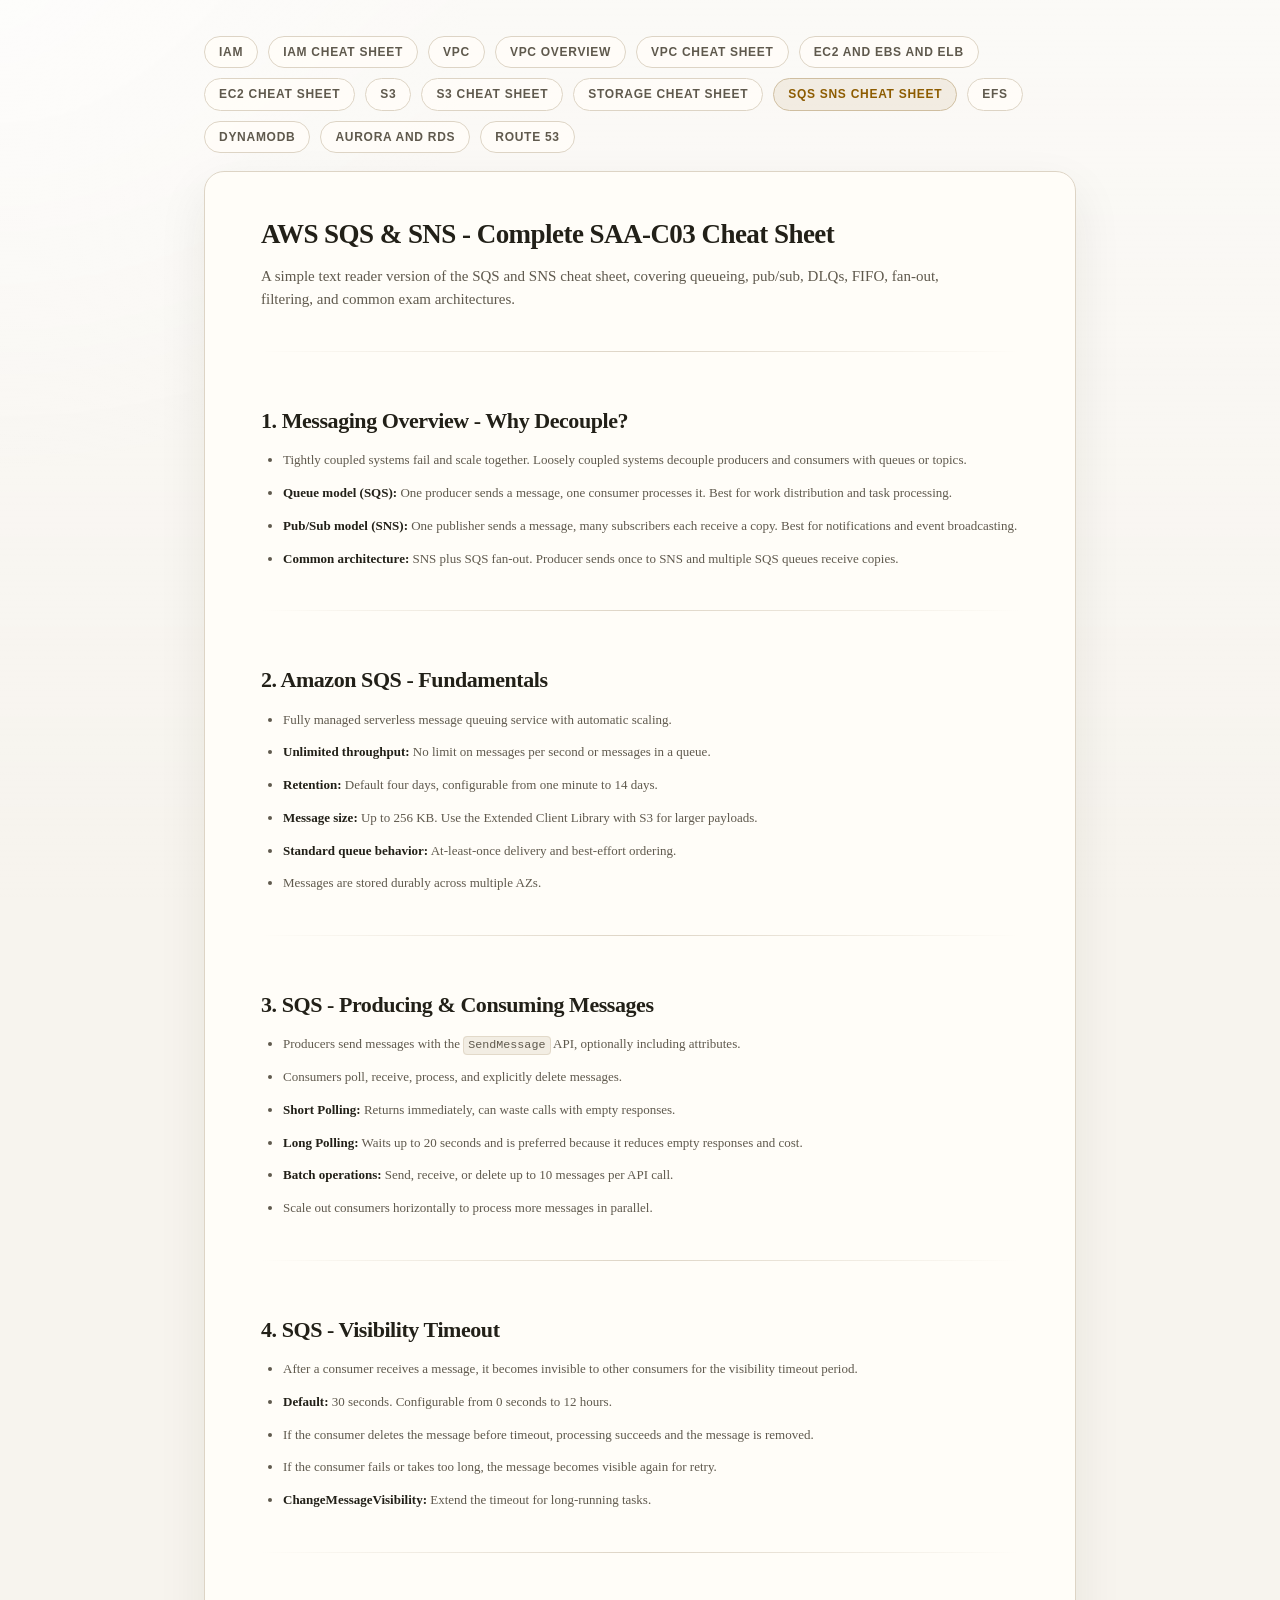
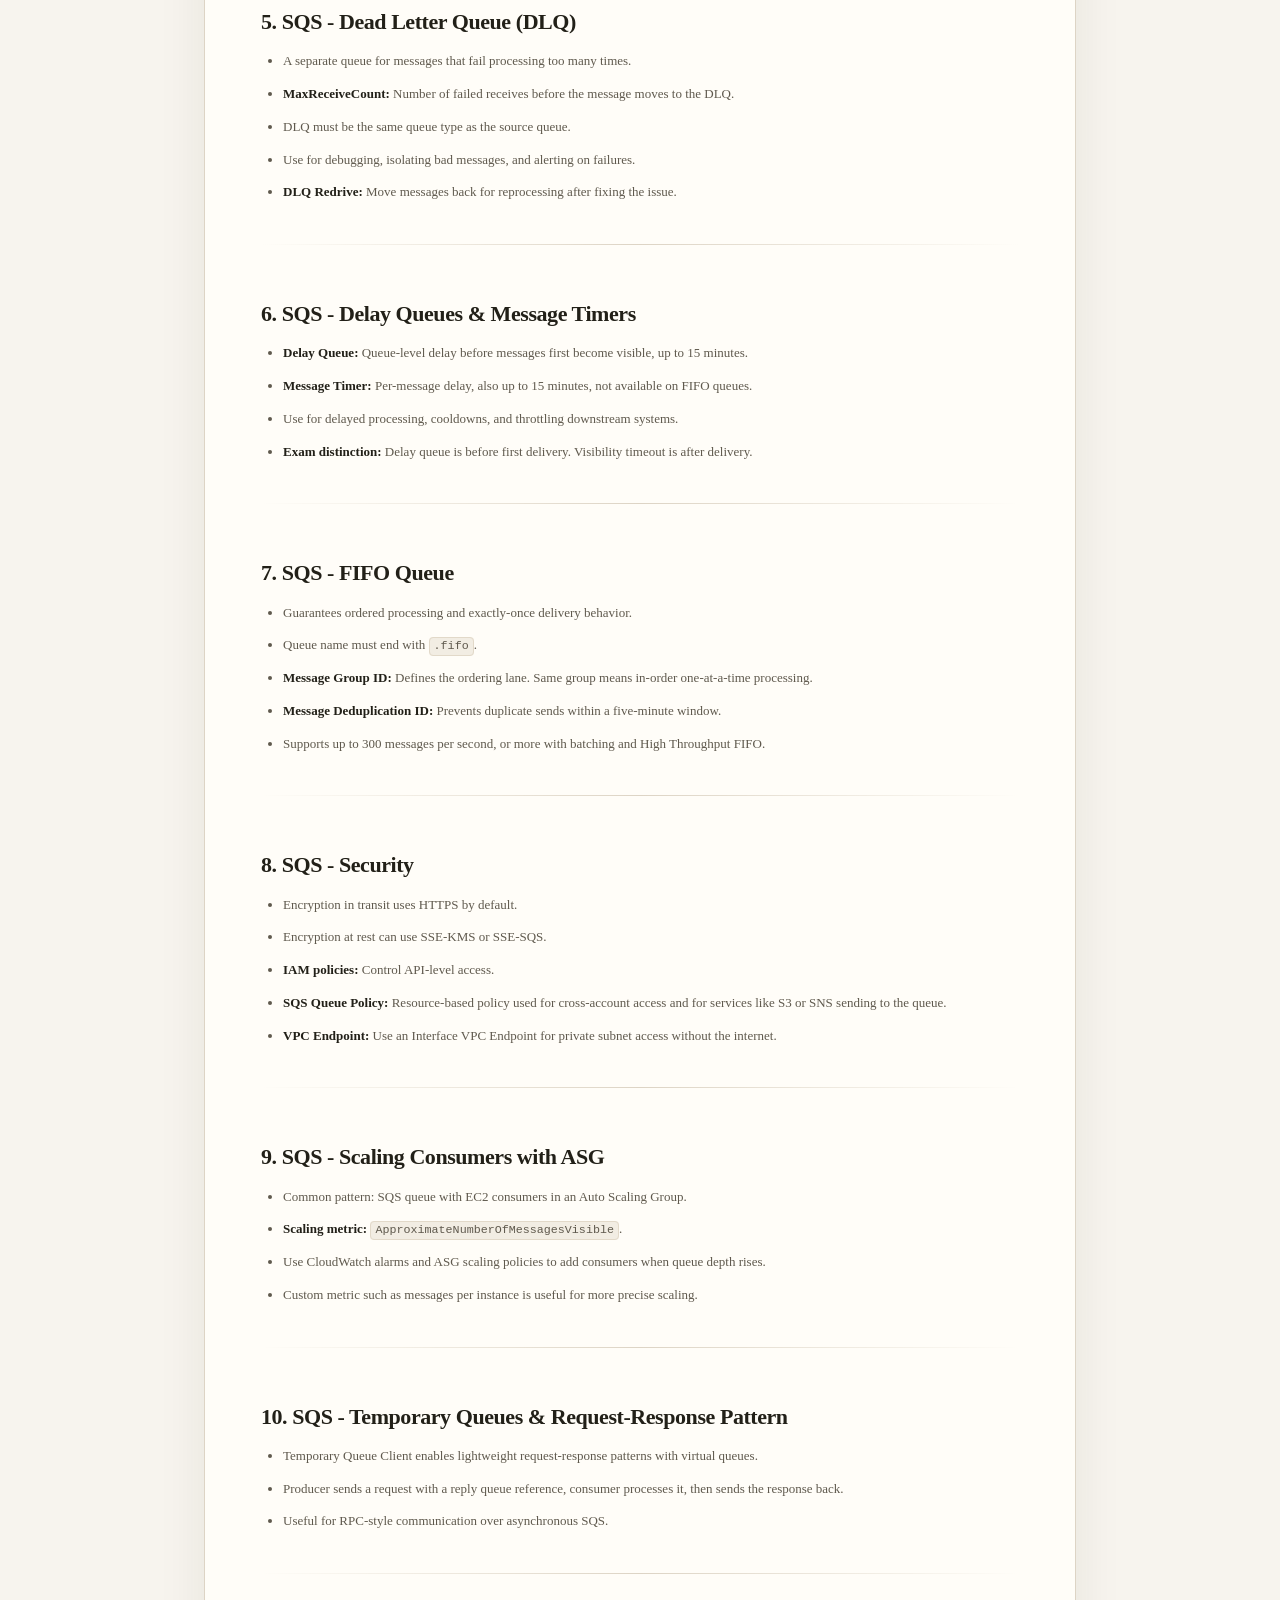
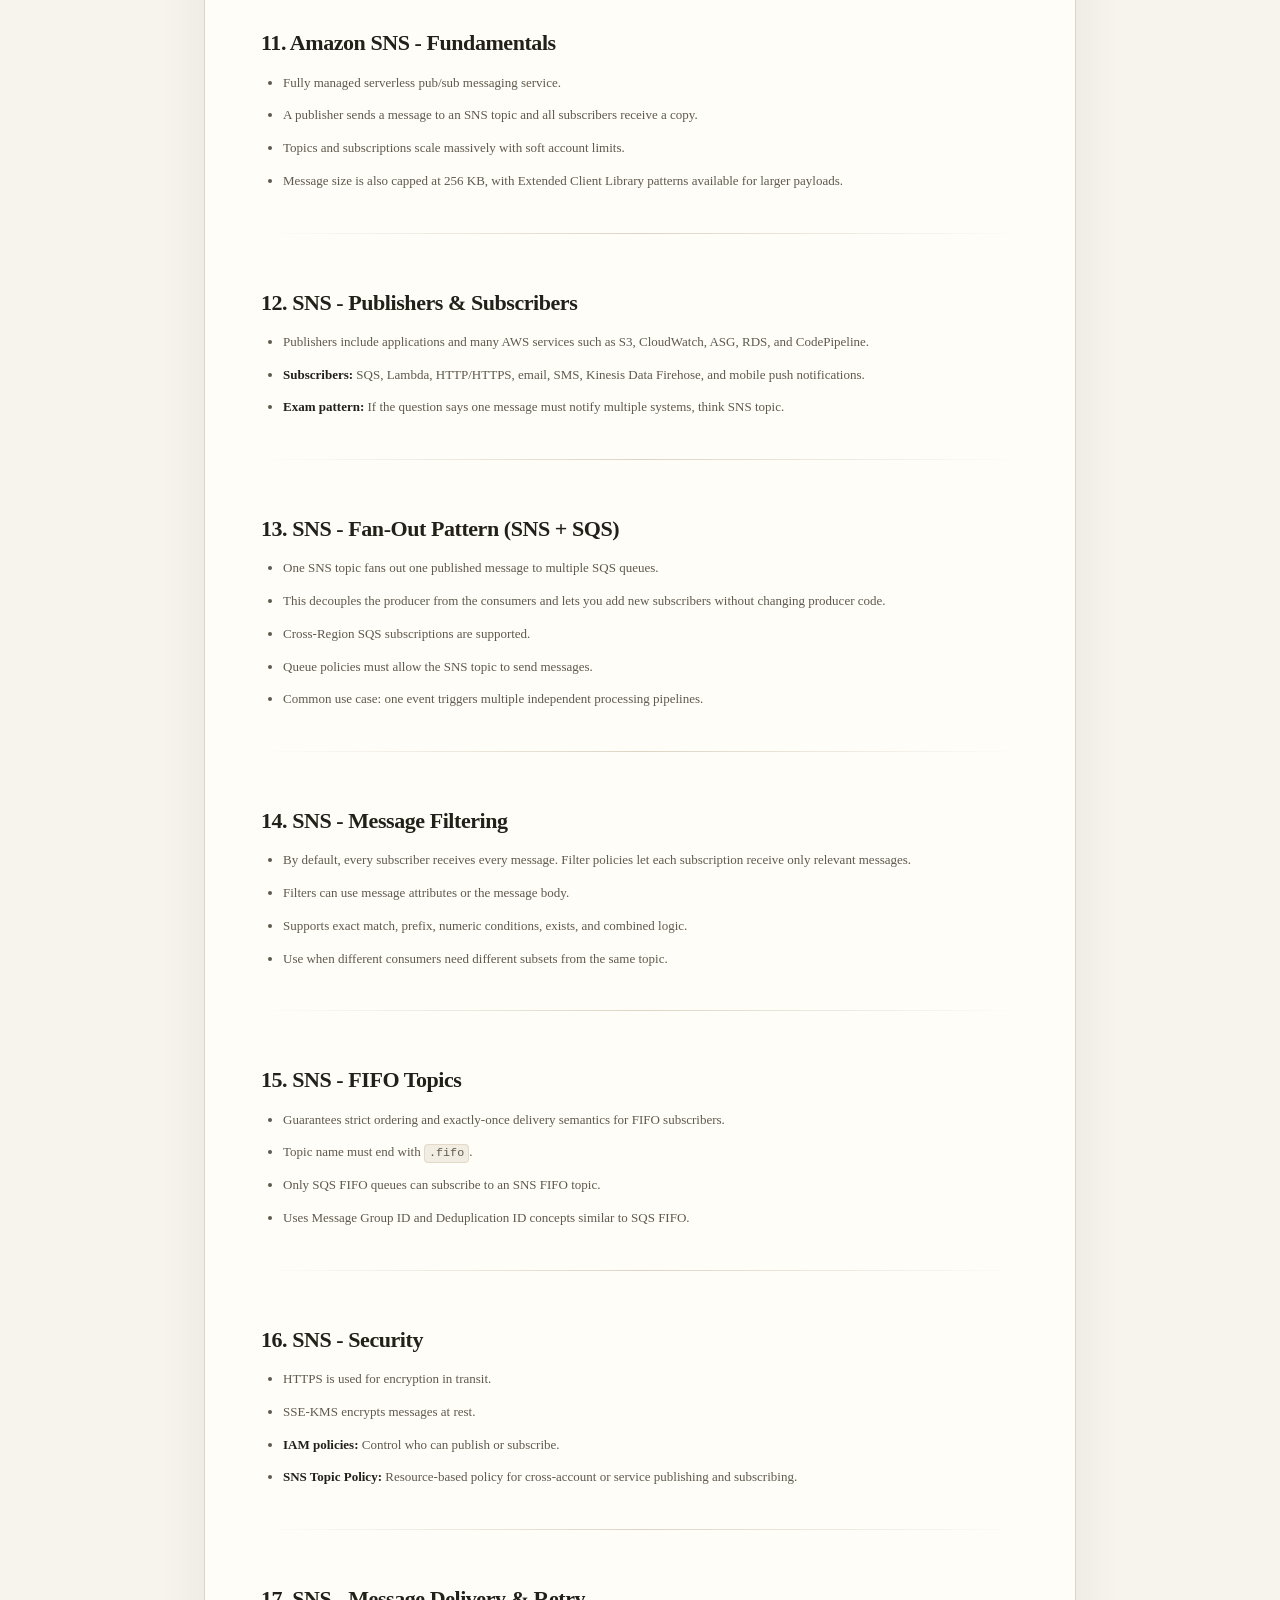
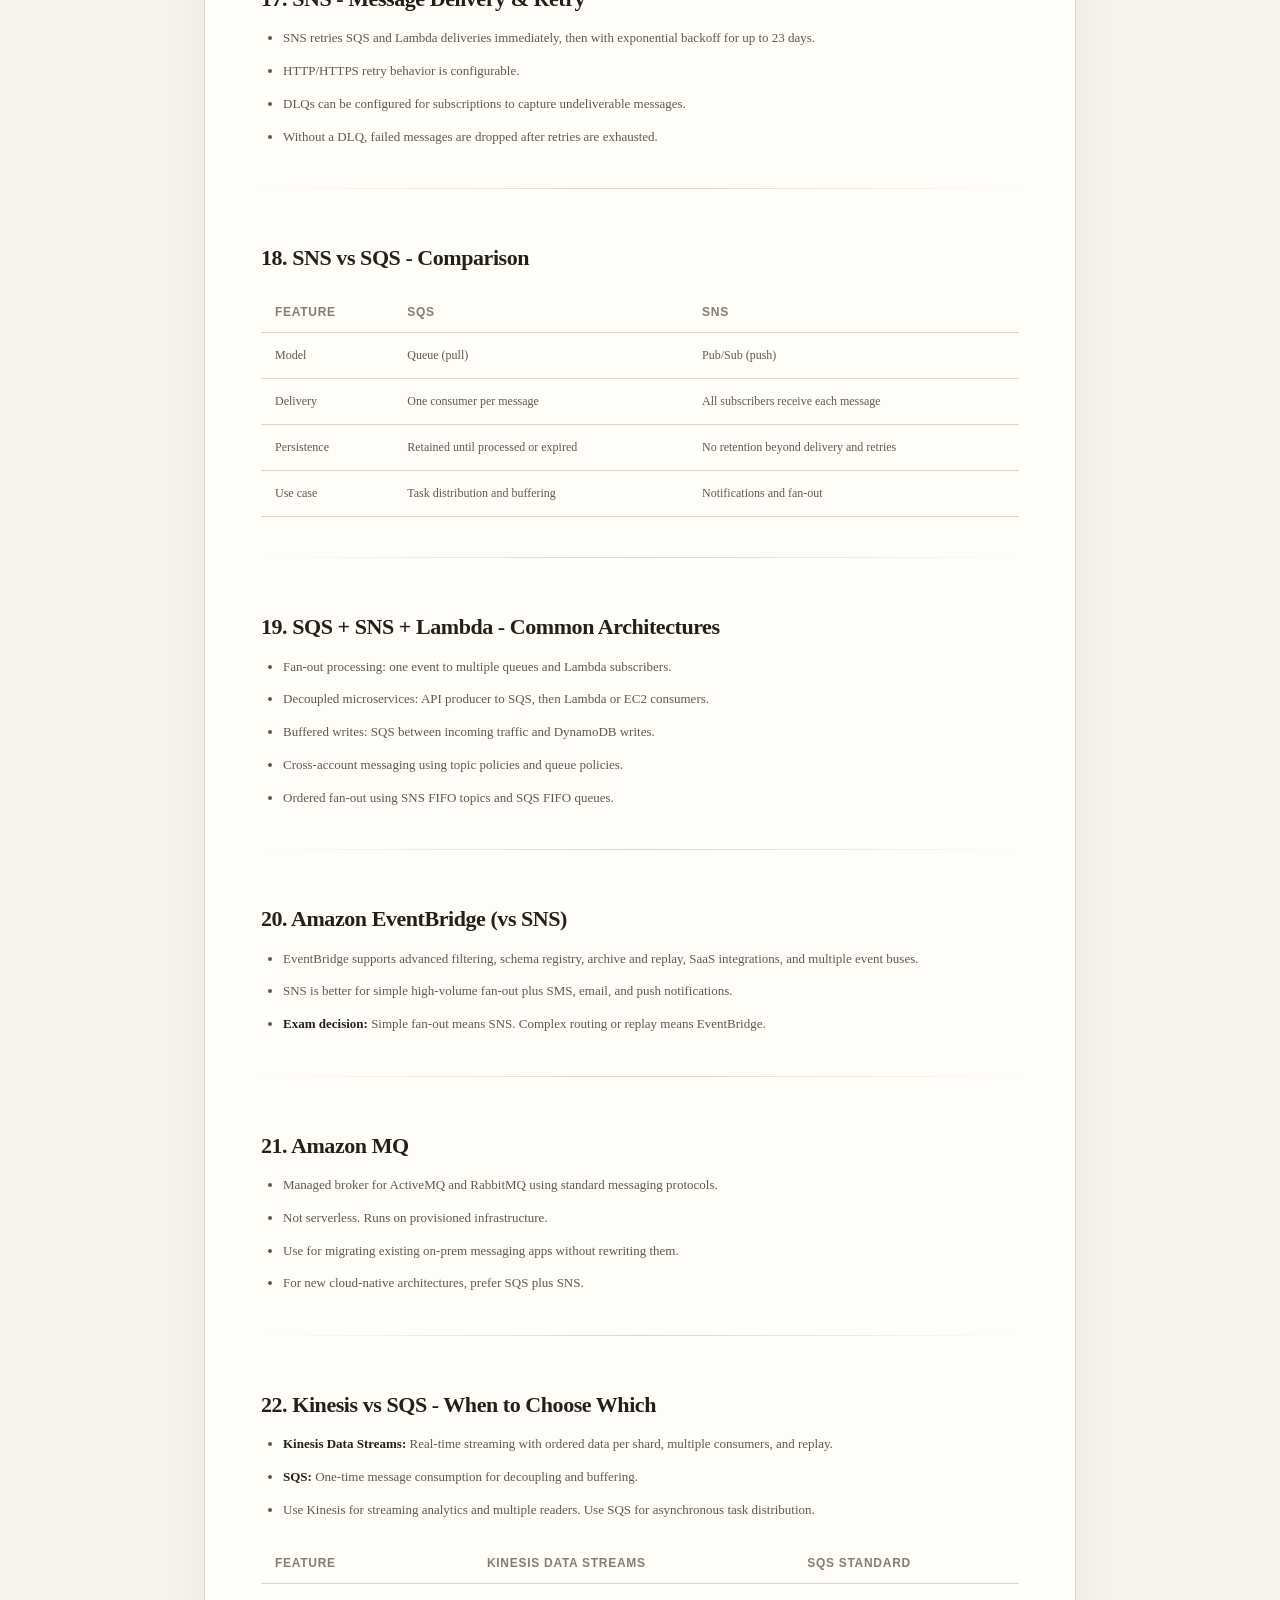
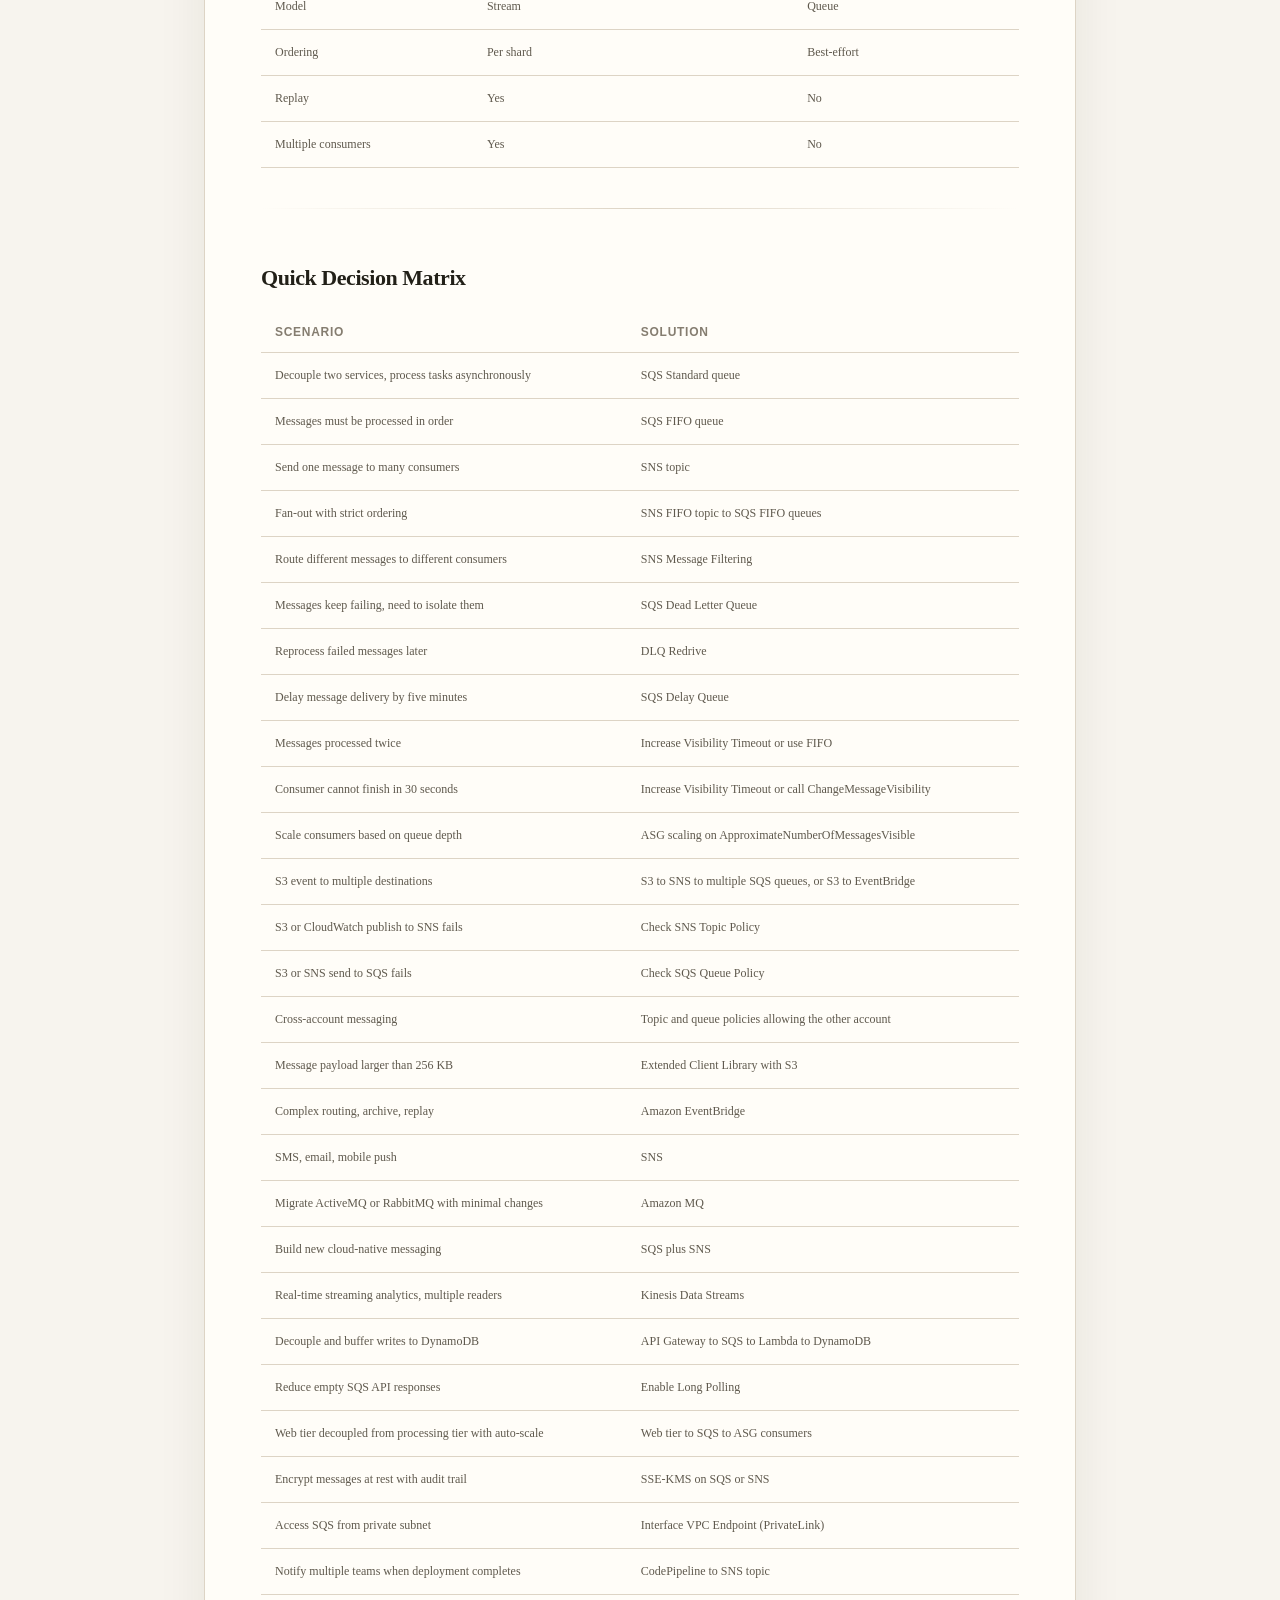
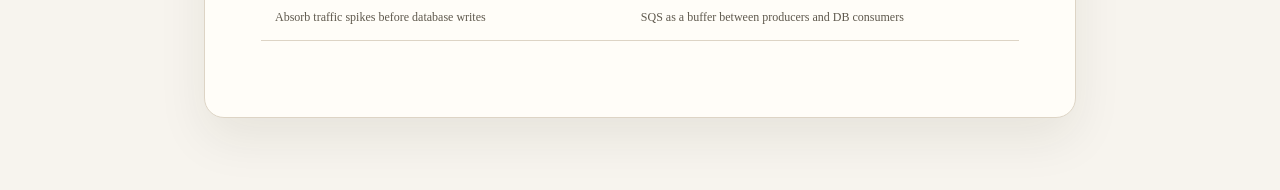
<file: sqs-sns-cheat-sheet.html>
<!DOCTYPE html>
<html lang="en">
<head>
<meta charset="UTF-8">
<meta name="viewport" content="width=device-width, initial-scale=1.0">
<title>AWS SQS SNS Cheat Sheet: Complete SAA-C03 Reference</title>
<style>
  *, *::before, *::after { box-sizing: border-box; }

  :root {
    --bg: #f7f4ee;
    --paper: #fffdf8;
    --border: #ddd4c5;
    --text: #222018;
    --text-dim: #5f594d;
    --text-faint: #857d70;
    --accent: #8d5c00;
    --accent-soft: rgba(141, 92, 0, 0.08);
    --shadow: 0 20px 50px rgba(44, 35, 19, 0.08);
  }

  html { scroll-behavior: smooth; }

  body {
    margin: 0;
    background: var(--bg);
    color: var(--text);
    font-family: Charter, "Iowan Old Style", "Palatino Linotype", "Book Antiqua", Georgia, serif;
    line-height: 1.75;
  }

  body::before {
    content: "";
    position: fixed;
    inset: 0;
    background:
      linear-gradient(180deg, rgba(255,255,255,0.55), rgba(255,255,255,0)),
      radial-gradient(circle at top left, rgba(255,255,255,0.5), transparent 30%);
    pointer-events: none;
    z-index: 0;
  }

  .page {
    position: relative;
    z-index: 1;
    max-width: 920px;
    margin: 0 auto;
    padding: 36px 24px 72px;
  }

  .topnav {
    display: flex;
    gap: 10px;
    margin-bottom: 18px;
    flex-wrap: wrap;
  }

  .navlink {
    display: inline-flex;
    align-items: center;
    border: 1px solid var(--border);
    border-radius: 999px;
    padding: 8px 14px;
    background: rgba(255, 253, 248, 0.82);
    color: var(--text-dim);
    text-decoration: none;
    font: 700 12px/1.2 "Helvetica Neue", Arial, sans-serif;
    letter-spacing: 0.06em;
    text-transform: uppercase;
    transition: background 140ms ease, color 140ms ease, border-color 140ms ease;
  }

  .navlink:hover {
    background: var(--accent-soft);
    border-color: #cfbea0;
    color: var(--text);
  }

  .navlink[aria-current="page"] {
    background: var(--accent-soft);
    border-color: #cfbea0;
    color: var(--accent);
  }

  .article {
    background: var(--paper);
    border: 1px solid var(--border);
    border-radius: 20px;
    box-shadow: var(--shadow);
    padding: 48px 56px;
  }

  header {
    margin-bottom: 32px;
  }

  h1 {
    font-size: clamp(19px, 2.45vw, 27px);
    line-height: 1.05;
    margin: 0 0 16px;
    letter-spacing: -0.02em;
  }

  .deck {
    font-size: 15px;
    line-height: 1.55;
    color: var(--text-dim);
    max-width: 720px;
    margin: 0;
  }

  h2 {
    font-size: 22px;
    line-height: 1.15;
    margin: 56px 0 16px;
    letter-spacing: -0.02em;
  }

  p {
    font-size: 14px;
    margin: 0 0 18px;
  }

  ul {
    margin: 0 0 22px 22px;
    padding: 0;
  }

  li {
    font-size: 13px;
    margin-bottom: 10px;
    color: var(--text-dim);
  }

  strong { color: var(--text); }

  code {
    font-family: "SFMono-Regular", Consolas, "Liberation Mono", Menlo, monospace;
    font-size: 0.9em;
    background: #f2ede3;
    border: 1px solid #e2d9c9;
    border-radius: 4px;
    padding: 0.12em 0.35em;
  }

  hr {
    border: 0;
    height: 1px;
    margin: 40px 0;
    background: linear-gradient(to right, transparent, var(--border), transparent);
  }

  table {
    width: 100%;
    border-collapse: collapse;
    margin: 22px 0 28px;
    font-size: 12px;
  }

  th, td {
    text-align: left;
    vertical-align: top;
    padding: 12px 14px;
    border-bottom: 1px solid var(--border);
  }

  th {
    font: 700 12px/1.3 "Helvetica Neue", Arial, sans-serif;
    letter-spacing: 0.06em;
    text-transform: uppercase;
    color: var(--text-faint);
  }

  td {
    color: var(--text-dim);
  }

  @media (max-width: 768px) {
    .page {
      padding-top: 24px;
    }

    .topnav {
      margin-bottom: 14px;
    }

    .navlink {
      font-size: 11px;
      padding: 7px 12px;
    }

    .article {
      padding: 28px 18px;
      border-radius: 16px;
    }

    .deck {
      font-size: 13px;
    }

    p {
      font-size: 11px;
    }

    li {
      font-size: 11px;
    }

    h2 {
      font-size: 17px;
    }

    table {
      display: block;
      overflow-x: auto;
      white-space: nowrap;
      font-size: 10px;
      -webkit-overflow-scrolling: touch;
    }

    th, td {
      padding: 10px 12px;
    }
  }
</style>
</head>
<body>
  <main class="page">
    <nav class="topnav" aria-label="Site sections">
      <a class="navlink" href="./index.html">IAM</a>
      <a class="navlink" href="./iam-cheat-sheet.html">IAM Cheat Sheet</a>
      <a class="navlink" href="./vpc.html">VPC</a>
      <a class="navlink" href="./vpc-overview.html">VPC Overview</a>
      <a class="navlink" href="./vpc-cheat-sheet.html">VPC Cheat Sheet</a>
      <a class="navlink" href="./ec2-and-ebs.html">EC2 and EBS and ELB</a>
      <a class="navlink" href="./ec2-cheat-sheet.html">EC2 Cheat Sheet</a>
      <a class="navlink" href="./s3.html">S3</a>
      <a class="navlink" href="./s3-cheat-sheet.html">S3 Cheat Sheet</a>
      <a class="navlink" href="./storage-cheat-sheet.html">Storage Cheat Sheet</a>
      <a class="navlink" href="./sqs-sns-cheat-sheet.html" aria-current="page">SQS SNS Cheat Sheet</a>
      <a class="navlink" href="./efs.html">EFS</a>
      <a class="navlink" href="./dynamodb.html">DynamoDB</a>
      <a class="navlink" href="./aurora-and-rds.html">Aurora and RDS</a>
      <a class="navlink" href="./route-53.html">Route 53</a>
    </nav>
    <article class="article">
      <header>
        <h1>AWS SQS &amp; SNS - Complete SAA-C03 Cheat Sheet</h1>
        <p class="deck">A simple text reader version of the SQS and SNS cheat sheet, covering queueing, pub/sub, DLQs, FIFO, fan-out, filtering, and common exam architectures.</p>
      </header>

      <hr>

      <section>
        <h2>1. Messaging Overview - Why Decouple?</h2>
        <ul>
          <li>Tightly coupled systems fail and scale together. Loosely coupled systems decouple producers and consumers with queues or topics.</li>
          <li><strong>Queue model (SQS):</strong> One producer sends a message, one consumer processes it. Best for work distribution and task processing.</li>
          <li><strong>Pub/Sub model (SNS):</strong> One publisher sends a message, many subscribers each receive a copy. Best for notifications and event broadcasting.</li>
          <li><strong>Common architecture:</strong> SNS plus SQS fan-out. Producer sends once to SNS and multiple SQS queues receive copies.</li>
        </ul>
      </section>

      <hr>

      <section>
        <h2>2. Amazon SQS - Fundamentals</h2>
        <ul>
          <li>Fully managed serverless message queuing service with automatic scaling.</li>
          <li><strong>Unlimited throughput:</strong> No limit on messages per second or messages in a queue.</li>
          <li><strong>Retention:</strong> Default four days, configurable from one minute to 14 days.</li>
          <li><strong>Message size:</strong> Up to 256 KB. Use the Extended Client Library with S3 for larger payloads.</li>
          <li><strong>Standard queue behavior:</strong> At-least-once delivery and best-effort ordering.</li>
          <li>Messages are stored durably across multiple AZs.</li>
        </ul>
      </section>

      <hr>

      <section>
        <h2>3. SQS - Producing &amp; Consuming Messages</h2>
        <ul>
          <li>Producers send messages with the <code>SendMessage</code> API, optionally including attributes.</li>
          <li>Consumers poll, receive, process, and explicitly delete messages.</li>
          <li><strong>Short Polling:</strong> Returns immediately, can waste calls with empty responses.</li>
          <li><strong>Long Polling:</strong> Waits up to 20 seconds and is preferred because it reduces empty responses and cost.</li>
          <li><strong>Batch operations:</strong> Send, receive, or delete up to 10 messages per API call.</li>
          <li>Scale out consumers horizontally to process more messages in parallel.</li>
        </ul>
      </section>

      <hr>

      <section>
        <h2>4. SQS - Visibility Timeout</h2>
        <ul>
          <li>After a consumer receives a message, it becomes invisible to other consumers for the visibility timeout period.</li>
          <li><strong>Default:</strong> 30 seconds. Configurable from 0 seconds to 12 hours.</li>
          <li>If the consumer deletes the message before timeout, processing succeeds and the message is removed.</li>
          <li>If the consumer fails or takes too long, the message becomes visible again for retry.</li>
          <li><strong>ChangeMessageVisibility:</strong> Extend the timeout for long-running tasks.</li>
        </ul>
      </section>

      <hr>

      <section>
        <h2>5. SQS - Dead Letter Queue (DLQ)</h2>
        <ul>
          <li>A separate queue for messages that fail processing too many times.</li>
          <li><strong>MaxReceiveCount:</strong> Number of failed receives before the message moves to the DLQ.</li>
          <li>DLQ must be the same queue type as the source queue.</li>
          <li>Use for debugging, isolating bad messages, and alerting on failures.</li>
          <li><strong>DLQ Redrive:</strong> Move messages back for reprocessing after fixing the issue.</li>
        </ul>
      </section>

      <hr>

      <section>
        <h2>6. SQS - Delay Queues &amp; Message Timers</h2>
        <ul>
          <li><strong>Delay Queue:</strong> Queue-level delay before messages first become visible, up to 15 minutes.</li>
          <li><strong>Message Timer:</strong> Per-message delay, also up to 15 minutes, not available on FIFO queues.</li>
          <li>Use for delayed processing, cooldowns, and throttling downstream systems.</li>
          <li><strong>Exam distinction:</strong> Delay queue is before first delivery. Visibility timeout is after delivery.</li>
        </ul>
      </section>

      <hr>

      <section>
        <h2>7. SQS - FIFO Queue</h2>
        <ul>
          <li>Guarantees ordered processing and exactly-once delivery behavior.</li>
          <li>Queue name must end with <code>.fifo</code>.</li>
          <li><strong>Message Group ID:</strong> Defines the ordering lane. Same group means in-order one-at-a-time processing.</li>
          <li><strong>Message Deduplication ID:</strong> Prevents duplicate sends within a five-minute window.</li>
          <li>Supports up to 300 messages per second, or more with batching and High Throughput FIFO.</li>
        </ul>
      </section>

      <hr>

      <section>
        <h2>8. SQS - Security</h2>
        <ul>
          <li>Encryption in transit uses HTTPS by default.</li>
          <li>Encryption at rest can use SSE-KMS or SSE-SQS.</li>
          <li><strong>IAM policies:</strong> Control API-level access.</li>
          <li><strong>SQS Queue Policy:</strong> Resource-based policy used for cross-account access and for services like S3 or SNS sending to the queue.</li>
          <li><strong>VPC Endpoint:</strong> Use an Interface VPC Endpoint for private subnet access without the internet.</li>
        </ul>
      </section>

      <hr>

      <section>
        <h2>9. SQS - Scaling Consumers with ASG</h2>
        <ul>
          <li>Common pattern: SQS queue with EC2 consumers in an Auto Scaling Group.</li>
          <li><strong>Scaling metric:</strong> <code>ApproximateNumberOfMessagesVisible</code>.</li>
          <li>Use CloudWatch alarms and ASG scaling policies to add consumers when queue depth rises.</li>
          <li>Custom metric such as messages per instance is useful for more precise scaling.</li>
        </ul>
      </section>

      <hr>

      <section>
        <h2>10. SQS - Temporary Queues &amp; Request-Response Pattern</h2>
        <ul>
          <li>Temporary Queue Client enables lightweight request-response patterns with virtual queues.</li>
          <li>Producer sends a request with a reply queue reference, consumer processes it, then sends the response back.</li>
          <li>Useful for RPC-style communication over asynchronous SQS.</li>
        </ul>
      </section>

      <hr>

      <section>
        <h2>11. Amazon SNS - Fundamentals</h2>
        <ul>
          <li>Fully managed serverless pub/sub messaging service.</li>
          <li>A publisher sends a message to an SNS topic and all subscribers receive a copy.</li>
          <li>Topics and subscriptions scale massively with soft account limits.</li>
          <li>Message size is also capped at 256 KB, with Extended Client Library patterns available for larger payloads.</li>
        </ul>
      </section>

      <hr>

      <section>
        <h2>12. SNS - Publishers &amp; Subscribers</h2>
        <ul>
          <li>Publishers include applications and many AWS services such as S3, CloudWatch, ASG, RDS, and CodePipeline.</li>
          <li><strong>Subscribers:</strong> SQS, Lambda, HTTP/HTTPS, email, SMS, Kinesis Data Firehose, and mobile push notifications.</li>
          <li><strong>Exam pattern:</strong> If the question says one message must notify multiple systems, think SNS topic.</li>
        </ul>
      </section>

      <hr>

      <section>
        <h2>13. SNS - Fan-Out Pattern (SNS + SQS)</h2>
        <ul>
          <li>One SNS topic fans out one published message to multiple SQS queues.</li>
          <li>This decouples the producer from the consumers and lets you add new subscribers without changing producer code.</li>
          <li>Cross-Region SQS subscriptions are supported.</li>
          <li>Queue policies must allow the SNS topic to send messages.</li>
          <li>Common use case: one event triggers multiple independent processing pipelines.</li>
        </ul>
      </section>

      <hr>

      <section>
        <h2>14. SNS - Message Filtering</h2>
        <ul>
          <li>By default, every subscriber receives every message. Filter policies let each subscription receive only relevant messages.</li>
          <li>Filters can use message attributes or the message body.</li>
          <li>Supports exact match, prefix, numeric conditions, exists, and combined logic.</li>
          <li>Use when different consumers need different subsets from the same topic.</li>
        </ul>
      </section>

      <hr>

      <section>
        <h2>15. SNS - FIFO Topics</h2>
        <ul>
          <li>Guarantees strict ordering and exactly-once delivery semantics for FIFO subscribers.</li>
          <li>Topic name must end with <code>.fifo</code>.</li>
          <li>Only SQS FIFO queues can subscribe to an SNS FIFO topic.</li>
          <li>Uses Message Group ID and Deduplication ID concepts similar to SQS FIFO.</li>
        </ul>
      </section>

      <hr>

      <section>
        <h2>16. SNS - Security</h2>
        <ul>
          <li>HTTPS is used for encryption in transit.</li>
          <li>SSE-KMS encrypts messages at rest.</li>
          <li><strong>IAM policies:</strong> Control who can publish or subscribe.</li>
          <li><strong>SNS Topic Policy:</strong> Resource-based policy for cross-account or service publishing and subscribing.</li>
        </ul>
      </section>

      <hr>

      <section>
        <h2>17. SNS - Message Delivery &amp; Retry</h2>
        <ul>
          <li>SNS retries SQS and Lambda deliveries immediately, then with exponential backoff for up to 23 days.</li>
          <li>HTTP/HTTPS retry behavior is configurable.</li>
          <li>DLQs can be configured for subscriptions to capture undeliverable messages.</li>
          <li>Without a DLQ, failed messages are dropped after retries are exhausted.</li>
        </ul>
      </section>

      <hr>

      <section>
        <h2>18. SNS vs SQS - Comparison</h2>
        <table>
          <thead>
            <tr>
              <th>Feature</th>
              <th>SQS</th>
              <th>SNS</th>
            </tr>
          </thead>
          <tbody>
            <tr><td>Model</td><td>Queue (pull)</td><td>Pub/Sub (push)</td></tr>
            <tr><td>Delivery</td><td>One consumer per message</td><td>All subscribers receive each message</td></tr>
            <tr><td>Persistence</td><td>Retained until processed or expired</td><td>No retention beyond delivery and retries</td></tr>
            <tr><td>Use case</td><td>Task distribution and buffering</td><td>Notifications and fan-out</td></tr>
          </tbody>
        </table>
      </section>

      <hr>

      <section>
        <h2>19. SQS + SNS + Lambda - Common Architectures</h2>
        <ul>
          <li>Fan-out processing: one event to multiple queues and Lambda subscribers.</li>
          <li>Decoupled microservices: API producer to SQS, then Lambda or EC2 consumers.</li>
          <li>Buffered writes: SQS between incoming traffic and DynamoDB writes.</li>
          <li>Cross-account messaging using topic policies and queue policies.</li>
          <li>Ordered fan-out using SNS FIFO topics and SQS FIFO queues.</li>
        </ul>
      </section>

      <hr>

      <section>
        <h2>20. Amazon EventBridge (vs SNS)</h2>
        <ul>
          <li>EventBridge supports advanced filtering, schema registry, archive and replay, SaaS integrations, and multiple event buses.</li>
          <li>SNS is better for simple high-volume fan-out plus SMS, email, and push notifications.</li>
          <li><strong>Exam decision:</strong> Simple fan-out means SNS. Complex routing or replay means EventBridge.</li>
        </ul>
      </section>

      <hr>

      <section>
        <h2>21. Amazon MQ</h2>
        <ul>
          <li>Managed broker for ActiveMQ and RabbitMQ using standard messaging protocols.</li>
          <li>Not serverless. Runs on provisioned infrastructure.</li>
          <li>Use for migrating existing on-prem messaging apps without rewriting them.</li>
          <li>For new cloud-native architectures, prefer SQS plus SNS.</li>
        </ul>
      </section>

      <hr>

      <section>
        <h2>22. Kinesis vs SQS - When to Choose Which</h2>
        <ul>
          <li><strong>Kinesis Data Streams:</strong> Real-time streaming with ordered data per shard, multiple consumers, and replay.</li>
          <li><strong>SQS:</strong> One-time message consumption for decoupling and buffering.</li>
          <li>Use Kinesis for streaming analytics and multiple readers. Use SQS for asynchronous task distribution.</li>
        </ul>
        <table>
          <thead>
            <tr>
              <th>Feature</th>
              <th>Kinesis Data Streams</th>
              <th>SQS Standard</th>
            </tr>
          </thead>
          <tbody>
            <tr><td>Model</td><td>Stream</td><td>Queue</td></tr>
            <tr><td>Ordering</td><td>Per shard</td><td>Best-effort</td></tr>
            <tr><td>Replay</td><td>Yes</td><td>No</td></tr>
            <tr><td>Multiple consumers</td><td>Yes</td><td>No</td></tr>
          </tbody>
        </table>
      </section>

      <hr>

      <section>
        <h2>Quick Decision Matrix</h2>
        <table>
          <thead>
            <tr>
              <th>Scenario</th>
              <th>Solution</th>
            </tr>
          </thead>
          <tbody>
            <tr><td>Decouple two services, process tasks asynchronously</td><td>SQS Standard queue</td></tr>
            <tr><td>Messages must be processed in order</td><td>SQS FIFO queue</td></tr>
            <tr><td>Send one message to many consumers</td><td>SNS topic</td></tr>
            <tr><td>Fan-out with strict ordering</td><td>SNS FIFO topic to SQS FIFO queues</td></tr>
            <tr><td>Route different messages to different consumers</td><td>SNS Message Filtering</td></tr>
            <tr><td>Messages keep failing, need to isolate them</td><td>SQS Dead Letter Queue</td></tr>
            <tr><td>Reprocess failed messages later</td><td>DLQ Redrive</td></tr>
            <tr><td>Delay message delivery by five minutes</td><td>SQS Delay Queue</td></tr>
            <tr><td>Messages processed twice</td><td>Increase Visibility Timeout or use FIFO</td></tr>
            <tr><td>Consumer cannot finish in 30 seconds</td><td>Increase Visibility Timeout or call ChangeMessageVisibility</td></tr>
            <tr><td>Scale consumers based on queue depth</td><td>ASG scaling on ApproximateNumberOfMessagesVisible</td></tr>
            <tr><td>S3 event to multiple destinations</td><td>S3 to SNS to multiple SQS queues, or S3 to EventBridge</td></tr>
            <tr><td>S3 or CloudWatch publish to SNS fails</td><td>Check SNS Topic Policy</td></tr>
            <tr><td>S3 or SNS send to SQS fails</td><td>Check SQS Queue Policy</td></tr>
            <tr><td>Cross-account messaging</td><td>Topic and queue policies allowing the other account</td></tr>
            <tr><td>Message payload larger than 256 KB</td><td>Extended Client Library with S3</td></tr>
            <tr><td>Complex routing, archive, replay</td><td>Amazon EventBridge</td></tr>
            <tr><td>SMS, email, mobile push</td><td>SNS</td></tr>
            <tr><td>Migrate ActiveMQ or RabbitMQ with minimal changes</td><td>Amazon MQ</td></tr>
            <tr><td>Build new cloud-native messaging</td><td>SQS plus SNS</td></tr>
            <tr><td>Real-time streaming analytics, multiple readers</td><td>Kinesis Data Streams</td></tr>
            <tr><td>Decouple and buffer writes to DynamoDB</td><td>API Gateway to SQS to Lambda to DynamoDB</td></tr>
            <tr><td>Reduce empty SQS API responses</td><td>Enable Long Polling</td></tr>
            <tr><td>Web tier decoupled from processing tier with auto-scale</td><td>Web tier to SQS to ASG consumers</td></tr>
            <tr><td>Encrypt messages at rest with audit trail</td><td>SSE-KMS on SQS or SNS</td></tr>
            <tr><td>Access SQS from private subnet</td><td>Interface VPC Endpoint (PrivateLink)</td></tr>
            <tr><td>Notify multiple teams when deployment completes</td><td>CodePipeline to SNS topic</td></tr>
            <tr><td>Absorb traffic spikes before database writes</td><td>SQS as a buffer between producers and DB consumers</td></tr>
          </tbody>
        </table>
      </section>
    </article>
  </main>
</body>
</html>
</file>
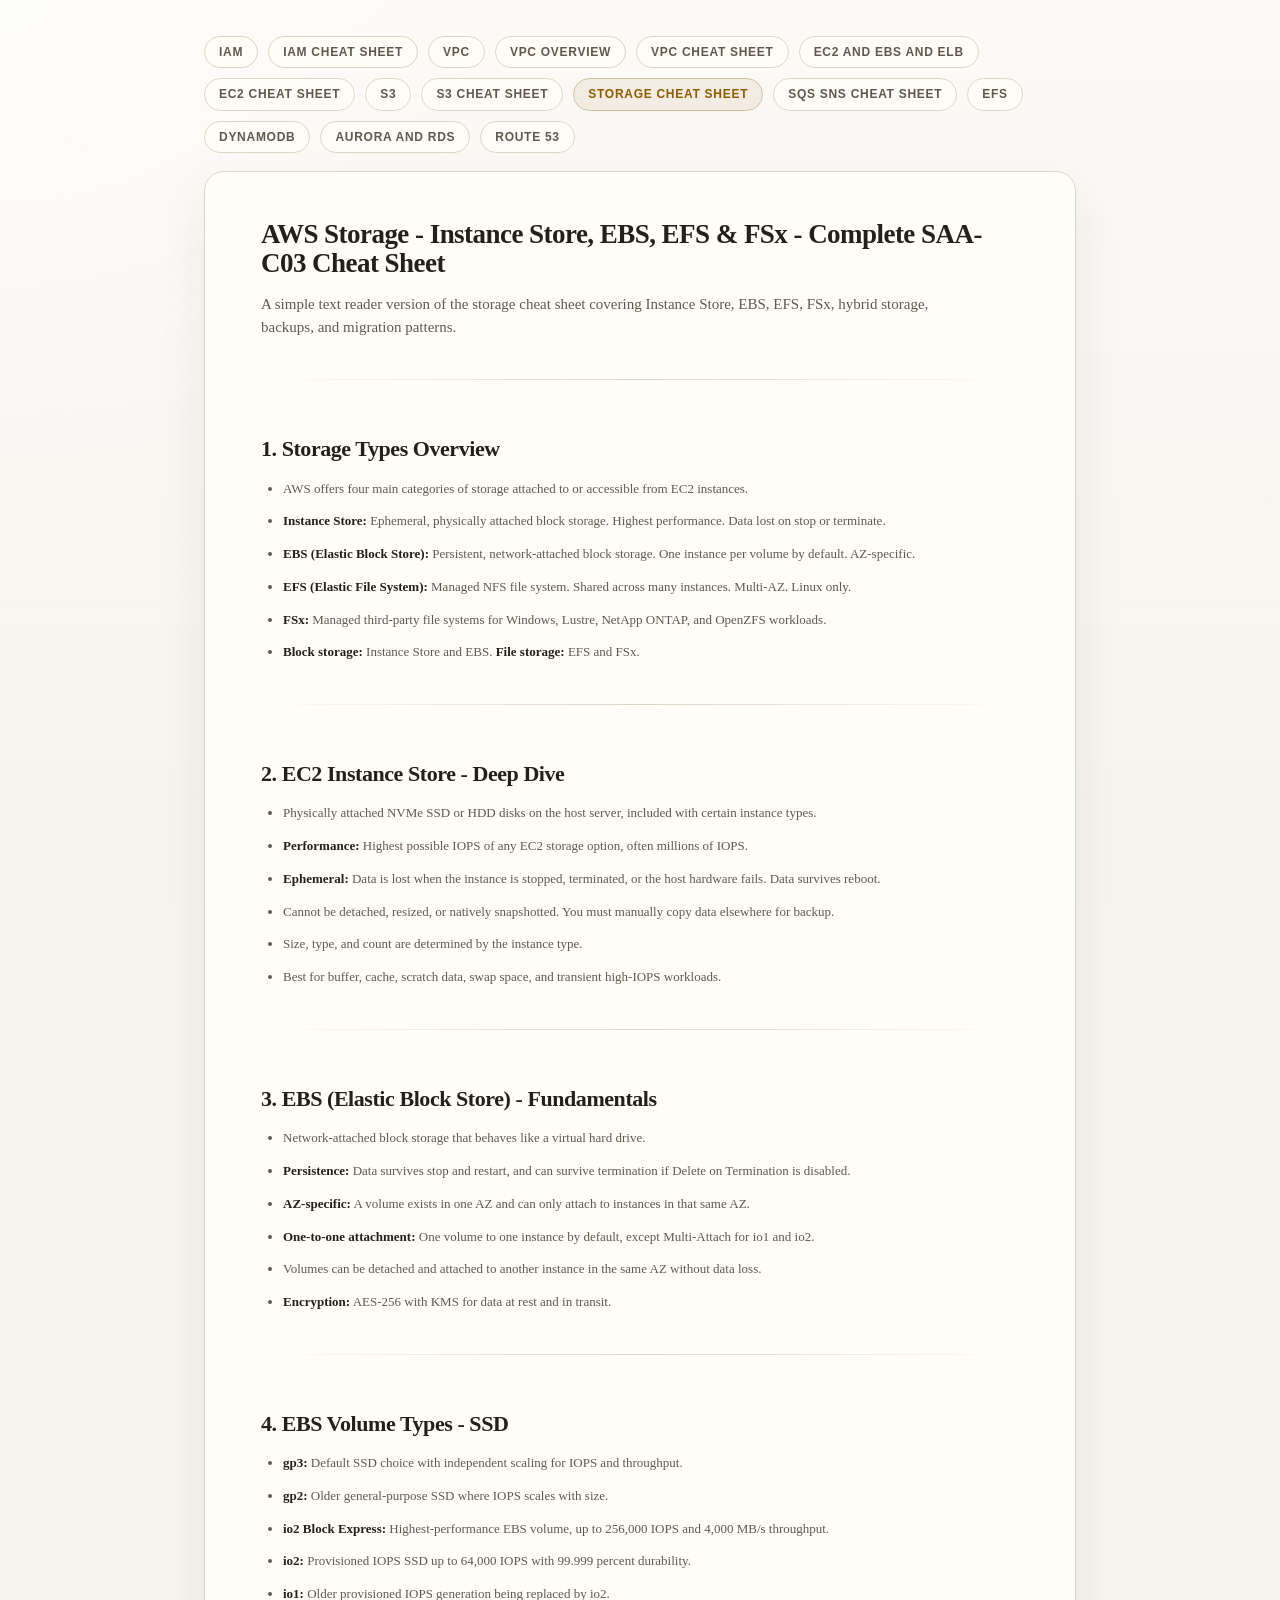
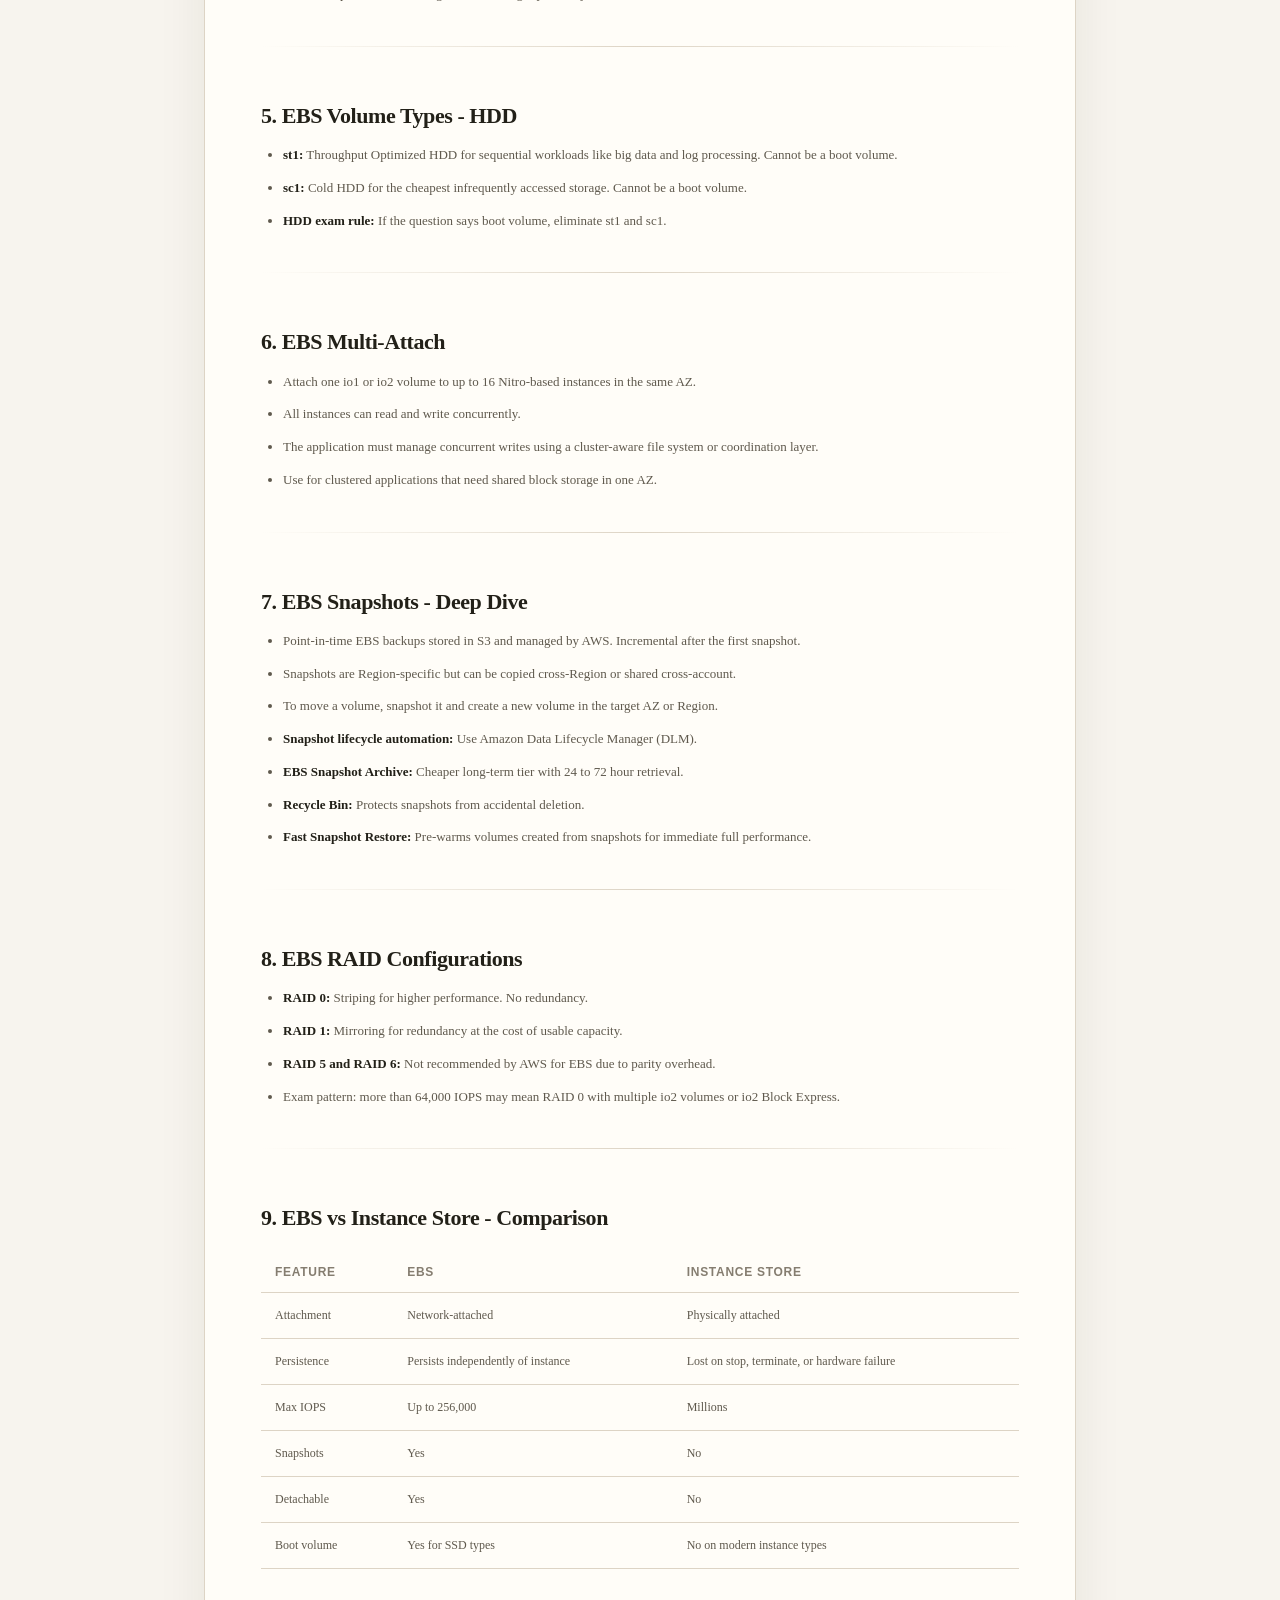
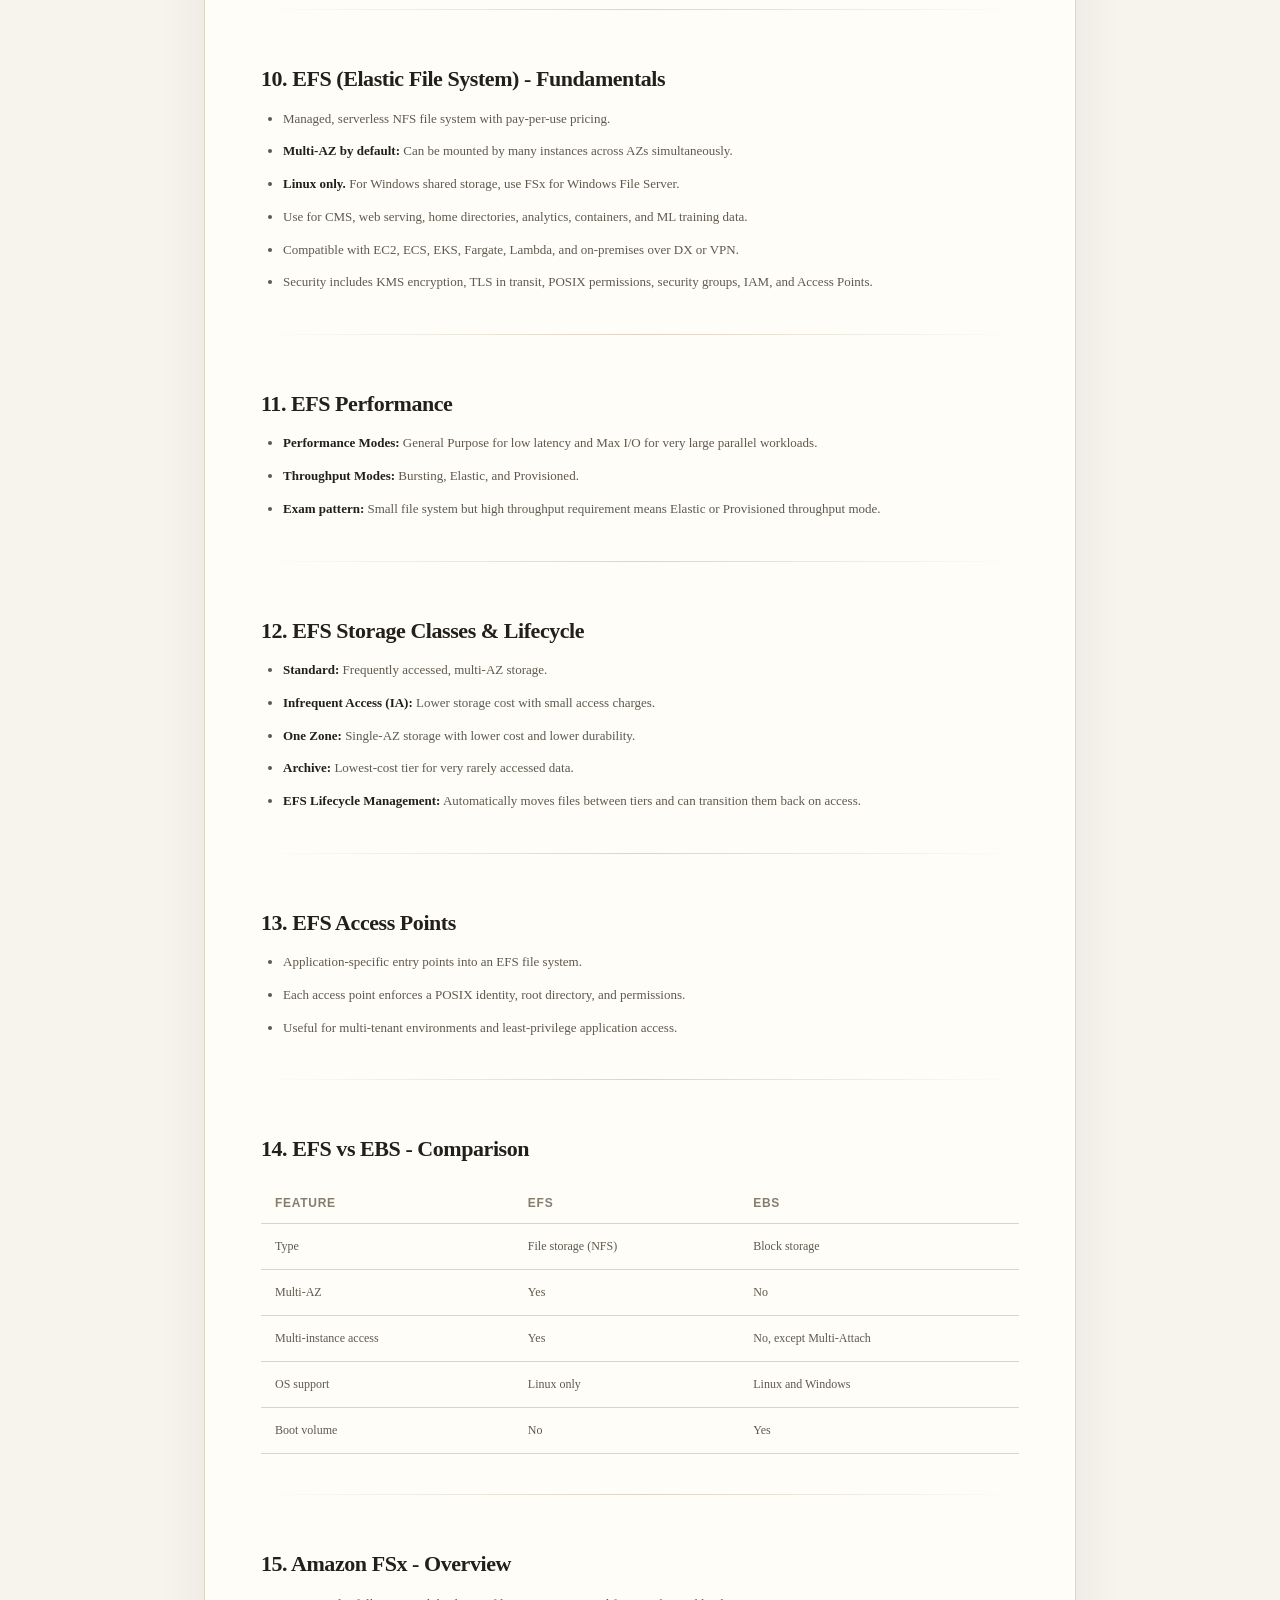
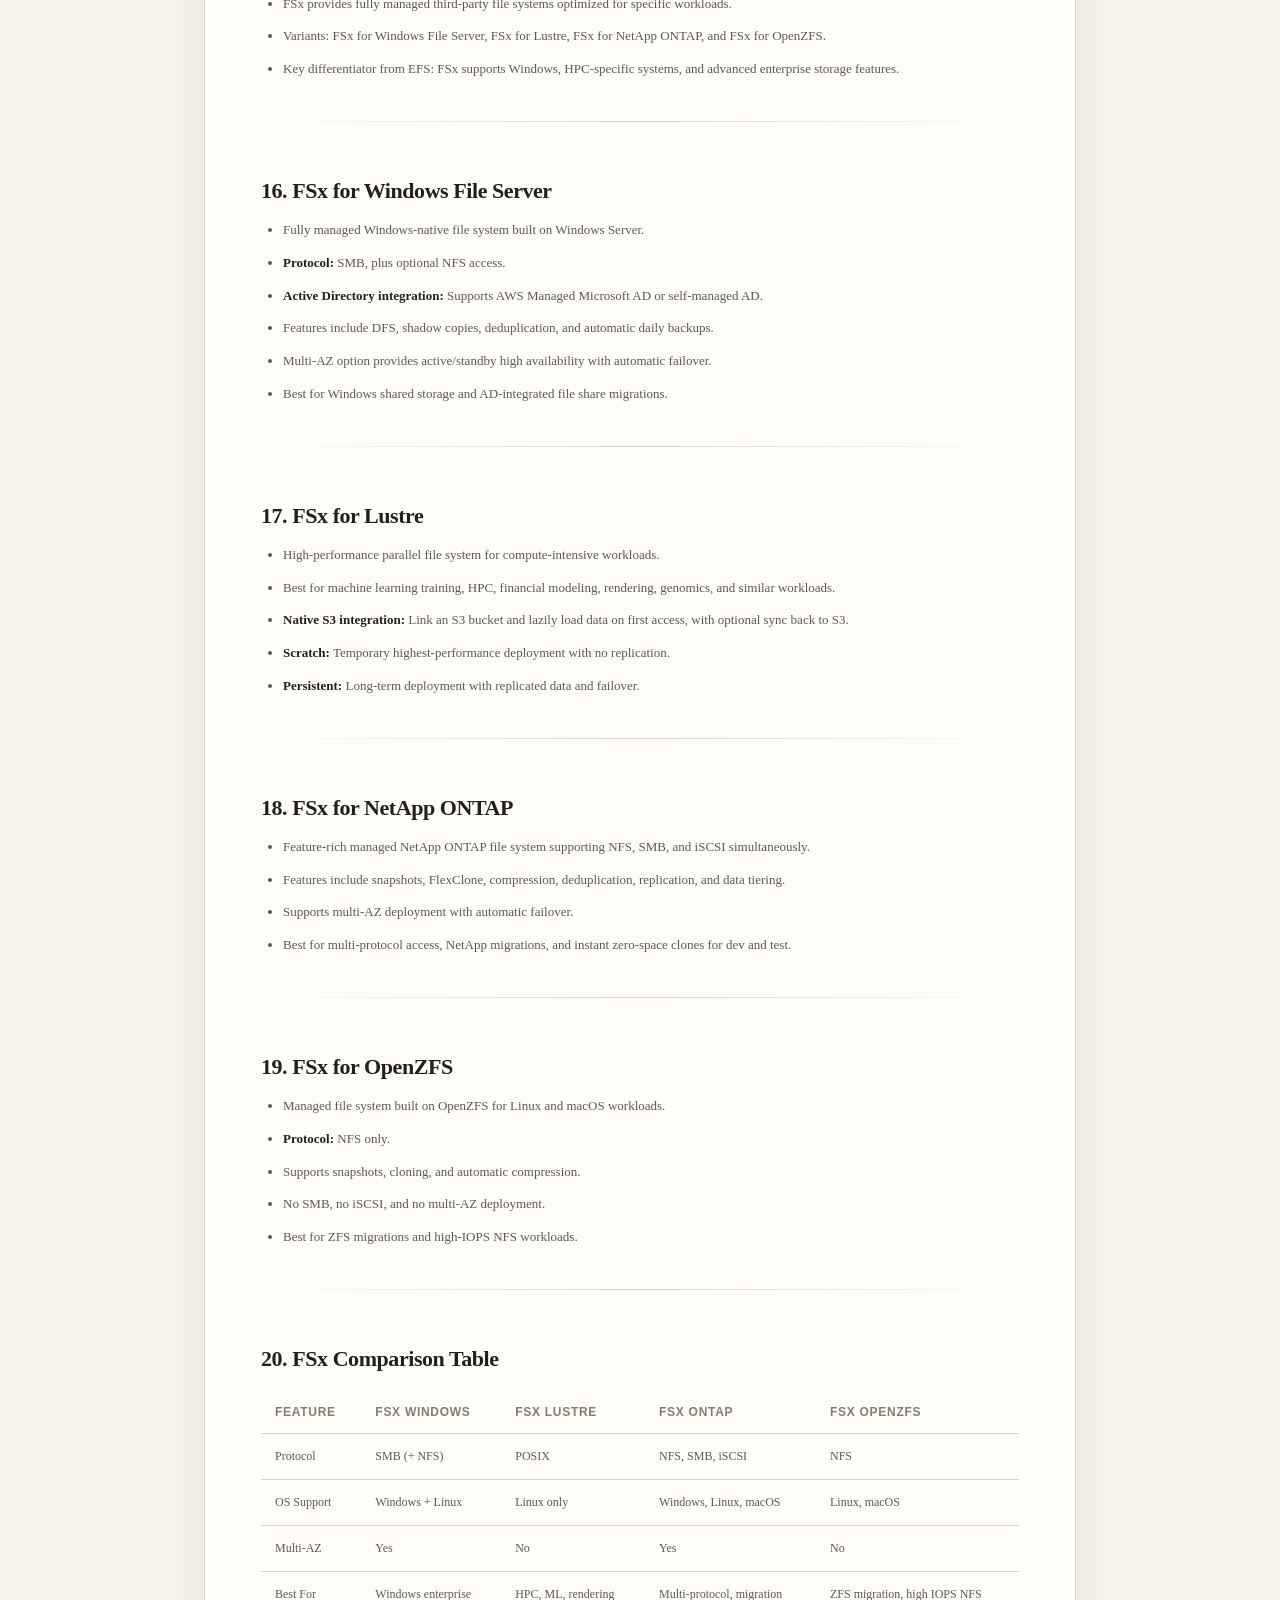
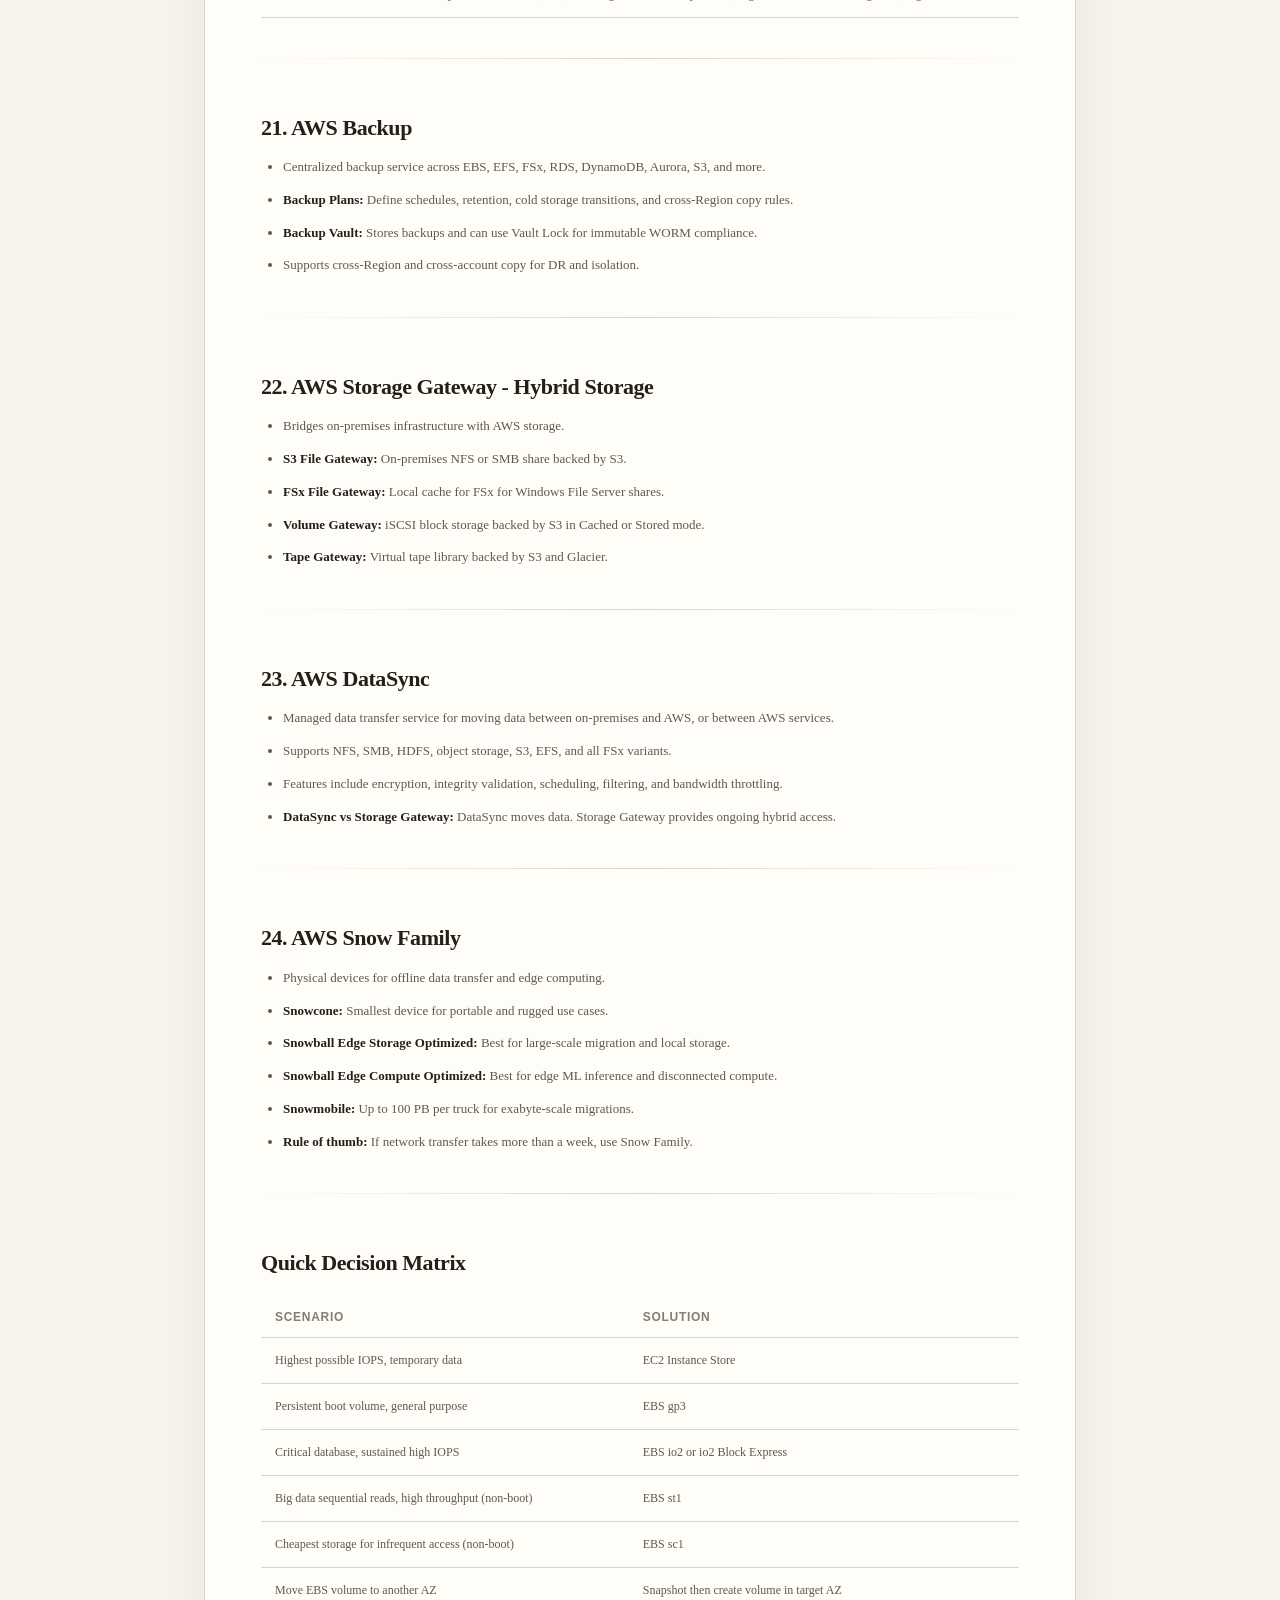
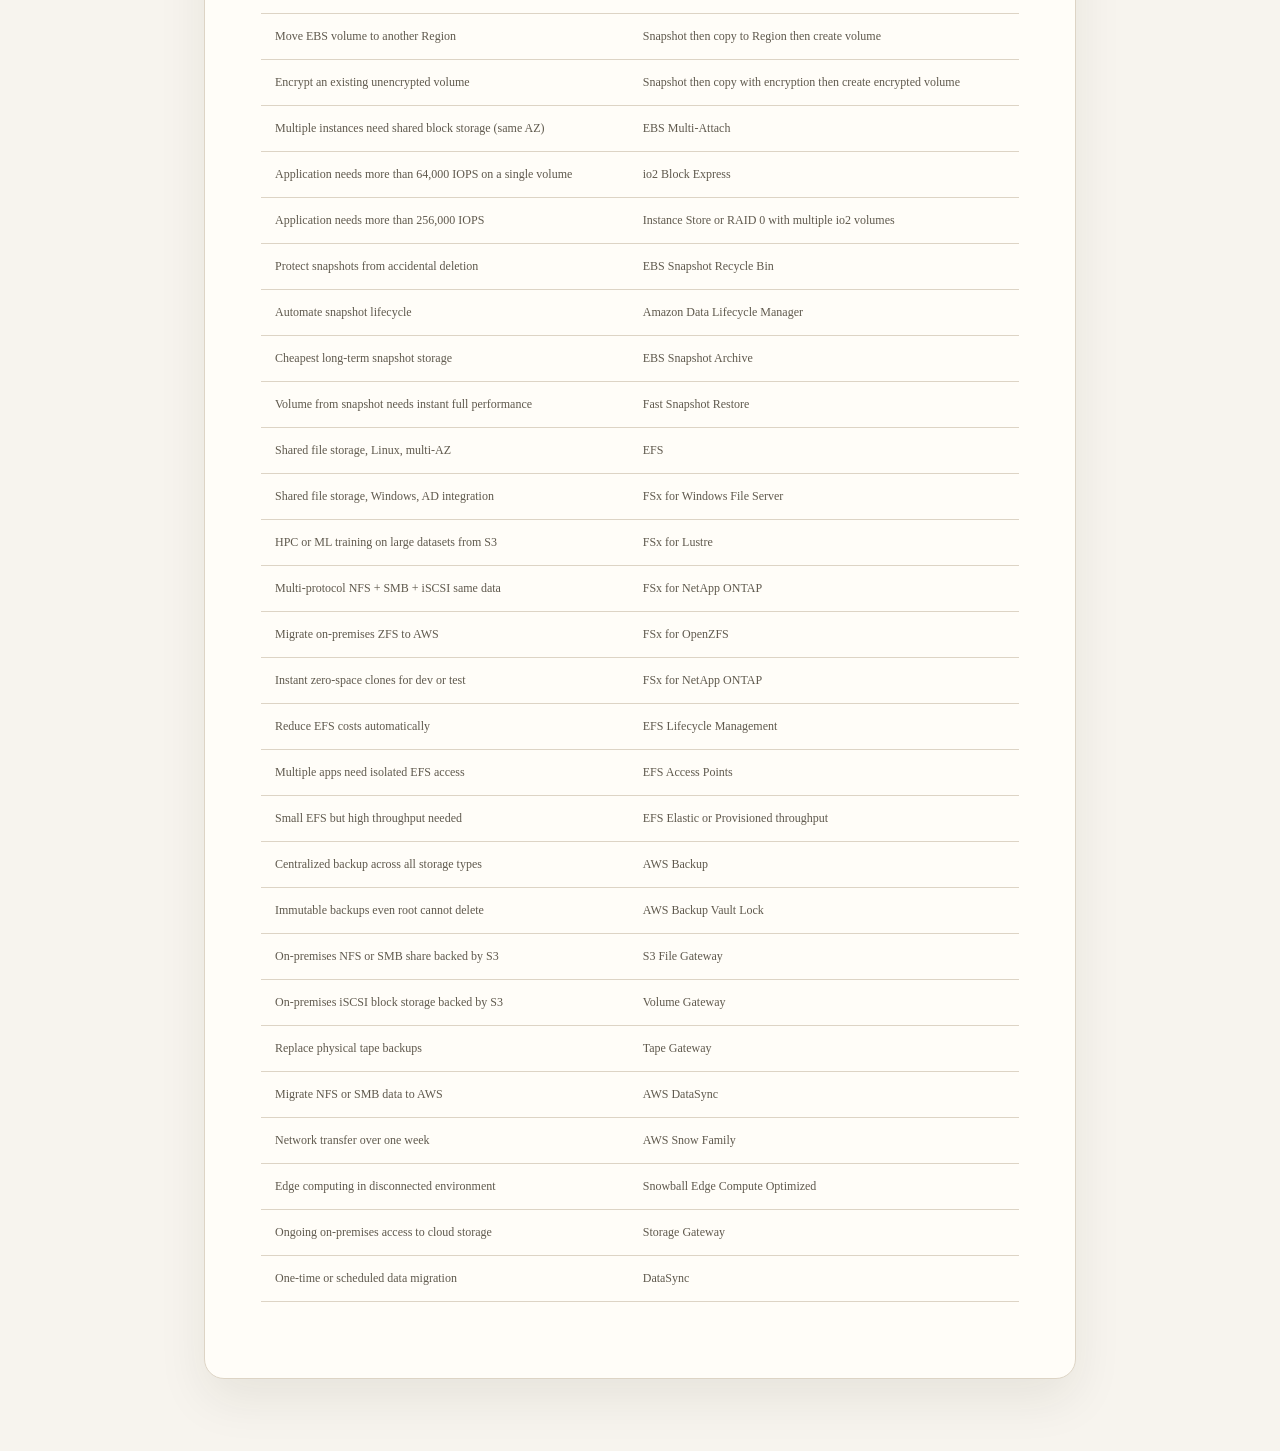
<file: storage-cheat-sheet.html>
<!DOCTYPE html>
<html lang="en">
<head>
<meta charset="UTF-8">
<meta name="viewport" content="width=device-width, initial-scale=1.0">
<title>AWS Storage Cheat Sheet: Instance Store, EBS, EFS, FSx</title>
<style>
  *, *::before, *::after { box-sizing: border-box; }

  :root {
    --bg: #f7f4ee;
    --paper: #fffdf8;
    --border: #ddd4c5;
    --text: #222018;
    --text-dim: #5f594d;
    --text-faint: #857d70;
    --accent: #8d5c00;
    --accent-soft: rgba(141, 92, 0, 0.08);
    --shadow: 0 20px 50px rgba(44, 35, 19, 0.08);
  }

  html { scroll-behavior: smooth; }

  body {
    margin: 0;
    background: var(--bg);
    color: var(--text);
    font-family: Charter, "Iowan Old Style", "Palatino Linotype", "Book Antiqua", Georgia, serif;
    line-height: 1.75;
  }

  body::before {
    content: "";
    position: fixed;
    inset: 0;
    background:
      linear-gradient(180deg, rgba(255,255,255,0.55), rgba(255,255,255,0)),
      radial-gradient(circle at top left, rgba(255,255,255,0.5), transparent 30%);
    pointer-events: none;
    z-index: 0;
  }

  .page {
    position: relative;
    z-index: 1;
    max-width: 920px;
    margin: 0 auto;
    padding: 36px 24px 72px;
  }

  .topnav {
    display: flex;
    gap: 10px;
    margin-bottom: 18px;
    flex-wrap: wrap;
  }

  .navlink {
    display: inline-flex;
    align-items: center;
    border: 1px solid var(--border);
    border-radius: 999px;
    padding: 8px 14px;
    background: rgba(255, 253, 248, 0.82);
    color: var(--text-dim);
    text-decoration: none;
    font: 700 12px/1.2 "Helvetica Neue", Arial, sans-serif;
    letter-spacing: 0.06em;
    text-transform: uppercase;
    transition: background 140ms ease, color 140ms ease, border-color 140ms ease;
  }

  .navlink:hover {
    background: var(--accent-soft);
    border-color: #cfbea0;
    color: var(--text);
  }

  .navlink[aria-current="page"] {
    background: var(--accent-soft);
    border-color: #cfbea0;
    color: var(--accent);
  }

  .article {
    background: var(--paper);
    border: 1px solid var(--border);
    border-radius: 20px;
    box-shadow: var(--shadow);
    padding: 48px 56px;
  }

  header {
    margin-bottom: 32px;
  }

  h1 {
    font-size: clamp(19px, 2.45vw, 27px);
    line-height: 1.05;
    margin: 0 0 16px;
    letter-spacing: -0.02em;
  }

  .deck {
    font-size: 15px;
    line-height: 1.55;
    color: var(--text-dim);
    max-width: 720px;
    margin: 0;
  }

  h2 {
    font-size: 22px;
    line-height: 1.15;
    margin: 56px 0 16px;
    letter-spacing: -0.02em;
  }

  p {
    font-size: 14px;
    margin: 0 0 18px;
  }

  ul {
    margin: 0 0 22px 22px;
    padding: 0;
  }

  li {
    font-size: 13px;
    margin-bottom: 10px;
    color: var(--text-dim);
  }

  strong { color: var(--text); }

  code {
    font-family: "SFMono-Regular", Consolas, "Liberation Mono", Menlo, monospace;
    font-size: 0.9em;
    background: #f2ede3;
    border: 1px solid #e2d9c9;
    border-radius: 4px;
    padding: 0.12em 0.35em;
  }

  hr {
    border: 0;
    height: 1px;
    margin: 40px 0;
    background: linear-gradient(to right, transparent, var(--border), transparent);
  }

  table {
    width: 100%;
    border-collapse: collapse;
    margin: 22px 0 28px;
    font-size: 12px;
  }

  th, td {
    text-align: left;
    vertical-align: top;
    padding: 12px 14px;
    border-bottom: 1px solid var(--border);
  }

  th {
    font: 700 12px/1.3 "Helvetica Neue", Arial, sans-serif;
    letter-spacing: 0.06em;
    text-transform: uppercase;
    color: var(--text-faint);
  }

  td {
    color: var(--text-dim);
  }

  @media (max-width: 768px) {
    .page {
      padding-top: 24px;
    }

    .topnav {
      margin-bottom: 14px;
    }

    .navlink {
      font-size: 11px;
      padding: 7px 12px;
    }

    .article {
      padding: 28px 18px;
      border-radius: 16px;
    }

    .deck {
      font-size: 13px;
    }

    p {
      font-size: 11px;
    }

    li {
      font-size: 11px;
    }

    h2 {
      font-size: 17px;
    }

    table {
      display: block;
      overflow-x: auto;
      white-space: nowrap;
      font-size: 10px;
      -webkit-overflow-scrolling: touch;
    }

    th, td {
      padding: 10px 12px;
    }
  }
</style>
</head>
<body>
  <main class="page">
    <nav class="topnav" aria-label="Site sections">
      <a class="navlink" href="./index.html">IAM</a>
      <a class="navlink" href="./iam-cheat-sheet.html">IAM Cheat Sheet</a>
      <a class="navlink" href="./vpc.html">VPC</a>
      <a class="navlink" href="./vpc-overview.html">VPC Overview</a>
      <a class="navlink" href="./vpc-cheat-sheet.html">VPC Cheat Sheet</a>
      <a class="navlink" href="./ec2-and-ebs.html">EC2 and EBS and ELB</a>
      <a class="navlink" href="./ec2-cheat-sheet.html">EC2 Cheat Sheet</a>
      <a class="navlink" href="./s3.html">S3</a>
      <a class="navlink" href="./s3-cheat-sheet.html">S3 Cheat Sheet</a>
      <a class="navlink" href="./storage-cheat-sheet.html" aria-current="page">Storage Cheat Sheet</a>
      <a class="navlink" href="./sqs-sns-cheat-sheet.html">SQS SNS Cheat Sheet</a>
      <a class="navlink" href="./efs.html">EFS</a>
      <a class="navlink" href="./dynamodb.html">DynamoDB</a>
      <a class="navlink" href="./aurora-and-rds.html">Aurora and RDS</a>
      <a class="navlink" href="./route-53.html">Route 53</a>
    </nav>
    <article class="article">
      <header>
        <h1>AWS Storage - Instance Store, EBS, EFS &amp; FSx - Complete SAA-C03 Cheat Sheet</h1>
        <p class="deck">A simple text reader version of the storage cheat sheet covering Instance Store, EBS, EFS, FSx, hybrid storage, backups, and migration patterns.</p>
      </header>

      <hr>

      <section>
        <h2>1. Storage Types Overview</h2>
        <ul>
          <li>AWS offers four main categories of storage attached to or accessible from EC2 instances.</li>
          <li><strong>Instance Store:</strong> Ephemeral, physically attached block storage. Highest performance. Data lost on stop or terminate.</li>
          <li><strong>EBS (Elastic Block Store):</strong> Persistent, network-attached block storage. One instance per volume by default. AZ-specific.</li>
          <li><strong>EFS (Elastic File System):</strong> Managed NFS file system. Shared across many instances. Multi-AZ. Linux only.</li>
          <li><strong>FSx:</strong> Managed third-party file systems for Windows, Lustre, NetApp ONTAP, and OpenZFS workloads.</li>
          <li><strong>Block storage:</strong> Instance Store and EBS. <strong>File storage:</strong> EFS and FSx.</li>
        </ul>
      </section>

      <hr>

      <section>
        <h2>2. EC2 Instance Store - Deep Dive</h2>
        <ul>
          <li>Physically attached NVMe SSD or HDD disks on the host server, included with certain instance types.</li>
          <li><strong>Performance:</strong> Highest possible IOPS of any EC2 storage option, often millions of IOPS.</li>
          <li><strong>Ephemeral:</strong> Data is lost when the instance is stopped, terminated, or the host hardware fails. Data survives reboot.</li>
          <li>Cannot be detached, resized, or natively snapshotted. You must manually copy data elsewhere for backup.</li>
          <li>Size, type, and count are determined by the instance type.</li>
          <li>Best for buffer, cache, scratch data, swap space, and transient high-IOPS workloads.</li>
        </ul>
      </section>

      <hr>

      <section>
        <h2>3. EBS (Elastic Block Store) - Fundamentals</h2>
        <ul>
          <li>Network-attached block storage that behaves like a virtual hard drive.</li>
          <li><strong>Persistence:</strong> Data survives stop and restart, and can survive termination if Delete on Termination is disabled.</li>
          <li><strong>AZ-specific:</strong> A volume exists in one AZ and can only attach to instances in that same AZ.</li>
          <li><strong>One-to-one attachment:</strong> One volume to one instance by default, except Multi-Attach for io1 and io2.</li>
          <li>Volumes can be detached and attached to another instance in the same AZ without data loss.</li>
          <li><strong>Encryption:</strong> AES-256 with KMS for data at rest and in transit.</li>
        </ul>
      </section>

      <hr>

      <section>
        <h2>4. EBS Volume Types - SSD</h2>
        <ul>
          <li><strong>gp3:</strong> Default SSD choice with independent scaling for IOPS and throughput.</li>
          <li><strong>gp2:</strong> Older general-purpose SSD where IOPS scales with size.</li>
          <li><strong>io2 Block Express:</strong> Highest-performance EBS volume, up to 256,000 IOPS and 4,000 MB/s throughput.</li>
          <li><strong>io2:</strong> Provisioned IOPS SSD up to 64,000 IOPS with 99.999 percent durability.</li>
          <li><strong>io1:</strong> Older provisioned IOPS generation being replaced by io2.</li>
        </ul>
      </section>

      <hr>

      <section>
        <h2>5. EBS Volume Types - HDD</h2>
        <ul>
          <li><strong>st1:</strong> Throughput Optimized HDD for sequential workloads like big data and log processing. Cannot be a boot volume.</li>
          <li><strong>sc1:</strong> Cold HDD for the cheapest infrequently accessed storage. Cannot be a boot volume.</li>
          <li><strong>HDD exam rule:</strong> If the question says boot volume, eliminate st1 and sc1.</li>
        </ul>
      </section>

      <hr>

      <section>
        <h2>6. EBS Multi-Attach</h2>
        <ul>
          <li>Attach one io1 or io2 volume to up to 16 Nitro-based instances in the same AZ.</li>
          <li>All instances can read and write concurrently.</li>
          <li>The application must manage concurrent writes using a cluster-aware file system or coordination layer.</li>
          <li>Use for clustered applications that need shared block storage in one AZ.</li>
        </ul>
      </section>

      <hr>

      <section>
        <h2>7. EBS Snapshots - Deep Dive</h2>
        <ul>
          <li>Point-in-time EBS backups stored in S3 and managed by AWS. Incremental after the first snapshot.</li>
          <li>Snapshots are Region-specific but can be copied cross-Region or shared cross-account.</li>
          <li>To move a volume, snapshot it and create a new volume in the target AZ or Region.</li>
          <li><strong>Snapshot lifecycle automation:</strong> Use Amazon Data Lifecycle Manager (DLM).</li>
          <li><strong>EBS Snapshot Archive:</strong> Cheaper long-term tier with 24 to 72 hour retrieval.</li>
          <li><strong>Recycle Bin:</strong> Protects snapshots from accidental deletion.</li>
          <li><strong>Fast Snapshot Restore:</strong> Pre-warms volumes created from snapshots for immediate full performance.</li>
        </ul>
      </section>

      <hr>

      <section>
        <h2>8. EBS RAID Configurations</h2>
        <ul>
          <li><strong>RAID 0:</strong> Striping for higher performance. No redundancy.</li>
          <li><strong>RAID 1:</strong> Mirroring for redundancy at the cost of usable capacity.</li>
          <li><strong>RAID 5 and RAID 6:</strong> Not recommended by AWS for EBS due to parity overhead.</li>
          <li>Exam pattern: more than 64,000 IOPS may mean RAID 0 with multiple io2 volumes or io2 Block Express.</li>
        </ul>
      </section>

      <hr>

      <section>
        <h2>9. EBS vs Instance Store - Comparison</h2>
        <table>
          <thead>
            <tr>
              <th>Feature</th>
              <th>EBS</th>
              <th>Instance Store</th>
            </tr>
          </thead>
          <tbody>
            <tr><td>Attachment</td><td>Network-attached</td><td>Physically attached</td></tr>
            <tr><td>Persistence</td><td>Persists independently of instance</td><td>Lost on stop, terminate, or hardware failure</td></tr>
            <tr><td>Max IOPS</td><td>Up to 256,000</td><td>Millions</td></tr>
            <tr><td>Snapshots</td><td>Yes</td><td>No</td></tr>
            <tr><td>Detachable</td><td>Yes</td><td>No</td></tr>
            <tr><td>Boot volume</td><td>Yes for SSD types</td><td>No on modern instance types</td></tr>
          </tbody>
        </table>
      </section>

      <hr>

      <section>
        <h2>10. EFS (Elastic File System) - Fundamentals</h2>
        <ul>
          <li>Managed, serverless NFS file system with pay-per-use pricing.</li>
          <li><strong>Multi-AZ by default:</strong> Can be mounted by many instances across AZs simultaneously.</li>
          <li><strong>Linux only.</strong> For Windows shared storage, use FSx for Windows File Server.</li>
          <li>Use for CMS, web serving, home directories, analytics, containers, and ML training data.</li>
          <li>Compatible with EC2, ECS, EKS, Fargate, Lambda, and on-premises over DX or VPN.</li>
          <li>Security includes KMS encryption, TLS in transit, POSIX permissions, security groups, IAM, and Access Points.</li>
        </ul>
      </section>

      <hr>

      <section>
        <h2>11. EFS Performance</h2>
        <ul>
          <li><strong>Performance Modes:</strong> General Purpose for low latency and Max I/O for very large parallel workloads.</li>
          <li><strong>Throughput Modes:</strong> Bursting, Elastic, and Provisioned.</li>
          <li><strong>Exam pattern:</strong> Small file system but high throughput requirement means Elastic or Provisioned throughput mode.</li>
        </ul>
      </section>

      <hr>

      <section>
        <h2>12. EFS Storage Classes &amp; Lifecycle</h2>
        <ul>
          <li><strong>Standard:</strong> Frequently accessed, multi-AZ storage.</li>
          <li><strong>Infrequent Access (IA):</strong> Lower storage cost with small access charges.</li>
          <li><strong>One Zone:</strong> Single-AZ storage with lower cost and lower durability.</li>
          <li><strong>Archive:</strong> Lowest-cost tier for very rarely accessed data.</li>
          <li><strong>EFS Lifecycle Management:</strong> Automatically moves files between tiers and can transition them back on access.</li>
        </ul>
      </section>

      <hr>

      <section>
        <h2>13. EFS Access Points</h2>
        <ul>
          <li>Application-specific entry points into an EFS file system.</li>
          <li>Each access point enforces a POSIX identity, root directory, and permissions.</li>
          <li>Useful for multi-tenant environments and least-privilege application access.</li>
        </ul>
      </section>

      <hr>

      <section>
        <h2>14. EFS vs EBS - Comparison</h2>
        <table>
          <thead>
            <tr>
              <th>Feature</th>
              <th>EFS</th>
              <th>EBS</th>
            </tr>
          </thead>
          <tbody>
            <tr><td>Type</td><td>File storage (NFS)</td><td>Block storage</td></tr>
            <tr><td>Multi-AZ</td><td>Yes</td><td>No</td></tr>
            <tr><td>Multi-instance access</td><td>Yes</td><td>No, except Multi-Attach</td></tr>
            <tr><td>OS support</td><td>Linux only</td><td>Linux and Windows</td></tr>
            <tr><td>Boot volume</td><td>No</td><td>Yes</td></tr>
          </tbody>
        </table>
      </section>

      <hr>

      <section>
        <h2>15. Amazon FSx - Overview</h2>
        <ul>
          <li>FSx provides fully managed third-party file systems optimized for specific workloads.</li>
          <li>Variants: FSx for Windows File Server, FSx for Lustre, FSx for NetApp ONTAP, and FSx for OpenZFS.</li>
          <li>Key differentiator from EFS: FSx supports Windows, HPC-specific systems, and advanced enterprise storage features.</li>
        </ul>
      </section>

      <hr>

      <section>
        <h2>16. FSx for Windows File Server</h2>
        <ul>
          <li>Fully managed Windows-native file system built on Windows Server.</li>
          <li><strong>Protocol:</strong> SMB, plus optional NFS access.</li>
          <li><strong>Active Directory integration:</strong> Supports AWS Managed Microsoft AD or self-managed AD.</li>
          <li>Features include DFS, shadow copies, deduplication, and automatic daily backups.</li>
          <li>Multi-AZ option provides active/standby high availability with automatic failover.</li>
          <li>Best for Windows shared storage and AD-integrated file share migrations.</li>
        </ul>
      </section>

      <hr>

      <section>
        <h2>17. FSx for Lustre</h2>
        <ul>
          <li>High-performance parallel file system for compute-intensive workloads.</li>
          <li>Best for machine learning training, HPC, financial modeling, rendering, genomics, and similar workloads.</li>
          <li><strong>Native S3 integration:</strong> Link an S3 bucket and lazily load data on first access, with optional sync back to S3.</li>
          <li><strong>Scratch:</strong> Temporary highest-performance deployment with no replication.</li>
          <li><strong>Persistent:</strong> Long-term deployment with replicated data and failover.</li>
        </ul>
      </section>

      <hr>

      <section>
        <h2>18. FSx for NetApp ONTAP</h2>
        <ul>
          <li>Feature-rich managed NetApp ONTAP file system supporting NFS, SMB, and iSCSI simultaneously.</li>
          <li>Features include snapshots, FlexClone, compression, deduplication, replication, and data tiering.</li>
          <li>Supports multi-AZ deployment with automatic failover.</li>
          <li>Best for multi-protocol access, NetApp migrations, and instant zero-space clones for dev and test.</li>
        </ul>
      </section>

      <hr>

      <section>
        <h2>19. FSx for OpenZFS</h2>
        <ul>
          <li>Managed file system built on OpenZFS for Linux and macOS workloads.</li>
          <li><strong>Protocol:</strong> NFS only.</li>
          <li>Supports snapshots, cloning, and automatic compression.</li>
          <li>No SMB, no iSCSI, and no multi-AZ deployment.</li>
          <li>Best for ZFS migrations and high-IOPS NFS workloads.</li>
        </ul>
      </section>

      <hr>

      <section>
        <h2>20. FSx Comparison Table</h2>
        <table>
          <thead>
            <tr>
              <th>Feature</th>
              <th>FSx Windows</th>
              <th>FSx Lustre</th>
              <th>FSx ONTAP</th>
              <th>FSx OpenZFS</th>
            </tr>
          </thead>
          <tbody>
            <tr><td>Protocol</td><td>SMB (+ NFS)</td><td>POSIX</td><td>NFS, SMB, iSCSI</td><td>NFS</td></tr>
            <tr><td>OS Support</td><td>Windows + Linux</td><td>Linux only</td><td>Windows, Linux, macOS</td><td>Linux, macOS</td></tr>
            <tr><td>Multi-AZ</td><td>Yes</td><td>No</td><td>Yes</td><td>No</td></tr>
            <tr><td>Best For</td><td>Windows enterprise</td><td>HPC, ML, rendering</td><td>Multi-protocol, migration</td><td>ZFS migration, high IOPS NFS</td></tr>
          </tbody>
        </table>
      </section>

      <hr>

      <section>
        <h2>21. AWS Backup</h2>
        <ul>
          <li>Centralized backup service across EBS, EFS, FSx, RDS, DynamoDB, Aurora, S3, and more.</li>
          <li><strong>Backup Plans:</strong> Define schedules, retention, cold storage transitions, and cross-Region copy rules.</li>
          <li><strong>Backup Vault:</strong> Stores backups and can use Vault Lock for immutable WORM compliance.</li>
          <li>Supports cross-Region and cross-account copy for DR and isolation.</li>
        </ul>
      </section>

      <hr>

      <section>
        <h2>22. AWS Storage Gateway - Hybrid Storage</h2>
        <ul>
          <li>Bridges on-premises infrastructure with AWS storage.</li>
          <li><strong>S3 File Gateway:</strong> On-premises NFS or SMB share backed by S3.</li>
          <li><strong>FSx File Gateway:</strong> Local cache for FSx for Windows File Server shares.</li>
          <li><strong>Volume Gateway:</strong> iSCSI block storage backed by S3 in Cached or Stored mode.</li>
          <li><strong>Tape Gateway:</strong> Virtual tape library backed by S3 and Glacier.</li>
        </ul>
      </section>

      <hr>

      <section>
        <h2>23. AWS DataSync</h2>
        <ul>
          <li>Managed data transfer service for moving data between on-premises and AWS, or between AWS services.</li>
          <li>Supports NFS, SMB, HDFS, object storage, S3, EFS, and all FSx variants.</li>
          <li>Features include encryption, integrity validation, scheduling, filtering, and bandwidth throttling.</li>
          <li><strong>DataSync vs Storage Gateway:</strong> DataSync moves data. Storage Gateway provides ongoing hybrid access.</li>
        </ul>
      </section>

      <hr>

      <section>
        <h2>24. AWS Snow Family</h2>
        <ul>
          <li>Physical devices for offline data transfer and edge computing.</li>
          <li><strong>Snowcone:</strong> Smallest device for portable and rugged use cases.</li>
          <li><strong>Snowball Edge Storage Optimized:</strong> Best for large-scale migration and local storage.</li>
          <li><strong>Snowball Edge Compute Optimized:</strong> Best for edge ML inference and disconnected compute.</li>
          <li><strong>Snowmobile:</strong> Up to 100 PB per truck for exabyte-scale migrations.</li>
          <li><strong>Rule of thumb:</strong> If network transfer takes more than a week, use Snow Family.</li>
        </ul>
      </section>

      <hr>

      <section>
        <h2>Quick Decision Matrix</h2>
        <table>
          <thead>
            <tr>
              <th>Scenario</th>
              <th>Solution</th>
            </tr>
          </thead>
          <tbody>
            <tr><td>Highest possible IOPS, temporary data</td><td>EC2 Instance Store</td></tr>
            <tr><td>Persistent boot volume, general purpose</td><td>EBS gp3</td></tr>
            <tr><td>Critical database, sustained high IOPS</td><td>EBS io2 or io2 Block Express</td></tr>
            <tr><td>Big data sequential reads, high throughput (non-boot)</td><td>EBS st1</td></tr>
            <tr><td>Cheapest storage for infrequent access (non-boot)</td><td>EBS sc1</td></tr>
            <tr><td>Move EBS volume to another AZ</td><td>Snapshot then create volume in target AZ</td></tr>
            <tr><td>Move EBS volume to another Region</td><td>Snapshot then copy to Region then create volume</td></tr>
            <tr><td>Encrypt an existing unencrypted volume</td><td>Snapshot then copy with encryption then create encrypted volume</td></tr>
            <tr><td>Multiple instances need shared block storage (same AZ)</td><td>EBS Multi-Attach</td></tr>
            <tr><td>Application needs more than 64,000 IOPS on a single volume</td><td>io2 Block Express</td></tr>
            <tr><td>Application needs more than 256,000 IOPS</td><td>Instance Store or RAID 0 with multiple io2 volumes</td></tr>
            <tr><td>Protect snapshots from accidental deletion</td><td>EBS Snapshot Recycle Bin</td></tr>
            <tr><td>Automate snapshot lifecycle</td><td>Amazon Data Lifecycle Manager</td></tr>
            <tr><td>Cheapest long-term snapshot storage</td><td>EBS Snapshot Archive</td></tr>
            <tr><td>Volume from snapshot needs instant full performance</td><td>Fast Snapshot Restore</td></tr>
            <tr><td>Shared file storage, Linux, multi-AZ</td><td>EFS</td></tr>
            <tr><td>Shared file storage, Windows, AD integration</td><td>FSx for Windows File Server</td></tr>
            <tr><td>HPC or ML training on large datasets from S3</td><td>FSx for Lustre</td></tr>
            <tr><td>Multi-protocol NFS + SMB + iSCSI same data</td><td>FSx for NetApp ONTAP</td></tr>
            <tr><td>Migrate on-premises ZFS to AWS</td><td>FSx for OpenZFS</td></tr>
            <tr><td>Instant zero-space clones for dev or test</td><td>FSx for NetApp ONTAP</td></tr>
            <tr><td>Reduce EFS costs automatically</td><td>EFS Lifecycle Management</td></tr>
            <tr><td>Multiple apps need isolated EFS access</td><td>EFS Access Points</td></tr>
            <tr><td>Small EFS but high throughput needed</td><td>EFS Elastic or Provisioned throughput</td></tr>
            <tr><td>Centralized backup across all storage types</td><td>AWS Backup</td></tr>
            <tr><td>Immutable backups even root cannot delete</td><td>AWS Backup Vault Lock</td></tr>
            <tr><td>On-premises NFS or SMB share backed by S3</td><td>S3 File Gateway</td></tr>
            <tr><td>On-premises iSCSI block storage backed by S3</td><td>Volume Gateway</td></tr>
            <tr><td>Replace physical tape backups</td><td>Tape Gateway</td></tr>
            <tr><td>Migrate NFS or SMB data to AWS</td><td>AWS DataSync</td></tr>
            <tr><td>Network transfer over one week</td><td>AWS Snow Family</td></tr>
            <tr><td>Edge computing in disconnected environment</td><td>Snowball Edge Compute Optimized</td></tr>
            <tr><td>Ongoing on-premises access to cloud storage</td><td>Storage Gateway</td></tr>
            <tr><td>One-time or scheduled data migration</td><td>DataSync</td></tr>
          </tbody>
        </table>
      </section>
    </article>
  </main>
</body>
</html>
</file>
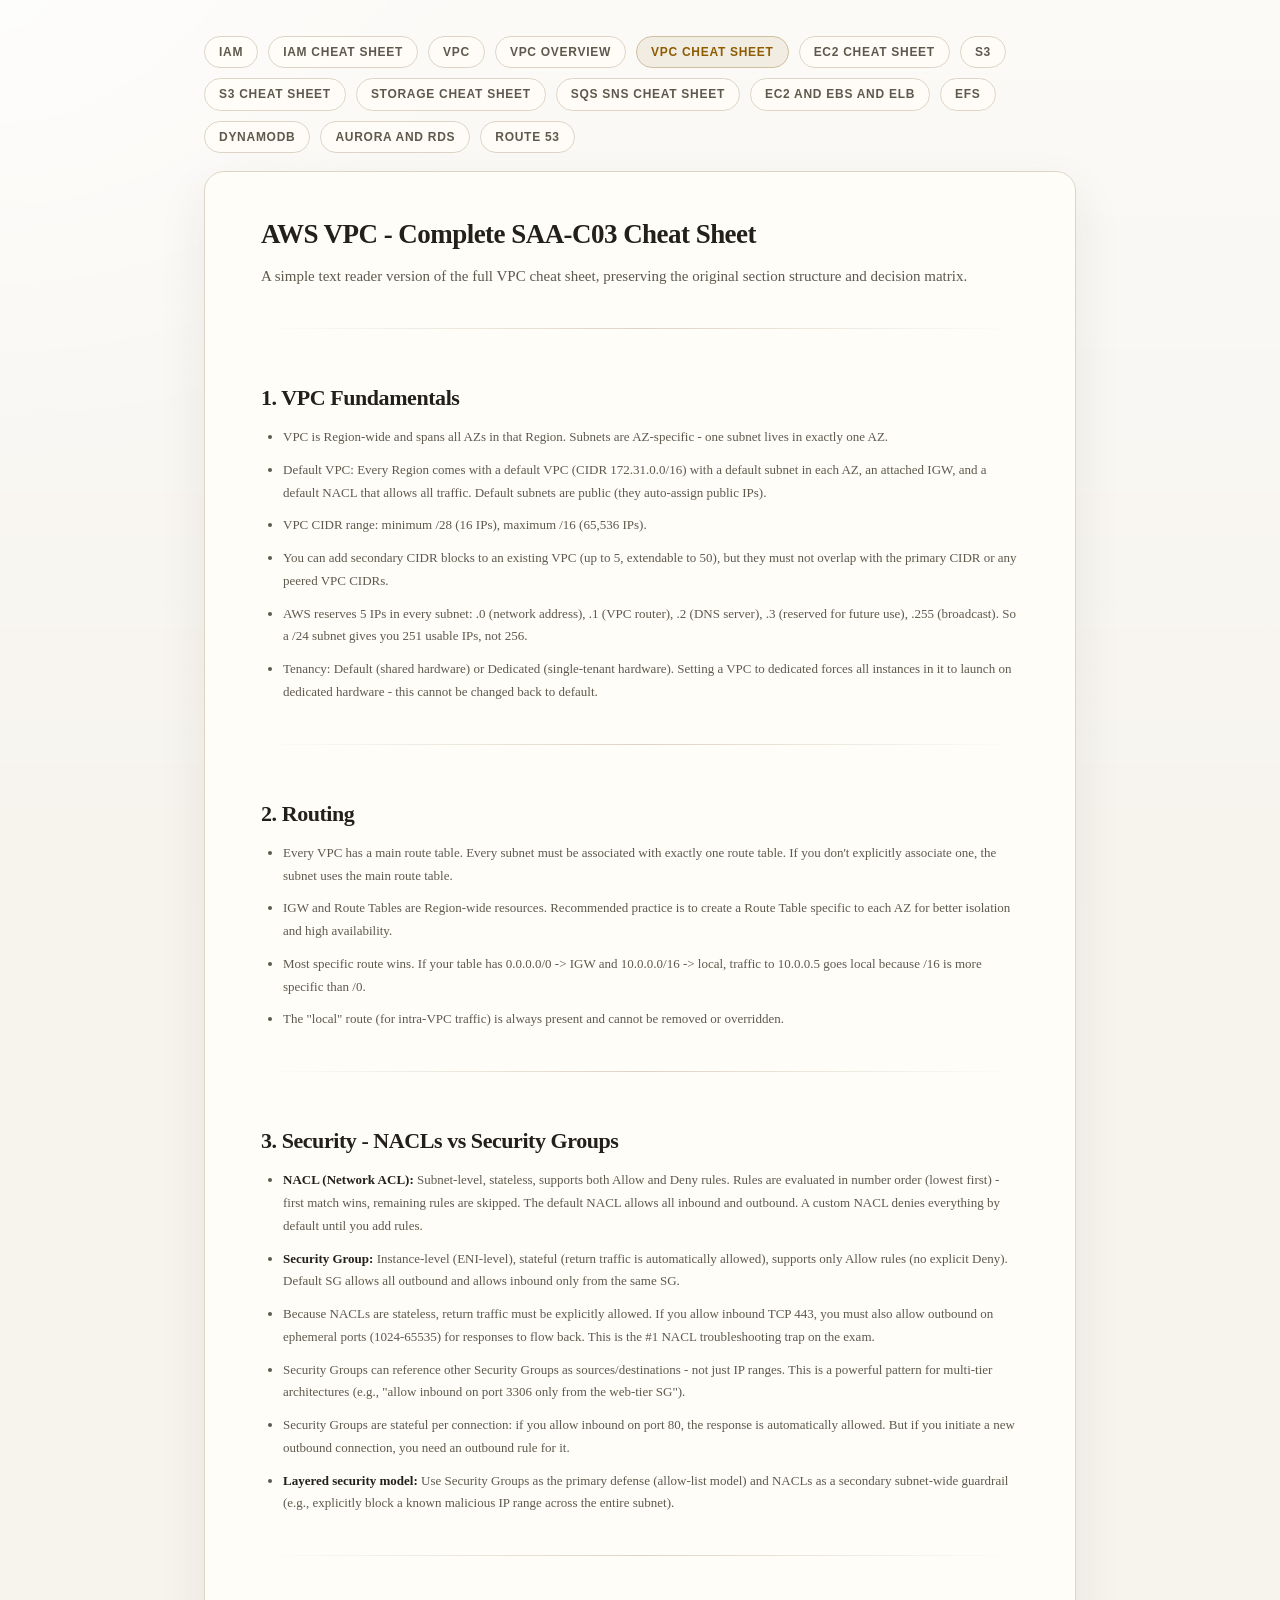
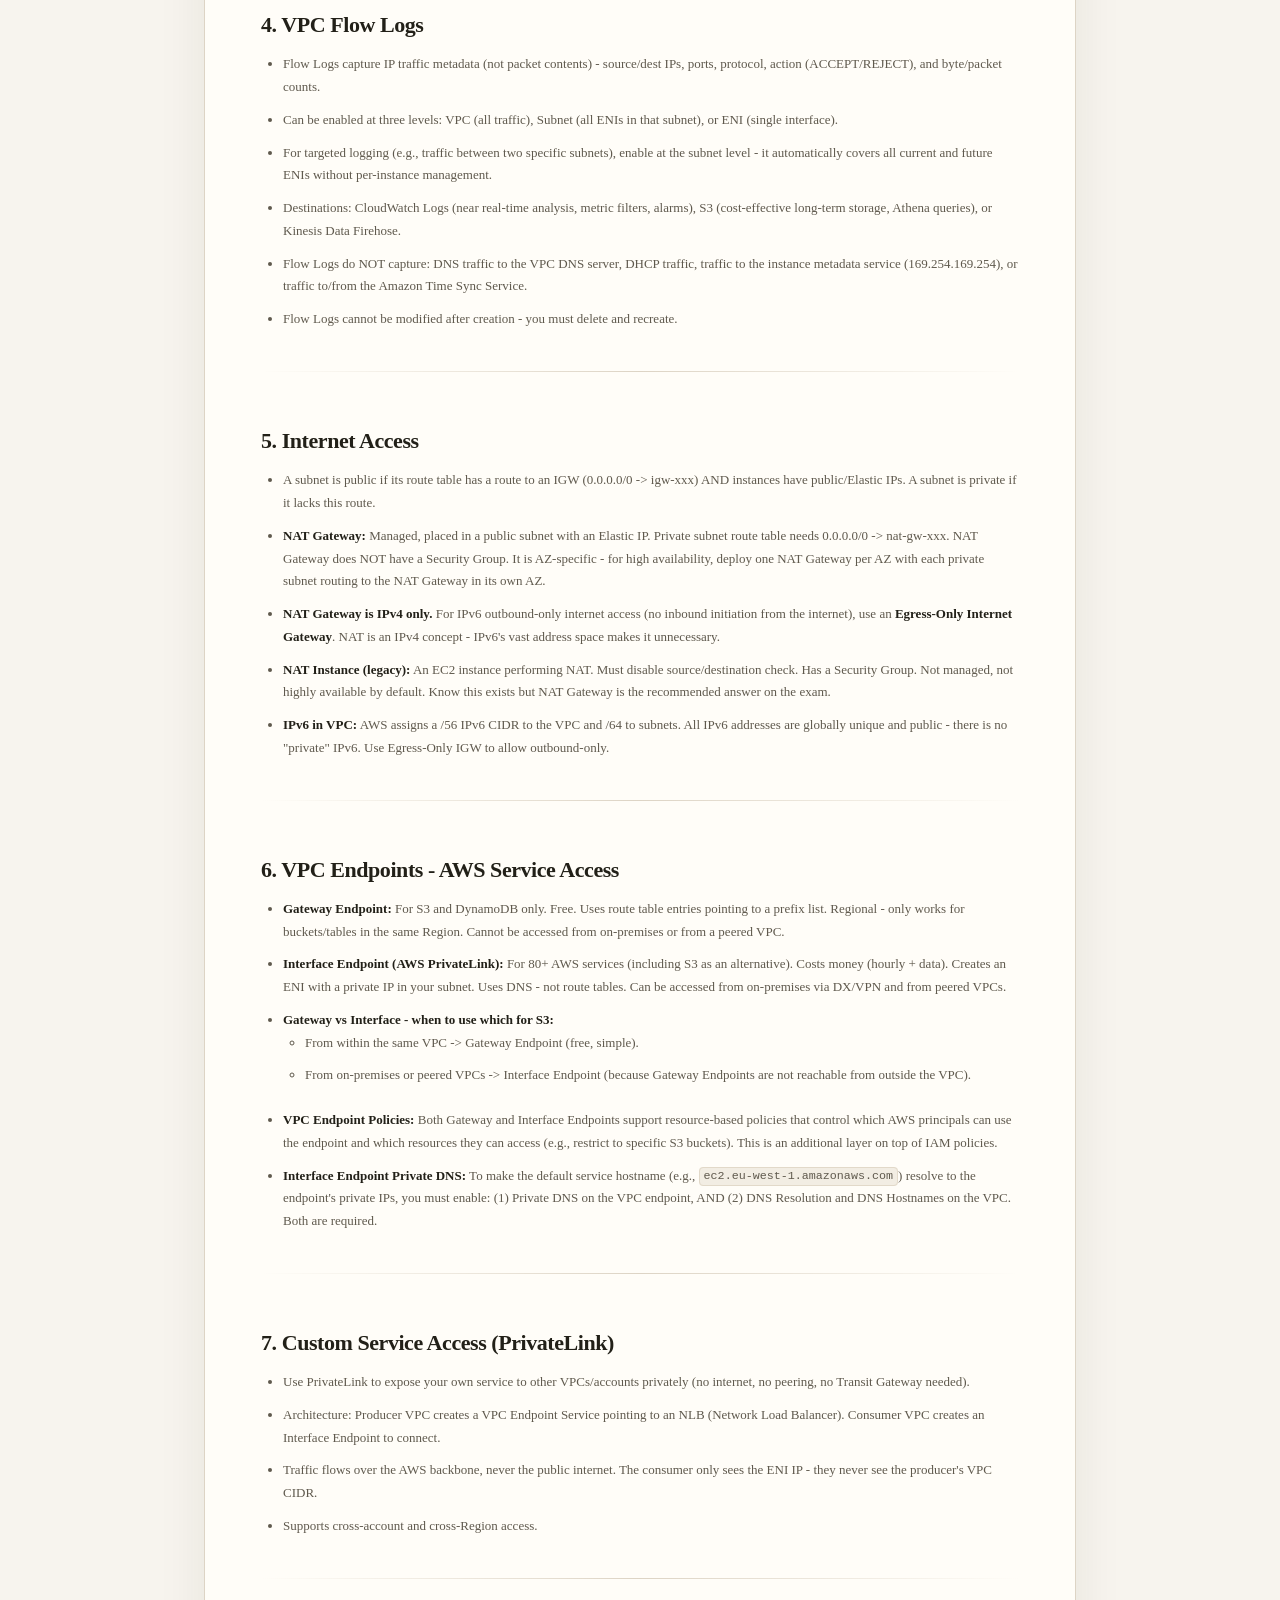
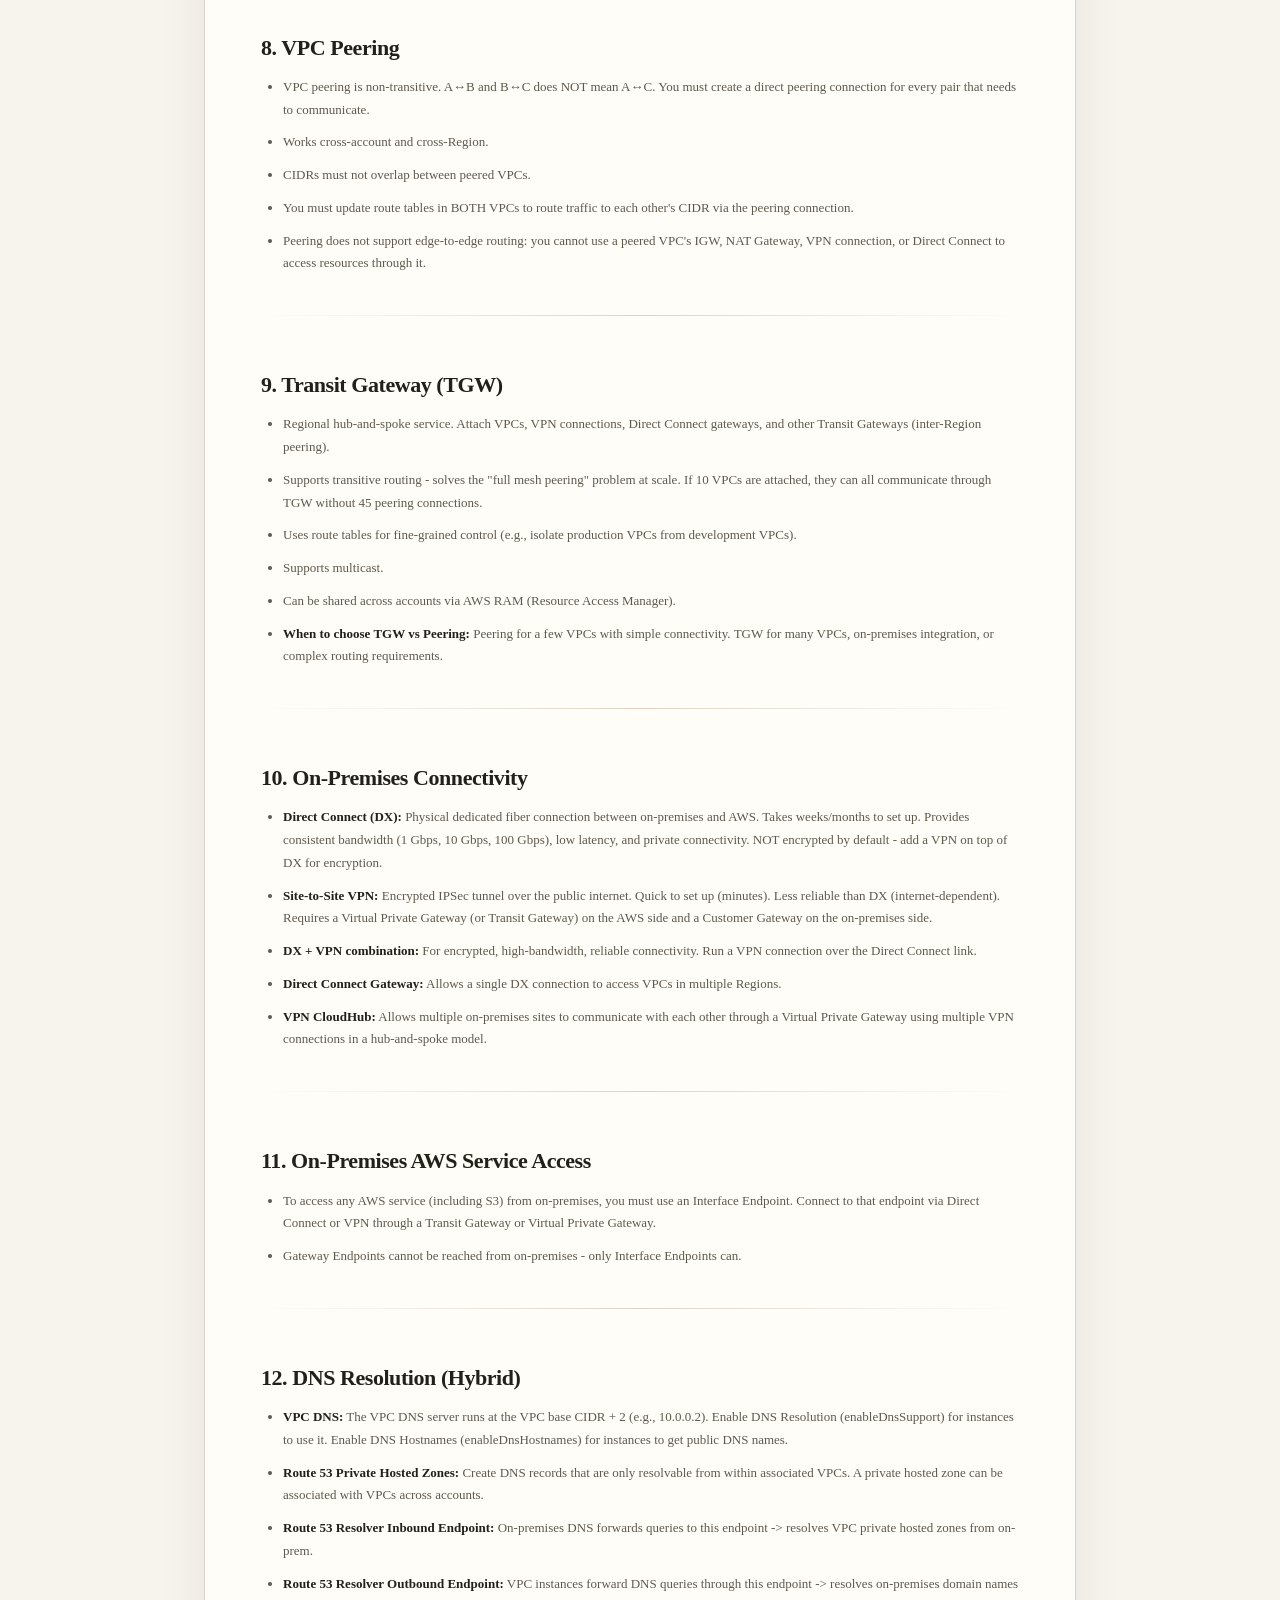
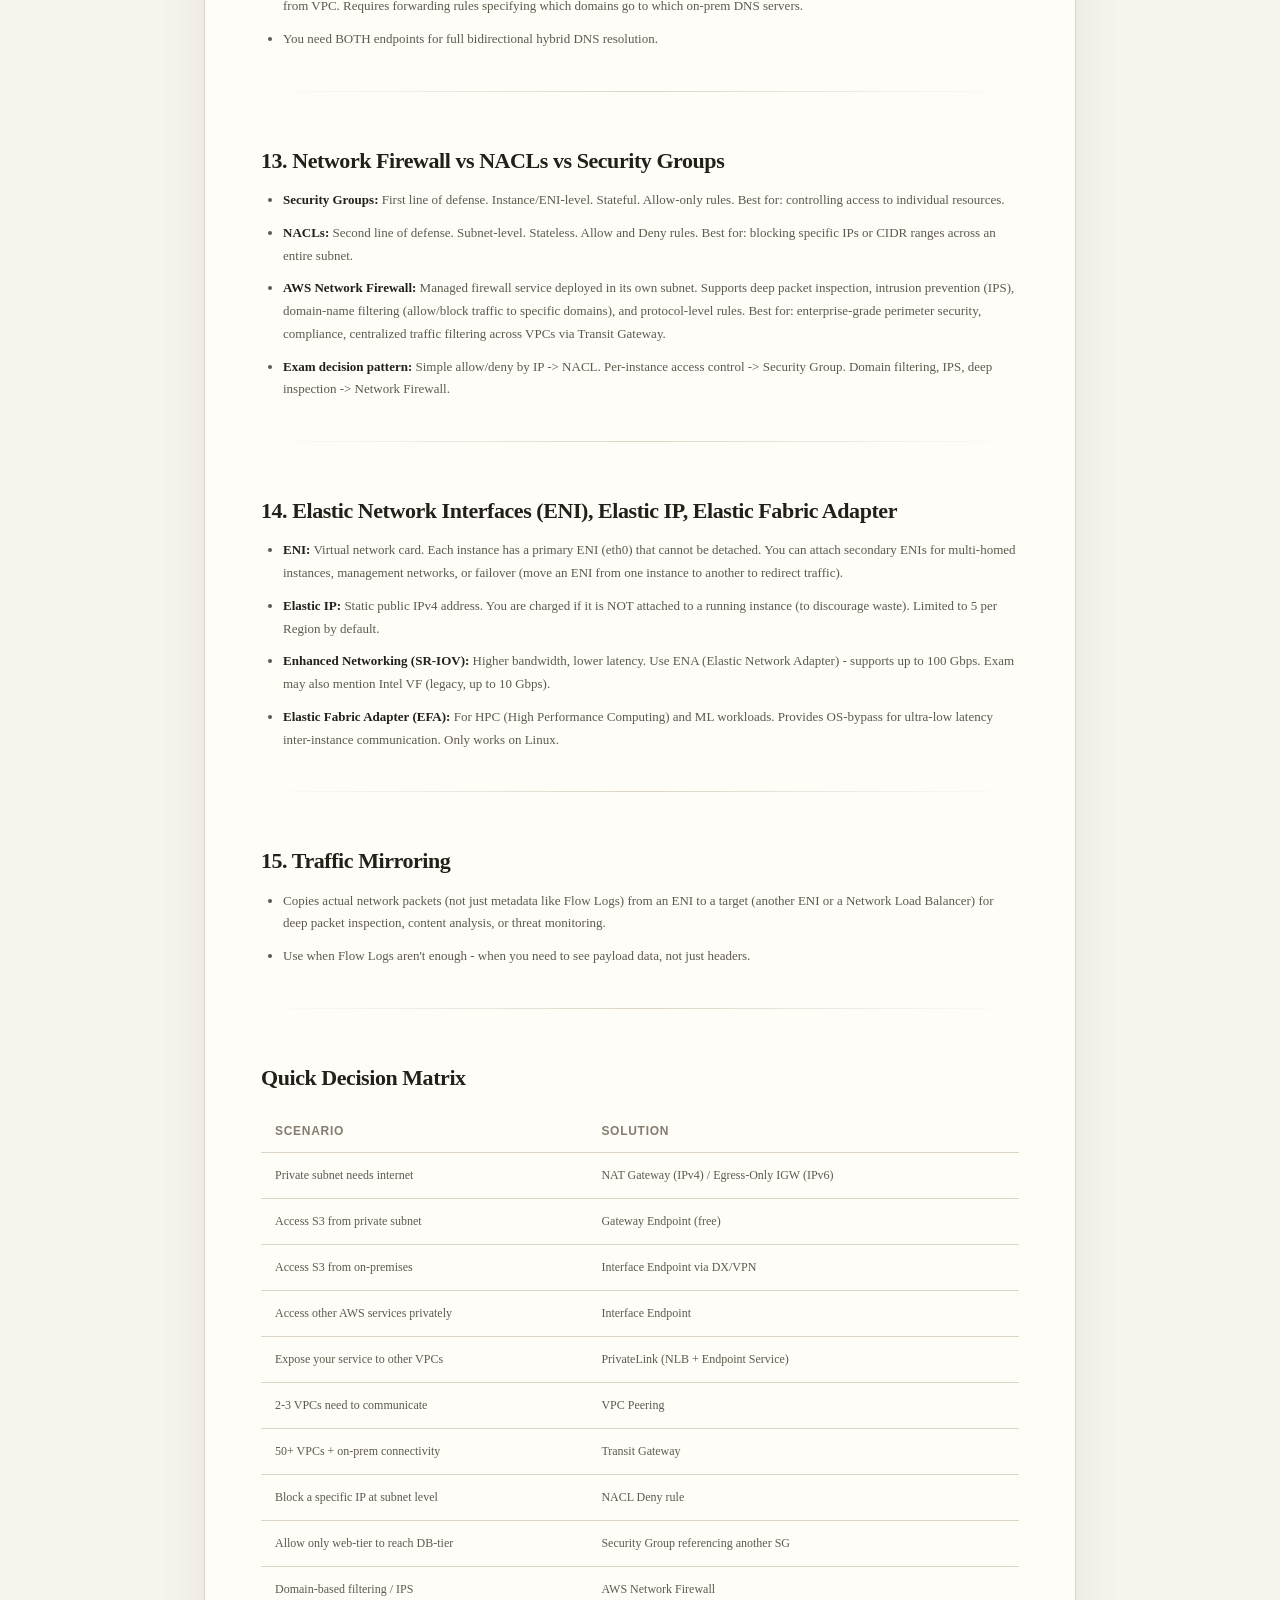
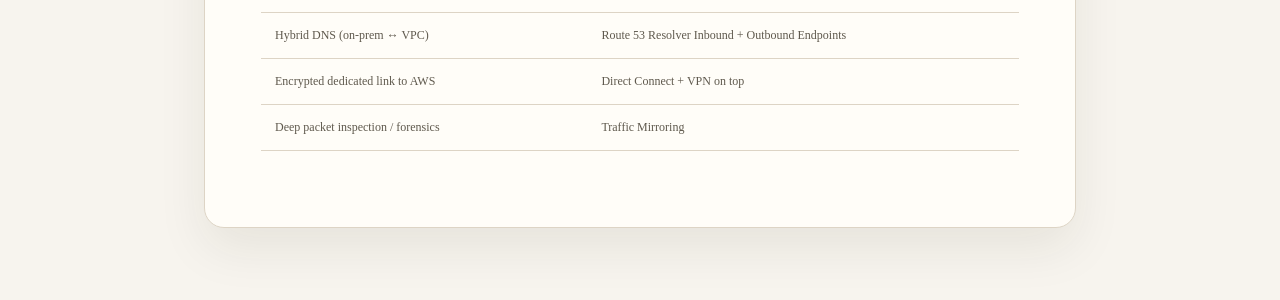
<file: vpc-cheat-sheet.html>
<!DOCTYPE html>
<html lang="en">
<head>
<meta charset="UTF-8">
<meta name="viewport" content="width=device-width, initial-scale=1.0">
<title>AWS VPC Cheat Sheet: Complete SAA-C03 Reference</title>
<style>
  *, *::before, *::after { box-sizing: border-box; }

  :root {
    --bg: #f7f4ee;
    --paper: #fffdf8;
    --border: #ddd4c5;
    --text: #222018;
    --text-dim: #5f594d;
    --text-faint: #857d70;
    --accent: #8d5c00;
    --accent-soft: rgba(141, 92, 0, 0.08);
    --shadow: 0 20px 50px rgba(44, 35, 19, 0.08);
  }

  html { scroll-behavior: smooth; }

  body {
    margin: 0;
    background: var(--bg);
    color: var(--text);
    font-family: Charter, "Iowan Old Style", "Palatino Linotype", "Book Antiqua", Georgia, serif;
    line-height: 1.75;
  }

  body::before {
    content: "";
    position: fixed;
    inset: 0;
    background:
      linear-gradient(180deg, rgba(255,255,255,0.55), rgba(255,255,255,0)),
      radial-gradient(circle at top left, rgba(255,255,255,0.5), transparent 30%);
    pointer-events: none;
    z-index: 0;
  }

  .page {
    position: relative;
    z-index: 1;
    max-width: 920px;
    margin: 0 auto;
    padding: 36px 24px 72px;
  }

  .topnav {
    display: flex;
    gap: 10px;
    margin-bottom: 18px;
    flex-wrap: wrap;
  }

  .navlink {
    display: inline-flex;
    align-items: center;
    border: 1px solid var(--border);
    border-radius: 999px;
    padding: 8px 14px;
    background: rgba(255, 253, 248, 0.82);
    color: var(--text-dim);
    text-decoration: none;
    font: 700 12px/1.2 "Helvetica Neue", Arial, sans-serif;
    letter-spacing: 0.06em;
    text-transform: uppercase;
    transition: background 140ms ease, color 140ms ease, border-color 140ms ease;
  }

  .navlink:hover {
    background: var(--accent-soft);
    border-color: #cfbea0;
    color: var(--text);
  }

  .navlink[aria-current="page"] {
    background: var(--accent-soft);
    border-color: #cfbea0;
    color: var(--accent);
  }

  .article {
    background: var(--paper);
    border: 1px solid var(--border);
    border-radius: 20px;
    box-shadow: var(--shadow);
    padding: 48px 56px;
  }

  header {
    margin-bottom: 32px;
  }

  h1 {
    font-size: clamp(19px, 2.45vw, 27px);
    line-height: 1.05;
    margin: 0 0 16px;
    letter-spacing: -0.02em;
  }

  .deck {
    font-size: 15px;
    line-height: 1.55;
    color: var(--text-dim);
    max-width: 720px;
    margin: 0;
  }

  h2 {
    font-size: 22px;
    line-height: 1.15;
    margin: 56px 0 16px;
    letter-spacing: -0.02em;
  }

  p {
    font-size: 14px;
    margin: 0 0 18px;
  }

  ul {
    margin: 0 0 22px 22px;
    padding: 0;
  }

  li {
    font-size: 13px;
    margin-bottom: 10px;
    color: var(--text-dim);
  }

  strong { color: var(--text); }

  code {
    font-family: "SFMono-Regular", Consolas, "Liberation Mono", Menlo, monospace;
    font-size: 0.9em;
    background: #f2ede3;
    border: 1px solid #e2d9c9;
    border-radius: 4px;
    padding: 0.12em 0.35em;
  }

  hr {
    border: 0;
    height: 1px;
    margin: 40px 0;
    background: linear-gradient(to right, transparent, var(--border), transparent);
  }

  table {
    width: 100%;
    border-collapse: collapse;
    margin: 22px 0 28px;
    font-size: 12px;
  }

  th, td {
    text-align: left;
    vertical-align: top;
    padding: 12px 14px;
    border-bottom: 1px solid var(--border);
  }

  th {
    font: 700 12px/1.3 "Helvetica Neue", Arial, sans-serif;
    letter-spacing: 0.06em;
    text-transform: uppercase;
    color: var(--text-faint);
  }

  td {
    color: var(--text-dim);
  }

  @media (max-width: 768px) {
    .page {
      padding-top: 24px;
    }

    .topnav {
      margin-bottom: 14px;
    }

    .navlink {
      font-size: 11px;
      padding: 7px 12px;
    }

    .article {
      padding: 28px 18px;
      border-radius: 16px;
    }

    .deck {
      font-size: 13px;
    }

    p {
      font-size: 11px;
    }

    li {
      font-size: 11px;
    }

    h2 {
      font-size: 17px;
    }

    table {
      display: block;
      overflow-x: auto;
      white-space: nowrap;
      font-size: 10px;
      -webkit-overflow-scrolling: touch;
    }

    th, td {
      padding: 10px 12px;
    }
  }
</style>
</head>
<body>
  <main class="page">
    <nav class="topnav" aria-label="Site sections">
      <a class="navlink" href="./index.html">IAM</a>
      <a class="navlink" href="./iam-cheat-sheet.html">IAM Cheat Sheet</a>
      <a class="navlink" href="./vpc.html">VPC</a>
      <a class="navlink" href="./vpc-overview.html">VPC Overview</a>
      <a class="navlink" href="./vpc-cheat-sheet.html" aria-current="page">VPC Cheat Sheet</a>
      <a class="navlink" href="./ec2-cheat-sheet.html">EC2 Cheat Sheet</a>
      <a class="navlink" href="./s3.html">S3</a>
      <a class="navlink" href="./s3-cheat-sheet.html">S3 Cheat Sheet</a>
      <a class="navlink" href="./storage-cheat-sheet.html">Storage Cheat Sheet</a>
      <a class="navlink" href="./sqs-sns-cheat-sheet.html">SQS SNS Cheat Sheet</a>
      <a class="navlink" href="./ec2-and-ebs.html">EC2 and EBS and ELB</a>
      <a class="navlink" href="./efs.html">EFS</a>
      <a class="navlink" href="./dynamodb.html">DynamoDB</a>
      <a class="navlink" href="./aurora-and-rds.html">Aurora and RDS</a>
      <a class="navlink" href="./route-53.html">Route 53</a>
    </nav>
    <article class="article">
      <header>
        <h1>AWS VPC - Complete SAA-C03 Cheat Sheet</h1>
        <p class="deck">A simple text reader version of the full VPC cheat sheet, preserving the original section structure and decision matrix.</p>
      </header>

      <hr>

      <section>
        <h2>1. VPC Fundamentals</h2>
        <ul>
          <li>VPC is Region-wide and spans all AZs in that Region. Subnets are AZ-specific - one subnet lives in exactly one AZ.</li>
          <li>Default VPC: Every Region comes with a default VPC (CIDR 172.31.0.0/16) with a default subnet in each AZ, an attached IGW, and a default NACL that allows all traffic. Default subnets are public (they auto-assign public IPs).</li>
          <li>VPC CIDR range: minimum /28 (16 IPs), maximum /16 (65,536 IPs).</li>
          <li>You can add secondary CIDR blocks to an existing VPC (up to 5, extendable to 50), but they must not overlap with the primary CIDR or any peered VPC CIDRs.</li>
          <li>AWS reserves 5 IPs in every subnet: .0 (network address), .1 (VPC router), .2 (DNS server), .3 (reserved for future use), .255 (broadcast). So a /24 subnet gives you 251 usable IPs, not 256.</li>
          <li>Tenancy: Default (shared hardware) or Dedicated (single-tenant hardware). Setting a VPC to dedicated forces all instances in it to launch on dedicated hardware - this cannot be changed back to default.</li>
        </ul>
      </section>

      <hr>

      <section>
        <h2>2. Routing</h2>
        <ul>
          <li>Every VPC has a main route table. Every subnet must be associated with exactly one route table. If you don't explicitly associate one, the subnet uses the main route table.</li>
          <li>IGW and Route Tables are Region-wide resources. Recommended practice is to create a Route Table specific to each AZ for better isolation and high availability.</li>
          <li>Most specific route wins. If your table has 0.0.0.0/0 -&gt; IGW and 10.0.0.0/16 -&gt; local, traffic to 10.0.0.5 goes local because /16 is more specific than /0.</li>
          <li>The "local" route (for intra-VPC traffic) is always present and cannot be removed or overridden.</li>
        </ul>
      </section>

      <hr>

      <section>
        <h2>3. Security - NACLs vs Security Groups</h2>
        <ul>
          <li><strong>NACL (Network ACL):</strong> Subnet-level, stateless, supports both Allow and Deny rules. Rules are evaluated in number order (lowest first) - first match wins, remaining rules are skipped. The default NACL allows all inbound and outbound. A custom NACL denies everything by default until you add rules.</li>
          <li><strong>Security Group:</strong> Instance-level (ENI-level), stateful (return traffic is automatically allowed), supports only Allow rules (no explicit Deny). Default SG allows all outbound and allows inbound only from the same SG.</li>
          <li>Because NACLs are stateless, return traffic must be explicitly allowed. If you allow inbound TCP 443, you must also allow outbound on ephemeral ports (1024-65535) for responses to flow back. This is the #1 NACL troubleshooting trap on the exam.</li>
          <li>Security Groups can reference other Security Groups as sources/destinations - not just IP ranges. This is a powerful pattern for multi-tier architectures (e.g., "allow inbound on port 3306 only from the web-tier SG").</li>
          <li>Security Groups are stateful per connection: if you allow inbound on port 80, the response is automatically allowed. But if you initiate a new outbound connection, you need an outbound rule for it.</li>
          <li><strong>Layered security model:</strong> Use Security Groups as the primary defense (allow-list model) and NACLs as a secondary subnet-wide guardrail (e.g., explicitly block a known malicious IP range across the entire subnet).</li>
        </ul>
      </section>

      <hr>

      <section>
        <h2>4. VPC Flow Logs</h2>
        <ul>
          <li>Flow Logs capture IP traffic metadata (not packet contents) - source/dest IPs, ports, protocol, action (ACCEPT/REJECT), and byte/packet counts.</li>
          <li>Can be enabled at three levels: VPC (all traffic), Subnet (all ENIs in that subnet), or ENI (single interface).</li>
          <li>For targeted logging (e.g., traffic between two specific subnets), enable at the subnet level - it automatically covers all current and future ENIs without per-instance management.</li>
          <li>Destinations: CloudWatch Logs (near real-time analysis, metric filters, alarms), S3 (cost-effective long-term storage, Athena queries), or Kinesis Data Firehose.</li>
          <li>Flow Logs do NOT capture: DNS traffic to the VPC DNS server, DHCP traffic, traffic to the instance metadata service (169.254.169.254), or traffic to/from the Amazon Time Sync Service.</li>
          <li>Flow Logs cannot be modified after creation - you must delete and recreate.</li>
        </ul>
      </section>

      <hr>

      <section>
        <h2>5. Internet Access</h2>
        <ul>
          <li>A subnet is public if its route table has a route to an IGW (0.0.0.0/0 -&gt; igw-xxx) AND instances have public/Elastic IPs. A subnet is private if it lacks this route.</li>
          <li><strong>NAT Gateway:</strong> Managed, placed in a public subnet with an Elastic IP. Private subnet route table needs 0.0.0.0/0 -&gt; nat-gw-xxx. NAT Gateway does NOT have a Security Group. It is AZ-specific - for high availability, deploy one NAT Gateway per AZ with each private subnet routing to the NAT Gateway in its own AZ.</li>
          <li><strong>NAT Gateway is IPv4 only.</strong> For IPv6 outbound-only internet access (no inbound initiation from the internet), use an <strong>Egress-Only Internet Gateway</strong>. NAT is an IPv4 concept - IPv6's vast address space makes it unnecessary.</li>
          <li><strong>NAT Instance (legacy):</strong> An EC2 instance performing NAT. Must disable source/destination check. Has a Security Group. Not managed, not highly available by default. Know this exists but NAT Gateway is the recommended answer on the exam.</li>
          <li><strong>IPv6 in VPC:</strong> AWS assigns a /56 IPv6 CIDR to the VPC and /64 to subnets. All IPv6 addresses are globally unique and public - there is no "private" IPv6. Use Egress-Only IGW to allow outbound-only.</li>
        </ul>
      </section>

      <hr>

      <section>
        <h2>6. VPC Endpoints - AWS Service Access</h2>
        <ul>
          <li><strong>Gateway Endpoint:</strong> For S3 and DynamoDB only. Free. Uses route table entries pointing to a prefix list. Regional - only works for buckets/tables in the same Region. Cannot be accessed from on-premises or from a peered VPC.</li>
          <li><strong>Interface Endpoint (AWS PrivateLink):</strong> For 80+ AWS services (including S3 as an alternative). Costs money (hourly + data). Creates an ENI with a private IP in your subnet. Uses DNS - not route tables. Can be accessed from on-premises via DX/VPN and from peered VPCs.</li>
          <li><strong>Gateway vs Interface - when to use which for S3:</strong>
            <ul>
              <li>From within the same VPC -&gt; Gateway Endpoint (free, simple).</li>
              <li>From on-premises or peered VPCs -&gt; Interface Endpoint (because Gateway Endpoints are not reachable from outside the VPC).</li>
            </ul>
          </li>
          <li><strong>VPC Endpoint Policies:</strong> Both Gateway and Interface Endpoints support resource-based policies that control which AWS principals can use the endpoint and which resources they can access (e.g., restrict to specific S3 buckets). This is an additional layer on top of IAM policies.</li>
          <li><strong>Interface Endpoint Private DNS:</strong> To make the default service hostname (e.g., <code>ec2.eu-west-1.amazonaws.com</code>) resolve to the endpoint's private IPs, you must enable: (1) Private DNS on the VPC endpoint, AND (2) DNS Resolution and DNS Hostnames on the VPC. Both are required.</li>
        </ul>
      </section>

      <hr>

      <section>
        <h2>7. Custom Service Access (PrivateLink)</h2>
        <ul>
          <li>Use PrivateLink to expose your own service to other VPCs/accounts privately (no internet, no peering, no Transit Gateway needed).</li>
          <li>Architecture: Producer VPC creates a VPC Endpoint Service pointing to an NLB (Network Load Balancer). Consumer VPC creates an Interface Endpoint to connect.</li>
          <li>Traffic flows over the AWS backbone, never the public internet. The consumer only sees the ENI IP - they never see the producer's VPC CIDR.</li>
          <li>Supports cross-account and cross-Region access.</li>
        </ul>
      </section>

      <hr>

      <section>
        <h2>8. VPC Peering</h2>
        <ul>
          <li>VPC peering is non-transitive. A↔B and B↔C does NOT mean A↔C. You must create a direct peering connection for every pair that needs to communicate.</li>
          <li>Works cross-account and cross-Region.</li>
          <li>CIDRs must not overlap between peered VPCs.</li>
          <li>You must update route tables in BOTH VPCs to route traffic to each other's CIDR via the peering connection.</li>
          <li>Peering does not support edge-to-edge routing: you cannot use a peered VPC's IGW, NAT Gateway, VPN connection, or Direct Connect to access resources through it.</li>
        </ul>
      </section>

      <hr>

      <section>
        <h2>9. Transit Gateway (TGW)</h2>
        <ul>
          <li>Regional hub-and-spoke service. Attach VPCs, VPN connections, Direct Connect gateways, and other Transit Gateways (inter-Region peering).</li>
          <li>Supports transitive routing - solves the "full mesh peering" problem at scale. If 10 VPCs are attached, they can all communicate through TGW without 45 peering connections.</li>
          <li>Uses route tables for fine-grained control (e.g., isolate production VPCs from development VPCs).</li>
          <li>Supports multicast.</li>
          <li>Can be shared across accounts via AWS RAM (Resource Access Manager).</li>
          <li><strong>When to choose TGW vs Peering:</strong> Peering for a few VPCs with simple connectivity. TGW for many VPCs, on-premises integration, or complex routing requirements.</li>
        </ul>
      </section>

      <hr>

      <section>
        <h2>10. On-Premises Connectivity</h2>
        <ul>
          <li><strong>Direct Connect (DX):</strong> Physical dedicated fiber connection between on-premises and AWS. Takes weeks/months to set up. Provides consistent bandwidth (1 Gbps, 10 Gbps, 100 Gbps), low latency, and private connectivity. NOT encrypted by default - add a VPN on top of DX for encryption.</li>
          <li><strong>Site-to-Site VPN:</strong> Encrypted IPSec tunnel over the public internet. Quick to set up (minutes). Less reliable than DX (internet-dependent). Requires a Virtual Private Gateway (or Transit Gateway) on the AWS side and a Customer Gateway on the on-premises side.</li>
          <li><strong>DX + VPN combination:</strong> For encrypted, high-bandwidth, reliable connectivity. Run a VPN connection over the Direct Connect link.</li>
          <li><strong>Direct Connect Gateway:</strong> Allows a single DX connection to access VPCs in multiple Regions.</li>
          <li><strong>VPN CloudHub:</strong> Allows multiple on-premises sites to communicate with each other through a Virtual Private Gateway using multiple VPN connections in a hub-and-spoke model.</li>
        </ul>
      </section>

      <hr>

      <section>
        <h2>11. On-Premises AWS Service Access</h2>
        <ul>
          <li>To access any AWS service (including S3) from on-premises, you must use an Interface Endpoint. Connect to that endpoint via Direct Connect or VPN through a Transit Gateway or Virtual Private Gateway.</li>
          <li>Gateway Endpoints cannot be reached from on-premises - only Interface Endpoints can.</li>
        </ul>
      </section>

      <hr>

      <section>
        <h2>12. DNS Resolution (Hybrid)</h2>
        <ul>
          <li><strong>VPC DNS:</strong> The VPC DNS server runs at the VPC base CIDR + 2 (e.g., 10.0.0.2). Enable DNS Resolution (enableDnsSupport) for instances to use it. Enable DNS Hostnames (enableDnsHostnames) for instances to get public DNS names.</li>
          <li><strong>Route 53 Private Hosted Zones:</strong> Create DNS records that are only resolvable from within associated VPCs. A private hosted zone can be associated with VPCs across accounts.</li>
          <li><strong>Route 53 Resolver Inbound Endpoint:</strong> On-premises DNS forwards queries to this endpoint -&gt; resolves VPC private hosted zones from on-prem.</li>
          <li><strong>Route 53 Resolver Outbound Endpoint:</strong> VPC instances forward DNS queries through this endpoint -&gt; resolves on-premises domain names from VPC. Requires forwarding rules specifying which domains go to which on-prem DNS servers.</li>
          <li>You need BOTH endpoints for full bidirectional hybrid DNS resolution.</li>
        </ul>
      </section>

      <hr>

      <section>
        <h2>13. Network Firewall vs NACLs vs Security Groups</h2>
        <ul>
          <li><strong>Security Groups:</strong> First line of defense. Instance/ENI-level. Stateful. Allow-only rules. Best for: controlling access to individual resources.</li>
          <li><strong>NACLs:</strong> Second line of defense. Subnet-level. Stateless. Allow and Deny rules. Best for: blocking specific IPs or CIDR ranges across an entire subnet.</li>
          <li><strong>AWS Network Firewall:</strong> Managed firewall service deployed in its own subnet. Supports deep packet inspection, intrusion prevention (IPS), domain-name filtering (allow/block traffic to specific domains), and protocol-level rules. Best for: enterprise-grade perimeter security, compliance, centralized traffic filtering across VPCs via Transit Gateway.</li>
          <li><strong>Exam decision pattern:</strong> Simple allow/deny by IP -&gt; NACL. Per-instance access control -&gt; Security Group. Domain filtering, IPS, deep inspection -&gt; Network Firewall.</li>
        </ul>
      </section>

      <hr>

      <section>
        <h2>14. Elastic Network Interfaces (ENI), Elastic IP, Elastic Fabric Adapter</h2>
        <ul>
          <li><strong>ENI:</strong> Virtual network card. Each instance has a primary ENI (eth0) that cannot be detached. You can attach secondary ENIs for multi-homed instances, management networks, or failover (move an ENI from one instance to another to redirect traffic).</li>
          <li><strong>Elastic IP:</strong> Static public IPv4 address. You are charged if it is NOT attached to a running instance (to discourage waste). Limited to 5 per Region by default.</li>
          <li><strong>Enhanced Networking (SR-IOV):</strong> Higher bandwidth, lower latency. Use ENA (Elastic Network Adapter) - supports up to 100 Gbps. Exam may also mention Intel VF (legacy, up to 10 Gbps).</li>
          <li><strong>Elastic Fabric Adapter (EFA):</strong> For HPC (High Performance Computing) and ML workloads. Provides OS-bypass for ultra-low latency inter-instance communication. Only works on Linux.</li>
        </ul>
      </section>

      <hr>

      <section>
        <h2>15. Traffic Mirroring</h2>
        <ul>
          <li>Copies actual network packets (not just metadata like Flow Logs) from an ENI to a target (another ENI or a Network Load Balancer) for deep packet inspection, content analysis, or threat monitoring.</li>
          <li>Use when Flow Logs aren't enough - when you need to see payload data, not just headers.</li>
        </ul>
      </section>

      <hr>

      <section>
        <h2>Quick Decision Matrix</h2>
        <table>
          <thead>
            <tr>
              <th>Scenario</th>
              <th>Solution</th>
            </tr>
          </thead>
          <tbody>
            <tr><td>Private subnet needs internet</td><td>NAT Gateway (IPv4) / Egress-Only IGW (IPv6)</td></tr>
            <tr><td>Access S3 from private subnet</td><td>Gateway Endpoint (free)</td></tr>
            <tr><td>Access S3 from on-premises</td><td>Interface Endpoint via DX/VPN</td></tr>
            <tr><td>Access other AWS services privately</td><td>Interface Endpoint</td></tr>
            <tr><td>Expose your service to other VPCs</td><td>PrivateLink (NLB + Endpoint Service)</td></tr>
            <tr><td>2-3 VPCs need to communicate</td><td>VPC Peering</td></tr>
            <tr><td>50+ VPCs + on-prem connectivity</td><td>Transit Gateway</td></tr>
            <tr><td>Block a specific IP at subnet level</td><td>NACL Deny rule</td></tr>
            <tr><td>Allow only web-tier to reach DB-tier</td><td>Security Group referencing another SG</td></tr>
            <tr><td>Domain-based filtering / IPS</td><td>AWS Network Firewall</td></tr>
            <tr><td>Hybrid DNS (on-prem ↔ VPC)</td><td>Route 53 Resolver Inbound + Outbound Endpoints</td></tr>
            <tr><td>Encrypted dedicated link to AWS</td><td>Direct Connect + VPN on top</td></tr>
            <tr><td>Deep packet inspection / forensics</td><td>Traffic Mirroring</td></tr>
          </tbody>
        </table>
      </section>
    </article>
  </main>
</body>
</html>
</file>
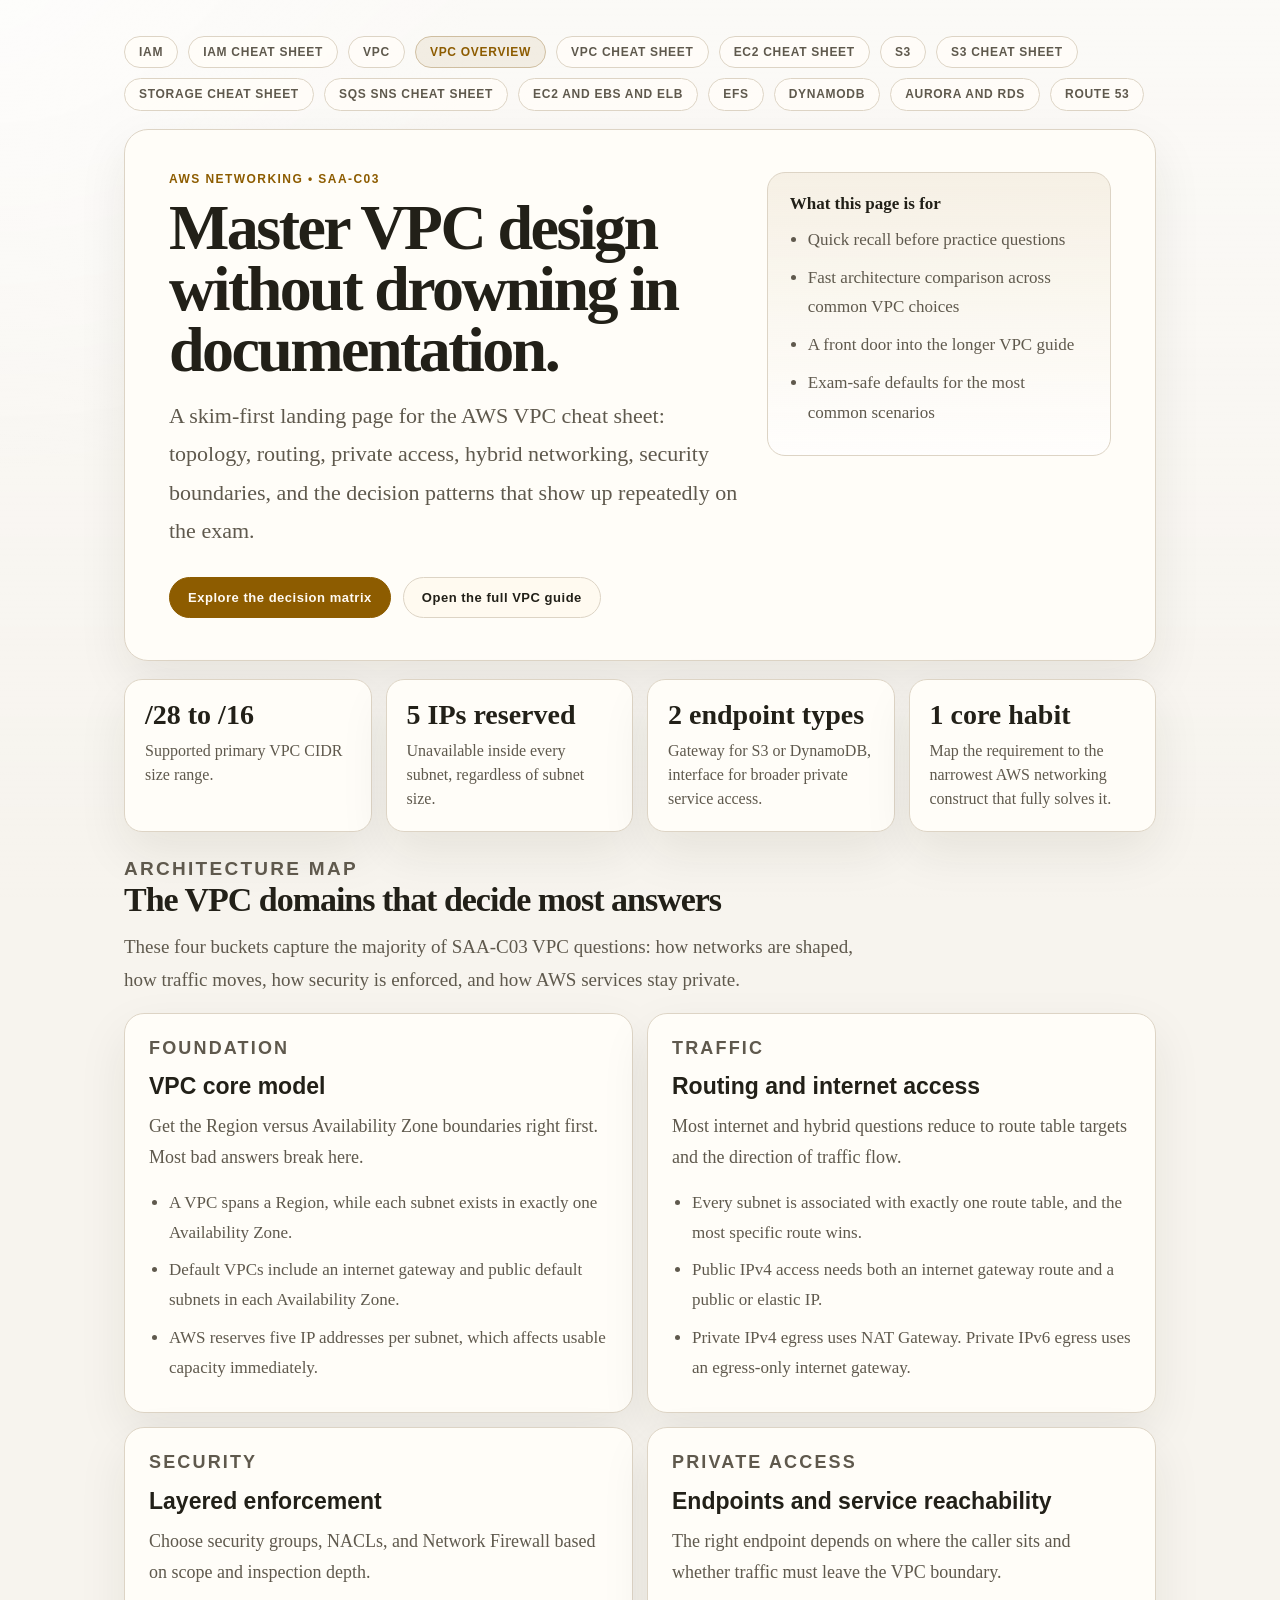
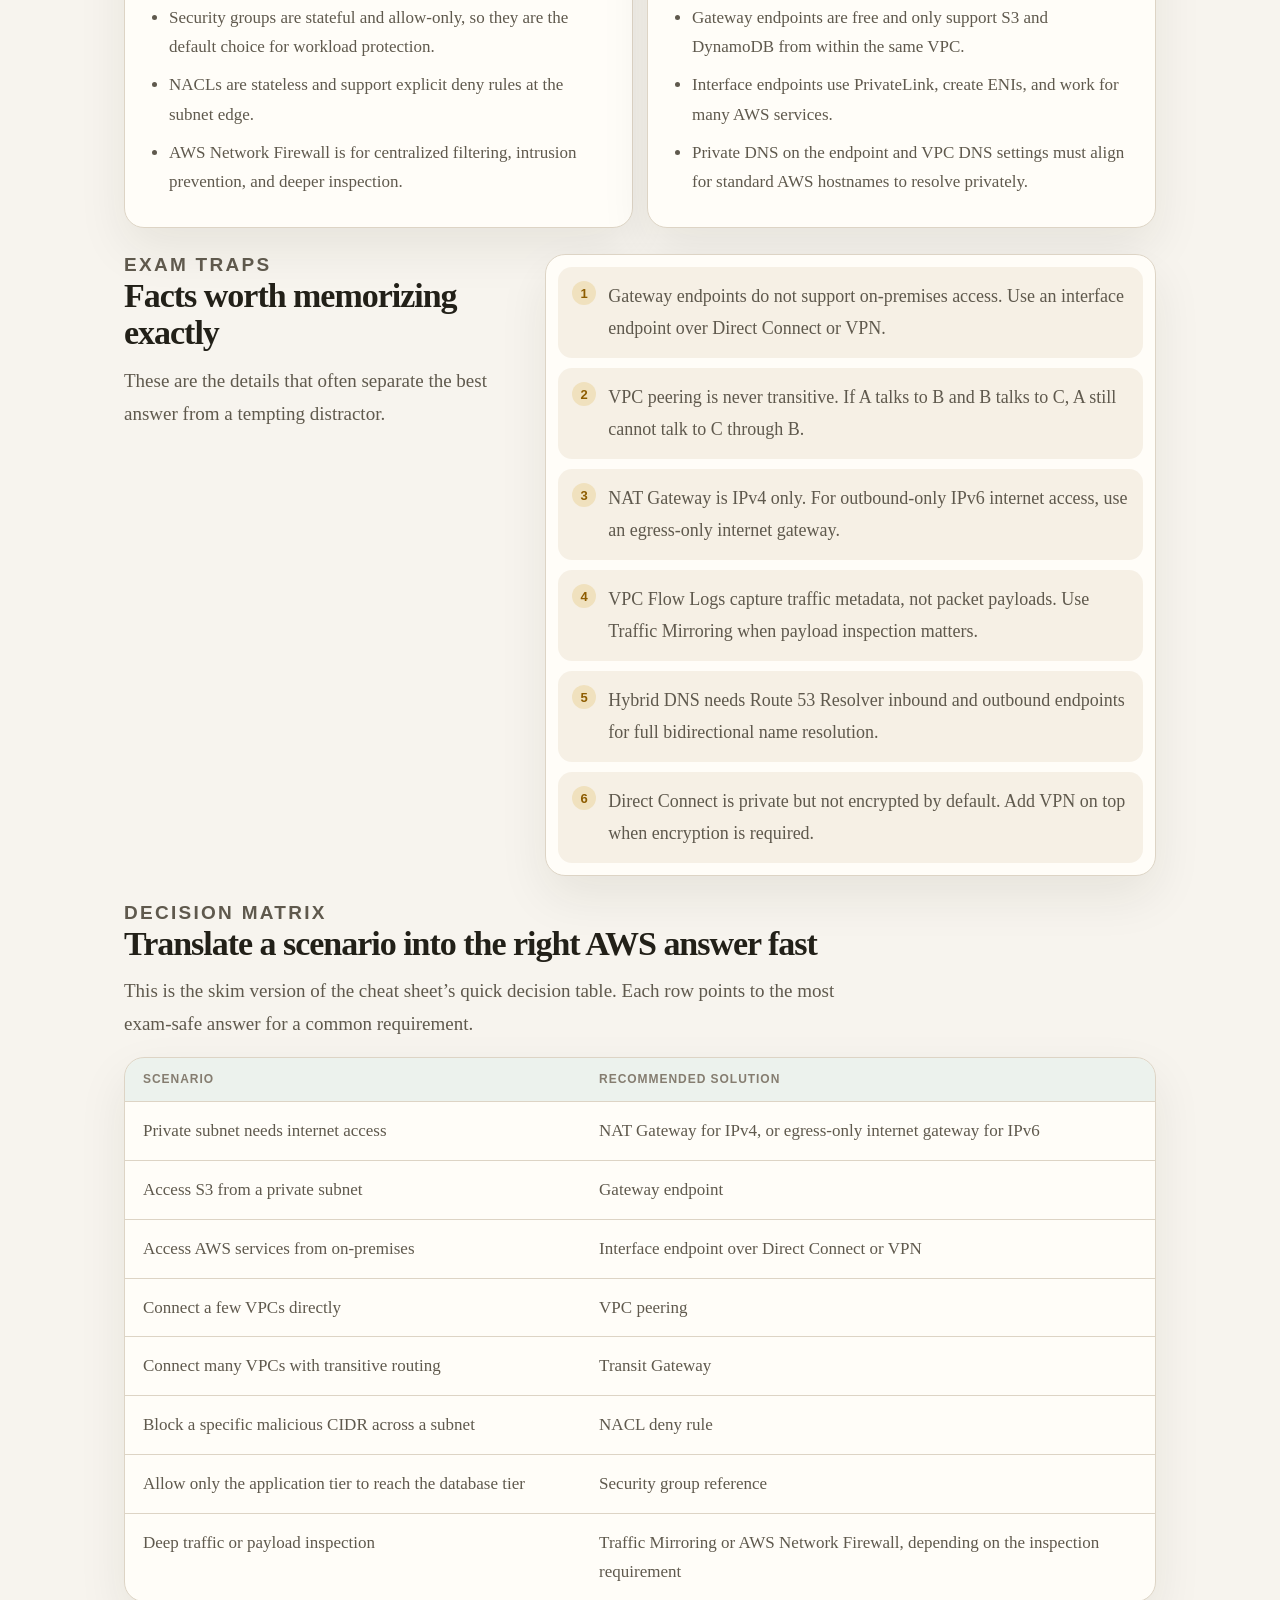
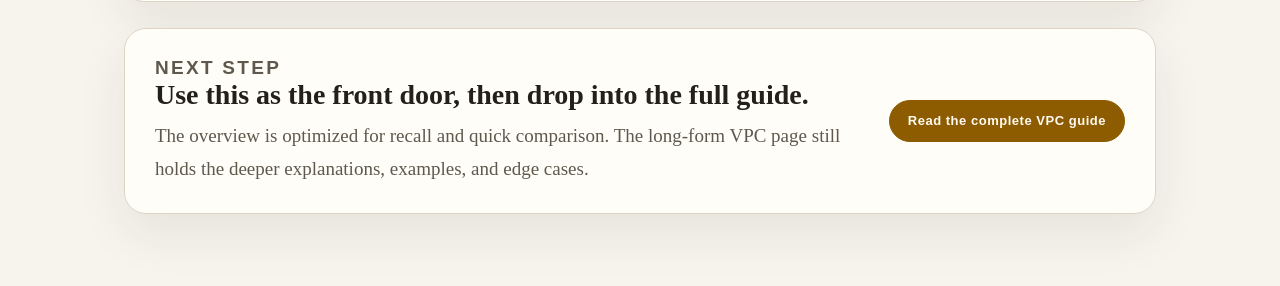
<file: vpc-overview.html>
<!DOCTYPE html>
<html lang="en">
<head>
<meta charset="UTF-8">
<meta name="viewport" content="width=device-width, initial-scale=1.0">
<title>AWS VPC Overview: SAA-C03 Landing Page</title>
<style>
  *, *::before, *::after { box-sizing: border-box; }

  :root {
    --bg: #f7f4ee;
    --paper: #fffdf8;
    --paper-strong: #fffaf0;
    --border: #ddd4c5;
    --text: #222018;
    --text-dim: #5f594d;
    --text-faint: #857d70;
    --accent: #8d5c00;
    --accent-soft: rgba(141, 92, 0, 0.08);
    --teal-soft: rgba(13, 111, 103, 0.08);
    --shadow: 0 20px 50px rgba(44, 35, 19, 0.08);
  }

  html { scroll-behavior: smooth; }

  body {
    margin: 0;
    background: var(--bg);
    color: var(--text);
    font-family: Charter, "Iowan Old Style", "Palatino Linotype", "Book Antiqua", Georgia, serif;
    line-height: 1.75;
  }

  body::before {
    content: "";
    position: fixed;
    inset: 0;
    background:
      linear-gradient(180deg, rgba(255,255,255,0.55), rgba(255,255,255,0)),
      radial-gradient(circle at top left, rgba(255,255,255,0.5), transparent 30%);
    pointer-events: none;
    z-index: 0;
  }

  .page {
    position: relative;
    z-index: 1;
    max-width: 1080px;
    margin: 0 auto;
    padding: 36px 24px 72px;
  }

  .topnav {
    display: flex;
    gap: 10px;
    margin-bottom: 18px;
    flex-wrap: wrap;
  }

  .navlink {
    display: inline-flex;
    align-items: center;
    border: 1px solid var(--border);
    border-radius: 999px;
    padding: 8px 14px;
    background: rgba(255, 253, 248, 0.82);
    color: var(--text-dim);
    text-decoration: none;
    font: 700 12px/1.2 "Helvetica Neue", Arial, sans-serif;
    letter-spacing: 0.06em;
    text-transform: uppercase;
    transition: background 140ms ease, color 140ms ease, border-color 140ms ease;
  }

  .navlink:hover {
    background: var(--accent-soft);
    border-color: #cfbea0;
    color: var(--text);
  }

  .navlink[aria-current="page"] {
    background: var(--accent-soft);
    border-color: #cfbea0;
    color: var(--accent);
  }

  .hero,
  .stats article,
  .card,
  .checklist,
  .matrix,
  .cta {
    background: var(--paper);
    border: 1px solid var(--border);
    box-shadow: var(--shadow);
  }

  .hero {
    border-radius: 24px;
    padding: 42px 44px;
    display: grid;
    grid-template-columns: minmax(0, 1.25fr) minmax(260px, 0.75fr);
    gap: 24px;
    align-items: start;
  }

  .eyebrow {
    margin: 0 0 12px;
    color: var(--accent);
    font: 700 12px/1.2 "Helvetica Neue", Arial, sans-serif;
    letter-spacing: 0.12em;
    text-transform: uppercase;
  }

  h1 {
    font-size: clamp(36px, 5vw, 64px);
    line-height: 0.95;
    letter-spacing: -0.04em;
    margin: 0 0 16px;
  }

  .deck {
    margin: 0;
    max-width: 32em;
    font-size: 22px;
    color: var(--text-dim);
  }

  .hero-actions {
    display: flex;
    gap: 12px;
    flex-wrap: wrap;
    margin-top: 26px;
  }

  .button {
    display: inline-flex;
    align-items: center;
    justify-content: center;
    border-radius: 999px;
    padding: 12px 18px;
    border: 1px solid var(--border);
    background: var(--paper-strong);
    color: var(--text);
    text-decoration: none;
    font: 700 13px/1.2 "Helvetica Neue", Arial, sans-serif;
    letter-spacing: 0.04em;
  }

  .button.primary {
    background: var(--accent);
    border-color: var(--accent);
    color: #fffaf2;
  }

  .hero-aside {
    border: 1px solid var(--border);
    border-radius: 18px;
    background: linear-gradient(180deg, var(--accent-soft), rgba(255,255,255,0.65));
    padding: 20px 22px;
  }

  .hero-aside h2 {
    margin: 0 0 10px;
    font-size: 17px;
    line-height: 1.3;
  }

  .hero-aside ul {
    margin: 0;
    padding-left: 18px;
  }

  .hero-aside li {
    font-size: 17px;
    color: var(--text-dim);
    margin-bottom: 8px;
  }

  .stats {
    display: grid;
    grid-template-columns: repeat(4, minmax(0, 1fr));
    gap: 14px;
    margin-top: 18px;
  }

  .stats article {
    border-radius: 18px;
    padding: 20px;
  }

  .stats strong {
    display: block;
    font-size: 28px;
    line-height: 1.1;
    margin-bottom: 8px;
  }

  .stats span {
    display: block;
    color: var(--text-dim);
    font-size: 16px;
    line-height: 1.5;
  }

  section {
    margin-top: 26px;
  }

  .section-head {
    max-width: 760px;
    margin-bottom: 16px;
  }

  .section-head h2 {
    font-size: 34px;
    line-height: 1.1;
    letter-spacing: -0.03em;
    margin: 0 0 12px;
  }

  .section-head p {
    margin: 0;
    font-size: 19px;
    color: var(--text-dim);
  }

  .cards {
    display: grid;
    grid-template-columns: repeat(2, minmax(0, 1fr));
    gap: 14px;
  }

  .card {
    border-radius: 20px;
    padding: 24px 24px 22px;
  }

  .card h3 {
    margin: 0 0 10px;
    font: 700 23px/1.2 "Helvetica Neue", Arial, sans-serif;
  }

  .card p {
    margin: 0 0 14px;
    color: var(--text-dim);
    font-size: 18px;
  }

  .card ul {
    margin: 0;
    padding-left: 20px;
  }

  .card li {
    color: var(--text-dim);
    font-size: 17px;
    margin-bottom: 8px;
  }

  .split {
    display: grid;
    grid-template-columns: minmax(0, 0.8fr) minmax(0, 1.2fr);
    gap: 14px;
    align-items: start;
  }

  .checklist {
    border-radius: 20px;
    padding: 12px;
  }

  .check {
    display: grid;
    grid-template-columns: auto 1fr;
    gap: 12px;
    align-items: start;
    padding: 14px;
    border-radius: 14px;
    background: var(--accent-soft);
  }

  .check + .check {
    margin-top: 10px;
  }

  .check strong {
    display: inline-grid;
    place-items: center;
    width: 24px;
    height: 24px;
    border-radius: 999px;
    background: #f0e1be;
    color: var(--accent);
    font: 700 13px/1 "Helvetica Neue", Arial, sans-serif;
  }

  .check p {
    margin: 0;
    color: var(--text-dim);
    font-size: 18px;
  }

  .matrix {
    border-radius: 20px;
    overflow: hidden;
  }

  .row {
    display: grid;
    grid-template-columns: minmax(0, 0.9fr) minmax(0, 1.1fr);
    gap: 16px;
    padding: 14px 18px;
    border-top: 1px solid var(--border);
  }

  .row:first-child {
    border-top: 0;
    background: var(--teal-soft);
    font: 700 12px/1.3 "Helvetica Neue", Arial, sans-serif;
    letter-spacing: 0.08em;
    text-transform: uppercase;
    color: var(--text-faint);
  }

  .row span {
    font-size: 17px;
    color: var(--text-dim);
  }

  .row:first-child span {
    color: var(--text-faint);
    font-size: 12px;
  }

  .cta {
    border-radius: 22px;
    padding: 28px 30px;
    display: grid;
    grid-template-columns: minmax(0, 1fr) auto;
    gap: 18px;
    align-items: center;
  }

  .cta h2 {
    margin: 0 0 8px;
    font-size: 28px;
    line-height: 1.1;
  }

  .cta p {
    margin: 0;
    font-size: 19px;
    color: var(--text-dim);
  }

  @media (max-width: 900px) {
    .hero,
    .stats,
    .cards,
    .split,
    .row,
    .cta {
      grid-template-columns: 1fr;
    }

    .hero {
      padding: 28px 22px;
    }

    .deck {
      font-size: 18px;
    }

    .section-head h2 {
      font-size: 28px;
    }

    .cta {
      padding: 22px 20px;
    }
  }
</style>
</head>
<body>
  <main class="page">
    <nav class="topnav" aria-label="Site sections">
      <a class="navlink" href="./index.html">IAM</a>
      <a class="navlink" href="./iam-cheat-sheet.html">IAM Cheat Sheet</a>
      <a class="navlink" href="./vpc.html">VPC</a>
      <a class="navlink" href="./vpc-overview.html" aria-current="page">VPC Overview</a>
      <a class="navlink" href="./vpc-cheat-sheet.html">VPC Cheat Sheet</a>
      <a class="navlink" href="./ec2-cheat-sheet.html">EC2 Cheat Sheet</a>
      <a class="navlink" href="./s3.html">S3</a>
      <a class="navlink" href="./s3-cheat-sheet.html">S3 Cheat Sheet</a>
      <a class="navlink" href="./storage-cheat-sheet.html">Storage Cheat Sheet</a>
      <a class="navlink" href="./sqs-sns-cheat-sheet.html">SQS SNS Cheat Sheet</a>
      <a class="navlink" href="./ec2-and-ebs.html">EC2 and EBS and ELB</a>
      <a class="navlink" href="./efs.html">EFS</a>
      <a class="navlink" href="./dynamodb.html">DynamoDB</a>
      <a class="navlink" href="./aurora-and-rds.html">Aurora and RDS</a>
      <a class="navlink" href="./route-53.html">Route 53</a>
    </nav>

    <header class="hero">
      <div>
        <p class="eyebrow">AWS Networking • SAA-C03</p>
        <h1>Master VPC design without drowning in documentation.</h1>
        <p class="deck">A skim-first landing page for the AWS VPC cheat sheet: topology, routing, private access, hybrid networking, security boundaries, and the decision patterns that show up repeatedly on the exam.</p>
        <div class="hero-actions">
          <a class="button primary" href="#matrix">Explore the decision matrix</a>
          <a class="button" href="./vpc.html">Open the full VPC guide</a>
        </div>
      </div>
      <aside class="hero-aside">
        <h2>What this page is for</h2>
        <ul>
          <li>Quick recall before practice questions</li>
          <li>Fast architecture comparison across common VPC choices</li>
          <li>A front door into the longer VPC guide</li>
          <li>Exam-safe defaults for the most common scenarios</li>
        </ul>
      </aside>
    </header>

    <section class="stats" aria-label="AWS VPC quick stats">
      <article>
        <strong>/28 to /16</strong>
        <span>Supported primary VPC CIDR size range.</span>
      </article>
      <article>
        <strong>5 IPs reserved</strong>
        <span>Unavailable inside every subnet, regardless of subnet size.</span>
      </article>
      <article>
        <strong>2 endpoint types</strong>
        <span>Gateway for S3 or DynamoDB, interface for broader private service access.</span>
      </article>
      <article>
        <strong>1 core habit</strong>
        <span>Map the requirement to the narrowest AWS networking construct that fully solves it.</span>
      </article>
    </section>

    <section>
      <div class="section-head">
        <p class="eyebrow">Architecture Map</p>
        <h2>The VPC domains that decide most answers</h2>
        <p>These four buckets capture the majority of SAA-C03 VPC questions: how networks are shaped, how traffic moves, how security is enforced, and how AWS services stay private.</p>
      </div>
      <div class="cards">
        <article class="card">
          <p class="eyebrow">Foundation</p>
          <h3>VPC core model</h3>
          <p>Get the Region versus Availability Zone boundaries right first. Most bad answers break here.</p>
          <ul>
            <li>A VPC spans a Region, while each subnet exists in exactly one Availability Zone.</li>
            <li>Default VPCs include an internet gateway and public default subnets in each Availability Zone.</li>
            <li>AWS reserves five IP addresses per subnet, which affects usable capacity immediately.</li>
          </ul>
        </article>
        <article class="card">
          <p class="eyebrow">Traffic</p>
          <h3>Routing and internet access</h3>
          <p>Most internet and hybrid questions reduce to route table targets and the direction of traffic flow.</p>
          <ul>
            <li>Every subnet is associated with exactly one route table, and the most specific route wins.</li>
            <li>Public IPv4 access needs both an internet gateway route and a public or elastic IP.</li>
            <li>Private IPv4 egress uses NAT Gateway. Private IPv6 egress uses an egress-only internet gateway.</li>
          </ul>
        </article>
        <article class="card">
          <p class="eyebrow">Security</p>
          <h3>Layered enforcement</h3>
          <p>Choose security groups, NACLs, and Network Firewall based on scope and inspection depth.</p>
          <ul>
            <li>Security groups are stateful and allow-only, so they are the default choice for workload protection.</li>
            <li>NACLs are stateless and support explicit deny rules at the subnet edge.</li>
            <li>AWS Network Firewall is for centralized filtering, intrusion prevention, and deeper inspection.</li>
          </ul>
        </article>
        <article class="card">
          <p class="eyebrow">Private Access</p>
          <h3>Endpoints and service reachability</h3>
          <p>The right endpoint depends on where the caller sits and whether traffic must leave the VPC boundary.</p>
          <ul>
            <li>Gateway endpoints are free and only support S3 and DynamoDB from within the same VPC.</li>
            <li>Interface endpoints use PrivateLink, create ENIs, and work for many AWS services.</li>
            <li>Private DNS on the endpoint and VPC DNS settings must align for standard AWS hostnames to resolve privately.</li>
          </ul>
        </article>
      </div>
    </section>

    <section class="split">
      <div class="section-head">
        <p class="eyebrow">Exam Traps</p>
        <h2>Facts worth memorizing exactly</h2>
        <p>These are the details that often separate the best answer from a tempting distractor.</p>
      </div>
      <div class="checklist">
        <div class="check">
          <strong>1</strong>
          <p>Gateway endpoints do not support on-premises access. Use an interface endpoint over Direct Connect or VPN.</p>
        </div>
        <div class="check">
          <strong>2</strong>
          <p>VPC peering is never transitive. If A talks to B and B talks to C, A still cannot talk to C through B.</p>
        </div>
        <div class="check">
          <strong>3</strong>
          <p>NAT Gateway is IPv4 only. For outbound-only IPv6 internet access, use an egress-only internet gateway.</p>
        </div>
        <div class="check">
          <strong>4</strong>
          <p>VPC Flow Logs capture traffic metadata, not packet payloads. Use Traffic Mirroring when payload inspection matters.</p>
        </div>
        <div class="check">
          <strong>5</strong>
          <p>Hybrid DNS needs Route 53 Resolver inbound and outbound endpoints for full bidirectional name resolution.</p>
        </div>
        <div class="check">
          <strong>6</strong>
          <p>Direct Connect is private but not encrypted by default. Add VPN on top when encryption is required.</p>
        </div>
      </div>
    </section>

    <section id="matrix">
      <div class="section-head">
        <p class="eyebrow">Decision Matrix</p>
        <h2>Translate a scenario into the right AWS answer fast</h2>
        <p>This is the skim version of the cheat sheet’s quick decision table. Each row points to the most exam-safe answer for a common requirement.</p>
      </div>
      <div class="matrix" role="table" aria-label="AWS VPC decision matrix">
        <div class="row" role="row">
          <span role="columnheader">Scenario</span>
          <span role="columnheader">Recommended solution</span>
        </div>
        <div class="row" role="row">
          <span role="cell">Private subnet needs internet access</span>
          <span role="cell">NAT Gateway for IPv4, or egress-only internet gateway for IPv6</span>
        </div>
        <div class="row" role="row">
          <span role="cell">Access S3 from a private subnet</span>
          <span role="cell">Gateway endpoint</span>
        </div>
        <div class="row" role="row">
          <span role="cell">Access AWS services from on-premises</span>
          <span role="cell">Interface endpoint over Direct Connect or VPN</span>
        </div>
        <div class="row" role="row">
          <span role="cell">Connect a few VPCs directly</span>
          <span role="cell">VPC peering</span>
        </div>
        <div class="row" role="row">
          <span role="cell">Connect many VPCs with transitive routing</span>
          <span role="cell">Transit Gateway</span>
        </div>
        <div class="row" role="row">
          <span role="cell">Block a specific malicious CIDR across a subnet</span>
          <span role="cell">NACL deny rule</span>
        </div>
        <div class="row" role="row">
          <span role="cell">Allow only the application tier to reach the database tier</span>
          <span role="cell">Security group reference</span>
        </div>
        <div class="row" role="row">
          <span role="cell">Deep traffic or payload inspection</span>
          <span role="cell">Traffic Mirroring or AWS Network Firewall, depending on the inspection requirement</span>
        </div>
      </div>
    </section>

    <section class="cta">
      <div>
        <p class="eyebrow">Next Step</p>
        <h2>Use this as the front door, then drop into the full guide.</h2>
        <p>The overview is optimized for recall and quick comparison. The long-form VPC page still holds the deeper explanations, examples, and edge cases.</p>
      </div>
      <a class="button primary" href="./vpc.html">Read the complete VPC guide</a>
    </section>
  </main>
</body>
</html>
</file>
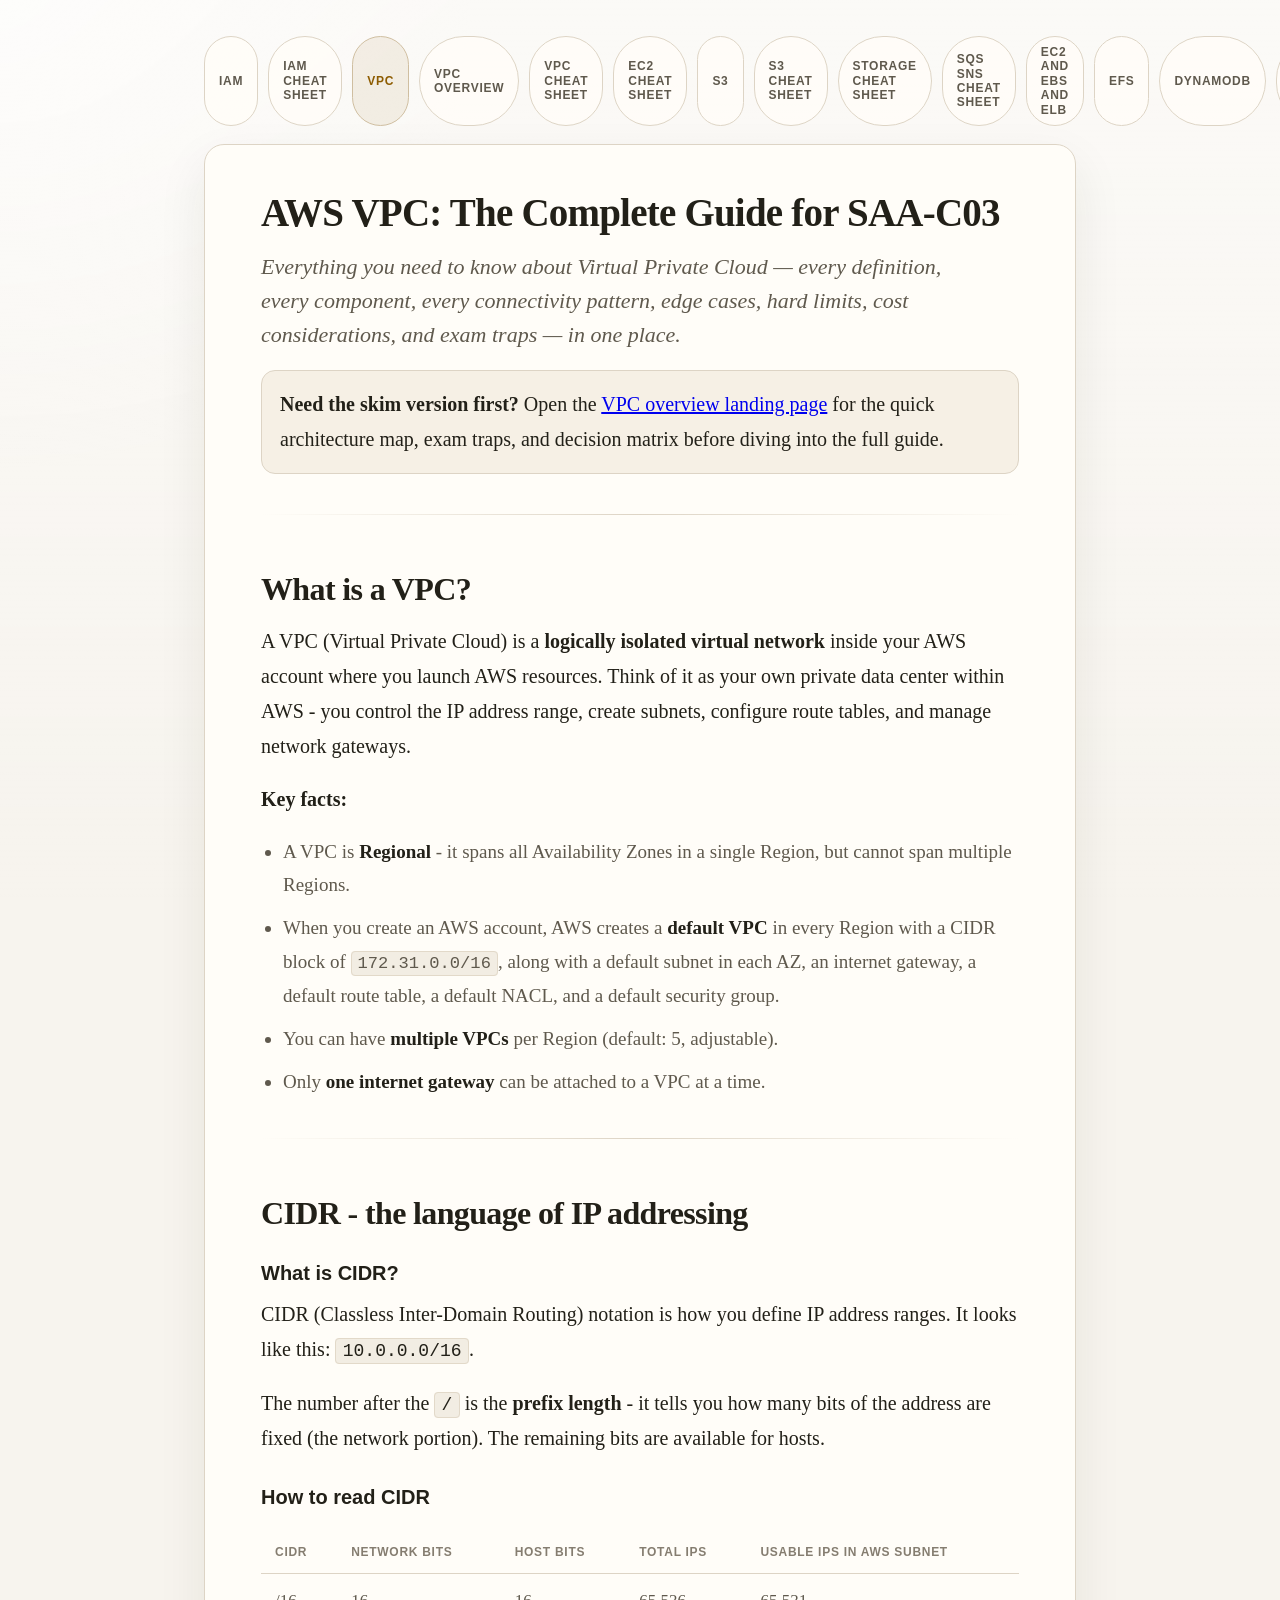
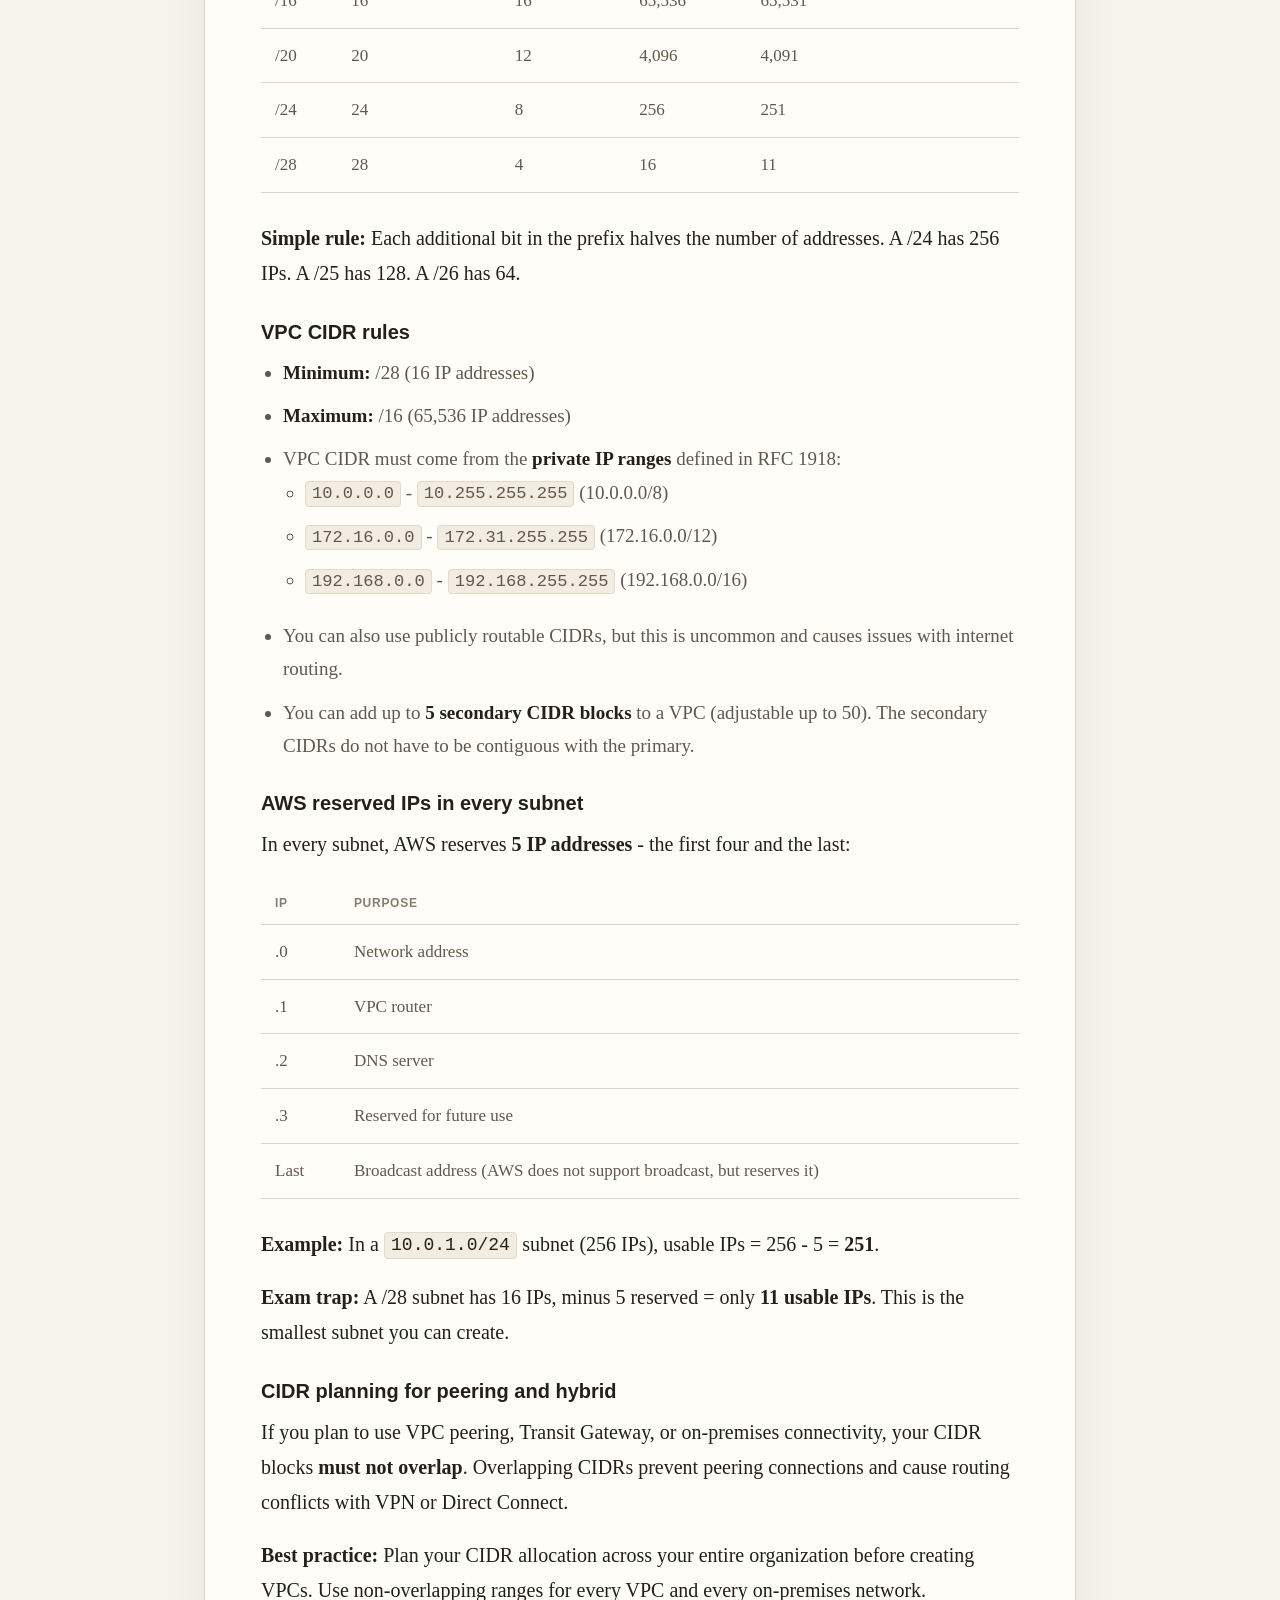
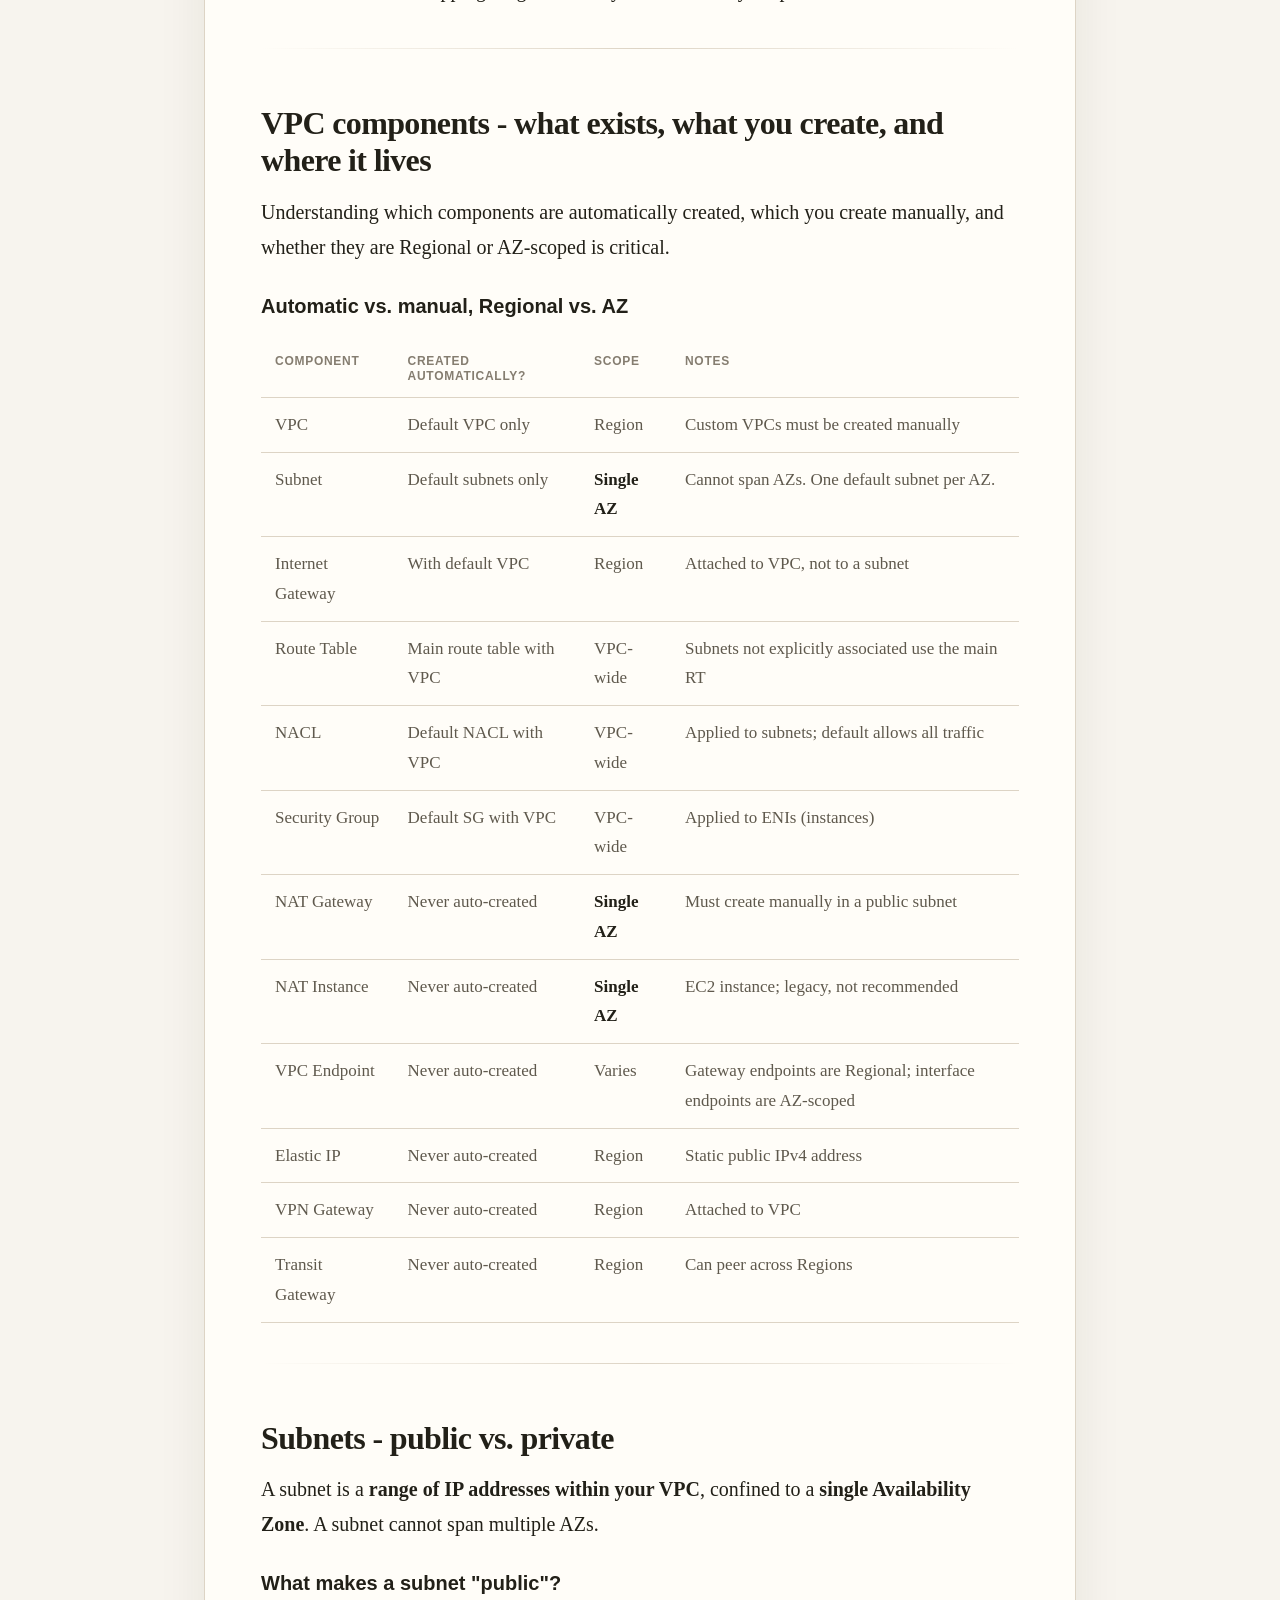
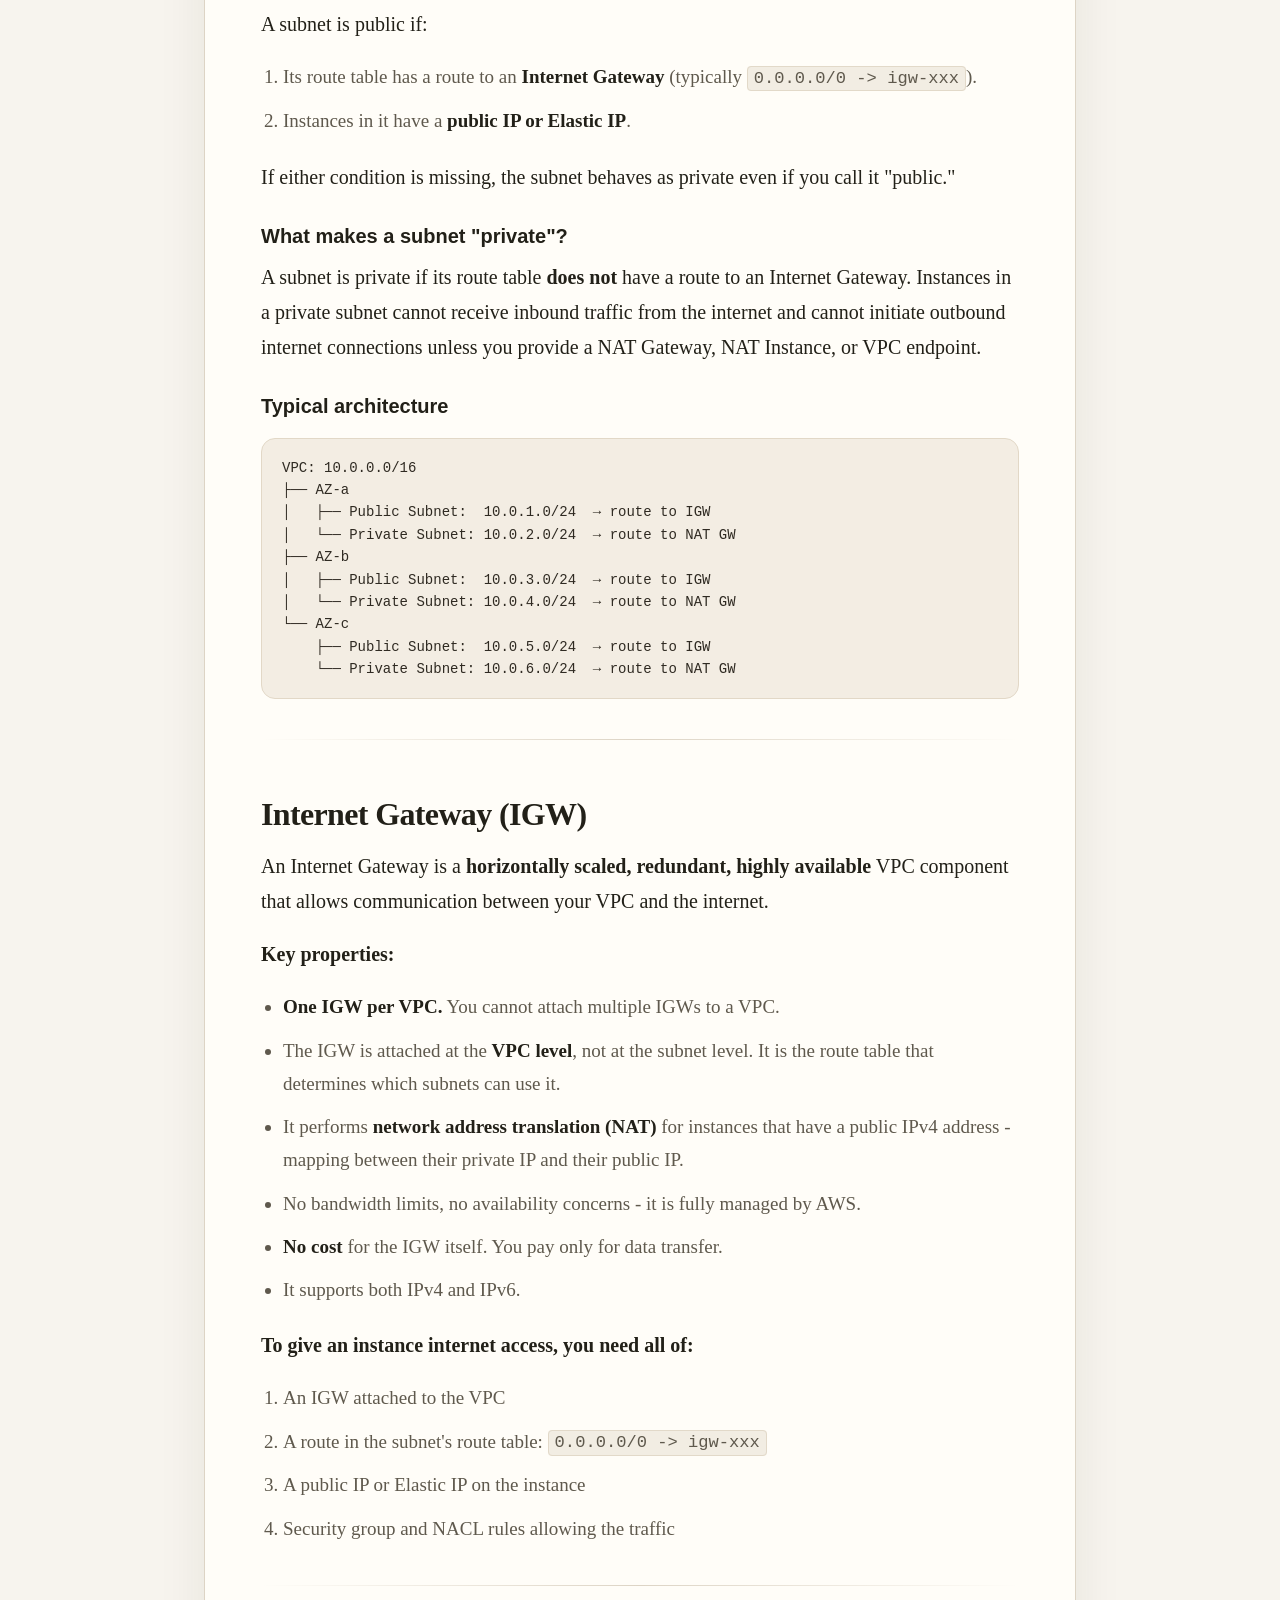
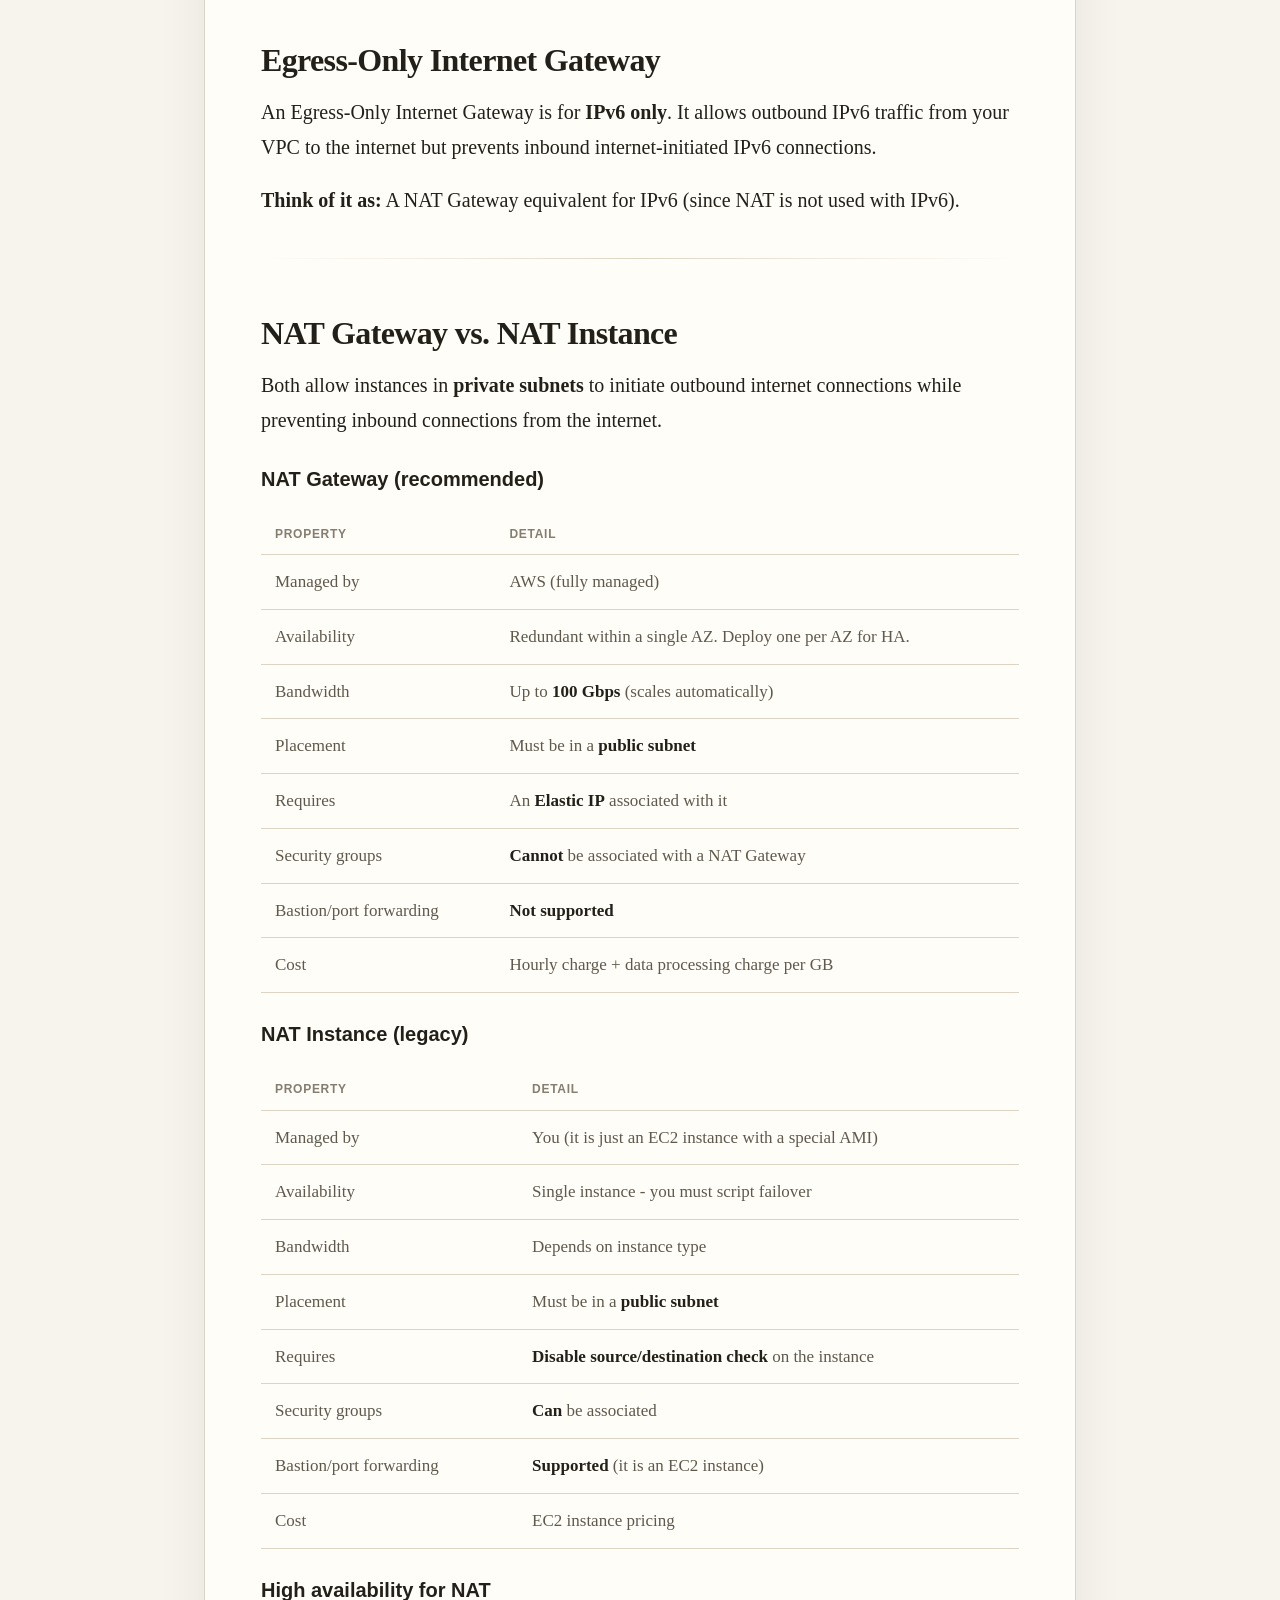
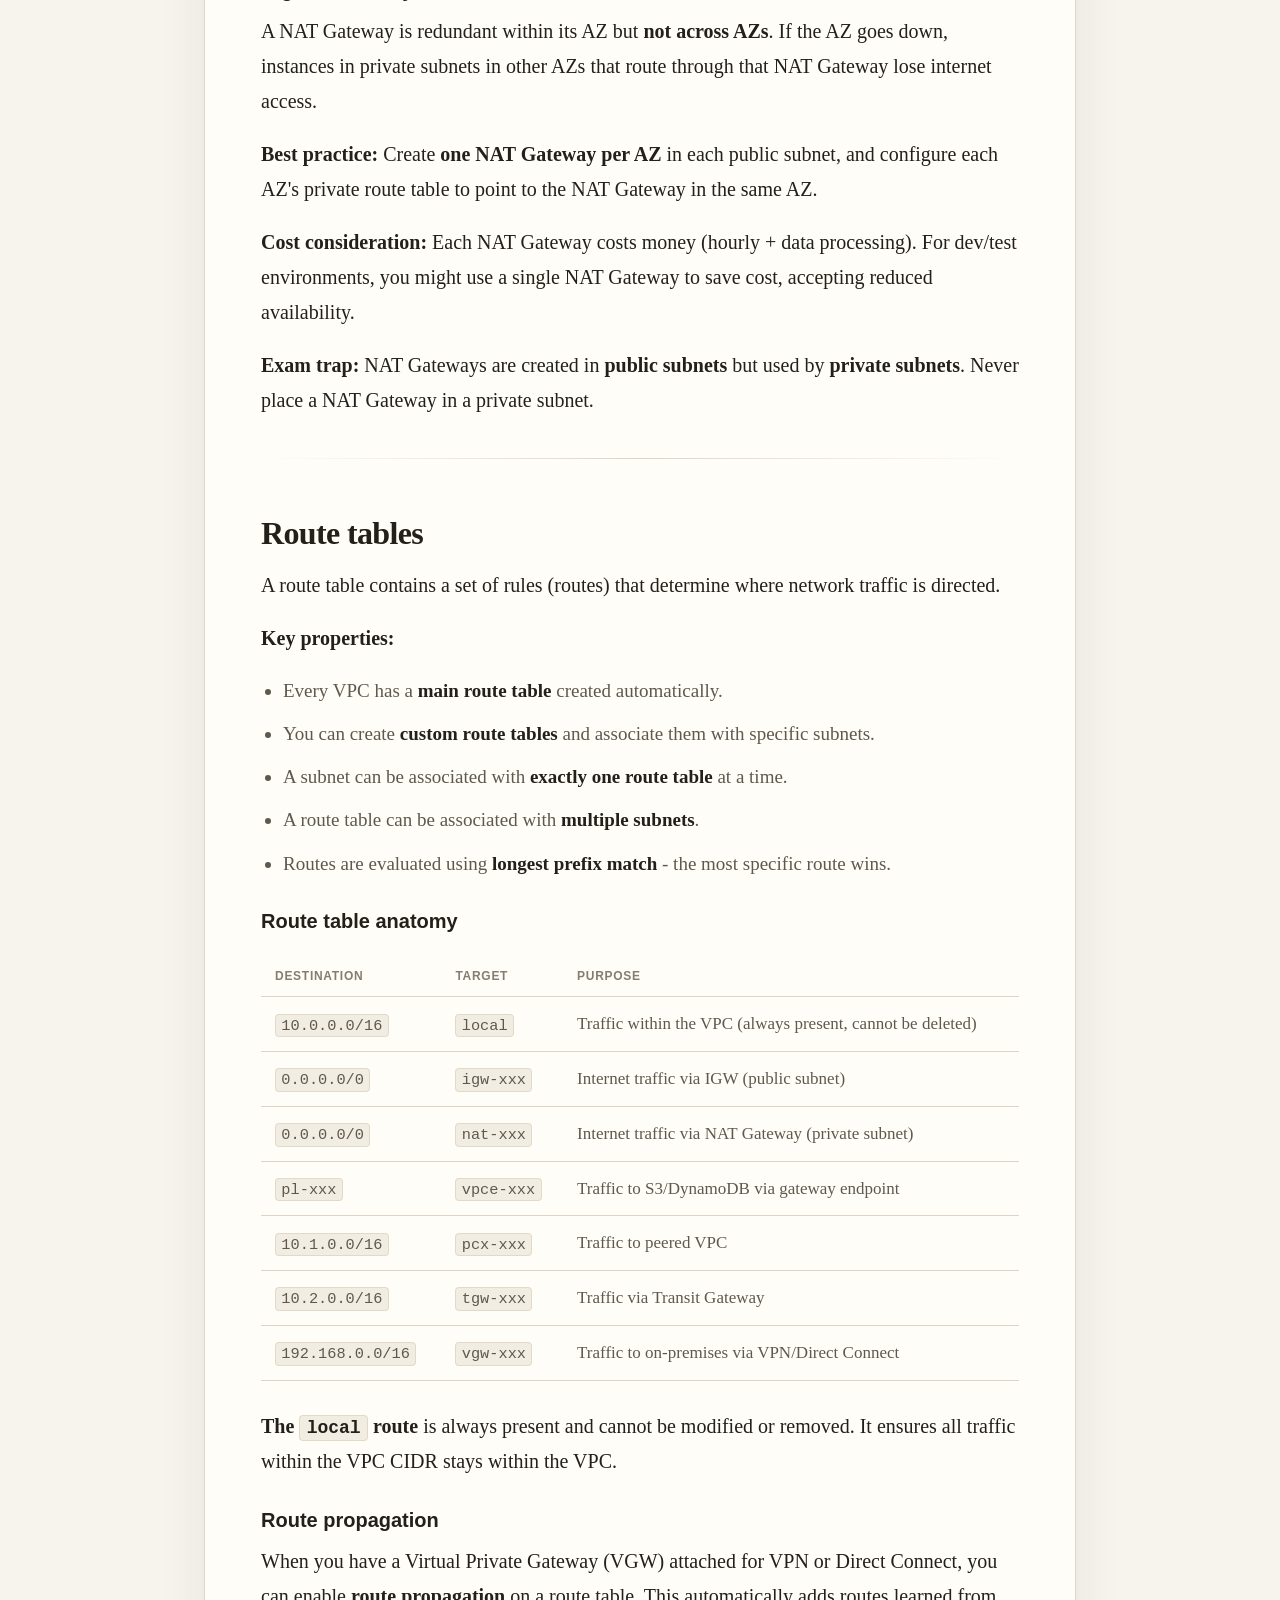
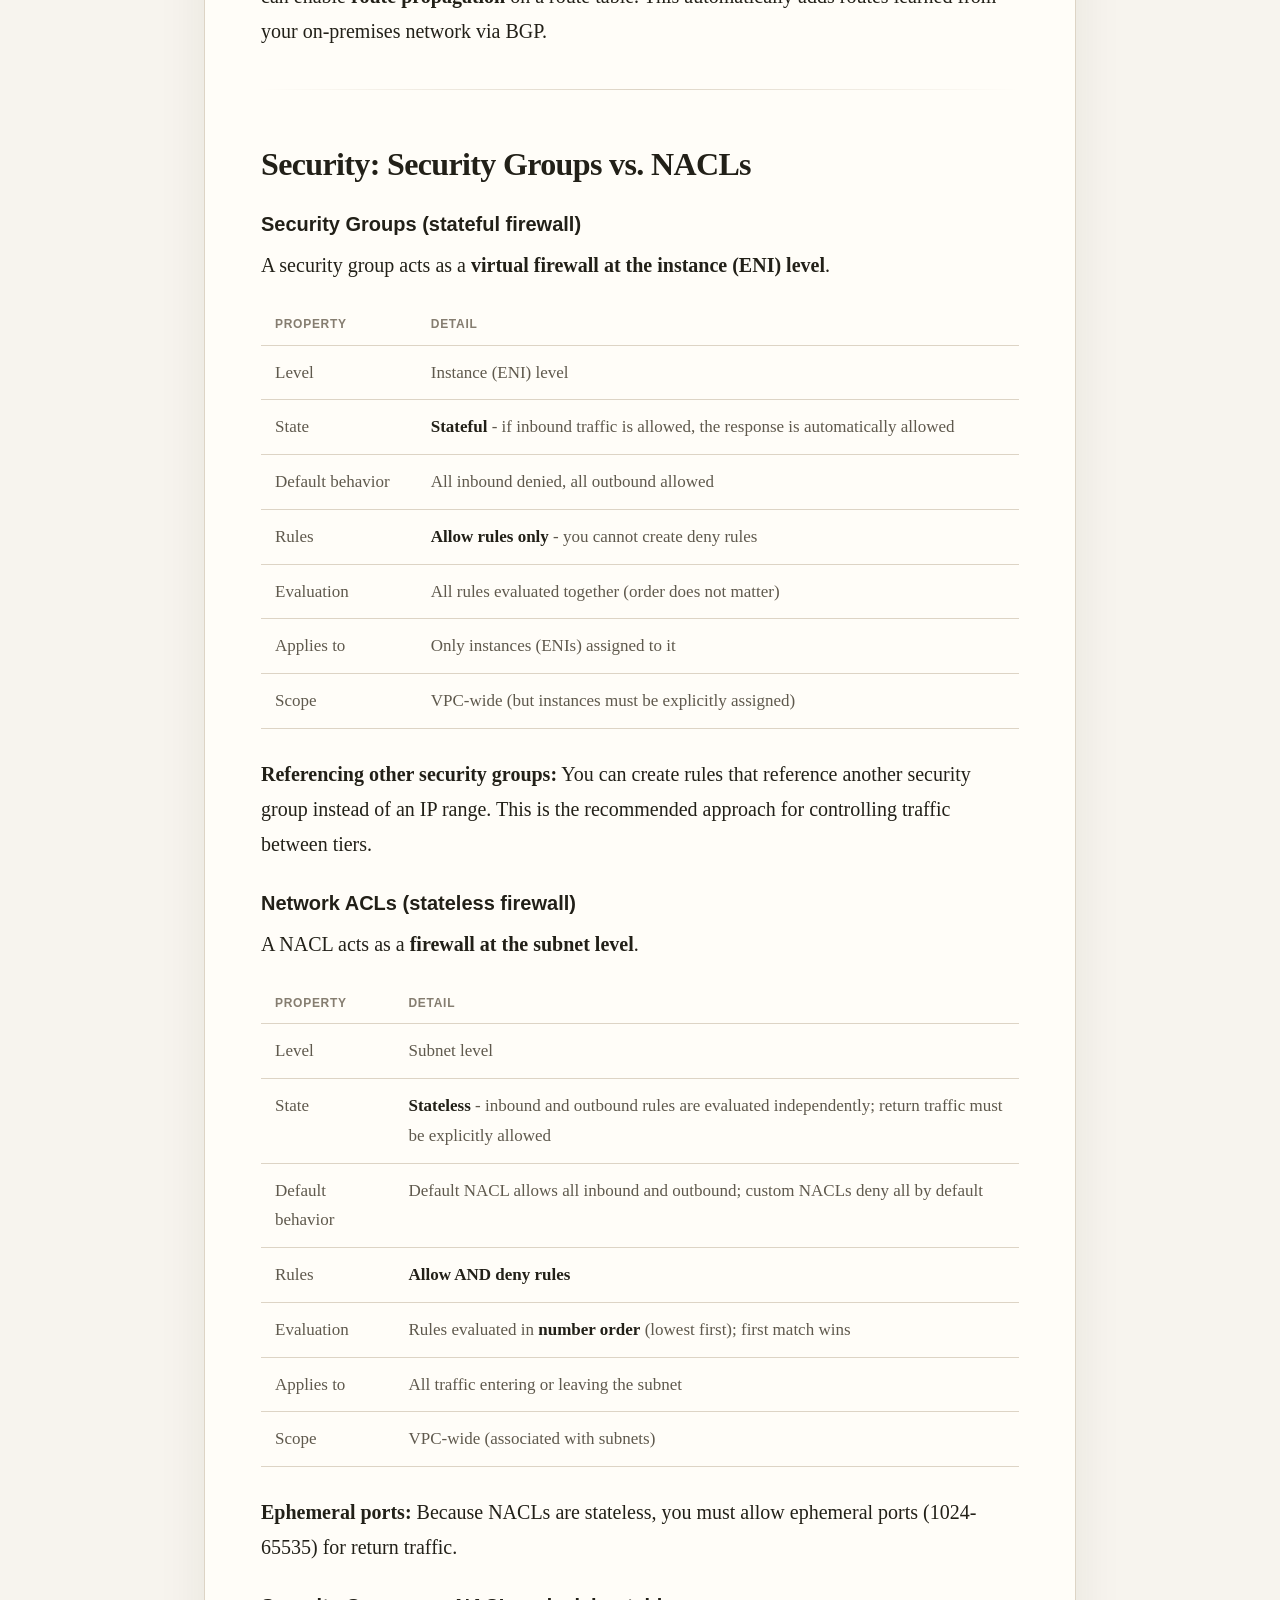
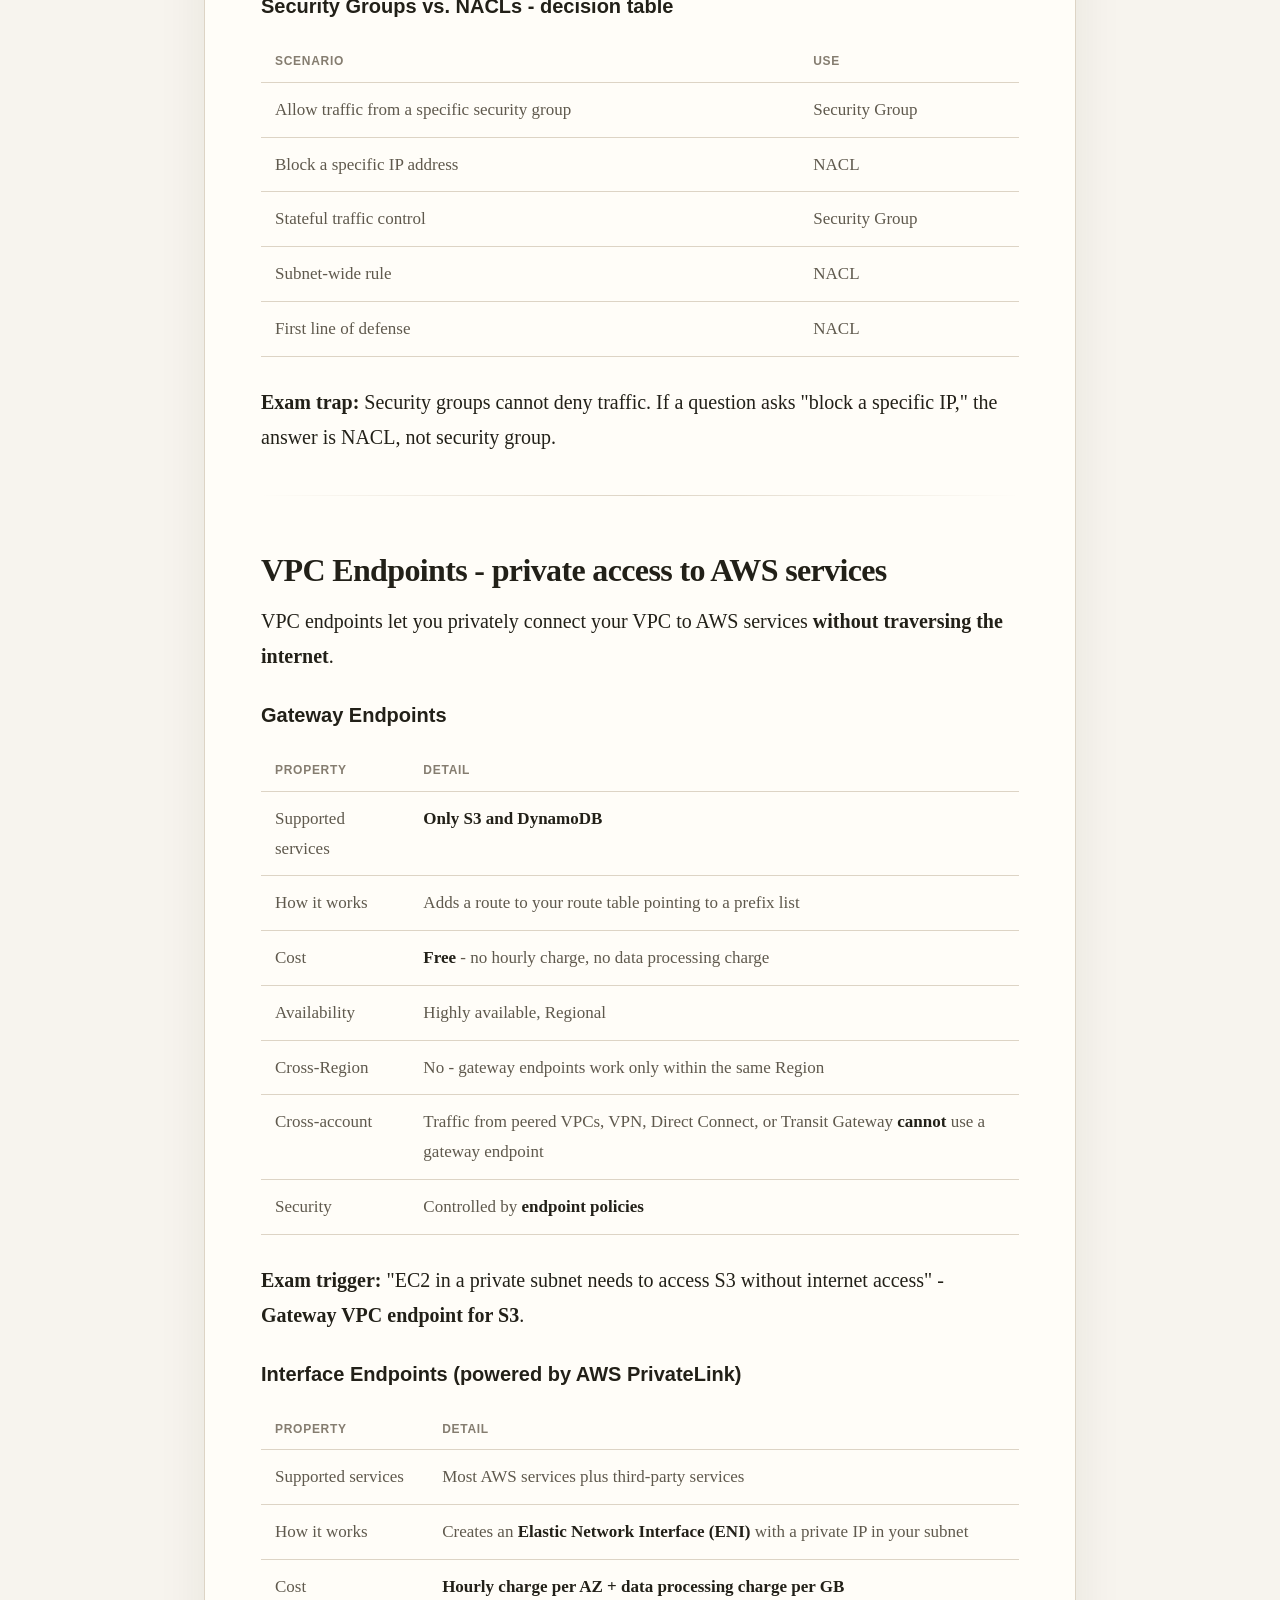
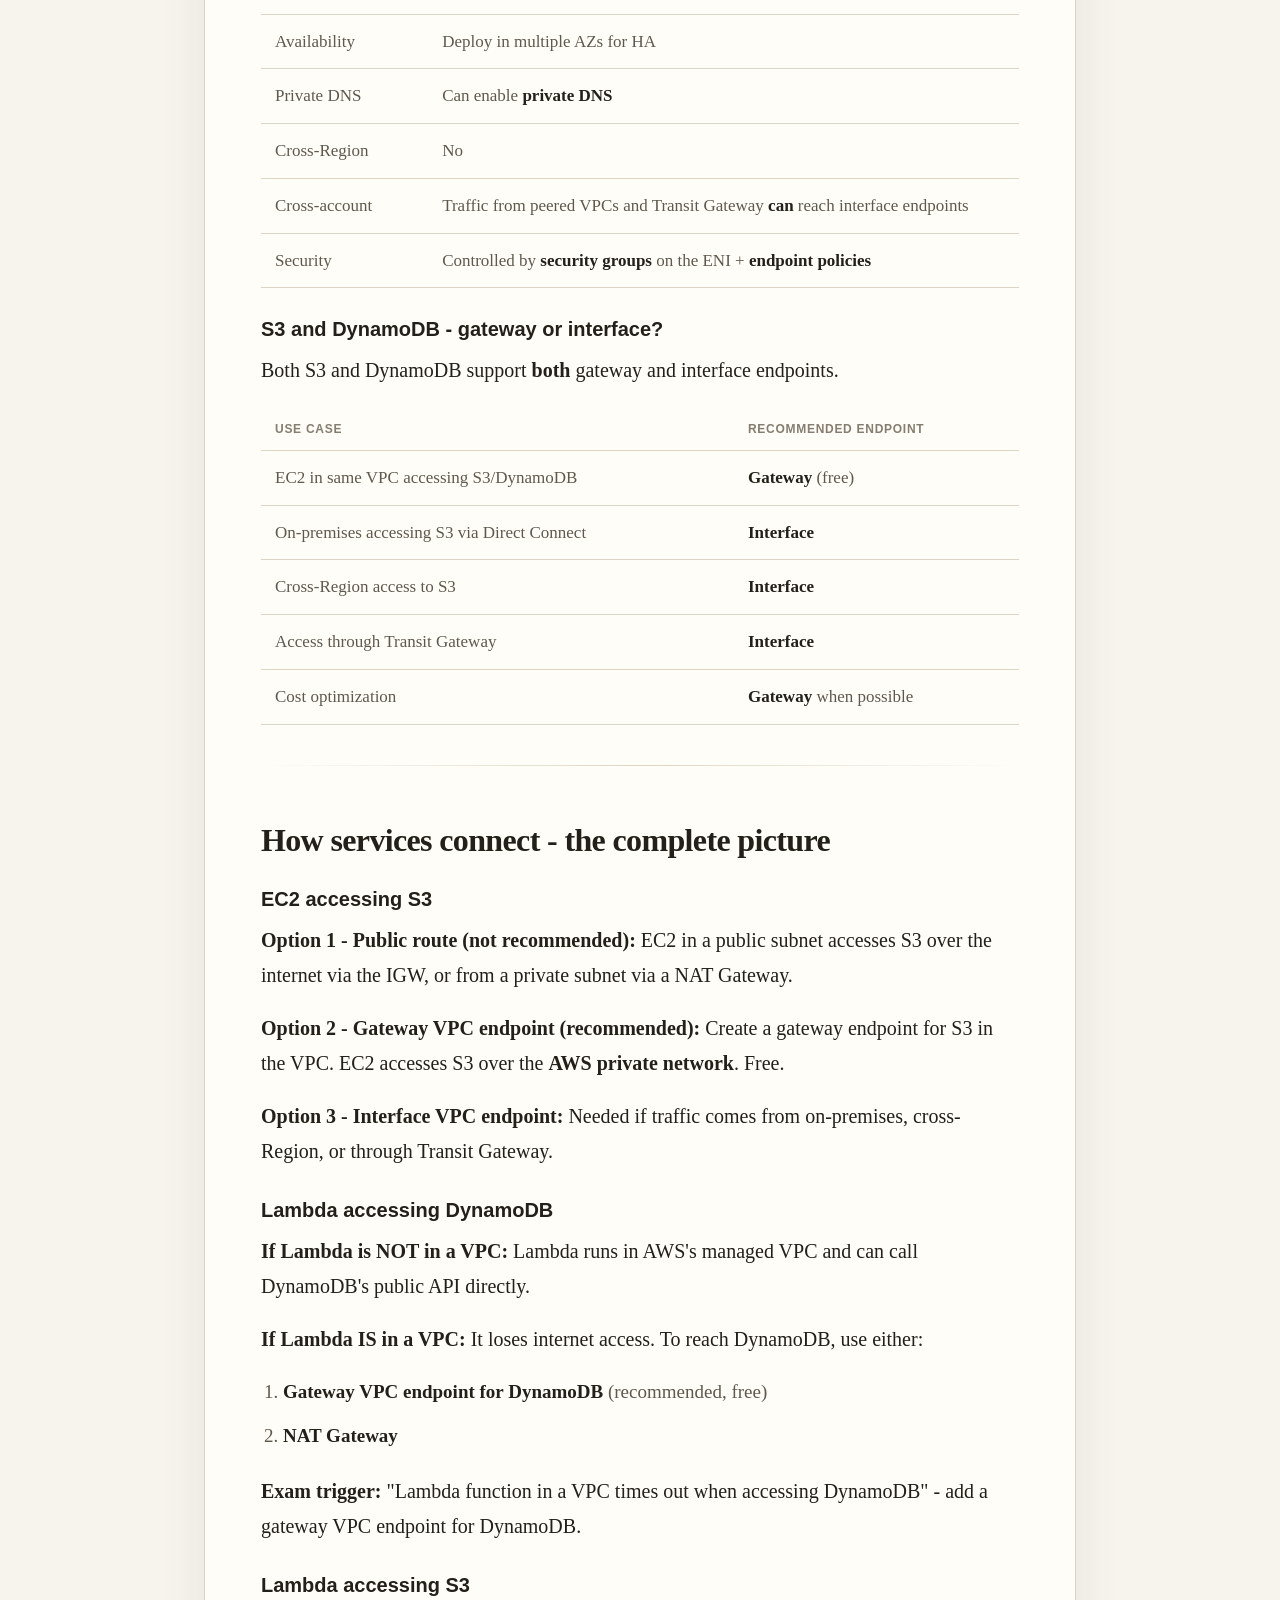
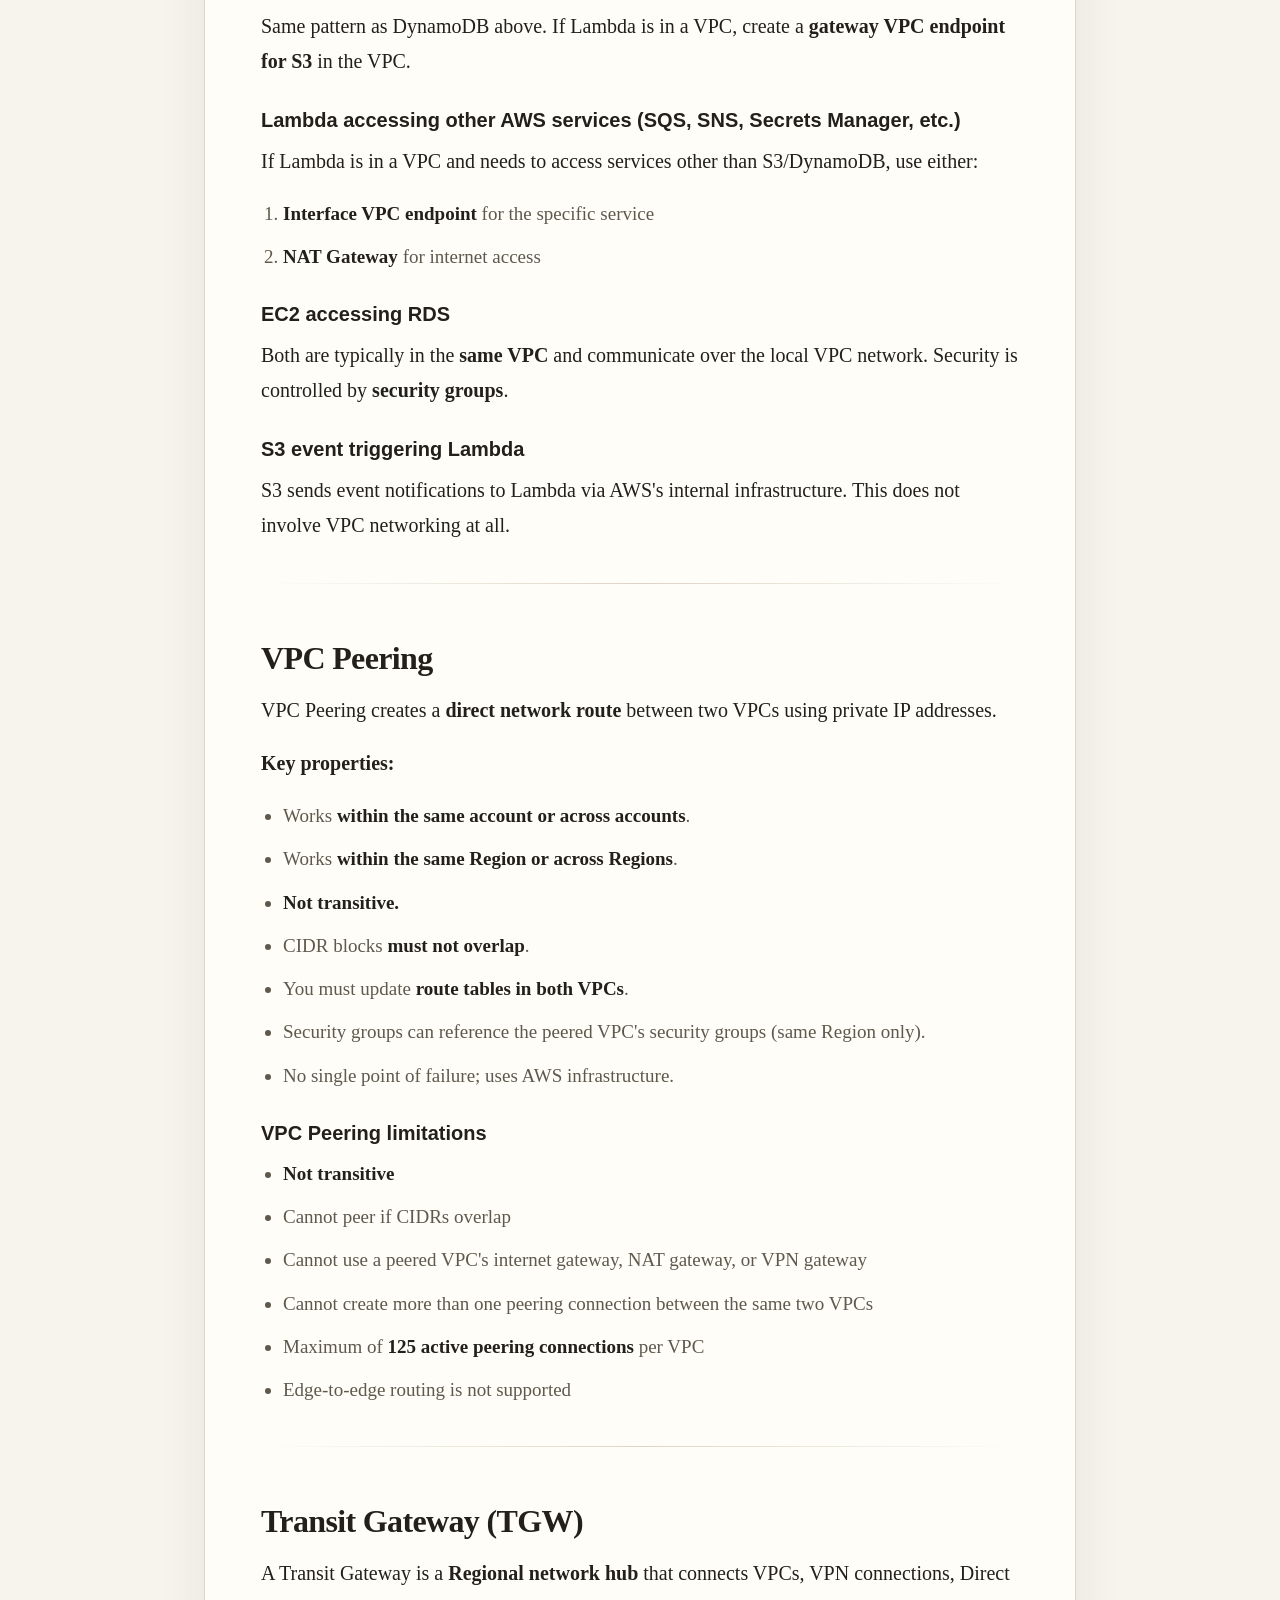
<file: vpc.html>
<!DOCTYPE html>
<html lang="en">
<head>
<meta charset="UTF-8">
<meta name="viewport" content="width=device-width, initial-scale=1.0">
<title>AWS VPC: The Complete Guide for SAA-C03</title>
<style>
  *, *::before, *::after { box-sizing: border-box; }

  :root {
    --bg: #f7f4ee;
    --paper: #fffdf8;
    --border: #ddd4c5;
    --text: #222018;
    --text-dim: #5f594d;
    --text-faint: #857d70;
    --accent: #8d5c00;
    --accent-soft: rgba(141, 92, 0, 0.08);
    --shadow: 0 20px 50px rgba(44, 35, 19, 0.08);
  }

  html { scroll-behavior: smooth; }

  body {
    margin: 0;
    background: var(--bg);
    color: var(--text);
    font-family: Charter, "Iowan Old Style", "Palatino Linotype", "Book Antiqua", Georgia, serif;
    line-height: 1.75;
  }

  body::before {
    content: "";
    position: fixed;
    inset: 0;
    background:
      linear-gradient(180deg, rgba(255,255,255,0.55), rgba(255,255,255,0)),
      radial-gradient(circle at top left, rgba(255,255,255,0.5), transparent 30%);
    pointer-events: none;
    z-index: 0;
  }

  .page {
    position: relative;
    z-index: 1;
    max-width: 920px;
    margin: 0 auto;
    padding: 36px 24px 72px;
  }

  .topnav {
    display: flex;
    gap: 10px;
    margin-bottom: 18px;
  }

  .navlink {
    display: inline-flex;
    align-items: center;
    border: 1px solid var(--border);
    border-radius: 999px;
    padding: 8px 14px;
    background: rgba(255, 253, 248, 0.82);
    color: var(--text-dim);
    text-decoration: none;
    font: 700 12px/1.2 "Helvetica Neue", Arial, sans-serif;
    letter-spacing: 0.06em;
    text-transform: uppercase;
    transition: background 140ms ease, color 140ms ease, border-color 140ms ease;
  }

  .navlink:hover {
    background: var(--accent-soft);
    border-color: #cfbea0;
    color: var(--text);
  }

  .navlink[aria-current="page"] {
    background: var(--accent-soft);
    border-color: #cfbea0;
    color: var(--accent);
  }

  .article {
    background: var(--paper);
    border: 1px solid var(--border);
    border-radius: 20px;
    box-shadow: var(--shadow);
    padding: 48px 56px;
  }

  header {
    margin-bottom: 32px;
  }

  h1 {
    font-size: clamp(27px, 3.5vw, 39px);
    line-height: 1.05;
    margin: 0 0 16px;
    letter-spacing: -0.02em;
  }

  .deck {
    font-size: 22px;
    line-height: 1.55;
    color: var(--text-dim);
    max-width: 720px;
    margin: 0;
  }

  h2 {
    font-size: 32px;
    line-height: 1.15;
    margin: 56px 0 16px;
    letter-spacing: -0.02em;
  }

  h3 {
    font: 700 20px/1.35 "Helvetica Neue", Arial, sans-serif;
    margin: 28px 0 10px;
    color: var(--text);
  }

  p {
    font-size: 20px;
    margin: 0 0 18px;
  }

  ul, ol {
    margin: 0 0 22px 22px;
    padding: 0;
  }

  li {
    font-size: 19px;
    margin-bottom: 10px;
    color: var(--text-dim);
  }

  strong { color: var(--text); }

  em { color: var(--text-dim); }

  code {
    font-family: "SFMono-Regular", Consolas, "Liberation Mono", Menlo, monospace;
    font-size: 0.9em;
    background: #f2ede3;
    border: 1px solid #e2d9c9;
    border-radius: 4px;
    padding: 0.12em 0.35em;
  }

  pre {
    margin: 18px 0 22px;
    padding: 18px 20px;
    overflow-x: auto;
    background: #f3ede3;
    border: 1px solid #e2d8c7;
    border-radius: 14px;
    color: #2f2a22;
    font: 14px/1.6 "SFMono-Regular", Consolas, "Liberation Mono", Menlo, monospace;
  }

  hr {
    border: 0;
    height: 1px;
    margin: 40px 0;
    background: linear-gradient(to right, transparent, var(--border), transparent);
  }

  table {
    width: 100%;
    border-collapse: collapse;
    margin: 22px 0 28px;
    font-size: 17px;
  }

  th, td {
    text-align: left;
    vertical-align: top;
    padding: 12px 14px;
    border-bottom: 1px solid var(--border);
  }

  th {
    font: 700 12px/1.3 "Helvetica Neue", Arial, sans-serif;
    letter-spacing: 0.06em;
    text-transform: uppercase;
    color: var(--text-faint);
  }

  td {
    color: var(--text-dim);
  }

  .jump {
    margin-top: 18px;
    padding: 16px 18px;
    border: 1px solid var(--border);
    border-radius: 14px;
    background: var(--accent-soft);
  }

  .jump p:last-child {
    margin-bottom: 0;
  }

  @media (max-width: 768px) {
    .page {
      padding-top: 24px;
    }

    .topnav {
      margin-bottom: 14px;
    }

    .navlink {
      font-size: 11px;
      padding: 7px 12px;
    }

    .article {
      padding: 28px 18px;
      border-radius: 16px;
    }

    .deck {
      font-size: 18px;
    }

    p {
      font-size: 16px;
    }

    li {
      font-size: 15px;
    }

    h2 {
      font-size: 24px;
    }

    h3 {
      font-size: 18px;
    }

    table {
      display: block;
      overflow-x: auto;
      white-space: nowrap;
      font-size: 14px;
      -webkit-overflow-scrolling: touch;
    }

    th, td {
      padding: 10px 12px;
    }

    pre {
      font-size: 12px;
      padding: 14px 16px;
    }
  }
</style>
</head>
<body>
  <main class="page">
    <nav class="topnav" aria-label="Site sections">
      <a class="navlink" href="./index.html">IAM</a>
      <a class="navlink" href="./iam-cheat-sheet.html">IAM Cheat Sheet</a>
      <a class="navlink" href="./vpc.html" aria-current="page">VPC</a>
      <a class="navlink" href="./vpc-overview.html">VPC Overview</a>
      <a class="navlink" href="./vpc-cheat-sheet.html">VPC Cheat Sheet</a>
      <a class="navlink" href="./ec2-cheat-sheet.html">EC2 Cheat Sheet</a>
      <a class="navlink" href="./s3.html">S3</a>
      <a class="navlink" href="./s3-cheat-sheet.html">S3 Cheat Sheet</a>
      <a class="navlink" href="./storage-cheat-sheet.html">Storage Cheat Sheet</a>
      <a class="navlink" href="./sqs-sns-cheat-sheet.html">SQS SNS Cheat Sheet</a>
      <a class="navlink" href="./ec2-and-ebs.html">EC2 and EBS and ELB</a>
      <a class="navlink" href="./efs.html">EFS</a>
      <a class="navlink" href="./dynamodb.html">DynamoDB</a>
      <a class="navlink" href="./aurora-and-rds.html">Aurora and RDS</a>
      <a class="navlink" href="./route-53.html">Route 53</a>
    </nav>
    <article class="article">
      <header>
        <h1>AWS VPC: The Complete Guide for SAA-C03</h1>
        <p class="deck"><em>Everything you need to know about Virtual Private Cloud &mdash; every definition, every component, every connectivity pattern, edge cases, hard limits, cost considerations, and exam traps &mdash; in one place.</em></p>
        <div class="jump">
          <p><strong>Need the skim version first?</strong> Open the <a href="./vpc-overview.html">VPC overview landing page</a> for the quick architecture map, exam traps, and decision matrix before diving into the full guide.</p>
        </div>
      </header>

      <hr>

      <section>
        <h2>What is a VPC?</h2>
        <p>A VPC (Virtual Private Cloud) is a <strong>logically isolated virtual network</strong> inside your AWS account where you launch AWS resources. Think of it as your own private data center within AWS - you control the IP address range, create subnets, configure route tables, and manage network gateways.</p>
        <p><strong>Key facts:</strong></p>
        <ul>
          <li>A VPC is <strong>Regional</strong> - it spans all Availability Zones in a single Region, but cannot span multiple Regions.</li>
          <li>When you create an AWS account, AWS creates a <strong>default VPC</strong> in every Region with a CIDR block of <code>172.31.0.0/16</code>, along with a default subnet in each AZ, an internet gateway, a default route table, a default NACL, and a default security group.</li>
          <li>You can have <strong>multiple VPCs</strong> per Region (default: 5, adjustable).</li>
          <li>Only <strong>one internet gateway</strong> can be attached to a VPC at a time.</li>
        </ul>
      </section>

      <hr>

      <section>
        <h2>CIDR - the language of IP addressing</h2>
        <h3>What is CIDR?</h3>
        <p>CIDR (Classless Inter-Domain Routing) notation is how you define IP address ranges. It looks like this: <code>10.0.0.0/16</code>.</p>
        <p>The number after the <code>/</code> is the <strong>prefix length</strong> - it tells you how many bits of the address are fixed (the network portion). The remaining bits are available for hosts.</p>

        <h3>How to read CIDR</h3>
        <table>
          <thead>
            <tr>
              <th>CIDR</th>
              <th>Network bits</th>
              <th>Host bits</th>
              <th>Total IPs</th>
              <th>Usable IPs in AWS subnet</th>
            </tr>
          </thead>
          <tbody>
            <tr><td>/16</td><td>16</td><td>16</td><td>65,536</td><td>65,531</td></tr>
            <tr><td>/20</td><td>20</td><td>12</td><td>4,096</td><td>4,091</td></tr>
            <tr><td>/24</td><td>24</td><td>8</td><td>256</td><td>251</td></tr>
            <tr><td>/28</td><td>28</td><td>4</td><td>16</td><td>11</td></tr>
          </tbody>
        </table>
        <p><strong>Simple rule:</strong> Each additional bit in the prefix halves the number of addresses. A /24 has 256 IPs. A /25 has 128. A /26 has 64.</p>

        <h3>VPC CIDR rules</h3>
        <ul>
          <li><strong>Minimum:</strong> /28 (16 IP addresses)</li>
          <li><strong>Maximum:</strong> /16 (65,536 IP addresses)</li>
          <li>VPC CIDR must come from the <strong>private IP ranges</strong> defined in RFC 1918:
            <ul>
              <li><code>10.0.0.0</code> - <code>10.255.255.255</code> (10.0.0.0/8)</li>
              <li><code>172.16.0.0</code> - <code>172.31.255.255</code> (172.16.0.0/12)</li>
              <li><code>192.168.0.0</code> - <code>192.168.255.255</code> (192.168.0.0/16)</li>
            </ul>
          </li>
          <li>You can also use publicly routable CIDRs, but this is uncommon and causes issues with internet routing.</li>
          <li>You can add up to <strong>5 secondary CIDR blocks</strong> to a VPC (adjustable up to 50). The secondary CIDRs do not have to be contiguous with the primary.</li>
        </ul>

        <h3>AWS reserved IPs in every subnet</h3>
        <p>In every subnet, AWS reserves <strong>5 IP addresses</strong> - the first four and the last:</p>
        <table>
          <thead>
            <tr>
              <th>IP</th>
              <th>Purpose</th>
            </tr>
          </thead>
          <tbody>
            <tr><td>.0</td><td>Network address</td></tr>
            <tr><td>.1</td><td>VPC router</td></tr>
            <tr><td>.2</td><td>DNS server</td></tr>
            <tr><td>.3</td><td>Reserved for future use</td></tr>
            <tr><td>Last</td><td>Broadcast address (AWS does not support broadcast, but reserves it)</td></tr>
          </tbody>
        </table>
        <p><strong>Example:</strong> In a <code>10.0.1.0/24</code> subnet (256 IPs), usable IPs = 256 - 5 = <strong>251</strong>.</p>
        <p><strong>Exam trap:</strong> A /28 subnet has 16 IPs, minus 5 reserved = only <strong>11 usable IPs</strong>. This is the smallest subnet you can create.</p>

        <h3>CIDR planning for peering and hybrid</h3>
        <p>If you plan to use VPC peering, Transit Gateway, or on-premises connectivity, your CIDR blocks <strong>must not overlap</strong>. Overlapping CIDRs prevent peering connections and cause routing conflicts with VPN or Direct Connect.</p>
        <p><strong>Best practice:</strong> Plan your CIDR allocation across your entire organization before creating VPCs. Use non-overlapping ranges for every VPC and every on-premises network.</p>
      </section>

      <hr>

      <section>
        <h2>VPC components - what exists, what you create, and where it lives</h2>
        <p>Understanding which components are automatically created, which you create manually, and whether they are Regional or AZ-scoped is critical.</p>
        <h3>Automatic vs. manual, Regional vs. AZ</h3>
        <table>
          <thead>
            <tr>
              <th>Component</th>
              <th>Created automatically?</th>
              <th>Scope</th>
              <th>Notes</th>
            </tr>
          </thead>
          <tbody>
            <tr><td>VPC</td><td>Default VPC only</td><td>Region</td><td>Custom VPCs must be created manually</td></tr>
            <tr><td>Subnet</td><td>Default subnets only</td><td><strong>Single AZ</strong></td><td>Cannot span AZs. One default subnet per AZ.</td></tr>
            <tr><td>Internet Gateway</td><td>With default VPC</td><td>Region</td><td>Attached to VPC, not to a subnet</td></tr>
            <tr><td>Route Table</td><td>Main route table with VPC</td><td>VPC-wide</td><td>Subnets not explicitly associated use the main RT</td></tr>
            <tr><td>NACL</td><td>Default NACL with VPC</td><td>VPC-wide</td><td>Applied to subnets; default allows all traffic</td></tr>
            <tr><td>Security Group</td><td>Default SG with VPC</td><td>VPC-wide</td><td>Applied to ENIs (instances)</td></tr>
            <tr><td>NAT Gateway</td><td>Never auto-created</td><td><strong>Single AZ</strong></td><td>Must create manually in a public subnet</td></tr>
            <tr><td>NAT Instance</td><td>Never auto-created</td><td><strong>Single AZ</strong></td><td>EC2 instance; legacy, not recommended</td></tr>
            <tr><td>VPC Endpoint</td><td>Never auto-created</td><td>Varies</td><td>Gateway endpoints are Regional; interface endpoints are AZ-scoped</td></tr>
            <tr><td>Elastic IP</td><td>Never auto-created</td><td>Region</td><td>Static public IPv4 address</td></tr>
            <tr><td>VPN Gateway</td><td>Never auto-created</td><td>Region</td><td>Attached to VPC</td></tr>
            <tr><td>Transit Gateway</td><td>Never auto-created</td><td>Region</td><td>Can peer across Regions</td></tr>
          </tbody>
        </table>
      </section>

      <hr>

      <section>
        <h2>Subnets - public vs. private</h2>
        <p>A subnet is a <strong>range of IP addresses within your VPC</strong>, confined to a <strong>single Availability Zone</strong>. A subnet cannot span multiple AZs.</p>

        <h3>What makes a subnet "public"?</h3>
        <p>A subnet is public if:</p>
        <ol>
          <li>Its route table has a route to an <strong>Internet Gateway</strong> (typically <code>0.0.0.0/0 -&gt; igw-xxx</code>).</li>
          <li>Instances in it have a <strong>public IP or Elastic IP</strong>.</li>
        </ol>
        <p>If either condition is missing, the subnet behaves as private even if you call it "public."</p>

        <h3>What makes a subnet "private"?</h3>
        <p>A subnet is private if its route table <strong>does not</strong> have a route to an Internet Gateway. Instances in a private subnet cannot receive inbound traffic from the internet and cannot initiate outbound internet connections unless you provide a NAT Gateway, NAT Instance, or VPC endpoint.</p>

        <h3>Typical architecture</h3>
<pre>VPC: 10.0.0.0/16
├── AZ-a
│   ├── Public Subnet:  10.0.1.0/24  → route to IGW
│   └── Private Subnet: 10.0.2.0/24  → route to NAT GW
├── AZ-b
│   ├── Public Subnet:  10.0.3.0/24  → route to IGW
│   └── Private Subnet: 10.0.4.0/24  → route to NAT GW
└── AZ-c
    ├── Public Subnet:  10.0.5.0/24  → route to IGW
    └── Private Subnet: 10.0.6.0/24  → route to NAT GW</pre>
      </section>

      <hr>

      <section>
        <h2>Internet Gateway (IGW)</h2>
        <p>An Internet Gateway is a <strong>horizontally scaled, redundant, highly available</strong> VPC component that allows communication between your VPC and the internet.</p>
        <p><strong>Key properties:</strong></p>
        <ul>
          <li><strong>One IGW per VPC.</strong> You cannot attach multiple IGWs to a VPC.</li>
          <li>The IGW is attached at the <strong>VPC level</strong>, not at the subnet level. It is the route table that determines which subnets can use it.</li>
          <li>It performs <strong>network address translation (NAT)</strong> for instances that have a public IPv4 address - mapping between their private IP and their public IP.</li>
          <li>No bandwidth limits, no availability concerns - it is fully managed by AWS.</li>
          <li><strong>No cost</strong> for the IGW itself. You pay only for data transfer.</li>
          <li>It supports both IPv4 and IPv6.</li>
        </ul>
        <p><strong>To give an instance internet access, you need all of:</strong></p>
        <ol>
          <li>An IGW attached to the VPC</li>
          <li>A route in the subnet's route table: <code>0.0.0.0/0 -&gt; igw-xxx</code></li>
          <li>A public IP or Elastic IP on the instance</li>
          <li>Security group and NACL rules allowing the traffic</li>
        </ol>
      </section>

      <hr>

      <section>
        <h2>Egress-Only Internet Gateway</h2>
        <p>An Egress-Only Internet Gateway is for <strong>IPv6 only</strong>. It allows outbound IPv6 traffic from your VPC to the internet but prevents inbound internet-initiated IPv6 connections.</p>
        <p><strong>Think of it as:</strong> A NAT Gateway equivalent for IPv6 (since NAT is not used with IPv6).</p>
      </section>

      <hr>

      <section>
        <h2>NAT Gateway vs. NAT Instance</h2>
        <p>Both allow instances in <strong>private subnets</strong> to initiate outbound internet connections while preventing inbound connections from the internet.</p>

        <h3>NAT Gateway (recommended)</h3>
        <table>
          <thead>
            <tr><th>Property</th><th>Detail</th></tr>
          </thead>
          <tbody>
            <tr><td>Managed by</td><td>AWS (fully managed)</td></tr>
            <tr><td>Availability</td><td>Redundant within a single AZ. Deploy one per AZ for HA.</td></tr>
            <tr><td>Bandwidth</td><td>Up to <strong>100 Gbps</strong> (scales automatically)</td></tr>
            <tr><td>Placement</td><td>Must be in a <strong>public subnet</strong></td></tr>
            <tr><td>Requires</td><td>An <strong>Elastic IP</strong> associated with it</td></tr>
            <tr><td>Security groups</td><td><strong>Cannot</strong> be associated with a NAT Gateway</td></tr>
            <tr><td>Bastion/port forwarding</td><td><strong>Not supported</strong></td></tr>
            <tr><td>Cost</td><td>Hourly charge + data processing charge per GB</td></tr>
          </tbody>
        </table>

        <h3>NAT Instance (legacy)</h3>
        <table>
          <thead>
            <tr><th>Property</th><th>Detail</th></tr>
          </thead>
          <tbody>
            <tr><td>Managed by</td><td>You (it is just an EC2 instance with a special AMI)</td></tr>
            <tr><td>Availability</td><td>Single instance - you must script failover</td></tr>
            <tr><td>Bandwidth</td><td>Depends on instance type</td></tr>
            <tr><td>Placement</td><td>Must be in a <strong>public subnet</strong></td></tr>
            <tr><td>Requires</td><td><strong>Disable source/destination check</strong> on the instance</td></tr>
            <tr><td>Security groups</td><td><strong>Can</strong> be associated</td></tr>
            <tr><td>Bastion/port forwarding</td><td><strong>Supported</strong> (it is an EC2 instance)</td></tr>
            <tr><td>Cost</td><td>EC2 instance pricing</td></tr>
          </tbody>
        </table>

        <h3>High availability for NAT</h3>
        <p>A NAT Gateway is redundant within its AZ but <strong>not across AZs</strong>. If the AZ goes down, instances in private subnets in other AZs that route through that NAT Gateway lose internet access.</p>
        <p><strong>Best practice:</strong> Create <strong>one NAT Gateway per AZ</strong> in each public subnet, and configure each AZ's private route table to point to the NAT Gateway in the same AZ.</p>
        <p><strong>Cost consideration:</strong> Each NAT Gateway costs money (hourly + data processing). For dev/test environments, you might use a single NAT Gateway to save cost, accepting reduced availability.</p>
        <p><strong>Exam trap:</strong> NAT Gateways are created in <strong>public subnets</strong> but used by <strong>private subnets</strong>. Never place a NAT Gateway in a private subnet.</p>
      </section>

      <hr>

      <section>
        <h2>Route tables</h2>
        <p>A route table contains a set of rules (routes) that determine where network traffic is directed.</p>
        <p><strong>Key properties:</strong></p>
        <ul>
          <li>Every VPC has a <strong>main route table</strong> created automatically.</li>
          <li>You can create <strong>custom route tables</strong> and associate them with specific subnets.</li>
          <li>A subnet can be associated with <strong>exactly one route table</strong> at a time.</li>
          <li>A route table can be associated with <strong>multiple subnets</strong>.</li>
          <li>Routes are evaluated using <strong>longest prefix match</strong> - the most specific route wins.</li>
        </ul>
        <h3>Route table anatomy</h3>
        <table>
          <thead>
            <tr><th>Destination</th><th>Target</th><th>Purpose</th></tr>
          </thead>
          <tbody>
            <tr><td><code>10.0.0.0/16</code></td><td><code>local</code></td><td>Traffic within the VPC (always present, cannot be deleted)</td></tr>
            <tr><td><code>0.0.0.0/0</code></td><td><code>igw-xxx</code></td><td>Internet traffic via IGW (public subnet)</td></tr>
            <tr><td><code>0.0.0.0/0</code></td><td><code>nat-xxx</code></td><td>Internet traffic via NAT Gateway (private subnet)</td></tr>
            <tr><td><code>pl-xxx</code></td><td><code>vpce-xxx</code></td><td>Traffic to S3/DynamoDB via gateway endpoint</td></tr>
            <tr><td><code>10.1.0.0/16</code></td><td><code>pcx-xxx</code></td><td>Traffic to peered VPC</td></tr>
            <tr><td><code>10.2.0.0/16</code></td><td><code>tgw-xxx</code></td><td>Traffic via Transit Gateway</td></tr>
            <tr><td><code>192.168.0.0/16</code></td><td><code>vgw-xxx</code></td><td>Traffic to on-premises via VPN/Direct Connect</td></tr>
          </tbody>
        </table>
        <p><strong>The <code>local</code> route</strong> is always present and cannot be modified or removed. It ensures all traffic within the VPC CIDR stays within the VPC.</p>
        <h3>Route propagation</h3>
        <p>When you have a Virtual Private Gateway (VGW) attached for VPN or Direct Connect, you can enable <strong>route propagation</strong> on a route table. This automatically adds routes learned from your on-premises network via BGP.</p>
      </section>

      <hr>

      <section>
        <h2>Security: Security Groups vs. NACLs</h2>
        <h3>Security Groups (stateful firewall)</h3>
        <p>A security group acts as a <strong>virtual firewall at the instance (ENI) level</strong>.</p>
        <table>
          <thead>
            <tr><th>Property</th><th>Detail</th></tr>
          </thead>
          <tbody>
            <tr><td>Level</td><td>Instance (ENI) level</td></tr>
            <tr><td>State</td><td><strong>Stateful</strong> - if inbound traffic is allowed, the response is automatically allowed</td></tr>
            <tr><td>Default behavior</td><td>All inbound denied, all outbound allowed</td></tr>
            <tr><td>Rules</td><td><strong>Allow rules only</strong> - you cannot create deny rules</td></tr>
            <tr><td>Evaluation</td><td>All rules evaluated together (order does not matter)</td></tr>
            <tr><td>Applies to</td><td>Only instances (ENIs) assigned to it</td></tr>
            <tr><td>Scope</td><td>VPC-wide (but instances must be explicitly assigned)</td></tr>
          </tbody>
        </table>
        <p><strong>Referencing other security groups:</strong> You can create rules that reference another security group instead of an IP range. This is the recommended approach for controlling traffic between tiers.</p>

        <h3>Network ACLs (stateless firewall)</h3>
        <p>A NACL acts as a <strong>firewall at the subnet level</strong>.</p>
        <table>
          <thead>
            <tr><th>Property</th><th>Detail</th></tr>
          </thead>
          <tbody>
            <tr><td>Level</td><td>Subnet level</td></tr>
            <tr><td>State</td><td><strong>Stateless</strong> - inbound and outbound rules are evaluated independently; return traffic must be explicitly allowed</td></tr>
            <tr><td>Default behavior</td><td>Default NACL allows all inbound and outbound; custom NACLs deny all by default</td></tr>
            <tr><td>Rules</td><td><strong>Allow AND deny rules</strong></td></tr>
            <tr><td>Evaluation</td><td>Rules evaluated in <strong>number order</strong> (lowest first); first match wins</td></tr>
            <tr><td>Applies to</td><td>All traffic entering or leaving the subnet</td></tr>
            <tr><td>Scope</td><td>VPC-wide (associated with subnets)</td></tr>
          </tbody>
        </table>
        <p><strong>Ephemeral ports:</strong> Because NACLs are stateless, you must allow ephemeral ports (1024-65535) for return traffic.</p>

        <h3>Security Groups vs. NACLs - decision table</h3>
        <table>
          <thead>
            <tr><th>Scenario</th><th>Use</th></tr>
          </thead>
          <tbody>
            <tr><td>Allow traffic from a specific security group</td><td>Security Group</td></tr>
            <tr><td>Block a specific IP address</td><td>NACL</td></tr>
            <tr><td>Stateful traffic control</td><td>Security Group</td></tr>
            <tr><td>Subnet-wide rule</td><td>NACL</td></tr>
            <tr><td>First line of defense</td><td>NACL</td></tr>
          </tbody>
        </table>
        <p><strong>Exam trap:</strong> Security groups cannot deny traffic. If a question asks "block a specific IP," the answer is NACL, not security group.</p>
      </section>

      <hr>

      <section>
        <h2>VPC Endpoints - private access to AWS services</h2>
        <p>VPC endpoints let you privately connect your VPC to AWS services <strong>without traversing the internet</strong>.</p>

        <h3>Gateway Endpoints</h3>
        <table>
          <thead>
            <tr><th>Property</th><th>Detail</th></tr>
          </thead>
          <tbody>
            <tr><td>Supported services</td><td><strong>Only S3 and DynamoDB</strong></td></tr>
            <tr><td>How it works</td><td>Adds a route to your route table pointing to a prefix list</td></tr>
            <tr><td>Cost</td><td><strong>Free</strong> - no hourly charge, no data processing charge</td></tr>
            <tr><td>Availability</td><td>Highly available, Regional</td></tr>
            <tr><td>Cross-Region</td><td>No - gateway endpoints work only within the same Region</td></tr>
            <tr><td>Cross-account</td><td>Traffic from peered VPCs, VPN, Direct Connect, or Transit Gateway <strong>cannot</strong> use a gateway endpoint</td></tr>
            <tr><td>Security</td><td>Controlled by <strong>endpoint policies</strong></td></tr>
          </tbody>
        </table>
        <p><strong>Exam trigger:</strong> "EC2 in a private subnet needs to access S3 without internet access" - <strong>Gateway VPC endpoint for S3</strong>.</p>

        <h3>Interface Endpoints (powered by AWS PrivateLink)</h3>
        <table>
          <thead>
            <tr><th>Property</th><th>Detail</th></tr>
          </thead>
          <tbody>
            <tr><td>Supported services</td><td>Most AWS services plus third-party services</td></tr>
            <tr><td>How it works</td><td>Creates an <strong>Elastic Network Interface (ENI)</strong> with a private IP in your subnet</td></tr>
            <tr><td>Cost</td><td><strong>Hourly charge per AZ + data processing charge per GB</strong></td></tr>
            <tr><td>Availability</td><td>Deploy in multiple AZs for HA</td></tr>
            <tr><td>Private DNS</td><td>Can enable <strong>private DNS</strong></td></tr>
            <tr><td>Cross-Region</td><td>No</td></tr>
            <tr><td>Cross-account</td><td>Traffic from peered VPCs and Transit Gateway <strong>can</strong> reach interface endpoints</td></tr>
            <tr><td>Security</td><td>Controlled by <strong>security groups</strong> on the ENI + <strong>endpoint policies</strong></td></tr>
          </tbody>
        </table>

        <h3>S3 and DynamoDB - gateway or interface?</h3>
        <p>Both S3 and DynamoDB support <strong>both</strong> gateway and interface endpoints.</p>
        <table>
          <thead>
            <tr><th>Use case</th><th>Recommended endpoint</th></tr>
          </thead>
          <tbody>
            <tr><td>EC2 in same VPC accessing S3/DynamoDB</td><td><strong>Gateway</strong> (free)</td></tr>
            <tr><td>On-premises accessing S3 via Direct Connect</td><td><strong>Interface</strong></td></tr>
            <tr><td>Cross-Region access to S3</td><td><strong>Interface</strong></td></tr>
            <tr><td>Access through Transit Gateway</td><td><strong>Interface</strong></td></tr>
            <tr><td>Cost optimization</td><td><strong>Gateway</strong> when possible</td></tr>
          </tbody>
        </table>
      </section>

      <hr>

      <section>
        <h2>How services connect - the complete picture</h2>
        <h3>EC2 accessing S3</h3>
        <p><strong>Option 1 - Public route (not recommended):</strong> EC2 in a public subnet accesses S3 over the internet via the IGW, or from a private subnet via a NAT Gateway.</p>
        <p><strong>Option 2 - Gateway VPC endpoint (recommended):</strong> Create a gateway endpoint for S3 in the VPC. EC2 accesses S3 over the <strong>AWS private network</strong>. Free.</p>
        <p><strong>Option 3 - Interface VPC endpoint:</strong> Needed if traffic comes from on-premises, cross-Region, or through Transit Gateway.</p>

        <h3>Lambda accessing DynamoDB</h3>
        <p><strong>If Lambda is NOT in a VPC:</strong> Lambda runs in AWS's managed VPC and can call DynamoDB's public API directly.</p>
        <p><strong>If Lambda IS in a VPC:</strong> It loses internet access. To reach DynamoDB, use either:</p>
        <ol>
          <li><strong>Gateway VPC endpoint for DynamoDB</strong> (recommended, free)</li>
          <li><strong>NAT Gateway</strong></li>
        </ol>
        <p><strong>Exam trigger:</strong> "Lambda function in a VPC times out when accessing DynamoDB" - add a gateway VPC endpoint for DynamoDB.</p>

        <h3>Lambda accessing S3</h3>
        <p>Same pattern as DynamoDB above. If Lambda is in a VPC, create a <strong>gateway VPC endpoint for S3</strong> in the VPC.</p>

        <h3>Lambda accessing other AWS services (SQS, SNS, Secrets Manager, etc.)</h3>
        <p>If Lambda is in a VPC and needs to access services other than S3/DynamoDB, use either:</p>
        <ol>
          <li><strong>Interface VPC endpoint</strong> for the specific service</li>
          <li><strong>NAT Gateway</strong> for internet access</li>
        </ol>

        <h3>EC2 accessing RDS</h3>
        <p>Both are typically in the <strong>same VPC</strong> and communicate over the local VPC network. Security is controlled by <strong>security groups</strong>.</p>

        <h3>S3 event triggering Lambda</h3>
        <p>S3 sends event notifications to Lambda via AWS's internal infrastructure. This does not involve VPC networking at all.</p>
      </section>

      <hr>

      <section>
        <h2>VPC Peering</h2>
        <p>VPC Peering creates a <strong>direct network route</strong> between two VPCs using private IP addresses.</p>
        <p><strong>Key properties:</strong></p>
        <ul>
          <li>Works <strong>within the same account or across accounts</strong>.</li>
          <li>Works <strong>within the same Region or across Regions</strong>.</li>
          <li><strong>Not transitive.</strong></li>
          <li>CIDR blocks <strong>must not overlap</strong>.</li>
          <li>You must update <strong>route tables in both VPCs</strong>.</li>
          <li>Security groups can reference the peered VPC's security groups (same Region only).</li>
          <li>No single point of failure; uses AWS infrastructure.</li>
        </ul>

        <h3>VPC Peering limitations</h3>
        <ul>
          <li><strong>Not transitive</strong></li>
          <li>Cannot peer if CIDRs overlap</li>
          <li>Cannot use a peered VPC's internet gateway, NAT gateway, or VPN gateway</li>
          <li>Cannot create more than one peering connection between the same two VPCs</li>
          <li>Maximum of <strong>125 active peering connections</strong> per VPC</li>
          <li>Edge-to-edge routing is not supported</li>
        </ul>
      </section>

      <hr>

      <section>
        <h2>Transit Gateway (TGW)</h2>
        <p>A Transit Gateway is a <strong>Regional network hub</strong> that connects VPCs, VPN connections, Direct Connect gateways, and other Transit Gateways.</p>
        <p><strong>Key properties:</strong></p>
        <ul>
          <li>Acts as a <strong>cloud router</strong></li>
          <li><strong>Supports transitive routing</strong></li>
          <li><strong>Regional</strong> but supports inter-Region peering</li>
          <li>Supports <strong>multiple route tables</strong> for segmentation</li>
          <li>Supports <strong>ECMP</strong></li>
          <li>Bandwidth per VPC attachment: up to <strong>50 Gbps</strong></li>
          <li>Maximum <strong>5,000 attachments</strong> per TGW</li>
          <li>Can attach VPCs from <strong>different accounts</strong> using AWS RAM</li>
        </ul>

        <h3>When to use Transit Gateway vs. VPC Peering</h3>
        <table>
          <thead>
            <tr><th>Factor</th><th>VPC Peering</th><th>Transit Gateway</th></tr>
          </thead>
          <tbody>
            <tr><td>Number of VPCs</td><td>Few (2-10)</td><td>Many (10+)</td></tr>
            <tr><td>Transitive routing needed?</td><td>No</td><td>Yes</td></tr>
            <tr><td>Centralized network management</td><td>No</td><td>Yes</td></tr>
            <tr><td>Cost</td><td>Free / data transfer only</td><td>Attachment hourly fee + data processing</td></tr>
            <tr><td>Bandwidth</td><td>High</td><td>Up to 50 Gbps per attachment</td></tr>
            <tr><td>Cross-Region</td><td>Yes</td><td>Yes</td></tr>
            <tr><td>On-premises connectivity</td><td>Not directly</td><td>Yes</td></tr>
          </tbody>
        </table>
      </section>

      <hr>

      <section>
        <h2>On-Premises to AWS connectivity</h2>
        <h3>AWS Site-to-Site VPN</h3>
        <p>Creates an <strong>encrypted IPsec tunnel</strong> over the <strong>public internet</strong> between your on-premises network and your VPC.</p>
        <p><strong>Components:</strong></p>
        <ul>
          <li><strong>Virtual Private Gateway (VGW):</strong> Attached to your VPC on the AWS side.</li>
          <li><strong>Customer Gateway (CGW):</strong> Represents your on-premises VPN device.</li>
          <li><strong>VPN Connection:</strong> Two tunnels for redundancy.</li>
        </ul>
        <table>
          <thead>
            <tr><th>Property</th><th>Detail</th></tr>
          </thead>
          <tbody>
            <tr><td>Speed</td><td>Up to <strong>1.25 Gbps per tunnel</strong></td></tr>
            <tr><td>Encryption</td><td>IPsec (encrypted over public internet)</td></tr>
            <tr><td>Setup time</td><td><strong>Minutes</strong></td></tr>
            <tr><td>Redundancy</td><td>Two tunnels per connection</td></tr>
            <tr><td>Cost</td><td>Hourly charge per VPN connection + data transfer</td></tr>
            <tr><td>Latency</td><td>Variable</td></tr>
          </tbody>
        </table>

        <h3>AWS Direct Connect</h3>
        <p>A <strong>dedicated private network connection</strong> from your on-premises data center to AWS.</p>
        <table>
          <thead>
            <tr><th>Property</th><th>Detail</th></tr>
          </thead>
          <tbody>
            <tr><td>Speed</td><td>1 Gbps, 10 Gbps, 100 Gbps or hosted variants</td></tr>
            <tr><td>Encryption</td><td><strong>Not encrypted by default</strong></td></tr>
            <tr><td>Setup time</td><td><strong>Weeks to months</strong></td></tr>
            <tr><td>Redundancy</td><td>Single connection is a single point of failure</td></tr>
            <tr><td>Cost</td><td>Port-hour charge + data transfer</td></tr>
            <tr><td>Latency</td><td><strong>Consistent and low</strong></td></tr>
          </tbody>
        </table>

        <h3>Virtual Interfaces (VIFs)</h3>
        <table>
          <thead>
            <tr><th>VIF Type</th><th>Purpose</th></tr>
          </thead>
          <tbody>
            <tr><td><strong>Private VIF</strong></td><td>Access VPC resources using private IPs via VGW or Direct Connect Gateway</td></tr>
            <tr><td><strong>Public VIF</strong></td><td>Access AWS public services using public IPs</td></tr>
            <tr><td><strong>Transit VIF</strong></td><td>Access VPCs via Transit Gateway</td></tr>
          </tbody>
        </table>

        <h3>Encryption over Direct Connect</h3>
        <p>Direct Connect is <strong>not encrypted by default</strong>. To encrypt traffic, run a <strong>Site-to-Site VPN over the Direct Connect connection</strong>.</p>

        <h3>High availability for Direct Connect</h3>
        <ul>
          <li><strong>Maximum resiliency:</strong> Two connections at two separate Direct Connect locations.</li>
          <li><strong>High resiliency:</strong> Two connections at one location.</li>
          <li><strong>Development/test:</strong> One connection with a VPN backup.</li>
        </ul>

        <h3>Comparison table</h3>
        <table>
          <thead>
            <tr><th>Factor</th><th>Site-to-Site VPN</th><th>Direct Connect</th></tr>
          </thead>
          <tbody>
            <tr><td>Connection</td><td>Over public internet</td><td>Dedicated private line</td></tr>
            <tr><td>Encryption</td><td>Yes (IPsec)</td><td>No (add VPN for encryption)</td></tr>
            <tr><td>Bandwidth</td><td>Up to 1.25 Gbps/tunnel</td><td>1-100 Gbps</td></tr>
            <tr><td>Setup time</td><td>Minutes</td><td>Weeks/months</td></tr>
            <tr><td>Latency</td><td>Variable</td><td>Consistent, low</td></tr>
            <tr><td>Cost</td><td>Low</td><td>High</td></tr>
            <tr><td>Use case</td><td>Quick setup, backup, low bandwidth</td><td>High bandwidth, consistent performance</td></tr>
          </tbody>
        </table>
      </section>

      <hr>

      <section>
        <h2>AWS PrivateLink</h2>
        <p>AWS PrivateLink enables you to <strong>privately expose a service to other VPCs or accounts</strong> without VPC peering, internet gateways, or NAT.</p>
        <h3>How it works</h3>
        <ul>
          <li><strong>Service provider</strong> creates a service behind a <strong>Network Load Balancer (NLB)</strong>.</li>
          <li><strong>Service consumer</strong> creates an <strong>interface VPC endpoint</strong> in their VPC.</li>
          <li>Traffic flows over the AWS private network via ENIs - never touches the internet.</li>
        </ul>
        <h3>Key benefits</h3>
        <ul>
          <li>No need for VPC peering or Transit Gateway.</li>
          <li>No CIDR overlap issues.</li>
          <li>Scales to many consumers without routing complexity.</li>
          <li>Provider allowlists specific accounts.</li>
        </ul>
      </section>

      <hr>

      <section>
        <h2>VPC Flow Logs</h2>
        <p>VPC Flow Logs capture information about the <strong>IP traffic</strong> going to and from network interfaces in your VPC.</p>
        <p><strong>Key properties:</strong></p>
        <ul>
          <li>Can be enabled at <strong>VPC level</strong>, <strong>subnet level</strong>, or <strong>ENI level</strong>.</li>
          <li>Logs are published to <strong>CloudWatch Logs</strong>, <strong>S3</strong>, or <strong>Kinesis Data Firehose</strong>.</li>
          <li>Capture <strong>accepted traffic, rejected traffic, or all traffic</strong>.</li>
          <li>Flow logs are <strong>not real-time</strong>.</li>
          <li>Cannot be modified after creation.</li>
        </ul>
      </section>

      <hr>

      <section>
        <h2>DNS in a VPC</h2>
        <h3>Amazon-provided DNS</h3>
        <ul>
          <li>AWS provides a DNS server at the <strong>VPC base IP + 2</strong>. Also accessible at <code>169.254.169.253</code>.</li>
          <li><strong>enableDnsSupport:</strong> When <code>true</code>, instances can use the Amazon-provided DNS.</li>
          <li><strong>enableDnsHostnames:</strong> When <code>true</code>, instances in the VPC receive public DNS hostnames if they have public IPs.</li>
          <li>Both must be <code>true</code> for VPC endpoints with private DNS to work.</li>
        </ul>
        <h3>Route 53 Resolver</h3>
        <p>For <strong>hybrid DNS</strong>:</p>
        <ul>
          <li><strong>Inbound endpoint:</strong> On-premises DNS resolvers forward queries to Route 53 Resolver.</li>
          <li><strong>Outbound endpoint:</strong> Route 53 Resolver forwards queries to on-premises DNS.</li>
        </ul>
      </section>

      <hr>

      <section>
        <h2>VPC sharing (AWS RAM)</h2>
        <p>Using <strong>AWS Resource Access Manager (RAM)</strong>, the owner of a VPC can share <strong>subnets</strong> with other AWS accounts within the same Organization.</p>
        <p><strong>Key properties:</strong></p>
        <ul>
          <li>The participant account can launch resources in the shared subnet.</li>
          <li>The participant does <strong>not</strong> have access to the VPC owner's other resources.</li>
          <li>Security groups, NACLs, and route tables remain under the <strong>owner's</strong> control.</li>
          <li>This reduces the number of VPCs needed across an Organization.</li>
        </ul>
      </section>

      <hr>

      <section>
        <h2>Cross-Region connectivity</h2>
        <h3>VPC Peering (inter-Region)</h3>
        <ul>
          <li>Works across Regions with <strong>encrypted</strong> traffic.</li>
          <li>Uses AWS backbone.</li>
          <li>Data transfer charges apply.</li>
        </ul>
        <h3>Transit Gateway peering (inter-Region)</h3>
        <ul>
          <li>Two Transit Gateways in different Regions can peer.</li>
          <li>Enables transitive routing across Regions.</li>
          <li>Static routes required.</li>
        </ul>
        <h3>Direct Connect Gateway</h3>
        <p>Connects a single Direct Connect connection to VPCs in <strong>multiple Regions</strong>.</p>
        <h3>Key things to remember for cross-Region</h3>
        <ul>
          <li>VPC endpoints are <strong>Region-specific</strong>.</li>
          <li>Security groups cannot reference security groups in another Region.</li>
          <li>NAT Gateways, Internet Gateways, and VPN Gateways are all Regional.</li>
          <li>Data transfer between Regions always incurs charges.</li>
        </ul>
      </section>

      <hr>

      <section>
        <h2>Cross-account connectivity</h2>
        <table>
          <thead>
            <tr><th>Method</th><th>Use case</th><th>Transitive?</th></tr>
          </thead>
          <tbody>
            <tr><td>VPC Peering</td><td>Connect 2 VPCs across accounts</td><td>No</td></tr>
            <tr><td>Transit Gateway + RAM</td><td>Connect many VPCs across accounts</td><td>Yes</td></tr>
            <tr><td>PrivateLink</td><td>Expose a specific service across accounts</td><td>N/A</td></tr>
            <tr><td>VPC Sharing (RAM)</td><td>Share subnets for resource launch</td><td>N/A</td></tr>
          </tbody>
        </table>
      </section>

      <hr>

      <section>
        <h2>Network security services</h2>
        <h3>AWS Network Firewall</h3>
        <p>A managed firewall service deployed inside your VPC for <strong>deep packet inspection</strong>, intrusion prevention, and web filtering.</p>
        <ul>
          <li>Deployed in a dedicated <strong>firewall subnet</strong>.</li>
          <li>Integrates with VPC route tables to intercept traffic.</li>
          <li>Supports stateful and stateless rules, domain filtering, and IPS/IDS.</li>
        </ul>
        <h3>AWS WAF (Web Application Firewall)</h3>
        <p>Protects web applications from common exploits. Deployed on <strong>ALB, API Gateway, CloudFront, or AppSync</strong> - not directly on VPC.</p>
        <h3>AWS Shield</h3>
        <p>DDoS protection. <strong>Shield Standard</strong> is free and automatic. <strong>Shield Advanced</strong> provides enhanced protections.</p>
      </section>

      <hr>

      <section>
        <h2>Elastic IP addresses</h2>
        <p>An Elastic IP is a <strong>static, public IPv4 address</strong> that you can allocate and associate with instances or NAT Gateways.</p>
        <p><strong>Key properties:</strong></p>
        <ul>
          <li>Regional scope.</li>
          <li>Default limit: <strong>5 per Region</strong>.</li>
          <li><strong>Free while associated</strong> with a running instance or NAT Gateway; charged when unattached or attached to a stopped instance.</li>
          <li>You can remap an Elastic IP to another instance instantly.</li>
        </ul>
      </section>

      <hr>

      <section>
        <h2>Elastic Network Interface (ENI)</h2>
        <p>An ENI is a <strong>virtual network card</strong> attached to an instance in a VPC.</p>
        <p><strong>Key properties:</strong></p>
        <ul>
          <li>Each instance has a <strong>primary ENI</strong> (eth0) that cannot be detached.</li>
          <li>You can create and attach <strong>additional ENIs</strong>.</li>
          <li>Each ENI has one primary private IP, one or more secondary private IPs, one Elastic IP per private IP, one public IP, one or more security groups, and a MAC address.</li>
          <li>ENIs are bound to a <strong>specific AZ</strong>.</li>
          <li><strong>Use case:</strong> Separate management and application traffic.</li>
        </ul>
      </section>

      <hr>

      <section>
        <h2>VPC quotas and hard limits</h2>
        <table>
          <thead>
            <tr><th>Resource</th><th>Default</th><th>Adjustable?</th></tr>
          </thead>
          <tbody>
            <tr><td>VPCs per Region</td><td>5</td><td>Yes</td></tr>
            <tr><td>Subnets per VPC</td><td>200</td><td>Yes</td></tr>
            <tr><td>Internet Gateways per Region</td><td>5</td><td>Yes</td></tr>
            <tr><td>NAT Gateways per AZ</td><td>5</td><td>Yes</td></tr>
            <tr><td>Route Tables per VPC</td><td>200</td><td>Yes</td></tr>
            <tr><td>Routes per Route Table</td><td>500</td><td>Yes</td></tr>
            <tr><td>Elastic IPs per Region</td><td>5</td><td>Yes</td></tr>
            <tr><td>Security Groups per VPC</td><td>2,500</td><td>Yes</td></tr>
            <tr><td>Inbound/outbound rules per SG</td><td>60 each (120 total)</td><td>Yes</td></tr>
            <tr><td>Security Groups per ENI</td><td>5</td><td>Yes (max 16)</td></tr>
            <tr><td>Network ACLs per VPC</td><td>200</td><td>Yes</td></tr>
            <tr><td>Rules per NACL</td><td>20</td><td>Yes (max 40)</td></tr>
            <tr><td>VPC Peering connections per VPC</td><td>50</td><td>Yes (max 125)</td></tr>
            <tr><td>VPC Endpoints per VPC</td><td>100</td><td>Yes</td></tr>
            <tr><td>IPv4 CIDR blocks per VPC</td><td>5</td><td>Yes (max 50)</td></tr>
            <tr><td>Active VPN connections per VGW</td><td>10</td><td>Yes</td></tr>
            <tr><td>Transit Gateway attachments per TGW</td><td>5,000</td><td>Contact support</td></tr>
            <tr><td>Transit Gateway route tables</td><td>20</td><td>Yes</td></tr>
            <tr><td>Direct Connect virtual interfaces per connection</td><td>50</td><td>No</td></tr>
          </tbody>
        </table>
        <p><strong>Critical limit to know:</strong> A subnet has a minimum size of <strong>/28</strong> (16 IPs, 11 usable) and a maximum of <strong>/16</strong> (65,536 IPs).</p>
      </section>

      <hr>

      <section>
        <h2>Cost considerations - what is free, what costs money</h2>
        <h3>Free</h3>
        <ul>
          <li>VPC creation</li>
          <li>Internet Gateway</li>
          <li>Route tables</li>
          <li>Security Groups</li>
          <li>NACLs</li>
          <li>VPC Peering (same AZ, no data transfer)</li>
          <li>Gateway VPC Endpoints (S3, DynamoDB)</li>
        </ul>
        <h3>Costs money</h3>
        <table>
          <thead>
            <tr><th>Component</th><th>Pricing model</th></tr>
          </thead>
          <tbody>
            <tr><td><strong>NAT Gateway</strong></td><td>Hourly + per-GB data processing</td></tr>
            <tr><td><strong>Interface VPC Endpoint</strong></td><td>Hourly per AZ + per-GB data processing</td></tr>
            <tr><td><strong>Elastic IP (unattached)</strong></td><td>Hourly charge</td></tr>
            <tr><td><strong>VPN Connection</strong></td><td>Hourly per connection</td></tr>
            <tr><td><strong>Direct Connect</strong></td><td>Port-hour + data transfer out</td></tr>
            <tr><td><strong>Transit Gateway</strong></td><td>Hourly per attachment + per-GB data processing</td></tr>
            <tr><td><strong>Data transfer cross-AZ</strong></td><td>Charged in both directions</td></tr>
            <tr><td><strong>Data transfer cross-Region</strong></td><td>Charged</td></tr>
            <tr><td><strong>Data transfer to internet</strong></td><td>Charged (outbound from AWS)</td></tr>
            <tr><td><strong>Data transfer inbound</strong></td><td>Free</td></tr>
            <tr><td><strong>AWS Network Firewall</strong></td><td>Hourly per endpoint + per-GB data processing</td></tr>
          </tbody>
        </table>
      </section>

      <hr>

      <section>
        <h2>Availability design patterns</h2>
        <h3>Multi-AZ architecture (standard)</h3>
        <ul>
          <li>Public subnets in each AZ with ALB/NLB</li>
          <li>Private subnets in each AZ with application instances (Auto Scaling)</li>
          <li>Private subnets in each AZ with database (Multi-AZ RDS)</li>
          <li>One NAT Gateway per AZ</li>
          <li>Single IGW (inherently redundant)</li>
        </ul>
        <h3>Multi-Region architecture</h3>
        <ul>
          <li>Separate VPCs in each Region</li>
          <li>Connected via Transit Gateway peering or VPC peering</li>
          <li>Route 53 for DNS-based routing</li>
          <li>S3 cross-Region replication for data</li>
        </ul>
      </section>

      <hr>

      <section>
        <h2>Scalability design patterns</h2>
        <h3>Horizontal scaling</h3>
        <ul>
          <li>Use <strong>Auto Scaling Groups</strong> across multiple AZs in private subnets.</li>
          <li>Front with <strong>Application Load Balancer</strong> in public subnets.</li>
          <li>ALB distributes traffic across AZs automatically.</li>
        </ul>
        <h3>Network scaling</h3>
        <ul>
          <li><strong>NAT Gateway</strong> scales automatically up to 100 Gbps.</li>
          <li><strong>Interface endpoints</strong> scale automatically up to 10 Gbps per AZ (burst to 100 Gbps).</li>
          <li><strong>Transit Gateway</strong> scales to 50 Gbps per VPC attachment.</li>
          <li>For VPN, use <strong>ECMP with Transit Gateway</strong> to scale beyond 1.25 Gbps per tunnel.</li>
        </ul>
      </section>

      <hr>

      <section>
        <h2>Common exam traps and edge cases</h2>
        <ol>
          <li><strong>NAT Gateway goes in the PUBLIC subnet.</strong></li>
          <li><strong>VPC Peering is NOT transitive.</strong></li>
          <li><strong>Gateway endpoints cannot be reached from outside the VPC.</strong></li>
          <li><strong>Lambda in a VPC loses internet access.</strong></li>
          <li><strong>Security Groups can only ALLOW.</strong></li>
          <li><strong>NACLs are stateless.</strong></li>
          <li><strong>One IGW per VPC.</strong></li>
          <li><strong>CIDR cannot overlap for peering.</strong></li>
          <li><strong>Egress-Only IGW is for IPv6 only.</strong></li>
          <li><strong>Direct Connect is NOT encrypted.</strong></li>
          <li><strong>Default NACL allows all, custom NACL denies all.</strong></li>
          <li><strong>Disable source/destination check for NAT Instances.</strong></li>
        </ol>
      </section>

      <hr>

      <section>
        <h2>Quick reference: exam keyword -&gt; answer mapping</h2>
        <table>
          <thead>
            <tr><th>Exam keyword/phrase</th><th>Think...</th></tr>
          </thead>
          <tbody>
            <tr><td>Private access to S3 without internet</td><td>Gateway VPC endpoint (free)</td></tr>
            <tr><td>Private access to S3 from on-premises</td><td>Interface VPC endpoint</td></tr>
            <tr><td>EC2 in private subnet needs software updates</td><td>NAT Gateway in public subnet</td></tr>
            <tr><td>Lambda times out accessing DynamoDB after VPC attachment</td><td>Gateway VPC endpoint for DynamoDB</td></tr>
            <tr><td>Block a specific IP address</td><td>NACL deny rule</td></tr>
            <tr><td>Allow only private EC2 to access RDS</td><td>Security group referencing another SG</td></tr>
            <tr><td>Connect 20 VPCs with transitive routing</td><td>Transit Gateway</td></tr>
            <tr><td>Connect 2 VPCs directly</td><td>VPC Peering</td></tr>
            <tr><td>Expose service to many consumer VPCs without peering</td><td>AWS PrivateLink</td></tr>
            <tr><td>Quick encrypted connection to on-premises</td><td>Site-to-Site VPN</td></tr>
            <tr><td>High bandwidth, consistent latency to on-premises</td><td>Direct Connect</td></tr>
            <tr><td>Encrypted Direct Connect</td><td>VPN over Direct Connect</td></tr>
            <tr><td>HA for Direct Connect</td><td>Second Direct Connect at different location + VPN backup</td></tr>
            <tr><td>IPv6 outbound only</td><td>Egress-Only Internet Gateway</td></tr>
            <tr><td>On-premises DNS resolve AWS private hosted zone</td><td>Route 53 Resolver inbound endpoint</td></tr>
            <tr><td>Prevent accidental public internet access from VPC</td><td>Remove IGW route or use private subnets only</td></tr>
            <tr><td>Reduce data transfer costs for S3 access</td><td>Gateway endpoint (replaces NAT Gateway traffic)</td></tr>
            <tr><td>Share subnets across accounts</td><td>AWS RAM + VPC sharing</td></tr>
            <tr><td>Monitor VPC traffic</td><td>VPC Flow Logs</td></tr>
            <tr><td>Deep packet inspection in VPC</td><td>AWS Network Firewall</td></tr>
            <tr><td>Scale VPN beyond 1.25 Gbps</td><td>Transit Gateway with ECMP</td></tr>
            <tr><td>Connect Direct Connect to multiple Regions</td><td>Direct Connect Gateway</td></tr>
          </tbody>
        </table>
      </section>

      <hr>

      <section>
        <h2>Final mental model</h2>
        <p>Every VPC networking question on the exam can be broken down with this sequence:</p>
        <ol>
          <li><strong>Where is the source?</strong> (EC2, Lambda, on-premises, another VPC, another account, another Region)</li>
          <li><strong>Where is the destination?</strong> (S3, DynamoDB, RDS, the internet, on-premises, another VPC)</li>
          <li><strong>Does it need to cross a boundary?</strong> (Subnet -&gt; internet, VPC -&gt; VPC, Region -&gt; Region, AWS -&gt; on-premises)</li>
          <li><strong>What is the traffic path?</strong> (Route table -&gt; IGW, NAT GW, VPC endpoint, VPN, Direct Connect, Transit Gateway, peering)</li>
          <li><strong>What controls the traffic?</strong> (Security group, NACL, endpoint policy, route table, VPN encryption)</li>
          <li><strong>What are the cost implications?</strong> (Gateway endpoint = free; NAT Gateway, interface endpoint, TGW = cost)</li>
          <li><strong>What are the availability requirements?</strong> (Multi-AZ NAT Gateways, redundant Direct Connect, multiple tunnels)</li>
        </ol>
        <p>If you can answer these seven questions for any scenario, you can answer any VPC question on the SAA-C03.</p>
      </section>
    </article>
  </main>
</body>
</html>
</file>
